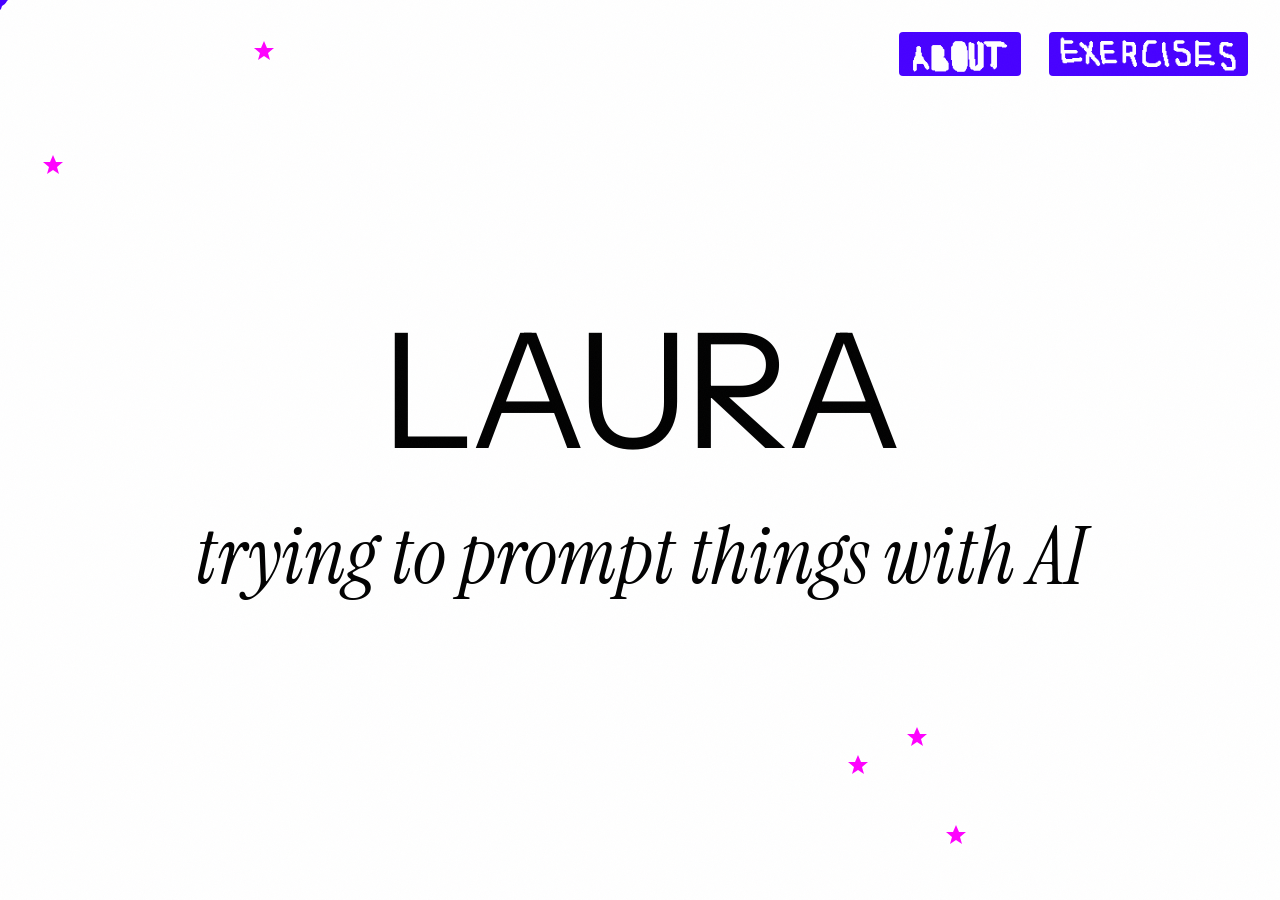
<file: index.html>
<!DOCTYPE html>
<html lang="en">
<head>
  <meta charset="UTF-8">
  <meta name="viewport" content="width=device-width, initial-scale=1.0">
  <title>Portfolio</title>
  <link rel="preconnect" href="https://fonts.googleapis.com">
  <link rel="preconnect" href="https://fonts.gstatic.com" crossorigin>
  <link href="https://fonts.googleapis.com/css2?family=Instrument+Sans:wght@400;700&family=Instrument+Serif:ital@0;1&display=swap" rel="stylesheet">
  <link rel="stylesheet" href="assets/css/main.css">
</head>
<body>

  <div id="cursor"></div>
  <div id="grain"></div>

  <nav class="nav">
    <a href="#" class="nav-link about-label" id="aboutBtn">
      <svg viewBox="0 400 1080 380" fill="currentColor" xmlns="http://www.w3.org/2000/svg">
        <path d="M566.65,454.28h-79.69c3.92,12.94-7.33,7.29-8.85,8.81s4.16,12.71-8.85,8.81v26.42c-15.41-3.43-2.3,12.23-17.71,8.81v140.89h8.85v61.64h8.85v26.42c13.01-3.9,7.33,7.29,8.85,8.81.83.82,8.03-.82,8.85,0s-.83,7.98,0,8.81c1.52,1.52,12.78-4.14,8.85,8.81h17.71v8.81h79.69c-1.14-9.28-.47-9.94,8.85-8.81v-17.61h8.85v-26.42h8.85v-167.31h-8.85v-44.03h-8.85v-17.61h-8.85c4.35-24.08-6.72-15.49-8.85-17.61-.58-.58.33-6.01,0-8.81h-17.71v-8.81ZM743.73,454.28c-24.21-4.33-15.58,6.69-17.71,8.81-.58.58-6.04-.33-8.85,0v26.42h8.85v211.34c-13.01-3.9-7.33,7.29-8.85,8.81s-12.78-4.14-8.85,8.81h-26.56c1.14-9.28.47-9.94-8.85-8.81v-79.25h-8.85v-158.51c-9.33,1.13-9.99.47-8.85-8.81-24.21-4.33-15.58,6.69-17.71,8.81-.58.58-6.04-.33-8.85,0v176.12h8.85v79.25h8.85c-4.35,24.08,6.72,15.49,8.85,17.61.58.58-.33,6.01,0,8.81h70.83c-3.92-12.94,7.33-7.29,8.85-8.81.83-.82-.83-7.98,0-8.81s8.03.82,8.85,0-.83-7.98,0-8.81,8.03.82,8.85,0c1.52-1.52-4.16-12.71,8.85-8.81v-246.56c-13.01,3.9-7.33-7.29-8.85-8.81-1.52-1.52-12.78,4.14-8.85-8.81ZM973.94,454.28h-177.08c-.89,0,3.58,13.55-8.85,8.81-4.35,24.08,6.72,15.49,8.85,17.61.67.67-.44,8.81,0,8.81h70.83v202.54h-8.85v26.42c9.33-1.13,9.99-.47,8.85,8.81,24.21,4.33,15.58-6.69,17.71-8.81.83-.82,8.03.82,8.85,0s-.83-7.98,0-8.81c.67-.67,8.85.44,8.85,0v-220.15h53.12v8.81h44.27c-1.14-9.28-.47-9.94,8.85-8.81,4.35-24.08-6.72-15.49-8.85-17.61-.58-.58.33-6.01,0-8.81h-26.56v-8.81ZM336.44,498.31h-88.54c-.44,0,.67,8.14,0,8.81s-8.85-.44-8.85,0v246.56c0,.88,13.63-3.56,8.85,8.81h26.56v8.81h115.1v-8.81c24.21,4.33,15.58-6.69,17.71-8.81.58-.58,6.04.33,8.85,0v-70.45h-8.85c4.35-24.08-6.72-15.49-8.85-17.61-1.52-1.52,4.16-12.71-8.85-8.81,4.35-24.08-6.72-15.49-8.85-17.61-.58-.58.33-6.01,0-8.81h-17.71v-17.61h8.85v-70.45c-15.41,3.43-2.3-12.23-17.71-8.81,4.35-24.08-6.72-15.49-8.85-17.61-.83-.82.83-7.98,0-8.81s-8.03.82-8.85,0,.83-7.98,0-8.81ZM44.26,656.81v105.67c0,.88,13.63-3.56,8.85,8.81,24.21,4.33,15.58-6.69,17.71-8.81.67-.67,8.85.44,8.85,0v-70.45h70.83c.89,0-3.58,13.55,8.85,8.81v17.61c18.53-4.03-.82,21.64,17.71,17.61-3.45,15.33,12.3,2.28,8.85,17.61,24.21,4.33,15.58-6.69,17.71-8.81.58-.58,6.04.33,8.85,0v-26.42h-8.85v-17.61c-18.53,4.03.82-21.64-17.71-17.61,3.92-12.94-7.33-7.29-8.85-8.81-.83-.82.83-7.98,0-8.81s-8.03.82-8.85,0c-1.52-1.52,4.16-12.71-8.85-8.81v-17.61h-8.85c4.35-24.08-6.72-15.49-8.85-17.61-1.52-1.52,4.16-12.71-8.85-8.81v-35.22h-8.85v-61.64c-9.33,1.13-9.99.47-8.85-8.81h-26.56c1.14,9.28.47,9.94-8.85,8.81v52.84h-8.85v44.03h-8.85v17.61h-8.85v26.42h-8.85Z"/>
        <path d="M336.44,498.31c.83.82-.83,7.98,0,8.81s8.03-.82,8.85,0-.83,7.98,0,8.81c2.13,2.12,13.2-6.47,8.85,17.61,15.41-3.43,2.3,12.23,17.71,8.81v70.45h-8.85v17.61h17.71c.33,2.8-.58,8.23,0,8.81,2.13,2.12,13.2-6.47,8.85,17.61,13.01-3.9,7.33,7.29,8.85,8.81,2.13,2.12,13.2-6.47,8.85,17.61h8.85v70.45c-2.81.33-8.28-.58-8.85,0-2.13,2.12,6.51,13.13-17.71,8.81v8.81h-115.1v-8.81h-26.56c4.77-12.37-8.85-7.93-8.85-8.81v-246.56c0-.44,8.18.67,8.85,0s-.44-8.81,0-8.81h88.54ZM274.47,533.53v70.45h44.27v-8.81h17.71v-35.22c-15.41,3.43-2.3-12.23-17.71-8.81v-17.61h-44.27ZM274.47,639.2v88.06h17.71v8.81h79.69c-1.14-9.28-.47-9.94,8.85-8.81v-26.42c-18.53,4.03.82-21.64-17.71-17.61,3.92-12.94-7.33-7.29-8.85-8.81-.83-.82.83-7.98,0-8.81-1.52-1.52-12.78,4.14-8.85-8.81h-17.71v-8.81h-26.56v-8.81h-26.56Z"/>
        <path d="M559.88,459.35v8.81h17.71c.33,2.8-.58,8.23,0,8.81,2.13,2.12,13.2-6.47,8.85,17.61h8.85v17.61h8.85v44.03h8.85v167.31h-8.85v26.42h-8.85v17.61c-9.33-1.13-9.99-.47-8.85,8.81h-79.69v-8.81h-17.71c3.92-12.94-7.33-7.29-8.85-8.81-.83-.82.83-7.98,0-8.81s-8.03.82-8.85,0c-1.52-1.52,4.16-12.71-8.85-8.81v-26.42h-8.85v-61.64h-8.85v-140.89c15.41,3.43,2.3-12.23,17.71-8.81v-26.42c13.01,3.9,7.33-7.29,8.85-8.81s12.78,4.14,8.85-8.81h79.69ZM542.17,494.58h-44.27v26.42c-15.41-3.43-2.3,12.23-17.71,8.81v105.67h8.85v61.64h8.85v26.42c9.33-1.13,9.99-.47,8.85,8.81h17.71v8.81h35.42c-1.14-9.28-.47-9.94,8.85-8.81v-26.42h8.85v-132.09h-8.85v-44.03c-18.53,4.03.82-21.64-17.71-17.61,3.92-12.94-7.33-7.29-8.85-8.81-.83-.82.83-7.98,0-8.81Z"/>
        <path d="M770.81,466.12c-3.92,12.94,7.33,7.29,8.85,8.81s-4.16,12.71,8.85,8.81v246.56c-13.01-3.9-7.33,7.29-8.85,8.81-.83.82-8.03-.82-8.85,0s.83,7.98,0,8.81-8.03-.82-8.85,0,.83,7.98,0,8.81c-1.52,1.52-12.78-4.14-8.85,8.81h-70.83c-.33-2.8.58-8.23,0-8.81-2.13-2.12-13.2,6.47-8.85-17.61h-8.85v-79.25h-8.85v-176.12c2.81-.33,8.28.58,8.85,0,2.13-2.12-6.51-13.13,17.71-8.81-1.14,9.28-.47,9.94,8.85,8.81v158.51h8.85v79.25c9.33-1.13,9.99-.47,8.85,8.81h26.56c-3.92-12.94,7.33-7.29,8.85-8.81s-4.16-12.71,8.85-8.81v-211.34h-8.85v-26.42c2.81-.33,8.28.58,8.85,0,2.13-2.12-6.51-13.13,17.71-8.81Z"/>
        <path d="M44.26,656.81h8.85v-26.42h8.85v-17.61h8.85v-44.03h8.85v-52.84c9.33,1.13,9.99.47,8.85-8.81h26.56c-1.14,9.28-.47,9.94,8.85,8.81v61.64h8.85v35.22c13.01-3.9,7.33,7.29,8.85,8.81,2.13,2.12,13.2-6.47,8.85,17.61h8.85v17.61c13.01-3.9,7.33,7.29,8.85,8.81.83.82,8.03-.82,8.85,0s-.83,7.98,0,8.81c1.52,1.52,12.78-4.14,8.85,8.81,18.53-4.03-.82,21.64,17.71,17.61v17.61h8.85v26.42c-2.82.33-8.28-.58-8.85,0-2.13,2.12,6.51,13.13-17.71,8.81,3.45-15.33-12.3-2.28-8.85-17.61-18.53,4.03.82-21.64-17.71-17.61v-17.61c-12.43,4.75-7.97-8.81-8.85-8.81h-70.83v70.45c0,.44-8.18-.67-8.85,0-2.13,2.12,6.51,13.13-17.71,8.81,4.77-12.37-8.85-7.93-8.85-8.81v-105.67ZM106.24,630.39c-.32-.32-9.43-1.66-8.85,2.2v15.41l-8.85,8.81h26.56v-17.61c-12.43,4.68-7.24-7.2-8.85-8.81Z"/>
        <path d="M999.32,477.96v8.81h26.56c.33,2.8-.58,8.23,0,8.81,2.13,2.12,13.2-6.47,8.85,17.61-9.33-1.13-9.99-.47-8.85,8.81h-44.27v-8.81h-53.12v220.15c0,.44-8.18-.67-8.85,0-.83.82.83,7.98,0,8.81s-8.03-.82-8.85,0c-2.13,2.12,6.51,13.13-17.71,8.81,1.14-9.28.47-9.94-8.85-8.81v-26.42h8.85v-202.54h-70.83c-.44,0,.67-8.14,0-8.81-2.13-2.12-13.2,6.47-8.85-17.61,12.44,4.75,7.97-8.81,8.85-8.81h177.08Z"/>
        <path d="M274.47,639.2h26.56v8.81h26.56v8.81h17.71c-3.92,12.94,7.33,7.29,8.85,8.81.83.82-.83,7.98,0,8.81,1.52,1.52,12.78-4.14,8.85,8.81,18.53-4.03-.82,21.64,17.71,17.61v26.42c-9.33-1.13-9.99-.47-8.85,8.81h-79.69v-8.81h-17.71v-88.06Z"/>
        <path d="M274.47,533.53h44.27v17.61c15.41-3.43,2.3,12.23,17.71,8.81v35.22h-17.71v8.81h-44.27v-70.45Z"/>
        <path d="M548.94,489.5c.83.82-.83,7.98,0,8.81,1.52,1.52,12.78-4.14,8.85,8.81,18.53-4.03-.82,21.64,17.71,17.61v44.03h8.85v132.09h-8.85v26.42c-9.33-1.13-9.99-.47-8.85,8.81h-35.42v-8.81h-17.71c1.14-9.28.47-9.94-8.85-8.81v-26.42h-8.85v-61.64h-8.85v-105.67c15.41,3.43,2.3-12.23,17.71-8.81v-26.42h44.27Z"/>
        <path d="M106.24,630.39c1.62,1.61-3.58,13.49,8.85,8.81v17.61h-26.56l8.85-8.81v-15.41c-.57-3.86,8.53-2.52,8.85-2.2Z"/>
      </svg>
    </a>
    <div class="nav-dropdown">
      <span class="nav-link exercises-label">
        <svg viewBox="165 430 770 155" fill="currentColor" xmlns="http://www.w3.org/2000/svg">
          <polygon points="751.52 451.97 755.38 451.97 755.38 448.14 763.11 448.14 763.11 451.97 766.97 451.97 766.97 455.81 813.33 455.81 813.33 459.64 817.2 459.64 817.2 467.31 813.33 467.31 813.33 471.14 766.97 471.14 766.97 509.48 817.2 509.48 817.2 513.32 821.06 513.32 821.06 520.99 817.2 520.99 817.2 524.82 766.97 524.82 766.97 536.32 821.06 536.32 821.06 540.16 832.65 540.16 832.65 543.99 836.52 543.99 836.52 551.66 832.65 551.66 832.65 555.49 813.33 555.49 813.33 551.66 766.97 551.66 766.97 559.33 763.11 559.33 763.11 563.16 755.38 563.16 755.38 559.33 751.52 559.33 751.52 451.97"/>
          <polygon points="191.33 505.65 191.33 524.82 195.19 524.82 195.19 528.65 222.24 528.65 222.24 524.82 253.14 524.82 253.14 520.99 260.87 520.99 260.87 524.82 264.73 524.82 264.73 536.32 260.87 536.32 260.87 540.16 229.96 540.16 229.96 543.99 199.06 543.99 199.06 547.82 183.6 547.82 183.6 543.99 179.74 543.99 179.74 532.49 175.88 532.49 175.88 505.65 172.01 505.65 172.01 440.47 175.88 440.47 175.88 436.64 183.6 436.64 183.6 440.47 187.47 440.47 187.47 448.14 222.24 448.14 222.24 451.97 226.1 451.97 226.1 459.64 222.24 459.64 222.24 463.47 187.47 463.47 187.47 490.31 241.55 490.31 241.55 494.15 245.42 494.15 245.42 501.82 241.55 501.82 241.55 505.65 191.33 505.65"/>
          <path d="M438.59,451.97h3.86v-3.83h7.73v3.83h3.86v3.83h34.77v3.83h3.86v7.67h3.86v42.18h-3.86v3.83h-3.86v7.67h3.86v11.5h3.86v11.5h3.86v15.34h-3.86v3.83h-7.73v-3.83h-3.86v-7.67h-3.86v-11.5h-3.86v-11.5h-3.86v-7.67h-3.86v-3.83h-15.45v26.84h-3.86v3.83h-7.73v-3.83h-3.86v-92.02ZM454.04,471.14v30.67h15.45v-3.83h11.59v-23h-3.86v-3.83h-23.18Z"/>
          <polygon points="894.47 455.81 894.47 459.64 909.92 459.64 909.92 463.47 913.78 463.47 913.78 471.14 909.92 471.14 909.92 474.98 886.74 474.98 886.74 471.14 875.15 471.14 875.15 474.98 871.29 474.98 871.29 497.98 879.01 497.98 879.01 501.82 882.88 501.82 882.88 505.65 894.47 505.65 894.47 509.48 909.92 509.48 909.92 513.32 913.78 513.32 913.78 517.15 917.65 517.15 917.65 520.99 921.51 520.99 921.51 532.49 925.37 532.49 925.37 570.83 921.51 570.83 921.51 574.66 917.65 574.66 917.65 578.5 879.01 578.5 879.01 574.66 875.15 574.66 875.15 570.83 871.29 570.83 871.29 563.16 867.42 563.16 867.42 559.33 863.56 559.33 863.56 547.82 867.42 547.82 867.42 543.99 875.15 543.99 875.15 547.82 879.01 547.82 879.01 551.66 882.88 551.66 882.88 555.49 886.74 555.49 886.74 563.16 909.92 563.16 909.92 540.16 906.06 540.16 906.06 528.65 902.19 528.65 902.19 524.82 886.74 524.82 886.74 520.99 875.15 520.99 875.15 517.15 871.29 517.15 871.29 513.32 863.56 513.32 863.56 509.48 859.7 509.48 859.7 505.65 855.83 505.65 855.83 467.31 859.7 467.31 859.7 459.64 863.56 459.64 863.56 455.81 894.47 455.81"/>
          <polygon points="701.3 448.14 701.3 451.97 705.16 451.97 705.16 459.64 701.3 459.64 701.3 463.47 674.25 463.47 674.25 478.81 678.12 478.81 678.12 482.64 705.16 482.64 705.16 486.48 712.89 486.48 712.89 490.31 720.61 490.31 720.61 494.15 724.48 494.15 724.48 497.98 728.34 497.98 728.34 505.65 732.2 505.65 732.2 547.82 728.34 547.82 728.34 551.66 724.48 551.66 724.48 555.49 716.75 555.49 716.75 559.33 678.12 559.33 678.12 555.49 674.25 555.49 674.25 551.66 670.39 551.66 670.39 543.99 666.53 543.99 666.53 528.65 670.39 528.65 670.39 524.82 678.12 524.82 678.12 528.65 681.98 528.65 681.98 536.32 685.84 536.32 685.84 543.99 709.02 543.99 709.02 540.16 716.75 540.16 716.75 513.32 712.89 513.32 712.89 505.65 705.16 505.65 705.16 501.82 697.43 501.82 697.43 497.98 670.39 497.98 670.39 494.15 662.66 494.15 662.66 490.31 658.8 490.31 658.8 455.81 662.66 455.81 662.66 451.97 666.53 451.97 666.53 448.14 701.3 448.14"/>
          <polygon points="396.09 451.97 396.09 455.81 399.95 455.81 399.95 463.47 396.09 463.47 396.09 467.31 357.45 467.31 357.45 490.31 399.95 490.31 399.95 494.15 403.82 494.15 403.82 501.82 399.95 501.82 399.95 505.65 361.32 505.65 361.32 524.82 365.18 524.82 365.18 532.49 411.54 532.49 411.54 536.32 415.41 536.32 415.41 543.99 411.54 543.99 411.54 547.82 361.32 547.82 361.32 551.66 353.59 551.66 353.59 547.82 349.73 547.82 349.73 532.49 345.86 532.49 345.86 513.32 342 513.32 342 455.81 345.86 455.81 345.86 451.97 396.09 451.97"/>
          <path d="M280.19,509.48h3.86v-11.5h-3.86v-3.83h-3.86v-3.83h-3.86v-7.67h-7.73v-3.83h-3.86v-3.83h-3.86v-3.83h-3.86v-11.5h3.86v-3.83h7.73v3.83h3.86v3.83h3.86v3.83h7.73v3.83h3.86v3.83h3.86c.36,4.01-2.23,8.95,3.86,7.67v-11.5h3.86v-15.34h3.86v-3.83h7.73v3.83h3.86v23h-3.86v15.34h-3.86v3.83h3.86v7.67h3.86v3.83h3.86v3.83h3.86v7.67h3.86v3.83h3.86v3.83h3.86v3.83h3.86v3.83h3.86v7.67h3.86v11.5h-3.86v3.83h-7.73v-3.83h-3.86v-3.83h-3.86v-7.67h-3.86v-3.83h-3.86v-3.83h-3.86v-3.83h-3.86v-3.83h-3.86v-7.67h-3.86l-3.86-3.83v30.67h-3.86v3.83h-7.73v-3.83h-3.86v-38.34Z"/>
          <polygon points="581.53 448.14 581.53 451.97 585.39 451.97 585.39 459.64 581.53 459.64 581.53 463.47 550.62 463.47 550.62 467.31 546.76 467.31 546.76 474.98 542.9 474.98 542.9 497.98 539.03 497.98 539.03 540.16 542.9 540.16 542.9 543.99 550.62 543.99 550.62 547.82 581.53 547.82 581.53 543.99 589.26 543.99 589.26 540.16 593.12 540.16 593.12 536.32 600.85 536.32 600.85 540.16 604.71 540.16 604.71 551.66 600.85 551.66 600.85 555.49 596.98 555.49 596.98 559.33 589.26 559.33 589.26 563.16 542.9 563.16 542.9 559.33 535.17 559.33 535.17 555.49 531.31 555.49 531.31 551.66 527.44 551.66 527.44 547.82 523.58 547.82 523.58 490.31 527.44 490.31 527.44 467.31 531.31 467.31 531.31 459.64 535.17 459.64 535.17 455.81 539.03 455.81 539.03 451.97 542.9 451.97 542.9 448.14 581.53 448.14"/>
          <polygon points="608.58 459.64 612.44 459.64 612.44 455.81 620.17 455.81 620.17 459.64 624.03 459.64 624.03 494.15 627.89 494.15 627.89 513.32 631.76 513.32 631.76 528.65 635.62 528.65 635.62 547.82 639.48 547.82 639.48 559.33 635.62 559.33 635.62 563.16 627.89 563.16 627.89 559.33 624.03 559.33 624.03 555.49 620.17 555.49 620.17 536.32 616.3 536.32 616.3 520.99 612.44 520.99 612.44 501.82 608.58 501.82 608.58 459.64"/>
        </svg>
      </span>
      <div class="dropdown-menu" id="dropdownMenu">
        <a href="exercise1.html" class="dropdown-item">
          <svg viewBox="0 400 1080 300" fill="currentColor" xmlns="http://www.w3.org/2000/svg" style="height: 1.2em; width: auto; display: block;">
            <path d="M896.28,415.54h-4.31v1.44h-1.44v1.44h-1.44v2.87h-1.44v4.31h-1.44v4.31h-1.44v5.74h-1.44v5.74h-1.44v11.49h-1.44v14.36h-1.44v2.87h-1.44v8.62h-1.44v2.87h-1.44v4.31h-1.44v7.18h-1.44v5.74h-1.44v5.74h-1.44v2.87h-1.44v4.31h-1.44v2.87h-1.44v5.74h-1.44v5.74h-1.44v5.74h-1.44v5.74h-1.44v5.74h-1.44v5.74h-1.44v5.74h-1.44v5.74h-1.44v8.62h-1.44v4.31h-1.44v4.31h-1.44v4.31h-1.44v4.31h-1.44v4.31h-1.44v4.31h-1.44v5.74h-1.44v8.62h-1.44v7.18h-1.44v5.74h-1.44v8.62h-1.44v15.79h1.44v1.44h1.44v1.44h4.31v-1.44h1.44v-1.44h1.44v-12.92h1.44v-8.62h1.44v-5.74h1.44v-7.18h1.44v-8.62h1.44v-5.74h1.44v-4.31h1.44v-4.31h1.44v-4.31h1.44v-4.31h1.44v-4.31h1.44v-4.31h1.44v-1.44h94.91v2.87h1.44v2.87h1.44v2.87h1.44v2.87h1.44v2.87h1.44v4.31h1.44v2.87h1.44v2.87h1.44v4.31h1.44v2.87h1.44v4.31h1.44v2.87h1.44v2.87h1.44v2.87h1.44v10.05h1.44v4.31h1.44v5.74h1.44v5.74h1.44v4.31h1.44v5.74h1.44v1.44h1.44v1.44h4.31v-1.44h1.44v-1.44h1.44v-8.62h-1.44v-4.31h-1.44v-5.74h-1.44v-5.74h-1.44v-4.31h-1.44v-10.05h-1.44v-2.87h-1.44v-2.87h-1.44v-2.87h-1.44v-4.31h-1.44v-2.87h-1.44v-4.31h-1.44v-2.87h-1.44v-2.87h-1.44v-4.31h-1.44v-2.87h-1.44v-2.87h-1.44v-2.87h-1.44v-2.87h1.44v-1.44h1.44v-4.31h-1.44v-1.44h-1.44v-1.44h-1.44v-1.44h-4.31v-2.87h-1.44v-2.87h-1.44v-4.31h-1.44v-2.87h-1.44v-2.87h-1.44v-2.87h-1.44v-2.87h-1.44v-2.87h-1.44v-2.87h-1.44v-2.87h-1.44v-2.87h-1.44v-2.87h-1.44v-2.87h-1.44v-2.87h-1.44v-2.87h-1.44v-2.87h-1.44v-2.87h-1.44v-2.87h-1.44v-4.31h-1.44v-2.87h-1.44v-2.87h-1.44v-2.87h-1.44v-2.87h-1.44v-2.87h-1.44v-2.87h-1.44v-2.87h-1.44v-2.87h-1.44v-2.87h-1.44v-2.87h-1.44v-2.87h-1.44v-2.87h-1.44v-2.87h-1.44v-2.87h-1.44v-2.87h-1.44v-2.87h-1.44v-2.87h-1.44v-2.87h-1.44v-2.87h-1.44v-2.87h-1.44v-2.87h-1.44v-1.44h-1.44v-2.87h-1.44v-2.87h-1.44v-2.87h-1.44v-2.87h-1.44v-2.87h-1.44v-11.49h-1.44v-1.44h-1.44v-1.44ZM141.3,416.98h-44.58v1.44h-1.44v1.44h-2.88v-1.44h-4.31v1.44h-1.44v1.44h-1.44v63.18h1.44v20.1h1.44v21.54h1.44v20.1h1.44v1.44h-1.44v4.31h1.44v30.15h1.44v30.15h1.44v40.2h1.44v1.44h1.44v1.44h4.31v-1.44h1.44v-1.44h1.44v-43.08h-1.44v-30.15h-1.44v-24.41h2.88v-1.44h7.19v-1.44h7.19v-1.44h7.19v-1.44h1.44v-1.44h7.19v-1.44h1.44v1.44h1.44v4.31h1.44v4.31h1.44v2.87h1.44v2.87h1.44v2.87h1.44v2.87h1.44v4.31h1.44v4.31h1.44v2.87h1.44v4.31h1.44v5.74h1.44v4.31h1.44v4.31h1.44v2.87h1.44v2.87h1.44v2.87h1.44v2.87h1.44v2.87h1.44v2.87h1.44v2.87h1.44v2.87h1.44v2.87h1.44v2.87h1.44v2.87h1.44v4.31h1.44v4.31h1.44v2.87h1.44v2.87h1.44v1.44h1.44v1.44h4.31v-1.44h1.44v-1.44h1.44v-7.18h-1.44v-2.87h-1.44v-4.31h-1.44v-2.87h-1.44v-2.87h-1.44v-2.87h-1.44v-2.87h-1.44v-2.87h-1.44v-2.87h-1.44v-2.87h-1.44v-2.87h-1.44v-2.87h-1.44v-2.87h-1.44v-2.87h-1.44v-2.87h-1.44v-2.87h-1.44v-4.31h-1.44v-4.31h-1.44v-5.74h-1.44v-4.31h-1.44v-2.87h-1.44v-4.31h-1.44v-4.31h-1.44v-2.87h-1.44v-2.87h-1.44v-2.87h-1.44v-2.87h-1.44v-4.31h-1.44v-4.31h-1.44v-2.87l-1.44-1.44h2.88v-1.44h2.88v-1.44h4.31v-1.44h4.31v-1.44h2.88v-1.44h1.44v-1.44h1.44v-1.44h2.88v-1.44h1.44v-1.44h1.44v-1.44h1.44v-1.44h1.44v-1.44h1.44v-1.44h1.44v-1.44h1.44v-2.87h1.44v-1.44h1.44v-1.44h1.44v-2.87h1.44v-4.31h1.44v-1.44h1.44v-2.87h1.44v-30.15h-1.44v-2.87h-1.44v-5.74h-1.44v-2.87h-1.44v-2.87h-1.44v-2.87h-1.44v-2.87h-1.44v-2.87h-1.44v-4.31h-1.44v-1.44h-1.44v-1.44h-1.44v-1.44h-1.44v-1.44h-1.44v-1.44h-1.44v-2.87h-1.44v-1.44h-1.44v-1.44h-1.44v-1.44h-1.44v-1.44h-1.44v-1.44h-1.44v-1.44h-1.44v-1.44h-2.88v-1.44h-2.88v-1.44h-1.44v-1.44h-2.88v-1.44h-2.88v-1.44h-2.88v-1.44ZM729.46,435.65h51.77v162.25h-1.44v14.36h-1.44v20.1h-1.44v17.23h-1.44v7.18h1.44v1.44h1.44v1.44h4.31v-1.44h1.44v-1.44h1.44v-4.31h1.44v-17.23h1.44v-20.1h1.44v-14.36h1.44v-165.13h5.75v-1.44h12.94v-1.44h10.07v-1.44h8.63v-1.44h7.19v-1.44h8.63v-1.44h1.44v-1.44h1.44v-4.31h-1.44v-1.44h-1.44v-1.44h-11.5v1.44h-7.19v1.44h-8.63v1.44h-10.07v1.44h-12.94v1.44h-67.59v1.44h-1.44v1.44h-1.44v1.44h-1.44v4.31h1.44v1.44h1.44v1.44h4.31v-1.44ZM223.27,419.85h-4.31v1.44h-1.44v1.44h-1.44v37.33h1.44v20.1h1.44v27.28h1.44v14.36h1.44v12.92h1.44v5.74h1.44v10.05h1.44v10.05h1.44v11.49h1.44v74.67h1.44v4.31h1.44v1.44h1.44v1.44h4.31v-1.44h1.44v-1.44h1.44v-7.18h-1.44v-74.67h-1.44v-11.49h-1.44v-10.05h-1.44v-10.05h-1.44v-5.74h-1.44v-12.92h-1.44v-14.36h-1.44v-27.28h-1.44v-20.1h-1.44v-34.46h-1.44v-1.44h-1.44v-1.44ZM444.73,551.95h89.16v-1.44h1.44v-1.44h1.44v-4.31h-1.44v-1.44h-1.44v-1.44h-89.16v-15.79h-1.44v-12.92h-1.44v-11.49h-1.44v-5.74h-1.44v-8.62h-1.44v-8.62h-1.44v-44.51h5.75v1.44h12.94v1.44h11.5v1.44h48.89v1.44h20.13v-1.44h1.44v-1.44h1.44v-4.31h-1.44v-1.44h-1.44v-1.44h-17.26v-1.44h-48.89v-1.44h-11.5v-1.44h-12.94v-1.44h-8.63v-1.44h-1.44v-1.44h-1.44v-1.44h-4.31v1.44h-1.44v1.44h-1.44v58.87h1.44v8.62h1.44v8.62h1.44v5.74h1.44v11.49h1.44v12.92h1.44v50.26h-1.44v11.49h-1.44v14.36h-1.44v54.56h1.44v1.44h1.44v1.44h60.4v-1.44h12.94v-1.44h31.64v-1.44h7.19v-1.44h1.44v-1.44h1.44v-4.31h-1.44v-1.44h-1.44v-1.44h-10.07v1.44h-31.64v1.44h-12.94v1.44h-50.33v-44.51h1.44v-14.36h1.44v-11.49h1.44v-30.15ZM644.62,652.46v-215.38h12.94v1.44h14.38v1.44h33.08v-1.44h7.19v-1.44h1.44v-1.44h1.44v-4.31h-1.44v-1.44h-1.44v-1.44h-10.07v1.44h-27.32v-1.44h-14.38v-1.44h-14.38v-1.44h-4.31v-1.44h-7.19v-1.44h-4.31v-1.44h-38.83v1.44h-7.19v1.44h-5.75v1.44h-7.19v1.44h-5.75v1.44h-1.44v1.44h-1.44v4.31h1.44v1.44h1.44v1.44h8.63v-1.44h7.19v-1.44h5.75v-1.44h7.19v-1.44h33.08v1.44h4.31v1.44h2.88v218.25h1.44v1.44h1.44v1.44h4.31v-1.44h1.44v-1.44h1.44ZM380.02,427.03h-18.69v1.44h-7.19v1.44h-8.63v1.44h-7.19v1.44h-2.88v1.44h-2.88v1.44h-2.88v1.44h-1.44v1.44h-2.88v1.44h-2.88v1.44h-1.44v1.44h-1.44v1.44h-2.88v1.44h-1.44v1.44h-1.44v1.44h-1.44v1.44h-1.44v1.44h-1.44v2.87h-1.44v2.87h-1.44v1.44h-1.44v1.44h-1.44v2.87h-1.44v4.31h-1.44v2.87h-1.44v2.87h-1.44v2.87h-1.44v2.87h-1.44v2.87h-1.44v2.87h-1.44v4.31h-1.44v4.31h-1.44v5.74h-1.44v4.31h-1.44v4.31h-1.44v4.31h-1.44v4.31h-1.44v7.18h-1.44v8.62h-1.44v10.05h-1.44v8.62h-1.44v48.82h1.44v10.05h1.44v8.62h1.44v8.62h1.44v2.87h1.44v4.31h1.44v1.44h1.44v1.44h1.44v2.87h1.44v1.44h1.44v1.44h1.44v1.44h1.44v1.44h1.44v1.44h2.88v1.44h1.44v1.44h1.44v1.44h2.88v1.44h2.88v1.44h1.44v1.44h1.44v1.44h7.19v1.44h7.19v1.44h57.52v-1.44h5.75v-1.44h4.31v-1.44h1.44v-1.44h1.44v-4.31h-1.44v-1.44h-1.44v-1.44h-7.19v1.44h-5.75v1.44h-51.77v-1.44h-7.19v-1.44h-7.19v-1.44h-1.44v-1.44h-1.44v-1.44h-2.88v-1.44h-2.88v-1.44h-1.44v-1.44h-1.44v-1.44h-2.88v-2.87h-1.44v-1.44h-1.44v-1.44h-1.44v-4.31h-1.44v-2.87h-1.44v-8.62h-1.44v-8.62h-1.44v-10.05h-1.44v-43.08h1.44v-8.62h1.44v-10.05h1.44v-8.62h1.44v-7.18h1.44v-4.31h1.44v-4.31h1.44v-4.31h1.44v-4.31h1.44v-5.74h1.44v-4.31h1.44v-4.31h1.44v-2.87h1.44v-2.87h1.44v-2.87h1.44v-2.87h1.44v-2.87h1.44v-2.87h1.44v-4.31h1.44v-2.87h1.44v-1.44h1.44v-1.44h1.44v-2.87h1.44v-2.87h2.88v-1.44h1.44v-1.44h1.44v-1.44h2.88v-1.44h2.88v-1.44h1.44v-1.44h2.88v-1.44h2.88v-1.44h2.88v-1.44h7.19v-1.44h8.63v-1.44h7.19v-1.44h15.82v-1.44h1.44v-1.44h1.44v-4.31h-1.44v-1.44h-1.44v-1.44Z"/>
            <path d="M141.3,416.98v1.44h2.88v1.44h2.88v1.44h2.88v1.44h1.44v1.44h2.88v1.44h2.88v1.44h1.44v1.44h1.44v1.44h1.44v1.44h1.44v1.44h1.44v1.44h1.44v1.44h1.44v2.87h1.44v1.44h1.44v1.44h1.44v1.44h1.44v1.44h1.44v1.44h1.44v4.31h1.44v2.87h1.44v2.87h1.44v2.87h1.44v2.87h1.44v2.87h1.44v5.74h1.44v2.87h1.44v30.15h-1.44v2.87h-1.44v1.44h-1.44v4.31h-1.44v2.87h-1.44v1.44h-1.44v1.44h-1.44v2.87h-1.44v1.44h-1.44v1.44h-1.44v1.44h-1.44v1.44h-1.44v1.44h-1.44v1.44h-1.44v1.44h-2.88v1.44h-1.44v1.44h-1.44v1.44h-2.88v1.44h-4.31v1.44h-4.31v1.44h-2.88v1.44h-2.88l1.44,1.44v2.87h1.44v4.31h1.44v4.31h1.44v2.87h1.44v2.87h1.44v2.87h1.44v2.87h1.44v4.31h1.44v4.31h1.44v2.87h1.44v4.31h1.44v5.74h1.44v4.31h1.44v4.31h1.44v2.87h1.44v2.87h1.44v2.87h1.44v2.87h1.44v2.87h1.44v2.87h1.44v2.87h1.44v2.87h1.44v2.87h1.44v2.87h1.44v2.87h1.44v2.87h1.44v2.87h1.44v4.31h1.44v2.87h1.44v7.18h-1.44v1.44h-1.44v1.44h-4.31v-1.44h-1.44v-1.44h-1.44v-2.87h-1.44v-2.87h-1.44v-4.31h-1.44v-4.31h-1.44v-2.87h-1.44v-2.87h-1.44v-2.87h-1.44v-2.87h-1.44v-2.87h-1.44v-2.87h-1.44v-2.87h-1.44v-2.87h-1.44v-2.87h-1.44v-2.87h-1.44v-2.87h-1.44v-2.87h-1.44v-4.31h-1.44v-4.31h-1.44v-5.74h-1.44v-4.31h-1.44v-2.87h-1.44v-4.31h-1.44v-4.31h-1.44v-2.87h-1.44v-2.87h-1.44v-2.87h-1.44v-2.87h-1.44v-4.31h-1.44v-4.31h-1.44v-1.44h-1.44v1.44h-7.19v1.44h-1.44v1.44h-7.19v1.44h-7.19v1.44h-7.19v1.44h-2.88v24.41h1.44v30.15h1.44v43.08h-1.44v1.44h-1.44v1.44h-4.31v-1.44h-1.44v-1.44h-1.44v-40.2h-1.44v-30.15h-1.44v-30.15h-1.44v-4.31h1.44v-1.44h-1.44v-20.1h-1.44v-21.54h-1.44v-20.1h-1.44v-63.18h1.44v-1.44h1.44v-1.44h4.31v1.44h2.88v-1.44h1.44v-1.44h44.58ZM96.72,425.59l-1.44.36v55.64h1.44v20.1h1.44v21.54h1.44v20.1h8.63v-1.44h7.19v-1.44h7.19v-1.44h1.44v-1.44h7.19v-1.44h1.44v-1.44h2.88v-1.44h2.88v-1.44h2.88v-1.44h2.88v-1.44h2.88v-1.44h4.31v-1.44h4.31v-1.44h2.88v-1.44h1.44v-1.44h1.44v-1.44h2.88v-1.44h1.44v-1.44h1.44v-2.87h1.44v-1.44h1.44v-1.44h1.44v-2.87h1.44v-4.31h1.44v-1.44h1.44v-2.87h1.44v-24.41h-1.44v-2.87h-1.44v-5.74h-1.44v-2.87h-1.44v-2.87h-1.44v-2.87h-1.44v-2.87h-1.44v-2.87h-1.44v-4.31h-1.44v-1.44h-1.44v-1.44h-1.44v-1.44h-1.44v-1.44h-1.44v-1.44h-1.44v-2.87h-1.44v-1.44h-1.44v-1.44h-2.88v-1.44h-2.88v-1.44h-1.44v-1.44h-2.88v-1.44h-2.88v-1.44h-2.88v-1.44h-41.34l-.36-1.44Z"/>
            <path d="M896.28,415.54v1.44h1.44v1.44h1.44v11.49h1.44v2.87h1.44v2.87h1.44v2.87h1.44v2.87h1.44v2.87h1.44v1.44h1.44v2.87h1.44v2.87h1.44v2.87h1.44v2.87h1.44v2.87h1.44v2.87h1.44v2.87h1.44v2.87h1.44v2.87h1.44v2.87h1.44v2.87h1.44v2.87h1.44v2.87h1.44v2.87h1.44v2.87h1.44v2.87h1.44v2.87h1.44v2.87h1.44v2.87h1.44v4.31h1.44v2.87h1.44v2.87h1.44v2.87h1.44v2.87h1.44v2.87h1.44v2.87h1.44v2.87h1.44v2.87h1.44v2.87h1.44v2.87h1.44v2.87h1.44v2.87h1.44v2.87h1.44v2.87h1.44v4.31h1.44v2.87h1.44v2.87h4.31v1.44h1.44v1.44h1.44v1.44h1.44v4.31h-1.44v1.44h-1.44v2.87h1.44v2.87h1.44v2.87h1.44v2.87h1.44v4.31h1.44v2.87h1.44v2.87h1.44v4.31h1.44v2.87h1.44v4.31h1.44v2.87h1.44v2.87h1.44v2.87h1.44v10.05h1.44v4.31h1.44v5.74h1.44v5.74h1.44v4.31h1.44v8.62h-1.44v1.44h-1.44v1.44h-4.31v-1.44h-1.44v-1.44h-1.44v-5.74h-1.44v-4.31h-1.44v-5.74h-1.44v-5.74h-1.44v-4.31h-1.44v-10.05h-1.44v-2.87h-1.44v-2.87h-1.44v-2.87h-1.44v-4.31h-1.44v-2.87h-1.44v-4.31h-1.44v-2.87h-1.44v-2.87h-1.44v-4.31h-1.44v-2.87h-1.44v-2.87h-1.44v-2.87h-1.44v-2.87h-1.44v-2.87h-94.91v1.44h-1.44v4.31h-1.44v4.31h-1.44v4.31h-1.44v4.31h-1.44v4.31h-1.44v4.31h-1.44v5.74h-1.44v8.62h-1.44v7.18h-1.44v5.74h-1.44v8.62h-1.44v12.92h-1.44v1.44h-1.44v1.44h-4.31v-1.44h-1.44v-1.44h-1.44v-15.79h1.44v-8.62h1.44v-5.74h1.44v-7.18h1.44v-8.62h1.44v-5.74h1.44v-4.31h1.44v-4.31h1.44v-4.31h1.44v-4.31h1.44v-4.31h1.44v-4.31h1.44v-8.62h1.44v-5.74h1.44v-5.74h1.44v-5.74h1.44v-5.74h1.44v-5.74h1.44v-5.74h1.44v-5.74h1.44v-5.74h1.44v-2.87h1.44v-4.31h1.44v-2.87h1.44v-5.74h1.44v-5.74h1.44v-7.18h1.44v-4.31h1.44v-2.87h1.44v-8.62h1.44v-2.87h1.44v-14.36h1.44v-11.49h1.44v-5.74h1.44v-5.74h1.44v-4.31h1.44v-4.31h1.44v-2.87h1.44v-1.44h1.44v-1.44h4.31ZM864.64,560.57h87.72v-2.87h-1.44v-4.31h-1.44v-2.87h-1.44v-2.87h-1.44v-2.87h-1.44v-2.87h-1.44v-2.87h-1.44v-2.87h-1.44v-2.87h-1.44v-2.87h-1.44v-2.87h-1.44v-2.87h-1.44v-2.87h-1.44v-2.87h-1.44v-2.87h-1.44v-2.87h-1.44v-4.31h-1.44v-2.87h-1.44v-2.87h-1.44v-2.87h-1.44v-2.87h-1.44v-2.87h-1.44v-2.87h-1.44v-2.87h-1.44v-2.87h-1.44v-2.87h-1.44v-2.87h-1.44v-2.87h-1.44v-2.87h-1.44v-2.87h-1.44v-2.87h-1.44v-2.87h-1.44v-2.87h-1.44v-2.87h-1.44v-2.87h-1.44v-2.87h-1.44v-2.87h-1.44v-1.44h-1.44v-2.87h-1.44c-.13-1.5.83-3.35-1.44-2.87v2.87h-1.44v11.49h-1.44v14.36h-1.44v2.87h-1.44v8.62h-1.44v2.87h-1.44v4.31h-1.44v7.18h-1.44v5.74h-1.44v5.74h-1.44v2.87h-1.44v4.31h-1.44v2.87h-1.44v5.74h-1.44v5.74h-1.44v5.74h-1.44v5.74h-1.44v5.74h-1.44v5.74h-1.44v5.74h-1.44v2.87Z"/>
            <polygon points="444.73 551.95 444.73 582.11 443.29 582.11 443.29 593.59 441.85 593.59 441.85 607.95 440.41 607.95 440.41 652.46 490.75 652.46 490.75 651.03 503.69 651.03 503.69 649.59 535.33 649.59 535.33 648.16 545.39 648.16 545.39 649.59 546.83 649.59 546.83 651.03 548.27 651.03 548.27 655.33 546.83 655.33 546.83 656.77 545.39 656.77 545.39 658.21 538.2 658.21 538.2 659.64 506.57 659.64 506.57 661.08 493.62 661.08 493.62 662.51 433.22 662.51 433.22 661.08 431.79 661.08 431.79 659.64 430.35 659.64 430.35 605.08 431.79 605.08 431.79 590.72 433.22 590.72 433.22 579.23 434.66 579.23 434.66 528.98 433.22 528.98 433.22 516.05 431.79 516.05 431.79 504.57 430.35 504.57 430.35 498.82 428.91 498.82 428.91 490.21 427.47 490.21 427.47 481.59 426.03 481.59 426.03 422.72 427.47 422.72 427.47 421.29 428.91 421.29 428.91 419.85 433.22 419.85 433.22 421.29 434.66 421.29 434.66 422.72 436.1 422.72 436.1 424.16 444.73 424.16 444.73 425.59 457.67 425.59 457.67 427.03 469.18 427.03 469.18 428.47 518.07 428.47 518.07 429.9 535.33 429.9 535.33 431.34 536.76 431.34 536.76 432.77 538.2 432.77 538.2 437.08 536.76 437.08 536.76 438.52 535.33 438.52 535.33 439.95 515.19 439.95 515.19 438.52 466.3 438.52 466.3 437.08 454.8 437.08 454.8 435.65 441.85 435.65 441.85 434.21 436.1 434.21 436.1 478.72 437.54 478.72 437.54 487.34 438.98 487.34 438.98 495.95 440.41 495.95 440.41 501.7 441.85 501.7 441.85 513.18 443.29 513.18 443.29 526.11 444.73 526.11 444.73 541.9 533.89 541.9 533.89 543.34 535.33 543.34 535.33 544.77 536.76 544.77 536.76 549.08 535.33 549.08 535.33 550.52 533.89 550.52 533.89 551.95 444.73 551.95"/>
            <polygon points="380.02 427.03 380.02 428.47 381.45 428.47 381.45 429.9 382.89 429.9 382.89 434.21 381.45 434.21 381.45 435.65 380.02 435.65 380.02 437.08 364.2 437.08 364.2 438.52 357.01 438.52 357.01 439.95 348.38 439.95 348.38 441.39 341.19 441.39 341.19 442.82 338.31 442.82 338.31 444.26 335.44 444.26 335.44 445.7 332.56 445.7 332.56 447.13 331.12 447.13 331.12 448.57 328.25 448.57 328.25 450 325.37 450 325.37 451.44 323.93 451.44 323.93 452.88 322.49 452.88 322.49 454.31 319.62 454.31 319.62 457.18 318.18 457.18 318.18 460.06 316.74 460.06 316.74 461.49 315.3 461.49 315.3 462.93 313.87 462.93 313.87 465.8 312.43 465.8 312.43 470.11 310.99 470.11 310.99 472.98 309.55 472.98 309.55 475.85 308.11 475.85 308.11 478.72 306.68 478.72 306.68 481.59 305.24 481.59 305.24 484.47 303.8 484.47 303.8 487.34 302.36 487.34 302.36 491.64 300.92 491.64 300.92 495.95 299.49 495.95 299.49 501.7 298.05 501.7 298.05 506 296.61 506 296.61 510.31 295.17 510.31 295.17 514.62 293.73 514.62 293.73 518.93 292.3 518.93 292.3 526.11 290.86 526.11 290.86 534.72 289.42 534.72 289.42 544.77 287.98 544.77 287.98 553.39 286.54 553.39 286.54 596.46 287.98 596.46 287.98 606.52 289.42 606.52 289.42 615.13 290.86 615.13 290.86 623.75 292.3 623.75 292.3 626.62 293.73 626.62 293.73 630.93 295.17 630.93 295.17 632.36 296.61 632.36 296.61 633.8 298.05 633.8 298.05 636.67 300.92 636.67 300.92 638.1 302.36 638.1 302.36 639.54 303.8 639.54 303.8 640.98 306.68 640.98 306.68 642.41 309.55 642.41 309.55 643.85 310.99 643.85 310.99 645.28 312.43 645.28 312.43 646.72 319.62 646.72 319.62 648.16 326.81 648.16 326.81 649.59 378.58 649.59 378.58 648.16 384.33 648.16 384.33 646.72 391.52 646.72 391.52 648.16 392.96 648.16 392.96 649.59 394.4 649.59 394.4 653.9 392.96 653.9 392.96 655.33 391.52 655.33 391.52 656.77 387.21 656.77 387.21 658.21 381.45 658.21 381.45 659.64 323.93 659.64 323.93 658.21 316.74 658.21 316.74 656.77 309.55 656.77 309.55 655.33 308.11 655.33 308.11 653.9 306.68 653.9 306.68 652.46 303.8 652.46 303.8 651.03 300.92 651.03 300.92 649.59 299.49 649.59 299.49 648.16 298.05 648.16 298.05 646.72 295.17 646.72 295.17 645.28 293.73 645.28 293.73 643.85 292.3 643.85 292.3 642.41 290.86 642.41 290.86 640.98 289.42 640.98 289.42 639.54 287.98 639.54 287.98 636.67 286.54 636.67 286.54 635.23 285.1 635.23 285.1 633.8 283.67 633.8 283.67 629.49 282.23 629.49 282.23 626.62 280.79 626.62 280.79 618 279.35 618 279.35 609.39 277.91 609.39 277.91 599.34 276.48 599.34 276.48 550.52 277.91 550.52 277.91 541.9 279.35 541.9 279.35 531.85 280.79 531.85 280.79 523.23 282.23 523.23 282.23 516.05 283.67 516.05 283.67 511.75 285.1 511.75 285.1 507.44 286.54 507.44 286.54 503.13 287.98 503.13 287.98 498.82 289.42 498.82 289.42 493.08 290.86 493.08 290.86 488.77 292.3 488.77 292.3 484.47 293.73 484.47 293.73 481.59 295.17 481.59 295.17 478.72 296.61 478.72 296.61 475.85 298.05 475.85 298.05 472.98 299.49 472.98 299.49 470.11 300.92 470.11 300.92 467.23 302.36 467.23 302.36 462.93 303.8 462.93 303.8 460.06 305.24 460.06 305.24 458.62 306.68 458.62 306.68 457.18 308.11 457.18 308.11 454.31 309.55 454.31 309.55 451.44 310.99 451.44 310.99 450 312.43 450 312.43 448.57 313.87 448.57 313.87 447.13 315.3 447.13 315.3 445.7 316.74 445.7 316.74 444.26 319.62 444.26 319.62 442.82 321.06 442.82 321.06 441.39 322.49 441.39 322.49 439.95 325.37 439.95 325.37 438.52 328.25 438.52 328.25 437.08 329.68 437.08 329.68 435.65 332.56 435.65 332.56 434.21 335.44 434.21 335.44 432.77 338.31 432.77 338.31 431.34 345.5 431.34 345.5 429.9 354.13 429.9 354.13 428.47 361.32 428.47 361.32 427.03 380.02 427.03"/>
            <polygon points="644.62 652.46 643.18 652.46 643.18 653.9 641.74 653.9 641.74 655.33 637.43 655.33 637.43 653.9 635.99 653.9 635.99 652.46 634.55 652.46 634.55 434.21 631.68 434.21 631.68 432.77 627.36 432.77 627.36 431.34 594.29 431.34 594.29 432.77 587.1 432.77 587.1 434.21 581.34 434.21 581.34 435.65 574.15 435.65 574.15 437.08 565.53 437.08 565.53 435.65 564.09 435.65 564.09 434.21 562.65 434.21 562.65 429.9 564.09 429.9 564.09 428.47 565.53 428.47 565.53 427.03 571.28 427.03 571.28 425.59 578.47 425.59 578.47 424.16 584.22 424.16 584.22 422.72 591.41 422.72 591.41 421.29 630.24 421.29 630.24 422.72 634.55 422.72 634.55 424.16 641.74 424.16 641.74 425.59 646.06 425.59 646.06 427.03 660.44 427.03 660.44 428.47 674.82 428.47 674.82 429.9 702.14 429.9 702.14 428.47 712.21 428.47 712.21 429.9 713.65 429.9 713.65 431.34 715.08 431.34 715.08 435.65 713.65 435.65 713.65 437.08 712.21 437.08 712.21 438.52 705.02 438.52 705.02 439.95 671.94 439.95 671.94 438.52 657.56 438.52 657.56 437.08 644.62 437.08 644.62 652.46"/>
            <polygon points="729.46 435.65 729.46 437.08 725.15 437.08 725.15 435.65 723.71 435.65 723.71 434.21 722.27 434.21 722.27 429.9 723.71 429.9 723.71 428.47 725.15 428.47 725.15 427.03 726.59 427.03 726.59 425.59 794.18 425.59 794.18 424.16 807.12 424.16 807.12 422.72 817.19 422.72 817.19 421.29 825.81 421.29 825.81 419.85 833 419.85 833 418.42 844.51 418.42 844.51 419.85 845.95 419.85 845.95 421.29 847.38 421.29 847.38 425.59 845.95 425.59 845.95 427.03 844.51 427.03 844.51 428.47 835.88 428.47 835.88 429.9 828.69 429.9 828.69 431.34 820.06 431.34 820.06 432.77 809.99 432.77 809.99 434.21 797.05 434.21 797.05 435.65 791.3 435.65 791.3 600.77 789.86 600.77 789.86 615.13 788.42 615.13 788.42 635.23 786.99 635.23 786.99 652.46 785.55 652.46 785.55 656.77 784.11 656.77 784.11 658.21 782.67 658.21 782.67 659.64 778.36 659.64 778.36 658.21 776.92 658.21 776.92 656.77 775.48 656.77 775.48 649.59 776.92 649.59 776.92 632.36 778.36 632.36 778.36 612.26 779.8 612.26 779.8 597.9 781.23 597.9 781.23 435.65 729.46 435.65"/>
            <polygon points="223.27 419.85 223.27 421.29 224.71 421.29 224.71 422.72 226.14 422.72 226.14 457.18 227.58 457.18 227.58 477.29 229.02 477.29 229.02 504.57 230.46 504.57 230.46 518.93 231.9 518.93 231.9 531.85 233.33 531.85 233.33 537.59 234.77 537.59 234.77 547.64 236.21 547.64 236.21 557.7 237.65 557.7 237.65 569.18 239.09 569.18 239.09 643.85 240.53 643.85 240.53 651.03 239.09 651.03 239.09 652.46 237.65 652.46 237.65 653.9 233.33 653.9 233.33 652.46 231.9 652.46 231.9 651.03 230.46 651.03 230.46 646.72 229.02 646.72 229.02 572.05 227.58 572.05 227.58 560.57 226.14 560.57 226.14 550.52 224.71 550.52 224.71 540.46 223.27 540.46 223.27 534.72 221.83 534.72 221.83 521.8 220.39 521.8 220.39 507.44 218.95 507.44 218.95 480.16 217.52 480.16 217.52 460.06 216.08 460.06 216.08 422.72 217.52 422.72 217.52 421.29 218.95 421.29 218.95 419.85 223.27 419.85"/>
            <polygon points="96.72 425.59 97.08 427.03 138.42 427.03 138.42 428.47 141.3 428.47 141.3 429.9 144.18 429.9 144.18 431.34 147.05 431.34 147.05 432.77 148.49 432.77 148.49 434.21 151.37 434.21 151.37 435.65 154.24 435.65 154.24 437.08 155.68 437.08 155.68 438.52 157.12 438.52 157.12 441.39 158.56 441.39 158.56 442.82 159.99 442.82 159.99 444.26 161.43 444.26 161.43 445.7 162.87 445.7 162.87 447.13 164.31 447.13 164.31 448.57 165.75 448.57 165.75 452.88 167.18 452.88 167.18 455.75 168.62 455.75 168.62 458.62 170.06 458.62 170.06 461.49 171.5 461.49 171.5 464.36 172.94 464.36 172.94 467.23 174.37 467.23 174.37 472.98 175.81 472.98 175.81 475.85 177.25 475.85 177.25 500.26 175.81 500.26 175.81 503.13 174.37 503.13 174.37 504.57 172.94 504.57 172.94 508.88 171.5 508.88 171.5 511.75 170.06 511.75 170.06 513.18 168.62 513.18 168.62 514.62 167.18 514.62 167.18 517.49 165.75 517.49 165.75 518.93 164.31 518.93 164.31 520.36 161.43 520.36 161.43 521.8 159.99 521.8 159.99 523.23 158.56 523.23 158.56 524.67 155.68 524.67 155.68 526.11 151.37 526.11 151.37 527.54 147.05 527.54 147.05 528.98 144.18 528.98 144.18 530.41 141.3 530.41 141.3 531.85 138.42 531.85 138.42 533.29 135.55 533.29 135.55 534.72 132.67 534.72 132.67 536.16 131.23 536.16 131.23 537.59 124.04 537.59 124.04 539.03 122.6 539.03 122.6 540.46 115.41 540.46 115.41 541.9 108.22 541.9 108.22 543.34 99.6 543.34 99.6 523.23 98.16 523.23 98.16 501.7 96.72 501.7 96.72 481.59 95.28 481.59 95.28 425.95 96.72 425.59"/>
            <path d="M864.64,560.57v-2.87h1.44v-5.74h1.44v-5.74h1.44v-5.74h1.44v-5.74h1.44v-5.74h1.44v-5.74h1.44v-5.74h1.44v-2.87h1.44v-4.31h1.44v-2.87h1.44v-5.74h1.44v-5.74h1.44v-7.18h1.44v-4.31h1.44v-2.87h1.44v-8.62h1.44v-2.87h1.44v-14.36h1.44v-11.49h1.44v-2.87c2.27-.48,1.31,1.37,1.44,2.87h1.44v2.87h1.44v1.44h1.44v2.87h1.44v2.87h1.44v2.87h1.44v2.87h1.44v2.87h1.44v2.87h1.44v2.87h1.44v2.87h1.44v2.87h1.44v2.87h1.44v2.87h1.44v2.87h1.44v2.87h1.44v2.87h1.44v2.87h1.44v2.87h1.44v2.87h1.44v2.87h1.44v2.87h1.44v4.31h1.44v2.87h1.44v2.87h1.44v2.87h1.44v2.87h1.44v2.87h1.44v2.87h1.44v2.87h1.44v2.87h1.44v2.87h1.44v2.87h1.44v2.87h1.44v2.87h1.44v2.87h1.44v2.87h1.44v2.87h1.44v4.31h1.44v2.87h-87.72Z"/>
          </svg>
        </a>
        <a href="exercise2.html" class="dropdown-item" id="exercise2Btn">
          <svg viewBox="0 400 1080 280" fill="currentColor" xmlns="http://www.w3.org/2000/svg" style="height: 1.2em; width: auto; display: block;">
            <path d="M1012.08,419.12h-3.98v1.32h-1.33v1.32h-1.33v13.25h-1.33v21.2h-1.33v47.69h-1.33v13.25h-1.33v86.11c-2.09.44-1.2-1.26-1.33-2.65h-1.33v-5.3h-1.33v-3.97h-1.33v-2.65h-1.33v-3.97h-1.33v-2.65h-1.33v-1.32h-1.33v-2.65h-1.33v-3.97h-1.33v-2.65h-1.33v-2.65h-1.33v-1.32h-1.33v-2.65h-1.33v-3.97h-1.33v-2.65h-1.33v-1.32h-1.33v-2.65h-1.33v-2.65h-1.33v-2.65h-1.33v-2.65h-1.33v-2.65h-1.33v-1.32h-1.33v-1.32h-1.33v-2.65h-1.33v-2.65h-1.33v-1.32h-1.33v-2.65h-1.33v-2.65h-1.33v-1.32h-1.33v-2.65h-1.33v-2.65h-1.33v-2.65h-1.33v-2.65h-1.33v-2.65h-1.33v-1.32h-1.33v-2.65h-1.33v-1.32h-1.33v-2.65h-1.33v-1.32h-1.33v-2.65h-1.33v-2.65h-1.33v-2.65h-1.33v-1.32h-1.33v-2.65h-1.33v-1.32h-1.33v-2.65h-1.33v-1.32h-1.33v-2.65h-1.33v-1.32h-1.33v-2.65h-1.33v-2.65h-1.33v-2.65h-1.33v-2.65h-1.33v-1.32h-1.33v-2.65h-1.33v-1.32h-1.33v-2.65h-1.33v-1.32h-1.33v-1.32h-1.33v-2.65h-1.33v-1.32h-1.33v-2.65h-1.33v-2.65h-1.33v-1.32h-1.33v-2.65h-1.33v-3.97h-1.33v-1.32h-1.33v-1.32h-2.65v-1.32h-3.98v1.32h-1.33v1.32h-1.33v54.31h1.33v13.25h1.33v13.25h1.33v6.62h1.33v6.62h1.33v14.57h1.33v7.95h1.33v7.95h1.33v6.62h1.33v11.92h1.33v13.25h1.33v7.95h1.33v10.6h1.33v25.17h1.33v1.32h1.33v1.32h3.98v-1.32h1.33v-1.32h1.33v-27.82h-1.33v-10.6h-1.33v-7.95h-1.33v-13.25h-1.33v-11.92h-1.33v-6.62h-1.33v-7.95h-1.33v-7.95h-1.33v-14.57h-1.33v-6.62h-1.33v-6.62h-1.33v-13.25h-1.33v-13.25h-1.33v-33.12c2.09-.44,1.2,1.26,1.33,2.65h1.33v1.32h1.33v1.32h1.33v2.65h1.33v1.32h1.33v2.65h1.33v1.32h1.33v2.65h1.33v2.65h1.33v2.65h1.33v2.65h1.33v1.32h1.33v2.65h1.33v1.32h1.33v2.65h1.33v1.32h1.33v2.65h1.33v1.32h1.33v2.65h1.33v2.65h1.33v2.65h1.33v1.32h1.33v2.65h1.33v1.32h1.33v2.65h1.33v1.32h1.33v2.65h1.33v2.65h1.33v2.65h1.33v2.65h1.33v2.65h1.33v1.32h1.33v2.65h1.33v2.65h1.33v1.32h1.33v2.65h1.33v2.65h1.33v1.32h1.33v1.32h1.33v2.65h1.33v2.65h1.33v2.65h1.33v2.65h1.33v2.65h1.33v1.32h1.33v2.65h1.33v3.97h1.33v2.65h1.33v1.32h1.33v2.65h1.33v2.65h1.33v3.97h1.33v2.65h1.33v1.32h1.33v2.65h1.33v3.97h1.33v2.65h1.33v3.97h1.33v5.3h1.33v2.65h1.33v2.65h1.33v3.97h1.33v5.3h1.33v5.3h1.33v5.3h1.33v6.62h1.33v1.32h1.33v1.32h1.33v1.32h1.33v1.32h3.98v-1.32h1.33v-1.32h1.33v-117.9h1.33v-13.25h1.33v-47.69h1.33v-21.2h1.33v-15.9h-1.33v-1.32h-1.33v-1.32ZM57.97,641.67v-88.76l1.33.33v.99h59.72v-1.32h3.98v-1.32h3.98v-1.32h2.65v-1.32h1.33v-1.32h2.65v-1.32h1.33v-1.32h1.33v-1.32h1.33v-1.32h1.33v-1.32h1.33v-1.32h1.33v-1.32h1.33v-1.32h1.33v-1.32h1.33v-1.32h1.33v-1.32h1.33v-1.32h1.33v-2.65h1.33v-1.32h1.33v-1.32h1.33v-2.65h1.33v-29.14h-1.33v-5.3h-1.33v-3.97h-1.33v-1.32h-1.33v-2.65h-1.33v-1.32h-1.33v-2.65h-1.33v-1.32h-1.33v-2.65h-1.33v-1.32h-1.33v-1.32h-1.33v-1.32h-1.33v-1.32h-2.65v-1.32h-1.33v-1.32h-1.33v-1.32h-1.33v-1.32h-1.33v-1.32h-2.65v-1.32h-1.33v-1.32h-1.33v-1.32h-1.33v-1.32h-2.65v-1.32h-2.65v-1.32h-2.65v-1.32h-2.65v-1.32h-2.65v-1.32h-3.98v-1.32h-5.31v-1.32h-5.31v-1.32h-45.12v1.32h-1.33v1.32h-1.33v1.32h-1.33v196.06h1.33v1.32h1.33v1.32h1.33v1.32h3.98v-1.32h1.33v-1.32h1.33v-3.97h-1.33ZM712.18,444.29h-11.94v1.32h-13.27v1.32h-11.94v1.32h-43.79v-1.32h-3.98v1.32h-1.33v1.32h-1.33v13.25h1.33v9.27h1.33v6.62h1.33v5.3h1.33v7.95h1.33v10.6h1.33v23.84h1.33v35.77h1.33v13.25h1.33v19.87h1.33v11.92h1.33v6.62h1.33v6.62h1.33v7.95h1.33v7.95h1.33v1.32h1.33v1.32h1.33v1.32h1.33v1.32h3.98v-1.32h53.08v-1.32h9.29v-1.32h9.29v-1.32h9.29v-1.32h15.92v-1.32h5.31v-1.32h2.65v-1.32h1.33v-1.32h1.33v-3.97h-1.33v-1.32h-1.33v-1.32h-5.31v1.32h-5.31v1.32h-15.92v1.32h-9.29v1.32h-9.29v1.32h-9.29v1.32h-50.43v-6.62h-1.33v-6.62h-1.33v-6.62h-1.33v-6.62h-1.33v-11.92h-1.33v-19.87h-1.33v-13.25h-1.33v-15.9h69v-1.32h7.96v-1.32h15.92v-1.32h1.33v-1.32h1.33v-3.97h-1.33v-1.32h-1.33v-1.32h-18.58v1.32h-7.96v1.32h-66.35v-10.6h-1.33v-23.84h-1.33v-10.6h-1.33v-7.95h-1.33v-5.3h-1.33v-6.62h-1.33v-9.27h-1.33v-2.65h43.79v-1.32h11.94v-1.32h13.27v-1.32h9.29v-1.32h1.33v-1.32h1.33v-3.97h-1.33v-1.32h-1.33v-1.32ZM775.88,444.29h-31.85v1.32h-1.33v1.32h-1.33v11.92h1.33v7.95h1.33v6.62h1.33v5.3h1.33v6.62h1.33v7.95h1.33v5.3h1.33v7.95h1.33v7.95h1.33v3.97h1.33v5.3h1.33v7.95h1.33v5.3h1.33v2.65h1.33v5.3h1.33v6.62h1.33v5.3h1.33v2.65h1.33v5.3h1.33v5.3h1.33v2.65h1.33v3.97h1.33v3.97h1.33v3.97h1.33v3.97h1.33v5.3h1.33v6.62h1.33v5.3h1.33v7.95h1.33v11.92h1.33v15.9h1.33v3.97h1.33v2.65h1.33v1.32h1.33v1.32h3.98v-1.32h1.33v-1.32h1.33v-5.3h-1.33v-3.97h-1.33v-15.9h-1.33v-11.92h-1.33v-7.95h-1.33v-5.3h-1.33v-6.62h-1.33v-5.3h-1.33v-3.97h-1.33v-3.97h-1.33v-3.97h-1.33v-3.97h-1.33v-2.65h-1.33v-5.3h-1.33v-5.3h-1.33v-2.65h-1.33v-5.3h-1.33v-2.65h17.25v-1.32h6.64v-1.32h7.96v-1.32h2.65v-1.32h6.64v2.65h1.33v2.65h1.33v2.65h1.33v1.32h1.33v2.65h1.33v1.32h1.33v1.32h1.33v1.32h1.33v1.32h1.33v1.32h1.33v1.32h1.33v1.32h1.33v1.32h1.33v1.32h1.33v1.32h1.33v1.32h1.33v1.32h1.33v1.32h1.33v1.32h1.33v2.65h1.33v1.32h1.33v1.32h1.33v2.65h1.33v1.32h1.33v2.65h1.33v1.32h1.33v1.32h1.33v2.65h1.33v1.32h1.33v1.32h1.33v1.32h1.33v2.65h1.33v1.32h1.33v1.32h1.33v2.65h1.33v1.32h1.33v1.32h1.33v2.65h1.33v1.32h1.33v2.65h1.33v2.65h1.33v2.65h1.33v1.32h1.33v2.65h1.33v2.65h1.33v2.65h1.33v1.32h1.33v2.65h1.33v1.32h1.33v1.32h1.33v2.65h1.33v1.32h1.33v2.65h1.33v1.32h1.33v1.32h1.33v1.32h1.33v1.32h3.98v-1.32h1.33v-1.32h1.33v-3.97h-1.33v-2.65h-1.33v-1.32h-1.33v-1.32h-1.33v-2.65h-1.33v-1.32h-1.33v-1.32h-1.33v-2.65h-1.33v-1.32h-1.33v-2.65h-1.33v-2.65h-1.33v-2.65h-1.33v-1.32h-1.33v-2.65h-1.33v-2.65h-1.33v-2.65h-1.33v-1.32h-1.33v-2.65h-1.33v-1.32h-1.33v-1.32h-1.33v-2.65h-1.33v-1.32h-1.33v-1.32h-1.33v-2.65h-1.33v-1.32h-1.33v-1.32h-1.33v-1.32h-1.33v-2.65h-1.33v-1.32h-1.33v-1.32h-1.33v-2.65h-1.33v-1.32h-1.33v-2.65h-1.33v-1.32h-1.33v-1.32h-1.33v-2.65h-1.33v-1.32h-1.33v-1.32h-1.33v-1.32h-1.33v-1.32h-1.33v-1.32h-1.33v-1.32h-1.33v-1.32h-1.33v-1.32h-1.33v-1.32h-1.33v-1.32h-1.33v-1.32h-1.33v-1.32h-1.33v-1.32h-1.33v-1.32h-1.33v-2.65h-1.33v-1.32h-1.33v-2.65h-1.33v-2.65h-1.33v-2.65h-1.33v-1.32h1.33v-1.32h3.98v-1.32h2.65v-1.32h1.33v-1.32h2.65v-1.32h1.33v-1.32h1.33v-1.32h1.33v-1.32h1.33v-1.32h1.33v-1.32h1.33v-2.65h1.33v-1.32h1.33v-1.32h1.33v-2.65h1.33v-2.65h1.33v-2.65h1.33v-14.57h-1.33v-2.65h-1.33v-3.97h-1.33v-3.97h-1.33v-3.97h-1.33v-2.65h-1.33v-2.65h-1.33v-1.32h-1.33v-1.32h-1.33v-1.32h-1.33v-1.32h-1.33v-2.65h-1.33v-1.32h-1.33v-1.32h-1.33v-1.32h-1.33v-1.32h-2.65v-1.32h-1.33v-1.32h-1.33v-1.32h-2.65v-1.32h-3.98v-1.32h-2.65v-1.32h-2.65v-1.32h-2.65v-1.32h-5.31v-1.32h-5.31v-1.32h-2.65v-1.32h-5.31v-1.32h-6.64v-1.32h-6.64v-1.32ZM534.36,460.19v168.24h1.33v1.32h1.33v1.32h3.98v-1.32h1.33v-1.32h1.33v-169.56h7.96v-1.32h54.41v-1.32h1.33v-1.32h1.33v-3.97h-1.33v-1.32h-1.33v-1.32h-57.06v1.32h-9.29v1.32h-10.62v1.32h-11.94v1.32h-7.96v1.32h-10.62v1.32h-11.94v1.32h-19.91v1.32h-1.33v1.32h-1.33v3.97h1.33v1.32h1.33v1.32h22.56v-1.32h11.94v-1.32h10.62v-1.32h7.96v-1.32h11.94v-1.32h2.65ZM205.26,450.91h-3.98v1.32h-1.33v1.32h-1.33v18.55h-1.33v5.3h-1.33v3.97h-1.33v5.3h-1.33v7.95h-1.33v6.62h-1.33v5.3h-1.33v3.97h-1.33v3.97h-1.33v5.3h-1.33v6.62h-1.33v3.97h-1.33v3.97h-1.33v2.65h-1.33v3.97h-1.33v2.65h-1.33v3.97h-1.33v2.65h-1.33v3.97h-1.33v5.3h-1.33v2.65h-1.33v2.65h-1.33v2.65h-1.33v3.97h-1.33v2.65h-1.33v3.97h-1.33v3.97h-1.33v2.65h-1.33v3.97h-1.33v3.97h-1.33v2.65h-1.33v3.97h-1.33v7.95h-1.33v3.97h-1.33v6.62h-1.33v5.3h-1.33v6.62h-1.33v3.97h-1.33v5.3h-1.33v5.3h-1.33v5.3h1.33v1.32h1.33v1.32h3.98v-1.32h1.33v-1.32h1.33v-1.32h1.33v-5.3h1.33v-6.62h1.33v-3.97h1.33v-6.62h1.33v-5.3h1.33v-6.62h1.33v-3.97h1.33v-7.95h1.33v-3.97h1.33v-2.65h1.33v-3.97h1.33v-3.97h1.33v-2.65h1.33v-3.97h1.33v-3.97h1.33v-2.65h1.33v-3.97h1.33v-2.65h35.83v-1.32h18.58v-1.32h11.94v1.32h19.91v2.65h1.33v2.65h1.33v1.32h1.33v2.65h1.33v1.32h1.33v2.65h1.33v1.32h1.33v2.65h1.33v2.65h1.33v1.32h1.33v2.65h1.33v1.32h1.33v2.65h1.33v2.65h1.33v2.65h1.33v3.97h1.33v2.65h1.33v2.65h1.33v1.32h1.33v2.65h1.33v3.97h1.33v2.65h1.33v1.32h1.33v2.65h1.33v2.65h1.33v3.97h1.33v3.97h1.33v1.32h1.33v1.32h1.33v1.32h1.33v2.65h1.33v2.65h1.33v1.32h1.33v1.32h1.33v1.32h5.31v-1.32h1.33v-1.32h1.33v-3.97h-1.33v-1.32h-1.33v-1.32h-1.33v-2.65h-1.33v-1.32h-1.33v-1.32h-1.33v-2.65h-1.33v-2.65h-1.33v-3.97h-1.33v-2.65h-1.33v-2.65h-1.33v-1.32h-1.33v-2.65h-1.33v-3.97h-1.33v-2.65h-1.33v-1.32h-1.33v-2.65h-1.33v-2.65h-1.33v-3.97h-1.33v-2.65h-1.33v-2.65h-1.33v-2.65h-1.33v-1.32h-1.33v-2.65h-1.33v-1.32h-1.33v-2.65h-1.33v-2.65h-1.33v-1.32h-1.33v-2.65h-1.33v-1.32h-1.33v-2.65h-1.33v-1.32h-1.33v-2.65h-1.33v-2.65h-1.33v-2.65h-1.33v-1.32h-1.33v-2.65h-1.33v-2.65h-1.33v-1.32h-1.33v-2.65h-1.33v-1.32h-1.33v-2.65h-1.33v-2.65h-1.33v-2.65h-1.33v-2.65h-1.33v-2.65h-1.33v-1.32h-1.33v-2.65h-1.33v-2.65h-1.33v-1.32h-1.33v-2.65h-1.33v-2.65h-1.33v-1.32h-1.33v-2.65h-1.33v-2.65h-1.33v-2.65h-1.33v-2.65h-1.33v-1.32h-1.33v-2.65h-1.33v-2.65h-1.33v-1.32h-1.33v-2.65h-1.33v-1.32h-1.33v-2.65h-1.33v-2.65h-1.33v-1.32h-1.33v-2.65h-1.33v-1.32h-1.33v-1.32h-1.33v-2.65h-1.33v-1.32h-1.33v-1.32h-1.33v-1.32h-1.33v-1.32h-1.33v-2.65h-1.33v-1.32h-1.33v-1.32h-1.33v-2.65h-1.33v-1.32h-1.33v-2.65h-1.33v-2.65h-1.33v-2.65h-1.33v-1.32h-1.33v-6.62h-1.33v-1.32h-1.33v-1.32ZM304.79,466.81h65.02v170.89h1.33v1.32h1.33v1.32h3.98v-1.32h1.33v-1.32h1.33v-172.21h18.58v1.32h45.12v-1.32h1.33v-1.32h1.33v-3.97h-1.33v-1.32h-1.33v-1.32h-42.46v-1.32h-30.52v1.32h-65.02v1.32h-1.33v1.32h-1.33v3.97h1.33v1.32h1.33v1.32Z"/>
            <path d="M1012.08,419.12v1.32h1.33v1.32h1.33v15.9h-1.33v21.2h-1.33v47.69h-1.33v13.25h-1.33v117.9h-1.33v1.32h-1.33v1.32h-3.98v-1.32h-1.33v-1.32h-1.33v-1.32h-1.33v-1.32h-1.33v-6.62h-1.33v-5.3h-1.33v-5.3h-1.33v-5.3h-1.33v-3.97h-1.33v-2.65h-1.33v-2.65h-1.33v-5.3h-1.33v-3.97h-1.33v-2.65h-1.33v-3.97h-1.33v-2.65h-1.33v-1.32h-1.33v-2.65h-1.33v-3.97h-1.33v-2.65h-1.33v-2.65h-1.33v-1.32h-1.33v-2.65h-1.33v-3.97h-1.33v-2.65h-1.33v-1.32h-1.33v-2.65h-1.33v-2.65h-1.33v-2.65h-1.33v-2.65h-1.33v-2.65h-1.33v-1.32h-1.33v-1.32h-1.33v-2.65h-1.33v-2.65h-1.33v-1.32h-1.33v-2.65h-1.33v-2.65h-1.33v-1.32h-1.33v-2.65h-1.33v-2.65h-1.33v-2.65h-1.33v-2.65h-1.33v-2.65h-1.33v-1.32h-1.33v-2.65h-1.33v-1.32h-1.33v-2.65h-1.33v-1.32h-1.33v-2.65h-1.33v-2.65h-1.33v-2.65h-1.33v-1.32h-1.33v-2.65h-1.33v-1.32h-1.33v-2.65h-1.33v-1.32h-1.33v-2.65h-1.33v-1.32h-1.33v-2.65h-1.33v-2.65h-1.33v-2.65h-1.33v-2.65h-1.33v-1.32h-1.33v-2.65h-1.33v-1.32h-1.33v-2.65h-1.33v-1.32h-1.33v-1.32h-1.33c-.12-1.39.76-3.09-1.33-2.65v33.12h1.33v13.25h1.33v13.25h1.33v6.62h1.33v6.62h1.33v14.57h1.33v7.95h1.33v7.95h1.33v6.62h1.33v11.92h1.33v13.25h1.33v7.95h1.33v10.6h1.33v27.82h-1.33v1.32h-1.33v1.32h-3.98v-1.32h-1.33v-1.32h-1.33v-25.17h-1.33v-10.6h-1.33v-7.95h-1.33v-13.25h-1.33v-11.92h-1.33v-6.62h-1.33v-7.95h-1.33v-7.95h-1.33v-14.57h-1.33v-6.62h-1.33v-6.62h-1.33v-13.25h-1.33v-13.25h-1.33v-54.31h1.33v-1.32h1.33v-1.32h3.98v1.32h2.65v1.32h1.33v1.32h1.33v3.97h1.33v2.65h1.33v1.32h1.33v2.65h1.33v2.65h1.33v1.32h1.33v2.65h1.33v1.32h1.33v1.32h1.33v2.65h1.33v1.32h1.33v2.65h1.33v1.32h1.33v2.65h1.33v2.65h1.33v2.65h1.33v2.65h1.33v1.32h1.33v2.65h1.33v1.32h1.33v2.65h1.33v1.32h1.33v2.65h1.33v1.32h1.33v2.65h1.33v2.65h1.33v2.65h1.33v1.32h1.33v2.65h1.33v1.32h1.33v2.65h1.33v1.32h1.33v2.65h1.33v2.65h1.33v2.65h1.33v2.65h1.33v2.65h1.33v1.32h1.33v2.65h1.33v2.65h1.33v1.32h1.33v2.65h1.33v2.65h1.33v1.32h1.33v1.32h1.33v2.65h1.33v2.65h1.33v2.65h1.33v2.65h1.33v2.65h1.33v1.32h1.33v2.65h1.33v3.97h1.33v2.65h1.33v1.32h1.33v2.65h1.33v2.65h1.33v3.97h1.33v2.65h1.33v1.32h1.33v2.65h1.33v3.97h1.33v2.65h1.33v3.97h1.33v5.3h1.33c.12,1.39-.76,3.09,1.33,2.65v-86.11h1.33v-13.25h1.33v-47.69h1.33v-21.2h1.33v-13.25h1.33v-1.32h1.33v-1.32h3.98Z"/>
            <path d="M775.88,444.29v1.32h6.64v1.32h6.64v1.32h5.31v1.32h2.65v1.32h5.31v1.32h5.31v1.32h2.65v1.32h2.65v1.32h2.65v1.32h3.98v1.32h2.65v1.32h1.33v1.32h1.33v1.32h2.65v1.32h1.33v1.32h1.33v1.32h1.33v1.32h1.33v2.65h1.33v1.32h1.33v1.32h1.33v1.32h1.33v1.32h1.33v2.65h1.33v2.65h1.33v3.97h1.33v3.97h1.33v3.97h1.33v2.65h1.33v14.57h-1.33v2.65h-1.33v2.65h-1.33v2.65h-1.33v1.32h-1.33v1.32h-1.33v2.65h-1.33v1.32h-1.33v1.32h-1.33v1.32h-1.33v1.32h-1.33v1.32h-1.33v1.32h-2.65v1.32h-1.33v1.32h-2.65v1.32h-3.98v1.32h-1.33v1.32h1.33v2.65h1.33v2.65h1.33v2.65h1.33v1.32h1.33v2.65h1.33v1.32h1.33v1.32h1.33v1.32h1.33v1.32h1.33v1.32h1.33v1.32h1.33v1.32h1.33v1.32h1.33v1.32h1.33v1.32h1.33v1.32h1.33v1.32h1.33v1.32h1.33v1.32h1.33v2.65h1.33v1.32h1.33v1.32h1.33v2.65h1.33v1.32h1.33v2.65h1.33v1.32h1.33v1.32h1.33v2.65h1.33v1.32h1.33v1.32h1.33v1.32h1.33v2.65h1.33v1.32h1.33v1.32h1.33v2.65h1.33v1.32h1.33v1.32h1.33v2.65h1.33v1.32h1.33v2.65h1.33v2.65h1.33v2.65h1.33v1.32h1.33v2.65h1.33v2.65h1.33v2.65h1.33v1.32h1.33v2.65h1.33v1.32h1.33v1.32h1.33v2.65h1.33v1.32h1.33v1.32h1.33v2.65h1.33v3.97h-1.33v1.32h-1.33v1.32h-3.98v-1.32h-1.33v-1.32h-1.33v-1.32h-1.33v-1.32h-1.33v-2.65h-1.33v-1.32h-1.33v-2.65h-1.33v-1.32h-1.33v-1.32h-1.33v-2.65h-1.33v-1.32h-1.33v-2.65h-1.33v-2.65h-1.33v-2.65h-1.33v-1.32h-1.33v-2.65h-1.33v-2.65h-1.33v-2.65h-1.33v-1.32h-1.33v-2.65h-1.33v-1.32h-1.33v-1.32h-1.33v-2.65h-1.33v-1.32h-1.33v-1.32h-1.33v-2.65h-1.33v-1.32h-1.33v-1.32h-1.33v-1.32h-1.33v-2.65h-1.33v-1.32h-1.33v-1.32h-1.33v-2.65h-1.33v-1.32h-1.33v-2.65h-1.33v-1.32h-1.33v-1.32h-1.33v-2.65h-1.33v-1.32h-1.33v-1.32h-1.33v-1.32h-1.33v-1.32h-1.33v-1.32h-1.33v-1.32h-1.33v-1.32h-1.33v-1.32h-1.33v-1.32h-1.33v-1.32h-1.33v-1.32h-1.33v-1.32h-1.33v-1.32h-1.33v-1.32h-1.33v-2.65h-1.33v-1.32h-1.33v-2.65h-1.33v-2.65h-1.33v-2.65h-6.64v1.32h-2.65v1.32h-7.96v1.32h-6.64v1.32h-17.25v2.65h1.33v5.3h1.33v2.65h1.33v5.3h1.33v5.3h1.33v2.65h1.33v3.97h1.33v3.97h1.33v3.97h1.33v3.97h1.33v5.3h1.33v6.62h1.33v5.3h1.33v7.95h1.33v11.92h1.33v15.9h1.33v3.97h1.33v5.3h-1.33v1.32h-1.33v1.32h-3.98v-1.32h-1.33v-1.32h-1.33v-2.65h-1.33v-3.97h-1.33v-15.9h-1.33v-11.92h-1.33v-7.95h-1.33v-5.3h-1.33v-6.62h-1.33v-5.3h-1.33v-3.97h-1.33v-3.97h-1.33v-3.97h-1.33v-3.97h-1.33v-2.65h-1.33v-5.3h-1.33v-5.3h-1.33v-2.65h-1.33v-5.3h-1.33v-6.62h-1.33v-5.3h-1.33v-2.65h-1.33v-5.3h-1.33v-7.95h-1.33v-5.3h-1.33v-3.97h-1.33v-7.95h-1.33v-7.95h-1.33v-5.3h-1.33v-7.95h-1.33v-6.62h-1.33v-5.3h-1.33v-6.62h-1.33v-7.95h-1.33v-11.92h1.33v-1.32h1.33v-1.32h31.85ZM773.22,453.56h-22.56v2.65h1.33v7.95h1.33v6.62h1.33v5.3h1.33v6.62h1.33v7.95h1.33v5.3h1.33v7.95h1.33v7.95h1.33v3.97h1.33v5.3h1.33v7.95h1.33v5.3h1.33v2.65h17.25v-1.32h6.64v-1.32h7.96v-1.32h2.65v-1.32h6.64v-1.32h3.98v-1.32h2.65v-1.32h2.65v-1.32h3.98v-1.32h2.65v-1.32h1.33v-1.32h2.65v-1.32h1.33v-2.65h1.33v-1.32h1.33v-1.32h1.33v-2.65h1.33v-2.65h1.33v-2.65h1.33v-9.27h-1.33v-2.65h-1.33v-3.97h-1.33v-3.97h-1.33v-3.97h-1.33v-2.65h-1.33v-2.65h-1.33v-1.32h-1.33v-1.32h-1.33v-1.32h-1.33v-1.32h-1.33v-1.32h-1.33v-1.32h-1.33v-1.32h-1.33v-1.32h-2.65v-1.32h-3.98v-1.32h-2.65v-1.32h-2.65v-1.32h-2.65v-1.32h-5.31v-1.32h-5.31v-1.32h-2.65v-1.32h-5.31v-1.32h-6.64v-1.32h-6.64v-1.32Z"/>
            <path d="M205.26,450.91v1.32h1.33v1.32h1.33v6.62h1.33v1.32h1.33v2.65h1.33v2.65h1.33v2.65h1.33v1.32h1.33v2.65h1.33v1.32h1.33v1.32h1.33v2.65h1.33v1.32h1.33v1.32h1.33v1.32h1.33v1.32h1.33v2.65h1.33v1.32h1.33v1.32h1.33v2.65h1.33v1.32h1.33v2.65h1.33v2.65h1.33v1.32h1.33v2.65h1.33v1.32h1.33v2.65h1.33v2.65h1.33v1.32h1.33v2.65h1.33v2.65h1.33v2.65h1.33v2.65h1.33v1.32h1.33v2.65h1.33v2.65h1.33v1.32h1.33v2.65h1.33v2.65h1.33v1.32h1.33v2.65h1.33v2.65h1.33v2.65h1.33v2.65h1.33v2.65h1.33v1.32h1.33v2.65h1.33v1.32h1.33v2.65h1.33v2.65h1.33v1.32h1.33v2.65h1.33v2.65h1.33v2.65h1.33v1.32h1.33v2.65h1.33v1.32h1.33v2.65h1.33v1.32h1.33v2.65h1.33v2.65h1.33v1.32h1.33v2.65h1.33v1.32h1.33v2.65h1.33v2.65h1.33v2.65h1.33v3.97h1.33v2.65h1.33v2.65h1.33v1.32h1.33v2.65h1.33v3.97h1.33v2.65h1.33v1.32h1.33v2.65h1.33v2.65h1.33v3.97h1.33v2.65h1.33v2.65h1.33v1.32h1.33v1.32h1.33v2.65h1.33v1.32h1.33v1.32h1.33v3.97h-1.33v1.32h-1.33v1.32h-5.31v-1.32h-1.33v-1.32h-1.33v-1.32h-1.33v-2.65h-1.33v-2.65h-1.33v-1.32h-1.33v-1.32h-1.33v-1.32h-1.33v-3.97h-1.33v-3.97h-1.33v-2.65h-1.33v-2.65h-1.33v-1.32h-1.33v-2.65h-1.33v-3.97h-1.33v-2.65h-1.33v-1.32h-1.33v-2.65h-1.33v-2.65h-1.33v-3.97h-1.33v-2.65h-1.33v-2.65h-1.33v-2.65h-1.33v-1.32h-1.33v-2.65h-1.33v-1.32h-1.33v-2.65h-1.33v-2.65h-1.33v-1.32h-1.33v-2.65h-1.33v-1.32h-1.33v-2.65h-1.33v-1.32h-1.33v-2.65h-1.33v-2.65h-19.91v-1.32h-11.94v1.32h-18.58v1.32h-35.83v2.65h-1.33v3.97h-1.33v2.65h-1.33v3.97h-1.33v3.97h-1.33v2.65h-1.33v3.97h-1.33v3.97h-1.33v2.65h-1.33v3.97h-1.33v7.95h-1.33v3.97h-1.33v6.62h-1.33v5.3h-1.33v6.62h-1.33v3.97h-1.33v6.62h-1.33v5.3h-1.33v1.32h-1.33v1.32h-1.33v1.32h-3.98v-1.32h-1.33v-1.32h-1.33v-5.3h1.33v-5.3h1.33v-5.3h1.33v-3.97h1.33v-6.62h1.33v-5.3h1.33v-6.62h1.33v-3.97h1.33v-7.95h1.33v-3.97h1.33v-2.65h1.33v-3.97h1.33v-3.97h1.33v-2.65h1.33v-3.97h1.33v-3.97h1.33v-2.65h1.33v-3.97h1.33v-2.65h1.33v-2.65h1.33v-2.65h1.33v-5.3h1.33v-3.97h1.33v-2.65h1.33v-3.97h1.33v-2.65h1.33v-3.97h1.33v-2.65h1.33v-3.97h1.33v-3.97h1.33v-6.62h1.33v-5.3h1.33v-3.97h1.33v-3.97h1.33v-5.3h1.33v-6.62h1.33v-7.95h1.33v-5.3h1.33v-3.97h1.33v-5.3h1.33v-18.55h1.33v-1.32h1.33v-1.32h3.98ZM207.92,476.08l-1.33.33v3.64h-1.33v3.97h-1.33v5.3h-1.33v7.95h-1.33v6.62h-1.33v5.3h-1.33v3.97h-1.33v3.97h-1.33v5.3h-1.33v6.62h-1.33v3.97h-1.33v3.97h-1.33v2.65h-1.33v3.97h-1.33v2.65h-1.33v3.97h-1.33v2.65h-1.33v3.97h-1l-.33,1.32h29.19v-1.32h18.58v-1.32h17.25v1.32h10.62l-.33-1.32h-1v-2.65h-1.33v-1.32h-1.33v-2.65h-1.33v-2.65h-1.33v-2.65h-1.33v-2.65h-1.33v-2.65h-1.33v-1.32h-1.33v-2.65h-1.33v-2.65h-1.33v-1.32h-1.33v-2.65h-1.33v-2.65h-1.33v-1.32h-1.33v-2.65h-1.33v-2.65h-1.33v-2.65h-1.33v-2.65h-1.33v-1.32h-1.33v-2.65h-1.33v-2.65h-1.33v-1.32h-1.33v-2.65h-1.33v-1.32h-1.33v-2.65h-1.33v-2.65h-1.33v-1.32h-1.33v-2.65h-1.33v-1.32h-1.33v-1.32h-1.33v-2.65h-1.33v-1.32h-1.33v-1.32h-1.33v-1.32h-1.33v-1.32h-1.33v-2.65h-1.33v-1.32h-1l-.33-1.32Z"/>
            <polygon points="712.18 444.29 712.18 445.61 713.51 445.61 713.51 446.94 714.83 446.94 714.83 450.91 713.51 450.91 713.51 452.24 712.18 452.24 712.18 453.56 702.89 453.56 702.89 454.89 689.62 454.89 689.62 456.21 677.68 456.21 677.68 457.54 633.89 457.54 633.89 460.19 635.21 460.19 635.21 469.46 636.54 469.46 636.54 476.08 637.87 476.08 637.87 481.38 639.19 481.38 639.19 489.33 640.52 489.33 640.52 499.93 641.85 499.93 641.85 523.77 643.17 523.77 643.17 534.37 709.52 534.37 709.52 533.05 717.49 533.05 717.49 531.72 736.07 531.72 736.07 533.05 737.39 533.05 737.39 534.37 738.72 534.37 738.72 538.34 737.39 538.34 737.39 539.67 736.07 539.67 736.07 540.99 720.14 540.99 720.14 542.32 712.18 542.32 712.18 543.64 643.17 543.64 643.17 559.54 644.5 559.54 644.5 572.79 645.83 572.79 645.83 592.66 647.16 592.66 647.16 604.58 648.48 604.58 648.48 611.2 649.81 611.2 649.81 617.83 651.14 617.83 651.14 624.45 652.46 624.45 652.46 631.07 702.89 631.07 702.89 629.75 712.18 629.75 712.18 628.42 721.47 628.42 721.47 627.1 730.76 627.1 730.76 625.78 746.68 625.78 746.68 624.45 751.99 624.45 751.99 623.13 757.3 623.13 757.3 624.45 758.62 624.45 758.62 625.78 759.95 625.78 759.95 629.75 758.62 629.75 758.62 631.07 757.3 631.07 757.3 632.4 754.64 632.4 754.64 633.72 749.34 633.72 749.34 635.05 733.41 635.05 733.41 636.37 724.12 636.37 724.12 637.7 714.83 637.7 714.83 639.02 705.54 639.02 705.54 640.35 652.46 640.35 652.46 641.67 648.48 641.67 648.48 640.35 647.16 640.35 647.16 639.02 645.83 639.02 645.83 637.7 644.5 637.7 644.5 636.37 643.17 636.37 643.17 628.42 641.85 628.42 641.85 620.48 640.52 620.48 640.52 613.85 639.19 613.85 639.19 607.23 637.87 607.23 637.87 595.31 636.54 595.31 636.54 575.44 635.21 575.44 635.21 562.19 633.89 562.19 633.89 526.42 632.56 526.42 632.56 502.58 631.23 502.58 631.23 491.98 629.9 491.98 629.9 484.03 628.58 484.03 628.58 478.73 627.25 478.73 627.25 472.11 625.92 472.11 625.92 462.84 624.6 462.84 624.6 449.59 625.92 449.59 625.92 448.26 627.25 448.26 627.25 446.94 631.23 446.94 631.23 448.26 675.02 448.26 675.02 446.94 686.97 446.94 686.97 445.61 700.24 445.61 700.24 444.29 712.18 444.29"/>
            <path d="M57.97,641.67h1.33v3.97h-1.33v1.32h-1.33v1.32h-3.98v-1.32h-1.33v-1.32h-1.33v-1.32h-1.33v-196.06h1.33v-1.32h1.33v-1.32h1.33v-1.32h45.12v1.32h5.31v1.32h5.31v1.32h3.98v1.32h2.65v1.32h2.65v1.32h2.65v1.32h2.65v1.32h2.65v1.32h1.33v1.32h1.33v1.32h1.33v1.32h2.65v1.32h1.33v1.32h1.33v1.32h1.33v1.32h1.33v1.32h2.65v1.32h1.33v1.32h1.33v1.32h1.33v1.32h1.33v2.65h1.33v1.32h1.33v2.65h1.33v1.32h1.33v2.65h1.33v1.32h1.33v3.97h1.33v5.3h1.33v29.14h-1.33v2.65h-1.33v1.32h-1.33v1.32h-1.33v2.65h-1.33v1.32h-1.33v1.32h-1.33v1.32h-1.33v1.32h-1.33v1.32h-1.33v1.32h-1.33v1.32h-1.33v1.32h-1.33v1.32h-1.33v1.32h-1.33v1.32h-1.33v1.32h-1.33v1.32h-2.65v1.32h-1.33v1.32h-2.65v1.32h-3.98v1.32h-3.98v1.32h-59.72v-.99l-1.33-.33v88.76ZM95.12,453.56h-37.16v90.08h5.31v1.32h53.08v-1.32h3.98v-1.32h3.98v-1.32h2.65v-1.32h1.33v-1.32h2.65v-1.32h1.33v-1.32h1.33v-1.32h1.33v-1.32h1.33v-1.32h1.33v-1.32h1.33v-1.32h1.33v-1.32h1.33v-2.65h1.33v-1.32h1.33v-1.32h1.33v-2.65h1.33v-23.84h-1.33v-5.3h-1.33v-3.97h-1.33v-1.32h-1.33v-2.65h-1.33v-1.32h-1.33v-2.65h-1.33v-1.32h-1.33v-1.32h-1.33v-1.32h-1.33v-1.32h-1.33v-1.32h-1.33v-1.32h-1.33v-1.32h-2.65v-1.32h-1.33v-1.32h-1.33v-1.32h-1.33v-1.32h-2.65v-1.32h-2.65v-1.32h-2.65v-1.32h-2.65v-1.32h-2.65v-1.32h-3.98v-1.32h-5.31v-1.32h-5.31v-1.32Z"/>
            <polygon points="304.79 466.81 304.79 465.48 303.46 465.48 303.46 464.16 302.13 464.16 302.13 460.19 303.46 460.19 303.46 458.86 304.79 458.86 304.79 457.54 369.81 457.54 369.81 456.21 400.33 456.21 400.33 457.54 442.8 457.54 442.8 458.86 444.12 458.86 444.12 460.19 445.45 460.19 445.45 464.16 444.12 464.16 444.12 465.48 442.8 465.48 442.8 466.81 397.68 466.81 397.68 465.48 379.1 465.48 379.1 637.7 377.77 637.7 377.77 639.02 376.45 639.02 376.45 640.35 372.47 640.35 372.47 639.02 371.14 639.02 371.14 637.7 369.81 637.7 369.81 466.81 304.79 466.81"/>
            <polygon points="534.36 460.19 531.71 460.19 531.71 461.51 519.76 461.51 519.76 462.84 511.8 462.84 511.8 464.16 501.19 464.16 501.19 465.48 489.24 465.48 489.24 466.81 466.68 466.81 466.68 465.48 465.36 465.48 465.36 464.16 464.03 464.16 464.03 460.19 465.36 460.19 465.36 458.86 466.68 458.86 466.68 457.54 486.59 457.54 486.59 456.21 498.53 456.21 498.53 454.89 509.15 454.89 509.15 453.56 517.11 453.56 517.11 452.24 529.05 452.24 529.05 450.91 539.67 450.91 539.67 449.59 548.96 449.59 548.96 448.26 606.02 448.26 606.02 449.59 607.35 449.59 607.35 450.91 608.67 450.91 608.67 454.89 607.35 454.89 607.35 456.21 606.02 456.21 606.02 457.54 551.61 457.54 551.61 458.86 543.65 458.86 543.65 628.42 542.32 628.42 542.32 629.75 541 629.75 541 631.07 537.01 631.07 537.01 629.75 535.69 629.75 535.69 628.42 534.36 628.42 534.36 460.19"/>
            <polygon points="773.22 453.56 773.22 454.89 779.86 454.89 779.86 456.21 786.49 456.21 786.49 457.54 791.8 457.54 791.8 458.86 794.45 458.86 794.45 460.19 799.76 460.19 799.76 461.51 805.07 461.51 805.07 462.84 807.72 462.84 807.72 464.16 810.38 464.16 810.38 465.48 813.03 465.48 813.03 466.81 817.01 466.81 817.01 468.13 819.67 468.13 819.67 469.46 820.99 469.46 820.99 470.78 822.32 470.78 822.32 472.11 823.65 472.11 823.65 473.43 824.97 473.43 824.97 474.76 826.3 474.76 826.3 476.08 827.63 476.08 827.63 477.41 828.96 477.41 828.96 478.73 830.28 478.73 830.28 481.38 831.61 481.38 831.61 484.03 832.94 484.03 832.94 488.01 834.26 488.01 834.26 491.98 835.59 491.98 835.59 495.95 836.92 495.95 836.92 498.6 838.24 498.6 838.24 507.88 836.92 507.88 836.92 510.53 835.59 510.53 835.59 513.17 834.26 513.17 834.26 515.82 832.94 515.82 832.94 517.15 831.61 517.15 831.61 518.47 830.28 518.47 830.28 521.12 828.96 521.12 828.96 522.45 826.3 522.45 826.3 523.77 824.97 523.77 824.97 525.1 822.32 525.1 822.32 526.42 818.34 526.42 818.34 527.75 815.69 527.75 815.69 529.07 813.03 529.07 813.03 530.4 809.05 530.4 809.05 531.72 802.42 531.72 802.42 533.05 799.76 533.05 799.76 534.37 791.8 534.37 791.8 535.69 785.16 535.69 785.16 537.02 767.91 537.02 767.91 534.37 766.59 534.37 766.59 529.07 765.26 529.07 765.26 521.12 763.93 521.12 763.93 515.82 762.61 515.82 762.61 511.85 761.28 511.85 761.28 503.9 759.95 503.9 759.95 495.95 758.62 495.95 758.62 490.65 757.3 490.65 757.3 482.71 755.97 482.71 755.97 476.08 754.64 476.08 754.64 470.78 753.32 470.78 753.32 464.16 751.99 464.16 751.99 456.21 750.66 456.21 750.66 453.56 773.22 453.56"/>
            <polygon points="207.92 476.08 208.25 477.41 209.24 477.41 209.24 478.73 210.57 478.73 210.57 481.38 211.9 481.38 211.9 482.71 213.22 482.71 213.22 484.03 214.55 484.03 214.55 485.36 215.88 485.36 215.88 486.68 217.21 486.68 217.21 489.33 218.53 489.33 218.53 490.65 219.86 490.65 219.86 491.98 221.19 491.98 221.19 494.63 222.51 494.63 222.51 495.95 223.84 495.95 223.84 498.6 225.17 498.6 225.17 501.25 226.49 501.25 226.49 502.58 227.82 502.58 227.82 505.23 229.15 505.23 229.15 506.55 230.48 506.55 230.48 509.2 231.8 509.2 231.8 511.85 233.13 511.85 233.13 513.17 234.46 513.17 234.46 515.82 235.78 515.82 235.78 518.47 237.11 518.47 237.11 521.12 238.44 521.12 238.44 523.77 239.76 523.77 239.76 525.1 241.09 525.1 241.09 527.75 242.42 527.75 242.42 530.4 243.75 530.4 243.75 531.72 245.07 531.72 245.07 534.37 246.4 534.37 246.4 537.02 247.73 537.02 247.73 538.34 249.05 538.34 249.05 540.99 250.38 540.99 250.38 543.64 251.71 543.64 251.71 546.29 253.04 546.29 253.04 548.94 254.36 548.94 254.36 551.59 255.69 551.59 255.69 552.92 257.02 552.92 257.02 555.57 258.01 555.57 258.34 556.89 247.73 556.89 247.73 555.57 230.48 555.57 230.48 556.89 211.9 556.89 211.9 558.21 182.7 558.21 183.04 556.89 184.03 556.89 184.03 552.92 185.36 552.92 185.36 550.27 186.68 550.27 186.68 546.29 188.01 546.29 188.01 543.64 189.34 543.64 189.34 539.67 190.67 539.67 190.67 537.02 191.99 537.02 191.99 533.05 193.32 533.05 193.32 529.07 194.65 529.07 194.65 522.45 195.97 522.45 195.97 517.15 197.3 517.15 197.3 513.17 198.63 513.17 198.63 509.2 199.95 509.2 199.95 503.9 201.28 503.9 201.28 497.28 202.61 497.28 202.61 489.33 203.94 489.33 203.94 484.03 205.26 484.03 205.26 480.06 206.59 480.06 206.59 476.41 207.92 476.08"/>
            <polygon points="95.12 453.56 95.12 454.89 100.43 454.89 100.43 456.21 105.74 456.21 105.74 457.54 109.72 457.54 109.72 458.86 112.37 458.86 112.37 460.19 115.03 460.19 115.03 461.51 117.68 461.51 117.68 462.84 120.33 462.84 120.33 464.16 122.99 464.16 122.99 465.48 124.32 465.48 124.32 466.81 125.64 466.81 125.64 468.13 126.97 468.13 126.97 469.46 129.62 469.46 129.62 470.78 130.95 470.78 130.95 472.11 132.28 472.11 132.28 473.43 133.6 473.43 133.6 474.76 134.93 474.76 134.93 476.08 136.26 476.08 136.26 477.41 137.59 477.41 137.59 478.73 138.91 478.73 138.91 481.38 140.24 481.38 140.24 482.71 141.57 482.71 141.57 485.36 142.89 485.36 142.89 486.68 144.22 486.68 144.22 490.65 145.55 490.65 145.55 495.95 146.87 495.95 146.87 519.8 145.55 519.8 145.55 522.45 144.22 522.45 144.22 523.77 142.89 523.77 142.89 525.1 141.57 525.1 141.57 527.75 140.24 527.75 140.24 529.07 138.91 529.07 138.91 530.4 137.59 530.4 137.59 531.72 136.26 531.72 136.26 533.05 134.93 533.05 134.93 534.37 133.6 534.37 133.6 535.69 132.28 535.69 132.28 537.02 130.95 537.02 130.95 538.34 128.3 538.34 128.3 539.67 126.97 539.67 126.97 540.99 124.32 540.99 124.32 542.32 120.33 542.32 120.33 543.64 116.35 543.64 116.35 544.97 63.27 544.97 63.27 543.64 57.97 543.64 57.97 453.56 95.12 453.56"/>
          </svg>
        </a>
        <a href="exercise3.html" class="dropdown-item">
          <svg viewBox="0 400 1080 280" fill="currentColor" xmlns="http://www.w3.org/2000/svg" style="height: 1.2em; width: auto; display: block;">
            <path d="M869.5,448.[base64].5,448.[base64].5,523.[base64].5,461.[base64].5,468.[base64].58-.33.91.95,1,[base64].41-.41-.92-3.56,[base64].5,583.[base64].58-.33.91.95,1,[base64].5,612.5v-130h63v-1h1v-1h1v-3h-1v-1h-1v-1H30.5v-1H9.5v1h-1v1h-1v3h1v1h1v1h19v1h27v128h-1v6h1v1h1v1h3v-1h1v-1h1v-4h1ZM505.5,541.[base64].5,476.5h-3v1h-1v1h-1v15h1v13h1v17h1v12h1v8h1v8h1v8h1v10h1v11h1v16h1v25h1v1h1v1h3v-1h1v-1h1v-27h-1v-16h-1v-11h-1v-10h-1v-6h1v-1h1v-4h1v-2h1v-2h1v-2h1v-1h1v-1h1v-2h.75l.25-1,1,.25v.[base64],1v-5h-1v-12h-1v-17h-1v-13h-1v-13h-1v-1h-1v-1ZM232.5,480.[base64].5,495.[base64].5,518.[base64].75l-1-.25.25-1h1.[base64]"/>
            <path d="M688.5,468.[base64].92-.56-.59,2.59-1,[base64].09-1.05.58-2.[base64]"/>
            <path d="M1016.5,448.[base64],1h-7v1h-6v1h-7v1h-1v7h1v8h1v13h1v17h1v31h-1v1h-1v1h-3v-1h-1v-1h-1v-29h-1v-17h-1v-13h-1v-8h-1v-10h-1v-9h-1v-6h-1v-11h-1v-45h-1v-3h1v-1h1v-1h41ZM1014.5,455.[base64]"/>
            <path d="M595.5,583.[base64].09-1.05.58-2.[base64],1v-7Z"/>
            <path d="M232.5,480.[base64].5,487.[base64]"/>
            <polygon points="902.5 523.5 902.5 567.5 903.5 567.5 903.5 571.5 904.5 571.5 904.5 601.5 943.5 601.5 943.5 600.5 949.5 600.5 949.5 599.5 954.5 599.5 954.5 598.5 960.5 598.5 960.5 597.5 965.5 597.5 965.5 596.5 969.5 596.5 969.5 597.5 970.5 597.5 970.5 598.5 971.5 598.5 971.5 601.5 970.5 601.5 970.5 602.5 969.5 602.5 969.5 603.5 967.5 603.5 967.5 604.5 962.5 604.5 962.5 605.5 956.5 605.5 956.5 606.5 951.5 606.5 951.5 607.5 945.5 607.5 945.5 608.5 903.5 608.5 903.5 607.5 899.5 607.5 899.5 606.5 898.5 606.5 898.5 605.5 897.5 605.5 897.5 573.5 896.5 573.5 896.5 569.5 895.5 569.5 895.5 453.5 896.5 453.5 896.5 452.5 897.5 452.5 897.5 451.5 900.5 451.5 900.5 452.5 939.5 452.5 939.5 451.5 955.5 451.5 955.5 452.5 956.5 452.5 956.5 453.5 957.5 453.5 957.5 456.5 956.5 456.5 956.5 457.5 955.5 457.5 955.5 458.5 941.5 458.5 941.5 459.5 902.5 459.5 902.5 516.5 947.5 516.5 947.5 515.5 956.5 515.5 956.5 516.5 957.5 516.5 957.5 517.5 958.5 517.5 958.5 520.5 957.5 520.5 957.5 521.5 956.5 521.5 956.5 522.5 949.5 522.5 949.5 523.5 902.5 523.5"/>
            <path d="M777.5,461.[base64].5,558.5h29v-5h-1v-5h-1v-5h-1v-4h-1v-7h-1v-11h-1v-12h-1v-10h-1v-6h-1c-.07-2.07.1-4.18,0-6.25-.04-.81-.43-1.43-1-.75v4h-1v4h-1v4h-1v4h-1v5h-1v3h-1v2h-1v4h-1v4h-1v2h-1v3h-1v5h-1v5h-1v3h-1v2h-1v4h-1v4h-1v2h-1v4h-1v4Z"/>
            <polygon points="382.5 476.5 382.5 477.5 383.5 477.5 383.5 478.5 384.5 478.5 384.5 491.5 385.5 491.5 385.5 504.5 386.5 504.5 386.5 521.5 387.5 521.5 387.5 533.5 388.5 533.5 388.5 538.5 389.5 537.5 390.5 537.5 390.5 536.5 391.5 536.5 391.5 534.5 392.5 534.5 392.5 533.5 393.5 533.5 393.5 531.5 394.5 531.5 394.5 530.5 395.5 530.5 395.5 529.5 396.5 529.5 396.5 527.5 397.5 527.5 397.5 526.5 398.5 526.5 398.5 524.5 399.5 524.5 399.5 523.5 400.5 523.5 400.5 522.5 401.5 522.5 401.5 520.5 402.5 520.5 402.5 519.5 403.5 519.5 403.5 518.5 404.5 518.5 404.5 516.5 405.5 516.5 405.5 515.5 406.5 515.5 406.5 514.5 407.5 514.5 407.5 512.5 408.5 512.5 408.5 511.5 409.5 511.5 409.5 509.5 410.5 509.5 410.5 507.5 411.5 507.5 411.5 506.5 412.5 506.5 412.5 504.5 413.5 504.5 413.5 502.5 414.5 502.5 414.5 501.5 415.5 501.5 415.5 500.5 416.5 500.5 416.5 498.5 417.5 498.5 417.5 497.5 418.5 497.5 418.5 495.5 419.5 495.5 419.5 494.5 420.5 494.5 420.5 492.5 421.5 492.5 421.5 489.5 422.5 489.5 422.5 488.5 423.5 488.5 423.5 486.5 424.5 486.5 424.5 485.5 425.5 485.5 425.5 484.5 426.5 484.5 426.5 483.5 427.5 483.5 427.5 482.5 428.5 482.5 428.5 481.5 429.5 481.5 429.5 480.5 430.5 480.5 430.5 479.5 431.5 479.5 431.5 478.5 434.5 478.5 434.5 479.5 435.5 479.5 435.5 480.5 436.5 480.5 436.5 483.5 435.5 483.5 435.5 484.5 434.5 484.5 434.5 485.5 433.5 485.5 433.5 487.5 432.5 487.5 432.5 488.5 431.5 488.5 431.5 489.5 430.5 489.5 430.5 490.5 429.5 490.5 429.5 491.5 428.5 491.5 428.5 494.5 427.5 494.5 427.5 496.5 426.5 496.5 426.5 497.5 425.5 497.5 425.5 499.5 424.5 499.5 424.5 500.5 423.5 500.5 423.5 502.5 422.5 502.5 422.5 503.5 421.5 503.5 421.5 504.5 420.5 504.5 420.5 506.5 419.5 506.5 419.5 508.5 418.5 508.5 418.5 509.5 417.5 509.5 417.5 511.5 416.5 511.5 416.5 513.5 415.5 513.5 415.5 514.5 414.5 514.5 414.5 516.5 413.5 516.5 413.5 517.5 412.5 517.5 412.5 518.5 411.5 518.5 411.5 520.5 410.5 520.5 410.5 521.5 409.5 521.5 409.5 522.5 408.5 522.5 408.5 524.5 407.5 524.5 407.5 525.5 406.5 525.5 406.5 526.5 405.5 526.5 405.5 528.5 404.5 528.5 404.5 530.5 405.5 530.5 405.5 531.5 406.5 531.5 406.5 533.5 407.5 533.5 407.5 534.5 408.5 534.5 408.5 535.5 409.5 535.5 409.5 537.5 410.5 537.5 410.5 538.5 411.5 538.5 411.5 539.5 412.5 539.5 412.5 540.5 413.5 540.5 413.5 541.5 414.5 541.5 414.5 542.5 415.5 542.5 415.5 543.5 416.5 543.5 416.5 544.5 417.5 544.5 417.5 545.5 418.5 545.5 418.5 546.5 419.5 546.5 419.5 547.5 420.5 547.5 420.5 548.5 421.5 548.5 421.5 550.5 422.5 550.5 422.5 551.5 423.5 551.5 423.5 552.5 424.5 552.5 424.5 554.5 425.5 554.5 425.5 555.5 426.5 555.5 426.5 556.5 427.5 556.5 427.5 557.5 428.5 557.5 428.5 559.5 429.5 559.5 429.5 560.5 430.5 560.5 430.5 561.5 431.5 561.5 431.5 562.5 432.5 562.5 432.5 564.5 433.5 564.5 433.5 565.5 434.5 565.5 434.5 567.5 435.5 567.5 435.5 568.5 436.5 568.5 436.5 570.5 437.5 570.5 437.5 572.5 438.5 572.5 438.5 573.5 439.5 573.5 439.5 574.5 440.5 574.5 440.5 576.5 441.5 576.5 441.5 577.5 442.5 577.5 442.5 578.5 443.5 578.5 443.5 579.5 444.5 579.5 444.5 580.5 445.5 580.5 445.5 582.5 446.5 582.5 446.5 583.5 447.5 583.5 447.5 585.5 448.5 585.5 448.5 586.5 449.5 586.5 449.5 588.5 450.5 588.5 450.5 591.5 451.5 591.5 451.5 593.5 452.5 593.5 452.5 594.5 453.5 594.5 453.5 596.5 454.5 596.5 454.5 598.5 455.5 598.5 455.5 601.5 456.5 601.5 456.5 603.5 457.5 603.5 457.5 605.5 458.5 605.5 458.5 607.5 459.5 607.5 459.5 609.5 460.5 609.5 460.5 612.5 459.5 612.5 459.5 613.5 458.5 613.5 458.5 614.5 455.5 614.5 455.5 613.5 454.5 613.5 454.5 612.5 453.5 612.5 453.5 611.5 452.5 611.5 452.5 609.5 451.5 609.5 451.5 607.5 450.5 607.5 450.5 605.5 449.5 605.5 449.5 603.5 448.5 603.5 448.5 600.5 447.5 600.5 447.5 598.5 446.5 598.5 446.5 596.5 445.5 596.5 445.5 595.5 444.5 595.5 444.5 593.5 443.5 593.5 443.5 590.5 442.5 590.5 442.5 588.5 441.5 588.5 441.5 587.5 440.5 587.5 440.5 585.5 439.5 585.5 439.5 584.5 438.5 584.5 438.5 582.5 437.5 582.5 437.5 581.5 436.5 581.5 436.5 580.5 435.5 580.5 435.5 579.5 434.5 579.5 434.5 578.5 433.5 578.5 433.5 576.5 432.5 576.5 432.5 575.5 431.5 575.5 431.5 574.5 430.5 574.5 430.5 572.5 429.5 572.5 429.5 570.5 428.5 570.5 428.5 569.5 427.5 569.5 427.5 567.5 426.5 567.5 426.5 566.5 425.5 566.5 425.5 564.5 424.5 564.5 424.5 563.5 423.5 563.5 423.5 562.5 422.5 562.5 422.5 561.5 421.5 561.5 421.5 559.5 420.5 559.5 420.5 558.5 419.5 558.5 419.5 557.5 418.5 557.5 418.5 556.5 417.5 556.5 417.5 554.5 416.5 554.5 416.5 553.5 415.5 553.5 415.5 552.5 414.5 552.5 414.5 550.5 413.5 550.5 413.5 549.5 412.5 549.5 412.5 548.5 411.5 548.5 411.5 547.5 410.5 547.5 410.5 546.5 409.5 546.5 409.5 545.5 408.5 545.5 408.5 544.5 407.5 544.5 407.5 543.5 406.5 543.5 406.5 542.5 405.5 542.5 405.5 541.5 404.5 541.5 404.5 540.5 403.5 540.5 403.5 539.5 402.5 539.5 402.5 537.5 401.5 537.5 401.5 536.5 400.5 536.5 400.5 535.75 399.5 535.5 399.25 536.5 398.5 536.5 398.5 538.5 397.5 538.5 397.5 539.5 396.5 539.5 396.5 540.5 395.5 540.5 395.5 542.5 394.5 542.5 394.5 544.5 393.5 544.5 393.5 546.5 392.5 546.5 392.5 550.5 391.5 550.5 391.5 551.5 390.5 551.5 390.5 557.5 391.5 557.5 391.5 567.5 392.5 567.5 392.5 578.5 393.5 578.5 393.5 594.5 394.5 594.5 394.5 621.5 393.5 621.5 393.5 622.5 392.5 622.5 392.5 623.5 389.5 623.5 389.5 622.5 388.5 622.5 388.5 621.5 387.5 621.5 387.5 596.5 386.5 596.5 386.5 580.5 385.5 580.5 385.5 569.5 384.5 569.5 384.5 559.5 383.5 559.5 383.5 551.5 382.5 551.5 382.5 543.5 381.5 543.5 381.5 535.5 380.5 535.5 380.5 523.5 379.5 523.5 379.5 506.5 378.5 506.5 378.5 493.5 377.5 493.5 377.5 478.5 378.5 478.5 378.5 477.5 379.5 477.5 379.5 476.5 382.5 476.5"/>
            <polygon points="869.5 448.5 869.5 449.5 870.5 449.5 870.5 450.5 871.5 450.5 871.5 453.5 872.5 453.5 872.5 458.5 873.5 458.5 873.5 463.5 874.5 463.5 874.5 466.5 875.5 466.5 875.5 474.5 876.5 474.5 876.5 484.5 877.5 484.5 877.5 490.5 878.5 490.5 878.5 493.5 879.5 493.5 879.5 496.5 880.5 496.5 880.5 500.5 881.5 500.5 881.5 504.5 882.5 504.5 882.5 513.5 883.5 513.5 883.5 518.5 884.5 518.5 884.5 548.5 883.5 548.5 883.5 556.5 882.5 556.5 882.5 561.5 881.5 561.5 881.5 566.5 880.5 566.5 880.5 572.5 879.5 572.5 879.5 576.5 878.5 576.5 878.5 579.5 877.5 579.5 877.5 581.5 876.5 581.5 876.5 584.5 875.5 584.5 875.5 589.5 874.5 589.5 874.5 591.5 873.5 591.5 873.5 592.5 872.5 592.5 872.5 593.5 871.5 593.5 871.5 594.5 870.5 594.5 870.5 595.5 869.5 595.5 869.5 596.5 868.5 596.5 868.5 597.5 866.5 597.5 866.5 598.5 856.5 598.5 856.5 597.5 853.5 597.5 853.5 596.5 851.5 596.5 851.5 595.5 848.5 595.5 848.5 594.5 845.5 594.5 845.5 593.5 843.5 593.5 843.5 592.5 842.5 592.5 842.5 591.5 840.5 591.5 840.5 590.5 838.5 590.5 838.5 589.5 837.5 589.5 837.5 588.5 835.5 588.5 835.5 587.5 834.5 587.5 834.5 586.5 832.5 586.5 832.5 585.5 831.5 585.5 831.5 584.5 830.5 584.5 830.5 583.5 829.5 583.5 829.5 582.5 828.5 582.5 828.5 581.5 827.5 581.5 827.5 579.5 826.5 579.5 826.5 577.5 825.5 577.5 825.5 576.5 824.5 576.5 824.5 574.5 823.5 574.5 823.5 572.5 822.5 572.5 822.5 569.5 821.5 569.5 821.5 568.5 820.5 568.5 820.5 566.5 819.5 566.5 819.5 564.5 818.5 564.5 818.5 561.5 817.5 561.5 817.5 559.5 816.5 559.5 816.5 557.5 815.5 557.5 815.5 554.5 814.5 554.5 814.5 548.5 813.5 548.5 813.5 545.5 812.5 545.5 812.5 539.5 811.5 539.5 811.5 531.5 810.5 531.5 810.5 528.5 809.5 528.5 809.5 524.5 808.5 524.5 808.5 519.5 807.5 519.5 807.5 513.5 806.5 513.5 806.5 507.5 805.5 507.5 805.5 503.5 804.5 503.5 804.5 499.5 803.5 499.5 803.5 495.5 802.5 495.5 802.5 490.5 801.5 490.5 801.5 486.5 800.5 486.5 800.5 480.5 799.5 480.5 799.5 460.5 800.5 460.5 800.5 459.5 801.5 459.5 801.5 458.5 804.5 458.5 804.5 459.5 805.5 459.5 805.5 460.5 806.5 460.5 806.5 478.5 807.5 478.5 807.5 484.5 808.5 484.5 808.5 488.5 809.5 488.5 809.5 493.5 810.5 493.5 810.5 497.5 811.5 497.5 811.5 501.5 812.5 501.5 812.5 505.5 813.5 505.5 813.5 511.5 814.5 511.5 814.5 517.5 815.5 517.5 815.5 522.5 816.5 522.5 816.5 526.5 817.5 526.5 817.5 529.5 818.5 529.5 818.5 537.5 819.5 537.5 819.5 543.5 820.5 543.5 820.5 546.5 821.5 546.5 821.5 552.5 822.5 552.5 822.5 555.5 823.5 555.5 823.5 557.5 824.5 557.5 824.5 559.5 825.5 559.5 825.5 562.5 826.5 562.5 826.5 564.5 827.5 564.5 827.5 566.5 828.5 566.5 828.5 567.5 829.5 567.5 829.5 570.5 830.5 570.5 830.5 572.5 831.5 572.5 831.5 574.5 832.5 574.5 832.5 575.5 833.5 575.5 833.5 577.5 834.5 577.5 834.5 579.5 836.5 579.5 836.5 580.5 837.5 580.5 837.5 581.5 839.5 581.5 839.5 582.5 840.5 582.5 840.5 583.5 842.5 583.5 842.5 584.5 844.5 584.5 844.5 585.5 845.5 585.5 845.5 586.5 847.5 586.5 847.5 587.5 850.5 587.5 850.5 588.5 853.5 588.5 853.5 589.5 855.5 589.5 855.5 590.5 858.5 590.5 858.5 591.5 864.5 591.5 864.5 590.5 866.5 590.5 866.5 589.5 867.5 589.5 867.5 587.5 868.5 587.5 868.5 582.5 869.5 582.5 869.5 579.5 870.5 579.5 870.5 577.5 871.5 577.5 871.5 574.5 872.5 574.5 872.5 570.5 873.5 570.5 873.5 564.5 874.5 564.5 874.5 559.5 875.5 559.5 875.5 554.5 876.5 554.5 876.5 546.5 877.5 546.5 877.5 520.5 876.5 520.5 876.5 515.5 875.5 515.5 875.5 506.5 874.5 506.5 874.5 502.5 873.5 502.5 873.5 498.5 872.5 498.5 872.5 495.5 871.5 495.5 871.5 492.5 870.5 492.5 870.5 486.5 869.5 486.5 869.5 476.5 868.5 476.5 868.5 468.5 867.5 468.5 867.5 465.5 866.5 465.5 866.5 460.5 865.5 460.5 865.5 455.5 864.5 455.5 864.5 450.5 865.5 450.5 865.5 449.5 866.5 449.5 866.5 448.5 869.5 448.5"/>
            <path d="M106.5,518.5h-4v-1h-1v-1h-1v-3h1v-1h1v-1h4v-2h1v-1h1v-1h3v1h1v1h3v-1h8v-1h13v1h2v1h2v1h1v1h1v1h2v1h1v1h1v1h1v1h1v2h1v2h1v2h1v3h1v18h-1v1h-1v1h-1v2h-1v1h-1v1h-1v1h-2v1h-2v1h-2v1h-1v1h-1v1h-1.75l-.25,1,1,.25v1.[base64].5,517.5v41l1-.25v-.75h2v-1h2v-1h2v-1h2v-1h2v-1h2v-1h2v-1h3v-1h2v-1h3v-1h1v-1h1v-1h2v-1h2v-1h1v-1h1v-1h1v-14h-1v-3h-1v-2h-1v-2h-1v-1h-1v-1h-1v-1h-1v-1h-2v-1h-2v-1h-9v1h-8v1h-3v1h-1Z"/>
            <polygon points="505.5 541.5 505.5 542.5 506.5 542.5 506.5 543.5 507.5 543.5 507.5 547.5 506.5 547.5 506.5 548.5 505.5 548.5 505.5 549.5 499.5 549.5 499.5 548.5 460.5 548.5 460.5 553.5 461.5 553.5 461.5 562.5 462.5 562.5 462.5 575.5 463.5 575.5 463.5 580.5 464.5 580.5 464.5 588.5 465.5 588.5 465.5 592.5 466.5 592.5 466.5 598.5 467.5 598.5 467.5 601.5 468.5 601.5 468.5 604.5 469.5 604.5 469.5 609.5 519.5 609.5 519.5 610.5 520.5 610.5 520.5 611.5 521.5 611.5 521.5 614.5 520.5 614.5 520.5 615.5 519.5 615.5 519.5 616.5 465.5 616.5 465.5 615.5 464.5 615.5 464.5 614.5 463.5 614.5 463.5 612.5 462.5 612.5 462.5 606.5 461.5 606.5 461.5 603.5 460.5 603.5 460.5 600.5 459.5 600.5 459.5 594.5 458.5 594.5 458.5 590.5 457.5 590.5 457.5 582.5 456.5 582.5 456.5 577.5 455.5 577.5 455.5 564.5 454.5 564.5 454.5 555.5 453.5 555.5 453.5 543.5 452.5 543.5 452.5 529.5 451.5 529.5 451.5 477.5 452.5 477.5 452.5 476.5 453.5 476.5 453.5 475.5 456.5 475.5 456.5 476.5 508.5 476.5 508.5 477.5 509.5 477.5 509.5 478.5 510.5 478.5 510.5 481.5 509.5 481.5 509.5 482.5 508.5 482.5 508.5 483.5 458.5 483.5 458.5 527.5 459.5 527.5 459.5 541.5 505.5 541.5"/>
            <polygon points="62.5 612.5 61.5 612.5 61.5 616.5 60.5 616.5 60.5 617.5 59.5 617.5 59.5 618.5 56.5 618.5 56.5 617.5 55.5 617.5 55.5 616.5 54.5 616.5 54.5 610.5 55.5 610.5 55.5 482.5 28.5 482.5 28.5 481.5 9.5 481.5 9.5 480.5 8.5 480.5 8.5 479.5 7.5 479.5 7.5 476.5 8.5 476.5 8.5 475.5 9.5 475.5 9.5 474.5 30.5 474.5 30.5 475.5 125.5 475.5 125.5 476.5 126.5 476.5 126.5 477.5 127.5 477.5 127.5 480.5 126.5 480.5 126.5 481.5 125.5 481.5 125.5 482.5 62.5 482.5 62.5 612.5"/>
            <polygon points="354.5 495.5 354.5 496.5 355.5 496.5 355.5 497.5 356.5 497.5 356.5 500.5 355.5 500.5 355.5 501.5 354.5 501.5 354.5 502.5 331.5 502.5 331.5 503.5 327.5 503.5 327.5 504.5 325.5 504.5 325.5 505.5 323.5 505.5 323.5 506.5 321.5 506.5 321.5 507.5 319.5 507.5 319.5 508.5 318.5 508.5 318.5 509.5 317.5 509.5 317.5 510.5 316.5 510.5 316.5 511.5 315.5 511.5 315.5 512.5 314.5 512.5 314.5 513.5 313.5 513.5 313.5 514.5 312.5 514.5 312.5 515.5 311.5 515.5 311.5 516.5 310.5 516.5 310.5 517.5 309.5 517.5 309.5 518.5 308.5 518.5 308.5 519.5 307.5 519.5 307.5 520.5 306.5 520.5 306.5 522.5 305.5 522.5 305.5 523.5 304.5 523.5 304.5 524.5 303.5 524.5 303.5 525.5 302.5 525.5 302.5 527.5 301.5 527.5 301.5 528.5 300.5 528.5 300.5 530.5 299.5 530.5 299.5 531.5 298.5 531.5 298.5 533.5 297.5 533.5 297.5 536.5 296.5 536.5 296.5 540.5 295.5 540.5 295.5 544.5 294.5 544.5 294.5 563.5 295.5 563.5 295.5 568.5 296.5 568.5 296.5 571.5 297.5 571.5 297.5 573.5 298.5 573.5 298.5 575.5 299.5 575.5 299.5 577.5 300.5 577.5 300.5 579.5 301.5 579.5 301.5 581.5 302.5 581.5 302.5 582.5 303.5 582.5 303.5 584.5 304.5 584.5 304.5 585.5 305.5 585.5 305.5 586.5 307.5 586.5 307.5 587.5 309.5 587.5 309.5 588.5 311.5 588.5 311.5 589.5 313.5 589.5 313.5 590.5 315.5 590.5 315.5 591.5 317.5 591.5 317.5 592.5 319.5 592.5 319.5 593.5 324.5 593.5 324.5 594.5 336.5 594.5 336.5 593.5 342.5 593.5 342.5 592.5 346.5 592.5 346.5 591.5 349.5 591.5 349.5 590.5 353.5 590.5 353.5 589.5 356.5 589.5 356.5 588.5 358.5 588.5 358.5 587.5 361.5 587.5 361.5 586.5 364.5 586.5 364.5 585.5 368.5 585.5 368.5 586.5 369.5 586.5 369.5 587.5 370.5 587.5 370.5 590.5 369.5 590.5 369.5 591.5 368.5 591.5 368.5 592.5 367.5 592.5 367.5 593.5 363.5 593.5 363.5 594.5 360.5 594.5 360.5 595.5 358.5 595.5 358.5 596.5 355.5 596.5 355.5 597.5 351.5 597.5 351.5 598.5 348.5 598.5 348.5 599.5 344.5 599.5 344.5 600.5 338.5 600.5 338.5 601.5 322.5 601.5 322.5 600.5 317.5 600.5 317.5 599.5 315.5 599.5 315.5 598.5 313.5 598.5 313.5 597.5 311.5 597.5 311.5 596.5 309.5 596.5 309.5 595.5 307.5 595.5 307.5 594.5 305.5 594.5 305.5 593.5 303.5 593.5 303.5 592.5 302.5 592.5 302.5 591.5 301.5 591.5 301.5 590.5 300.5 590.5 300.5 589.5 299.5 589.5 299.5 588.5 298.5 588.5 298.5 587.5 297.5 587.5 297.5 586.5 296.5 586.5 296.5 584.5 295.5 584.5 295.5 583.5 294.5 583.5 294.5 581.5 293.5 581.5 293.5 579.5 292.5 579.5 292.5 577.5 291.5 577.5 291.5 575.5 290.5 575.5 290.5 573.5 289.5 573.5 289.5 570.5 288.5 570.5 288.5 565.5 287.5 565.5 287.5 542.5 288.5 542.5 288.5 538.5 289.5 538.5 289.5 534.5 290.5 534.5 290.5 531.5 291.5 531.5 291.5 529.5 292.5 529.5 292.5 528.5 293.5 528.5 293.5 526.5 294.5 526.5 294.5 525.5 295.5 525.5 295.5 523.5 296.5 523.5 296.5 522.5 297.5 522.5 297.5 521.5 298.5 521.5 298.5 520.5 299.5 520.5 299.5 518.5 300.5 518.5 300.5 517.5 301.5 517.5 301.5 516.5 302.5 516.5 302.5 515.5 303.5 515.5 303.5 514.5 304.5 514.5 304.5 513.5 305.5 513.5 305.5 512.5 306.5 512.5 306.5 511.5 307.5 511.5 307.5 510.5 308.5 510.5 308.5 509.5 309.5 509.5 309.5 508.5 310.5 508.5 310.5 507.5 311.5 507.5 311.5 506.5 312.5 506.5 312.5 505.5 313.5 505.5 313.5 504.5 314.5 504.5 314.5 503.5 315.5 503.5 315.5 502.5 316.5 502.5 316.5 501.5 317.5 501.5 317.5 500.5 319.5 500.5 319.5 499.5 321.5 499.5 321.5 498.5 323.5 498.5 323.5 497.5 325.5 497.5 325.5 496.5 329.5 496.5 329.5 495.5 354.5 495.5"/>
            <polygon points="1014.5 455.5 1014.5 456.5 1016.5 456.5 1016.5 457.5 1018.5 457.5 1018.5 458.5 1020.5 458.5 1020.5 459.5 1022.5 459.5 1022.5 460.5 1024.5 460.5 1024.5 461.5 1026.5 461.5 1026.5 462.5 1027.5 462.5 1027.5 463.5 1028.5 463.5 1028.5 464.5 1029.5 464.5 1029.5 466.5 1030.5 466.5 1030.5 467.5 1031.5 467.5 1031.5 469.5 1032.5 469.5 1032.5 471.5 1033.5 471.5 1033.5 475.5 1034.5 475.5 1034.5 482.5 1035.5 482.5 1035.5 496.5 1034.5 496.5 1034.5 498.5 1033.5 498.5 1033.5 500.5 1032.5 500.5 1032.5 502.5 1031.5 502.5 1031.5 503.5 1030.5 503.5 1030.5 504.5 1029.5 504.5 1029.5 505.5 1027.5 505.5 1027.5 506.5 1026.5 506.5 1026.5 507.5 1023.5 507.5 1023.5 508.5 1021.5 508.5 1021.5 509.5 1019.5 509.5 1019.5 510.5 1017.5 510.5 1017.5 511.5 1014.5 511.5 1014.5 512.5 1012.5 512.5 1012.5 513.5 1006.5 513.5 1006.5 514.5 1004.5 514.5 1004.5 515.5 997.5 515.5 997.5 516.5 990.5 516.5 990.5 517.5 984.5 517.5 984.5 513.5 983.5 513.5 983.5 507.5 982.5 507.5 982.5 496.5 981.5 496.5 981.5 455.5 1014.5 455.5"/>
            <polygon points="230.5 487.5 230.5 488.5 243.5 488.5 243.5 489.5 244.5 489.5 244.5 490.5 248.5 490.5 248.5 491.5 249.5 491.5 249.5 492.5 250.5 492.5 250.5 493.5 252.5 493.5 252.5 494.5 253.5 494.5 253.5 495.5 254.5 495.5 254.5 496.5 255.5 496.5 255.5 497.5 256.5 497.5 256.5 498.5 257.5 498.5 257.5 499.5 258.5 499.5 258.5 501.5 259.5 501.5 259.5 502.5 260.5 502.5 260.5 504.5 261.5 504.5 261.5 505.5 262.5 505.5 262.5 507.5 263.5 507.5 263.5 509.5 264.5 509.5 264.5 510.5 265.5 510.5 265.5 512.5 266.5 512.5 266.5 515.5 267.5 515.5 267.5 519.5 268.5 519.5 268.5 553.5 267.5 553.5 267.5 559.5 266.5 559.5 266.5 565.5 265.5 565.5 265.5 571.5 264.5 571.5 264.5 577.5 263.5 577.5 263.5 582.5 262.5 582.5 262.5 587.5 261.5 587.5 261.5 590.5 260.5 590.5 260.5 592.5 259.5 592.5 259.5 594.5 258.5 594.5 258.5 596.5 257.5 596.5 257.5 597.5 256.5 597.5 256.5 599.5 255.5 599.5 255.5 601.5 254.5 601.5 254.5 603.5 253.5 603.5 253.5 604.5 252.5 604.5 252.5 605.5 251.5 605.5 251.5 606.5 250.5 606.5 250.5 607.5 249.5 607.5 249.5 608.5 247.5 608.5 247.5 609.5 240.5 609.5 240.5 608.5 236.5 608.5 236.5 607.5 230.5 607.5 230.5 606.5 227.5 606.5 227.5 605.5 226.5 605.5 226.5 604.5 225.5 604.5 225.5 603.5 223.5 603.5 223.5 602.5 221.5 602.5 221.5 601.5 220.5 601.5 220.5 600.5 219.5 600.5 219.5 599.5 218.5 599.5 218.5 598.5 217.5 598.5 217.5 597.5 216.5 597.5 216.5 596.5 215.5 596.5 215.5 595.5 214.5 595.5 214.5 592.5 213.5 592.5 213.5 589.5 212.5 589.5 212.5 587.5 211.5 587.5 211.5 585.5 210.5 585.5 210.5 583.5 209.5 583.5 209.5 581.5 208.5 581.5 208.5 579.5 207.5 579.5 207.5 575.5 206.5 575.5 206.5 573.5 205.5 573.5 205.5 571.5 204.5 571.5 204.5 569.5 203.5 569.5 203.5 565.5 202.5 565.5 202.5 561.5 201.5 561.5 201.5 555.5 200.5 555.5 200.5 549.5 199.5 549.5 199.5 522.5 200.5 522.5 200.5 509.5 201.5 509.5 201.5 504.5 202.5 504.5 202.5 501.5 203.5 501.5 203.5 499.5 204.5 499.5 204.5 498.5 205.5 498.5 205.5 496.5 206.5 496.5 206.5 495.5 207.5 495.5 207.5 494.5 208.5 494.5 208.5 493.5 210.5 493.5 210.5 492.5 215.5 492.5 215.5 491.5 216.5 491.5 216.5 490.5 217.5 490.5 217.5 488.5 221.5 488.5 221.5 487.5 230.5 487.5"/>
            <path d="M753.5,558.5v-4h1v-4h1v-2h1v-4h1v-4h1v-2h1v-3h1v-5h1v-5h1v-3h1v-2h1v-4h1v-4h1v-2h1v-3h1v-5h1v-4h1v-4h1v-4h1v-4c.57-.68.96-.06,1,.75.1,2.07-.07,4.18,0,6.25h1v6h1v10h1v12h1v11h1v7h1v4h1v5h1v5h1v5h-29Z"/>
            <polygon points="113.5 517.5 114.5 517.5 114.5 516.5 117.5 516.5 117.5 515.5 125.5 515.5 125.5 514.5 134.5 514.5 134.5 515.5 136.5 515.5 136.5 516.5 138.5 516.5 138.5 517.5 139.5 517.5 139.5 518.5 140.5 518.5 140.5 519.5 141.5 519.5 141.5 520.5 142.5 520.5 142.5 522.5 143.5 522.5 143.5 524.5 144.5 524.5 144.5 527.5 145.5 527.5 145.5 541.5 144.5 541.5 144.5 542.5 143.5 542.5 143.5 543.5 142.5 543.5 142.5 544.5 140.5 544.5 140.5 545.5 138.5 545.5 138.5 546.5 137.5 546.5 137.5 547.5 136.5 547.5 136.5 548.5 133.5 548.5 133.5 549.5 131.5 549.5 131.5 550.5 128.5 550.5 128.5 551.5 126.5 551.5 126.5 552.5 124.5 552.5 124.5 553.5 122.5 553.5 122.5 554.5 120.5 554.5 120.5 555.5 118.5 555.5 118.5 556.5 116.5 556.5 116.5 557.5 114.5 557.5 114.5 558.25 113.5 558.5 113.5 517.5"/>
          </svg>
        </a>
        <a href="exercise4.html" class="dropdown-item">
          <svg viewBox="0 380 1080 315" fill="currentColor" xmlns="http://www.w3.org/2000/svg" style="height: 1.2em; width: auto; display: block;">
            <path d="M869.89,385.47h-5.71v1.9h-1.9v1.9h-1.9v3.8h-1.9v5.71h1.9v254.86h1.9v1.9h1.9v1.9h5.71v-1.9h1.9v-1.9h1.9v1.9h5.71v1.9h26.66v-1.9h5.71v-1.9h5.71v-1.9h3.81v-1.9h3.81v-1.9h3.81v-1.9h3.81v-1.9h3.81v-1.9h1.9v-1.9h3.81v-1.9h1.9v-1.9h1.9v-1.9h1.9v-1.9h1.9v-1.9h1.9v-3.8h1.9v-1.9h1.9v-1.9h1.9v-1.9h1.9v-3.8h1.9v-1.9h1.9v-3.8h1.9v-3.8h1.9v-3.8h1.9v-3.8h1.9v-3.8h1.9v-5.71h1.9v-9.51h1.9v-60.86h-1.9v-13.31h-1.9v-11.41h-1.9v-7.61h-1.9v-7.61h-1.9v-3.8h-1.9v-3.8h-1.9v-5.71h-1.9v-3.8h-1.9v-5.71h-1.9v-3.8h-1.9v-3.8h-1.9v-3.8h-1.9v-3.8h-1.9v-3.8h-1.9v-1.9h-1.9v-1.9h-1.9v-3.8h-1.9v-1.9h-1.9v-1.9h-1.9v-1.9h-1.9v-1.9h-1.9v-1.9h-1.9v-1.9h-1.9v-1.9h-1.9v-1.9h-1.9v-1.9h-3.81v-1.9h-1.9v-1.9h-1.9v-1.9h-3.81v-1.9h-1.9v-1.9h-3.81v-1.9h-3.81v-1.9h-3.81v-1.9h-3.81v-1.9h-3.81v-1.9h-3.81v-1.9h-5.71v-1.9h-3.81v-1.9h-9.52v-1.9h-1.9v-1.9ZM690.9,655.54v-220.62l1.9,1.9h1.9v3.8h1.9v1.9h1.9v1.9h1.9v3.8h1.9v1.9h1.9v3.8h1.9v1.9h1.9v3.8h1.9v1.9h1.9v3.8h1.9v3.8h1.9v1.9h1.9v3.8h1.9v3.8h1.9v3.8h1.9v3.8h1.9v3.8h1.9v3.8h1.9v3.8h1.9v3.8h1.9v3.8h1.9v3.8h1.9v3.8h1.9v5.71h1.9v3.8h1.9v3.8h1.9v3.8h1.9v3.8h1.9v3.8h1.9v3.8h1.9v3.8h1.9v3.8h1.9v3.8h1.9v5.71h1.9v3.8h1.9v5.71h1.9v3.8h1.9v3.8h1.9v3.8h1.9v3.8h1.9v3.8h1.9v3.8h1.9v3.8h1.9v5.71h1.9v3.8h1.9v1.9h1.9v1.9h1.9v3.8h1.9v1.9h1.9v3.8h1.9v1.9h1.9v1.9h1.9v1.9h1.9v3.8h1.9v1.9h1.9v1.9h1.9v3.8h1.9v3.8h1.9v1.9h1.9v1.9h1.9v3.8h1.9v1.9h1.9v1.9h5.71v-1.9h1.9v-1.9h1.9v-178.78h-1.9v-68.47h-1.9v-1.9h-1.9v-1.9h-5.71v1.9h-1.9v1.9h-1.9v74.18h1.9v144.07l-1.9.48-.48-1.9h-1.43v-1.9h-1.9v-1.9h-1.9v-3.8h-1.9v-1.9h-1.9v-3.8h-1.9v-1.9h-1.9v-1.9h-1.9v-3.8h-1.9v-5.71h-1.9v-3.8h-1.9v-3.8h-1.9v-3.8h-1.9v-3.8h-1.9v-3.8h-1.9v-3.8h-1.9v-3.8h-1.9v-5.71h-1.9v-3.8h-1.9v-5.71h-1.9v-3.8h-1.9v-3.8h-1.9v-3.8h-1.9v-3.8h-1.9v-3.8h-1.9v-3.8h-1.9v-3.8h-1.9v-3.8h-1.9v-3.8h-1.9v-5.71h-1.9v-3.8h-1.9v-3.8h-1.9v-3.8h-1.9v-3.8h-1.9v-3.8h-1.9v-3.8h-1.9v-3.8h-1.9v-3.8h-1.9v-3.8h-1.9v-3.8h-1.9v-3.8h-1.9v-1.9h-1.9v-3.8h-1.9v-3.8h-1.9v-1.9h-1.9v-3.8h-1.9v-1.9h-1.9v-3.8h-1.9v-1.9h-1.9v-3.8h-1.9v-1.9h-1.9v-1.9h-1.9v-3.8h-1.9v-1.9h-1.9v-1.9h-1.9v-3.8h-1.9v-1.9h-1.9v-3.8h-1.9v-1.9h-1.9v-3.8h-1.9v-1.9h-1.9v-13.31h-1.9v-1.9h-1.9v-1.9h-5.71v1.9h-1.9v1.9h-1.9v5.71h-1.9v9.51h1.9v243.45h1.9v1.9h1.9v1.9h5.71v-1.9h1.9v-1.9h1.9ZM618.54,404.49h-7.62v1.9h-1.9v1.9h-1.9v5.71h1.9v3.8h1.9v9.51h1.9v22.82h1.9v11.41h1.9v7.61h1.9v9.51h1.9v17.12h1.9v24.73h-1.9v13.31h-1.9v11.41h-1.9v22.82h-1.9v7.61h-1.9v7.61h-1.9v5.71h-1.9v5.71h-1.9v3.8h-1.9v1.9h-1.9v1.9h-3.81v1.9h-1.9v1.9h-3.81v1.9h-3.81v1.9h-5.71v1.9h-13.33v-1.9h-9.52v-1.9h-5.71v-1.9h-3.81v-1.9h-1.9v-1.9h-3.81v-1.9h-3.81v-1.9h-3.81v-1.9h-1.9v-1.9h-1.9v-1.9h-1.9v-1.9h-1.9v-1.9h-1.9v-1.9h-1.9v-3.8h-1.9v-11.41h-1.9v-22.82h-1.9v-125.53h-1.9v-1.9h-1.9v-1.9h-5.71v1.9h-1.9v1.9h-1.9v131.23h1.9v22.82h1.9v11.41h1.9v3.8h1.9v1.9h1.9v3.8h1.9v1.9h1.9v1.9h1.9v1.9h1.9v1.9h1.9v1.9h1.9v1.9h3.81v1.9h3.81v1.9h3.81v1.9h3.81v1.9h1.9v1.9h3.81v1.9h5.71v1.9h9.52v1.9h24.75v-1.9h5.71v-1.9h3.81v-1.9h3.81v-1.9h1.9v-1.9h3.81v-1.9h1.9v-1.9h1.9v-1.9h1.9v-1.9h1.9v-1.9h1.9v-1.9h1.9v-3.8h1.9v-5.71h1.9v-5.71h1.9v-7.61h1.9v-7.61h1.9v-22.82h1.9v-11.41h1.9v-13.31h1.9v-36.14h-1.9v-17.12h-1.9v-9.51h-1.9v-7.61h-1.9v-11.41h-1.9v-22.82h-1.9v-9.51h-1.9v-3.8h-1.9v-1.9h-1.9v-1.9ZM405.28,417.8h-34.27v1.9h-1.9v1.9h-1.9v1.9h-1.9v1.9h-1.9v1.9h-1.9v3.8h-1.9v3.8h-1.9v3.8h-1.9v1.9h-1.9v1.9h-1.9v15.22h-1.9v13.31h-1.9v13.31h-1.9v93.19h1.9v5.71h1.9v5.71h1.9v5.71h1.9v3.8h1.9v3.8h1.9v1.9h1.9v1.9h1.9v1.9h1.9v1.9h1.9v1.9h1.9v1.9h1.9v1.9h1.9v1.9h1.9v1.9h1.9v1.9h1.9v1.9h1.9v1.9h3.81v1.9h5.71v1.9h3.81v1.9h5.71v1.9h32.37v-1.9h7.62v-1.9h3.81v-1.9h1.9v-1.9h1.9v-1.9h1.9v-1.9h1.9v-1.9h1.9v-1.9h1.9v-1.9h1.9v-3.8h1.9v-1.9h1.9v-1.9h1.9v-3.8h1.9v-3.8h1.9v-3.8h1.9v-5.71h1.9v-5.71h1.9v-3.8h1.9v-9.51h1.9v-7.61h1.9v-5.71h1.9v-20.92h1.9v-38.04h-1.9v-11.41h-1.9v-9.51h-1.9v-7.61h-1.9v-3.8h-1.9v-7.61h-1.9v-5.71h-1.9v-3.8h-1.9v-3.8h-1.9v-3.8h-1.9v-1.9h-1.9v-1.9h-1.9v-1.9h-1.9v-1.9h-1.9v-1.9h-1.9v-1.9h-1.9v-1.9h-3.81v-1.9h-1.9v-1.9h-1.9v-1.9h-3.81v-1.9h-9.52v-1.9h-22.85v-1.9ZM220.59,423.51h-41.89v1.9h-5.71v1.9h-3.81v1.9h-1.9v1.9h-3.81v1.9h-1.9v1.9h-1.9v1.9h-1.9v1.9h-1.9v1.9h-3.81v1.9h-1.9v1.9h-1.9v1.9h-1.9v1.9h-1.9v1.9h-1.9v3.8h-1.9v3.8h-1.9v5.71h-1.9v5.71h-1.9v7.61h-1.9v24.73h1.9v5.71h1.9v1.9h1.9v1.9h1.9v1.9h1.9v1.9h3.81v1.9h1.9v1.9h3.81v1.9h1.9v1.9h3.81v1.9h1.9v1.9h1.9v1.9h3.81v1.9h7.62v1.9h7.62v1.9h7.62v1.9h19.04v1.9h26.66v1.9h9.52v1.9h5.71v1.9h5.71v1.9h3.81v1.9h1.9v1.9h1.9v1.9h1.9v1.9h1.9v1.9h1.9v3.8h1.9v1.9h1.9v3.8h1.9v3.8h1.9v3.8h1.9v3.8h1.9v3.8h1.9v3.8h1.9v3.8h1.9v26.63h-1.9v7.61h-1.9v3.8h-1.9v3.8h-1.9v3.8h-1.9v3.8h-1.9v3.8h-1.9v1.9h-1.9v1.9h-1.9v3.8h-1.9v1.9h-3.81v1.9h-1.9v1.9h-1.9v1.9h-3.81v1.9h-1.9v1.9h-3.81v1.9h-3.81v1.9h-1.9v1.9h-3.81v1.9h-5.71v1.9h-9.52v1.9h-9.52v1.9h-9.52v1.9h-22.85v-1.9h-7.62v-1.9h-7.62v-1.9h-3.81v-1.9h-3.81v-1.9h-5.71v-1.9h-3.81v-1.9h-5.71v-1.9h-3.81v-1.9h-3.81v-1.9h-5.71v-1.9h-7.62v1.9h-1.9v1.9h-1.9v5.71h1.9v1.9h1.9v1.9h1.9v1.9h5.71v1.9h3.81v1.9h3.81v1.9h5.71v1.9h3.81v1.9h5.71v1.9h3.81v1.9h3.81v1.9h7.62v1.9h7.62v1.9h34.27v-1.9h9.52v-1.9h9.52v-1.9h9.52v-1.9h5.71v-1.9h3.81v-1.9h1.9v-1.9h3.81v-1.9h3.81v-1.9h1.9v-1.9h3.81v-1.9h1.9v-1.9h1.9v-1.9h3.81v-1.9h1.9v-1.9h1.9v-1.9h1.9v-1.9h1.9v-1.9h1.9v-3.8h1.9v-1.9h1.9v-1.9h1.9v-3.8h1.9v-3.8h1.9v-3.8h1.9v-3.8h1.9v-3.8h1.9v-7.61h1.9v-38.04h-1.9v-3.8h-1.9v-3.8h-1.9v-3.8h-1.9v-3.8h-1.9v-3.8h-1.9v-3.8h-1.9v-3.8h-1.9v-1.9h-1.9v-3.8h-1.9v-1.9h-1.9v-1.9h-1.9v-1.9h-1.9v-1.9h-1.9v-1.9h-1.9v-1.9h-1.9v-1.9h-1.9v-1.9h-1.9v-1.9h-3.81v-1.9h-5.71v-1.9h-5.71v-1.9h-9.52v-1.9h-26.66v-1.9h-19.04v-1.9h-7.62v-1.9h-7.62v-1.9h-7.62v-1.9h-3.81v-1.9h-1.9v-1.9h-1.9v-1.9h-3.81v-1.9h-1.9v-1.9h-3.81v-1.9h-1.9v-1.9h-3.81v-5.71h-1.9v-13.31h1.9v-7.61h1.9v-5.71h1.9v-5.71h1.9v-3.8h1.9v-3.8h1.9v-1.9h3.81v-1.9h1.9v-1.9h1.9v-1.9h1.9v-1.9h1.9v-1.9h3.81v-1.9h1.9v-1.9h3.81v-1.9h5.71v-1.9h30.47v1.9h9.52v1.9h5.71v1.9h5.71v1.9h7.62v1.9h3.81v1.9h3.81v1.9h3.81v1.9h3.81v1.9h3.81v1.9h3.81v1.9h1.9v1.9h1.9v1.9h1.9v1.9h1.9v1.9h1.9v1.9h5.71v-1.9h1.9v-1.9h1.9v-7.61h-1.9v-1.9h-1.9v-1.9h-1.9v-1.9h-1.9v-1.9h-1.9v-1.9h-1.9v-1.9h-1.9v-1.9h-3.81v-1.9h-3.81v-1.9h-3.81v-1.9h-3.81v-1.9h-3.81v-1.9h-3.81v-1.9h-7.62v-1.9h-5.71v-1.9h-5.71v-1.9h-9.52v-1.9Z"/>
            <polygon points="690.9 655.54 689 655.54 689 657.44 687.09 657.44 687.09 659.35 681.38 659.35 681.38 657.44 679.48 657.44 679.48 655.54 677.57 655.54 677.57 412.1 675.67 412.1 675.67 402.59 677.57 402.59 677.57 396.88 679.48 396.88 679.48 394.98 681.38 394.98 681.38 393.08 687.09 393.08 687.09 394.98 689 394.98 689 396.88 690.9 396.88 690.9 410.19 692.8 410.19 692.8 412.1 694.71 412.1 694.71 415.9 696.61 415.9 696.61 417.8 698.52 417.8 698.52 421.61 700.42 421.61 700.42 423.51 702.33 423.51 702.33 427.31 704.23 427.31 704.23 429.21 706.13 429.21 706.13 431.11 708.04 431.11 708.04 434.92 709.94 434.92 709.94 436.82 711.85 436.82 711.85 438.72 713.75 438.72 713.75 442.53 715.65 442.53 715.65 444.43 717.56 444.43 717.56 448.23 719.46 448.23 719.46 450.13 721.37 450.13 721.37 453.94 723.27 453.94 723.27 455.84 725.17 455.84 725.17 459.64 727.08 459.64 727.08 463.45 728.98 463.45 728.98 465.35 730.89 465.35 730.89 469.15 732.79 469.15 732.79 472.96 734.69 472.96 734.69 476.76 736.6 476.76 736.6 480.56 738.5 480.56 738.5 484.37 740.41 484.37 740.41 488.17 742.31 488.17 742.31 491.98 744.22 491.98 744.22 495.78 746.12 495.78 746.12 499.58 748.02 499.58 748.02 503.39 749.93 503.39 749.93 507.19 751.83 507.19 751.83 512.9 753.74 512.9 753.74 516.7 755.64 516.7 755.64 520.51 757.54 520.51 757.54 524.31 759.45 524.31 759.45 528.11 761.35 528.11 761.35 531.92 763.26 531.92 763.26 535.72 765.16 535.72 765.16 539.52 767.06 539.52 767.06 543.33 768.97 543.33 768.97 547.13 770.87 547.13 770.87 552.84 772.78 552.84 772.78 556.64 774.68 556.64 774.68 562.35 776.59 562.35 776.59 566.15 778.49 566.15 778.49 569.96 780.39 569.96 780.39 573.76 782.3 573.76 782.3 577.56 784.2 577.56 784.2 581.37 786.11 581.37 786.11 585.17 788.01 585.17 788.01 588.97 789.91 588.97 789.91 594.68 791.82 594.68 791.82 598.48 793.72 598.48 793.72 600.39 795.63 600.39 795.63 602.29 797.53 602.29 797.53 606.09 799.43 606.09 799.43 607.99 801.34 607.99 801.34 611.8 803.24 611.8 803.24 613.7 805.15 613.7 805.15 615.6 806.57 615.6 807.05 617.5 808.96 617.03 808.96 472.96 807.05 472.96 807.05 398.78 808.96 398.78 808.96 396.88 810.86 396.88 810.86 394.98 816.57 394.98 816.57 396.88 818.48 396.88 818.48 398.78 820.38 398.78 820.38 467.25 822.28 467.25 822.28 646.03 820.38 646.03 820.38 647.93 818.48 647.93 818.48 649.84 812.76 649.84 812.76 647.93 810.86 647.93 810.86 646.03 808.96 646.03 808.96 642.23 807.05 642.23 807.05 640.33 805.15 640.33 805.15 638.42 803.24 638.42 803.24 634.62 801.34 634.62 801.34 630.82 799.43 630.82 799.43 628.92 797.53 628.92 797.53 627.01 795.63 627.01 795.63 623.21 793.72 623.21 793.72 621.31 791.82 621.31 791.82 619.41 789.91 619.41 789.91 617.5 788.01 617.5 788.01 613.7 786.11 613.7 786.11 611.8 784.2 611.8 784.2 607.99 782.3 607.99 782.3 606.09 780.39 606.09 780.39 604.19 778.49 604.19 778.49 600.39 776.59 600.39 776.59 594.68 774.68 594.68 774.68 590.88 772.78 590.88 772.78 587.07 770.87 587.07 770.87 583.27 768.97 583.27 768.97 579.46 767.06 579.46 767.06 575.66 765.16 575.66 765.16 571.86 763.26 571.86 763.26 568.05 761.35 568.05 761.35 562.35 759.45 562.35 759.45 558.54 757.54 558.54 757.54 552.84 755.64 552.84 755.64 549.03 753.74 549.03 753.74 545.23 751.83 545.23 751.83 541.43 749.93 541.43 749.93 537.62 748.02 537.62 748.02 533.82 746.12 533.82 746.12 530.01 744.22 530.01 744.22 526.21 742.31 526.21 742.31 522.41 740.41 522.41 740.41 518.6 738.5 518.6 738.5 512.9 736.6 512.9 736.6 509.09 734.69 509.09 734.69 505.29 732.79 505.29 732.79 501.49 730.89 501.49 730.89 497.68 728.98 497.68 728.98 493.88 727.08 493.88 727.08 490.07 725.17 490.07 725.17 486.27 723.27 486.27 723.27 482.47 721.37 482.47 721.37 478.66 719.46 478.66 719.46 474.86 717.56 474.86 717.56 471.06 715.65 471.06 715.65 469.15 713.75 469.15 713.75 465.35 711.85 465.35 711.85 461.55 709.94 461.55 709.94 459.64 708.04 459.64 708.04 455.84 706.13 455.84 706.13 453.94 704.23 453.94 704.23 450.13 702.33 450.13 702.33 448.23 700.42 448.23 700.42 444.43 698.52 444.43 698.52 442.53 696.61 442.53 696.61 440.62 694.71 440.62 694.71 436.82 692.8 436.82 690.9 434.92 690.9 655.54"/>
            <polygon points="220.59 423.51 220.59 425.41 230.11 425.41 230.11 427.31 235.82 427.31 235.82 429.21 241.53 429.21 241.53 431.11 249.15 431.11 249.15 433.02 252.96 433.02 252.96 434.92 256.76 434.92 256.76 436.82 260.57 436.82 260.57 438.72 264.38 438.72 264.38 440.62 268.19 440.62 268.19 442.53 272 442.53 272 444.43 273.9 444.43 273.9 446.33 275.81 446.33 275.81 448.23 277.71 448.23 277.71 450.13 279.61 450.13 279.61 452.04 281.52 452.04 281.52 453.94 283.42 453.94 283.42 455.84 285.33 455.84 285.33 463.45 283.42 463.45 283.42 465.35 281.52 465.35 281.52 467.25 275.81 467.25 275.81 465.35 273.9 465.35 273.9 463.45 272 463.45 272 461.55 270.09 461.55 270.09 459.64 268.19 459.64 268.19 457.74 266.28 457.74 266.28 455.84 262.48 455.84 262.48 453.94 258.67 453.94 258.67 452.04 254.86 452.04 254.86 450.13 251.05 450.13 251.05 448.23 247.24 448.23 247.24 446.33 243.44 446.33 243.44 444.43 235.82 444.43 235.82 442.53 230.11 442.53 230.11 440.62 224.39 440.62 224.39 438.72 214.87 438.72 214.87 436.82 184.41 436.82 184.41 438.72 178.7 438.72 178.7 440.62 174.89 440.62 174.89 442.53 172.98 442.53 172.98 444.43 169.18 444.43 169.18 446.33 167.27 446.33 167.27 448.23 165.37 448.23 165.37 450.13 163.46 450.13 163.46 452.04 161.56 452.04 161.56 453.94 157.75 453.94 157.75 455.84 155.85 455.84 155.85 459.64 153.94 459.64 153.94 463.45 152.04 463.45 152.04 469.15 150.13 469.15 150.13 474.86 148.23 474.86 148.23 482.47 146.33 482.47 146.33 495.78 148.23 495.78 148.23 501.49 152.04 501.49 152.04 503.39 153.94 503.39 153.94 505.29 157.75 505.29 157.75 507.19 159.65 507.19 159.65 509.09 163.46 509.09 163.46 511 165.37 511 165.37 512.9 167.27 512.9 167.27 514.8 171.08 514.8 171.08 516.7 178.7 516.7 178.7 518.6 186.31 518.6 186.31 520.51 193.93 520.51 193.93 522.41 212.97 522.41 212.97 524.31 239.63 524.31 239.63 526.21 249.15 526.21 249.15 528.11 254.86 528.11 254.86 530.01 260.57 530.01 260.57 531.92 264.38 531.92 264.38 533.82 266.28 533.82 266.28 535.72 268.19 535.72 268.19 537.62 270.09 537.62 270.09 539.52 272 539.52 272 541.43 273.9 541.43 273.9 543.33 275.81 543.33 275.81 545.23 277.71 545.23 277.71 547.13 279.61 547.13 279.61 549.03 281.52 549.03 281.52 552.84 283.42 552.84 283.42 554.74 285.33 554.74 285.33 558.54 287.23 558.54 287.23 562.35 289.13 562.35 289.13 566.15 291.04 566.15 291.04 569.96 292.94 569.96 292.94 573.76 294.85 573.76 294.85 577.56 296.75 577.56 296.75 581.37 298.65 581.37 298.65 619.41 296.75 619.41 296.75 627.01 294.85 627.01 294.85 630.82 292.94 630.82 292.94 634.62 291.04 634.62 291.04 638.42 289.13 638.42 289.13 642.23 287.23 642.23 287.23 646.03 285.33 646.03 285.33 647.93 283.42 647.93 283.42 649.84 281.52 649.84 281.52 653.64 279.61 653.64 279.61 655.54 277.71 655.54 277.71 657.44 275.81 657.44 275.81 659.35 273.9 659.35 273.9 661.25 272 661.25 272 663.15 268.19 663.15 268.19 665.05 266.28 665.05 266.28 666.95 264.38 666.95 264.38 668.86 260.57 668.86 260.57 670.76 258.67 670.76 258.67 672.66 254.86 672.66 254.86 674.56 251.05 674.56 251.05 676.46 249.15 676.46 249.15 678.37 245.34 678.37 245.34 680.27 239.63 680.27 239.63 682.17 230.11 682.17 230.11 684.07 220.59 684.07 220.59 685.97 211.07 685.97 211.07 687.87 176.79 687.87 176.79 685.97 169.18 685.97 169.18 684.07 161.56 684.07 161.56 682.17 157.75 682.17 157.75 680.27 153.94 680.27 153.94 678.37 148.23 678.37 148.23 676.46 144.42 676.46 144.42 674.56 138.71 674.56 138.71 672.66 134.9 672.66 134.9 670.76 131.09 670.76 131.09 668.86 125.38 668.86 125.38 666.95 123.48 666.95 123.48 665.05 121.57 665.05 121.57 663.15 119.67 663.15 119.67 657.44 121.57 657.44 121.57 655.54 123.48 655.54 123.48 653.64 131.09 653.64 131.09 655.54 136.81 655.54 136.81 657.44 140.61 657.44 140.61 659.35 144.42 659.35 144.42 661.25 150.13 661.25 150.13 663.15 153.94 663.15 153.94 665.05 159.65 665.05 159.65 666.95 163.46 666.95 163.46 668.86 167.27 668.86 167.27 670.76 174.89 670.76 174.89 672.66 182.5 672.66 182.5 674.56 205.35 674.56 205.35 672.66 214.87 672.66 214.87 670.76 224.39 670.76 224.39 668.86 233.91 668.86 233.91 666.95 239.63 666.95 239.63 665.05 243.44 665.05 243.44 663.15 245.34 663.15 245.34 661.25 249.15 661.25 249.15 659.35 252.96 659.35 252.96 657.44 254.86 657.44 254.86 655.54 258.67 655.54 258.67 653.64 260.57 653.64 260.57 651.74 262.48 651.74 262.48 649.84 266.28 649.84 266.28 647.93 268.19 647.93 268.19 644.13 270.09 644.13 270.09 642.23 272 642.23 272 640.33 273.9 640.33 273.9 636.52 275.81 636.52 275.81 632.72 277.71 632.72 277.71 628.92 279.61 628.92 279.61 625.11 281.52 625.11 281.52 621.31 283.42 621.31 283.42 613.7 285.33 613.7 285.33 587.07 283.42 587.07 283.42 583.27 281.52 583.27 281.52 579.46 279.61 579.46 279.61 575.66 277.71 575.66 277.71 571.86 275.81 571.86 275.81 568.05 273.9 568.05 273.9 564.25 272 564.25 272 560.45 270.09 560.45 270.09 558.54 268.19 558.54 268.19 554.74 266.28 554.74 266.28 552.84 264.38 552.84 264.38 550.94 262.48 550.94 262.48 549.03 260.57 549.03 260.57 547.13 258.67 547.13 258.67 545.23 254.86 545.23 254.86 543.33 249.15 543.33 249.15 541.43 243.44 541.43 243.44 539.52 233.91 539.52 233.91 537.62 207.26 537.62 207.26 535.72 188.22 535.72 188.22 533.82 180.6 533.82 180.6 531.92 172.98 531.92 172.98 530.01 165.37 530.01 165.37 528.11 161.56 528.11 161.56 526.21 159.65 526.21 159.65 524.31 157.75 524.31 157.75 522.41 153.94 522.41 153.94 520.51 152.04 520.51 152.04 518.6 148.23 518.6 148.23 516.7 146.33 516.7 146.33 514.8 142.52 514.8 142.52 512.9 140.61 512.9 140.61 511 138.71 511 138.71 509.09 136.81 509.09 136.81 507.19 134.9 507.19 134.9 501.49 133 501.49 133 476.76 134.9 476.76 134.9 469.15 136.81 469.15 136.81 463.45 138.71 463.45 138.71 457.74 140.61 457.74 140.61 453.94 142.52 453.94 142.52 450.13 144.42 450.13 144.42 448.23 146.33 448.23 146.33 446.33 148.23 446.33 148.23 444.43 150.13 444.43 150.13 442.53 152.04 442.53 152.04 440.62 155.85 440.62 155.85 438.72 157.75 438.72 157.75 436.82 159.65 436.82 159.65 434.92 161.56 434.92 161.56 433.02 163.46 433.02 163.46 431.11 167.27 431.11 167.27 429.21 169.18 429.21 169.18 427.31 172.98 427.31 172.98 425.41 178.7 425.41 178.7 423.51 220.59 423.51"/>
            <path d="M869.89,385.47v1.9h1.9v1.9h9.52v1.9h3.81v1.9h5.71v1.9h3.81v1.9h3.81v1.9h3.81v1.9h3.81v1.9h3.81v1.9h3.81v1.9h1.9v1.9h3.81v1.9h1.9v1.9h1.9v1.9h3.81v1.9h1.9v1.9h1.9v1.9h1.9v1.9h1.9v1.9h1.9v1.9h1.9v1.9h1.9v1.9h1.9v1.9h1.9v3.8h1.9v1.9h1.9v1.9h1.9v3.8h1.9v3.8h1.9v3.8h1.9v3.8h1.9v3.8h1.9v5.71h1.9v3.8h1.9v5.71h1.9v3.8h1.9v3.8h1.9v7.61h1.9v7.61h1.9v11.41h1.9v13.31h1.9v60.86h-1.9v9.51h-1.9v5.71h-1.9v3.8h-1.9v3.8h-1.9v3.8h-1.9v3.8h-1.9v3.8h-1.9v1.9h-1.9v3.8h-1.9v1.9h-1.9v1.9h-1.9v1.9h-1.9v3.8h-1.9v1.9h-1.9v1.9h-1.9v1.9h-1.9v1.9h-1.9v1.9h-3.81v1.9h-1.9v1.9h-3.81v1.9h-3.81v1.9h-3.81v1.9h-3.81v1.9h-3.81v1.9h-5.71v1.9h-5.71v1.9h-26.66v-1.9h-5.71v-1.9h-1.9v1.9h-1.9v1.9h-5.71v-1.9h-1.9v-1.9h-1.9v-254.86h-1.9v-5.71h1.9v-3.8h1.9v-1.9h1.9v-1.9h5.71ZM873.69,402.59v237.74h5.71v1.9h5.71v1.9h15.23v-1.9h5.71v-1.9h5.71v-1.9h3.81v-1.9h3.81v-1.9h3.81v-1.9h3.81v-1.9h3.81v-1.9h1.9v-1.9h3.81v-1.9h1.9v-3.8h1.9v-1.9h1.9v-1.9h1.9v-1.9h1.9v-3.8h1.9v-1.9h1.9v-3.8h1.9v-3.8h1.9v-3.8h1.9v-3.8h1.9v-3.8h1.9v-5.71h1.9v-9.51h1.9v-49.45h-1.9v-13.31h-1.9v-11.41h-1.9v-7.61h-1.9v-7.61h-1.9v-3.8h-1.9v-3.8h-1.9v-5.71h-1.9v-3.8h-1.9v-5.71h-1.9v-3.8h-1.9v-3.8h-1.9v-3.8h-1.9v-3.8h-1.9v-3.8h-1.9v-1.9h-1.9v-1.9h-1.9v-3.8h-1.9v-1.9h-1.9v-1.9h-1.9v-1.9h-1.9v-1.9h-1.9v-1.9h-3.81v-1.9h-1.9v-1.9h-1.9v-1.9h-3.81v-1.9h-1.9v-1.9h-3.81v-1.9h-3.81v-1.9h-3.81v-1.9h-3.81v-1.9h-3.81v-1.9h-3.81v-1.9h-5.71v-1.9h-3.81v-1.43l-1.9-.48Z"/>
            <path d="M405.28,417.8v1.9h22.85v1.9h9.52v1.9h3.81v1.9h1.9v1.9h1.9v1.9h3.81v1.9h1.9v1.9h1.9v1.9h1.9v1.9h1.9v1.9h1.9v1.9h1.9v1.9h1.9v3.8h1.9v3.8h1.9v3.8h1.9v5.71h1.9v7.61h1.9v3.8h1.9v7.61h1.9v9.51h1.9v11.41h1.9v38.04h-1.9v20.92h-1.9v5.71h-1.9v7.61h-1.9v9.51h-1.9v3.8h-1.9v5.71h-1.9v5.71h-1.9v3.8h-1.9v3.8h-1.9v3.8h-1.9v1.9h-1.9v1.9h-1.9v3.8h-1.9v1.9h-1.9v1.9h-1.9v1.9h-1.9v1.9h-1.9v1.9h-1.9v1.9h-1.9v1.9h-3.81v1.9h-7.62v1.9h-32.37v-1.9h-5.71v-1.9h-3.81v-1.9h-5.71v-1.9h-3.81v-1.9h-1.9v-1.9h-1.9v-1.9h-1.9v-1.9h-1.9v-1.9h-1.9v-1.9h-1.9v-1.9h-1.9v-1.9h-1.9v-1.9h-1.9v-1.9h-1.9v-1.9h-1.9v-1.9h-1.9v-3.8h-1.9v-3.8h-1.9v-5.71h-1.9v-5.71h-1.9v-5.71h-1.9v-93.19h1.9v-13.31h1.9v-13.31h1.9v-15.22h1.9v-1.9h1.9v-1.9h1.9v-3.8h1.9v-3.8h1.9v-3.8h1.9v-1.9h1.9v-1.9h1.9v-1.9h1.9v-1.9h1.9v-1.9h34.27ZM399.57,431.11h-22.85v1.9h-1.9v3.8h-1.9v3.8h-1.9v9.51h-1.9v5.71h-1.9v1.9h-1.9v5.71h-1.9v13.31h-1.9v13.31h-1.9v81.78h1.9v5.71h1.9v5.71h1.9v5.71h1.9v3.8h1.9v3.8h1.9v1.9h1.9v1.9h1.9v1.9h1.9v1.9h1.9v1.9h1.9v1.9h1.9v1.9h1.9v1.9h3.81v1.9h5.71v1.9h3.81v1.9h5.71v1.9h20.95v-1.9h7.62v-1.9h3.81v-1.9h1.9v-1.9h1.9v-1.9h1.9v-3.8h1.9v-1.9h1.9v-1.9h1.9v-3.8h1.9v-3.8h1.9v-3.8h1.9v-5.71h1.9v-5.71h1.9v-3.8h1.9v-9.51h1.9v-7.61h1.9v-5.71h1.9v-20.92h1.9v-26.63h-1.9v-11.41h-1.9v-9.51h-1.9v-7.61h-1.9v-3.8h-1.9v-7.61h-1.9v-5.71h-1.9v-3.8h-1.9v-3.8h-1.9v-3.8h-1.9v-1.9h-1.9v-1.9h-1.9v-1.9h-3.81v-1.9h-1.9v-1.9h-1.9v-1.9h-3.81v-1.9h-9.52v-1.9h-22.85v-1.9Z"/>
            <polygon points="618.54 404.49 618.54 406.39 620.45 406.39 620.45 408.29 622.35 408.29 622.35 412.1 624.26 412.1 624.26 421.61 626.16 421.61 626.16 444.43 628.06 444.43 628.06 455.84 629.97 455.84 629.97 463.45 631.87 463.45 631.87 472.96 633.78 472.96 633.78 490.07 635.68 490.07 635.68 526.21 633.78 526.21 633.78 539.52 631.87 539.52 631.87 550.94 629.97 550.94 629.97 573.76 628.06 573.76 628.06 581.37 626.16 581.37 626.16 588.97 624.26 588.97 624.26 594.68 622.35 594.68 622.35 600.39 620.45 600.39 620.45 604.19 618.54 604.19 618.54 606.09 616.64 606.09 616.64 607.99 614.74 607.99 614.74 609.9 612.83 609.9 612.83 611.8 610.93 611.8 610.93 613.7 609.02 613.7 609.02 615.6 605.22 615.6 605.22 617.5 603.31 617.5 603.31 619.41 599.5 619.41 599.5 621.31 595.7 621.31 595.7 623.21 589.98 623.21 589.98 625.11 565.23 625.11 565.23 623.21 555.71 623.21 555.71 621.31 550 621.31 550 619.41 546.19 619.41 546.19 617.5 544.28 617.5 544.28 615.6 540.48 615.6 540.48 613.7 536.67 613.7 536.67 611.8 532.86 611.8 532.86 609.9 529.05 609.9 529.05 607.99 527.15 607.99 527.15 606.09 525.24 606.09 525.24 604.19 523.34 604.19 523.34 602.29 521.43 602.29 521.43 600.39 519.53 600.39 519.53 598.48 517.63 598.48 517.63 594.68 515.72 594.68 515.72 592.78 513.82 592.78 513.82 588.97 511.91 588.97 511.91 577.56 510.01 577.56 510.01 554.74 508.11 554.74 508.11 423.51 510.01 423.51 510.01 421.61 511.91 421.61 511.91 419.7 517.63 419.7 517.63 421.61 519.53 421.61 519.53 423.51 521.43 423.51 521.43 549.03 523.34 549.03 523.34 571.86 525.24 571.86 525.24 583.27 527.15 583.27 527.15 587.07 529.05 587.07 529.05 588.97 530.96 588.97 530.96 590.88 532.86 590.88 532.86 592.78 534.76 592.78 534.76 594.68 536.67 594.68 536.67 596.58 538.57 596.58 538.57 598.48 542.38 598.48 542.38 600.39 546.19 600.39 546.19 602.29 550 602.29 550 604.19 551.9 604.19 551.9 606.09 555.71 606.09 555.71 607.99 561.42 607.99 561.42 609.9 570.94 609.9 570.94 611.8 584.27 611.8 584.27 609.9 589.98 609.9 589.98 607.99 593.79 607.99 593.79 606.09 597.6 606.09 597.6 604.19 599.5 604.19 599.5 602.29 603.31 602.29 603.31 600.39 605.22 600.39 605.22 598.48 607.12 598.48 607.12 594.68 609.02 594.68 609.02 588.97 610.93 588.97 610.93 583.27 612.83 583.27 612.83 575.66 614.74 575.66 614.74 568.05 616.64 568.05 616.64 545.23 618.54 545.23 618.54 533.82 620.45 533.82 620.45 520.51 622.35 520.51 622.35 495.78 620.45 495.78 620.45 478.66 618.54 478.66 618.54 469.15 616.64 469.15 616.64 461.55 614.74 461.55 614.74 450.13 612.83 450.13 612.83 427.31 610.93 427.31 610.93 417.8 609.02 417.8 609.02 414 607.12 414 607.12 408.29 609.02 408.29 609.02 406.39 610.93 406.39 610.93 404.49 618.54 404.49"/>
            <polygon points="873.69 402.59 875.6 403.06 875.6 404.49 879.41 404.49 879.41 406.39 885.12 406.39 885.12 408.29 888.93 408.29 888.93 410.19 892.74 410.19 892.74 412.1 896.54 412.1 896.54 414 900.35 414 900.35 415.9 904.16 415.9 904.16 417.8 907.97 417.8 907.97 419.7 909.87 419.7 909.87 421.61 913.68 421.61 913.68 423.51 915.59 423.51 915.59 425.41 917.49 425.41 917.49 427.31 921.3 427.31 921.3 429.21 923.2 429.21 923.2 431.11 925.11 431.11 925.11 433.02 927.01 433.02 927.01 434.92 928.91 434.92 928.91 436.82 930.82 436.82 930.82 440.62 932.72 440.62 932.72 442.53 934.63 442.53 934.63 444.43 936.53 444.43 936.53 448.23 938.43 448.23 938.43 452.04 940.34 452.04 940.34 455.84 942.24 455.84 942.24 459.64 944.15 459.64 944.15 463.45 946.05 463.45 946.05 469.15 947.95 469.15 947.95 472.96 949.86 472.96 949.86 478.66 951.76 478.66 951.76 482.47 953.67 482.47 953.67 486.27 955.57 486.27 955.57 493.88 957.48 493.88 957.48 501.49 959.38 501.49 959.38 512.9 961.28 512.9 961.28 526.21 963.19 526.21 963.19 575.66 961.28 575.66 961.28 585.17 959.38 585.17 959.38 590.88 957.48 590.88 957.48 594.68 955.57 594.68 955.57 598.48 953.67 598.48 953.67 602.29 951.76 602.29 951.76 606.09 949.86 606.09 949.86 609.9 947.95 609.9 947.95 611.8 946.05 611.8 946.05 615.6 944.15 615.6 944.15 617.5 942.24 617.5 942.24 619.41 940.34 619.41 940.34 621.31 938.43 621.31 938.43 625.11 936.53 625.11 936.53 627.01 932.72 627.01 932.72 628.92 930.82 628.92 930.82 630.82 927.01 630.82 927.01 632.72 923.2 632.72 923.2 634.62 919.39 634.62 919.39 636.52 915.59 636.52 915.59 638.42 911.78 638.42 911.78 640.33 906.06 640.33 906.06 642.23 900.35 642.23 900.35 644.13 885.12 644.13 885.12 642.23 879.41 642.23 879.41 640.33 873.69 640.33 873.69 402.59"/>
            <polygon points="399.57 431.11 399.57 433.02 422.42 433.02 422.42 434.92 431.94 434.92 431.94 436.82 435.75 436.82 435.75 438.72 437.65 438.72 437.65 440.62 439.56 440.62 439.56 442.53 443.37 442.53 443.37 444.43 445.27 444.43 445.27 446.33 447.17 446.33 447.17 448.23 449.08 448.23 449.08 452.04 450.98 452.04 450.98 455.84 452.89 455.84 452.89 459.64 454.79 459.64 454.79 465.35 456.7 465.35 456.7 472.96 458.6 472.96 458.6 476.76 460.5 476.76 460.5 484.37 462.41 484.37 462.41 493.88 464.31 493.88 464.31 505.29 466.22 505.29 466.22 531.92 464.31 531.92 464.31 552.84 462.41 552.84 462.41 558.54 460.5 558.54 460.5 566.15 458.6 566.15 458.6 575.66 456.7 575.66 456.7 579.46 454.79 579.46 454.79 585.17 452.89 585.17 452.89 590.88 450.98 590.88 450.98 594.68 449.08 594.68 449.08 598.48 447.17 598.48 447.17 602.29 445.27 602.29 445.27 604.19 443.37 604.19 443.37 606.09 441.46 606.09 441.46 609.9 439.56 609.9 439.56 611.8 437.65 611.8 437.65 613.7 435.75 613.7 435.75 615.6 431.94 615.6 431.94 617.5 424.33 617.5 424.33 619.41 403.38 619.41 403.38 617.5 397.67 617.5 397.67 615.6 393.86 615.6 393.86 613.7 388.15 613.7 388.15 611.8 384.34 611.8 384.34 609.9 382.44 609.9 382.44 607.99 380.53 607.99 380.53 606.09 378.63 606.09 378.63 604.19 376.72 604.19 376.72 602.29 374.82 602.29 374.82 600.39 372.91 600.39 372.91 598.48 371.01 598.48 371.01 596.58 369.11 596.58 369.11 592.78 367.2 592.78 367.2 588.97 365.3 588.97 365.3 583.27 363.39 583.27 363.39 577.56 361.49 577.56 361.49 571.86 359.59 571.86 359.59 490.07 361.49 490.07 361.49 476.76 363.39 476.76 363.39 463.45 365.3 463.45 365.3 457.74 367.2 457.74 367.2 455.84 369.11 455.84 369.11 450.13 371.01 450.13 371.01 440.62 372.91 440.62 372.91 436.82 374.82 436.82 374.82 433.02 376.72 433.02 376.72 431.11 399.57 431.11"/>
          </svg>
        </a>
        <a href="exercise5.html" class="dropdown-item" id="exercise5Btn">
          <svg id="Ebene_1" xmlns="http://www.w3.org/2000/svg" version="1.1" viewBox="0 0 1080 1080" style="height: 3.5em; width: auto; display: block;" fill="currentColor">
  <path d="M1005.23,367.23v345.54M365.66,436.34h-8.74v1.45h-1.46v1.45h-1.46v4.36h1.46v1.45h1.46v1.45h4.37v1.45h2.91v1.45h1.46v1.45h1.46v1.45h1.46v2.91h1.46v2.91h1.46v4.36h1.46v2.91h1.46v4.36h1.46v2.91h1.46v2.91h1.46v2.91h1.46v5.82h1.46v5.82h1.46v7.27h1.46v5.82h1.46v81.48h-1.46v7.27h-1.46v4.36h-1.46v2.91h-1.46v4.36h-1.46v2.91h-1.46v2.91h-1.46v2.91h-1.46v2.91h-1.46v1.45h-1.46v2.91h-1.46v1.45h-1.46v2.91h-1.46v1.45h-1.46v2.91h-1.46v1.45h-1.46v2.91h-1.46v1.45h-2.91v1.45h-1.46v1.45h-1.46v1.45h-1.46v1.45h-1.46v1.45h-1.46v1.45h-1.46v1.45h-1.46v1.45h-1.46v1.45h-2.91v1.45h-1.46v1.45h-1.46v1.45h-1.46v1.45h-1.46v1.45h-1.46v1.45h-1.46v5.82h1.46v1.45h1.46v1.45h4.37v-1.45h1.46v-1.45h1.46v-1.45h1.46v-1.45h1.46v-1.45h2.91v-1.45h1.46v-1.45h1.46v-1.45h1.46v-1.45h1.46v-1.45h1.46v-1.45h1.46v-1.45h1.46v-1.45h1.46v-1.45h2.91v-1.45h1.46v-1.45h1.46v-1.45h1.46v-1.45h1.46v-1.45h1.46v-2.91h1.46v-1.45h1.46v-2.91h1.46v-1.45h1.46v-2.91h1.46v-1.45h1.46v-2.91h1.46v-1.45h1.46v-2.91h1.46v-2.91h1.46v-2.91h1.46v-2.91h1.46v-4.36h1.46v-2.91h1.46v-4.36h1.46v-7.27h1.46v-90.2h-1.46v-5.82h-1.46v-7.27h-1.46v-5.82h-1.46v-5.82h-1.46v-2.91h-1.46v-2.91h-1.46v-2.91h-1.46v-4.36h-1.46v-2.91h-1.46v-4.36h-1.46v-2.91h-1.46v-2.91h-1.46v-1.45h-1.46v-1.45h-1.46v-1.45h-1.46v-1.45h-1.46v-1.45h-1.46v-1.45h-1.46v-1.45h-2.91v-1.45ZM933.84,452.34h-33.51v1.45h-2.91v1.45h-2.91v1.45h-1.46v1.45h-1.46v4.36h1.46v1.45h1.46v1.45h7.28v-1.45h2.91v-1.45h24.77v1.45h4.37v1.45h4.37v1.45h2.91v1.45h1.46v1.45h1.46v1.45h1.46v1.45h1.46v1.45h1.46v2.91h1.46v2.91h1.46v4.36h-1.46v2.91h-1.46v1.45h-1.46v1.45h-2.91v1.45h-2.91v1.45h-2.91v1.45h-2.91v1.45h-2.91v1.45h-2.91v1.45h-7.28v1.45h-2.91v1.45h-1.46v1.45h-1.46v1.45h-1.46v1.45h-1.46v1.45h-1.46v1.45h-1.46v2.91h-1.46v1.45h-1.46v1.45h-1.46v5.82h-1.46v18.91h1.46v2.91h1.46v1.45h1.46v1.45h1.46v1.45h2.91v1.45h1.46v1.45h2.91v1.45h4.37v1.45h46.62v-1.45h2.91v-1.45h1.46v-1.45h1.46v-4.36h-1.46v-1.45h-1.46v-1.45h-7.28v1.45h-37.88v-1.45h-4.37v-1.45h-2.91v-1.45h-1.46v-1.45h-1.46v-1.45h-1.46v-10.18h1.46v-5.82h1.46v-1.45h1.46v-1.45h1.46v-2.91h1.46v-1.45h1.46v-1.45h2.91v-1.45h7.28v-1.45h2.91v-1.45h2.91v-1.45h2.91v-1.45h2.91v-1.45h2.91v-1.45h2.91v-1.45h1.46v-1.45h1.46v-1.45h1.46v-1.45h1.46v-1.45h1.46v-1.45h1.46v-2.91h1.46v-13.09h-1.46v-2.91h-1.46v-2.91h-1.46v-1.45h-1.46v-2.91h-1.46v-1.45h-1.46v-1.45h-1.46v-1.45h-1.46v-1.45h-1.46v-1.45h-2.91v-1.45h-2.91v-1.45h-4.37v-1.45h-4.37v-1.45ZM142.76,459.62h-5.83v1.45h-1.46v1.45h-1.46v2.91h-1.46v1.45h-1.46v1.45h-1.46v2.91h-1.46v1.45h-1.46v1.45h-1.46v1.45h-1.46v1.45h-1.46v2.91h-1.46v2.91h-1.46v2.91h-1.46v2.91h-1.46v2.91h-1.46v2.91h-1.46v1.45h-1.46v2.91h-1.46v2.91h-1.46v4.36h-1.46v5.82h-1.46v5.82h-1.46v10.18h-1.46v42.19h1.46v5.82h1.46v5.82h1.46v2.91h1.46v4.36h1.46v7.27h1.46v2.91h1.46v2.91h1.46v2.91h1.46v4.36h1.46v1.45h1.46v2.91h1.46v2.91h1.46v2.91h1.46v1.45h1.46v2.91h1.46v1.45h1.46v2.91h1.46v2.91h1.46v1.45h1.46v2.91h1.46v1.45h1.46v1.45h1.46v1.45h1.46v1.45h1.46v1.45h4.37v-1.45h1.46v-1.45h1.46v-5.82h-1.46v-1.45h-1.46v-1.45h-1.46v-2.91h-1.46v-1.45h-1.46v-2.91h-1.46v-2.91h-1.46v-1.45h-1.46v-2.91h-1.46v-1.45h-1.46v-2.91h-1.46v-2.91h-1.46v-2.91h-1.46v-1.45h-1.46v-4.36h-1.46v-2.91h-1.46v-2.91h-1.46v-2.91h-1.46v-7.27h-1.46v-4.36h-1.46v-2.91h-1.46v-5.82h-1.46v-5.82h-1.46v-33.46h1.46v-10.18h1.46v-5.82h1.46v-5.82h1.46v-4.36h1.46v-2.91h1.46v-2.91h1.46v-1.45h1.46v-2.91h1.46v-2.91h1.46v-2.91h1.46v-2.91h1.46v-2.91h1.46v-2.91h1.46v-1.45h1.46v-1.45h1.46v-1.45h1.46v-1.45h1.46v-2.91h1.46v-1.45h1.46v-1.45h1.46v-2.91h1.46v-4.36h-1.46v-1.45h-1.46v-1.45ZM850.8,463.98h-4.37v1.45h-1.46v1.45h-1.46v1.45h-1.46v2.91h-1.46v2.91h-1.46v1.45h-1.46v2.91h-1.46v1.45h-1.46v2.91h-1.46v1.45h-1.46v1.45h-1.46v2.91h-1.46v1.45h-1.46v1.45h-1.46v1.45h-1.46v1.45h-1.46v2.91h-1.46v1.45h-1.46v1.45h-1.46v2.91h-1.46v1.45h-1.46v1.45h-1.46v1.45h-1.46v1.45h-1.46v2.91l-1.46-1.45h-1.46v-1.45h-1.46v-1.45h-1.46v-1.45h-1.46v-2.91h-1.46v-1.45h-1.46v-2.91h-1.46v-1.45h-1.46v-1.45h-1.46v-2.91h-1.46v-1.45h-1.46v-1.45h-1.46v-1.45h-1.46v-1.45h-1.46v-1.45h-1.46v-1.45h-1.46v-1.45h-1.46v-2.91h-1.46v-2.91h-1.46v-4.36h-1.46v-1.45h-1.46v-1.45h-4.37v1.45h-1.46v1.45h-1.46v8.73h1.46v2.91h1.46v2.91h1.46v1.45h1.46v1.45h1.46v2.91h1.46v1.45h1.46v1.45h1.46v1.45h2.91v2.91h1.46v1.45h1.46v1.45h1.46v2.91h1.46v1.45h1.46v2.91h1.46v1.45h1.46v1.45h1.46v1.45h1.46v2.91h1.46v1.45h1.46v1.45h1.46v2.91h1.46v1.45h1.46v1.45h1.46v45.1h1.46v11.64h1.46v10.18h1.46v1.45h1.46v1.45h4.37v-1.45h1.46v-1.45h1.46v-14.55h-1.46v-11.64h-1.46v-49.47h1.46v-1.45h1.46v-1.45h1.46v-1.45h1.46v-1.45h1.46v-2.91h1.46v-1.45h1.46v-2.91h1.46v-1.45h1.46v-1.45h1.46v-2.91h1.46v-1.45h1.46v-1.45h1.46v-1.45h1.46v-1.45h1.46v-2.91h1.46v-1.45h1.46v-1.45h1.46v-2.91h1.46v-1.45h1.46v-2.91h1.46v-1.45h1.46v-2.91h1.46v-2.91h1.46v-5.82h-1.46v-1.45h-1.46v-1.45ZM742.99,478.53h-5.83v1.45h-1.46v1.45h-1.46v1.45h-1.46v1.45h-1.46v1.45h-1.46v2.91h-1.46v1.45h-1.46v2.91h-1.46v1.45h-1.46v2.91h-1.46v1.45h-1.46v1.45h-1.46v1.45h-1.46v1.45h-1.46v1.45h-1.46v1.45h-1.46v1.45h-1.46v1.45h-4.37v1.45h-1.46v1.45h-1.46v4.36h-1.46v1.45h-1.46v2.91h-1.09l-.36,1.45-1.46-.36v-6.91h-1.46v-5.82h-1.46v-5.82h-1.46v-20.37h-1.46v-1.45h-1.46v-1.45h-4.37v1.45h-1.46v1.45h-1.46v24.73h1.46v5.82h1.46v5.82h1.46v10.18h1.46v4.36h1.46v5.82h1.46v8.73h1.46v8.73h1.46v10.18h1.46v5.82h1.46v7.27h1.46v10.18h1.46v4.36h1.46v1.45h1.46v1.45h4.37v-1.45h1.46v-1.45h1.46v-8.73h-1.46v-10.18h-1.46v-7.27h-1.46v-5.82h-1.46v-10.18h-1.46v-8.73h-1.46v-8.73h1.46v-1.45h1.46v-2.91h1.46v-1.45h1.46v-2.91h1.46v-1.45h1.46v-2.91l1.46,1.45h1.46v1.45h1.46v1.45h1.46v1.45h1.46v1.45h2.91v1.45h1.46v1.45h2.91v1.45h2.91v1.45h2.91v1.45h1.46v1.45h1.46v1.45h1.46v1.45h2.91v1.45h1.46v1.45h1.46v1.45h2.91v1.45h2.91v1.45h1.46v1.45h1.46v1.45h1.46v1.45h1.46v1.45h2.91v1.45h1.46v1.45h1.46v1.45h1.46v1.45h1.46v1.45h1.46v1.45h1.46v1.45h1.46v1.45h1.46v1.45h1.46v1.45h1.46v1.45h1.46v1.45h1.46v1.45h1.46v1.45h1.46v1.45h1.46v1.45h1.46v2.91h1.46v1.45h1.46v2.91h1.46v1.45h1.46v1.45h1.46v1.45h1.46v1.45h4.37v-1.45h1.46v-1.45h1.46v-5.82h-1.46v-1.45h-1.46v-2.91h-1.46v-1.45h-1.46v-2.91h-1.46v-1.45h-1.46v-1.45h-1.46v-1.45h-1.46v-1.45h-1.46v-1.45h-1.46v-1.45h-1.46v-1.45h-1.46v-1.45h-1.46v-1.45h-1.46v-1.45h-1.46v-1.45h-1.46v-1.45h-1.46v-1.45h-1.46v-1.45h-1.46v-1.45h-1.46v-1.45h-1.46v-1.45h-1.46v-1.45h-1.46v-1.45h-1.46v-1.45h-2.91v-2.91h-1.46v-1.45h-1.46v-1.45h-2.91v-1.45h-2.91v-1.45h-2.91v-1.45h-1.46v-1.45h-1.46v-1.45h-2.91v-1.45h-1.46v-1.45h-1.46v-1.45h-1.46v-1.45h-2.91v-1.45h-2.91v-1.45h-2.91v-1.45h-1.46v-1.45h-2.91v-1.45h-1.46v-1.45h-1.46v-2.91h1.46v-1.45h1.46v-1.45h1.46v-1.45h1.46v-1.45h1.46v-1.45h1.46v-1.45h1.46v-1.45h1.46v-1.45h1.46v-2.91h1.46v-1.45h1.46v-2.91h1.46v-1.45h1.46v-1.45h1.46v-1.45h1.46v-1.45h1.46v-2.91h1.46v-4.36h-1.46v-1.45h-1.46v-1.45ZM651.21,487.26h-21.85v1.45h-2.91v1.45h-1.46v1.45h-1.46v2.91h-1.46v1.45h-1.46v1.45h-1.46v4.36h-1.46v2.91h-1.46v7.27h-1.46v2.91h-1.46v5.82h-1.46v8.73h-1.46v37.83h1.46v2.91h1.46v2.91h1.46v1.45h1.46v2.91h1.46v1.45h1.46v1.45h1.46v1.45h2.91v1.45h1.46v1.45h2.91v1.45h1.46v1.45h2.91v1.45h4.37v1.45h5.83v1.45h33.51v-1.45h1.46v-1.45h1.46v-4.36h-1.46v-1.45h-1.46v-1.45h-29.14v-1.45h-5.83v-1.45h-4.37v-1.45h-2.91v-1.45h-1.46v-1.45h-2.91v-1.45h-1.46v-1.45h-1.46v-1.45h-1.46v-1.45h-1.46v-2.91h-1.46v-2.91h-1.46v-29.1h1.46v-8.73h1.46v-5.82h1.46v-2.91h1.46v-7.27h1.46v-2.91h1.46v-4.36h1.46v-1.45h1.46v-1.45h1.46v-1.45h17.48v-1.45h1.46v-1.45h1.46v-4.36h-1.46v-1.45h-1.46v-1.45ZM568.17,488.71h-4.37v1.45h-1.46v1.45h-1.46v7.27h1.46v4.36h1.46v8.73h1.46v8.73h1.46v2.91h1.46v5.82h1.46v39.28h-1.46v7.27h-1.46v2.91h-1.46v1.45h-1.46v4.36h-1.46v2.91h-1.46v2.91h-1.46v2.91h-1.46v1.45h-1.46v1.45h-1.46v1.45h-1.46v1.45h-2.91v1.45h-10.2v-1.45h-1.46v-1.45h-1.46v-1.45h-1.46v-4.36h-1.46v-2.91h-1.46v-2.91h-1.46v-4.36h-1.46v-7.27h-1.46v-4.36h-1.46v-4.36h-1.46v-4.36h-1.46v-10.18h-1.46v-7.27h-1.46v-2.91h-1.46v-7.27h-1.46v-10.18h-1.46v-26.19h-1.46v-1.45h-1.46v-1.45h-4.37v1.45h-1.46v1.45h-1.46v30.55h1.46v10.18h1.46v7.27h1.46v2.91h1.46v7.27h1.46v10.18h1.46v4.36h1.46v4.36h1.46v4.36h1.46v7.27h1.46v4.36h1.46v2.91h1.46v2.91h1.46v4.36h1.46v1.45h1.46v1.45h1.46v1.45h1.46v1.45h1.46v1.45h1.46v1.45h1.46v1.45h18.94v-1.45h2.91v-1.45h1.46v-1.45h1.46v-1.45h1.46v-1.45h1.46v-1.45h1.46v-1.45h1.46v-1.45h1.46v-1.45h1.46v-2.91h1.46v-2.91h1.46v-2.91h1.46v-4.36h1.46v-1.45h1.46v-2.91h1.46v-7.27h1.46v-48.01h-1.46v-5.82h-1.46v-2.91h-1.46v-8.73h-1.46v-8.73h-1.46v-4.36h-1.46v-2.91h-1.46v-1.45h-1.46v-1.45ZM495.32,597.83h-56.82v-96.02h1.46v-5.82h-1.46v-1.45h-1.46v-1.45h-4.37v1.45h-1.46v1.45h-1.46v1.45h-1.46v107.66h1.46v1.45h1.46v1.45h64.1v-1.45h1.46v-1.45h1.46v-4.36h-1.46v-1.45h-1.46v-1.45ZM193.75,497.44h-4.37v1.45h-1.46v1.45h-1.46v74.2h1.46v8.73h1.46v5.82h1.46v4.36h1.46v7.27h1.46v1.45h1.46v1.45h1.46v1.45h2.91v1.45h1.46v1.45h1.46v1.45h17.48v-1.45h2.91v-1.45h2.91v-1.45h1.46v-1.45h1.46v-2.91h1.46v-1.45h1.46v-1.45h1.46v-2.91h1.46v-1.45h1.46v-1.45h1.46v-2.91h1.46v-2.91h1.46v-2.91h1.46v-2.91h1.46v-4.36h1.46v-4.36h1.46v-11.64h1.46v-13.09h-1.46v-4.36h-1.46v-2.91h-1.46v-2.91h-1.46v-1.45h-1.46v-1.45h-1.46v-2.91h-1.46v-1.45h-1.46v-2.91h-1.46v-1.45h-1.46v-1.45h-1.46v-2.91h-1.46v-2.91h-1.46v-4.36h-1.46v-1.45h-1.46v-1.45h-4.37v1.45h-1.46v1.45h-1.46v8.73h1.46v2.91h1.46v2.91h1.46v1.45h1.46v1.45h1.46v2.91h1.46v1.45h1.46v2.91h1.46v1.45h1.46v1.45h1.46v2.91h1.46v2.91h1.46v4.36h1.46v4.36h-1.46v11.64h-1.46v4.36h-1.46v4.36h-1.46v2.91h-1.46v2.91h-1.46v2.91h-1.46v2.91h-1.46v1.45h-1.46v1.45h-1.46v2.91h-1.46v1.45h-1.46v1.45h-1.46v1.45h-2.91v1.45h-8.74v-1.45h-1.46v-1.45h-1.46v-1.45h-1.46v-5.82h-1.46v-4.36h-1.46v-5.82h-1.46v-8.73h-1.46v-69.84h-1.46v-1.45h-1.46v-1.45ZM281.16,606.56v-66.93c2.3-.49,1.32,1.39,1.46,2.91h1.46v2.91h1.46v1.45h1.46v2.91h1.46v2.91h1.46v1.45h1.46v2.91h1.46v1.45h1.46v2.91h1.46v2.91h1.46v1.45h1.46v1.45h1.46v2.91h1.46v4.36h1.46v1.45h1.46v2.91h1.46v2.91h1.46v5.82h1.46v4.36h1.46v1.45h1.46v2.91h1.46v1.45h1.46v4.36h1.46v4.36h1.46v2.91h1.46v1.45h1.46v1.45h5.83v-1.45h1.46v-1.45h1.46v-10.18h1.46v-17.46h1.46v-21.82h1.46v-17.46h1.46v-18.91h1.46v-7.27h1.46v-7.27h-1.46v-1.45h-1.46v-1.45h-4.37v1.45h-1.46v1.45h-1.46v2.91h-1.46v7.27h-1.46v18.91h-1.46v17.46h-1.46v21.82h-1.46v10.18c-2.8.81-.86-3.77-1.46-4.36h-1.46v-5.82h-1.46v-2.91h-1.46v-2.91h-1.46v-1.45h-1.46v-4.36h-1.46v-2.91h-1.46v-1.45h-1.46v-1.45h-1.46v-2.91h-1.46v-2.91h-1.46v-1.45h-1.46v-2.91h-1.46v-1.45h-1.46v-2.91h-1.46v-2.91h-1.46v-1.45h-1.46v-2.91h-1.46v-2.91h-1.46v-2.91h-1.46v-2.91h-1.46v-1.45h-1.46v-2.91h-1.46v-2.91h-1.46v-4.36h-1.46v-1.45h-1.46v-5.82h-1.46v-1.45h-1.46v-1.45h-4.37v1.45h-1.46v1.45h-1.46v96.02h1.46v1.45h1.46v1.45h4.37v-1.45h1.46v-1.45h1.46ZM941.13,577.46h-8.74v1.45h-1.46v1.45h-1.46v10.18h1.46v1.45h1.46v1.45h5.83v-1.45h1.46v-1.45h1.46v-1.45h1.46v-2.91h1.46v-5.82h-1.46v-1.45h-1.46v-1.45Z"/>
  <polygon points="742.99 478.53 742.99 479.98 744.45 479.98 744.45 481.44 745.9 481.44 745.9 485.8 744.45 485.8 744.45 488.71 742.99 488.71 742.99 490.17 741.53 490.17 741.53 491.62 740.08 491.62 740.08 493.08 738.62 493.08 738.62 494.53 737.16 494.53 737.16 497.44 735.71 497.44 735.71 498.9 734.25 498.9 734.25 501.81 732.79 501.81 732.79 503.26 731.34 503.26 731.34 504.72 729.88 504.72 729.88 506.17 728.42 506.17 728.42 507.63 726.97 507.63 726.97 509.08 725.51 509.08 725.51 510.54 724.05 510.54 724.05 511.99 722.59 511.99 722.59 513.45 721.14 513.45 721.14 516.36 722.59 516.36 722.59 517.81 724.05 517.81 724.05 519.27 726.97 519.27 726.97 520.72 728.42 520.72 728.42 522.18 731.34 522.18 731.34 523.63 734.25 523.63 734.25 525.09 737.16 525.09 737.16 526.54 738.62 526.54 738.62 528 740.08 528 740.08 529.45 741.53 529.45 741.53 530.91 744.45 530.91 744.45 532.36 745.9 532.36 745.9 533.82 747.36 533.82 747.36 535.27 750.28 535.27 750.28 536.73 753.19 536.73 753.19 538.18 756.1 538.18 756.1 539.64 757.56 539.64 757.56 541.09 759.02 541.09 759.02 544 761.93 544 761.93 545.46 763.39 545.46 763.39 546.91 764.84 546.91 764.84 548.37 766.3 548.37 766.3 549.82 767.76 549.82 767.76 551.28 769.21 551.28 769.21 552.73 770.67 552.73 770.67 554.19 772.13 554.19 772.13 555.64 773.59 555.64 773.59 557.1 775.04 557.1 775.04 558.55 776.5 558.55 776.5 560.01 777.96 560.01 777.96 561.46 779.41 561.46 779.41 562.91 780.87 562.91 780.87 564.37 782.33 564.37 782.33 565.82 783.78 565.82 783.78 567.28 785.24 567.28 785.24 568.73 786.7 568.73 786.7 570.19 788.15 570.19 788.15 571.64 789.61 571.64 789.61 573.1 791.07 573.1 791.07 576.01 792.52 576.01 792.52 577.46 793.98 577.46 793.98 580.37 795.44 580.37 795.44 581.83 796.9 581.83 796.9 587.65 795.44 587.65 795.44 589.1 793.98 589.1 793.98 590.56 789.61 590.56 789.61 589.1 788.15 589.1 788.15 587.65 786.7 587.65 786.7 586.19 785.24 586.19 785.24 584.74 783.78 584.74 783.78 581.83 782.33 581.83 782.33 580.37 780.87 580.37 780.87 577.46 779.41 577.46 779.41 576.01 777.96 576.01 777.96 574.55 776.5 574.55 776.5 573.1 775.04 573.1 775.04 571.64 773.59 571.64 773.59 570.19 772.13 570.19 772.13 568.73 770.67 568.73 770.67 567.28 769.21 567.28 769.21 565.82 767.76 565.82 767.76 564.37 766.3 564.37 766.3 562.91 764.84 562.91 764.84 561.46 763.39 561.46 763.39 560.01 761.93 560.01 761.93 558.55 760.47 558.55 760.47 557.1 759.02 557.1 759.02 555.64 757.56 555.64 757.56 554.19 754.65 554.19 754.65 552.73 753.19 552.73 753.19 551.28 751.73 551.28 751.73 549.82 750.28 549.82 750.28 548.37 748.82 548.37 748.82 546.91 745.9 546.91 745.9 545.46 742.99 545.46 742.99 544 741.53 544 741.53 542.55 740.08 542.55 740.08 541.09 737.16 541.09 737.16 539.64 735.71 539.64 735.71 538.18 734.25 538.18 734.25 536.73 732.79 536.73 732.79 535.27 729.88 535.27 729.88 533.82 726.97 533.82 726.97 532.36 724.05 532.36 724.05 530.91 722.59 530.91 722.59 529.45 719.68 529.45 719.68 528 718.22 528 718.22 526.54 716.77 526.54 716.77 525.09 715.31 525.09 715.31 523.63 713.85 523.63 712.4 522.18 712.4 525.09 710.94 525.09 710.94 526.54 709.48 526.54 709.48 529.45 708.03 529.45 708.03 530.91 706.57 530.91 706.57 533.82 705.11 533.82 705.11 535.27 703.66 535.27 703.66 544 705.11 544 705.11 552.73 706.57 552.73 706.57 562.91 708.03 562.91 708.03 568.73 709.48 568.73 709.48 576.01 710.94 576.01 710.94 586.19 712.4 586.19 712.4 594.92 710.94 594.92 710.94 596.38 709.48 596.38 709.48 597.83 705.11 597.83 705.11 596.38 703.66 596.38 703.66 594.92 702.2 594.92 702.2 590.56 700.74 590.56 700.74 580.37 699.28 580.37 699.28 573.1 697.83 573.1 697.83 567.28 696.37 567.28 696.37 557.1 694.91 557.1 694.91 548.37 693.46 548.37 693.46 539.64 692 539.64 692 533.82 690.54 533.82 690.54 529.45 689.09 529.45 689.09 519.27 687.63 519.27 687.63 513.45 686.17 513.45 686.17 507.63 684.72 507.63 684.72 482.89 686.17 482.89 686.17 481.44 687.63 481.44 687.63 479.98 692 479.98 692 481.44 693.46 481.44 693.46 482.89 694.91 482.89 694.91 503.26 696.37 503.26 696.37 509.08 697.83 509.08 697.83 514.9 699.28 514.9 699.28 521.81 700.74 522.18 701.11 520.72 702.2 520.72 702.2 517.81 703.66 517.81 703.66 516.36 705.11 516.36 705.11 511.99 706.57 511.99 706.57 510.54 708.03 510.54 708.03 509.08 712.4 509.08 712.4 507.63 713.85 507.63 713.85 506.17 715.31 506.17 715.31 504.72 716.77 504.72 716.77 503.26 718.22 503.26 718.22 501.81 719.68 501.81 719.68 500.35 721.14 500.35 721.14 498.9 722.59 498.9 722.59 497.44 724.05 497.44 724.05 494.53 725.51 494.53 725.51 493.08 726.97 493.08 726.97 490.17 728.42 490.17 728.42 488.71 729.88 488.71 729.88 485.8 731.34 485.8 731.34 484.35 732.79 484.35 732.79 482.89 734.25 482.89 734.25 481.44 735.71 481.44 735.71 479.98 737.16 479.98 737.16 478.53 742.99 478.53"/>
  <path d="M281.16,606.56h-1.46v1.45h-1.46v1.45h-4.37v-1.45h-1.46v-1.45h-1.46v-96.02h1.46v-1.45h1.46v-1.45h4.37v1.45h1.46v1.45h1.46v5.82h1.46v1.45h1.46v4.36h1.46v2.91h1.46v2.91h1.46v1.45h1.46v2.91h1.46v2.91h1.46v2.91h1.46v2.91h1.46v1.45h1.46v2.91h1.46v2.91h1.46v1.45h1.46v2.91h1.46v1.45h1.46v2.91h1.46v2.91h1.46v1.45h1.46v1.45h1.46v2.91h1.46v4.36h1.46v1.45h1.46v2.91h1.46v2.91h1.46v5.82h1.46c.6.6-1.34,5.18,1.46,4.36v-10.18h1.46v-21.82h1.46v-17.46h1.46v-18.91h1.46v-7.27h1.46v-2.91h1.46v-1.45h1.46v-1.45h4.37v1.45h1.46v1.45h1.46v7.27h-1.46v7.27h-1.46v18.91h-1.46v17.46h-1.46v21.82h-1.46v17.46h-1.46v10.18h-1.46v1.45h-1.46v1.45h-5.83v-1.45h-1.46v-1.45h-1.46v-2.91h-1.46v-4.36h-1.46v-4.36h-1.46v-1.45h-1.46v-2.91h-1.46v-1.45h-1.46v-4.36h-1.46v-5.82h-1.46v-2.91h-1.46v-2.91h-1.46v-1.45h-1.46v-4.36h-1.46v-2.91h-1.46v-1.45h-1.46v-1.45h-1.46v-2.91h-1.46v-2.91h-1.46v-1.45h-1.46v-2.91h-1.46v-1.45h-1.46v-2.91h-1.46v-2.91h-1.46v-1.45h-1.46v-2.91h-1.46c-.13-1.52.84-3.4-1.46-2.91v66.93Z"/>
  <polygon points="365.66 436.34 365.66 437.79 368.57 437.79 368.57 439.25 370.03 439.25 370.03 440.7 371.49 440.7 371.49 442.16 372.94 442.16 372.94 443.61 374.4 443.61 374.4 445.07 375.86 445.07 375.86 446.52 377.32 446.52 377.32 447.98 378.77 447.98 378.77 450.89 380.23 450.89 380.23 453.8 381.69 453.8 381.69 458.16 383.14 458.16 383.14 461.07 384.6 461.07 384.6 465.44 386.06 465.44 386.06 468.35 387.51 468.35 387.51 471.26 388.97 471.26 388.97 474.17 390.43 474.17 390.43 479.98 391.88 479.98 391.88 485.8 393.34 485.8 393.34 493.08 394.8 493.08 394.8 498.9 396.25 498.9 396.25 589.1 394.8 589.1 394.8 596.38 393.34 596.38 393.34 600.74 391.88 600.74 391.88 603.65 390.43 603.65 390.43 608.02 388.97 608.02 388.97 610.93 387.51 610.93 387.51 613.84 386.06 613.84 386.06 616.75 384.6 616.75 384.6 619.66 383.14 619.66 383.14 621.11 381.69 621.11 381.69 624.02 380.23 624.02 380.23 625.48 378.77 625.48 378.77 628.39 377.32 628.39 377.32 629.84 375.86 629.84 375.86 632.75 374.4 632.75 374.4 634.21 372.94 634.21 372.94 637.12 371.49 637.12 371.49 638.57 370.03 638.57 370.03 640.03 368.57 640.03 368.57 641.48 367.12 641.48 367.12 642.94 365.66 642.94 365.66 644.39 362.75 644.39 362.75 645.84 361.29 645.84 361.29 647.3 359.83 647.3 359.83 648.75 358.38 648.75 358.38 650.21 356.92 650.21 356.92 651.66 355.46 651.66 355.46 653.12 354.01 653.12 354.01 654.57 352.55 654.57 352.55 656.03 351.09 656.03 351.09 657.48 348.18 657.48 348.18 658.94 346.72 658.94 346.72 660.39 345.26 660.39 345.26 661.85 343.81 661.85 343.81 663.3 342.35 663.3 342.35 664.76 337.98 664.76 337.98 663.3 336.52 663.3 336.52 661.85 335.07 661.85 335.07 656.03 336.52 656.03 336.52 654.57 337.98 654.57 337.98 653.12 339.44 653.12 339.44 651.66 340.89 651.66 340.89 650.21 342.35 650.21 342.35 648.75 343.81 648.75 343.81 647.3 346.72 647.3 346.72 645.84 348.18 645.84 348.18 644.39 349.63 644.39 349.63 642.94 351.09 642.94 351.09 641.48 352.55 641.48 352.55 640.03 354.01 640.03 354.01 638.57 355.46 638.57 355.46 637.12 356.92 637.12 356.92 635.66 358.38 635.66 358.38 634.21 361.29 634.21 361.29 632.75 362.75 632.75 362.75 629.84 364.2 629.84 364.2 628.39 365.66 628.39 365.66 625.48 367.12 625.48 367.12 624.02 368.57 624.02 368.57 621.11 370.03 621.11 370.03 619.66 371.49 619.66 371.49 616.75 372.94 616.75 372.94 615.29 374.4 615.29 374.4 612.38 375.86 612.38 375.86 609.47 377.32 609.47 377.32 606.56 378.77 606.56 378.77 603.65 380.23 603.65 380.23 599.29 381.69 599.29 381.69 596.38 383.14 596.38 383.14 592.01 384.6 592.01 384.6 584.74 386.06 584.74 386.06 503.26 384.6 503.26 384.6 497.44 383.14 497.44 383.14 490.17 381.69 490.17 381.69 484.35 380.23 484.35 380.23 478.53 378.77 478.53 378.77 475.62 377.32 475.62 377.32 472.71 375.86 472.71 375.86 469.8 374.4 469.8 374.4 465.44 372.94 465.44 372.94 462.53 371.49 462.53 371.49 458.16 370.03 458.16 370.03 455.25 368.57 455.25 368.57 452.34 367.12 452.34 367.12 450.89 365.66 450.89 365.66 449.43 364.2 449.43 364.2 447.98 361.29 447.98 361.29 446.52 356.92 446.52 356.92 445.07 355.46 445.07 355.46 443.61 354.01 443.61 354.01 439.25 355.46 439.25 355.46 437.79 356.92 437.79 356.92 436.34 365.66 436.34"/>
  <polygon points="568.17 488.71 568.17 490.17 569.62 490.17 569.62 491.62 571.08 491.62 571.08 494.53 572.54 494.53 572.54 498.9 573.99 498.9 573.99 507.63 575.45 507.63 575.45 516.36 576.91 516.36 576.91 519.27 578.36 519.27 578.36 525.09 579.82 525.09 579.82 573.1 578.36 573.1 578.36 580.37 576.91 580.37 576.91 583.28 575.45 583.28 575.45 584.74 573.99 584.74 573.99 589.1 572.54 589.1 572.54 592.01 571.08 592.01 571.08 594.92 569.62 594.92 569.62 597.83 568.17 597.83 568.17 599.29 566.71 599.29 566.71 600.74 565.25 600.74 565.25 602.2 563.8 602.2 563.8 603.65 562.34 603.65 562.34 605.11 560.88 605.11 560.88 606.56 559.42 606.56 559.42 608.02 557.97 608.02 557.97 609.47 555.05 609.47 555.05 610.93 536.11 610.93 536.11 609.47 534.66 609.47 534.66 608.02 533.2 608.02 533.2 606.56 531.74 606.56 531.74 605.11 530.29 605.11 530.29 603.65 528.83 603.65 528.83 602.2 527.37 602.2 527.37 600.74 525.92 600.74 525.92 596.38 524.46 596.38 524.46 593.47 523 593.47 523 590.56 521.55 590.56 521.55 586.19 520.09 586.19 520.09 578.92 518.63 578.92 518.63 574.55 517.18 574.55 517.18 570.19 515.72 570.19 515.72 565.82 514.26 565.82 514.26 555.64 512.8 555.64 512.8 548.37 511.35 548.37 511.35 545.46 509.89 545.46 509.89 538.18 508.43 538.18 508.43 528 506.98 528 506.98 497.44 508.43 497.44 508.43 495.99 509.89 495.99 509.89 494.53 514.26 494.53 514.26 495.99 515.72 495.99 515.72 497.44 517.18 497.44 517.18 523.63 518.63 523.63 518.63 533.82 520.09 533.82 520.09 541.09 521.55 541.09 521.55 544 523 544 523 551.28 524.46 551.28 524.46 561.46 525.92 561.46 525.92 565.82 527.37 565.82 527.37 570.19 528.83 570.19 528.83 574.55 530.29 574.55 530.29 581.83 531.74 581.83 531.74 586.19 533.2 586.19 533.2 589.1 534.66 589.1 534.66 592.01 536.11 592.01 536.11 596.38 537.57 596.38 537.57 597.83 539.03 597.83 539.03 599.29 540.49 599.29 540.49 600.74 550.68 600.74 550.68 599.29 553.6 599.29 553.6 597.83 555.05 597.83 555.05 596.38 556.51 596.38 556.51 594.92 557.97 594.92 557.97 593.47 559.42 593.47 559.42 590.56 560.88 590.56 560.88 587.65 562.34 587.65 562.34 584.74 563.8 584.74 563.8 580.37 565.25 580.37 565.25 578.92 566.71 578.92 566.71 576.01 568.17 576.01 568.17 568.73 569.62 568.73 569.62 529.45 568.17 529.45 568.17 523.63 566.71 523.63 566.71 520.72 565.25 520.72 565.25 511.99 563.8 511.99 563.8 503.26 562.34 503.26 562.34 498.9 560.88 498.9 560.88 491.62 562.34 491.62 562.34 490.17 563.8 490.17 563.8 488.71 568.17 488.71"/>
  <polygon points="193.75 497.44 193.75 498.9 195.21 498.9 195.21 500.35 196.66 500.35 196.66 570.19 198.12 570.19 198.12 578.92 199.58 578.92 199.58 584.74 201.03 584.74 201.03 589.1 202.49 589.1 202.49 594.92 203.95 594.92 203.95 596.38 205.4 596.38 205.4 597.83 206.86 597.83 206.86 599.29 215.6 599.29 215.6 597.83 218.52 597.83 218.52 596.38 219.97 596.38 219.97 594.92 221.43 594.92 221.43 593.47 222.89 593.47 222.89 590.56 224.34 590.56 224.34 589.1 225.8 589.1 225.8 587.65 227.26 587.65 227.26 584.74 228.71 584.74 228.71 581.83 230.17 581.83 230.17 578.92 231.63 578.92 231.63 576.01 233.08 576.01 233.08 571.64 234.54 571.64 234.54 567.28 236 567.28 236 555.64 237.46 555.64 237.46 551.28 236 551.28 236 546.91 234.54 546.91 234.54 544 233.08 544 233.08 541.09 231.63 541.09 231.63 539.64 230.17 539.64 230.17 538.18 228.71 538.18 228.71 535.27 227.26 535.27 227.26 533.82 225.8 533.82 225.8 530.91 224.34 530.91 224.34 529.45 222.89 529.45 222.89 528 221.43 528 221.43 525.09 219.97 525.09 219.97 522.18 218.52 522.18 218.52 513.45 219.97 513.45 219.97 511.99 221.43 511.99 221.43 510.54 225.8 510.54 225.8 511.99 227.26 511.99 227.26 513.45 228.71 513.45 228.71 517.81 230.17 517.81 230.17 520.72 231.63 520.72 231.63 523.63 233.08 523.63 233.08 525.09 234.54 525.09 234.54 526.54 236 526.54 236 529.45 237.46 529.45 237.46 530.91 238.91 530.91 238.91 533.82 240.37 533.82 240.37 535.27 241.83 535.27 241.83 536.73 243.28 536.73 243.28 539.64 244.74 539.64 244.74 542.55 246.2 542.55 246.2 546.91 247.65 546.91 247.65 560.01 246.2 560.01 246.2 571.64 244.74 571.64 244.74 576.01 243.28 576.01 243.28 580.37 241.83 580.37 241.83 583.28 240.37 583.28 240.37 586.19 238.91 586.19 238.91 589.1 237.46 589.1 237.46 592.01 236 592.01 236 593.47 234.54 593.47 234.54 594.92 233.08 594.92 233.08 597.83 231.63 597.83 231.63 599.29 230.17 599.29 230.17 600.74 228.71 600.74 228.71 603.65 227.26 603.65 227.26 605.11 225.8 605.11 225.8 606.56 222.89 606.56 222.89 608.02 219.97 608.02 219.97 609.47 202.49 609.47 202.49 608.02 201.03 608.02 201.03 606.56 199.58 606.56 199.58 605.11 196.66 605.11 196.66 603.65 195.21 603.65 195.21 602.2 193.75 602.2 193.75 600.74 192.29 600.74 192.29 593.47 190.84 593.47 190.84 589.1 189.38 589.1 189.38 583.28 187.92 583.28 187.92 574.55 186.46 574.55 186.46 500.35 187.92 500.35 187.92 498.9 189.38 498.9 189.38 497.44 193.75 497.44"/>
  <polygon points="933.84 452.34 933.84 453.8 938.21 453.8 938.21 455.25 942.58 455.25 942.58 456.71 945.5 456.71 945.5 458.16 948.41 458.16 948.41 459.62 949.87 459.62 949.87 461.07 951.32 461.07 951.32 462.53 952.78 462.53 952.78 463.98 954.24 463.98 954.24 465.44 955.69 465.44 955.69 468.35 957.15 468.35 957.15 469.8 958.61 469.8 958.61 472.71 960.06 472.71 960.06 475.62 961.52 475.62 961.52 488.71 960.06 488.71 960.06 491.62 958.61 491.62 958.61 493.08 957.15 493.08 957.15 494.53 955.69 494.53 955.69 495.99 954.24 495.99 954.24 497.44 952.78 497.44 952.78 498.9 951.32 498.9 951.32 500.35 948.41 500.35 948.41 501.81 945.5 501.81 945.5 503.26 942.58 503.26 942.58 504.72 939.67 504.72 939.67 506.17 936.75 506.17 936.75 507.63 933.84 507.63 933.84 509.08 926.56 509.08 926.56 510.54 923.64 510.54 923.64 511.99 922.19 511.99 922.19 513.45 920.73 513.45 920.73 516.36 919.27 516.36 919.27 517.81 917.82 517.81 917.82 519.27 916.36 519.27 916.36 525.09 914.9 525.09 914.9 535.27 916.36 535.27 916.36 536.73 917.82 536.73 917.82 538.18 919.27 538.18 919.27 539.64 922.19 539.64 922.19 541.09 926.56 541.09 926.56 542.55 964.44 542.55 964.44 541.09 971.72 541.09 971.72 542.55 973.18 542.55 973.18 544 974.63 544 974.63 548.37 973.18 548.37 973.18 549.82 971.72 549.82 971.72 551.28 968.81 551.28 968.81 552.73 922.19 552.73 922.19 551.28 917.82 551.28 917.82 549.82 914.9 549.82 914.9 548.37 913.45 548.37 913.45 546.91 910.53 546.91 910.53 545.46 909.07 545.46 909.07 544 907.62 544 907.62 542.55 906.16 542.55 906.16 539.64 904.7 539.64 904.7 520.72 906.16 520.72 906.16 514.9 907.62 514.9 907.62 513.45 909.07 513.45 909.07 511.99 910.53 511.99 910.53 509.08 911.99 509.08 911.99 507.63 913.45 507.63 913.45 506.17 914.9 506.17 914.9 504.72 916.36 504.72 916.36 503.26 917.82 503.26 917.82 501.81 919.27 501.81 919.27 500.35 922.19 500.35 922.19 498.9 929.47 498.9 929.47 497.44 932.38 497.44 932.38 495.99 935.3 495.99 935.3 494.53 938.21 494.53 938.21 493.08 941.13 493.08 941.13 491.62 944.04 491.62 944.04 490.17 946.95 490.17 946.95 488.71 948.41 488.71 948.41 487.26 949.87 487.26 949.87 484.35 951.32 484.35 951.32 479.98 949.87 479.98 949.87 477.07 948.41 477.07 948.41 474.17 946.95 474.17 946.95 472.71 945.5 472.71 945.5 471.26 944.04 471.26 944.04 469.8 942.58 469.8 942.58 468.35 941.13 468.35 941.13 466.89 938.21 466.89 938.21 465.44 933.84 465.44 933.84 463.98 929.47 463.98 929.47 462.53 904.7 462.53 904.7 463.98 901.79 463.98 901.79 465.44 894.51 465.44 894.51 463.98 893.05 463.98 893.05 462.53 891.59 462.53 891.59 458.16 893.05 458.16 893.05 456.71 894.51 456.71 894.51 455.25 897.42 455.25 897.42 453.8 900.33 453.8 900.33 452.34 933.84 452.34"/>
  <polygon points="142.76 459.62 142.76 461.07 144.22 461.07 144.22 462.53 145.67 462.53 145.67 466.89 144.22 466.89 144.22 469.8 142.76 469.8 142.76 471.26 141.3 471.26 141.3 472.71 139.84 472.71 139.84 475.62 138.39 475.62 138.39 477.07 136.93 477.07 136.93 478.53 135.47 478.53 135.47 479.98 134.02 479.98 134.02 481.44 132.56 481.44 132.56 484.35 131.1 484.35 131.1 487.26 129.65 487.26 129.65 490.17 128.19 490.17 128.19 493.08 126.73 493.08 126.73 495.99 125.28 495.99 125.28 498.9 123.82 498.9 123.82 500.35 122.36 500.35 122.36 503.26 120.91 503.26 120.91 506.17 119.45 506.17 119.45 510.54 117.99 510.54 117.99 516.36 116.53 516.36 116.53 522.18 115.08 522.18 115.08 532.36 113.62 532.36 113.62 565.82 115.08 565.82 115.08 571.64 116.53 571.64 116.53 577.46 117.99 577.46 117.99 580.37 119.45 580.37 119.45 584.74 120.91 584.74 120.91 592.01 122.36 592.01 122.36 594.92 123.82 594.92 123.82 597.83 125.28 597.83 125.28 600.74 126.73 600.74 126.73 605.11 128.19 605.11 128.19 606.56 129.65 606.56 129.65 609.47 131.1 609.47 131.1 612.38 132.56 612.38 132.56 615.29 134.02 615.29 134.02 616.75 135.47 616.75 135.47 619.66 136.93 619.66 136.93 621.11 138.39 621.11 138.39 624.02 139.84 624.02 139.84 626.93 141.3 626.93 141.3 628.39 142.76 628.39 142.76 631.3 144.22 631.3 144.22 632.75 145.67 632.75 145.67 634.21 147.13 634.21 147.13 640.03 145.67 640.03 145.67 641.48 144.22 641.48 144.22 642.94 139.84 642.94 139.84 641.48 138.39 641.48 138.39 640.03 136.93 640.03 136.93 638.57 135.47 638.57 135.47 637.12 134.02 637.12 134.02 635.66 132.56 635.66 132.56 632.75 131.1 632.75 131.1 631.3 129.65 631.3 129.65 628.39 128.19 628.39 128.19 625.48 126.73 625.48 126.73 624.02 125.28 624.02 125.28 621.11 123.82 621.11 123.82 619.66 122.36 619.66 122.36 616.75 120.91 616.75 120.91 613.84 119.45 613.84 119.45 610.93 117.99 610.93 117.99 609.47 116.53 609.47 116.53 605.11 115.08 605.11 115.08 602.2 113.62 602.2 113.62 599.29 112.16 599.29 112.16 596.38 110.71 596.38 110.71 589.1 109.25 589.1 109.25 584.74 107.79 584.74 107.79 581.83 106.34 581.83 106.34 576.01 104.88 576.01 104.88 570.19 103.42 570.19 103.42 528 104.88 528 104.88 517.81 106.34 517.81 106.34 511.99 107.79 511.99 107.79 506.17 109.25 506.17 109.25 501.81 110.71 501.81 110.71 498.9 112.16 498.9 112.16 495.99 113.62 495.99 113.62 494.53 115.08 494.53 115.08 491.62 116.53 491.62 116.53 488.71 117.99 488.71 117.99 485.8 119.45 485.8 119.45 482.89 120.91 482.89 120.91 479.98 122.36 479.98 122.36 477.07 123.82 477.07 123.82 475.62 125.28 475.62 125.28 474.17 126.73 474.17 126.73 472.71 128.19 472.71 128.19 471.26 129.65 471.26 129.65 468.35 131.1 468.35 131.1 466.89 132.56 466.89 132.56 465.44 134.02 465.44 134.02 462.53 135.47 462.53 135.47 461.07 136.93 461.07 136.93 459.62 142.76 459.62"/>
  <polygon points="850.8 463.98 850.8 465.44 852.26 465.44 852.26 466.89 853.71 466.89 853.71 472.71 852.26 472.71 852.26 475.62 850.8 475.62 850.8 478.53 849.34 478.53 849.34 479.98 847.89 479.98 847.89 482.89 846.43 482.89 846.43 484.35 844.97 484.35 844.97 487.26 843.52 487.26 843.52 488.71 842.06 488.71 842.06 490.17 840.6 490.17 840.6 493.08 839.14 493.08 839.14 494.53 837.69 494.53 837.69 495.99 836.23 495.99 836.23 497.44 834.77 497.44 834.77 498.9 833.32 498.9 833.32 501.81 831.86 501.81 831.86 503.26 830.4 503.26 830.4 504.72 828.95 504.72 828.95 507.63 827.49 507.63 827.49 509.08 826.03 509.08 826.03 511.99 824.58 511.99 824.58 513.45 823.12 513.45 823.12 514.9 821.66 514.9 821.66 516.36 820.21 516.36 820.21 517.81 818.75 517.81 818.75 567.28 820.21 567.28 820.21 578.92 821.66 578.92 821.66 593.47 820.21 593.47 820.21 594.92 818.75 594.92 818.75 596.38 814.38 596.38 814.38 594.92 812.92 594.92 812.92 593.47 811.46 593.47 811.46 583.28 810.01 583.28 810.01 571.64 808.55 571.64 808.55 526.54 807.09 526.54 807.09 525.09 805.64 525.09 805.64 523.63 804.18 523.63 804.18 520.72 802.72 520.72 802.72 519.27 801.27 519.27 801.27 517.81 799.81 517.81 799.81 514.9 798.35 514.9 798.35 513.45 796.9 513.45 796.9 511.99 795.44 511.99 795.44 510.54 793.98 510.54 793.98 507.63 792.52 507.63 792.52 506.17 791.07 506.17 791.07 503.26 789.61 503.26 789.61 501.81 788.15 501.81 788.15 500.35 786.7 500.35 786.7 497.44 783.78 497.44 783.78 495.99 782.33 495.99 782.33 494.53 780.87 494.53 780.87 493.08 779.41 493.08 779.41 490.17 777.96 490.17 777.96 488.71 776.5 488.71 776.5 487.26 775.04 487.26 775.04 484.35 773.59 484.35 773.59 481.44 772.13 481.44 772.13 472.71 773.59 472.71 773.59 471.26 775.04 471.26 775.04 469.8 779.41 469.8 779.41 471.26 780.87 471.26 780.87 472.71 782.33 472.71 782.33 477.07 783.78 477.07 783.78 479.98 785.24 479.98 785.24 482.89 786.7 482.89 786.7 484.35 788.15 484.35 788.15 485.8 789.61 485.8 789.61 487.26 791.07 487.26 791.07 488.71 792.52 488.71 792.52 490.17 793.98 490.17 793.98 491.62 795.44 491.62 795.44 493.08 796.9 493.08 796.9 495.99 798.35 495.99 798.35 497.44 799.81 497.44 799.81 498.9 801.27 498.9 801.27 501.81 802.72 501.81 802.72 503.26 804.18 503.26 804.18 506.17 805.64 506.17 805.64 507.63 807.09 507.63 807.09 509.08 808.55 509.08 808.55 510.54 810.01 510.54 811.46 511.99 811.46 509.08 812.92 509.08 812.92 507.63 814.38 507.63 814.38 506.17 815.83 506.17 815.83 504.72 817.29 504.72 817.29 503.26 818.75 503.26 818.75 500.35 820.21 500.35 820.21 498.9 821.66 498.9 821.66 497.44 823.12 497.44 823.12 494.53 824.58 494.53 824.58 493.08 826.03 493.08 826.03 491.62 827.49 491.62 827.49 490.17 828.95 490.17 828.95 488.71 830.4 488.71 830.4 485.8 831.86 485.8 831.86 484.35 833.32 484.35 833.32 482.89 834.77 482.89 834.77 479.98 836.23 479.98 836.23 478.53 837.69 478.53 837.69 475.62 839.14 475.62 839.14 474.17 840.6 474.17 840.6 471.26 842.06 471.26 842.06 468.35 843.52 468.35 843.52 466.89 844.97 466.89 844.97 465.44 846.43 465.44 846.43 463.98 850.8 463.98"/>
  <polygon points="651.21 487.26 651.21 488.71 652.66 488.71 652.66 490.17 654.12 490.17 654.12 494.53 652.66 494.53 652.66 495.99 651.21 495.99 651.21 497.44 633.73 497.44 633.73 498.9 632.27 498.9 632.27 500.35 630.81 500.35 630.81 501.81 629.35 501.81 629.35 506.17 627.9 506.17 627.9 509.08 626.44 509.08 626.44 516.36 624.98 516.36 624.98 519.27 623.53 519.27 623.53 525.09 622.07 525.09 622.07 533.82 620.61 533.82 620.61 562.91 622.07 562.91 622.07 565.82 623.53 565.82 623.53 568.73 624.98 568.73 624.98 570.19 626.44 570.19 626.44 571.64 627.9 571.64 627.9 573.1 629.35 573.1 629.35 574.55 632.27 574.55 632.27 576.01 633.73 576.01 633.73 577.46 636.64 577.46 636.64 578.92 641.01 578.92 641.01 580.37 646.84 580.37 646.84 581.83 675.97 581.83 675.97 583.28 677.43 583.28 677.43 584.74 678.89 584.74 678.89 589.1 677.43 589.1 677.43 590.56 675.97 590.56 675.97 592.01 642.47 592.01 642.47 590.56 636.64 590.56 636.64 589.1 632.27 589.1 632.27 587.65 629.35 587.65 629.35 586.19 627.9 586.19 627.9 584.74 624.98 584.74 624.98 583.28 623.53 583.28 623.53 581.83 620.61 581.83 620.61 580.37 619.16 580.37 619.16 578.92 617.7 578.92 617.7 577.46 616.24 577.46 616.24 574.55 614.79 574.55 614.79 573.1 613.33 573.1 613.33 570.19 611.87 570.19 611.87 567.28 610.42 567.28 610.42 529.45 611.87 529.45 611.87 520.72 613.33 520.72 613.33 514.9 614.79 514.9 614.79 511.99 616.24 511.99 616.24 504.72 617.7 504.72 617.7 501.81 619.16 501.81 619.16 497.44 620.61 497.44 620.61 495.99 622.07 495.99 622.07 494.53 623.53 494.53 623.53 491.62 624.98 491.62 624.98 490.17 626.44 490.17 626.44 488.71 629.35 488.71 629.35 487.26 651.21 487.26"/>
  <polygon points="495.32 597.83 495.32 599.29 496.78 599.29 496.78 600.74 498.24 600.74 498.24 605.11 496.78 605.11 496.78 606.56 495.32 606.56 495.32 608.02 431.22 608.02 431.22 606.56 429.76 606.56 429.76 605.11 428.31 605.11 428.31 497.44 429.76 497.44 429.76 495.99 431.22 495.99 431.22 494.53 432.68 494.53 432.68 493.08 437.05 493.08 437.05 494.53 438.5 494.53 438.5 495.99 439.96 495.99 439.96 501.81 438.5 501.81 438.5 597.83 495.32 597.83"/>
  <polygon points="941.13 577.46 941.13 578.92 942.58 578.92 942.58 580.37 944.04 580.37 944.04 586.19 942.58 586.19 942.58 589.1 941.13 589.1 941.13 590.56 939.67 590.56 939.67 592.01 938.21 592.01 938.21 593.47 932.38 593.47 932.38 592.01 930.93 592.01 930.93 590.56 929.47 590.56 929.47 580.37 930.93 580.37 930.93 578.92 932.38 578.92 932.38 577.46 941.13 577.46"/>
</svg>
        </a>

      </div>
    </div>
  </nav>


  <section id="home" class="section active">
    <h1>LAURA</h1>
    <p>trying to prompt things with AI</p>
  </section>

  <section id="about" class="section">
    <div class="about-content">
      <div class="about-image">
        <img src="assets/images/IMG_5565.jpeg" alt="About">
      </div>
      <div class="about-text">
        <h1 class="about-h1">No Brain No Gain</h1>
        <h2 class="about-h2">Workshop by whateverDev (Andrea Maffei & Rocco Lorenzo Modugno)</h2>
        <h3 class="about-h3">Sito sviluppato all’interno dei corsi:<br>
        Interaction Design 2 (Prof. Alessia Scuderi)<br>
      
      Interaction Design 3 (Prof. Andrea Leonardi & Prof. Marcantonio D’Antoni)</h3>
        <h5 class="about-h5">ABADIR &ndash; Accademia di Design e Comunicazione Visiva<br>Sant&rsquo;Agata li Battiati CT<br>18-22 Maggio 2026, AA 2025-26</h5>
      </div>
    </div>
  </section>

  <script src="assets/js/stars.js"></script>
  <script>
    const cursor = document.getElementById('cursor');

    document.addEventListener('mousemove', e => {
      cursor.style.left = e.clientX + 'px';
      cursor.style.top = e.clientY + 'px';
    });

    function showSection(id) {
      document.querySelectorAll('.section').forEach(s => s.classList.remove('active'));
      document.getElementById(id).classList.add('active');
    }

    document.getElementById('aboutBtn').addEventListener('click', e => { e.preventDefault(); showSection('about'); });

    document.addEventListener('keydown', e => { if (e.key === 'Escape') showSection('home'); });
    if (window.location.hash === '#about') showSection('about');


  </script>
</body>
</html>
</file>
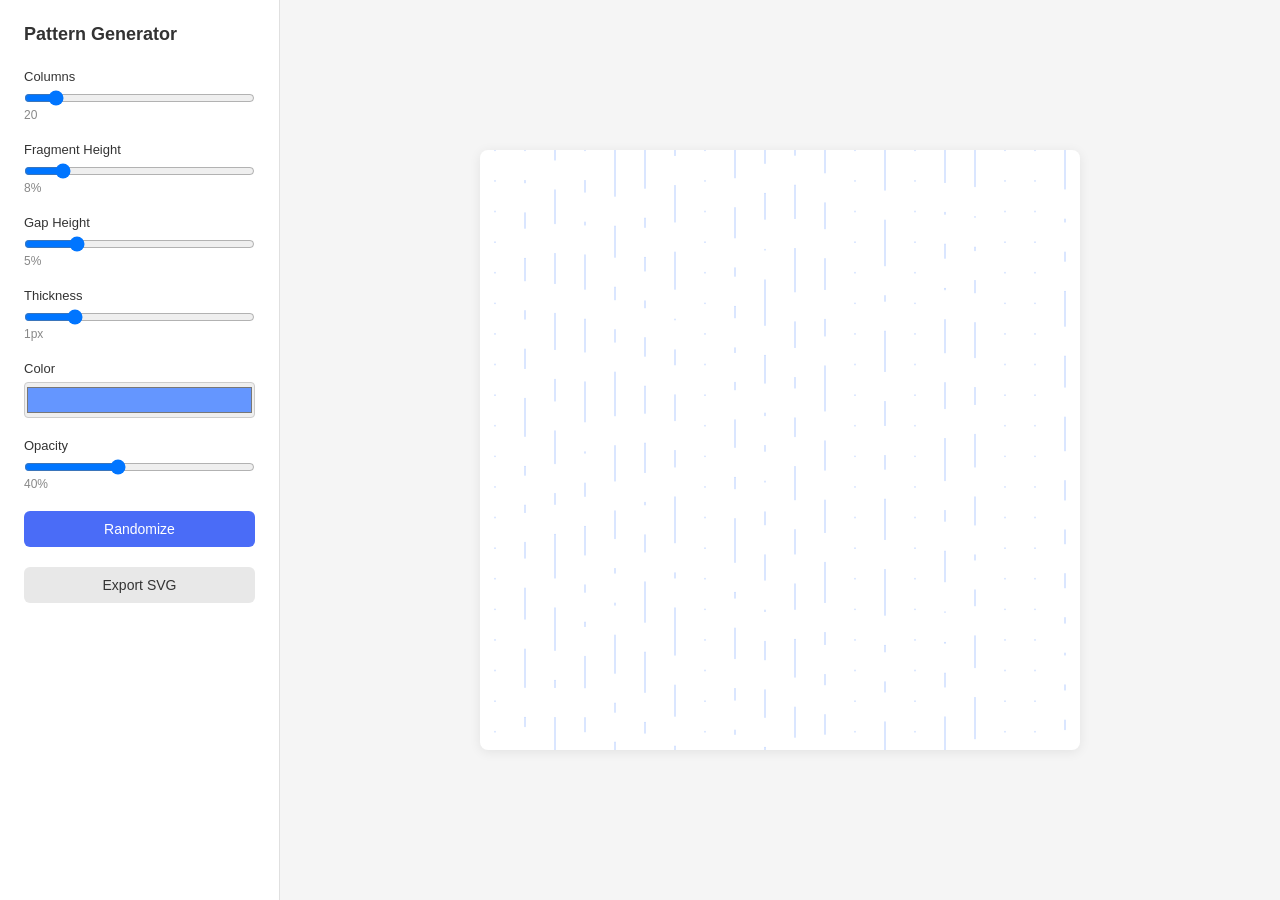
<file: pattern exercise 1/index.html>
<!DOCTYPE html>
<html lang="en">
<head>
<meta charset="UTF-8">
<meta name="viewport" content="width=device-width, initial-scale=1.0">
<title>Vector Pattern Generator</title>
<style>
* { margin: 0; padding: 0; box-sizing: border-box; }
html { overflow: hidden; }

body {
  font-family: -apple-system, BlinkMacSystemFont, 'Segoe UI', sans-serif;
  background: #f5f5f5;
  color: #333;
  display: flex;
  height: 100vh;
  overflow: hidden;
  cursor: none;
}

.sidebar {
  width: 280px;
  padding: 24px;
  background: #fff;
  border-right: 1px solid #e0e0e0;
  display: flex;
  flex-direction: column;
  gap: 20px;
  overflow-y: auto;
  height: 100vh;
}

.sidebar h1 {
  font-size: 18px;
  font-weight: 600;
  margin-bottom: 4px;
}

.sidebar label {
  font-size: 13px;
  font-weight: 500;
  display: block;
  margin-bottom: 6px;
}

.control-group {
  display: flex;
  flex-direction: column;
}

.control-group input[type="range"] {
  width: 100%;
}

.control-group .value-display {
  font-size: 12px;
  color: #888;
  margin-top: 2px;
}

.control-group input[type="color"] {
  width: 100%;
  height: 36px;
  border: 1px solid #ccc;
  border-radius: 4px;
  cursor: pointer;
}

.btn {
  padding: 10px 16px;
  border: none;
  border-radius: 6px;
  font-size: 14px;
  cursor: pointer;
  font-weight: 500;
}

.btn-primary {
  background: #4a6cf7;
  color: #fff;
}

.btn-primary:hover {
  background: #3b5de7;
}

.btn-secondary {
  background: #e8e8e8;
  color: #333;
}

.btn-secondary:hover {
  background: #d8d8d8;
}

.preview-area {
  flex: 1;
  display: flex;
  align-items: center;
  justify-content: center;
  padding: 32px;
}

#preview {
  width: 100%;
  max-width: 600px;
  aspect-ratio: 1 / 1;
  background: #fff;
  border-radius: 8px;
  box-shadow: 0 2px 12px rgba(0,0,0,0.08);
}

#preview svg {
  display: block;
  width: 100%;
  height: 100%;
}

</style>
</head>
<body>
<div class="sidebar">
   <h1>Pattern Generator</h1>

  <div class="control-group">
    <label for="columns">Columns</label>
    <input type="range" id="columns" min="10" max="100" value="20" step="1">
    <span class="value-display" id="columns-value">20</span>
  </div>

  <div class="control-group">
    <label for="maxFragment">Fragment Height</label>
    <input type="range" id="maxFragment" min="1" max="50" value="8">
    <span class="value-display" id="maxFragment-value">8%</span>
  </div>

  <div class="control-group">
    <label for="gapHeight">Gap Height</label>
    <input type="range" id="gapHeight" min="1" max="20" value="5">
    <span class="value-display" id="gapHeight-value">5%</span>
  </div>

  <div class="control-group">
    <label for="thickness">Thickness</label>
    <input type="range" id="thickness" min="0.5" max="3" value="1" step="0.5">
    <span class="value-display" id="thickness-value">1px</span>
  </div>

  <div class="control-group">
    <label for="color">Color</label>
    <input type="color" id="color" value="#6496ff">
  </div>

  <div class="control-group">
    <label for="opacity">Opacity</label>
    <input type="range" id="opacity" min="0" max="100" value="40">
    <span class="value-display" id="opacity-value">40%</span>
  </div>

  <button class="btn btn-primary" id="randomize">Randomize</button>
  <button class="btn btn-secondary" id="export">Export SVG</button>
</div>

<div class="preview-area">
  <div id="preview"></div>
</div>

<script>
function getControls() {
  return {
    columns: parseInt(document.getElementById('columns').value),
    maxFragment: parseInt(document.getElementById('maxFragment').value) / 100,
    gapHeight: parseInt(document.getElementById('gapHeight').value) / 100,
    thickness: parseFloat(document.getElementById('thickness').value),
    color: document.getElementById('color').value,
    opacity: parseInt(document.getElementById('opacity').value) / 100,
  };
}

function generateFragments(columns, maxFragment, gapHeight) {
  const size = 500;
  const fragments = [];
  const maxFragPx = maxFragment * size;
  const gapPx = gapHeight * size;
  for (let col = 0; col < columns; col++) {
    const colFrags = [];
    const allDots = Math.random() < 0.3;
    let y = 0;
    while (y < size) {
      const fragLen = allDots ? 0.5 : Math.max(0.5, Math.random() * maxFragPx);
      const endY = Math.min(y + fragLen, size);
      if (endY > y) {
        colFrags.push({ y1: y, y2: endY });
      }
      y = endY + gapPx;
    }
    fragments.push(colFrags);
  }
  return fragments;
}

function buildSVG(fragments, thickness, color) {
  const size = 500;
  const columns = fragments.length;
  if (columns === 0) return '';
  const spacing = size / columns;
  const halfSpacing = spacing / 2;

  const lineEls = [];
  fragments.forEach((colFrags, i) => {
    const x = i * spacing + halfSpacing;
    colFrags.forEach(({ y1, y2 }) => {
      lineEls.push(`<line x1="${x.toFixed(1)}" y1="${y1.toFixed(1)}" x2="${x.toFixed(1)}" y2="${y2.toFixed(1)}" stroke="${color}" stroke-width="${thickness}" stroke-linecap="round"/>`);
    });
  });

  return `<svg xmlns="http://www.w3.org/2000/svg" viewBox="0 0 ${size} ${size}">
  ${lineEls.join('\n  ')}
</svg>`;
}

function hexToRgba(hex, opacity) {
  const r = parseInt(hex.slice(1, 3), 16);
  const g = parseInt(hex.slice(3, 5), 16);
  const b = parseInt(hex.slice(5, 7), 16);
  return `rgba(${r},${g},${b},${opacity})`;
}

function render() {
  const { columns, maxFragment, gapHeight, thickness, color, opacity } = getControls();
  const fragments = generateFragments(columns, maxFragment, gapHeight);
  const rgba = hexToRgba(color, opacity);
  const svg = buildSVG(fragments, thickness, rgba);
  document.getElementById('preview').innerHTML = svg;
}

function setupControls() {
  const sliders = [
    { id: 'columns', format: v => v },
    { id: 'maxFragment', format: v => v + '%' },
    { id: 'gapHeight', format: v => v + '%' },
    { id: 'thickness', format: v => v + 'px' },
    { id: 'opacity', format: v => v + '%' },
  ];

  sliders.forEach(({ id, format }) => {
    const input = document.getElementById(id);
    const display = document.getElementById(id + '-value');
    display.textContent = format(input.value);
    input.addEventListener('input', () => {
      display.textContent = format(input.value);
      render();
    });
  });

  document.getElementById('color').addEventListener('input', render);

  document.getElementById('randomize').addEventListener('click', render);
}

setupControls();
render();

document.getElementById('export').addEventListener('click', () => {
  const svgEl = document.querySelector('#preview svg');
  if (!svgEl) return;

  const clone = svgEl.cloneNode(true);
  const serializer = new XMLSerializer();
  const svgStr = serializer.serializeToString(clone);
  const blob = new Blob([svgStr], { type: 'image/svg+xml' });
  const url = URL.createObjectURL(blob);

  const a = document.createElement('a');
  a.href = url;
  a.download = 'pattern.svg';
  document.body.appendChild(a);
  a.click();
  document.body.removeChild(a);
  URL.revokeObjectURL(url);
});
</script>
</body>
</html>
</file>
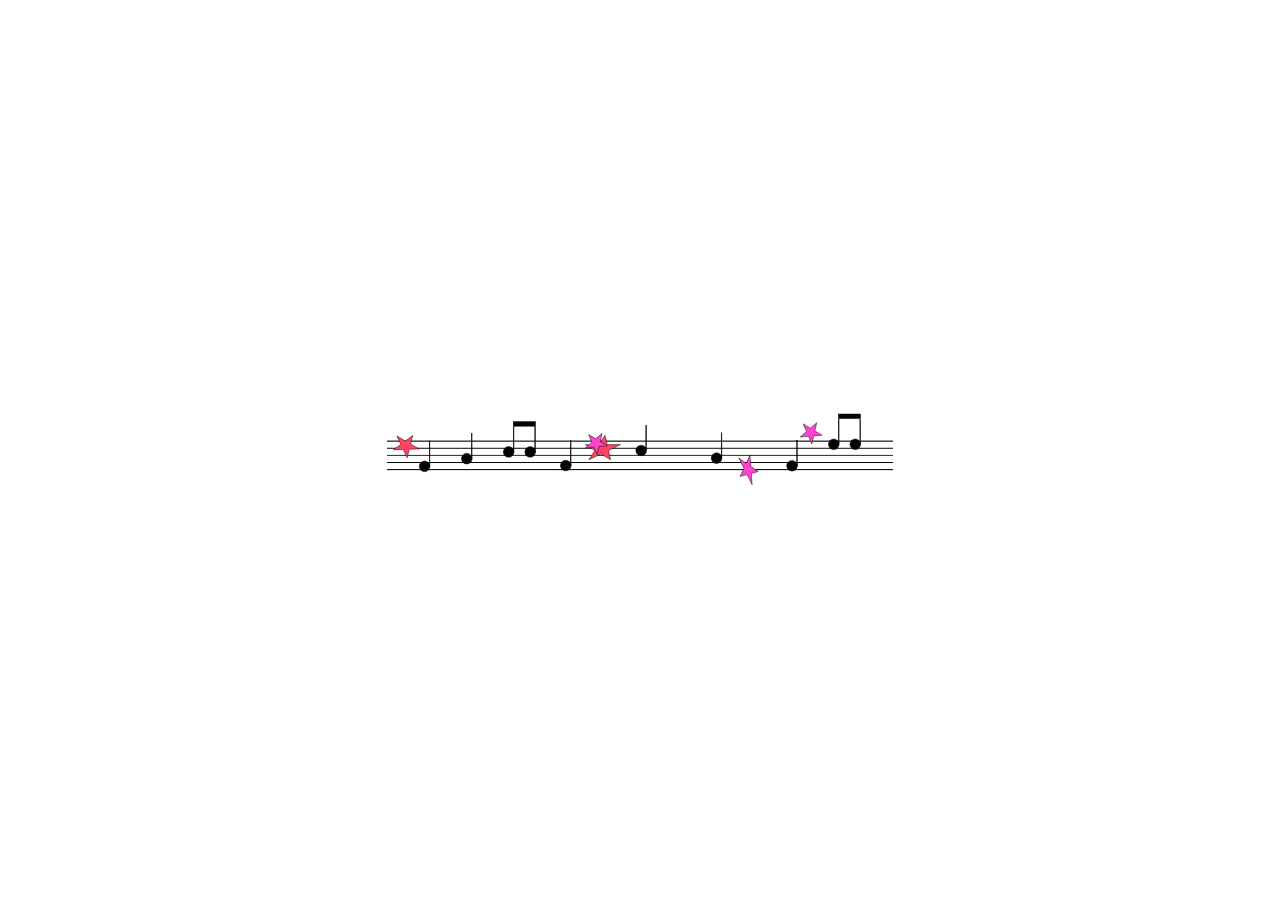
<file: sound 2 notes and stars 1/index.html>
<!DOCTYPE html>
<html lang="en">
<head>
  <meta charset="UTF-8">
  <meta name="viewport" content="width=device-width, initial-scale=1.0, user-scalable=no">
  <title>Sound Notes</title>
  <style>
    * { margin: 0; padding: 0; box-sizing: border-box; }
    body {
      background: #fff;
      display: flex;
      justify-content: center;
      align-items: center;
      min-height: 100vh;
      overflow: hidden;
    }
    #container {
      height: 100vh;
    }
    svg {
      display: block;
      height: 100vh;
      width: auto;
      max-width: 100vw;
    }

    #staff {
      transform: translate(0, 0);
      transition: transform 0.8s cubic-bezier(0.22, 1, 0.36, 1);
    }
    #n1 ellipse, #n1 rect,
    #n2 ellipse, #n2 rect,
    #n3 ellipse, #n3 rect,
    #n4 ellipse, #n4 rect,
    #n5 ellipse, #n5 rect,
    #n6 ellipse, #n6 rect,
    #n7 ellipse, #n7 rect,
    #n8 ellipse, #n8 rect {
      transition: all 0.8s cubic-bezier(0.22, 1, 0.36, 1);
    }

    .screaming #staff { transform: translate(0, -164px); }

    .screaming #n1 ellipse { cy: 925.43; ry: 34.57; }
    .screaming #n1 rect { y: 760.51; height: 167.37; }

    .screaming #n2 ellipse { cy: 919.08; ry: 35.01; }
    .screaming #n2 rect:first-of-type { y: 752.06; height: 169.5; }
    .screaming #n2 rect:nth-of-type(2) { y: 752.06; height: 169.5; }
    .screaming #n2 rect:last-of-type { y: 719.24; height: 30.06; }

    .screaming #n3 ellipse { cy: 804.95; ry: 36.05; }
    .screaming #n3 rect { y: 632.97; height: 174.54; }

    .screaming #n4 ellipse { cy: 954.1; ry: 40.82; }
    .screaming #n4 rect { y: 759.38; height: 197.61; }

    .screaming #n5 ellipse { cy: 769.56; ry: 38.8; }
    .screaming #n5 rect { y: 584.47; height: 187.83; }

    .screaming #n6 ellipse { cy: 991.69; ry: 45.4; }
    .screaming #n6 rect { y: 775.13; height: 219.78; }

    .screaming #n7 ellipse { cy: 761.5; ry: 49.9; }
    .screaming #n7 rect:first-of-type { y: 523.47; height: 241.57; }
    .screaming #n7 rect:nth-of-type(2) { y: 523.47; height: 241.57; }
    .screaming #n7 rect:last-of-type { y: 476.71; height: 42.84; }

    .screaming #n8 ellipse { cy: 797.5; ry: 44.66; }
    .screaming #n8 rect { y: 584.47; height: 216.19; }

    @keyframes twinkle {
      0%, 100% { opacity: 0.3; }
      50% { opacity: 1; }
    }
    #s1 polygon, #s2 polygon, #s3 polygon, #s4 polygon, #s5 polygon {
      animation: twinkle 1.5s ease-in-out infinite;
      animation-play-state: paused;
    }
    .screaming #s1 polygon { animation-delay: 0s; animation-play-state: running; }
    .screaming #s2 polygon { animation-delay: 0.3s; animation-play-state: running; }
    .screaming #s3 polygon { animation-delay: 0.6s; animation-play-state: running; }
    .screaming #s4 polygon { animation-delay: 0.9s; animation-play-state: running; }
    .screaming #s5 polygon { animation-delay: 1.2s; animation-play-state: running; }

    #error-msg {
      position: fixed;
      bottom: 40px;
      left: 50%;
      transform: translateX(-50%);
      background: rgba(0,0,0,0.7);
      color: #fff;
      font: 1.2rem/1.4 system-ui, sans-serif;
      padding: 14px 28px;
      border-radius: 8px;
      z-index: 10;
      pointer-events: none;
    }
    #error-msg.hidden { display: none; }
  
</style>
</head>
<body>

  <div id="container">
    <svg viewBox="0 0 1080 1920" xmlns="http://www.w3.org/2000/svg">
      <defs>
        <style>
          .st0 { fill: #050402; }
          .st0, .st1, .st2 { stroke: #000; stroke-miterlimit: 10; }
          .st1 { fill: #ff44d0; }
          .st2 { fill: #ff4462; }
        
</style>
      </defs>
      <g id="staff">
        <rect class="st0" x="539.02" y="401.38" width="1.13" height="1079.5" transform="translate(1480.71 401.55) rotate(90)"/>
        <rect class="st0" x="539.02" y="416.57" width="1.13" height="1079.5" transform="translate(1495.9 416.74) rotate(90)"/>
        <rect class="st0" x="539.27" y="431.76" width="1.13" height="1079.5" transform="translate(1511.34 431.68) rotate(90)"/>
        <rect class="st0" x="539.02" y="446.95" width="1.13" height="1079.5" transform="translate(1526.28 447.12) rotate(90)"/>
        <rect class="st0" x="539.27" y="462.14" width="1.13" height="1079.5" transform="translate(1541.72 462.05) rotate(90)"/>
      </g>
      <g id="n1">
        <ellipse class="st0" cx="170.12" cy="978.49" rx="11.32" ry="11.32"/>
        <rect class="st0" x="180" y="924.5" width="1.43" height="54.79"/>
      </g>
      <g id="n2">
        <ellipse class="st0" cx="953.03" cy="947.84" rx="11.32" ry="11.32"/>
        <rect class="st0" x="962.91" y="893.85" width="1.43" height="54.79"/>
        <ellipse class="st0" cx="998.94" cy="947.84" rx="11.32" ry="11.32"/>
        <rect class="st0" x="1008.82" y="893.85" width="1.43" height="54.79"/>
        <rect class="st0" x="962.91" y="883.24" width="47.35" height="9.72"/>
      </g>
      <g id="n3">
        <ellipse class="st0" cx="864.01" cy="993.68" rx="11.32" ry="11.32"/>
        <rect class="st0" x="873.89" y="939.69" width="1.43" height="54.79"/>
      </g>
      <g id="n4">
        <ellipse class="st0" cx="703.11" cy="977.37" rx="11.32" ry="11.32"/>
        <rect class="st0" x="712.99" y="923.37" width="1.43" height="54.79"/>
      </g>
      <g id="n5">
        <ellipse class="st0" cx="542.21" cy="961.03" rx="11.32" ry="11.32"/>
        <rect class="st0" x="552.09" y="907.04" width="1.43" height="54.79"/>
      </g>
      <g id="n6">
        <ellipse class="st0" cx="381.31" cy="993.12" rx="11.32" ry="11.32"/>
        <rect class="st0" x="391.19" y="939.13" width="1.43" height="54.79"/>
      </g>
      <g id="n7">
        <ellipse class="st0" cx="259.49" cy="964.07" rx="11.32" ry="11.32"/>
        <rect class="st0" x="269.37" y="910.08" width="1.43" height="54.79"/>
        <ellipse class="st0" cx="305.4" cy="964.07" rx="11.32" ry="11.32"/>
        <rect class="st0" x="315.29" y="910.08" width="1.43" height="54.79"/>
        <rect class="st0" x="269.37" y="899.47" width="47.35" height="9.72"/>
      </g>
      <g id="n8">
        <ellipse class="st0" cx="80.22" cy="994.83" rx="11.32" ry="11.32"/>
        <rect class="st0" x="90.1" y="940.84" width="1.43" height="54.79"/>
      </g>
      <g id="s1">
        <polygon class="st1" points="928.05 928.33 910.28 929.89 906.27 947.28 899.29 930.86 881.52 932.42 894.98 920.71 888 904.29 903.3 913.47 916.75 901.76 912.75 919.15 928.05 928.33"/>
      </g>
      <g id="s2">
        <polygon class="st1" points="778.91 1034.3 768.06 1012.45 753.32 1016.47 761.36 998.95 750.51 977.1 766.32 988.12 774.35 970.6 776.09 994.93 791.91 1005.95 777.17 1009.97 778.91 1034.3"/>
      </g>
      <g id="s3">
        <polygon class="st2" points="498.52 948.39 472.53 960.84 477.11 980.79 456.48 968.54 430.5 980.99 443.72 960.97 423.09 948.72 451.9 948.59 465.13 928.57 469.7 948.52 498.52 948.39"/>
      </g>
      <g id="s4">
        <polygon class="st1" points="470.12 951.08 452.35 952.65 448.34 970.03 441.36 953.61 423.59 955.18 437.05 943.47 430.07 927.05 445.37 936.23 458.82 924.52 454.82 941.9 470.12 951.08"/>
      </g>
      <g id="s5">
        <polygon class="st2" points="68.45 957.63 47.52 958.4 42.96 976.64 34.58 958.87 13.65 959.63 29.4 947.88 21.03 930.1 39.14 940.62 54.89 928.87 50.34 947.12 68.45 957.63"/>
      </g>
    </svg>
  </div>
  <div id="error-msg" class="hidden"></div>
<script>
let audioContext = null;
let analyser = null;
let dataArray = null;
let isListening = false;
let isScreaming = false;
let quietStartTime = 0;
let started = false;

const THRESHOLD = 0.25;
const QUIET_DELAY = 300;
const FFT_SIZE = 256;

const errorMsg = document.getElementById('error-msg');

function getRMS() {
  analyser.getByteTimeDomainData(dataArray);
  let sum = 0;
  for (let i = 0; i < dataArray.length; i++) {
    const val = (dataArray[i] / 128) - 1;
    sum += val * val;
  }
  return Math.sqrt(sum / dataArray.length);
}

function listen() {
  if (!isListening) return;
  requestAnimationFrame(listen);
  const rms = getRMS();
  const now = performance.now();
  if (rms >= THRESHOLD) {
    document.body.classList.add('screaming');
    isScreaming = true;
    quietStartTime = now;
  } else if (isScreaming) {
    if (quietStartTime === 0) {
      quietStartTime = now;
    } else if (now - quietStartTime >= QUIET_DELAY) {
      document.body.classList.remove('screaming');
      isScreaming = false;
      quietStartTime = 0;
    }
  } else {
    quietStartTime = 0;
  }
}

async function startAudio() {
  if (started) return;
  started = true;
  try {
    const stream = await navigator.mediaDevices.getUserMedia({ audio: true });
    audioContext = new AudioContext();
    const source = audioContext.createMediaStreamSource(stream);
    analyser = audioContext.createAnalyser();
    analyser.fftSize = FFT_SIZE;
    source.connect(analyser);
    dataArray = new Uint8Array(analyser.fftSize);
    isListening = true;
    listen();
  } catch (err) {
    started = false;
    errorMsg.classList.remove('hidden');
    if (err.name === 'NotFoundError') {
      errorMsg.textContent = 'No microphone found';
    } else if (err.name === 'NotAllowedError') {
      errorMsg.textContent = 'Allow mic in browser settings, then click to retry';
    } else {
      errorMsg.textContent = 'Error: ' + err.message;
    }
  }
}

document.addEventListener('visibilitychange', () => {
  if (document.hidden) {
    isListening = false;
  } else if (audioContext) {
    isListening = true;
    listen();
  }
});

document.addEventListener('click', startAudio);
</script>
</body>
</html>
</file>
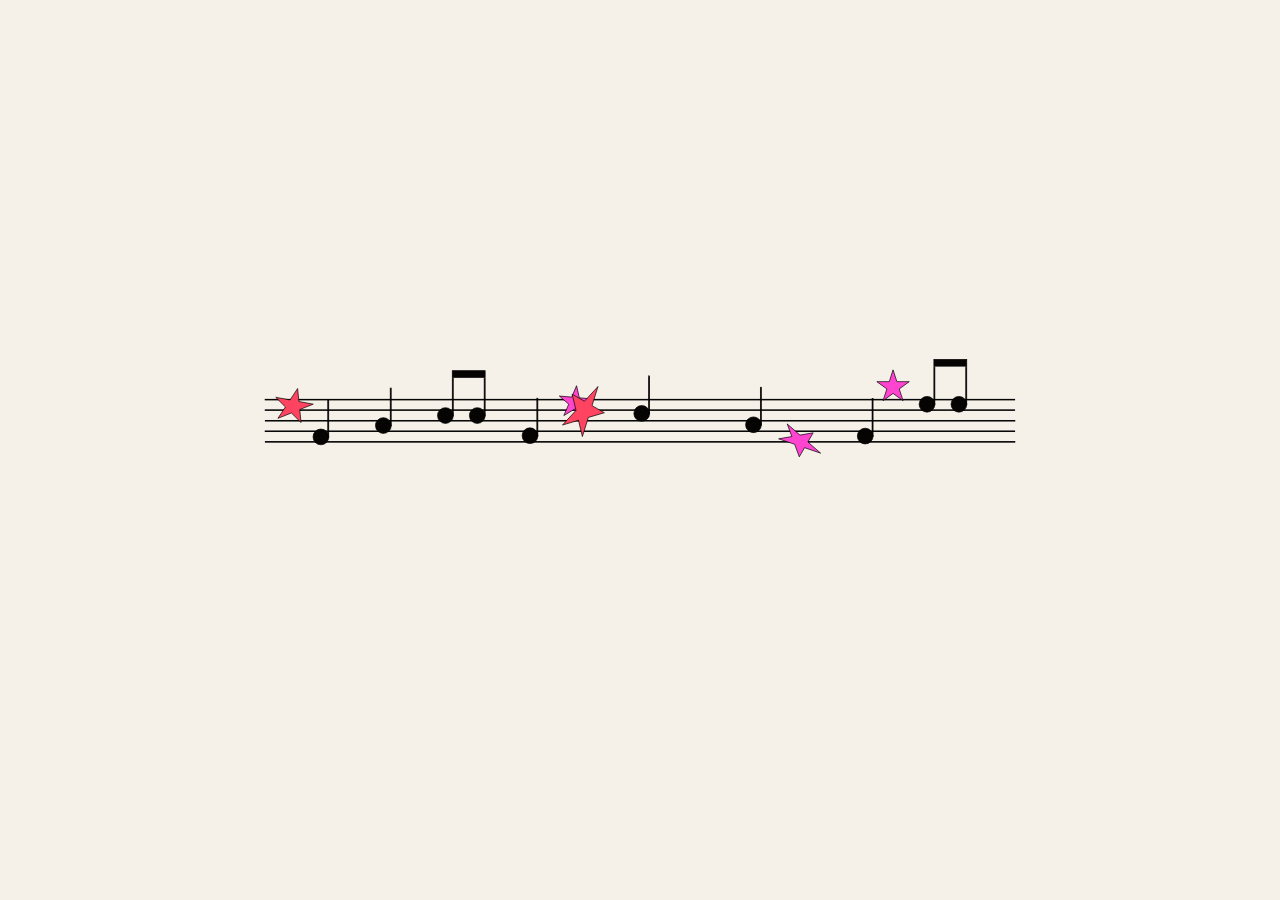
<file: sound final 1/index.html>
<!DOCTYPE html>
<html lang="en">
<head>
<meta charset="UTF-8">
<meta name="viewport" content="width=device-width, initial-scale=1.0">
<title>Sound Reactive Notes</title>
<style>
  * { margin: 0; padding: 0; box-sizing: border-box; }
  body {
    background: #f5f0e8;
    display: flex;
    justify-content: center;
    align-items: center;
    min-height: 100%;
    font-family: system-ui, sans-serif;
    padding: 20px;
  }
  .container {
    width: 100%;
    max-width: 750px;
    margin: 0 auto;
  }
  svg {
    width: 100%;
    height: auto;
    display: block;
  }
  .note {
    transform-origin: center;
  }
</style>
</head>
<body>


<div class="container">
  <svg xmlns="http://www.w3.org/2000/svg" version="1.1" viewBox="0 0 1080 1080" style="overflow: visible">
    <defs>
      <style>
        .st0 { fill: #050402; stroke: #000; stroke-miterlimit: 10; }
        .st1 { fill: #ff44d0; stroke: #000; stroke-miterlimit: 10; }
        .st2 { fill: #ff4462; stroke: #000; stroke-miterlimit: 10; }
      </style>
    </defs>
    <g id="lines">
      <rect class="st0" x=".12" y="546.1" width="1079.5" height="1.13"/>
      <rect class="st0" x=".12" y="561.29" width="1079.5" height="1.13"/>
      <rect class="st0" x=".37" y="576.48" width="1079.5" height="1.13"/>
      <rect class="st0" x=".12" y="591.67" width="1079.5" height="1.13"/>
      <rect class="st0" x=".38" y="606.86" width="1079.5" height="1.13"/>
    </g>
    <g id="n1" class="note">
      <circle class="st0" cx="80.51" cy="600.34" r="11.32"/>
      <rect class="st0" x="90.39" y="546.35" width="1.43" height="54.79"/>
    </g>
    <g id="n2" class="note">
      <circle class="st0" cx="170.41" cy="584" r="11.32"/>
      <rect class="st0" x="180.29" y="530.01" width="1.43" height="54.79"/>
    </g>
    <g id="n3" class="note">
      <circle class="st0" cx="259.78" cy="569.59" r="11.32"/>
      <rect class="st0" x="269.66" y="515.59" width="1.43" height="54.79"/>
      <circle class="st0" cx="305.69" cy="569.59" r="11.32"/>
      <rect class="st0" x="315.58" y="515.59" width="1.43" height="54.79"/>
      <rect class="st0" x="269.66" y="504.98" width="47.35" height="9.72"/>
    </g>
    <g id="n4" class="note">
      <circle class="st0" cx="381.6" cy="598.63" r="11.32"/>
      <rect class="st0" x="391.48" y="544.64" width="1.43" height="54.79"/>
    </g>
    <g id="n5" class="note">
      <circle class="st0" cx="542.5" cy="566.54" r="11.32"/>
      <rect class="st0" x="552.38" y="512.55" width="1.43" height="54.79"/>
    </g>
    <g id="n6" class="note">
      <circle class="st0" cx="703.4" cy="582.88" r="11.32"/>
      <rect class="st0" x="713.28" y="528.88" width="1.43" height="54.79"/>
    </g>
    <g id="n7" class="note">
      <circle class="st0" cx="864.3" cy="599.19" r="11.32"/>
      <rect class="st0" x="874.18" y="545.2" width="1.43" height="54.79"/>
    </g>
    <g id="n8" class="note">
      <circle class="st0" cx="953.32" cy="553.35" r="11.32"/>
      <rect class="st0" x="963.2" y="499.36" width="1.43" height="54.79"/>
      <circle class="st0" cx="999.23" cy="553.35" r="11.32"/>
      <rect class="st0" x="1009.11" y="499.36" width="1.43" height="54.79"/>
      <rect class="st0" x="963.2" y="488.75" width="47.35" height="9.72"/>
    </g>
    <g id="s2">
      <polygon class="st1" points="470.41 545.62 455.11 554.79 459.1 572.17 445.65 560.45 430.35 569.62 437.34 553.21 423.89 541.49 441.66 543.06 448.65 526.65 452.64 544.04 470.41 545.62"/>
    </g>
    <g id="s1">
      <polygon class="st2" points="69.46 553.17 50.03 560.98 51.93 579.7 38.02 565.82 18.59 573.63 29.42 557.24 15.51 543.36 36.12 547.1 46.95 530.71 48.85 549.42 69.46 553.17"/>
    </g>
    <g id="s5">
      <polygon class="st1" points="927.76 520.77 913.33 531.25 918.84 548.22 904.41 537.73 889.98 548.22 895.49 531.25 881.06 520.77 898.9 520.77 904.41 503.8 909.93 520.77 927.76 520.77"/>
    </g>
    <g id="s3">
      <polygon class="st2" points="479.5 527.8 470.92 555.31 488.65 565.54 465.62 572.3 457.04 599.81 451.39 576.49 428.37 583.25 447.9 562.07 442.25 538.75 459.97 548.98 479.5 527.8"/>
    </g>
    <g id="s4">
      <polygon class="st1" points="800.09 623.74 777 615.86 769.36 629.09 762.73 610.99 739.65 603.11 758.64 599.81 752.01 581.71 770.37 597.76 789.36 594.45 781.72 607.68 800.09 623.74"/>
    </g>
  </svg>
</div>

<script>
const THRESHOLD = 0.04;
const HOLD_TIME = 200;

let audioContext, analyser, dataArray;
let isSoundActive = false;
let silenceTimer = null;

function getVolume() {
  if (!analyser) return 0;
  analyser.getByteTimeDomainData(dataArray);
  let sum = 0;
  for (const v of dataArray) sum += Math.abs(v - 128);
  return sum / dataArray.length / 128;
}

const STAFF_CY = 576;

function boot() {
  if (audioContext) return;
  const ctx = new (window.AudioContext || window.webkitAudioContext)();
  navigator.mediaDevices.getUserMedia({ audio: true }).then(stream => {
    const source = ctx.createMediaStreamSource(stream);
    const node = ctx.createAnalyser();
    node.fftSize = 256;
    source.connect(node);
    analyser = node;
    audioContext = ctx;
    dataArray = new Uint8Array(node.frequencyBinCount);
    if (ctx.state === 'suspended') ctx.resume();
    animate();
  }).catch(e => console.error('Mic denied:', e));
}

document.addEventListener('click', boot);

const notes = [];
document.querySelectorAll('.note').forEach(el => {
  const circle = el.querySelector('circle');
  const cy = circle ? circle.getAttribute('cy') : STAFF_CY;
  const state = { el, x: 0, y: 0, rot: 0 };
  const dir = cy >= STAFF_CY ? 1 : -1;
  state.p = {
    yDir: dir * (0.5 + Math.random() * 0.5),
    yRange: 250 + Math.random() * 300,
    xRange: 200 + Math.random() * 300,
    rotRange: (Math.random() - 0.5) * 140,
    lerpX: 0.06 + Math.random() * 0.1,
    lerpY: 0.06 + Math.random() * 0.1,
    lerpRot: 0.08 + Math.random() * 0.12,
  };
  notes.push(state);
});

function animateNotes(soundActive) {
  for (const n of notes) {
    const p = n.p;
    if (soundActive) {
      n.x += ((Math.random() - 0.5) * p.xRange - n.x) * p.lerpX;
      n.y += (p.yDir * (p.yRange * 0.3 + Math.random() * p.yRange * 0.7) - n.y) * p.lerpY;
      n.rot += ((Math.random() - 0.5) * p.rotRange - n.rot) * p.lerpRot;
    } else {
      const idle = 0.3;
      n.x += (Math.sin(Date.now() * 0.001 + p.xRange) * idle - n.x) * 0.05;
      n.y += (Math.cos(Date.now() * 0.0012 + p.yRange) * idle - n.y) * 0.05;
      n.rot += (Math.sin(Date.now() * 0.0008 + p.rotRange) * 6 - n.rot) * 0.05;
    }
    n.el.setAttribute('transform', `translate(${n.x}, ${n.y}) rotate(${n.rot})`);
  }
}

function animate() {
  const volume = getVolume();
  if (volume > THRESHOLD) {
    if (!isSoundActive) isSoundActive = true;
    clearTimeout(silenceTimer);
    silenceTimer = null;
  } else if (isSoundActive && !silenceTimer) {
    silenceTimer = setTimeout(() => { isSoundActive = false; }, HOLD_TIME);
  }
  animateNotes(isSoundActive);
  requestAnimationFrame(animate);
}
</script>
</body>
</html>
</file>
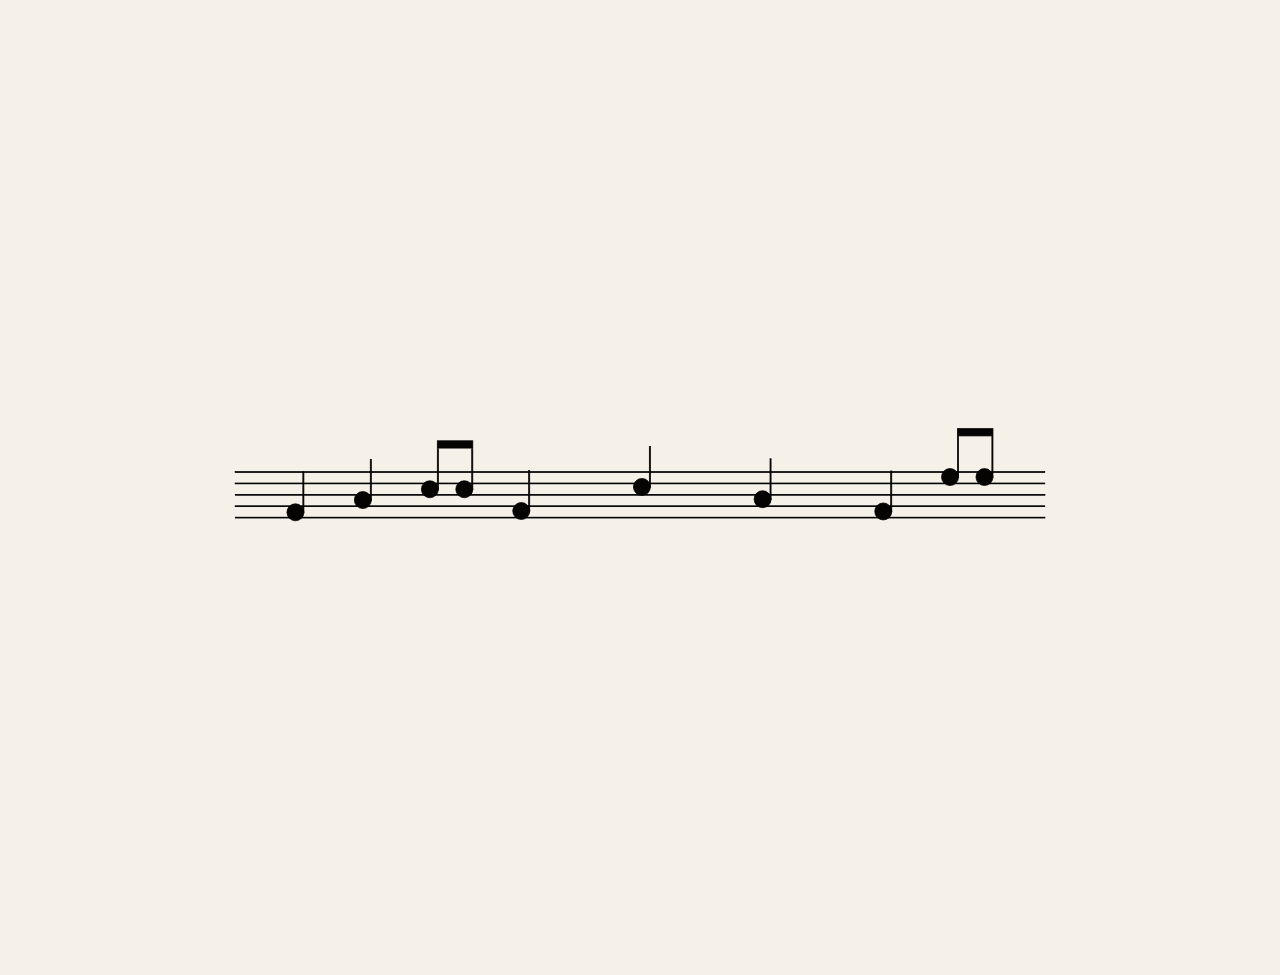
<file: sound test 1/index.html>
<!DOCTYPE html>
<html lang="en">
<head>
<meta charset="UTF-8">
<meta name="viewport" content="width=device-width, initial-scale=1.0">
<title>Sound Reactive Notes</title>
<style>
  * { margin: 0; padding: 0; box-sizing: border-box; }
  body {
    background: #f5f0e8;
    display: flex;
    justify-content: center;
    align-items: center;
    height: 100vh;
    overflow: hidden;
    font-family: system-ui, sans-serif;
    padding: 20px;
  }
  .container {
    width: 100%;
    max-width: 900px;
    margin: 0 auto;
  }
  svg {
    width: 100%;
    height: auto;
    display: block;
  }
  .note {
    transform-origin: center;
  }

</style>
</head>
<body>

<div class="container">
  <svg xmlns="http://www.w3.org/2000/svg" version="1.1" viewBox="-60 200 1200 1400" style="overflow: visible">
    <defs>
      <style>
        .st0 {
          fill: #050402;
          stroke: #000;
          stroke-miterlimit: 10;
        }
      
</style>
    </defs>
    <g id="lines">
      <rect class="st0" x="539.37" y="389.64" width="1.13" height="1079.5" transform="translate(1469.32 389.45) rotate(90)"/>
      <rect class="st0" x="539.37" y="404.83" width="1.13" height="1079.5" transform="translate(1484.51 404.64) rotate(90)"/>
      <rect class="st0" x="539.62" y="420.02" width="1.13" height="1079.5" transform="translate(1499.95 419.58) rotate(90)"/>
      <rect class="st0" x="539.37" y="435.21" width="1.13" height="1079.5" transform="translate(1514.89 435.02) rotate(90)"/>
      <rect class="st0" x="539.62" y="450.39" width="1.13" height="1079.5" transform="translate(1530.33 449.96) rotate(90)"/>
    </g>
    <g id="n1" class="note">
      <circle class="st0" cx="80.57" cy="983.09" r="11.32"/>
      <rect class="st0" x="90.45" y="929.1" width="1.43" height="54.79"/>
    </g>
    <g id="n2" class="note">
      <circle class="st0" cx="170.47" cy="966.75" r="11.32"/>
      <rect class="st0" x="180.35" y="912.76" width="1.43" height="54.79"/>
    </g>
    <g id="n3" class="note">
      <circle class="st0" cx="259.84" cy="952.33" r="11.32"/>
      <rect class="st0" x="269.73" y="898.34" width="1.43" height="54.79"/>
      <circle class="st0" cx="305.76" cy="952.33" r="11.32"/>
      <rect class="st0" x="315.64" y="898.34" width="1.43" height="54.79"/>
      <rect class="st0" x="269.73" y="887.73" width="47.35" height="9.72"/>
    </g>
    <g id="n4" class="note">
      <circle class="st0" cx="381.66" cy="981.38" r="11.32"/>
      <rect class="st0" x="391.54" y="927.38" width="1.43" height="54.79"/>
    </g>
    <g id="n5" class="note">
      <circle class="st0" cx="542.56" cy="949.29" r="11.32"/>
      <rect class="st0" x="552.44" y="895.29" width="1.43" height="54.79"/>
    </g>
    <g id="n6" class="note">
      <circle class="st0" cx="703.46" cy="965.62" r="11.32"/>
      <rect class="st0" x="713.34" y="911.63" width="1.43" height="54.79"/>
    </g>
    <g id="n7" class="note">
      <circle class="st0" cx="864.36" cy="981.94" r="11.32"/>
      <rect class="st0" x="874.25" y="927.95" width="1.43" height="54.79"/>
    </g>
    <g id="n8" class="note">
      <circle class="st0" cx="953.38" cy="936.1" r="11.32"/>
      <rect class="st0" x="963.27" y="882.1" width="1.43" height="54.79"/>
      <circle class="st0" cx="999.29" cy="936.1" r="11.32"/>
      <rect class="st0" x="1009.18" y="882.1" width="1.43" height="54.79"/>
      <rect class="st0" x="963.27" y="871.5" width="47.35" height="9.72"/>
    </g>
  </svg>
</div>
<script>
const THRESHOLD = 0.015;
const HOLD_TIME = 200;

let audioContext, analyser, dataArray;
let isSoundActive = false;
let silenceTimer = null;

async function initAudio() {
  try {
    const stream = await navigator.mediaDevices.getUserMedia({ audio: true });
    audioContext = new (window.AudioContext || window.webkitAudioContext)();
    const source = audioContext.createMediaStreamSource(stream);
    analyser = audioContext.createAnalyser();
    analyser.fftSize = 256;
    source.connect(analyser);
    dataArray = new Uint8Array(analyser.frequencyBinCount);
  } catch (e) {
    console.error('Mic access denied:', e);
  }
}

function getVolume() {
  if (!analyser) return 0;
  analyser.getByteFrequencyData(dataArray);
  let sum = 0;
  for (const v of dataArray) sum += v;
  const rms = Math.sqrt(sum / dataArray.length) / 255;
  return rms;
}

initAudio();

const notes = [];
document.querySelectorAll('.note').forEach((el, i) => {
  const state = { el, x: 0, y: 0, rot: 0 };
  // Each note gets a random personality
  state.personality = {
    yDir: (Math.random() - 0.5) * 2,
    yRange: 150 + Math.random() * 250,
    xRange: 120 + Math.random() * 230,
    rotRange: (Math.random() - 0.5) * 100,
    lerpX: 0.04 + Math.random() * 0.08,
    lerpY: 0.04 + Math.random() * 0.08,
    lerpRot: 0.06 + Math.random() * 0.1,
  };
  notes.push(state);
});

function animateNotes(soundActive) {
  for (const n of notes) {
    if (soundActive) {
      const p = n.personality;
      const targetX = (Math.random() - 0.5) * p.xRange;
      const targetY = p.yDir * (p.yRange * 0.3 + Math.random() * p.yRange * 0.7);
      const targetRot = (Math.random() - 0.5) * p.rotRange;
      n.x += (targetX - n.x) * p.lerpX;
      n.y += (targetY - n.y) * p.lerpY;
      n.rot += (targetRot - n.rot) * p.lerpRot;
    } else {
      n.x += (0 - n.x) * 0.08;
      n.y += (0 - n.y) * 0.08;
      n.rot += (0 - n.rot) * 0.08;
    }
    n.el.setAttribute('transform', `translate(${n.x}, ${n.y}) rotate(${n.rot})`);
  }
}

function animate() {
  const volume = getVolume();
  if (volume > THRESHOLD) {
    if (!isSoundActive) {
      isSoundActive = true;
    }
    clearTimeout(silenceTimer);
    silenceTimer = null;
  } else if (isSoundActive && !silenceTimer) {
    silenceTimer = setTimeout(() => {
      isSoundActive = false;
    }, HOLD_TIME);
  }

  animateNotes(isSoundActive);
  requestAnimationFrame(animate);
}

animate();
</script>
</body>
</html>
</file>
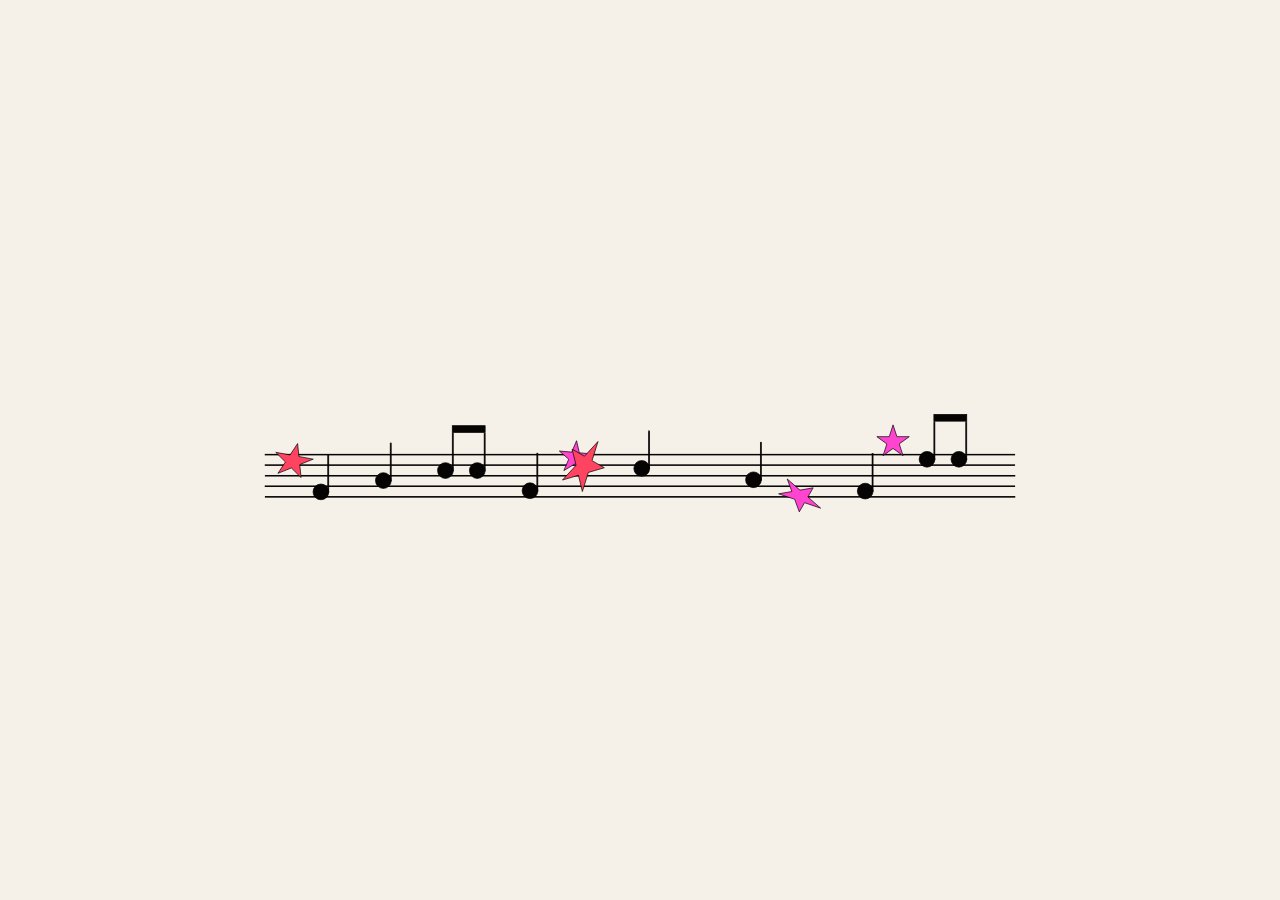
<file: SOUND/index.html>
<!DOCTYPE html>
<html lang="en">
<head>
<meta charset="UTF-8">
<meta name="viewport" content="width=device-width, initial-scale=1.0">
<title>Sound Reactive Notes</title>
<style>
  * { margin: 0; padding: 0; box-sizing: border-box; }
  body {
    background: #f5f0e8;
    display: flex;
    justify-content: center;
    align-items: center;
    min-height: 100vh;
    font-family: system-ui, sans-serif;
    padding: 20px;
  }
  .container {
    width: 100%;
    max-width: 750px;
    margin: 0 auto;
  }
  svg {
    width: 100%;
    height: auto;
    display: block;
  }
  .note {
    transform-origin: center;
  }
</style>
</head>
<body>


<div class="container">
  <svg xmlns="http://www.w3.org/2000/svg" version="1.1" viewBox="0 0 1080 1080" style="overflow: visible">
    <defs>
      <style>
        .st0 { fill: #050402; stroke: #000; stroke-miterlimit: 10; }
        .st1 { fill: #ff44d0; stroke: #000; stroke-miterlimit: 10; }
        .st2 { fill: #ff4462; stroke: #000; stroke-miterlimit: 10; }
      </style>
    </defs>
    <g id="lines">
      <rect class="st0" x=".12" y="546.1" width="1079.5" height="1.13"/>
      <rect class="st0" x=".12" y="561.29" width="1079.5" height="1.13"/>
      <rect class="st0" x=".37" y="576.48" width="1079.5" height="1.13"/>
      <rect class="st0" x=".12" y="591.67" width="1079.5" height="1.13"/>
      <rect class="st0" x=".38" y="606.86" width="1079.5" height="1.13"/>
    </g>
    <g id="n1" class="note">
      <circle class="st0" cx="80.51" cy="600.34" r="11.32"/>
      <rect class="st0" x="90.39" y="546.35" width="1.43" height="54.79"/>
    </g>
    <g id="n2" class="note">
      <circle class="st0" cx="170.41" cy="584" r="11.32"/>
      <rect class="st0" x="180.29" y="530.01" width="1.43" height="54.79"/>
    </g>
    <g id="n3" class="note">
      <circle class="st0" cx="259.78" cy="569.59" r="11.32"/>
      <rect class="st0" x="269.66" y="515.59" width="1.43" height="54.79"/>
      <circle class="st0" cx="305.69" cy="569.59" r="11.32"/>
      <rect class="st0" x="315.58" y="515.59" width="1.43" height="54.79"/>
      <rect class="st0" x="269.66" y="504.98" width="47.35" height="9.72"/>
    </g>
    <g id="n4" class="note">
      <circle class="st0" cx="381.6" cy="598.63" r="11.32"/>
      <rect class="st0" x="391.48" y="544.64" width="1.43" height="54.79"/>
    </g>
    <g id="n5" class="note">
      <circle class="st0" cx="542.5" cy="566.54" r="11.32"/>
      <rect class="st0" x="552.38" y="512.55" width="1.43" height="54.79"/>
    </g>
    <g id="n6" class="note">
      <circle class="st0" cx="703.4" cy="582.88" r="11.32"/>
      <rect class="st0" x="713.28" y="528.88" width="1.43" height="54.79"/>
    </g>
    <g id="n7" class="note">
      <circle class="st0" cx="864.3" cy="599.19" r="11.32"/>
      <rect class="st0" x="874.18" y="545.2" width="1.43" height="54.79"/>
    </g>
    <g id="n8" class="note">
      <circle class="st0" cx="953.32" cy="553.35" r="11.32"/>
      <rect class="st0" x="963.2" y="499.36" width="1.43" height="54.79"/>
      <circle class="st0" cx="999.23" cy="553.35" r="11.32"/>
      <rect class="st0" x="1009.11" y="499.36" width="1.43" height="54.79"/>
      <rect class="st0" x="963.2" y="488.75" width="47.35" height="9.72"/>
    </g>
    <g id="s2">
      <polygon class="st1" points="470.41 545.62 455.11 554.79 459.1 572.17 445.65 560.45 430.35 569.62 437.34 553.21 423.89 541.49 441.66 543.06 448.65 526.65 452.64 544.04 470.41 545.62"/>
    </g>
    <g id="s1">
      <polygon class="st2" points="69.46 553.17 50.03 560.98 51.93 579.7 38.02 565.82 18.59 573.63 29.42 557.24 15.51 543.36 36.12 547.1 46.95 530.71 48.85 549.42 69.46 553.17"/>
    </g>
    <g id="s5">
      <polygon class="st1" points="927.76 520.77 913.33 531.25 918.84 548.22 904.41 537.73 889.98 548.22 895.49 531.25 881.06 520.77 898.9 520.77 904.41 503.8 909.93 520.77 927.76 520.77"/>
    </g>
    <g id="s3">
      <polygon class="st2" points="479.5 527.8 470.92 555.31 488.65 565.54 465.62 572.3 457.04 599.81 451.39 576.49 428.37 583.25 447.9 562.07 442.25 538.75 459.97 548.98 479.5 527.8"/>
    </g>
    <g id="s4">
      <polygon class="st1" points="800.09 623.74 777 615.86 769.36 629.09 762.73 610.99 739.65 603.11 758.64 599.81 752.01 581.71 770.37 597.76 789.36 594.45 781.72 607.68 800.09 623.74"/>
    </g>
  </svg>
</div>

<script>
const THRESHOLD = 0.04;
const HOLD_TIME = 200;

let audioContext, analyser, dataArray;
let isSoundActive = false;
let silenceTimer = null;

function getVolume() {
  if (!analyser) return 0;
  analyser.getByteTimeDomainData(dataArray);
  let sum = 0;
  for (const v of dataArray) sum += Math.abs(v - 128);
  return sum / dataArray.length / 128;
}

const STAFF_CY = 576;

function boot() {
  if (audioContext) return;
  const ctx = new (window.AudioContext || window.webkitAudioContext)();
  navigator.mediaDevices.getUserMedia({ audio: true }).then(stream => {
    const source = ctx.createMediaStreamSource(stream);
    const node = ctx.createAnalyser();
    node.fftSize = 256;
    source.connect(node);
    analyser = node;
    audioContext = ctx;
    dataArray = new Uint8Array(node.frequencyBinCount);
    if (ctx.state === 'suspended') ctx.resume();
    animate();
  }).catch(e => console.error('Mic denied:', e));
}

boot();
document.addEventListener('click', boot);
document.querySelector('svg').addEventListener('click', boot);

const notes = [];
document.querySelectorAll('.note').forEach(el => {
  const circle = el.querySelector('circle');
  const cy = circle ? circle.getAttribute('cy') : STAFF_CY;
  const state = { el, x: 0, y: 0, rot: 0 };
  const dir = cy >= STAFF_CY ? 1 : -1;
  state.p = {
    yDir: dir * (0.5 + Math.random() * 0.5),
    yRange: 250 + Math.random() * 300,
    xRange: 200 + Math.random() * 300,
    rotRange: (Math.random() - 0.5) * 140,
    lerpX: 0.06 + Math.random() * 0.1,
    lerpY: 0.06 + Math.random() * 0.1,
    lerpRot: 0.08 + Math.random() * 0.12,
  };
  notes.push(state);
});

function animateNotes(soundActive) {
  for (const n of notes) {
    const p = n.p;
    if (soundActive) {
      n.x += ((Math.random() - 0.5) * p.xRange - n.x) * p.lerpX;
      n.y += (p.yDir * (p.yRange * 0.3 + Math.random() * p.yRange * 0.7) - n.y) * p.lerpY;
      n.rot += ((Math.random() - 0.5) * p.rotRange - n.rot) * p.lerpRot;
    } else {
      const idle = 0.3;
      n.x += (Math.sin(Date.now() * 0.001 + p.xRange) * idle - n.x) * 0.05;
      n.y += (Math.cos(Date.now() * 0.0012 + p.yRange) * idle - n.y) * 0.05;
      n.rot += (Math.sin(Date.now() * 0.0008 + p.rotRange) * 6 - n.rot) * 0.05;
    }
    n.el.setAttribute('transform', `translate(${n.x}, ${n.y}) rotate(${n.rot})`);
  }
}

function animate() {
  const volume = getVolume();
  if (volume > THRESHOLD) {
    if (!isSoundActive) isSoundActive = true;
    clearTimeout(silenceTimer);
    silenceTimer = null;
  } else if (isSoundActive && !silenceTimer) {
    silenceTimer = setTimeout(() => { isSoundActive = false; }, HOLD_TIME);
  }
  animateNotes(isSoundActive);
  requestAnimationFrame(animate);
}
</script>
</body>
</html>
</file>
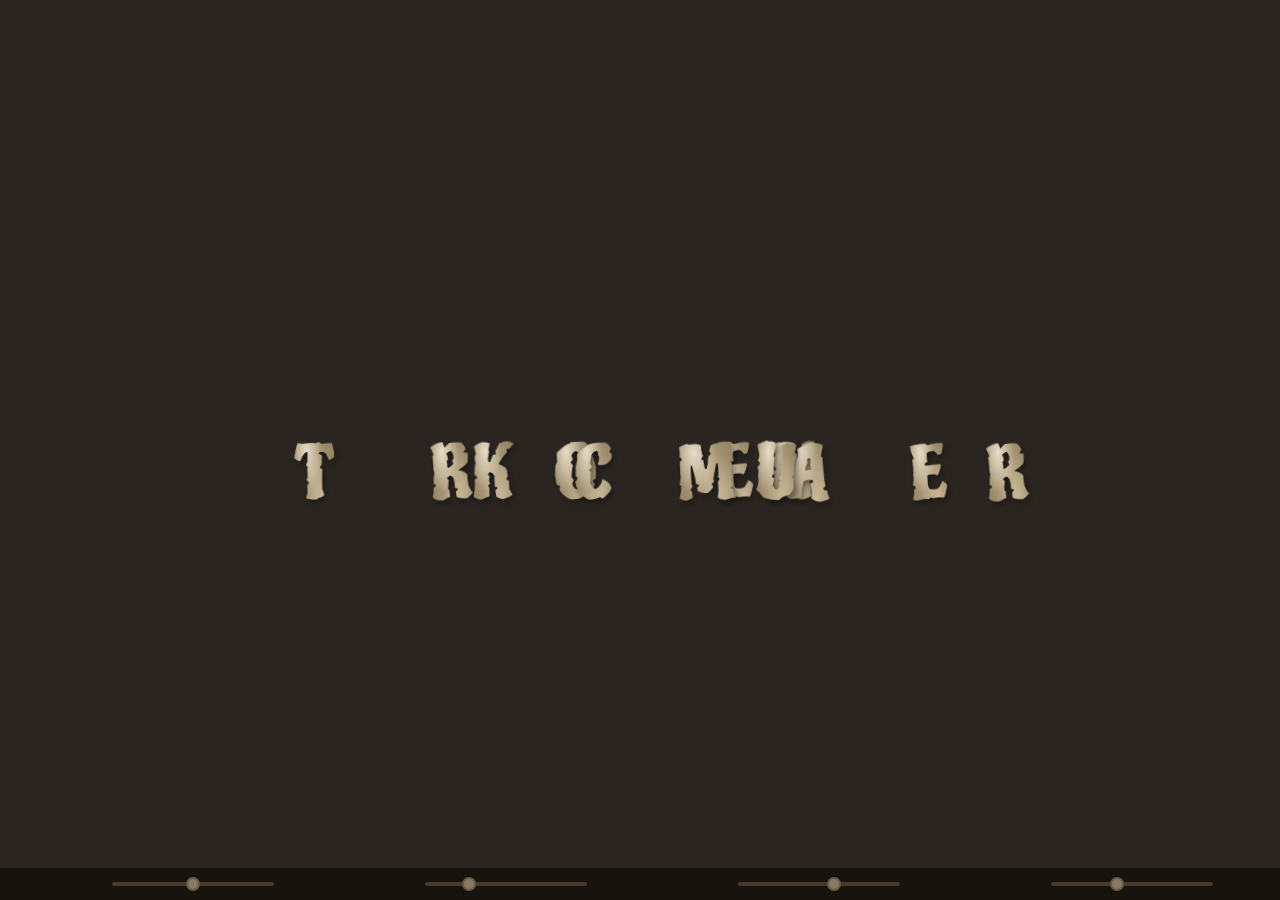
<file: trockenmauer 1/index.html>
<!DOCTYPE html>
<html lang="de">
<head>
  <meta charset="UTF-8">
  <meta name="viewport" content="width=device-width, initial-scale=1.0">
  <title>TROCKENMAUER</title>

  <link rel="preconnect" href="https://fonts.googleapis.com">
  <link rel="preconnect" href="https://fonts.gstatic.com" crossorigin>
  <link href="https://fonts.googleapis.com/css2?family=Piedra&display=swap" rel="stylesheet">
  <link rel="stylesheet" href="style.css">
</head>
<body>

  <div id="container"></div>
  <div id="controls">
    <div class="control-group">
      <label></label>
      <input type="range" id="speed" min="0.5" max="2.5" step="0.1" value="1.5">
      <span id="speed-val"></span>
    </div>
    <div class="control-group">
      <label></label>
      <input type="range" id="swing" min="0" max="60" step="1" value="15">
      <span id="swing-val"></span>
    </div>
    <div class="control-group">
      <label></label>
      <input type="range" id="bounce" min="0" max="100" step="1" value="60">
      <span id="bounce-val"></span>
    </div>
    <div class="control-group">
      <label></label>
      <input type="range" id="stagger" min="100" max="500" step="10" value="260">
      <span id="stagger-val"></span>
    </div>
  </div>
  <script src="script.js"></script>
</body>
</html>
</file>
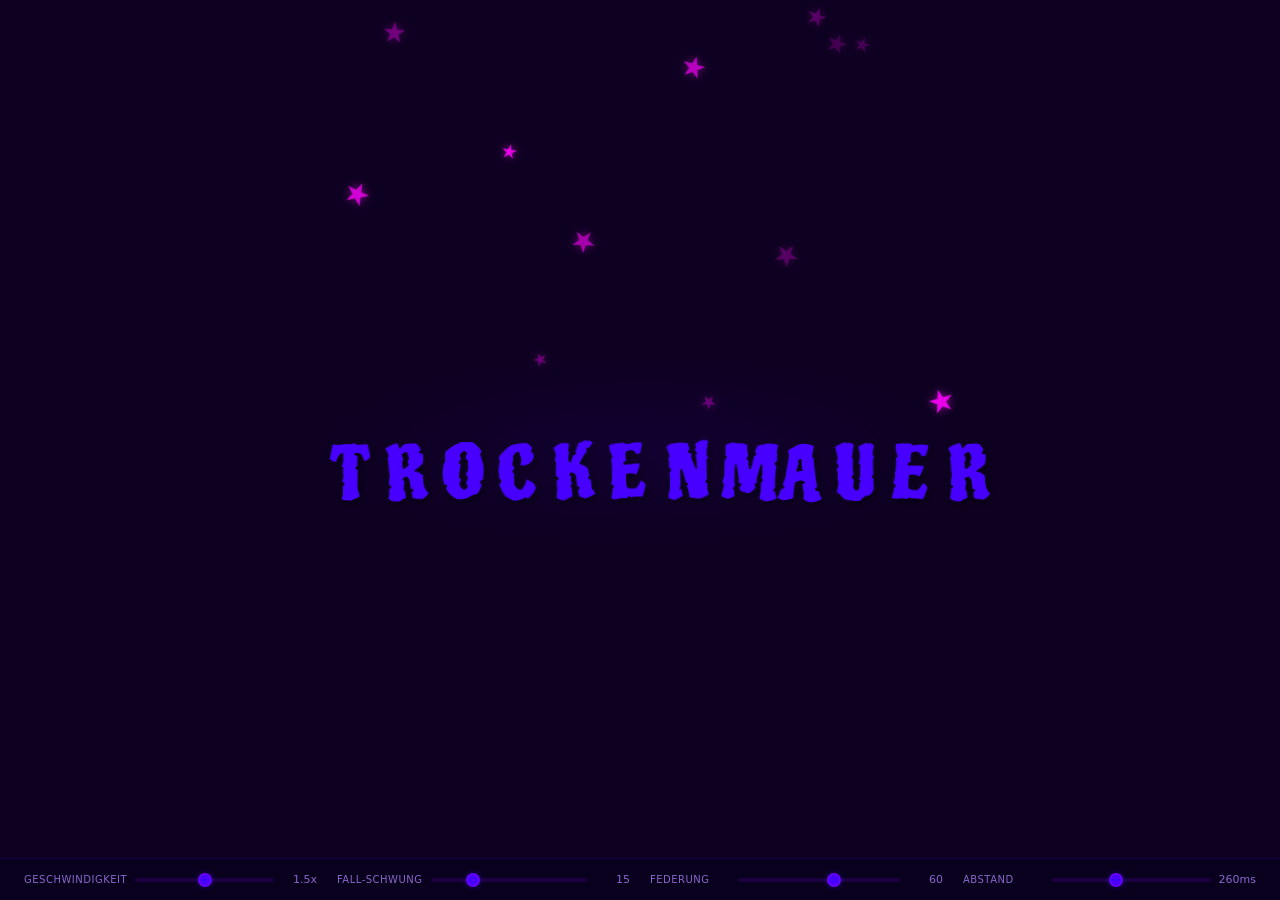
<file: trockenmauer final/index.html>
<!DOCTYPE html>
<html lang="de">
<head>
  <meta charset="UTF-8">
  <meta name="viewport" content="width=device-width, initial-scale=1.0">
  <title>TROCKENMAUER</title>
  <link rel="preconnect" href="https://fonts.googleapis.com">
  <link rel="preconnect" href="https://fonts.gstatic.com" crossorigin>
  <link href="https://fonts.googleapis.com/css2?family=Piedra&display=swap" rel="stylesheet">
  <link rel="stylesheet" href="style.css">
</head>
<body>
  <div id="container"></div>
  <div id="controls">
    <div class="control-group">
      <label>Geschwindigkeit</label>
      <input type="range" id="speed" min="0.5" max="2.5" step="0.1" value="1.5">
      <span id="speed-val">1.5x</span>
    </div>
    <div class="control-group">
      <label>Fall-Schwung</label>
      <input type="range" id="swing" min="0" max="60" step="1" value="15">
      <span id="swing-val">15</span>
    </div>
    <div class="control-group">
      <label>Federung</label>
      <input type="range" id="bounce" min="0" max="100" step="1" value="60">
      <span id="bounce-val">60</span>
    </div>
    <div class="control-group">
      <label>Abstand</label>
      <input type="range" id="stagger" min="100" max="500" step="10" value="260">
      <span id="stagger-val">260ms</span>
    </div>
  </div>
  <script src="script.js"></script>
</body>
</html>
</file>
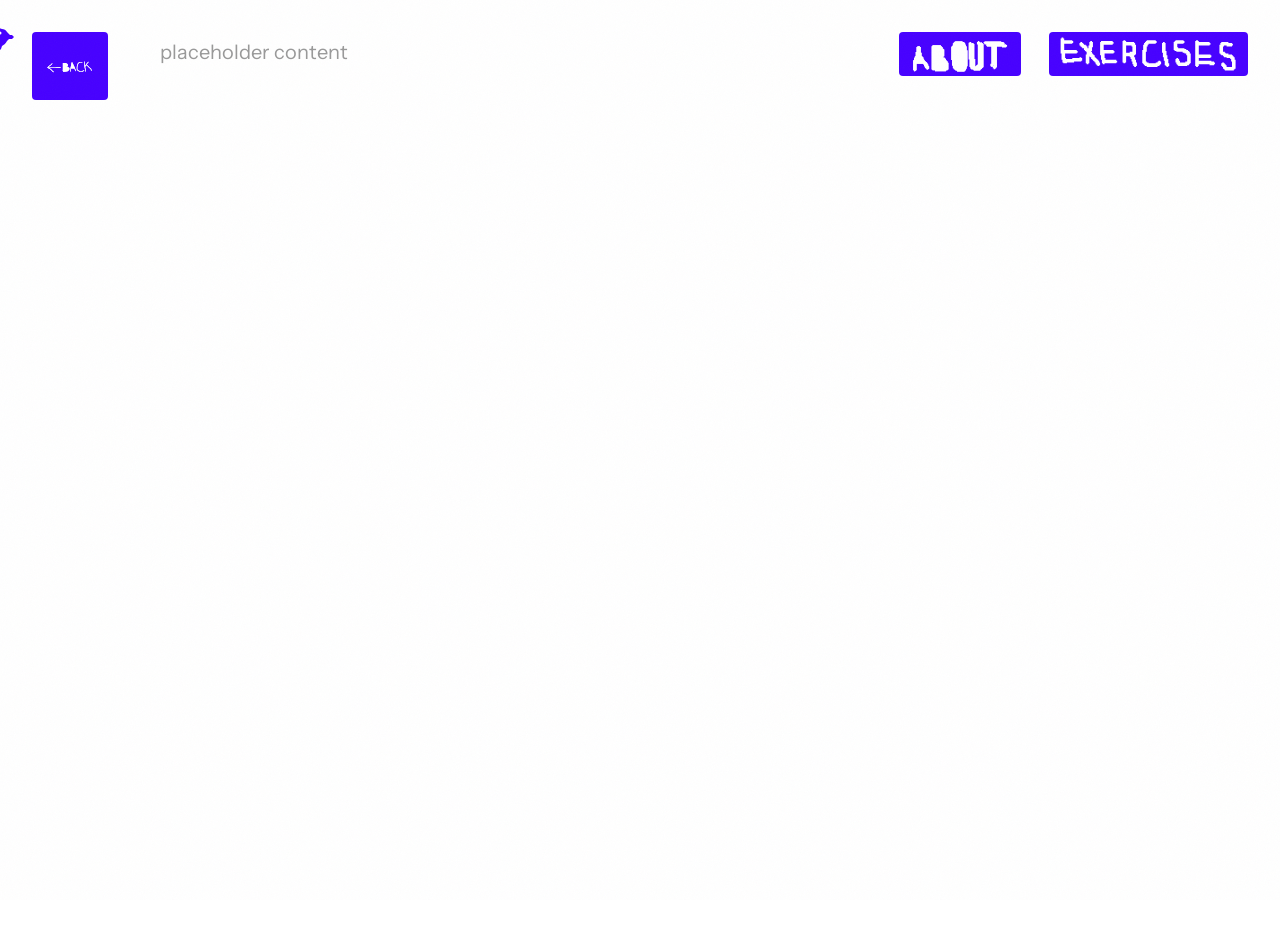
<file: exercise1.html>
<!DOCTYPE html>
<html lang="en">
<head>
  <meta charset="UTF-8">
  <meta name="viewport" content="width=device-width, initial-scale=1.0">
  <title>Ricetta — Portfolio</title>
  <link rel="preconnect" href="https://fonts.googleapis.com">
  <link rel="preconnect" href="https://fonts.gstatic.com" crossorigin>
  <link href="https://fonts.googleapis.com/css2?family=Instrument+Sans:wght@400;700&family=Instrument+Serif:ital@0;1&display=swap" rel="stylesheet">
  <link rel="stylesheet" href="assets/css/main.css">
  <style>
    .exercise-page .exercise-frame {
      display: flex;
      align-items: center;
      justify-content: center;
      color: #999;
      font-size: 20px;
      font-weight: 300;
    }
  </style>
</head>
<body>

  <div id="cursor"></div>
  <div id="grain"></div>
  <a href="index.html" class="close-btn" style="display: block;">
          <svg viewBox="0 0 1080 1080" fill="currentColor">
  <path d="M1050.95,321.43v437.14M846.4,445.67h-5.53v1.84h-1.84v1.84h-1.84v92.03h1.84v12.88h1.84v11.04h1.84v7.36h1.84v5.52h1.84v11.04h1.84v9.2h1.84v3.68h1.84v5.52h1.84v7.36h1.84v3.68h1.84v29.45h1.84v3.68h1.84v1.84h1.84v1.84h5.53v-1.84h1.84v-1.84h1.84v-9.2h-1.84v-29.45h-1.84v-3.68h-1.84v-7.36h-1.84v-5.52h-1.84v-3.68h-1.84v-9.2h-1.84v-11.04h-1.84v-5.52h-1.84v-7.36h-1.84v-3.68h3.69v-1.84h1.84v-1.84h1.84v-3.68h1.84v-3.68h1.84v-1.84h1.84v-1.84h1.84v-3.68h1.84v-1.84h1.84v-3.68h1.84v-1.84h1.84v-3.68h1.84v-3.68l1.84,1.84h1.84v1.84h1.84v1.84h3.69v1.84h1.84v1.84h1.84v1.84h1.84v1.84h3.69v1.84h1.84v1.84h1.84v1.84h1.84v1.84h3.69v1.84h1.84v1.84h1.84v1.84h1.84v1.84h1.84v3.68h1.84v1.84h1.84v1.84h1.84v1.84h1.84v1.84h1.84v1.84h1.84v1.84h1.84v1.84h1.84v1.84h1.84v1.84h1.84v1.84h1.84v1.84h1.84v1.84h1.84v1.84h1.84v1.84h1.84v1.84h1.84v1.84h1.84v1.84h3.69v1.84h1.84v1.84h1.84v1.84h1.84v1.84h1.84v1.84h3.69v1.84h1.84v1.84h1.84v1.84h1.84v1.84h1.84v1.84h1.84v5.52h1.84v3.68h1.84v3.68h1.84v9.2h1.84v3.68h1.84v3.68h1.84v3.68h1.84v1.84h1.84v1.84h5.53v-1.84h1.84v-1.84h1.84v-9.2h-1.84v-3.68h-1.84v-3.68h-1.84v-9.2h-1.84v-3.68h-1.84v-3.68h-1.84v-5.52h-1.84v-1.84h-1.84v-1.84h-1.84v-1.84h-1.84v-1.84h-1.84v-1.84h-1.84v-1.84h-1.84v-1.84h-1.84v-1.84h-1.84v-1.84h-3.69v-1.84h-1.84v-1.84h-1.84v-1.84h-1.84v-1.84h-1.84v-1.84h-3.69v-1.84h-1.84v-1.84h-1.84v-1.84h-1.84v-1.84h-1.84v-1.84h-1.84v-1.84h-1.84v-1.84h-1.84v-1.84h-1.84v-1.84h-1.84v-1.84h-1.84v-1.84h-1.84v-1.84h-1.84v-1.84h-1.84v-3.68h-1.84v-1.84h-1.84v-1.84h-1.84v-1.84h-1.84v-1.84h-1.84v-1.84h-1.84v-1.84h-1.84v-1.84h-1.84v-1.84h-3.69v-1.84h-1.84v-1.84h-1.84v-1.84h-1.84v-1.84h-3.69v-1.84h-1.84v-1.84h-1.84v-1.84h-1.84v-1.84h-3.69v-1.84h-1.84v-1.84h-1.84v-1.84h1.84v-3.68h1.84v-1.84h1.84v-1.84h1.84v-1.84h1.84v-3.68h1.84v-1.84h1.84v-1.84h1.84v-1.84h1.84v-1.84h1.84v-3.68h1.84v-1.84h1.84v-1.84h1.84v-1.84h1.84v-1.84h1.84v-1.84h1.84v-1.84h1.84v-1.84h1.84v-3.68h1.84v-1.84h1.84v-1.84h1.84v-3.68h1.84v-7.36h-1.84v-1.84h-1.84v-1.84h-5.53v1.84h-1.84v1.84h-1.84v1.84h-1.84v3.68h-1.84v1.84h-1.84v1.84h-1.84v1.84h-1.84v1.84h-1.84v3.68h-1.84v1.84h-1.84v1.84h-1.84v1.84h-1.84v1.84h-1.84v1.84h-1.84v3.68h-1.84v1.84h-1.84v1.84h-1.84v1.84h-1.84v1.84h-1.84v1.84h-1.84v1.84h-1.84v3.68h-1.84v1.84h-1.84v3.68h-1.84v1.84h-1.84v3.68h-1.84v3.68h-1.84v3.68h-1.84v3.68h-1.84v3.68h-1.84v1.84h-1.84v3.68h-1.84v1.84h-1.84v3.68h-1.84v1.38l-1.84.46-.46-1.84h-1.38v-86.51h-1.84v-1.84h-1.84v-1.84ZM794.8,456.71h-58.97v1.84h-5.53v1.84h-1.84v1.84h-3.69v1.84h-1.84v1.84h-1.84v1.84h-1.84v1.84h-1.84v1.84h-1.84v1.84h-1.84v1.84h-1.84v1.84h-1.84v1.84h-1.84v1.84h-1.84v1.84h-1.84v1.84h-1.84v3.68h-1.84v1.84h-1.84v3.68h-1.84v3.68h-1.84v5.52h-1.84v3.68h-1.84v5.52h-1.84v5.52h-1.84v5.52h-1.84v5.52h-1.84v16.57h-1.84v11.04h-1.84v57.06h1.84v3.68h1.84v1.84h1.84v3.68h1.84v1.84h1.84v3.68h1.84v1.84h1.84v1.84h1.84v1.84h1.84v1.84h1.84v1.84h1.84v1.84h1.84v1.84h3.69v1.84h3.69v1.84h3.69v1.84h3.69v1.84h3.69v1.84h1.84v1.84h3.69v1.84h3.69v1.84h5.53v1.84h5.53v1.84h3.69v1.84h46.07v-1.84h5.53v-1.84h3.69v-1.84h3.69v-1.84h7.37v-1.84h3.69v-1.84h1.84v-1.84h1.84v-1.84h3.69v-1.84h1.84v-1.84h3.69v-1.84h1.84v-1.84h1.84v-1.84h1.84v-7.36h-1.84v-1.84h-1.84v-1.84h-5.53v1.84h-1.84v1.84h-3.69v1.84h-1.84v1.84h-3.69v1.84h-1.84v1.84h-1.84v1.84h-3.69v1.84h-7.37v1.84h-3.69v1.84h-3.69v1.84h-5.53v1.84h-35.01v-1.84h-3.69v-1.84h-5.53v-1.84h-5.53v-1.84h-3.69v-1.84h-3.69v-1.84h-1.84v-1.84h-3.69v-1.84h-3.69v-1.84h-3.69v-1.84h-3.69v-1.84h-3.69v-1.84h-1.84v-1.84h-1.84v-1.84h-1.84v-3.68h-1.84v-1.84h-1.84v-3.68h-1.84v-1.84h-1.84v-3.68h-1.84v-46.01h1.84v-11.04h1.84v-16.57h1.84v-5.52h1.84v-5.52h1.84v-5.52h1.84v-5.52h1.84v-3.68h1.84v-5.52h1.84v-3.68h1.84v-3.68h1.84v-1.84h1.84v-3.68h1.84v-1.84h1.84v-1.84h1.84v-1.84h1.84v-1.84h1.84v-1.84h1.84v-1.84h1.84v-1.84h1.84v-1.84h3.69v-1.84h1.84v-1.84h5.53v-1.84h53.44v-1.84h1.84v-1.84h1.84v-5.52h-1.84v-1.84h-1.84v-1.84ZM584.71,460.39h-5.53v1.84h-1.84v1.84h-1.84v3.68h-1.84v5.52h-1.84v5.52h-1.84v9.2h-1.84v7.36h-1.84v9.2h-1.84v7.36h-1.84v12.88h-1.84v9.2h-1.84v9.2h-1.84v11.04h-1.84v5.52h-1.84v11.04h-1.84v9.2h-1.84v18.41h-1.84v7.36h-1.84v47.86h1.84v1.84h1.84v1.84h5.53v-1.84h1.84v-1.84h1.84v-42.33h1.84v-7.36h1.84v-11.04h55.29v-1.84h12.9v3.68h1.84v5.52h1.84v5.52h1.84v5.52h1.84v1.84h1.84v3.68h1.84v1.84h1.84v1.84h1.84v3.68h1.84v5.52h1.84v5.52h1.84v5.52h1.84v3.68h1.84v1.84h1.84v1.84h5.53v-1.84h1.84v-1.84h1.84v-9.2h-1.84v-5.52h-1.84v-5.52h-1.84v-5.52h-1.84v-3.68h-1.84v-1.84h-1.84v-1.84h-1.84v-3.68h-1.84v-1.84h-1.84v-5.52h-1.84v-5.52h-1.84v-5.52h-1.84v-5.52h-1.84v-5.52h-1.84v-9.2h-1.84v-1.84h-1.84v-3.68h-1.84v-3.68h-1.84v-3.68h-1.84v-3.68h-1.84v-3.68h-1.84v-3.68h-1.84v-3.68h-1.84v-3.68h-1.84v-3.68h-1.84v-3.68h-1.84v-3.68h-1.84v-3.68h-1.84v-5.52h-1.84v-5.52h-1.84v-3.68h-1.84v-3.68h-1.84v-1.84h-1.84v-3.68h-1.84v-3.68h-1.84v-3.68h-1.84v-3.68h-1.84v-1.84h-1.84v-3.68h-1.84v-3.68h-1.84v-5.52h-1.84v-3.68h-1.84v-5.52h-1.84v-1.84h-1.84v-1.84ZM490.73,559.79h-22.11c-.08-1.97-.42-1.75,1.38-1.84,1.99-.1,4.01.07,5.99,0v-1.84h3.69v-1.84h3.69v-1.84h1.84v-1.84h1.84v-1.84h1.84v-1.84h1.84v-3.68h1.84v-1.84h1.84v-1.84h1.84v-27.61h-1.84v-3.68h-1.84v-3.68h-1.84v-1.84h-1.84v-1.84h-1.84v-1.84h-1.84v-1.84h-1.84v-1.84h-1.84v-1.84h-1.84v-1.84h-3.69v-1.84h-1.84v-1.84h-3.69v-1.84h-1.84v-1.84h-1.84v-1.84h-3.69v-1.84h-5.53v-1.84h-9.21v-1.84h-47.91v-1.84h-5.53v1.84h-1.84v1.84h-1.84v138.04h-1.84v27.61h1.84v1.84h1.84v1.84h3.69l-1.84,1.84v5.52h1.84v1.84h1.84v1.84h9.21v-1.84h40.54v-1.84h16.59v-1.84h11.06v-1.84h9.21v-1.84h3.69v-1.84h3.69v-1.84h1.84v-1.84h3.69v-1.84h1.84v-1.84h3.69v-1.84h1.84v-1.84h1.84v-1.84h1.84v-1.84h1.84v-1.84h1.84v-1.84h1.84v-1.84h1.84v-1.84h1.84v-3.68h1.84v-1.84h1.84v-3.68h1.84v-1.84h1.84v-3.68h1.84v-29.45h-1.84v-1.84h-1.84v-1.84h-1.84v-1.84h-1.84v-1.84h-1.84v-1.84h-3.69v-1.84h-1.84v-1.84h-3.69v-1.84h-1.84v-1.84h-3.69v-1.84h-3.69v-1.84h-9.21v-1.84ZM170.07,484.32h-5.53v1.84h-1.84v1.84h-1.84v3.68h-1.84v1.84h-3.69v1.84h-1.84v1.84h-1.84v1.84h-1.84v1.84h-1.84v1.84h-1.84v1.84h-1.84v1.84h-1.84v1.84h-1.84v1.84h-1.84v1.84h-1.84v1.84h-1.84v1.84h-1.84v1.84h-1.84v1.84h-1.84v1.84h-3.69v1.84h-1.84v1.84h-1.84v1.84h-3.69v1.84h-3.69v1.84h-3.69v1.84h-3.69v1.84h-1.84v1.84h-1.84v1.84h-3.69v1.84h-3.69v1.84h-1.84v1.84h-1.84v1.84h-1.84v3.68h-1.84v1.84h-1.84v1.84h-1.84v1.84h-1.84v3.68h-1.84v1.84h-1.84v1.84h-1.84v1.84h-1.84v1.84h-1.84v1.84h-1.84v1.84h-1.84v1.84h-1.84v7.36h1.84v1.84h1.84v1.84h7.37v1.84h5.53v1.84h3.69v1.84h3.69v1.84h1.84v1.84h3.69v1.84h1.84v1.84h3.69v1.84h5.53v1.84h3.69v1.84h1.84v1.84h3.69v1.84h3.69v1.84h3.69v1.84h1.84v1.84h1.84v1.84h1.84v1.84h1.84v1.84h3.69v1.84h1.84v1.84h1.84v1.84h1.84v1.84h1.84v1.84h1.84v1.84h1.84v1.84h1.84v1.84h1.84v1.84h1.84v1.84h1.84v1.84h1.84v3.68h1.84v1.84h1.84v1.84h1.84v1.84h1.84v1.84h1.84v1.84h1.84v1.84h3.69v1.84h1.84v1.84h1.84v1.84h1.84v1.84h3.69v1.84h1.84v1.84h1.84v1.84h1.84v1.84h1.84v1.84h1.84v1.84h9.21v-1.84h1.84v-1.84h1.84v-5.52h-1.84v-1.84h-1.84v-1.84h-3.69v-1.84h-1.84v-1.84h-1.84v-1.84h-1.84v-1.84h-1.84v-1.84h-1.84v-1.84h-3.69v-1.84h-1.84v-1.84h-1.84v-1.84h-1.84v-1.84h-1.84v-1.84h-1.84v-1.84h-1.84v-1.84h-1.84v-1.84h-1.84v-1.84h-1.84v-1.84h-1.84v-1.84h-1.84v-1.84h-1.84v-1.84h-1.84v-1.84h-1.84v-3.68h-1.84v-1.84h-1.84v-1.84h-1.84v-1.84h-3.69v-1.84h-1.84v-1.84h-1.84v-1.84h-1.84v-1.84h-3.69v-1.84h-1.84v-1.84h-1.84v-1.84h-1.84v-1.84h-1.84v-1.84h-3.69v-1.84h-3.69v-1.84h-3.69v-1.84h-1.84v-1.84h-3.69v-1.84c-.76-.76-6.56,1.69-5.53-1.84h140.06v-1.84h14.74v-1.84h7.37v-1.84h5.53v-1.84h60.81v-1.84h7.37v-1.84h1.84v-1.84h1.84v-5.52h-1.84v-1.84h-1.84v-1.84h-12.9v1.84h-60.81v1.84h-5.53v1.84h-7.37v1.84h-14.74v1.84H90.83l1.84-1.84v-1.84h1.84v-1.84h1.84v-3.68h1.84v-1.84h1.84v-1.84h1.84v-1.84h1.84v-1.84h1.84v-1.84h3.69v-1.84h1.84v-1.84h1.84v-1.84h3.69v-1.84h3.69v-1.84h3.69v-1.84h3.69v-1.84h1.84v-1.84h1.84v-1.84h3.69v-1.84h1.84v-1.84h1.84v-1.84h1.84v-1.84h1.84v-1.84h1.84v-1.84h1.84v-1.84h1.84v-1.84h1.84v-1.84h1.84v-1.84h1.84v-1.84h1.84v-1.84h1.84v-1.84h1.84v-1.84h1.84v-1.84h3.69v-1.84h1.84v-1.84h1.84v-1.84h1.84v-1.84h1.84v-1.84h1.84v-9.2h-1.84v-1.84h-1.84v-1.84Z"/>
  <path d="M490.73,559.79v1.84h9.21v1.84h3.69v1.84h3.69v1.84h1.84v1.84h3.69v1.84h1.84v1.84h3.69v1.84h1.84v1.84h1.84v1.84h1.84v1.84h1.84v1.84h1.84v29.45h-1.84v3.68h-1.84v1.84h-1.84v3.68h-1.84v1.84h-1.84v3.68h-1.84v1.84h-1.84v1.84h-1.84v1.84h-1.84v1.84h-1.84v1.84h-1.84v1.84h-1.84v1.84h-1.84v1.84h-3.69v1.84h-1.84v1.84h-3.69v1.84h-1.84v1.84h-3.69v1.84h-3.69v1.84h-9.21v1.84h-11.06v1.84h-16.59v1.84h-40.54v1.84h-9.21v-1.84h-1.84v-1.84h-1.84v-5.52l1.84-1.84h-3.69v-1.84h-1.84v-1.84h-1.84v-27.61h1.84v-138.04h1.84v-1.84h1.84v-1.84h5.53v1.84h47.91v1.84h9.21v1.84h5.53v1.84h3.69v1.84h1.84v1.84h1.84v1.84h3.69v1.84h1.84v1.84h3.69v1.84h1.84v1.84h1.84v1.84h1.84v1.84h1.84v1.84h1.84v1.84h1.84v1.84h1.84v3.68h1.84v3.68h1.84v27.61h-1.84v1.84h-1.84v1.84h-1.84v3.68h-1.84v1.84h-1.84v1.84h-1.84v1.84h-1.84v1.84h-3.69v1.84h-3.69v1.84c-1.98.07-4-.1-5.99,0-1.8.09-1.46-.13-1.38,1.84h22.11ZM442.81,489.84h-38.7v68.1l1.84-1.84h1.84v-1.84h20.27v-1.84h11.06v-1.84h11.06v-1.84h5.53v-1.84h7.37v-1.84h7.37v-1.84h3.69v-1.84h3.69v-3.68h1.84v-1.84h1.84v-1.84h1.84v-16.57h-1.84v-3.68h-1.84v-3.68h-1.84v-1.84h-1.84v-1.84h-1.84v-1.84h-3.69v-1.84h-1.84v-1.84h-3.69v-1.84h-1.84v-1.84h-1.84v-1.84h-3.69v-1.84h-5.53v-1.84h-9.21v-1.84ZM405.96,563.47l-1.84.46v58.44h-1.84v22.09h40.54v-1.84h16.59v-1.84h11.06v-1.84h9.21v-1.84h3.69v-1.84h3.69v-1.84h1.84v-1.84h3.69v-1.84h1.84v-1.84h3.69v-1.84h1.84v-1.84h1.84v-1.84h1.84v-1.84h1.84v-3.68h1.84v-1.84h1.84v-3.68h1.84v-1.84h1.84v-3.68h1.84v-18.41h-1.84v-1.84h-3.69v-1.84h-1.84v-1.84h-3.69v-1.84h-1.84v-1.84h-3.69v-1.84h-3.69v-1.84h-9.21v-1.84h-23.96v-1.84h-33.17v-1.84h-18.43v-1.84h-1.84v-1.84h-1.38l-.46-1.84Z"/>
  <path d="M170.07,484.32v1.84h1.84v1.84h1.84v9.2h-1.84v1.84h-1.84v1.84h-1.84v1.84h-1.84v1.84h-1.84v1.84h-3.69v1.84h-1.84v1.84h-1.84v1.84h-1.84v1.84h-1.84v1.84h-1.84v1.84h-1.84v1.84h-1.84v1.84h-1.84v1.84h-1.84v1.84h-1.84v1.84h-1.84v1.84h-1.84v1.84h-1.84v1.84h-1.84v1.84h-3.69v1.84h-1.84v1.84h-1.84v1.84h-3.69v1.84h-3.69v1.84h-3.69v1.84h-3.69v1.84h-1.84v1.84h-1.84v1.84h-3.69v1.84h-1.84v1.84h-1.84v1.84h-1.84v1.84h-1.84v1.84h-1.84v3.68h-1.84v1.84h-1.84v1.84l-1.84,1.84h152.96v-1.84h14.74v-1.84h7.37v-1.84h5.53v-1.84h60.81v-1.84h12.9v1.84h1.84v1.84h1.84v5.52h-1.84v1.84h-1.84v1.84h-7.37v1.84h-60.81v1.84h-5.53v1.84h-7.37v1.84h-14.74v1.84H109.26c-1.03,3.53,4.77,1.08,5.53,1.84v1.84h3.69v1.84h1.84v1.84h3.69v1.84h3.69v1.84h3.69v1.84h1.84v1.84h1.84v1.84h1.84v1.84h1.84v1.84h3.69v1.84h1.84v1.84h1.84v1.84h1.84v1.84h3.69v1.84h1.84v1.84h1.84v1.84h1.84v3.68h1.84v1.84h1.84v1.84h1.84v1.84h1.84v1.84h1.84v1.84h1.84v1.84h1.84v1.84h1.84v1.84h1.84v1.84h1.84v1.84h1.84v1.84h1.84v1.84h1.84v1.84h1.84v1.84h3.69v1.84h1.84v1.84h1.84v1.84h1.84v1.84h1.84v1.84h1.84v1.84h3.69v1.84h1.84v1.84h1.84v5.52h-1.84v1.84h-1.84v1.84h-9.21v-1.84h-1.84v-1.84h-1.84v-1.84h-1.84v-1.84h-1.84v-1.84h-1.84v-1.84h-3.69v-1.84h-1.84v-1.84h-1.84v-1.84h-1.84v-1.84h-3.69v-1.84h-1.84v-1.84h-1.84v-1.84h-1.84v-1.84h-1.84v-1.84h-1.84v-1.84h-1.84v-3.68h-1.84v-1.84h-1.84v-1.84h-1.84v-1.84h-1.84v-1.84h-1.84v-1.84h-1.84v-1.84h-1.84v-1.84h-1.84v-1.84h-1.84v-1.84h-1.84v-1.84h-1.84v-1.84h-3.69v-1.84h-1.84v-1.84h-1.84v-1.84h-1.84v-1.84h-1.84v-1.84h-3.69v-1.84h-3.69v-1.84h-3.69v-1.84h-1.84v-1.84h-3.69v-1.84h-5.53v-1.84h-3.69v-1.84h-1.84v-1.84h-3.69v-1.84h-1.84v-1.84h-3.69v-1.84h-3.69v-1.84h-5.53v-1.84h-7.37v-1.84h-1.84v-1.84h-1.84v-7.36h1.84v-1.84h1.84v-1.84h1.84v-1.84h1.84v-1.84h1.84v-1.84h1.84v-1.84h1.84v-1.84h1.84v-3.68h1.84v-1.84h1.84v-1.84h1.84v-1.84h1.84v-3.68h1.84v-1.84h1.84v-1.84h1.84v-1.84h3.69v-1.84h3.69v-1.84h1.84v-1.84h1.84v-1.84h3.69v-1.84h3.69v-1.84h3.69v-1.84h3.69v-1.84h1.84v-1.84h1.84v-1.84h3.69v-1.84h1.84v-1.84h1.84v-1.84h1.84v-1.84h1.84v-1.84h1.84v-1.84h1.84v-1.84h1.84v-1.84h1.84v-1.84h1.84v-1.84h1.84v-1.84h1.84v-1.84h1.84v-1.84h1.84v-1.84h1.84v-1.84h3.69v-1.84h1.84v-3.68h1.84v-1.84h1.84v-1.84h5.53Z"/>
  <polygon points="846.4 445.67 846.4 447.51 848.24 447.51 848.24 449.35 850.08 449.35 850.08 535.86 851.47 535.86 851.93 537.7 853.77 537.24 853.77 535.86 855.61 535.86 855.61 532.18 857.45 532.18 857.45 530.34 859.3 530.34 859.3 526.66 861.14 526.66 861.14 524.82 862.98 524.82 862.98 521.13 864.83 521.13 864.83 517.45 866.67 517.45 866.67 513.77 868.51 513.77 868.51 510.09 870.35 510.09 870.35 506.41 872.2 506.41 872.2 504.57 874.04 504.57 874.04 500.89 875.88 500.89 875.88 499.05 877.73 499.05 877.73 495.37 879.57 495.37 879.57 493.53 881.41 493.53 881.41 491.68 883.25 491.68 883.25 489.84 885.1 489.84 885.1 488 886.94 488 886.94 486.16 888.78 486.16 888.78 484.32 890.63 484.32 890.63 480.64 892.47 480.64 892.47 478.8 894.31 478.8 894.31 476.96 896.15 476.96 896.15 475.12 898 475.12 898 473.28 899.84 473.28 899.84 471.44 901.68 471.44 901.68 467.76 903.53 467.76 903.53 465.92 905.37 465.92 905.37 464.08 907.21 464.08 907.21 462.24 909.05 462.24 909.05 460.39 910.9 460.39 910.9 456.71 912.74 456.71 912.74 454.87 914.58 454.87 914.58 453.03 916.43 453.03 916.43 451.19 921.95 451.19 921.95 453.03 923.8 453.03 923.8 454.87 925.64 454.87 925.64 462.24 923.8 462.24 923.8 465.92 921.95 465.92 921.95 467.76 920.11 467.76 920.11 469.6 918.27 469.6 918.27 473.28 916.43 473.28 916.43 475.12 914.58 475.12 914.58 476.96 912.74 476.96 912.74 478.8 910.9 478.8 910.9 480.64 909.05 480.64 909.05 482.48 907.21 482.48 907.21 484.32 905.37 484.32 905.37 486.16 903.53 486.16 903.53 489.84 901.68 489.84 901.68 491.68 899.84 491.68 899.84 493.53 898 493.53 898 495.37 896.15 495.37 896.15 497.21 894.31 497.21 894.31 500.89 892.47 500.89 892.47 502.73 890.63 502.73 890.63 504.57 888.78 504.57 888.78 506.41 886.94 506.41 886.94 510.09 885.1 510.09 885.1 511.93 886.94 511.93 886.94 513.77 888.78 513.77 888.78 515.61 892.47 515.61 892.47 517.45 894.31 517.45 894.31 519.29 896.15 519.29 896.15 521.13 898 521.13 898 522.97 901.68 522.97 901.68 524.82 903.53 524.82 903.53 526.66 905.37 526.66 905.37 528.5 907.21 528.5 907.21 530.34 910.9 530.34 910.9 532.18 912.74 532.18 912.74 534.02 914.58 534.02 914.58 535.86 916.43 535.86 916.43 537.7 918.27 537.7 918.27 539.54 920.11 539.54 920.11 541.38 921.95 541.38 921.95 543.22 923.8 543.22 923.8 545.06 925.64 545.06 925.64 548.74 927.48 548.74 927.48 550.58 929.33 550.58 929.33 552.42 931.17 552.42 931.17 554.26 933.01 554.26 933.01 556.11 934.85 556.11 934.85 557.95 936.7 557.95 936.7 559.79 938.54 559.79 938.54 561.63 940.38 561.63 940.38 563.47 942.23 563.47 942.23 565.31 944.07 565.31 944.07 567.15 945.91 567.15 945.91 568.99 947.75 568.99 947.75 570.83 949.6 570.83 949.6 572.67 953.28 572.67 953.28 574.51 955.13 574.51 955.13 576.35 956.97 576.35 956.97 578.19 958.81 578.19 958.81 580.03 960.65 580.03 960.65 581.87 964.34 581.87 964.34 583.71 966.18 583.71 966.18 585.55 968.03 585.55 968.03 587.4 969.87 587.4 969.87 589.24 971.71 589.24 971.71 591.08 973.55 591.08 973.55 592.92 975.4 592.92 975.4 594.76 977.24 594.76 977.24 596.6 979.08 596.6 979.08 598.44 980.93 598.44 980.93 603.96 982.77 603.96 982.77 607.64 984.61 607.64 984.61 611.32 986.45 611.32 986.45 620.53 988.3 620.53 988.3 624.21 990.14 624.21 990.14 627.89 991.98 627.89 991.98 637.09 990.14 637.09 990.14 638.93 988.3 638.93 988.3 640.77 982.77 640.77 982.77 638.93 980.93 638.93 980.93 637.09 979.08 637.09 979.08 633.41 977.24 633.41 977.24 629.73 975.4 629.73 975.4 626.05 973.55 626.05 973.55 616.84 971.71 616.84 971.71 613.16 969.87 613.16 969.87 609.48 968.03 609.48 968.03 603.96 966.18 603.96 966.18 602.12 964.34 602.12 964.34 600.28 962.5 600.28 962.5 598.44 960.65 598.44 960.65 596.6 958.81 596.6 958.81 594.76 955.13 594.76 955.13 592.92 953.28 592.92 953.28 591.08 951.44 591.08 951.44 589.24 949.6 589.24 949.6 587.4 947.75 587.4 947.75 585.55 944.07 585.55 944.07 583.71 942.23 583.71 942.23 581.87 940.38 581.87 940.38 580.03 938.54 580.03 938.54 578.19 936.7 578.19 936.7 576.35 934.85 576.35 934.85 574.51 933.01 574.51 933.01 572.67 931.17 572.67 931.17 570.83 929.33 570.83 929.33 568.99 927.48 568.99 927.48 567.15 925.64 567.15 925.64 565.31 923.8 565.31 923.8 563.47 921.95 563.47 921.95 561.63 920.11 561.63 920.11 559.79 918.27 559.79 918.27 557.95 916.43 557.95 916.43 556.11 914.58 556.11 914.58 554.26 912.74 554.26 912.74 550.58 910.9 550.58 910.9 548.74 909.05 548.74 909.05 546.9 907.21 546.9 907.21 545.06 905.37 545.06 905.37 543.22 901.68 543.22 901.68 541.38 899.84 541.38 899.84 539.54 898 539.54 898 537.7 896.15 537.7 896.15 535.86 892.47 535.86 892.47 534.02 890.63 534.02 890.63 532.18 888.78 532.18 888.78 530.34 886.94 530.34 886.94 528.5 883.25 528.5 883.25 526.66 881.41 526.66 881.41 524.82 879.57 524.82 877.73 522.97 877.73 526.66 875.88 526.66 875.88 530.34 874.04 530.34 874.04 532.18 872.2 532.18 872.2 535.86 870.35 535.86 870.35 537.7 868.51 537.7 868.51 541.38 866.67 541.38 866.67 543.22 864.83 543.22 864.83 545.06 862.98 545.06 862.98 548.74 861.14 548.74 861.14 552.42 859.3 552.42 859.3 554.26 857.45 554.26 857.45 556.11 853.77 556.11 853.77 559.79 855.61 559.79 855.61 567.15 857.45 567.15 857.45 572.67 859.3 572.67 859.3 583.71 861.14 583.71 861.14 592.92 862.98 592.92 862.98 596.6 864.83 596.6 864.83 602.12 866.67 602.12 866.67 609.48 868.51 609.48 868.51 613.16 870.35 613.16 870.35 642.61 872.2 642.61 872.2 651.82 870.35 651.82 870.35 653.66 868.51 653.66 868.51 655.5 862.98 655.5 862.98 653.66 861.14 653.66 861.14 651.82 859.3 651.82 859.3 648.13 857.45 648.13 857.45 618.69 855.61 618.69 855.61 615 853.77 615 853.77 607.64 851.93 607.64 851.93 602.12 850.08 602.12 850.08 598.44 848.24 598.44 848.24 589.24 846.4 589.24 846.4 578.19 844.55 578.19 844.55 572.67 842.71 572.67 842.71 565.31 840.87 565.31 840.87 554.26 839.03 554.26 839.03 541.38 837.18 541.38 837.18 449.35 839.03 449.35 839.03 447.51 840.87 447.51 840.87 445.67 846.4 445.67"/>
  <path d="M584.71,460.39v1.84h1.84v1.84h1.84v5.52h1.84v3.68h1.84v5.52h1.84v3.68h1.84v3.68h1.84v1.84h1.84v3.68h1.84v3.68h1.84v3.68h1.84v3.68h1.84v1.84h1.84v3.68h1.84v3.68h1.84v5.52h1.84v5.52h1.84v3.68h1.84v3.68h1.84v3.68h1.84v3.68h1.84v3.68h1.84v3.68h1.84v3.68h1.84v3.68h1.84v3.68h1.84v3.68h1.84v3.68h1.84v3.68h1.84v1.84h1.84v9.2h1.84v5.52h1.84v5.52h1.84v5.52h1.84v5.52h1.84v5.52h1.84v1.84h1.84v3.68h1.84v1.84h1.84v1.84h1.84v3.68h1.84v5.52h1.84v5.52h1.84v5.52h1.84v9.2h-1.84v1.84h-1.84v1.84h-5.53v-1.84h-1.84v-1.84h-1.84v-3.68h-1.84v-5.52h-1.84v-5.52h-1.84v-5.52h-1.84v-3.68h-1.84v-1.84h-1.84v-1.84h-1.84v-3.68h-1.84v-1.84h-1.84v-5.52h-1.84v-5.52h-1.84v-5.52h-1.84v-3.68h-12.9v1.84h-55.29v11.04h-1.84v7.36h-1.84v42.33h-1.84v1.84h-1.84v1.84h-5.53v-1.84h-1.84v-1.84h-1.84v-47.86h1.84v-7.36h1.84v-18.41h1.84v-9.2h1.84v-11.04h1.84v-5.52h1.84v-11.04h1.84v-9.2h1.84v-9.2h1.84v-12.88h1.84v-7.36h1.84v-9.2h1.84v-7.36h1.84v-9.2h1.84v-5.52h1.84v-5.52h1.84v-3.68h1.84v-1.84h1.84v-1.84h5.53ZM584.71,491.68l-1.84.46v1.38h-1.84v7.36h-1.84v9.2h-1.84v7.36h-1.84v12.88h-1.84v9.2h-1.84v9.2h-1.84v11.04h-1.84v5.52h-1.84v11.04h-1.84v3.68h47.91v-1.84h14.74v-3.68h-1.84v-1.84h-1.84v-3.68h-1.84v-3.68h-1.84v-3.68h-1.84v-3.68h-1.84v-3.68h-1.84v-3.68h-1.84v-3.68h-1.84v-3.68h-1.84v-3.68h-1.84v-3.68h-1.84v-3.68h-1.84v-3.68h-1.84v-5.52h-1.84v-5.52h-1.84v-3.68h-1.84v-3.68h-1.84v-1.84h-1.84v-3.68h-1.84v-3.68h-1.84v-3.68h-1.84v-3.68h-1.38l-.46-1.84Z"/>
  <polygon points="794.8 456.71 794.8 458.55 796.64 458.55 796.64 460.39 798.48 460.39 798.48 465.92 796.64 465.92 796.64 467.76 794.8 467.76 794.8 469.6 741.36 469.6 741.36 471.44 735.83 471.44 735.83 473.28 733.98 473.28 733.98 475.12 730.3 475.12 730.3 476.96 728.46 476.96 728.46 478.8 726.61 478.8 726.61 480.64 724.77 480.64 724.77 482.48 722.93 482.48 722.93 484.32 721.08 484.32 721.08 486.16 719.24 486.16 719.24 488 717.4 488 717.4 489.84 715.56 489.84 715.56 493.53 713.71 493.53 713.71 495.37 711.87 495.37 711.87 499.05 710.03 499.05 710.03 502.73 708.18 502.73 708.18 508.25 706.34 508.25 706.34 511.93 704.5 511.93 704.5 517.45 702.66 517.45 702.66 522.97 700.81 522.97 700.81 528.5 698.97 528.5 698.97 534.02 697.13 534.02 697.13 550.58 695.28 550.58 695.28 561.63 693.44 561.63 693.44 607.64 695.28 607.64 695.28 611.32 697.13 611.32 697.13 613.16 698.97 613.16 698.97 616.84 700.81 616.84 700.81 618.69 702.66 618.69 702.66 622.37 704.5 622.37 704.5 624.21 706.34 624.21 706.34 626.05 708.18 626.05 708.18 627.89 711.87 627.89 711.87 629.73 715.56 629.73 715.56 631.57 719.24 631.57 719.24 633.41 722.93 633.41 722.93 635.25 726.61 635.25 726.61 637.09 728.46 637.09 728.46 638.93 732.14 638.93 732.14 640.77 735.83 640.77 735.83 642.61 741.36 642.61 741.36 644.45 746.88 644.45 746.88 646.29 750.57 646.29 750.57 648.13 785.58 648.13 785.58 646.29 791.11 646.29 791.11 644.45 794.8 644.45 794.8 642.61 798.48 642.61 798.48 640.77 805.85 640.77 805.85 638.93 809.54 638.93 809.54 637.09 811.38 637.09 811.38 635.25 813.23 635.25 813.23 633.41 816.91 633.41 816.91 631.57 818.75 631.57 818.75 629.73 822.44 629.73 822.44 627.89 824.28 627.89 824.28 626.05 829.81 626.05 829.81 627.89 831.65 627.89 831.65 629.73 833.5 629.73 833.5 637.09 831.65 637.09 831.65 638.93 829.81 638.93 829.81 640.77 827.97 640.77 827.97 642.61 824.28 642.61 824.28 644.45 822.44 644.45 822.44 646.29 818.75 646.29 818.75 648.13 816.91 648.13 816.91 649.98 815.07 649.98 815.07 651.82 811.38 651.82 811.38 653.66 804.01 653.66 804.01 655.5 800.33 655.5 800.33 657.34 796.64 657.34 796.64 659.18 791.11 659.18 791.11 661.02 745.04 661.02 745.04 659.18 741.36 659.18 741.36 657.34 735.83 657.34 735.83 655.5 730.3 655.5 730.3 653.66 726.61 653.66 726.61 651.82 722.93 651.82 722.93 649.98 721.08 649.98 721.08 648.13 717.4 648.13 717.4 646.29 713.71 646.29 713.71 644.45 710.03 644.45 710.03 642.61 706.34 642.61 706.34 640.77 702.66 640.77 702.66 638.93 700.81 638.93 700.81 637.09 698.97 637.09 698.97 635.25 697.13 635.25 697.13 633.41 695.28 633.41 695.28 631.57 693.44 631.57 693.44 629.73 691.6 629.73 691.6 627.89 689.76 627.89 689.76 624.21 687.91 624.21 687.91 622.37 686.07 622.37 686.07 618.69 684.23 618.69 684.23 616.84 682.38 616.84 682.38 613.16 680.54 613.16 680.54 556.11 682.38 556.11 682.38 545.06 684.23 545.06 684.23 528.5 686.07 528.5 686.07 522.97 687.91 522.97 687.91 517.45 689.76 517.45 689.76 511.93 691.6 511.93 691.6 506.41 693.44 506.41 693.44 502.73 695.28 502.73 695.28 497.21 697.13 497.21 697.13 493.53 698.97 493.53 698.97 489.84 700.81 489.84 700.81 488 702.66 488 702.66 484.32 704.5 484.32 704.5 482.48 706.34 482.48 706.34 480.64 708.18 480.64 708.18 478.8 710.03 478.8 710.03 476.96 711.87 476.96 711.87 475.12 713.71 475.12 713.71 473.28 715.56 473.28 715.56 471.44 717.4 471.44 717.4 469.6 719.24 469.6 719.24 467.76 721.08 467.76 721.08 465.92 722.93 465.92 722.93 464.08 724.77 464.08 724.77 462.24 728.46 462.24 728.46 460.39 730.3 460.39 730.3 458.55 735.83 458.55 735.83 456.71 794.8 456.71"/>
  <polygon points="405.96 563.47 406.42 565.31 407.8 565.31 407.8 567.15 409.64 567.15 409.64 568.99 428.07 568.99 428.07 570.83 461.24 570.83 461.24 572.67 485.2 572.67 485.2 574.51 494.41 574.51 494.41 576.35 498.1 576.35 498.1 578.19 501.79 578.19 501.79 580.03 503.63 580.03 503.63 581.87 507.31 581.87 507.31 583.71 509.16 583.71 509.16 585.55 512.84 585.55 512.84 587.4 514.69 587.4 514.69 605.8 512.84 605.8 512.84 609.48 511 609.48 511 611.32 509.16 611.32 509.16 615 507.31 615 507.31 616.84 505.47 616.84 505.47 620.53 503.63 620.53 503.63 622.37 501.79 622.37 501.79 624.21 499.94 624.21 499.94 626.05 498.1 626.05 498.1 627.89 494.41 627.89 494.41 629.73 492.57 629.73 492.57 631.57 488.89 631.57 488.89 633.41 487.04 633.41 487.04 635.25 483.36 635.25 483.36 637.09 479.67 637.09 479.67 638.93 470.46 638.93 470.46 640.77 459.4 640.77 459.4 642.61 442.81 642.61 442.81 644.45 402.27 644.45 402.27 622.37 404.12 622.37 404.12 563.93 405.96 563.47"/>
  <polygon points="442.81 489.84 442.81 491.68 452.03 491.68 452.03 493.53 457.56 493.53 457.56 495.37 461.24 495.37 461.24 497.21 463.09 497.21 463.09 499.05 464.93 499.05 464.93 500.89 468.61 500.89 468.61 502.73 470.46 502.73 470.46 504.57 474.14 504.57 474.14 506.41 475.99 506.41 475.99 508.25 477.83 508.25 477.83 510.09 479.67 510.09 479.67 513.77 481.51 513.77 481.51 517.45 483.36 517.45 483.36 534.02 481.51 534.02 481.51 535.86 479.67 535.86 479.67 537.7 477.83 537.7 477.83 541.38 474.14 541.38 474.14 543.22 470.46 543.22 470.46 545.06 463.09 545.06 463.09 546.9 455.71 546.9 455.71 548.74 450.19 548.74 450.19 550.58 439.13 550.58 439.13 552.42 428.07 552.42 428.07 554.26 407.8 554.26 407.8 556.11 405.96 556.11 404.12 557.95 404.12 489.84 442.81 489.84"/>
  <polygon points="584.71 491.68 585.17 493.53 586.56 493.53 586.56 497.21 588.4 497.21 588.4 500.89 590.24 500.89 590.24 504.57 592.09 504.57 592.09 508.25 593.93 508.25 593.93 510.09 595.77 510.09 595.77 513.77 597.61 513.77 597.61 517.45 599.46 517.45 599.46 522.97 601.3 522.97 601.3 528.5 603.14 528.5 603.14 532.18 604.99 532.18 604.99 535.86 606.83 535.86 606.83 539.54 608.67 539.54 608.67 543.22 610.51 543.22 610.51 546.9 612.36 546.9 612.36 550.58 614.2 550.58 614.2 554.26 616.04 554.26 616.04 557.95 617.88 557.95 617.88 561.63 619.73 561.63 619.73 565.31 621.57 565.31 621.57 568.99 623.41 568.99 623.41 572.67 625.26 572.67 625.26 574.51 627.1 574.51 627.1 578.19 612.36 578.19 612.36 580.03 564.44 580.03 564.44 576.35 566.29 576.35 566.29 565.31 568.13 565.31 568.13 559.79 569.97 559.79 569.97 548.74 571.81 548.74 571.81 539.54 573.66 539.54 573.66 530.34 575.5 530.34 575.5 517.45 577.34 517.45 577.34 510.09 579.19 510.09 579.19 500.89 581.03 500.89 581.03 493.53 582.87 493.53 582.87 492.14 584.71 491.68"/>
</svg>
        </a>



  <nav class="nav">
    <a href="index.html#about" class="nav-link about-label">
      <svg viewBox="0 400 1080 380" fill="currentColor" xmlns="http://www.w3.org/2000/svg">
        <path d="M566.65,454.28h-79.69c3.92,12.94-7.33,7.29-8.85,8.81s4.16,12.71-8.85,8.81v26.42c-15.41-3.43-2.3,12.23-17.71,8.81v140.89h8.85v61.64h8.85v26.42c13.01-3.9,7.33,7.29,8.85,8.81.83.82,8.03-.82,8.85,0s-.83,7.98,0,8.81c1.52,1.52,12.78-4.14,8.85,8.81h17.71v8.81h79.69c-1.14-9.28-.47-9.94,8.85-8.81v-17.61h8.85v-26.42h8.85v-167.31h-8.85v-44.03h-8.85v-17.61h-8.85c4.35-24.08-6.72-15.49-8.85-17.61-.58-.58.33-6.01,0-8.81h-17.71v-8.81ZM743.73,454.28c-24.21-4.33-15.58,6.69-17.71,8.81-.58.58-6.04-.33-8.85,0v26.42h8.85v211.34c-13.01-3.9-7.33,7.29-8.85,8.81s-12.78-4.14-8.85,8.81h-26.56c1.14-9.28.47-9.94-8.85-8.81v-79.25h-8.85v-158.51c-9.33,1.13-9.99.47-8.85-8.81-24.21-4.33-15.58,6.69-17.71,8.81-.58.58-6.04-.33-8.85,0v176.12h8.85v79.25h8.85c-4.35,24.08,6.72,15.49,8.85,17.61.58.58-.33,6.01,0,8.81h70.83c-3.92-12.94,7.33-7.29,8.85-8.81.83-.82-.83-7.98,0-8.81s8.03.82,8.85,0-.83-7.98,0-8.81,8.03.82,8.85,0c1.52-1.52-4.16-12.71,8.85-8.81v-246.56c-13.01,3.9-7.33-7.29-8.85-8.81-1.52-1.52-12.78,4.14-8.85-8.81ZM973.94,454.28h-177.08c-.89,0,3.58,13.55-8.85,8.81-4.35,24.08,6.72,15.49,8.85,17.61.67.67-.44,8.81,0,8.81h70.83v202.54h-8.85v26.42c9.33-1.13,9.99-.47,8.85,8.81,24.21,4.33,15.58-6.69,17.71-8.81.83-.82,8.03.82,8.85,0s-.83-7.98,0-8.81c.67-.67,8.85.44,8.85,0v-220.15h53.12v8.81h44.27c-1.14-9.28-.47-9.94,8.85-8.81,4.35-24.08-6.72-15.49-8.85-17.61-.58-.58.33-6.01,0-8.81h-26.56v-8.81ZM336.44,498.31h-88.54c-.44,0,.67,8.14,0,8.81s-8.85-.44-8.85,0v246.56c0,.88,13.63-3.56,8.85,8.81h26.56v8.81h115.1v-8.81c24.21,4.33,15.58-6.69,17.71-8.81.58-.58,6.04.33,8.85,0v-70.45h-8.85c4.35-24.08-6.72-15.49-8.85-17.61-1.52-1.52,4.16-12.71-8.85-8.81,4.35-24.08-6.72-15.49-8.85-17.61-.58-.58.33-6.01,0-8.81h-17.71v-17.61h8.85v-70.45c-15.41,3.43-2.3-12.23-17.71-8.81,4.35-24.08-6.72-15.49-8.85-17.61-.83-.82.83-7.98,0-8.81s-8.03.82-8.85,0,.83-7.98,0-8.81ZM44.26,656.81v105.67c0,.88,13.63-3.56,8.85,8.81,24.21,4.33,15.58-6.69,17.71-8.81.67-.67,8.85.44,8.85,0v-70.45h70.83c.89,0-3.58,13.55,8.85,8.81v17.61c18.53-4.03-.82,21.64,17.71,17.61-3.45,15.33,12.3,2.28,8.85,17.61,24.21,4.33,15.58-6.69,17.71-8.81.58-.58,6.04.33,8.85,0v-26.42h-8.85v-17.61c-18.53,4.03.82-21.64-17.71-17.61,3.92-12.94-7.33-7.29-8.85-8.81-.83-.82.83-7.98,0-8.81s-8.03.82-8.85,0c-1.52-1.52,4.16-12.71-8.85-8.81v-17.61h-8.85c4.35-24.08-6.72-15.49-8.85-17.61-1.52-1.52,4.16-12.71-8.85-8.81v-35.22h-8.85v-61.64c-9.33,1.13-9.99.47-8.85-8.81h-26.56c1.14,9.28.47,9.94-8.85,8.81v52.84h-8.85v44.03h-8.85v17.61h-8.85v26.42h-8.85Z"/>
        <path d="M336.44,498.31c.83.82-.83,7.98,0,8.81s8.03-.82,8.85,0-.83,7.98,0,8.81c2.13,2.12,13.2-6.47,8.85,17.61,15.41-3.43,2.3,12.23,17.71,8.81v70.45h-8.85v17.61h17.71c.33,2.8-.58,8.23,0,8.81,2.13,2.12,13.2-6.47,8.85,17.61,13.01-3.9,7.33,7.29,8.85,8.81,2.13,2.12,13.2-6.47,8.85,17.61h8.85v70.45c-2.81.33-8.28-.58-8.85,0-2.13,2.12,6.51,13.13-17.71,8.81v8.81h-115.1v-8.81h-26.56c4.77-12.37-8.85-7.93-8.85-8.81v-246.56c0-.44,8.18.67,8.85,0s-.44-8.81,0-8.81h88.54ZM274.47,533.53v70.45h44.27v-8.81h17.71v-35.22c-15.41,3.43-2.3-12.23-17.71-8.81v-17.61h-44.27ZM274.47,639.2v88.06h17.71v8.81h79.69c-1.14-9.28-.47-9.94,8.85-8.81v-26.42c-18.53,4.03.82-21.64-17.71-17.61,3.92-12.94-7.33-7.29-8.85-8.81-.83-.82.83-7.98,0-8.81-1.52-1.52-12.78,4.14-8.85-8.81h-17.71v-8.81h-26.56v-8.81h-26.56Z"/>
        <path d="M559.88,459.35v8.81h17.71c.33,2.8-.58,8.23,0,8.81,2.13,2.12,13.2-6.47,8.85,17.61h8.85v17.61h8.85v44.03h8.85v167.31h-8.85v26.42h-8.85v17.61c-9.33-1.13-9.99-.47-8.85,8.81h-79.69v-8.81h-17.71c3.92-12.94-7.33-7.29-8.85-8.81-.83-.82.83-7.98,0-8.81s-8.03.82-8.85,0c-1.52-1.52,4.16-12.71-8.85-8.81v-26.42h-8.85v-61.64h-8.85v-140.89c15.41,3.43,2.3-12.23,17.71-8.81v-26.42c13.01,3.9,7.33-7.29,8.85-8.81s12.78,4.14,8.85-8.81h79.69ZM542.17,494.58h-44.27v26.42c-15.41-3.43-2.3,12.23-17.71,8.81v105.67h8.85v61.64h8.85v26.42c9.33-1.13,9.99-.47,8.85,8.81h17.71v8.81h35.42c-1.14-9.28-.47-9.94,8.85-8.81v-26.42h8.85v-132.09h-8.85v-44.03c-18.53,4.03.82-21.64-17.71-17.61,3.92-12.94-7.33-7.29-8.85-8.81-.83-.82.83-7.98,0-8.81Z"/>
        <path d="M770.81,466.12c-3.92,12.94,7.33,7.29,8.85,8.81s-4.16,12.71,8.85,8.81v246.56c-13.01-3.9-7.33,7.29-8.85,8.81-.83.82-8.03-.82-8.85,0s.83,7.98,0,8.81-8.03-.82-8.85,0,.83,7.98,0,8.81c-1.52,1.52-12.78-4.14-8.85,8.81h-70.83c-.33-2.8.58-8.23,0-8.81-2.13-2.12-13.2,6.47-8.85-17.61h-8.85v-79.25h-8.85v-176.12c2.81-.33,8.28.58,8.85,0,2.13-2.12-6.51-13.13,17.71-8.81-1.14,9.28-.47,9.94,8.85,8.81v158.51h8.85v79.25c9.33-1.13,9.99-.47,8.85,8.81h26.56c-3.92-12.94,7.33-7.29,8.85-8.81s-4.16-12.71,8.85-8.81v-211.34h-8.85v-26.42c2.81-.33,8.28.58,8.85,0,2.13-2.12-6.51-13.13,17.71-8.81Z"/>
        <path d="M44.26,656.81h8.85v-26.42h8.85v-17.61h8.85v-44.03h8.85v-52.84c9.33,1.13,9.99.47,8.85-8.81h26.56c-1.14,9.28-.47,9.94,8.85,8.81v61.64h8.85v35.22c13.01-3.9,7.33,7.29,8.85,8.81,2.13,2.12,13.2-6.47,8.85,17.61h8.85v17.61c13.01-3.9,7.33,7.29,8.85,8.81.83.82,8.03-.82,8.85,0s-.83,7.98,0,8.81c1.52,1.52,12.78-4.14,8.85,8.81,18.53-4.03-.82,21.64,17.71,17.61v17.61h8.85v26.42c-2.82.33-8.28-.58-8.85,0-2.13,2.12,6.51,13.13-17.71,8.81,3.45-15.33-12.3-2.28-8.85-17.61-18.53,4.03.82-21.64-17.71-17.61v-17.61c-12.43,4.75-7.97-8.81-8.85-8.81h-70.83v70.45c0,.44-8.18-.67-8.85,0-2.13,2.12,6.51,13.13-17.71,8.81,4.77-12.37-8.85-7.93-8.85-8.81v-105.67ZM106.24,630.39c-.32-.32-9.43-1.66-8.85,2.2v15.41l-8.85,8.81h26.56v-17.61c-12.43,4.68-7.24-7.2-8.85-8.81Z"/>
        <path d="M999.32,477.96v8.81h26.56c.33,2.8-.58,8.23,0,8.81,2.13,2.12,13.2-6.47,8.85,17.61-9.33-1.13-9.99-.47-8.85,8.81h-44.27v-8.81h-53.12v220.15c0,.44-8.18-.67-8.85,0-.83.82.83,7.98,0,8.81s-8.03-.82-8.85,0c-2.13,2.12,6.51,13.13-17.71,8.81,1.14-9.28.47-9.94-8.85-8.81v-26.42h8.85v-202.54h-70.83c-.44,0,.67-8.14,0-8.81-2.13-2.12-13.2,6.47-8.85-17.61,12.44,4.75,7.97-8.81,8.85-8.81h177.08Z"/>
        <path d="M274.47,639.2h26.56v8.81h26.56v8.81h17.71c-3.92,12.94,7.33,7.29,8.85,8.81.83.82-.83,7.98,0,8.81,1.52,1.52,12.78-4.14,8.85,8.81,18.53-4.03-.82,21.64,17.71,17.61v26.42c-9.33-1.13-9.99-.47-8.85,8.81h-79.69v-8.81h-17.71v-88.06Z"/>
        <path d="M274.47,533.53h44.27v17.61c15.41-3.43,2.3,12.23,17.71,8.81v35.22h-17.71v8.81h-44.27v-70.45Z"/>
        <path d="M548.94,489.5c.83.82-.83,7.98,0,8.81,1.52,1.52,12.78-4.14,8.85,8.81,18.53-4.03-.82,21.64,17.71,17.61v44.03h8.85v132.09h-8.85v26.42c-9.33-1.13-9.99-.47-8.85,8.81h-35.42v-8.81h-17.71c1.14-9.28.47-9.94-8.85-8.81v-26.42h-8.85v-61.64h-8.85v-105.67c15.41,3.43,2.3-12.23,17.71-8.81v-26.42h44.27Z"/>
        <path d="M106.24,630.39c1.62,1.61-3.58,13.49,8.85,8.81v17.61h-26.56l8.85-8.81v-15.41c-.57-3.86,8.53-2.52,8.85-2.2Z"/>
      </svg>
    </a>
    <div class="nav-dropdown">
      <span class="nav-link exercises-label">
        <svg viewBox="165 430 770 155" fill="currentColor" xmlns="http://www.w3.org/2000/svg">
          <polygon points="751.52 451.97 755.38 451.97 755.38 448.14 763.11 448.14 763.11 451.97 766.97 451.97 766.97 455.81 813.33 455.81 813.33 459.64 817.2 459.64 817.2 467.31 813.33 467.31 813.33 471.14 766.97 471.14 766.97 509.48 817.2 509.48 817.2 513.32 821.06 513.32 821.06 520.99 817.2 520.99 817.2 524.82 766.97 524.82 766.97 536.32 821.06 536.32 821.06 540.16 832.65 540.16 832.65 543.99 836.52 543.99 836.52 551.66 832.65 551.66 832.65 555.49 813.33 555.49 813.33 551.66 766.97 551.66 766.97 559.33 763.11 559.33 763.11 563.16 755.38 563.16 755.38 559.33 751.52 559.33 751.52 451.97"/>
          <polygon points="191.33 505.65 191.33 524.82 195.19 524.82 195.19 528.65 222.24 528.65 222.24 524.82 253.14 524.82 253.14 520.99 260.87 520.99 260.87 524.82 264.73 524.82 264.73 536.32 260.87 536.32 260.87 540.16 229.96 540.16 229.96 543.99 199.06 543.99 199.06 547.82 183.6 547.82 183.6 543.99 179.74 543.99 179.74 532.49 175.88 532.49 175.88 505.65 172.01 505.65 172.01 440.47 175.88 440.47 175.88 436.64 183.6 436.64 183.6 440.47 187.47 440.47 187.47 448.14 222.24 448.14 222.24 451.97 226.1 451.97 226.1 459.64 222.24 459.64 222.24 463.47 187.47 463.47 187.47 490.31 241.55 490.31 241.55 494.15 245.42 494.15 245.42 501.82 241.55 501.82 241.55 505.65 191.33 505.65"/>
          <path d="M438.59,451.97h3.86v-3.83h7.73v3.83h3.86v3.83h34.77v3.83h3.86v7.67h3.86v42.18h-3.86v3.83h-3.86v7.67h3.86v11.5h3.86v11.5h3.86v15.34h-3.86v3.83h-7.73v-3.83h-3.86v-7.67h-3.86v-11.5h-3.86v-11.5h-3.86v-7.67h-3.86v-3.83h-15.45v26.84h-3.86v3.83h-7.73v-3.83h-3.86v-92.02ZM454.04,471.14v30.67h15.45v-3.83h11.59v-23h-3.86v-3.83h-23.18Z"/>
          <polygon points="894.47 455.81 894.47 459.64 909.92 459.64 909.92 463.47 913.78 463.47 913.78 471.14 909.92 471.14 909.92 474.98 886.74 474.98 886.74 471.14 875.15 471.14 875.15 474.98 871.29 474.98 871.29 497.98 879.01 497.98 879.01 501.82 882.88 501.82 882.88 505.65 894.47 505.65 894.47 509.48 909.92 509.48 909.92 513.32 913.78 513.32 913.78 517.15 917.65 517.15 917.65 520.99 921.51 520.99 921.51 532.49 925.37 532.49 925.37 570.83 921.51 570.83 921.51 574.66 917.65 574.66 917.65 578.5 879.01 578.5 879.01 574.66 875.15 574.66 875.15 570.83 871.29 570.83 871.29 563.16 867.42 563.16 867.42 559.33 863.56 559.33 863.56 547.82 867.42 547.82 867.42 543.99 875.15 543.99 875.15 547.82 879.01 547.82 879.01 551.66 882.88 551.66 882.88 555.49 886.74 555.49 886.74 563.16 909.92 563.16 909.92 540.16 906.06 540.16 906.06 528.65 902.19 528.65 902.19 524.82 886.74 524.82 886.74 520.99 875.15 520.99 875.15 517.15 871.29 517.15 871.29 513.32 863.56 513.32 863.56 509.48 859.7 509.48 859.7 505.65 855.83 505.65 855.83 467.31 859.7 467.31 859.7 459.64 863.56 459.64 863.56 455.81 894.47 455.81"/>
          <polygon points="701.3 448.14 701.3 451.97 705.16 451.97 705.16 459.64 701.3 459.64 701.3 463.47 674.25 463.47 674.25 478.81 678.12 478.81 678.12 482.64 705.16 482.64 705.16 486.48 712.89 486.48 712.89 490.31 720.61 490.31 720.61 494.15 724.48 494.15 724.48 497.98 728.34 497.98 728.34 505.65 732.2 505.65 732.2 547.82 728.34 547.82 728.34 551.66 724.48 551.66 724.48 555.49 716.75 555.49 716.75 559.33 678.12 559.33 678.12 555.49 674.25 555.49 674.25 551.66 670.39 551.66 670.39 543.99 666.53 543.99 666.53 528.65 670.39 528.65 670.39 524.82 678.12 524.82 678.12 528.65 681.98 528.65 681.98 536.32 685.84 536.32 685.84 543.99 709.02 543.99 709.02 540.16 716.75 540.16 716.75 513.32 712.89 513.32 712.89 505.65 705.16 505.65 705.16 501.82 697.43 501.82 697.43 497.98 670.39 497.98 670.39 494.15 662.66 494.15 662.66 490.31 658.8 490.31 658.8 455.81 662.66 455.81 662.66 451.97 666.53 451.97 666.53 448.14 701.3 448.14"/>
          <polygon points="396.09 451.97 396.09 455.81 399.95 455.81 399.95 463.47 396.09 463.47 396.09 467.31 357.45 467.31 357.45 490.31 399.95 490.31 399.95 494.15 403.82 494.15 403.82 501.82 399.95 501.82 399.95 505.65 361.32 505.65 361.32 524.82 365.18 524.82 365.18 532.49 411.54 532.49 411.54 536.32 415.41 536.32 415.41 543.99 411.54 543.99 411.54 547.82 361.32 547.82 361.32 551.66 353.59 551.66 353.59 547.82 349.73 547.82 349.73 532.49 345.86 532.49 345.86 513.32 342 513.32 342 455.81 345.86 455.81 345.86 451.97 396.09 451.97"/>
          <path d="M280.19,509.48h3.86v-11.5h-3.86v-3.83h-3.86v-3.83h-3.86v-7.67h-7.73v-3.83h-3.86v-3.83h-3.86v-3.83h-3.86v-11.5h3.86v-3.83h7.73v3.83h3.86v3.83h3.86v3.83h7.73v3.83h3.86v3.83h3.86c.36,4.01-2.23,8.95,3.86,7.67v-11.5h3.86v-15.34h3.86v-3.83h7.73v3.83h3.86v23h-3.86v15.34h-3.86v3.83h3.86v7.67h3.86v3.83h3.86v3.83h3.86v7.67h3.86v3.83h3.86v3.83h3.86v3.83h3.86v3.83h3.86v7.67h3.86v11.5h-3.86v3.83h-7.73v-3.83h-3.86v-3.83h-3.86v-7.67h-3.86v-3.83h-3.86v-3.83h-3.86v-3.83h-3.86v-3.83h-3.86v-7.67h-3.86l-3.86-3.83v30.67h-3.86v3.83h-7.73v-3.83h-3.86v-38.34Z"/>
          <polygon points="581.53 448.14 581.53 451.97 585.39 451.97 585.39 459.64 581.53 459.64 581.53 463.47 550.62 463.47 550.62 467.31 546.76 467.31 546.76 474.98 542.9 474.98 542.9 497.98 539.03 497.98 539.03 540.16 542.9 540.16 542.9 543.99 550.62 543.99 550.62 547.82 581.53 547.82 581.53 543.99 589.26 543.99 589.26 540.16 593.12 540.16 593.12 536.32 600.85 536.32 600.85 540.16 604.71 540.16 604.71 551.66 600.85 551.66 600.85 555.49 596.98 555.49 596.98 559.33 589.26 559.33 589.26 563.16 542.9 563.16 542.9 559.33 535.17 559.33 535.17 555.49 531.31 555.49 531.31 551.66 527.44 551.66 527.44 547.82 523.58 547.82 523.58 490.31 527.44 490.31 527.44 467.31 531.31 467.31 531.31 459.64 535.17 459.64 535.17 455.81 539.03 455.81 539.03 451.97 542.9 451.97 542.9 448.14 581.53 448.14"/>
          <polygon points="608.58 459.64 612.44 459.64 612.44 455.81 620.17 455.81 620.17 459.64 624.03 459.64 624.03 494.15 627.89 494.15 627.89 513.32 631.76 513.32 631.76 528.65 635.62 528.65 635.62 547.82 639.48 547.82 639.48 559.33 635.62 559.33 635.62 563.16 627.89 563.16 627.89 559.33 624.03 559.33 624.03 555.49 620.17 555.49 620.17 536.32 616.3 536.32 616.3 520.99 612.44 520.99 612.44 501.82 608.58 501.82 608.58 459.64"/>
        </svg>
      </span>
      <div class="dropdown-menu">
        <a href="exercise1.html" class="dropdown-item">
          <svg viewBox="0 400 1080 300" fill="currentColor" xmlns="http://www.w3.org/2000/svg" style="height: 1.2em; width: auto; display: block;">
            <path d="M896.28,415.54h-4.31v1.44h-1.44v1.44h-1.44v2.87h-1.44v4.31h-1.44v4.31h-1.44v5.74h-1.44v5.74h-1.44v11.49h-1.44v14.36h-1.44v2.87h-1.44v8.62h-1.44v2.87h-1.44v4.31h-1.44v7.18h-1.44v5.74h-1.44v5.74h-1.44v2.87h-1.44v4.31h-1.44v2.87h-1.44v5.74h-1.44v5.74h-1.44v5.74h-1.44v5.74h-1.44v5.74h-1.44v5.74h-1.44v5.74h-1.44v5.74h-1.44v8.62h-1.44v4.31h-1.44v4.31h-1.44v4.31h-1.44v4.31h-1.44v4.31h-1.44v4.31h-1.44v5.74h-1.44v8.62h-1.44v7.18h-1.44v5.74h-1.44v8.62h-1.44v15.79h1.44v1.44h1.44v1.44h4.31v-1.44h1.44v-1.44h1.44v-12.92h1.44v-8.62h1.44v-5.74h1.44v-7.18h1.44v-8.62h1.44v-5.74h1.44v-4.31h1.44v-4.31h1.44v-4.31h1.44v-4.31h1.44v-4.31h1.44v-4.31h1.44v-1.44h94.91v2.87h1.44v2.87h1.44v2.87h1.44v2.87h1.44v2.87h1.44v4.31h1.44v2.87h1.44v2.87h1.44v4.31h1.44v2.87h1.44v4.31h1.44v2.87h1.44v2.87h1.44v2.87h1.44v10.05h1.44v4.31h1.44v5.74h1.44v5.74h1.44v4.31h1.44v5.74h1.44v1.44h1.44v1.44h4.31v-1.44h1.44v-1.44h1.44v-8.62h-1.44v-4.31h-1.44v-5.74h-1.44v-5.74h-1.44v-4.31h-1.44v-10.05h-1.44v-2.87h-1.44v-2.87h-1.44v-2.87h-1.44v-4.31h-1.44v-2.87h-1.44v-4.31h-1.44v-2.87h-1.44v-2.87h-1.44v-4.31h-1.44v-2.87h-1.44v-2.87h-1.44v-2.87h-1.44v-2.87h1.44v-1.44h1.44v-4.31h-1.44v-1.44h-1.44v-1.44h-1.44v-1.44h-4.31v-2.87h-1.44v-2.87h-1.44v-4.31h-1.44v-2.87h-1.44v-2.87h-1.44v-2.87h-1.44v-2.87h-1.44v-2.87h-1.44v-2.87h-1.44v-2.87h-1.44v-2.87h-1.44v-2.87h-1.44v-2.87h-1.44v-2.87h-1.44v-2.87h-1.44v-2.87h-1.44v-2.87h-1.44v-2.87h-1.44v-4.31h-1.44v-2.87h-1.44v-2.87h-1.44v-2.87h-1.44v-2.87h-1.44v-2.87h-1.44v-2.87h-1.44v-2.87h-1.44v-2.87h-1.44v-2.87h-1.44v-2.87h-1.44v-2.87h-1.44v-2.87h-1.44v-2.87h-1.44v-2.87h-1.44v-2.87h-1.44v-2.87h-1.44v-2.87h-1.44v-2.87h-1.44v-2.87h-1.44v-2.87h-1.44v-2.87h-1.44v-1.44h-1.44v-2.87h-1.44v-2.87h-1.44v-2.87h-1.44v-2.87h-1.44v-2.87h-1.44v-11.49h-1.44v-1.44h-1.44v-1.44ZM141.3,416.98h-44.58v1.44h-1.44v1.44h-2.88v-1.44h-4.31v1.44h-1.44v1.44h-1.44v63.18h1.44v20.1h1.44v21.54h1.44v20.1h1.44v1.44h-1.44v4.31h1.44v30.15h1.44v30.15h1.44v40.2h1.44v1.44h1.44v1.44h4.31v-1.44h1.44v-1.44h1.44v-43.08h-1.44v-30.15h-1.44v-24.41h2.88v-1.44h7.19v-1.44h7.19v-1.44h7.19v-1.44h1.44v-1.44h7.19v-1.44h1.44v1.44h1.44v4.31h1.44v4.31h1.44v2.87h1.44v2.87h1.44v2.87h1.44v2.87h1.44v4.31h1.44v4.31h1.44v2.87h1.44v4.31h1.44v5.74h1.44v4.31h1.44v4.31h1.44v2.87h1.44v2.87h1.44v2.87h1.44v2.87h1.44v2.87h1.44v2.87h1.44v2.87h1.44v2.87h1.44v2.87h1.44v2.87h1.44v2.87h1.44v4.31h1.44v4.31h1.44v2.87h1.44v2.87h1.44v1.44h1.44v1.44h4.31v-1.44h1.44v-1.44h1.44v-7.18h-1.44v-2.87h-1.44v-4.31h-1.44v-2.87h-1.44v-2.87h-1.44v-2.87h-1.44v-2.87h-1.44v-2.87h-1.44v-2.87h-1.44v-2.87h-1.44v-2.87h-1.44v-2.87h-1.44v-2.87h-1.44v-2.87h-1.44v-2.87h-1.44v-2.87h-1.44v-4.31h-1.44v-4.31h-1.44v-5.74h-1.44v-4.31h-1.44v-2.87h-1.44v-4.31h-1.44v-4.31h-1.44v-2.87h-1.44v-2.87h-1.44v-2.87h-1.44v-2.87h-1.44v-4.31h-1.44v-4.31h-1.44v-2.87l-1.44-1.44h2.88v-1.44h2.88v-1.44h4.31v-1.44h4.31v-1.44h2.88v-1.44h1.44v-1.44h1.44v-1.44h2.88v-1.44h1.44v-1.44h1.44v-1.44h1.44v-1.44h1.44v-1.44h1.44v-1.44h1.44v-1.44h1.44v-2.87h1.44v-1.44h1.44v-1.44h1.44v-2.87h1.44v-4.31h1.44v-1.44h1.44v-2.87h1.44v-30.15h-1.44v-2.87h-1.44v-5.74h-1.44v-2.87h-1.44v-2.87h-1.44v-2.87h-1.44v-2.87h-1.44v-2.87h-1.44v-4.31h-1.44v-1.44h-1.44v-1.44h-1.44v-1.44h-1.44v-1.44h-1.44v-1.44h-1.44v-2.87h-1.44v-1.44h-1.44v-1.44h-1.44v-1.44h-1.44v-1.44h-1.44v-1.44h-1.44v-1.44h-1.44v-1.44h-2.88v-1.44h-2.88v-1.44h-1.44v-1.44h-2.88v-1.44h-2.88v-1.44h-2.88v-1.44ZM729.46,435.65h51.77v162.25h-1.44v14.36h-1.44v20.1h-1.44v17.23h-1.44v7.18h1.44v1.44h1.44v1.44h4.31v-1.44h1.44v-1.44h1.44v-4.31h1.44v-17.23h1.44v-20.1h1.44v-14.36h1.44v-165.13h5.75v-1.44h12.94v-1.44h10.07v-1.44h8.63v-1.44h7.19v-1.44h8.63v-1.44h1.44v-1.44h1.44v-4.31h-1.44v-1.44h-1.44v-1.44h-11.5v1.44h-7.19v1.44h-8.63v1.44h-10.07v1.44h-12.94v1.44h-67.59v1.44h-1.44v1.44h-1.44v1.44h-1.44v4.31h1.44v1.44h1.44v1.44h4.31v-1.44ZM223.27,419.85h-4.31v1.44h-1.44v1.44h-1.44v37.33h1.44v20.1h1.44v27.28h1.44v14.36h1.44v12.92h1.44v5.74h1.44v10.05h1.44v10.05h1.44v11.49h1.44v74.67h1.44v4.31h1.44v1.44h1.44v1.44h4.31v-1.44h1.44v-1.44h1.44v-7.18h-1.44v-74.67h-1.44v-11.49h-1.44v-10.05h-1.44v-10.05h-1.44v-5.74h-1.44v-12.92h-1.44v-14.36h-1.44v-27.28h-1.44v-20.1h-1.44v-34.46h-1.44v-1.44h-1.44v-1.44ZM444.73,551.95h89.16v-1.44h1.44v-1.44h1.44v-4.31h-1.44v-1.44h-1.44v-1.44h-89.16v-15.79h-1.44v-12.92h-1.44v-11.49h-1.44v-5.74h-1.44v-8.62h-1.44v-8.62h-1.44v-44.51h5.75v1.44h12.94v1.44h11.5v1.44h48.89v1.44h20.13v-1.44h1.44v-1.44h1.44v-4.31h-1.44v-1.44h-1.44v-1.44h-17.26v-1.44h-48.89v-1.44h-11.5v-1.44h-12.94v-1.44h-8.63v-1.44h-1.44v-1.44h-1.44v-1.44h-4.31v1.44h-1.44v1.44h-1.44v58.87h1.44v8.62h1.44v8.62h1.44v5.74h1.44v11.49h1.44v12.92h1.44v50.26h-1.44v11.49h-1.44v14.36h-1.44v54.56h1.44v1.44h1.44v1.44h60.4v-1.44h12.94v-1.44h31.64v-1.44h7.19v-1.44h1.44v-1.44h1.44v-4.31h-1.44v-1.44h-1.44v-1.44h-10.07v1.44h-31.64v1.44h-12.94v1.44h-50.33v-44.51h1.44v-14.36h1.44v-11.49h1.44v-30.15ZM644.62,652.46v-215.38h12.94v1.44h14.38v1.44h33.08v-1.44h7.19v-1.44h1.44v-1.44h1.44v-4.31h-1.44v-1.44h-1.44v-1.44h-10.07v1.44h-27.32v-1.44h-14.38v-1.44h-14.38v-1.44h-4.31v-1.44h-7.19v-1.44h-4.31v-1.44h-38.83v1.44h-7.19v1.44h-5.75v1.44h-7.19v1.44h-5.75v1.44h-1.44v1.44h-1.44v4.31h1.44v1.44h1.44v1.44h8.63v-1.44h7.19v-1.44h5.75v-1.44h7.19v-1.44h33.08v1.44h4.31v1.44h2.88v218.25h1.44v1.44h1.44v1.44h4.31v-1.44h1.44v-1.44h1.44ZM380.02,427.03h-18.69v1.44h-7.19v1.44h-8.63v1.44h-7.19v1.44h-2.88v1.44h-2.88v1.44h-2.88v1.44h-1.44v1.44h-2.88v1.44h-2.88v1.44h-1.44v1.44h-1.44v1.44h-2.88v1.44h-1.44v1.44h-1.44v1.44h-1.44v1.44h-1.44v1.44h-1.44v2.87h-1.44v2.87h-1.44v1.44h-1.44v1.44h-1.44v2.87h-1.44v4.31h-1.44v2.87h-1.44v2.87h-1.44v2.87h-1.44v2.87h-1.44v2.87h-1.44v2.87h-1.44v4.31h-1.44v4.31h-1.44v5.74h-1.44v4.31h-1.44v4.31h-1.44v4.31h-1.44v4.31h-1.44v7.18h-1.44v8.62h-1.44v10.05h-1.44v8.62h-1.44v48.82h1.44v10.05h1.44v8.62h1.44v8.62h1.44v2.87h1.44v4.31h1.44v1.44h1.44v1.44h1.44v2.87h1.44v1.44h1.44v1.44h1.44v1.44h1.44v1.44h1.44v1.44h2.88v1.44h1.44v1.44h1.44v1.44h2.88v1.44h2.88v1.44h1.44v1.44h1.44v1.44h7.19v1.44h7.19v1.44h57.52v-1.44h5.75v-1.44h4.31v-1.44h1.44v-1.44h1.44v-4.31h-1.44v-1.44h-1.44v-1.44h-7.19v1.44h-5.75v1.44h-51.77v-1.44h-7.19v-1.44h-7.19v-1.44h-1.44v-1.44h-1.44v-1.44h-2.88v-1.44h-2.88v-1.44h-1.44v-1.44h-1.44v-1.44h-2.88v-2.87h-1.44v-1.44h-1.44v-1.44h-1.44v-4.31h-1.44v-2.87h-1.44v-8.62h-1.44v-8.62h-1.44v-10.05h-1.44v-43.08h1.44v-8.62h1.44v-10.05h1.44v-8.62h1.44v-7.18h1.44v-4.31h1.44v-4.31h1.44v-4.31h1.44v-4.31h1.44v-5.74h1.44v-4.31h1.44v-4.31h1.44v-2.87h1.44v-2.87h1.44v-2.87h1.44v-2.87h1.44v-2.87h1.44v-2.87h1.44v-4.31h1.44v-2.87h1.44v-1.44h1.44v-1.44h1.44v-2.87h1.44v-2.87h2.88v-1.44h1.44v-1.44h1.44v-1.44h2.88v-1.44h2.88v-1.44h1.44v-1.44h2.88v-1.44h2.88v-1.44h2.88v-1.44h7.19v-1.44h8.63v-1.44h7.19v-1.44h15.82v-1.44h1.44v-1.44h1.44v-4.31h-1.44v-1.44h-1.44v-1.44Z"/>
            <path d="M141.3,416.98v1.44h2.88v1.44h2.88v1.44h2.88v1.44h1.44v1.44h2.88v1.44h2.88v1.44h1.44v1.44h1.44v1.44h1.44v1.44h1.44v1.44h1.44v1.44h1.44v1.44h1.44v2.87h1.44v1.44h1.44v1.44h1.44v1.44h1.44v1.44h1.44v1.44h1.44v4.31h1.44v2.87h1.44v2.87h1.44v2.87h1.44v2.87h1.44v2.87h1.44v5.74h1.44v2.87h1.44v30.15h-1.44v2.87h-1.44v1.44h-1.44v4.31h-1.44v2.87h-1.44v1.44h-1.44v1.44h-1.44v2.87h-1.44v1.44h-1.44v1.44h-1.44v1.44h-1.44v1.44h-1.44v1.44h-1.44v1.44h-1.44v1.44h-2.88v1.44h-1.44v1.44h-1.44v1.44h-2.88v1.44h-4.31v1.44h-4.31v1.44h-2.88v1.44h-2.88l1.44,1.44v2.87h1.44v4.31h1.44v4.31h1.44v2.87h1.44v2.87h1.44v2.87h1.44v2.87h1.44v4.31h1.44v4.31h1.44v2.87h1.44v4.31h1.44v5.74h1.44v4.31h1.44v4.31h1.44v2.87h1.44v2.87h1.44v2.87h1.44v2.87h1.44v2.87h1.44v2.87h1.44v2.87h1.44v2.87h1.44v2.87h1.44v2.87h1.44v2.87h1.44v2.87h1.44v2.87h1.44v4.31h1.44v2.87h1.44v7.18h-1.44v1.44h-1.44v1.44h-4.31v-1.44h-1.44v-1.44h-1.44v-2.87h-1.44v-2.87h-1.44v-4.31h-1.44v-4.31h-1.44v-2.87h-1.44v-2.87h-1.44v-2.87h-1.44v-2.87h-1.44v-2.87h-1.44v-2.87h-1.44v-2.87h-1.44v-2.87h-1.44v-2.87h-1.44v-2.87h-1.44v-2.87h-1.44v-2.87h-1.44v-4.31h-1.44v-4.31h-1.44v-5.74h-1.44v-4.31h-1.44v-2.87h-1.44v-4.31h-1.44v-4.31h-1.44v-2.87h-1.44v-2.87h-1.44v-2.87h-1.44v-2.87h-1.44v-4.31h-1.44v-4.31h-1.44v-1.44h-1.44v1.44h-7.19v1.44h-1.44v1.44h-7.19v1.44h-7.19v1.44h-7.19v1.44h-2.88v24.41h1.44v30.15h1.44v43.08h-1.44v1.44h-1.44v1.44h-4.31v-1.44h-1.44v-1.44h-1.44v-40.2h-1.44v-30.15h-1.44v-30.15h-1.44v-4.31h1.44v-1.44h-1.44v-20.1h-1.44v-21.54h-1.44v-20.1h-1.44v-63.18h1.44v-1.44h1.44v-1.44h4.31v1.44h2.88v-1.44h1.44v-1.44h44.58ZM96.72,425.59l-1.44.36v55.64h1.44v20.1h1.44v21.54h1.44v20.1h8.63v-1.44h7.19v-1.44h7.19v-1.44h1.44v-1.44h7.19v-1.44h1.44v-1.44h2.88v-1.44h2.88v-1.44h2.88v-1.44h2.88v-1.44h2.88v-1.44h4.31v-1.44h4.31v-1.44h2.88v-1.44h1.44v-1.44h1.44v-1.44h2.88v-1.44h1.44v-1.44h1.44v-2.87h1.44v-1.44h1.44v-1.44h1.44v-2.87h1.44v-4.31h1.44v-1.44h1.44v-2.87h1.44v-24.41h-1.44v-2.87h-1.44v-5.74h-1.44v-2.87h-1.44v-2.87h-1.44v-2.87h-1.44v-2.87h-1.44v-2.87h-1.44v-4.31h-1.44v-1.44h-1.44v-1.44h-1.44v-1.44h-1.44v-1.44h-1.44v-1.44h-1.44v-2.87h-1.44v-1.44h-1.44v-1.44h-2.88v-1.44h-2.88v-1.44h-1.44v-1.44h-2.88v-1.44h-2.88v-1.44h-2.88v-1.44h-41.34l-.36-1.44Z"/>
            <path d="M896.28,415.54v1.44h1.44v1.44h1.44v11.49h1.44v2.87h1.44v2.87h1.44v2.87h1.44v2.87h1.44v2.87h1.44v1.44h1.44v2.87h1.44v2.87h1.44v2.87h1.44v2.87h1.44v2.87h1.44v2.87h1.44v2.87h1.44v2.87h1.44v2.87h1.44v2.87h1.44v2.87h1.44v2.87h1.44v2.87h1.44v2.87h1.44v2.87h1.44v2.87h1.44v2.87h1.44v2.87h1.44v2.87h1.44v4.31h1.44v2.87h1.44v2.87h1.44v2.87h1.44v2.87h1.44v2.87h1.44v2.87h1.44v2.87h1.44v2.87h1.44v2.87h1.44v2.87h1.44v2.87h1.44v2.87h1.44v2.87h1.44v2.87h1.44v4.31h1.44v2.87h1.44v2.87h4.31v1.44h1.44v1.44h1.44v1.44h1.44v4.31h-1.44v1.44h-1.44v2.87h1.44v2.87h1.44v2.87h1.44v2.87h1.44v4.31h1.44v2.87h1.44v2.87h1.44v4.31h1.44v2.87h1.44v4.31h1.44v2.87h1.44v2.87h1.44v2.87h1.44v10.05h1.44v4.31h1.44v5.74h1.44v5.74h1.44v4.31h1.44v8.62h-1.44v1.44h-1.44v1.44h-4.31v-1.44h-1.44v-1.44h-1.44v-5.74h-1.44v-4.31h-1.44v-5.74h-1.44v-5.74h-1.44v-4.31h-1.44v-10.05h-1.44v-2.87h-1.44v-2.87h-1.44v-2.87h-1.44v-4.31h-1.44v-2.87h-1.44v-4.31h-1.44v-2.87h-1.44v-2.87h-1.44v-4.31h-1.44v-2.87h-1.44v-2.87h-1.44v-2.87h-1.44v-2.87h-1.44v-2.87h-94.91v1.44h-1.44v4.31h-1.44v4.31h-1.44v4.31h-1.44v4.31h-1.44v4.31h-1.44v4.31h-1.44v5.74h-1.44v8.62h-1.44v7.18h-1.44v5.74h-1.44v8.62h-1.44v12.92h-1.44v1.44h-1.44v1.44h-4.31v-1.44h-1.44v-1.44h-1.44v-15.79h1.44v-8.62h1.44v-5.74h1.44v-7.18h1.44v-8.62h1.44v-5.74h1.44v-4.31h1.44v-4.31h1.44v-4.31h1.44v-4.31h1.44v-4.31h1.44v-4.31h1.44v-8.62h1.44v-5.74h1.44v-5.74h1.44v-5.74h1.44v-5.74h1.44v-5.74h1.44v-5.74h1.44v-5.74h1.44v-5.74h1.44v-2.87h1.44v-4.31h1.44v-2.87h1.44v-5.74h1.44v-5.74h1.44v-7.18h1.44v-4.31h1.44v-2.87h1.44v-8.62h1.44v-2.87h1.44v-14.36h1.44v-11.49h1.44v-5.74h1.44v-5.74h1.44v-4.31h1.44v-4.31h1.44v-2.87h1.44v-1.44h1.44v-1.44h4.31ZM864.64,560.57h87.72v-2.87h-1.44v-4.31h-1.44v-2.87h-1.44v-2.87h-1.44v-2.87h-1.44v-2.87h-1.44v-2.87h-1.44v-2.87h-1.44v-2.87h-1.44v-2.87h-1.44v-2.87h-1.44v-2.87h-1.44v-2.87h-1.44v-2.87h-1.44v-2.87h-1.44v-2.87h-1.44v-4.31h-1.44v-2.87h-1.44v-2.87h-1.44v-2.87h-1.44v-2.87h-1.44v-2.87h-1.44v-2.87h-1.44v-2.87h-1.44v-2.87h-1.44v-2.87h-1.44v-2.87h-1.44v-2.87h-1.44v-2.87h-1.44v-2.87h-1.44v-2.87h-1.44v-2.87h-1.44v-2.87h-1.44v-2.87h-1.44v-2.87h-1.44v-2.87h-1.44v-2.87h-1.44v-1.44h-1.44v-2.87h-1.44c-.13-1.5.83-3.35-1.44-2.87v2.87h-1.44v11.49h-1.44v14.36h-1.44v2.87h-1.44v8.62h-1.44v2.87h-1.44v4.31h-1.44v7.18h-1.44v5.74h-1.44v5.74h-1.44v2.87h-1.44v4.31h-1.44v2.87h-1.44v5.74h-1.44v5.74h-1.44v5.74h-1.44v5.74h-1.44v5.74h-1.44v5.74h-1.44v5.74h-1.44v2.87Z"/>
            <polygon points="444.73 551.95 444.73 582.11 443.29 582.11 443.29 593.59 441.85 593.59 441.85 607.95 440.41 607.95 440.41 652.46 490.75 652.46 490.75 651.03 503.69 651.03 503.69 649.59 535.33 649.59 535.33 648.16 545.39 648.16 545.39 649.59 546.83 649.59 546.83 651.03 548.27 651.03 548.27 655.33 546.83 655.33 546.83 656.77 545.39 656.77 545.39 658.21 538.2 658.21 538.2 659.64 506.57 659.64 506.57 661.08 493.62 661.08 493.62 662.51 433.22 662.51 433.22 661.08 431.79 661.08 431.79 659.64 430.35 659.64 430.35 605.08 431.79 605.08 431.79 590.72 433.22 590.72 433.22 579.23 434.66 579.23 434.66 528.98 433.22 528.98 433.22 516.05 431.79 516.05 431.79 504.57 430.35 504.57 430.35 498.82 428.91 498.82 428.91 490.21 427.47 490.21 427.47 481.59 426.03 481.59 426.03 422.72 427.47 422.72 427.47 421.29 428.91 421.29 428.91 419.85 433.22 419.85 433.22 421.29 434.66 421.29 434.66 422.72 436.1 422.72 436.1 424.16 444.73 424.16 444.73 425.59 457.67 425.59 457.67 427.03 469.18 427.03 469.18 428.47 518.07 428.47 518.07 429.9 535.33 429.9 535.33 431.34 536.76 431.34 536.76 432.77 538.2 432.77 538.2 437.08 536.76 437.08 536.76 438.52 535.33 438.52 535.33 439.95 515.19 439.95 515.19 438.52 466.3 438.52 466.3 437.08 454.8 437.08 454.8 435.65 441.85 435.65 441.85 434.21 436.1 434.21 436.1 478.72 437.54 478.72 437.54 487.34 438.98 487.34 438.98 495.95 440.41 495.95 440.41 501.7 441.85 501.7 441.85 513.18 443.29 513.18 443.29 526.11 444.73 526.11 444.73 541.9 533.89 541.9 533.89 543.34 535.33 543.34 535.33 544.77 536.76 544.77 536.76 549.08 535.33 549.08 535.33 550.52 533.89 550.52 533.89 551.95 444.73 551.95"/>
            <polygon points="380.02 427.03 380.02 428.47 381.45 428.47 381.45 429.9 382.89 429.9 382.89 434.21 381.45 434.21 381.45 435.65 380.02 435.65 380.02 437.08 364.2 437.08 364.2 438.52 357.01 438.52 357.01 439.95 348.38 439.95 348.38 441.39 341.19 441.39 341.19 442.82 338.31 442.82 338.31 444.26 335.44 444.26 335.44 445.7 332.56 445.7 332.56 447.13 331.12 447.13 331.12 448.57 328.25 448.57 328.25 450 325.37 450 325.37 451.44 323.93 451.44 323.93 452.88 322.49 452.88 322.49 454.31 319.62 454.31 319.62 457.18 318.18 457.18 318.18 460.06 316.74 460.06 316.74 461.49 315.3 461.49 315.3 462.93 313.87 462.93 313.87 465.8 312.43 465.8 312.43 470.11 310.99 470.11 310.99 472.98 309.55 472.98 309.55 475.85 308.11 475.85 308.11 478.72 306.68 478.72 306.68 481.59 305.24 481.59 305.24 484.47 303.8 484.47 303.8 487.34 302.36 487.34 302.36 491.64 300.92 491.64 300.92 495.95 299.49 495.95 299.49 501.7 298.05 501.7 298.05 506 296.61 506 296.61 510.31 295.17 510.31 295.17 514.62 293.73 514.62 293.73 518.93 292.3 518.93 292.3 526.11 290.86 526.11 290.86 534.72 289.42 534.72 289.42 544.77 287.98 544.77 287.98 553.39 286.54 553.39 286.54 596.46 287.98 596.46 287.98 606.52 289.42 606.52 289.42 615.13 290.86 615.13 290.86 623.75 292.3 623.75 292.3 626.62 293.73 626.62 293.73 630.93 295.17 630.93 295.17 632.36 296.61 632.36 296.61 633.8 298.05 633.8 298.05 636.67 300.92 636.67 300.92 638.1 302.36 638.1 302.36 639.54 303.8 639.54 303.8 640.98 306.68 640.98 306.68 642.41 309.55 642.41 309.55 643.85 310.99 643.85 310.99 645.28 312.43 645.28 312.43 646.72 319.62 646.72 319.62 648.16 326.81 648.16 326.81 649.59 378.58 649.59 378.58 648.16 384.33 648.16 384.33 646.72 391.52 646.72 391.52 648.16 392.96 648.16 392.96 649.59 394.4 649.59 394.4 653.9 392.96 653.9 392.96 655.33 391.52 655.33 391.52 656.77 387.21 656.77 387.21 658.21 381.45 658.21 381.45 659.64 323.93 659.64 323.93 658.21 316.74 658.21 316.74 656.77 309.55 656.77 309.55 655.33 308.11 655.33 308.11 653.9 306.68 653.9 306.68 652.46 303.8 652.46 303.8 651.03 300.92 651.03 300.92 649.59 299.49 649.59 299.49 648.16 298.05 648.16 298.05 646.72 295.17 646.72 295.17 645.28 293.73 645.28 293.73 643.85 292.3 643.85 292.3 642.41 290.86 642.41 290.86 640.98 289.42 640.98 289.42 639.54 287.98 639.54 287.98 636.67 286.54 636.67 286.54 635.23 285.1 635.23 285.1 633.8 283.67 633.8 283.67 629.49 282.23 629.49 282.23 626.62 280.79 626.62 280.79 618 279.35 618 279.35 609.39 277.91 609.39 277.91 599.34 276.48 599.34 276.48 550.52 277.91 550.52 277.91 541.9 279.35 541.9 279.35 531.85 280.79 531.85 280.79 523.23 282.23 523.23 282.23 516.05 283.67 516.05 283.67 511.75 285.1 511.75 285.1 507.44 286.54 507.44 286.54 503.13 287.98 503.13 287.98 498.82 289.42 498.82 289.42 493.08 290.86 493.08 290.86 488.77 292.3 488.77 292.3 484.47 293.73 484.47 293.73 481.59 295.17 481.59 295.17 478.72 296.61 478.72 296.61 475.85 298.05 475.85 298.05 472.98 299.49 472.98 299.49 470.11 300.92 470.11 300.92 467.23 302.36 467.23 302.36 462.93 303.8 462.93 303.8 460.06 305.24 460.06 305.24 458.62 306.68 458.62 306.68 457.18 308.11 457.18 308.11 454.31 309.55 454.31 309.55 451.44 310.99 451.44 310.99 450 312.43 450 312.43 448.57 313.87 448.57 313.87 447.13 315.3 447.13 315.3 445.7 316.74 445.7 316.74 444.26 319.62 444.26 319.62 442.82 321.06 442.82 321.06 441.39 322.49 441.39 322.49 439.95 325.37 439.95 325.37 438.52 328.25 438.52 328.25 437.08 329.68 437.08 329.68 435.65 332.56 435.65 332.56 434.21 335.44 434.21 335.44 432.77 338.31 432.77 338.31 431.34 345.5 431.34 345.5 429.9 354.13 429.9 354.13 428.47 361.32 428.47 361.32 427.03 380.02 427.03"/>
            <polygon points="644.62 652.46 643.18 652.46 643.18 653.9 641.74 653.9 641.74 655.33 637.43 655.33 637.43 653.9 635.99 653.9 635.99 652.46 634.55 652.46 634.55 434.21 631.68 434.21 631.68 432.77 627.36 432.77 627.36 431.34 594.29 431.34 594.29 432.77 587.1 432.77 587.1 434.21 581.34 434.21 581.34 435.65 574.15 435.65 574.15 437.08 565.53 437.08 565.53 435.65 564.09 435.65 564.09 434.21 562.65 434.21 562.65 429.9 564.09 429.9 564.09 428.47 565.53 428.47 565.53 427.03 571.28 427.03 571.28 425.59 578.47 425.59 578.47 424.16 584.22 424.16 584.22 422.72 591.41 422.72 591.41 421.29 630.24 421.29 630.24 422.72 634.55 422.72 634.55 424.16 641.74 424.16 641.74 425.59 646.06 425.59 646.06 427.03 660.44 427.03 660.44 428.47 674.82 428.47 674.82 429.9 702.14 429.9 702.14 428.47 712.21 428.47 712.21 429.9 713.65 429.9 713.65 431.34 715.08 431.34 715.08 435.65 713.65 435.65 713.65 437.08 712.21 437.08 712.21 438.52 705.02 438.52 705.02 439.95 671.94 439.95 671.94 438.52 657.56 438.52 657.56 437.08 644.62 437.08 644.62 652.46"/>
            <polygon points="729.46 435.65 729.46 437.08 725.15 437.08 725.15 435.65 723.71 435.65 723.71 434.21 722.27 434.21 722.27 429.9 723.71 429.9 723.71 428.47 725.15 428.47 725.15 427.03 726.59 427.03 726.59 425.59 794.18 425.59 794.18 424.16 807.12 424.16 807.12 422.72 817.19 422.72 817.19 421.29 825.81 421.29 825.81 419.85 833 419.85 833 418.42 844.51 418.42 844.51 419.85 845.95 419.85 845.95 421.29 847.38 421.29 847.38 425.59 845.95 425.59 845.95 427.03 844.51 427.03 844.51 428.47 835.88 428.47 835.88 429.9 828.69 429.9 828.69 431.34 820.06 431.34 820.06 432.77 809.99 432.77 809.99 434.21 797.05 434.21 797.05 435.65 791.3 435.65 791.3 600.77 789.86 600.77 789.86 615.13 788.42 615.13 788.42 635.23 786.99 635.23 786.99 652.46 785.55 652.46 785.55 656.77 784.11 656.77 784.11 658.21 782.67 658.21 782.67 659.64 778.36 659.64 778.36 658.21 776.92 658.21 776.92 656.77 775.48 656.77 775.48 649.59 776.92 649.59 776.92 632.36 778.36 632.36 778.36 612.26 779.8 612.26 779.8 597.9 781.23 597.9 781.23 435.65 729.46 435.65"/>
            <polygon points="223.27 419.85 223.27 421.29 224.71 421.29 224.71 422.72 226.14 422.72 226.14 457.18 227.58 457.18 227.58 477.29 229.02 477.29 229.02 504.57 230.46 504.57 230.46 518.93 231.9 518.93 231.9 531.85 233.33 531.85 233.33 537.59 234.77 537.59 234.77 547.64 236.21 547.64 236.21 557.7 237.65 557.7 237.65 569.18 239.09 569.18 239.09 643.85 240.53 643.85 240.53 651.03 239.09 651.03 239.09 652.46 237.65 652.46 237.65 653.9 233.33 653.9 233.33 652.46 231.9 652.46 231.9 651.03 230.46 651.03 230.46 646.72 229.02 646.72 229.02 572.05 227.58 572.05 227.58 560.57 226.14 560.57 226.14 550.52 224.71 550.52 224.71 540.46 223.27 540.46 223.27 534.72 221.83 534.72 221.83 521.8 220.39 521.8 220.39 507.44 218.95 507.44 218.95 480.16 217.52 480.16 217.52 460.06 216.08 460.06 216.08 422.72 217.52 422.72 217.52 421.29 218.95 421.29 218.95 419.85 223.27 419.85"/>
            <polygon points="96.72 425.59 97.08 427.03 138.42 427.03 138.42 428.47 141.3 428.47 141.3 429.9 144.18 429.9 144.18 431.34 147.05 431.34 147.05 432.77 148.49 432.77 148.49 434.21 151.37 434.21 151.37 435.65 154.24 435.65 154.24 437.08 155.68 437.08 155.68 438.52 157.12 438.52 157.12 441.39 158.56 441.39 158.56 442.82 159.99 442.82 159.99 444.26 161.43 444.26 161.43 445.7 162.87 445.7 162.87 447.13 164.31 447.13 164.31 448.57 165.75 448.57 165.75 452.88 167.18 452.88 167.18 455.75 168.62 455.75 168.62 458.62 170.06 458.62 170.06 461.49 171.5 461.49 171.5 464.36 172.94 464.36 172.94 467.23 174.37 467.23 174.37 472.98 175.81 472.98 175.81 475.85 177.25 475.85 177.25 500.26 175.81 500.26 175.81 503.13 174.37 503.13 174.37 504.57 172.94 504.57 172.94 508.88 171.5 508.88 171.5 511.75 170.06 511.75 170.06 513.18 168.62 513.18 168.62 514.62 167.18 514.62 167.18 517.49 165.75 517.49 165.75 518.93 164.31 518.93 164.31 520.36 161.43 520.36 161.43 521.8 159.99 521.8 159.99 523.23 158.56 523.23 158.56 524.67 155.68 524.67 155.68 526.11 151.37 526.11 151.37 527.54 147.05 527.54 147.05 528.98 144.18 528.98 144.18 530.41 141.3 530.41 141.3 531.85 138.42 531.85 138.42 533.29 135.55 533.29 135.55 534.72 132.67 534.72 132.67 536.16 131.23 536.16 131.23 537.59 124.04 537.59 124.04 539.03 122.6 539.03 122.6 540.46 115.41 540.46 115.41 541.9 108.22 541.9 108.22 543.34 99.6 543.34 99.6 523.23 98.16 523.23 98.16 501.7 96.72 501.7 96.72 481.59 95.28 481.59 95.28 425.95 96.72 425.59"/>
            <path d="M864.64,560.57v-2.87h1.44v-5.74h1.44v-5.74h1.44v-5.74h1.44v-5.74h1.44v-5.74h1.44v-5.74h1.44v-5.74h1.44v-2.87h1.44v-4.31h1.44v-2.87h1.44v-5.74h1.44v-5.74h1.44v-7.18h1.44v-4.31h1.44v-2.87h1.44v-8.62h1.44v-2.87h1.44v-14.36h1.44v-11.49h1.44v-2.87c2.27-.48,1.31,1.37,1.44,2.87h1.44v2.87h1.44v1.44h1.44v2.87h1.44v2.87h1.44v2.87h1.44v2.87h1.44v2.87h1.44v2.87h1.44v2.87h1.44v2.87h1.44v2.87h1.44v2.87h1.44v2.87h1.44v2.87h1.44v2.87h1.44v2.87h1.44v2.87h1.44v2.87h1.44v2.87h1.44v2.87h1.44v2.87h1.44v4.31h1.44v2.87h1.44v2.87h1.44v2.87h1.44v2.87h1.44v2.87h1.44v2.87h1.44v2.87h1.44v2.87h1.44v2.87h1.44v2.87h1.44v2.87h1.44v2.87h1.44v2.87h1.44v2.87h1.44v2.87h1.44v4.31h1.44v2.87h-87.72Z"/>
          </svg>
        </a>
        <a href="exercise2.html" class="dropdown-item">
          <svg viewBox="0 400 1080 280" fill="currentColor" xmlns="http://www.w3.org/2000/svg" style="height: 1.2em; width: auto; display: block;">
            <path d="M1012.08,419.12h-3.98v1.32h-1.33v1.32h-1.33v13.25h-1.33v21.2h-1.33v47.69h-1.33v13.25h-1.33v86.11c-2.09.44-1.2-1.26-1.33-2.65h-1.33v-5.3h-1.33v-3.97h-1.33v-2.65h-1.33v-3.97h-1.33v-2.65h-1.33v-1.32h-1.33v-2.65h-1.33v-3.97h-1.33v-2.65h-1.33v-2.65h-1.33v-1.32h-1.33v-2.65h-1.33v-3.97h-1.33v-2.65h-1.33v-1.32h-1.33v-2.65h-1.33v-2.65h-1.33v-2.65h-1.33v-2.65h-1.33v-2.65h-1.33v-1.32h-1.33v-1.32h-1.33v-2.65h-1.33v-2.65h-1.33v-1.32h-1.33v-2.65h-1.33v-2.65h-1.33v-1.32h-1.33v-2.65h-1.33v-2.65h-1.33v-2.65h-1.33v-2.65h-1.33v-2.65h-1.33v-1.32h-1.33v-2.65h-1.33v-1.32h-1.33v-2.65h-1.33v-1.32h-1.33v-2.65h-1.33v-2.65h-1.33v-2.65h-1.33v-1.32h-1.33v-2.65h-1.33v-1.32h-1.33v-2.65h-1.33v-1.32h-1.33v-2.65h-1.33v-1.32h-1.33v-2.65h-1.33v-2.65h-1.33v-2.65h-1.33v-2.65h-1.33v-1.32h-1.33v-2.65h-1.33v-1.32h-1.33v-2.65h-1.33v-1.32h-1.33v-1.32h-1.33v-2.65h-1.33v-1.32h-1.33v-2.65h-1.33v-2.65h-1.33v-1.32h-1.33v-2.65h-1.33v-3.97h-1.33v-1.32h-1.33v-1.32h-2.65v-1.32h-3.98v1.32h-1.33v1.32h-1.33v54.31h1.33v13.25h1.33v13.25h1.33v6.62h1.33v6.62h1.33v14.57h1.33v7.95h1.33v7.95h1.33v6.62h1.33v11.92h1.33v13.25h1.33v7.95h1.33v10.6h1.33v25.17h1.33v1.32h1.33v1.32h3.98v-1.32h1.33v-1.32h1.33v-27.82h-1.33v-10.6h-1.33v-7.95h-1.33v-13.25h-1.33v-11.92h-1.33v-6.62h-1.33v-7.95h-1.33v-7.95h-1.33v-14.57h-1.33v-6.62h-1.33v-6.62h-1.33v-13.25h-1.33v-13.25h-1.33v-33.12c2.09-.44,1.2,1.26,1.33,2.65h1.33v1.32h1.33v1.32h1.33v2.65h1.33v1.32h1.33v2.65h1.33v1.32h1.33v2.65h1.33v2.65h1.33v2.65h1.33v2.65h1.33v1.32h1.33v2.65h1.33v1.32h1.33v2.65h1.33v1.32h1.33v2.65h1.33v1.32h1.33v2.65h1.33v2.65h1.33v2.65h1.33v1.32h1.33v2.65h1.33v1.32h1.33v2.65h1.33v1.32h1.33v2.65h1.33v2.65h1.33v2.65h1.33v2.65h1.33v2.65h1.33v1.32h1.33v2.65h1.33v2.65h1.33v1.32h1.33v2.65h1.33v2.65h1.33v1.32h1.33v1.32h1.33v2.65h1.33v2.65h1.33v2.65h1.33v2.65h1.33v2.65h1.33v1.32h1.33v2.65h1.33v3.97h1.33v2.65h1.33v1.32h1.33v2.65h1.33v2.65h1.33v3.97h1.33v2.65h1.33v1.32h1.33v2.65h1.33v3.97h1.33v2.65h1.33v3.97h1.33v5.3h1.33v2.65h1.33v2.65h1.33v3.97h1.33v5.3h1.33v5.3h1.33v5.3h1.33v6.62h1.33v1.32h1.33v1.32h1.33v1.32h1.33v1.32h3.98v-1.32h1.33v-1.32h1.33v-117.9h1.33v-13.25h1.33v-47.69h1.33v-21.2h1.33v-15.9h-1.33v-1.32h-1.33v-1.32ZM57.97,641.67v-88.76l1.33.33v.99h59.72v-1.32h3.98v-1.32h3.98v-1.32h2.65v-1.32h1.33v-1.32h2.65v-1.32h1.33v-1.32h1.33v-1.32h1.33v-1.32h1.33v-1.32h1.33v-1.32h1.33v-1.32h1.33v-1.32h1.33v-1.32h1.33v-1.32h1.33v-1.32h1.33v-1.32h1.33v-2.65h1.33v-1.32h1.33v-1.32h1.33v-2.65h1.33v-29.14h-1.33v-5.3h-1.33v-3.97h-1.33v-1.32h-1.33v-2.65h-1.33v-1.32h-1.33v-2.65h-1.33v-1.32h-1.33v-2.65h-1.33v-1.32h-1.33v-1.32h-1.33v-1.32h-1.33v-1.32h-2.65v-1.32h-1.33v-1.32h-1.33v-1.32h-1.33v-1.32h-1.33v-1.32h-2.65v-1.32h-1.33v-1.32h-1.33v-1.32h-1.33v-1.32h-2.65v-1.32h-2.65v-1.32h-2.65v-1.32h-2.65v-1.32h-2.65v-1.32h-3.98v-1.32h-5.31v-1.32h-5.31v-1.32h-45.12v1.32h-1.33v1.32h-1.33v1.32h-1.33v196.06h1.33v1.32h1.33v1.32h1.33v1.32h3.98v-1.32h1.33v-1.32h1.33v-3.97h-1.33ZM712.18,444.29h-11.94v1.32h-13.27v1.32h-11.94v1.32h-43.79v-1.32h-3.98v1.32h-1.33v1.32h-1.33v13.25h1.33v9.27h1.33v6.62h1.33v5.3h1.33v7.95h1.33v10.6h1.33v23.84h1.33v35.77h1.33v13.25h1.33v19.87h1.33v11.92h1.33v6.62h1.33v6.62h1.33v7.95h1.33v7.95h1.33v1.32h1.33v1.32h1.33v1.32h1.33v1.32h3.98v-1.32h53.08v-1.32h9.29v-1.32h9.29v-1.32h9.29v-1.32h15.92v-1.32h5.31v-1.32h2.65v-1.32h1.33v-1.32h1.33v-3.97h-1.33v-1.32h-1.33v-1.32h-5.31v1.32h-5.31v1.32h-15.92v1.32h-9.29v1.32h-9.29v1.32h-9.29v1.32h-50.43v-6.62h-1.33v-6.62h-1.33v-6.62h-1.33v-6.62h-1.33v-11.92h-1.33v-19.87h-1.33v-13.25h-1.33v-15.9h69v-1.32h7.96v-1.32h15.92v-1.32h1.33v-1.32h1.33v-3.97h-1.33v-1.32h-1.33v-1.32h-18.58v1.32h-7.96v1.32h-66.35v-10.6h-1.33v-23.84h-1.33v-10.6h-1.33v-7.95h-1.33v-5.3h-1.33v-6.62h-1.33v-9.27h-1.33v-2.65h43.79v-1.32h11.94v-1.32h13.27v-1.32h9.29v-1.32h1.33v-1.32h1.33v-3.97h-1.33v-1.32h-1.33v-1.32ZM775.88,444.29h-31.85v1.32h-1.33v1.32h-1.33v11.92h1.33v7.95h1.33v6.62h1.33v5.3h1.33v6.62h1.33v7.95h1.33v5.3h1.33v7.95h1.33v7.95h1.33v3.97h1.33v5.3h1.33v7.95h1.33v5.3h1.33v2.65h1.33v5.3h1.33v6.62h1.33v5.3h1.33v2.65h1.33v5.3h1.33v5.3h1.33v2.65h1.33v3.97h1.33v3.97h1.33v3.97h1.33v3.97h1.33v5.3h1.33v6.62h1.33v5.3h1.33v7.95h1.33v11.92h1.33v15.9h1.33v3.97h1.33v2.65h1.33v1.32h1.33v1.32h3.98v-1.32h1.33v-1.32h1.33v-5.3h-1.33v-3.97h-1.33v-15.9h-1.33v-11.92h-1.33v-7.95h-1.33v-5.3h-1.33v-6.62h-1.33v-5.3h-1.33v-3.97h-1.33v-3.97h-1.33v-3.97h-1.33v-3.97h-1.33v-2.65h-1.33v-5.3h-1.33v-5.3h-1.33v-2.65h-1.33v-5.3h-1.33v-2.65h17.25v-1.32h6.64v-1.32h7.96v-1.32h2.65v-1.32h6.64v2.65h1.33v2.65h1.33v2.65h1.33v1.32h1.33v2.65h1.33v1.32h1.33v1.32h1.33v1.32h1.33v1.32h1.33v1.32h1.33v1.32h1.33v1.32h1.33v1.32h1.33v1.32h1.33v1.32h1.33v1.32h1.33v1.32h1.33v1.32h1.33v1.32h1.33v2.65h1.33v1.32h1.33v1.32h1.33v2.65h1.33v1.32h1.33v2.65h1.33v1.32h1.33v1.32h1.33v2.65h1.33v1.32h1.33v1.32h1.33v1.32h1.33v2.65h1.33v1.32h1.33v1.32h1.33v2.65h1.33v1.32h1.33v1.32h1.33v2.65h1.33v1.32h1.33v2.65h1.33v2.65h1.33v2.65h1.33v1.32h1.33v2.65h1.33v2.65h1.33v2.65h1.33v1.32h1.33v2.65h1.33v1.32h1.33v1.32h1.33v2.65h1.33v1.32h1.33v2.65h1.33v1.32h1.33v1.32h1.33v1.32h1.33v1.32h3.98v-1.32h1.33v-1.32h1.33v-3.97h-1.33v-2.65h-1.33v-1.32h-1.33v-1.32h-1.33v-2.65h-1.33v-1.32h-1.33v-1.32h-1.33v-2.65h-1.33v-1.32h-1.33v-2.65h-1.33v-2.65h-1.33v-2.65h-1.33v-1.32h-1.33v-2.65h-1.33v-2.65h-1.33v-2.65h-1.33v-1.32h-1.33v-2.65h-1.33v-1.32h-1.33v-1.32h-1.33v-2.65h-1.33v-1.32h-1.33v-1.32h-1.33v-2.65h-1.33v-1.32h-1.33v-1.32h-1.33v-1.32h-1.33v-2.65h-1.33v-1.32h-1.33v-1.32h-1.33v-2.65h-1.33v-1.32h-1.33v-2.65h-1.33v-1.32h-1.33v-1.32h-1.33v-2.65h-1.33v-1.32h-1.33v-1.32h-1.33v-1.32h-1.33v-1.32h-1.33v-1.32h-1.33v-1.32h-1.33v-1.32h-1.33v-1.32h-1.33v-1.32h-1.33v-1.32h-1.33v-1.32h-1.33v-1.32h-1.33v-1.32h-1.33v-1.32h-1.33v-2.65h-1.33v-1.32h-1.33v-2.65h-1.33v-2.65h-1.33v-2.65h-1.33v-1.32h1.33v-1.32h3.98v-1.32h2.65v-1.32h1.33v-1.32h2.65v-1.32h1.33v-1.32h1.33v-1.32h1.33v-1.32h1.33v-1.32h1.33v-1.32h1.33v-2.65h1.33v-1.32h1.33v-1.32h1.33v-2.65h1.33v-2.65h1.33v-2.65h1.33v-14.57h-1.33v-2.65h-1.33v-3.97h-1.33v-3.97h-1.33v-3.97h-1.33v-2.65h-1.33v-2.65h-1.33v-1.32h-1.33v-1.32h-1.33v-1.32h-1.33v-1.32h-1.33v-2.65h-1.33v-1.32h-1.33v-1.32h-1.33v-1.32h-1.33v-1.32h-2.65v-1.32h-1.33v-1.32h-1.33v-1.32h-2.65v-1.32h-3.98v-1.32h-2.65v-1.32h-2.65v-1.32h-2.65v-1.32h-5.31v-1.32h-5.31v-1.32h-2.65v-1.32h-5.31v-1.32h-6.64v-1.32h-6.64v-1.32ZM534.36,460.19v168.24h1.33v1.32h1.33v1.32h3.98v-1.32h1.33v-1.32h1.33v-169.56h7.96v-1.32h54.41v-1.32h1.33v-1.32h1.33v-3.97h-1.33v-1.32h-1.33v-1.32h-57.06v1.32h-9.29v1.32h-10.62v1.32h-11.94v1.32h-7.96v1.32h-10.62v1.32h-11.94v1.32h-19.91v1.32h-1.33v1.32h-1.33v3.97h1.33v1.32h1.33v1.32h22.56v-1.32h11.94v-1.32h10.62v-1.32h7.96v-1.32h11.94v-1.32h2.65ZM205.26,450.91h-3.98v1.32h-1.33v1.32h-1.33v18.55h-1.33v5.3h-1.33v3.97h-1.33v5.3h-1.33v7.95h-1.33v6.62h-1.33v5.3h-1.33v3.97h-1.33v3.97h-1.33v5.3h-1.33v6.62h-1.33v3.97h-1.33v3.97h-1.33v2.65h-1.33v3.97h-1.33v2.65h-1.33v3.97h-1.33v2.65h-1.33v3.97h-1.33v5.3h-1.33v2.65h-1.33v2.65h-1.33v2.65h-1.33v3.97h-1.33v2.65h-1.33v3.97h-1.33v3.97h-1.33v2.65h-1.33v3.97h-1.33v3.97h-1.33v2.65h-1.33v3.97h-1.33v7.95h-1.33v3.97h-1.33v6.62h-1.33v5.3h-1.33v6.62h-1.33v3.97h-1.33v5.3h-1.33v5.3h-1.33v5.3h1.33v1.32h1.33v1.32h3.98v-1.32h1.33v-1.32h1.33v-1.32h1.33v-5.3h1.33v-6.62h1.33v-3.97h1.33v-6.62h1.33v-5.3h1.33v-6.62h1.33v-3.97h1.33v-7.95h1.33v-3.97h1.33v-2.65h1.33v-3.97h1.33v-3.97h1.33v-2.65h1.33v-3.97h1.33v-3.97h1.33v-2.65h1.33v-3.97h1.33v-2.65h35.83v-1.32h18.58v-1.32h11.94v1.32h19.91v2.65h1.33v2.65h1.33v1.32h1.33v2.65h1.33v1.32h1.33v2.65h1.33v1.32h1.33v2.65h1.33v2.65h1.33v1.32h1.33v2.65h1.33v1.32h1.33v2.65h1.33v2.65h1.33v2.65h1.33v3.97h1.33v2.65h1.33v2.65h1.33v1.32h1.33v2.65h1.33v3.97h1.33v2.65h1.33v1.32h1.33v2.65h1.33v2.65h1.33v3.97h1.33v3.97h1.33v1.32h1.33v1.32h1.33v1.32h1.33v2.65h1.33v2.65h1.33v1.32h1.33v1.32h1.33v1.32h5.31v-1.32h1.33v-1.32h1.33v-3.97h-1.33v-1.32h-1.33v-1.32h-1.33v-2.65h-1.33v-1.32h-1.33v-1.32h-1.33v-2.65h-1.33v-2.65h-1.33v-3.97h-1.33v-2.65h-1.33v-2.65h-1.33v-1.32h-1.33v-2.65h-1.33v-3.97h-1.33v-2.65h-1.33v-1.32h-1.33v-2.65h-1.33v-2.65h-1.33v-3.97h-1.33v-2.65h-1.33v-2.65h-1.33v-2.65h-1.33v-1.32h-1.33v-2.65h-1.33v-1.32h-1.33v-2.65h-1.33v-2.65h-1.33v-1.32h-1.33v-2.65h-1.33v-1.32h-1.33v-2.65h-1.33v-1.32h-1.33v-2.65h-1.33v-2.65h-1.33v-2.65h-1.33v-1.32h-1.33v-2.65h-1.33v-2.65h-1.33v-1.32h-1.33v-2.65h-1.33v-1.32h-1.33v-2.65h-1.33v-2.65h-1.33v-2.65h-1.33v-2.65h-1.33v-2.65h-1.33v-1.32h-1.33v-2.65h-1.33v-2.65h-1.33v-1.32h-1.33v-2.65h-1.33v-2.65h-1.33v-1.32h-1.33v-2.65h-1.33v-2.65h-1.33v-2.65h-1.33v-2.65h-1.33v-1.32h-1.33v-2.65h-1.33v-2.65h-1.33v-1.32h-1.33v-2.65h-1.33v-1.32h-1.33v-2.65h-1.33v-2.65h-1.33v-1.32h-1.33v-2.65h-1.33v-1.32h-1.33v-1.32h-1.33v-2.65h-1.33v-1.32h-1.33v-1.32h-1.33v-1.32h-1.33v-1.32h-1.33v-2.65h-1.33v-1.32h-1.33v-1.32h-1.33v-2.65h-1.33v-1.32h-1.33v-2.65h-1.33v-2.65h-1.33v-2.65h-1.33v-1.32h-1.33v-6.62h-1.33v-1.32h-1.33v-1.32ZM304.79,466.81h65.02v170.89h1.33v1.32h1.33v1.32h3.98v-1.32h1.33v-1.32h1.33v-172.21h18.58v1.32h45.12v-1.32h1.33v-1.32h1.33v-3.97h-1.33v-1.32h-1.33v-1.32h-42.46v-1.32h-30.52v1.32h-65.02v1.32h-1.33v1.32h-1.33v3.97h1.33v1.32h1.33v1.32Z"/>
            <path d="M1012.08,419.12v1.32h1.33v1.32h1.33v15.9h-1.33v21.2h-1.33v47.69h-1.33v13.25h-1.33v117.9h-1.33v1.32h-1.33v1.32h-3.98v-1.32h-1.33v-1.32h-1.33v-1.32h-1.33v-1.32h-1.33v-6.62h-1.33v-5.3h-1.33v-5.3h-1.33v-5.3h-1.33v-3.97h-1.33v-2.65h-1.33v-2.65h-1.33v-5.3h-1.33v-3.97h-1.33v-2.65h-1.33v-3.97h-1.33v-2.65h-1.33v-1.32h-1.33v-2.65h-1.33v-3.97h-1.33v-2.65h-1.33v-2.65h-1.33v-1.32h-1.33v-2.65h-1.33v-3.97h-1.33v-2.65h-1.33v-1.32h-1.33v-2.65h-1.33v-2.65h-1.33v-2.65h-1.33v-2.65h-1.33v-2.65h-1.33v-1.32h-1.33v-1.32h-1.33v-2.65h-1.33v-2.65h-1.33v-1.32h-1.33v-2.65h-1.33v-2.65h-1.33v-1.32h-1.33v-2.65h-1.33v-2.65h-1.33v-2.65h-1.33v-2.65h-1.33v-2.65h-1.33v-1.32h-1.33v-2.65h-1.33v-1.32h-1.33v-2.65h-1.33v-1.32h-1.33v-2.65h-1.33v-2.65h-1.33v-2.65h-1.33v-1.32h-1.33v-2.65h-1.33v-1.32h-1.33v-2.65h-1.33v-1.32h-1.33v-2.65h-1.33v-1.32h-1.33v-2.65h-1.33v-2.65h-1.33v-2.65h-1.33v-2.65h-1.33v-1.32h-1.33v-2.65h-1.33v-1.32h-1.33v-2.65h-1.33v-1.32h-1.33v-1.32h-1.33c-.12-1.39.76-3.09-1.33-2.65v33.12h1.33v13.25h1.33v13.25h1.33v6.62h1.33v6.62h1.33v14.57h1.33v7.95h1.33v7.95h1.33v6.62h1.33v11.92h1.33v13.25h1.33v7.95h1.33v10.6h1.33v27.82h-1.33v1.32h-1.33v1.32h-3.98v-1.32h-1.33v-1.32h-1.33v-25.17h-1.33v-10.6h-1.33v-7.95h-1.33v-13.25h-1.33v-11.92h-1.33v-6.62h-1.33v-7.95h-1.33v-7.95h-1.33v-14.57h-1.33v-6.62h-1.33v-6.62h-1.33v-13.25h-1.33v-13.25h-1.33v-54.31h1.33v-1.32h1.33v-1.32h3.98v1.32h2.65v1.32h1.33v1.32h1.33v3.97h1.33v2.65h1.33v1.32h1.33v2.65h1.33v2.65h1.33v1.32h1.33v2.65h1.33v1.32h1.33v1.32h1.33v2.65h1.33v1.32h1.33v2.65h1.33v1.32h1.33v2.65h1.33v2.65h1.33v2.65h1.33v2.65h1.33v1.32h1.33v2.65h1.33v1.32h1.33v2.65h1.33v1.32h1.33v2.65h1.33v1.32h1.33v2.65h1.33v2.65h1.33v2.65h1.33v1.32h1.33v2.65h1.33v1.32h1.33v2.65h1.33v1.32h1.33v2.65h1.33v2.65h1.33v2.65h1.33v2.65h1.33v2.65h1.33v1.32h1.33v2.65h1.33v2.65h1.33v1.32h1.33v2.65h1.33v2.65h1.33v1.32h1.33v1.32h1.33v2.65h1.33v2.65h1.33v2.65h1.33v2.65h1.33v2.65h1.33v1.32h1.33v2.65h1.33v3.97h1.33v2.65h1.33v1.32h1.33v2.65h1.33v2.65h1.33v3.97h1.33v2.65h1.33v1.32h1.33v2.65h1.33v3.97h1.33v2.65h1.33v3.97h1.33v5.3h1.33c.12,1.39-.76,3.09,1.33,2.65v-86.11h1.33v-13.25h1.33v-47.69h1.33v-21.2h1.33v-13.25h1.33v-1.32h1.33v-1.32h3.98Z"/>
            <path d="M775.88,444.29v1.32h6.64v1.32h6.64v1.32h5.31v1.32h2.65v1.32h5.31v1.32h5.31v1.32h2.65v1.32h2.65v1.32h2.65v1.32h3.98v1.32h2.65v1.32h1.33v1.32h1.33v1.32h2.65v1.32h1.33v1.32h1.33v1.32h1.33v1.32h1.33v2.65h1.33v1.32h1.33v1.32h1.33v1.32h1.33v1.32h1.33v2.65h1.33v2.65h1.33v3.97h1.33v3.97h1.33v3.97h1.33v2.65h1.33v14.57h-1.33v2.65h-1.33v2.65h-1.33v2.65h-1.33v1.32h-1.33v1.32h-1.33v2.65h-1.33v1.32h-1.33v1.32h-1.33v1.32h-1.33v1.32h-1.33v1.32h-1.33v1.32h-2.65v1.32h-1.33v1.32h-2.65v1.32h-3.98v1.32h-1.33v1.32h1.33v2.65h1.33v2.65h1.33v2.65h1.33v1.32h1.33v2.65h1.33v1.32h1.33v1.32h1.33v1.32h1.33v1.32h1.33v1.32h1.33v1.32h1.33v1.32h1.33v1.32h1.33v1.32h1.33v1.32h1.33v1.32h1.33v1.32h1.33v1.32h1.33v1.32h1.33v2.65h1.33v1.32h1.33v1.32h1.33v2.65h1.33v1.32h1.33v2.65h1.33v1.32h1.33v1.32h1.33v2.65h1.33v1.32h1.33v1.32h1.33v1.32h1.33v2.65h1.33v1.32h1.33v1.32h1.33v2.65h1.33v1.32h1.33v1.32h1.33v2.65h1.33v1.32h1.33v2.65h1.33v2.65h1.33v2.65h1.33v1.32h1.33v2.65h1.33v2.65h1.33v2.65h1.33v1.32h1.33v2.65h1.33v1.32h1.33v1.32h1.33v2.65h1.33v1.32h1.33v1.32h1.33v2.65h1.33v3.97h-1.33v1.32h-1.33v1.32h-3.98v-1.32h-1.33v-1.32h-1.33v-1.32h-1.33v-1.32h-1.33v-2.65h-1.33v-1.32h-1.33v-2.65h-1.33v-1.32h-1.33v-1.32h-1.33v-2.65h-1.33v-1.32h-1.33v-2.65h-1.33v-2.65h-1.33v-2.65h-1.33v-1.32h-1.33v-2.65h-1.33v-2.65h-1.33v-2.65h-1.33v-1.32h-1.33v-2.65h-1.33v-1.32h-1.33v-1.32h-1.33v-2.65h-1.33v-1.32h-1.33v-1.32h-1.33v-2.65h-1.33v-1.32h-1.33v-1.32h-1.33v-1.32h-1.33v-2.65h-1.33v-1.32h-1.33v-1.32h-1.33v-2.65h-1.33v-1.32h-1.33v-2.65h-1.33v-1.32h-1.33v-1.32h-1.33v-2.65h-1.33v-1.32h-1.33v-1.32h-1.33v-1.32h-1.33v-1.32h-1.33v-1.32h-1.33v-1.32h-1.33v-1.32h-1.33v-1.32h-1.33v-1.32h-1.33v-1.32h-1.33v-1.32h-1.33v-1.32h-1.33v-1.32h-1.33v-1.32h-1.33v-2.65h-1.33v-1.32h-1.33v-2.65h-1.33v-2.65h-1.33v-2.65h-6.64v1.32h-2.65v1.32h-7.96v1.32h-6.64v1.32h-17.25v2.65h1.33v5.3h1.33v2.65h1.33v5.3h1.33v5.3h1.33v2.65h1.33v3.97h1.33v3.97h1.33v3.97h1.33v3.97h1.33v5.3h1.33v6.62h1.33v5.3h1.33v7.95h1.33v11.92h1.33v15.9h1.33v3.97h1.33v5.3h-1.33v1.32h-1.33v1.32h-3.98v-1.32h-1.33v-1.32h-1.33v-2.65h-1.33v-3.97h-1.33v-15.9h-1.33v-11.92h-1.33v-7.95h-1.33v-5.3h-1.33v-6.62h-1.33v-5.3h-1.33v-3.97h-1.33v-3.97h-1.33v-3.97h-1.33v-3.97h-1.33v-2.65h-1.33v-5.3h-1.33v-5.3h-1.33v-2.65h-1.33v-5.3h-1.33v-6.62h-1.33v-5.3h-1.33v-2.65h-1.33v-5.3h-1.33v-7.95h-1.33v-5.3h-1.33v-3.97h-1.33v-7.95h-1.33v-7.95h-1.33v-5.3h-1.33v-7.95h-1.33v-6.62h-1.33v-5.3h-1.33v-6.62h-1.33v-7.95h-1.33v-11.92h1.33v-1.32h1.33v-1.32h31.85ZM773.22,453.56h-22.56v2.65h1.33v7.95h1.33v6.62h1.33v5.3h1.33v6.62h1.33v7.95h1.33v5.3h1.33v7.95h1.33v7.95h1.33v3.97h1.33v5.3h1.33v7.95h1.33v5.3h1.33v2.65h17.25v-1.32h6.64v-1.32h7.96v-1.32h2.65v-1.32h6.64v-1.32h3.98v-1.32h2.65v-1.32h2.65v-1.32h3.98v-1.32h2.65v-1.32h1.33v-1.32h2.65v-1.32h1.33v-2.65h1.33v-1.32h1.33v-1.32h1.33v-2.65h1.33v-2.65h1.33v-2.65h1.33v-9.27h-1.33v-2.65h-1.33v-3.97h-1.33v-3.97h-1.33v-3.97h-1.33v-2.65h-1.33v-2.65h-1.33v-1.32h-1.33v-1.32h-1.33v-1.32h-1.33v-1.32h-1.33v-1.32h-1.33v-1.32h-1.33v-1.32h-1.33v-1.32h-2.65v-1.32h-3.98v-1.32h-2.65v-1.32h-2.65v-1.32h-2.65v-1.32h-5.31v-1.32h-5.31v-1.32h-2.65v-1.32h-5.31v-1.32h-6.64v-1.32h-6.64v-1.32Z"/>
            <path d="M205.26,450.91v1.32h1.33v1.32h1.33v6.62h1.33v1.32h1.33v2.65h1.33v2.65h1.33v2.65h1.33v1.32h1.33v2.65h1.33v1.32h1.33v1.32h1.33v2.65h1.33v1.32h1.33v1.32h1.33v1.32h1.33v1.32h1.33v2.65h1.33v1.32h1.33v1.32h1.33v2.65h1.33v1.32h1.33v2.65h1.33v2.65h1.33v1.32h1.33v2.65h1.33v1.32h1.33v2.65h1.33v2.65h1.33v1.32h1.33v2.65h1.33v2.65h1.33v2.65h1.33v2.65h1.33v1.32h1.33v2.65h1.33v2.65h1.33v1.32h1.33v2.65h1.33v2.65h1.33v1.32h1.33v2.65h1.33v2.65h1.33v2.65h1.33v2.65h1.33v2.65h1.33v1.32h1.33v2.65h1.33v1.32h1.33v2.65h1.33v2.65h1.33v1.32h1.33v2.65h1.33v2.65h1.33v2.65h1.33v1.32h1.33v2.65h1.33v1.32h1.33v2.65h1.33v1.32h1.33v2.65h1.33v2.65h1.33v1.32h1.33v2.65h1.33v1.32h1.33v2.65h1.33v2.65h1.33v2.65h1.33v3.97h1.33v2.65h1.33v2.65h1.33v1.32h1.33v2.65h1.33v3.97h1.33v2.65h1.33v1.32h1.33v2.65h1.33v2.65h1.33v3.97h1.33v2.65h1.33v2.65h1.33v1.32h1.33v1.32h1.33v2.65h1.33v1.32h1.33v1.32h1.33v3.97h-1.33v1.32h-1.33v1.32h-5.31v-1.32h-1.33v-1.32h-1.33v-1.32h-1.33v-2.65h-1.33v-2.65h-1.33v-1.32h-1.33v-1.32h-1.33v-1.32h-1.33v-3.97h-1.33v-3.97h-1.33v-2.65h-1.33v-2.65h-1.33v-1.32h-1.33v-2.65h-1.33v-3.97h-1.33v-2.65h-1.33v-1.32h-1.33v-2.65h-1.33v-2.65h-1.33v-3.97h-1.33v-2.65h-1.33v-2.65h-1.33v-2.65h-1.33v-1.32h-1.33v-2.65h-1.33v-1.32h-1.33v-2.65h-1.33v-2.65h-1.33v-1.32h-1.33v-2.65h-1.33v-1.32h-1.33v-2.65h-1.33v-1.32h-1.33v-2.65h-1.33v-2.65h-19.91v-1.32h-11.94v1.32h-18.58v1.32h-35.83v2.65h-1.33v3.97h-1.33v2.65h-1.33v3.97h-1.33v3.97h-1.33v2.65h-1.33v3.97h-1.33v3.97h-1.33v2.65h-1.33v3.97h-1.33v7.95h-1.33v3.97h-1.33v6.62h-1.33v5.3h-1.33v6.62h-1.33v3.97h-1.33v6.62h-1.33v5.3h-1.33v1.32h-1.33v1.32h-1.33v1.32h-3.98v-1.32h-1.33v-1.32h-1.33v-5.3h1.33v-5.3h1.33v-5.3h1.33v-3.97h1.33v-6.62h1.33v-5.3h1.33v-6.62h1.33v-3.97h1.33v-7.95h1.33v-3.97h1.33v-2.65h1.33v-3.97h1.33v-3.97h1.33v-2.65h1.33v-3.97h1.33v-3.97h1.33v-2.65h1.33v-3.97h1.33v-2.65h1.33v-2.65h1.33v-2.65h1.33v-5.3h1.33v-3.97h1.33v-2.65h1.33v-3.97h1.33v-2.65h1.33v-3.97h1.33v-2.65h1.33v-3.97h1.33v-3.97h1.33v-6.62h1.33v-5.3h1.33v-3.97h1.33v-3.97h1.33v-5.3h1.33v-6.62h1.33v-7.95h1.33v-5.3h1.33v-3.97h1.33v-5.3h1.33v-18.55h1.33v-1.32h1.33v-1.32h3.98ZM207.92,476.08l-1.33.33v3.64h-1.33v3.97h-1.33v5.3h-1.33v7.95h-1.33v6.62h-1.33v5.3h-1.33v3.97h-1.33v3.97h-1.33v5.3h-1.33v6.62h-1.33v3.97h-1.33v3.97h-1.33v2.65h-1.33v3.97h-1.33v2.65h-1.33v3.97h-1.33v2.65h-1.33v3.97h-1l-.33,1.32h29.19v-1.32h18.58v-1.32h17.25v1.32h10.62l-.33-1.32h-1v-2.65h-1.33v-1.32h-1.33v-2.65h-1.33v-2.65h-1.33v-2.65h-1.33v-2.65h-1.33v-2.65h-1.33v-1.32h-1.33v-2.65h-1.33v-2.65h-1.33v-1.32h-1.33v-2.65h-1.33v-2.65h-1.33v-1.32h-1.33v-2.65h-1.33v-2.65h-1.33v-2.65h-1.33v-2.65h-1.33v-1.32h-1.33v-2.65h-1.33v-2.65h-1.33v-1.32h-1.33v-2.65h-1.33v-1.32h-1.33v-2.65h-1.33v-2.65h-1.33v-1.32h-1.33v-2.65h-1.33v-1.32h-1.33v-1.32h-1.33v-2.65h-1.33v-1.32h-1.33v-1.32h-1.33v-1.32h-1.33v-1.32h-1.33v-2.65h-1.33v-1.32h-1l-.33-1.32Z"/>
            <polygon points="712.18 444.29 712.18 445.61 713.51 445.61 713.51 446.94 714.83 446.94 714.83 450.91 713.51 450.91 713.51 452.24 712.18 452.24 712.18 453.56 702.89 453.56 702.89 454.89 689.62 454.89 689.62 456.21 677.68 456.21 677.68 457.54 633.89 457.54 633.89 460.19 635.21 460.19 635.21 469.46 636.54 469.46 636.54 476.08 637.87 476.08 637.87 481.38 639.19 481.38 639.19 489.33 640.52 489.33 640.52 499.93 641.85 499.93 641.85 523.77 643.17 523.77 643.17 534.37 709.52 534.37 709.52 533.05 717.49 533.05 717.49 531.72 736.07 531.72 736.07 533.05 737.39 533.05 737.39 534.37 738.72 534.37 738.72 538.34 737.39 538.34 737.39 539.67 736.07 539.67 736.07 540.99 720.14 540.99 720.14 542.32 712.18 542.32 712.18 543.64 643.17 543.64 643.17 559.54 644.5 559.54 644.5 572.79 645.83 572.79 645.83 592.66 647.16 592.66 647.16 604.58 648.48 604.58 648.48 611.2 649.81 611.2 649.81 617.83 651.14 617.83 651.14 624.45 652.46 624.45 652.46 631.07 702.89 631.07 702.89 629.75 712.18 629.75 712.18 628.42 721.47 628.42 721.47 627.1 730.76 627.1 730.76 625.78 746.68 625.78 746.68 624.45 751.99 624.45 751.99 623.13 757.3 623.13 757.3 624.45 758.62 624.45 758.62 625.78 759.95 625.78 759.95 629.75 758.62 629.75 758.62 631.07 757.3 631.07 757.3 632.4 754.64 632.4 754.64 633.72 749.34 633.72 749.34 635.05 733.41 635.05 733.41 636.37 724.12 636.37 724.12 637.7 714.83 637.7 714.83 639.02 705.54 639.02 705.54 640.35 652.46 640.35 652.46 641.67 648.48 641.67 648.48 640.35 647.16 640.35 647.16 639.02 645.83 639.02 645.83 637.7 644.5 637.7 644.5 636.37 643.17 636.37 643.17 628.42 641.85 628.42 641.85 620.48 640.52 620.48 640.52 613.85 639.19 613.85 639.19 607.23 637.87 607.23 637.87 595.31 636.54 595.31 636.54 575.44 635.21 575.44 635.21 562.19 633.89 562.19 633.89 526.42 632.56 526.42 632.56 502.58 631.23 502.58 631.23 491.98 629.9 491.98 629.9 484.03 628.58 484.03 628.58 478.73 627.25 478.73 627.25 472.11 625.92 472.11 625.92 462.84 624.6 462.84 624.6 449.59 625.92 449.59 625.92 448.26 627.25 448.26 627.25 446.94 631.23 446.94 631.23 448.26 675.02 448.26 675.02 446.94 686.97 446.94 686.97 445.61 700.24 445.61 700.24 444.29 712.18 444.29"/>
            <path d="M57.97,641.67h1.33v3.97h-1.33v1.32h-1.33v1.32h-3.98v-1.32h-1.33v-1.32h-1.33v-1.32h-1.33v-196.06h1.33v-1.32h1.33v-1.32h1.33v-1.32h45.12v1.32h5.31v1.32h5.31v1.32h3.98v1.32h2.65v1.32h2.65v1.32h2.65v1.32h2.65v1.32h2.65v1.32h1.33v1.32h1.33v1.32h1.33v1.32h2.65v1.32h1.33v1.32h1.33v1.32h1.33v1.32h1.33v1.32h2.65v1.32h1.33v1.32h1.33v1.32h1.33v1.32h1.33v2.65h1.33v1.32h1.33v2.65h1.33v1.32h1.33v2.65h1.33v1.32h1.33v3.97h1.33v5.3h1.33v29.14h-1.33v2.65h-1.33v1.32h-1.33v1.32h-1.33v2.65h-1.33v1.32h-1.33v1.32h-1.33v1.32h-1.33v1.32h-1.33v1.32h-1.33v1.32h-1.33v1.32h-1.33v1.32h-1.33v1.32h-1.33v1.32h-1.33v1.32h-1.33v1.32h-1.33v1.32h-2.65v1.32h-1.33v1.32h-2.65v1.32h-3.98v1.32h-3.98v1.32h-59.72v-.99l-1.33-.33v88.76ZM95.12,453.56h-37.16v90.08h5.31v1.32h53.08v-1.32h3.98v-1.32h3.98v-1.32h2.65v-1.32h1.33v-1.32h2.65v-1.32h1.33v-1.32h1.33v-1.32h1.33v-1.32h1.33v-1.32h1.33v-1.32h1.33v-1.32h1.33v-1.32h1.33v-2.65h1.33v-1.32h1.33v-1.32h1.33v-2.65h1.33v-23.84h-1.33v-5.3h-1.33v-3.97h-1.33v-1.32h-1.33v-2.65h-1.33v-1.32h-1.33v-2.65h-1.33v-1.32h-1.33v-1.32h-1.33v-1.32h-1.33v-1.32h-1.33v-1.32h-1.33v-1.32h-1.33v-1.32h-2.65v-1.32h-1.33v-1.32h-1.33v-1.32h-1.33v-1.32h-2.65v-1.32h-2.65v-1.32h-2.65v-1.32h-2.65v-1.32h-2.65v-1.32h-3.98v-1.32h-5.31v-1.32h-5.31v-1.32Z"/>
            <polygon points="304.79 466.81 304.79 465.48 303.46 465.48 303.46 464.16 302.13 464.16 302.13 460.19 303.46 460.19 303.46 458.86 304.79 458.86 304.79 457.54 369.81 457.54 369.81 456.21 400.33 456.21 400.33 457.54 442.8 457.54 442.8 458.86 444.12 458.86 444.12 460.19 445.45 460.19 445.45 464.16 444.12 464.16 444.12 465.48 442.8 465.48 442.8 466.81 397.68 466.81 397.68 465.48 379.1 465.48 379.1 637.7 377.77 637.7 377.77 639.02 376.45 639.02 376.45 640.35 372.47 640.35 372.47 639.02 371.14 639.02 371.14 637.7 369.81 637.7 369.81 466.81 304.79 466.81"/>
            <polygon points="534.36 460.19 531.71 460.19 531.71 461.51 519.76 461.51 519.76 462.84 511.8 462.84 511.8 464.16 501.19 464.16 501.19 465.48 489.24 465.48 489.24 466.81 466.68 466.81 466.68 465.48 465.36 465.48 465.36 464.16 464.03 464.16 464.03 460.19 465.36 460.19 465.36 458.86 466.68 458.86 466.68 457.54 486.59 457.54 486.59 456.21 498.53 456.21 498.53 454.89 509.15 454.89 509.15 453.56 517.11 453.56 517.11 452.24 529.05 452.24 529.05 450.91 539.67 450.91 539.67 449.59 548.96 449.59 548.96 448.26 606.02 448.26 606.02 449.59 607.35 449.59 607.35 450.91 608.67 450.91 608.67 454.89 607.35 454.89 607.35 456.21 606.02 456.21 606.02 457.54 551.61 457.54 551.61 458.86 543.65 458.86 543.65 628.42 542.32 628.42 542.32 629.75 541 629.75 541 631.07 537.01 631.07 537.01 629.75 535.69 629.75 535.69 628.42 534.36 628.42 534.36 460.19"/>
            <polygon points="773.22 453.56 773.22 454.89 779.86 454.89 779.86 456.21 786.49 456.21 786.49 457.54 791.8 457.54 791.8 458.86 794.45 458.86 794.45 460.19 799.76 460.19 799.76 461.51 805.07 461.51 805.07 462.84 807.72 462.84 807.72 464.16 810.38 464.16 810.38 465.48 813.03 465.48 813.03 466.81 817.01 466.81 817.01 468.13 819.67 468.13 819.67 469.46 820.99 469.46 820.99 470.78 822.32 470.78 822.32 472.11 823.65 472.11 823.65 473.43 824.97 473.43 824.97 474.76 826.3 474.76 826.3 476.08 827.63 476.08 827.63 477.41 828.96 477.41 828.96 478.73 830.28 478.73 830.28 481.38 831.61 481.38 831.61 484.03 832.94 484.03 832.94 488.01 834.26 488.01 834.26 491.98 835.59 491.98 835.59 495.95 836.92 495.95 836.92 498.6 838.24 498.6 838.24 507.88 836.92 507.88 836.92 510.53 835.59 510.53 835.59 513.17 834.26 513.17 834.26 515.82 832.94 515.82 832.94 517.15 831.61 517.15 831.61 518.47 830.28 518.47 830.28 521.12 828.96 521.12 828.96 522.45 826.3 522.45 826.3 523.77 824.97 523.77 824.97 525.1 822.32 525.1 822.32 526.42 818.34 526.42 818.34 527.75 815.69 527.75 815.69 529.07 813.03 529.07 813.03 530.4 809.05 530.4 809.05 531.72 802.42 531.72 802.42 533.05 799.76 533.05 799.76 534.37 791.8 534.37 791.8 535.69 785.16 535.69 785.16 537.02 767.91 537.02 767.91 534.37 766.59 534.37 766.59 529.07 765.26 529.07 765.26 521.12 763.93 521.12 763.93 515.82 762.61 515.82 762.61 511.85 761.28 511.85 761.28 503.9 759.95 503.9 759.95 495.95 758.62 495.95 758.62 490.65 757.3 490.65 757.3 482.71 755.97 482.71 755.97 476.08 754.64 476.08 754.64 470.78 753.32 470.78 753.32 464.16 751.99 464.16 751.99 456.21 750.66 456.21 750.66 453.56 773.22 453.56"/>
            <polygon points="207.92 476.08 208.25 477.41 209.24 477.41 209.24 478.73 210.57 478.73 210.57 481.38 211.9 481.38 211.9 482.71 213.22 482.71 213.22 484.03 214.55 484.03 214.55 485.36 215.88 485.36 215.88 486.68 217.21 486.68 217.21 489.33 218.53 489.33 218.53 490.65 219.86 490.65 219.86 491.98 221.19 491.98 221.19 494.63 222.51 494.63 222.51 495.95 223.84 495.95 223.84 498.6 225.17 498.6 225.17 501.25 226.49 501.25 226.49 502.58 227.82 502.58 227.82 505.23 229.15 505.23 229.15 506.55 230.48 506.55 230.48 509.2 231.8 509.2 231.8 511.85 233.13 511.85 233.13 513.17 234.46 513.17 234.46 515.82 235.78 515.82 235.78 518.47 237.11 518.47 237.11 521.12 238.44 521.12 238.44 523.77 239.76 523.77 239.76 525.1 241.09 525.1 241.09 527.75 242.42 527.75 242.42 530.4 243.75 530.4 243.75 531.72 245.07 531.72 245.07 534.37 246.4 534.37 246.4 537.02 247.73 537.02 247.73 538.34 249.05 538.34 249.05 540.99 250.38 540.99 250.38 543.64 251.71 543.64 251.71 546.29 253.04 546.29 253.04 548.94 254.36 548.94 254.36 551.59 255.69 551.59 255.69 552.92 257.02 552.92 257.02 555.57 258.01 555.57 258.34 556.89 247.73 556.89 247.73 555.57 230.48 555.57 230.48 556.89 211.9 556.89 211.9 558.21 182.7 558.21 183.04 556.89 184.03 556.89 184.03 552.92 185.36 552.92 185.36 550.27 186.68 550.27 186.68 546.29 188.01 546.29 188.01 543.64 189.34 543.64 189.34 539.67 190.67 539.67 190.67 537.02 191.99 537.02 191.99 533.05 193.32 533.05 193.32 529.07 194.65 529.07 194.65 522.45 195.97 522.45 195.97 517.15 197.3 517.15 197.3 513.17 198.63 513.17 198.63 509.2 199.95 509.2 199.95 503.9 201.28 503.9 201.28 497.28 202.61 497.28 202.61 489.33 203.94 489.33 203.94 484.03 205.26 484.03 205.26 480.06 206.59 480.06 206.59 476.41 207.92 476.08"/>
            <polygon points="95.12 453.56 95.12 454.89 100.43 454.89 100.43 456.21 105.74 456.21 105.74 457.54 109.72 457.54 109.72 458.86 112.37 458.86 112.37 460.19 115.03 460.19 115.03 461.51 117.68 461.51 117.68 462.84 120.33 462.84 120.33 464.16 122.99 464.16 122.99 465.48 124.32 465.48 124.32 466.81 125.64 466.81 125.64 468.13 126.97 468.13 126.97 469.46 129.62 469.46 129.62 470.78 130.95 470.78 130.95 472.11 132.28 472.11 132.28 473.43 133.6 473.43 133.6 474.76 134.93 474.76 134.93 476.08 136.26 476.08 136.26 477.41 137.59 477.41 137.59 478.73 138.91 478.73 138.91 481.38 140.24 481.38 140.24 482.71 141.57 482.71 141.57 485.36 142.89 485.36 142.89 486.68 144.22 486.68 144.22 490.65 145.55 490.65 145.55 495.95 146.87 495.95 146.87 519.8 145.55 519.8 145.55 522.45 144.22 522.45 144.22 523.77 142.89 523.77 142.89 525.1 141.57 525.1 141.57 527.75 140.24 527.75 140.24 529.07 138.91 529.07 138.91 530.4 137.59 530.4 137.59 531.72 136.26 531.72 136.26 533.05 134.93 533.05 134.93 534.37 133.6 534.37 133.6 535.69 132.28 535.69 132.28 537.02 130.95 537.02 130.95 538.34 128.3 538.34 128.3 539.67 126.97 539.67 126.97 540.99 124.32 540.99 124.32 542.32 120.33 542.32 120.33 543.64 116.35 543.64 116.35 544.97 63.27 544.97 63.27 543.64 57.97 543.64 57.97 453.56 95.12 453.56"/>
          </svg>
        </a>
        <a href="exercise3.html" class="dropdown-item">
          <svg viewBox="0 400 1080 280" fill="currentColor" xmlns="http://www.w3.org/2000/svg" style="height: 1.2em; width: auto; display: block;">
            <path d="M869.5,448.[base64].5,448.[base64].5,523.[base64].5,461.[base64].5,468.[base64].58-.33.91.95,1,[base64].41-.41-.92-3.56,[base64].5,583.[base64].58-.33.91.95,1,[base64].5,612.5v-130h63v-1h1v-1h1v-3h-1v-1h-1v-1H30.5v-1H9.5v1h-1v1h-1v3h1v1h1v1h19v1h27v128h-1v6h1v1h1v1h3v-1h1v-1h1v-4h1ZM505.5,541.[base64].5,476.5h-3v1h-1v1h-1v15h1v13h1v17h1v12h1v8h1v8h1v8h1v10h1v11h1v16h1v25h1v1h1v1h3v-1h1v-1h1v-27h-1v-16h-1v-11h-1v-10h-1v-6h1v-1h1v-4h1v-2h1v-2h1v-2h1v-1h1v-1h1v-2h.75l.25-1,1,.25v.[base64],1v-5h-1v-12h-1v-17h-1v-13h-1v-13h-1v-1h-1v-1ZM232.5,480.[base64].5,495.[base64].5,518.[base64].75l-1-.25.25-1h1.[base64]"/>
            <path d="M688.5,468.[base64].92-.56-.59,2.59-1,[base64].09-1.05.58-2.[base64]"/>
            <path d="M1016.5,448.[base64],1h-7v1h-6v1h-7v1h-1v7h1v8h1v13h1v17h1v31h-1v1h-1v1h-3v-1h-1v-1h-1v-29h-1v-17h-1v-13h-1v-8h-1v-10h-1v-9h-1v-6h-1v-11h-1v-45h-1v-3h1v-1h1v-1h41ZM1014.5,455.[base64]"/>
            <path d="M595.5,583.[base64].09-1.05.58-2.[base64],1v-7Z"/>
            <path d="M232.5,480.[base64].5,487.[base64]"/>
            <polygon points="902.5 523.5 902.5 567.5 903.5 567.5 903.5 571.5 904.5 571.5 904.5 601.5 943.5 601.5 943.5 600.5 949.5 600.5 949.5 599.5 954.5 599.5 954.5 598.5 960.5 598.5 960.5 597.5 965.5 597.5 965.5 596.5 969.5 596.5 969.5 597.5 970.5 597.5 970.5 598.5 971.5 598.5 971.5 601.5 970.5 601.5 970.5 602.5 969.5 602.5 969.5 603.5 967.5 603.5 967.5 604.5 962.5 604.5 962.5 605.5 956.5 605.5 956.5 606.5 951.5 606.5 951.5 607.5 945.5 607.5 945.5 608.5 903.5 608.5 903.5 607.5 899.5 607.5 899.5 606.5 898.5 606.5 898.5 605.5 897.5 605.5 897.5 573.5 896.5 573.5 896.5 569.5 895.5 569.5 895.5 453.5 896.5 453.5 896.5 452.5 897.5 452.5 897.5 451.5 900.5 451.5 900.5 452.5 939.5 452.5 939.5 451.5 955.5 451.5 955.5 452.5 956.5 452.5 956.5 453.5 957.5 453.5 957.5 456.5 956.5 456.5 956.5 457.5 955.5 457.5 955.5 458.5 941.5 458.5 941.5 459.5 902.5 459.5 902.5 516.5 947.5 516.5 947.5 515.5 956.5 515.5 956.5 516.5 957.5 516.5 957.5 517.5 958.5 517.5 958.5 520.5 957.5 520.5 957.5 521.5 956.5 521.5 956.5 522.5 949.5 522.5 949.5 523.5 902.5 523.5"/>
            <path d="M777.5,461.[base64].5,558.5h29v-5h-1v-5h-1v-5h-1v-4h-1v-7h-1v-11h-1v-12h-1v-10h-1v-6h-1c-.07-2.07.1-4.18,0-6.25-.04-.81-.43-1.43-1-.75v4h-1v4h-1v4h-1v4h-1v5h-1v3h-1v2h-1v4h-1v4h-1v2h-1v3h-1v5h-1v5h-1v3h-1v2h-1v4h-1v4h-1v2h-1v4h-1v4Z"/>
            <polygon points="382.5 476.5 382.5 477.5 383.5 477.5 383.5 478.5 384.5 478.5 384.5 491.5 385.5 491.5 385.5 504.5 386.5 504.5 386.5 521.5 387.5 521.5 387.5 533.5 388.5 533.5 388.5 538.5 389.5 537.5 390.5 537.5 390.5 536.5 391.5 536.5 391.5 534.5 392.5 534.5 392.5 533.5 393.5 533.5 393.5 531.5 394.5 531.5 394.5 530.5 395.5 530.5 395.5 529.5 396.5 529.5 396.5 527.5 397.5 527.5 397.5 526.5 398.5 526.5 398.5 524.5 399.5 524.5 399.5 523.5 400.5 523.5 400.5 522.5 401.5 522.5 401.5 520.5 402.5 520.5 402.5 519.5 403.5 519.5 403.5 518.5 404.5 518.5 404.5 516.5 405.5 516.5 405.5 515.5 406.5 515.5 406.5 514.5 407.5 514.5 407.5 512.5 408.5 512.5 408.5 511.5 409.5 511.5 409.5 509.5 410.5 509.5 410.5 507.5 411.5 507.5 411.5 506.5 412.5 506.5 412.5 504.5 413.5 504.5 413.5 502.5 414.5 502.5 414.5 501.5 415.5 501.5 415.5 500.5 416.5 500.5 416.5 498.5 417.5 498.5 417.5 497.5 418.5 497.5 418.5 495.5 419.5 495.5 419.5 494.5 420.5 494.5 420.5 492.5 421.5 492.5 421.5 489.5 422.5 489.5 422.5 488.5 423.5 488.5 423.5 486.5 424.5 486.5 424.5 485.5 425.5 485.5 425.5 484.5 426.5 484.5 426.5 483.5 427.5 483.5 427.5 482.5 428.5 482.5 428.5 481.5 429.5 481.5 429.5 480.5 430.5 480.5 430.5 479.5 431.5 479.5 431.5 478.5 434.5 478.5 434.5 479.5 435.5 479.5 435.5 480.5 436.5 480.5 436.5 483.5 435.5 483.5 435.5 484.5 434.5 484.5 434.5 485.5 433.5 485.5 433.5 487.5 432.5 487.5 432.5 488.5 431.5 488.5 431.5 489.5 430.5 489.5 430.5 490.5 429.5 490.5 429.5 491.5 428.5 491.5 428.5 494.5 427.5 494.5 427.5 496.5 426.5 496.5 426.5 497.5 425.5 497.5 425.5 499.5 424.5 499.5 424.5 500.5 423.5 500.5 423.5 502.5 422.5 502.5 422.5 503.5 421.5 503.5 421.5 504.5 420.5 504.5 420.5 506.5 419.5 506.5 419.5 508.5 418.5 508.5 418.5 509.5 417.5 509.5 417.5 511.5 416.5 511.5 416.5 513.5 415.5 513.5 415.5 514.5 414.5 514.5 414.5 516.5 413.5 516.5 413.5 517.5 412.5 517.5 412.5 518.5 411.5 518.5 411.5 520.5 410.5 520.5 410.5 521.5 409.5 521.5 409.5 522.5 408.5 522.5 408.5 524.5 407.5 524.5 407.5 525.5 406.5 525.5 406.5 526.5 405.5 526.5 405.5 528.5 404.5 528.5 404.5 530.5 405.5 530.5 405.5 531.5 406.5 531.5 406.5 533.5 407.5 533.5 407.5 534.5 408.5 534.5 408.5 535.5 409.5 535.5 409.5 537.5 410.5 537.5 410.5 538.5 411.5 538.5 411.5 539.5 412.5 539.5 412.5 540.5 413.5 540.5 413.5 541.5 414.5 541.5 414.5 542.5 415.5 542.5 415.5 543.5 416.5 543.5 416.5 544.5 417.5 544.5 417.5 545.5 418.5 545.5 418.5 546.5 419.5 546.5 419.5 547.5 420.5 547.5 420.5 548.5 421.5 548.5 421.5 550.5 422.5 550.5 422.5 551.5 423.5 551.5 423.5 552.5 424.5 552.5 424.5 554.5 425.5 554.5 425.5 555.5 426.5 555.5 426.5 556.5 427.5 556.5 427.5 557.5 428.5 557.5 428.5 559.5 429.5 559.5 429.5 560.5 430.5 560.5 430.5 561.5 431.5 561.5 431.5 562.5 432.5 562.5 432.5 564.5 433.5 564.5 433.5 565.5 434.5 565.5 434.5 567.5 435.5 567.5 435.5 568.5 436.5 568.5 436.5 570.5 437.5 570.5 437.5 572.5 438.5 572.5 438.5 573.5 439.5 573.5 439.5 574.5 440.5 574.5 440.5 576.5 441.5 576.5 441.5 577.5 442.5 577.5 442.5 578.5 443.5 578.5 443.5 579.5 444.5 579.5 444.5 580.5 445.5 580.5 445.5 582.5 446.5 582.5 446.5 583.5 447.5 583.5 447.5 585.5 448.5 585.5 448.5 586.5 449.5 586.5 449.5 588.5 450.5 588.5 450.5 591.5 451.5 591.5 451.5 593.5 452.5 593.5 452.5 594.5 453.5 594.5 453.5 596.5 454.5 596.5 454.5 598.5 455.5 598.5 455.5 601.5 456.5 601.5 456.5 603.5 457.5 603.5 457.5 605.5 458.5 605.5 458.5 607.5 459.5 607.5 459.5 609.5 460.5 609.5 460.5 612.5 459.5 612.5 459.5 613.5 458.5 613.5 458.5 614.5 455.5 614.5 455.5 613.5 454.5 613.5 454.5 612.5 453.5 612.5 453.5 611.5 452.5 611.5 452.5 609.5 451.5 609.5 451.5 607.5 450.5 607.5 450.5 605.5 449.5 605.5 449.5 603.5 448.5 603.5 448.5 600.5 447.5 600.5 447.5 598.5 446.5 598.5 446.5 596.5 445.5 596.5 445.5 595.5 444.5 595.5 444.5 593.5 443.5 593.5 443.5 590.5 442.5 590.5 442.5 588.5 441.5 588.5 441.5 587.5 440.5 587.5 440.5 585.5 439.5 585.5 439.5 584.5 438.5 584.5 438.5 582.5 437.5 582.5 437.5 581.5 436.5 581.5 436.5 580.5 435.5 580.5 435.5 579.5 434.5 579.5 434.5 578.5 433.5 578.5 433.5 576.5 432.5 576.5 432.5 575.5 431.5 575.5 431.5 574.5 430.5 574.5 430.5 572.5 429.5 572.5 429.5 570.5 428.5 570.5 428.5 569.5 427.5 569.5 427.5 567.5 426.5 567.5 426.5 566.5 425.5 566.5 425.5 564.5 424.5 564.5 424.5 563.5 423.5 563.5 423.5 562.5 422.5 562.5 422.5 561.5 421.5 561.5 421.5 559.5 420.5 559.5 420.5 558.5 419.5 558.5 419.5 557.5 418.5 557.5 418.5 556.5 417.5 556.5 417.5 554.5 416.5 554.5 416.5 553.5 415.5 553.5 415.5 552.5 414.5 552.5 414.5 550.5 413.5 550.5 413.5 549.5 412.5 549.5 412.5 548.5 411.5 548.5 411.5 547.5 410.5 547.5 410.5 546.5 409.5 546.5 409.5 545.5 408.5 545.5 408.5 544.5 407.5 544.5 407.5 543.5 406.5 543.5 406.5 542.5 405.5 542.5 405.5 541.5 404.5 541.5 404.5 540.5 403.5 540.5 403.5 539.5 402.5 539.5 402.5 537.5 401.5 537.5 401.5 536.5 400.5 536.5 400.5 535.75 399.5 535.5 399.25 536.5 398.5 536.5 398.5 538.5 397.5 538.5 397.5 539.5 396.5 539.5 396.5 540.5 395.5 540.5 395.5 542.5 394.5 542.5 394.5 544.5 393.5 544.5 393.5 546.5 392.5 546.5 392.5 550.5 391.5 550.5 391.5 551.5 390.5 551.5 390.5 557.5 391.5 557.5 391.5 567.5 392.5 567.5 392.5 578.5 393.5 578.5 393.5 594.5 394.5 594.5 394.5 621.5 393.5 621.5 393.5 622.5 392.5 622.5 392.5 623.5 389.5 623.5 389.5 622.5 388.5 622.5 388.5 621.5 387.5 621.5 387.5 596.5 386.5 596.5 386.5 580.5 385.5 580.5 385.5 569.5 384.5 569.5 384.5 559.5 383.5 559.5 383.5 551.5 382.5 551.5 382.5 543.5 381.5 543.5 381.5 535.5 380.5 535.5 380.5 523.5 379.5 523.5 379.5 506.5 378.5 506.5 378.5 493.5 377.5 493.5 377.5 478.5 378.5 478.5 378.5 477.5 379.5 477.5 379.5 476.5 382.5 476.5"/>
            <polygon points="869.5 448.5 869.5 449.5 870.5 449.5 870.5 450.5 871.5 450.5 871.5 453.5 872.5 453.5 872.5 458.5 873.5 458.5 873.5 463.5 874.5 463.5 874.5 466.5 875.5 466.5 875.5 474.5 876.5 474.5 876.5 484.5 877.5 484.5 877.5 490.5 878.5 490.5 878.5 493.5 879.5 493.5 879.5 496.5 880.5 496.5 880.5 500.5 881.5 500.5 881.5 504.5 882.5 504.5 882.5 513.5 883.5 513.5 883.5 518.5 884.5 518.5 884.5 548.5 883.5 548.5 883.5 556.5 882.5 556.5 882.5 561.5 881.5 561.5 881.5 566.5 880.5 566.5 880.5 572.5 879.5 572.5 879.5 576.5 878.5 576.5 878.5 579.5 877.5 579.5 877.5 581.5 876.5 581.5 876.5 584.5 875.5 584.5 875.5 589.5 874.5 589.5 874.5 591.5 873.5 591.5 873.5 592.5 872.5 592.5 872.5 593.5 871.5 593.5 871.5 594.5 870.5 594.5 870.5 595.5 869.5 595.5 869.5 596.5 868.5 596.5 868.5 597.5 866.5 597.5 866.5 598.5 856.5 598.5 856.5 597.5 853.5 597.5 853.5 596.5 851.5 596.5 851.5 595.5 848.5 595.5 848.5 594.5 845.5 594.5 845.5 593.5 843.5 593.5 843.5 592.5 842.5 592.5 842.5 591.5 840.5 591.5 840.5 590.5 838.5 590.5 838.5 589.5 837.5 589.5 837.5 588.5 835.5 588.5 835.5 587.5 834.5 587.5 834.5 586.5 832.5 586.5 832.5 585.5 831.5 585.5 831.5 584.5 830.5 584.5 830.5 583.5 829.5 583.5 829.5 582.5 828.5 582.5 828.5 581.5 827.5 581.5 827.5 579.5 826.5 579.5 826.5 577.5 825.5 577.5 825.5 576.5 824.5 576.5 824.5 574.5 823.5 574.5 823.5 572.5 822.5 572.5 822.5 569.5 821.5 569.5 821.5 568.5 820.5 568.5 820.5 566.5 819.5 566.5 819.5 564.5 818.5 564.5 818.5 561.5 817.5 561.5 817.5 559.5 816.5 559.5 816.5 557.5 815.5 557.5 815.5 554.5 814.5 554.5 814.5 548.5 813.5 548.5 813.5 545.5 812.5 545.5 812.5 539.5 811.5 539.5 811.5 531.5 810.5 531.5 810.5 528.5 809.5 528.5 809.5 524.5 808.5 524.5 808.5 519.5 807.5 519.5 807.5 513.5 806.5 513.5 806.5 507.5 805.5 507.5 805.5 503.5 804.5 503.5 804.5 499.5 803.5 499.5 803.5 495.5 802.5 495.5 802.5 490.5 801.5 490.5 801.5 486.5 800.5 486.5 800.5 480.5 799.5 480.5 799.5 460.5 800.5 460.5 800.5 459.5 801.5 459.5 801.5 458.5 804.5 458.5 804.5 459.5 805.5 459.5 805.5 460.5 806.5 460.5 806.5 478.5 807.5 478.5 807.5 484.5 808.5 484.5 808.5 488.5 809.5 488.5 809.5 493.5 810.5 493.5 810.5 497.5 811.5 497.5 811.5 501.5 812.5 501.5 812.5 505.5 813.5 505.5 813.5 511.5 814.5 511.5 814.5 517.5 815.5 517.5 815.5 522.5 816.5 522.5 816.5 526.5 817.5 526.5 817.5 529.5 818.5 529.5 818.5 537.5 819.5 537.5 819.5 543.5 820.5 543.5 820.5 546.5 821.5 546.5 821.5 552.5 822.5 552.5 822.5 555.5 823.5 555.5 823.5 557.5 824.5 557.5 824.5 559.5 825.5 559.5 825.5 562.5 826.5 562.5 826.5 564.5 827.5 564.5 827.5 566.5 828.5 566.5 828.5 567.5 829.5 567.5 829.5 570.5 830.5 570.5 830.5 572.5 831.5 572.5 831.5 574.5 832.5 574.5 832.5 575.5 833.5 575.5 833.5 577.5 834.5 577.5 834.5 579.5 836.5 579.5 836.5 580.5 837.5 580.5 837.5 581.5 839.5 581.5 839.5 582.5 840.5 582.5 840.5 583.5 842.5 583.5 842.5 584.5 844.5 584.5 844.5 585.5 845.5 585.5 845.5 586.5 847.5 586.5 847.5 587.5 850.5 587.5 850.5 588.5 853.5 588.5 853.5 589.5 855.5 589.5 855.5 590.5 858.5 590.5 858.5 591.5 864.5 591.5 864.5 590.5 866.5 590.5 866.5 589.5 867.5 589.5 867.5 587.5 868.5 587.5 868.5 582.5 869.5 582.5 869.5 579.5 870.5 579.5 870.5 577.5 871.5 577.5 871.5 574.5 872.5 574.5 872.5 570.5 873.5 570.5 873.5 564.5 874.5 564.5 874.5 559.5 875.5 559.5 875.5 554.5 876.5 554.5 876.5 546.5 877.5 546.5 877.5 520.5 876.5 520.5 876.5 515.5 875.5 515.5 875.5 506.5 874.5 506.5 874.5 502.5 873.5 502.5 873.5 498.5 872.5 498.5 872.5 495.5 871.5 495.5 871.5 492.5 870.5 492.5 870.5 486.5 869.5 486.5 869.5 476.5 868.5 476.5 868.5 468.5 867.5 468.5 867.5 465.5 866.5 465.5 866.5 460.5 865.5 460.5 865.5 455.5 864.5 455.5 864.5 450.5 865.5 450.5 865.5 449.5 866.5 449.5 866.5 448.5 869.5 448.5"/>
            <path d="M106.5,518.5h-4v-1h-1v-1h-1v-3h1v-1h1v-1h4v-2h1v-1h1v-1h3v1h1v1h3v-1h8v-1h13v1h2v1h2v1h1v1h1v1h2v1h1v1h1v1h1v1h1v2h1v2h1v2h1v3h1v18h-1v1h-1v1h-1v2h-1v1h-1v1h-1v1h-2v1h-2v1h-2v1h-1v1h-1v1h-1.75l-.25,1,1,.25v1.[base64].5,517.5v41l1-.25v-.75h2v-1h2v-1h2v-1h2v-1h2v-1h2v-1h2v-1h3v-1h2v-1h3v-1h1v-1h1v-1h2v-1h2v-1h1v-1h1v-1h1v-14h-1v-3h-1v-2h-1v-2h-1v-1h-1v-1h-1v-1h-1v-1h-2v-1h-2v-1h-9v1h-8v1h-3v1h-1Z"/>
            <polygon points="505.5 541.5 505.5 542.5 506.5 542.5 506.5 543.5 507.5 543.5 507.5 547.5 506.5 547.5 506.5 548.5 505.5 548.5 505.5 549.5 499.5 549.5 499.5 548.5 460.5 548.5 460.5 553.5 461.5 553.5 461.5 562.5 462.5 562.5 462.5 575.5 463.5 575.5 463.5 580.5 464.5 580.5 464.5 588.5 465.5 588.5 465.5 592.5 466.5 592.5 466.5 598.5 467.5 598.5 467.5 601.5 468.5 601.5 468.5 604.5 469.5 604.5 469.5 609.5 519.5 609.5 519.5 610.5 520.5 610.5 520.5 611.5 521.5 611.5 521.5 614.5 520.5 614.5 520.5 615.5 519.5 615.5 519.5 616.5 465.5 616.5 465.5 615.5 464.5 615.5 464.5 614.5 463.5 614.5 463.5 612.5 462.5 612.5 462.5 606.5 461.5 606.5 461.5 603.5 460.5 603.5 460.5 600.5 459.5 600.5 459.5 594.5 458.5 594.5 458.5 590.5 457.5 590.5 457.5 582.5 456.5 582.5 456.5 577.5 455.5 577.5 455.5 564.5 454.5 564.5 454.5 555.5 453.5 555.5 453.5 543.5 452.5 543.5 452.5 529.5 451.5 529.5 451.5 477.5 452.5 477.5 452.5 476.5 453.5 476.5 453.5 475.5 456.5 475.5 456.5 476.5 508.5 476.5 508.5 477.5 509.5 477.5 509.5 478.5 510.5 478.5 510.5 481.5 509.5 481.5 509.5 482.5 508.5 482.5 508.5 483.5 458.5 483.5 458.5 527.5 459.5 527.5 459.5 541.5 505.5 541.5"/>
            <polygon points="62.5 612.5 61.5 612.5 61.5 616.5 60.5 616.5 60.5 617.5 59.5 617.5 59.5 618.5 56.5 618.5 56.5 617.5 55.5 617.5 55.5 616.5 54.5 616.5 54.5 610.5 55.5 610.5 55.5 482.5 28.5 482.5 28.5 481.5 9.5 481.5 9.5 480.5 8.5 480.5 8.5 479.5 7.5 479.5 7.5 476.5 8.5 476.5 8.5 475.5 9.5 475.5 9.5 474.5 30.5 474.5 30.5 475.5 125.5 475.5 125.5 476.5 126.5 476.5 126.5 477.5 127.5 477.5 127.5 480.5 126.5 480.5 126.5 481.5 125.5 481.5 125.5 482.5 62.5 482.5 62.5 612.5"/>
            <polygon points="354.5 495.5 354.5 496.5 355.5 496.5 355.5 497.5 356.5 497.5 356.5 500.5 355.5 500.5 355.5 501.5 354.5 501.5 354.5 502.5 331.5 502.5 331.5 503.5 327.5 503.5 327.5 504.5 325.5 504.5 325.5 505.5 323.5 505.5 323.5 506.5 321.5 506.5 321.5 507.5 319.5 507.5 319.5 508.5 318.5 508.5 318.5 509.5 317.5 509.5 317.5 510.5 316.5 510.5 316.5 511.5 315.5 511.5 315.5 512.5 314.5 512.5 314.5 513.5 313.5 513.5 313.5 514.5 312.5 514.5 312.5 515.5 311.5 515.5 311.5 516.5 310.5 516.5 310.5 517.5 309.5 517.5 309.5 518.5 308.5 518.5 308.5 519.5 307.5 519.5 307.5 520.5 306.5 520.5 306.5 522.5 305.5 522.5 305.5 523.5 304.5 523.5 304.5 524.5 303.5 524.5 303.5 525.5 302.5 525.5 302.5 527.5 301.5 527.5 301.5 528.5 300.5 528.5 300.5 530.5 299.5 530.5 299.5 531.5 298.5 531.5 298.5 533.5 297.5 533.5 297.5 536.5 296.5 536.5 296.5 540.5 295.5 540.5 295.5 544.5 294.5 544.5 294.5 563.5 295.5 563.5 295.5 568.5 296.5 568.5 296.5 571.5 297.5 571.5 297.5 573.5 298.5 573.5 298.5 575.5 299.5 575.5 299.5 577.5 300.5 577.5 300.5 579.5 301.5 579.5 301.5 581.5 302.5 581.5 302.5 582.5 303.5 582.5 303.5 584.5 304.5 584.5 304.5 585.5 305.5 585.5 305.5 586.5 307.5 586.5 307.5 587.5 309.5 587.5 309.5 588.5 311.5 588.5 311.5 589.5 313.5 589.5 313.5 590.5 315.5 590.5 315.5 591.5 317.5 591.5 317.5 592.5 319.5 592.5 319.5 593.5 324.5 593.5 324.5 594.5 336.5 594.5 336.5 593.5 342.5 593.5 342.5 592.5 346.5 592.5 346.5 591.5 349.5 591.5 349.5 590.5 353.5 590.5 353.5 589.5 356.5 589.5 356.5 588.5 358.5 588.5 358.5 587.5 361.5 587.5 361.5 586.5 364.5 586.5 364.5 585.5 368.5 585.5 368.5 586.5 369.5 586.5 369.5 587.5 370.5 587.5 370.5 590.5 369.5 590.5 369.5 591.5 368.5 591.5 368.5 592.5 367.5 592.5 367.5 593.5 363.5 593.5 363.5 594.5 360.5 594.5 360.5 595.5 358.5 595.5 358.5 596.5 355.5 596.5 355.5 597.5 351.5 597.5 351.5 598.5 348.5 598.5 348.5 599.5 344.5 599.5 344.5 600.5 338.5 600.5 338.5 601.5 322.5 601.5 322.5 600.5 317.5 600.5 317.5 599.5 315.5 599.5 315.5 598.5 313.5 598.5 313.5 597.5 311.5 597.5 311.5 596.5 309.5 596.5 309.5 595.5 307.5 595.5 307.5 594.5 305.5 594.5 305.5 593.5 303.5 593.5 303.5 592.5 302.5 592.5 302.5 591.5 301.5 591.5 301.5 590.5 300.5 590.5 300.5 589.5 299.5 589.5 299.5 588.5 298.5 588.5 298.5 587.5 297.5 587.5 297.5 586.5 296.5 586.5 296.5 584.5 295.5 584.5 295.5 583.5 294.5 583.5 294.5 581.5 293.5 581.5 293.5 579.5 292.5 579.5 292.5 577.5 291.5 577.5 291.5 575.5 290.5 575.5 290.5 573.5 289.5 573.5 289.5 570.5 288.5 570.5 288.5 565.5 287.5 565.5 287.5 542.5 288.5 542.5 288.5 538.5 289.5 538.5 289.5 534.5 290.5 534.5 290.5 531.5 291.5 531.5 291.5 529.5 292.5 529.5 292.5 528.5 293.5 528.5 293.5 526.5 294.5 526.5 294.5 525.5 295.5 525.5 295.5 523.5 296.5 523.5 296.5 522.5 297.5 522.5 297.5 521.5 298.5 521.5 298.5 520.5 299.5 520.5 299.5 518.5 300.5 518.5 300.5 517.5 301.5 517.5 301.5 516.5 302.5 516.5 302.5 515.5 303.5 515.5 303.5 514.5 304.5 514.5 304.5 513.5 305.5 513.5 305.5 512.5 306.5 512.5 306.5 511.5 307.5 511.5 307.5 510.5 308.5 510.5 308.5 509.5 309.5 509.5 309.5 508.5 310.5 508.5 310.5 507.5 311.5 507.5 311.5 506.5 312.5 506.5 312.5 505.5 313.5 505.5 313.5 504.5 314.5 504.5 314.5 503.5 315.5 503.5 315.5 502.5 316.5 502.5 316.5 501.5 317.5 501.5 317.5 500.5 319.5 500.5 319.5 499.5 321.5 499.5 321.5 498.5 323.5 498.5 323.5 497.5 325.5 497.5 325.5 496.5 329.5 496.5 329.5 495.5 354.5 495.5"/>
            <polygon points="1014.5 455.5 1014.5 456.5 1016.5 456.5 1016.5 457.5 1018.5 457.5 1018.5 458.5 1020.5 458.5 1020.5 459.5 1022.5 459.5 1022.5 460.5 1024.5 460.5 1024.5 461.5 1026.5 461.5 1026.5 462.5 1027.5 462.5 1027.5 463.5 1028.5 463.5 1028.5 464.5 1029.5 464.5 1029.5 466.5 1030.5 466.5 1030.5 467.5 1031.5 467.5 1031.5 469.5 1032.5 469.5 1032.5 471.5 1033.5 471.5 1033.5 475.5 1034.5 475.5 1034.5 482.5 1035.5 482.5 1035.5 496.5 1034.5 496.5 1034.5 498.5 1033.5 498.5 1033.5 500.5 1032.5 500.5 1032.5 502.5 1031.5 502.5 1031.5 503.5 1030.5 503.5 1030.5 504.5 1029.5 504.5 1029.5 505.5 1027.5 505.5 1027.5 506.5 1026.5 506.5 1026.5 507.5 1023.5 507.5 1023.5 508.5 1021.5 508.5 1021.5 509.5 1019.5 509.5 1019.5 510.5 1017.5 510.5 1017.5 511.5 1014.5 511.5 1014.5 512.5 1012.5 512.5 1012.5 513.5 1006.5 513.5 1006.5 514.5 1004.5 514.5 1004.5 515.5 997.5 515.5 997.5 516.5 990.5 516.5 990.5 517.5 984.5 517.5 984.5 513.5 983.5 513.5 983.5 507.5 982.5 507.5 982.5 496.5 981.5 496.5 981.5 455.5 1014.5 455.5"/>
            <polygon points="230.5 487.5 230.5 488.5 243.5 488.5 243.5 489.5 244.5 489.5 244.5 490.5 248.5 490.5 248.5 491.5 249.5 491.5 249.5 492.5 250.5 492.5 250.5 493.5 252.5 493.5 252.5 494.5 253.5 494.5 253.5 495.5 254.5 495.5 254.5 496.5 255.5 496.5 255.5 497.5 256.5 497.5 256.5 498.5 257.5 498.5 257.5 499.5 258.5 499.5 258.5 501.5 259.5 501.5 259.5 502.5 260.5 502.5 260.5 504.5 261.5 504.5 261.5 505.5 262.5 505.5 262.5 507.5 263.5 507.5 263.5 509.5 264.5 509.5 264.5 510.5 265.5 510.5 265.5 512.5 266.5 512.5 266.5 515.5 267.5 515.5 267.5 519.5 268.5 519.5 268.5 553.5 267.5 553.5 267.5 559.5 266.5 559.5 266.5 565.5 265.5 565.5 265.5 571.5 264.5 571.5 264.5 577.5 263.5 577.5 263.5 582.5 262.5 582.5 262.5 587.5 261.5 587.5 261.5 590.5 260.5 590.5 260.5 592.5 259.5 592.5 259.5 594.5 258.5 594.5 258.5 596.5 257.5 596.5 257.5 597.5 256.5 597.5 256.5 599.5 255.5 599.5 255.5 601.5 254.5 601.5 254.5 603.5 253.5 603.5 253.5 604.5 252.5 604.5 252.5 605.5 251.5 605.5 251.5 606.5 250.5 606.5 250.5 607.5 249.5 607.5 249.5 608.5 247.5 608.5 247.5 609.5 240.5 609.5 240.5 608.5 236.5 608.5 236.5 607.5 230.5 607.5 230.5 606.5 227.5 606.5 227.5 605.5 226.5 605.5 226.5 604.5 225.5 604.5 225.5 603.5 223.5 603.5 223.5 602.5 221.5 602.5 221.5 601.5 220.5 601.5 220.5 600.5 219.5 600.5 219.5 599.5 218.5 599.5 218.5 598.5 217.5 598.5 217.5 597.5 216.5 597.5 216.5 596.5 215.5 596.5 215.5 595.5 214.5 595.5 214.5 592.5 213.5 592.5 213.5 589.5 212.5 589.5 212.5 587.5 211.5 587.5 211.5 585.5 210.5 585.5 210.5 583.5 209.5 583.5 209.5 581.5 208.5 581.5 208.5 579.5 207.5 579.5 207.5 575.5 206.5 575.5 206.5 573.5 205.5 573.5 205.5 571.5 204.5 571.5 204.5 569.5 203.5 569.5 203.5 565.5 202.5 565.5 202.5 561.5 201.5 561.5 201.5 555.5 200.5 555.5 200.5 549.5 199.5 549.5 199.5 522.5 200.5 522.5 200.5 509.5 201.5 509.5 201.5 504.5 202.5 504.5 202.5 501.5 203.5 501.5 203.5 499.5 204.5 499.5 204.5 498.5 205.5 498.5 205.5 496.5 206.5 496.5 206.5 495.5 207.5 495.5 207.5 494.5 208.5 494.5 208.5 493.5 210.5 493.5 210.5 492.5 215.5 492.5 215.5 491.5 216.5 491.5 216.5 490.5 217.5 490.5 217.5 488.5 221.5 488.5 221.5 487.5 230.5 487.5"/>
            <path d="M753.5,558.5v-4h1v-4h1v-2h1v-4h1v-4h1v-2h1v-3h1v-5h1v-5h1v-3h1v-2h1v-4h1v-4h1v-2h1v-3h1v-5h1v-4h1v-4h1v-4h1v-4c.57-.68.96-.06,1,.75.1,2.07-.07,4.18,0,6.25h1v6h1v10h1v12h1v11h1v7h1v4h1v5h1v5h1v5h-29Z"/>
            <polygon points="113.5 517.5 114.5 517.5 114.5 516.5 117.5 516.5 117.5 515.5 125.5 515.5 125.5 514.5 134.5 514.5 134.5 515.5 136.5 515.5 136.5 516.5 138.5 516.5 138.5 517.5 139.5 517.5 139.5 518.5 140.5 518.5 140.5 519.5 141.5 519.5 141.5 520.5 142.5 520.5 142.5 522.5 143.5 522.5 143.5 524.5 144.5 524.5 144.5 527.5 145.5 527.5 145.5 541.5 144.5 541.5 144.5 542.5 143.5 542.5 143.5 543.5 142.5 543.5 142.5 544.5 140.5 544.5 140.5 545.5 138.5 545.5 138.5 546.5 137.5 546.5 137.5 547.5 136.5 547.5 136.5 548.5 133.5 548.5 133.5 549.5 131.5 549.5 131.5 550.5 128.5 550.5 128.5 551.5 126.5 551.5 126.5 552.5 124.5 552.5 124.5 553.5 122.5 553.5 122.5 554.5 120.5 554.5 120.5 555.5 118.5 555.5 118.5 556.5 116.5 556.5 116.5 557.5 114.5 557.5 114.5 558.25 113.5 558.5 113.5 517.5"/>
          </svg>
        </a>
        <a href="exercise4.html" class="dropdown-item">
          <svg viewBox="0 380 1080 315" fill="currentColor" xmlns="http://www.w3.org/2000/svg" style="height: 1.2em; width: auto; display: block;">
            <path d="M869.89,385.47h-5.71v1.9h-1.9v1.9h-1.9v3.8h-1.9v5.71h1.9v254.86h1.9v1.9h1.9v1.9h5.71v-1.9h1.9v-1.9h1.9v1.9h5.71v1.9h26.66v-1.9h5.71v-1.9h5.71v-1.9h3.81v-1.9h3.81v-1.9h3.81v-1.9h3.81v-1.9h3.81v-1.9h1.9v-1.9h3.81v-1.9h1.9v-1.9h1.9v-1.9h1.9v-1.9h1.9v-1.9h1.9v-3.8h1.9v-1.9h1.9v-1.9h1.9v-1.9h1.9v-3.8h1.9v-1.9h1.9v-3.8h1.9v-3.8h1.9v-3.8h1.9v-3.8h1.9v-3.8h1.9v-5.71h1.9v-9.51h1.9v-60.86h-1.9v-13.31h-1.9v-11.41h-1.9v-7.61h-1.9v-7.61h-1.9v-3.8h-1.9v-3.8h-1.9v-5.71h-1.9v-3.8h-1.9v-5.71h-1.9v-3.8h-1.9v-3.8h-1.9v-3.8h-1.9v-3.8h-1.9v-3.8h-1.9v-1.9h-1.9v-1.9h-1.9v-3.8h-1.9v-1.9h-1.9v-1.9h-1.9v-1.9h-1.9v-1.9h-1.9v-1.9h-1.9v-1.9h-1.9v-1.9h-1.9v-1.9h-1.9v-1.9h-3.81v-1.9h-1.9v-1.9h-1.9v-1.9h-3.81v-1.9h-1.9v-1.9h-3.81v-1.9h-3.81v-1.9h-3.81v-1.9h-3.81v-1.9h-3.81v-1.9h-3.81v-1.9h-5.71v-1.9h-3.81v-1.9h-9.52v-1.9h-1.9v-1.9ZM690.9,655.54v-220.62l1.9,1.9h1.9v3.8h1.9v1.9h1.9v1.9h1.9v3.8h1.9v1.9h1.9v3.8h1.9v1.9h1.9v3.8h1.9v1.9h1.9v3.8h1.9v3.8h1.9v1.9h1.9v3.8h1.9v3.8h1.9v3.8h1.9v3.8h1.9v3.8h1.9v3.8h1.9v3.8h1.9v3.8h1.9v3.8h1.9v3.8h1.9v3.8h1.9v5.71h1.9v3.8h1.9v3.8h1.9v3.8h1.9v3.8h1.9v3.8h1.9v3.8h1.9v3.8h1.9v3.8h1.9v3.8h1.9v5.71h1.9v3.8h1.9v5.71h1.9v3.8h1.9v3.8h1.9v3.8h1.9v3.8h1.9v3.8h1.9v3.8h1.9v3.8h1.9v5.71h1.9v3.8h1.9v1.9h1.9v1.9h1.9v3.8h1.9v1.9h1.9v3.8h1.9v1.9h1.9v1.9h1.9v1.9h1.9v3.8h1.9v1.9h1.9v1.9h1.9v3.8h1.9v3.8h1.9v1.9h1.9v1.9h1.9v3.8h1.9v1.9h1.9v1.9h5.71v-1.9h1.9v-1.9h1.9v-178.78h-1.9v-68.47h-1.9v-1.9h-1.9v-1.9h-5.71v1.9h-1.9v1.9h-1.9v74.18h1.9v144.07l-1.9.48-.48-1.9h-1.43v-1.9h-1.9v-1.9h-1.9v-3.8h-1.9v-1.9h-1.9v-3.8h-1.9v-1.9h-1.9v-1.9h-1.9v-3.8h-1.9v-5.71h-1.9v-3.8h-1.9v-3.8h-1.9v-3.8h-1.9v-3.8h-1.9v-3.8h-1.9v-3.8h-1.9v-3.8h-1.9v-5.71h-1.9v-3.8h-1.9v-5.71h-1.9v-3.8h-1.9v-3.8h-1.9v-3.8h-1.9v-3.8h-1.9v-3.8h-1.9v-3.8h-1.9v-3.8h-1.9v-3.8h-1.9v-3.8h-1.9v-5.71h-1.9v-3.8h-1.9v-3.8h-1.9v-3.8h-1.9v-3.8h-1.9v-3.8h-1.9v-3.8h-1.9v-3.8h-1.9v-3.8h-1.9v-3.8h-1.9v-3.8h-1.9v-3.8h-1.9v-1.9h-1.9v-3.8h-1.9v-3.8h-1.9v-1.9h-1.9v-3.8h-1.9v-1.9h-1.9v-3.8h-1.9v-1.9h-1.9v-3.8h-1.9v-1.9h-1.9v-1.9h-1.9v-3.8h-1.9v-1.9h-1.9v-1.9h-1.9v-3.8h-1.9v-1.9h-1.9v-3.8h-1.9v-1.9h-1.9v-3.8h-1.9v-1.9h-1.9v-13.31h-1.9v-1.9h-1.9v-1.9h-5.71v1.9h-1.9v1.9h-1.9v5.71h-1.9v9.51h1.9v243.45h1.9v1.9h1.9v1.9h5.71v-1.9h1.9v-1.9h1.9ZM618.54,404.49h-7.62v1.9h-1.9v1.9h-1.9v5.71h1.9v3.8h1.9v9.51h1.9v22.82h1.9v11.41h1.9v7.61h1.9v9.51h1.9v17.12h1.9v24.73h-1.9v13.31h-1.9v11.41h-1.9v22.82h-1.9v7.61h-1.9v7.61h-1.9v5.71h-1.9v5.71h-1.9v3.8h-1.9v1.9h-1.9v1.9h-3.81v1.9h-1.9v1.9h-3.81v1.9h-3.81v1.9h-5.71v1.9h-13.33v-1.9h-9.52v-1.9h-5.71v-1.9h-3.81v-1.9h-1.9v-1.9h-3.81v-1.9h-3.81v-1.9h-3.81v-1.9h-1.9v-1.9h-1.9v-1.9h-1.9v-1.9h-1.9v-1.9h-1.9v-1.9h-1.9v-3.8h-1.9v-11.41h-1.9v-22.82h-1.9v-125.53h-1.9v-1.9h-1.9v-1.9h-5.71v1.9h-1.9v1.9h-1.9v131.23h1.9v22.82h1.9v11.41h1.9v3.8h1.9v1.9h1.9v3.8h1.9v1.9h1.9v1.9h1.9v1.9h1.9v1.9h1.9v1.9h1.9v1.9h3.81v1.9h3.81v1.9h3.81v1.9h3.81v1.9h1.9v1.9h3.81v1.9h5.71v1.9h9.52v1.9h24.75v-1.9h5.71v-1.9h3.81v-1.9h3.81v-1.9h1.9v-1.9h3.81v-1.9h1.9v-1.9h1.9v-1.9h1.9v-1.9h1.9v-1.9h1.9v-1.9h1.9v-3.8h1.9v-5.71h1.9v-5.71h1.9v-7.61h1.9v-7.61h1.9v-22.82h1.9v-11.41h1.9v-13.31h1.9v-36.14h-1.9v-17.12h-1.9v-9.51h-1.9v-7.61h-1.9v-11.41h-1.9v-22.82h-1.9v-9.51h-1.9v-3.8h-1.9v-1.9h-1.9v-1.9ZM405.28,417.8h-34.27v1.9h-1.9v1.9h-1.9v1.9h-1.9v1.9h-1.9v1.9h-1.9v3.8h-1.9v3.8h-1.9v3.8h-1.9v1.9h-1.9v1.9h-1.9v15.22h-1.9v13.31h-1.9v13.31h-1.9v93.19h1.9v5.71h1.9v5.71h1.9v5.71h1.9v3.8h1.9v3.8h1.9v1.9h1.9v1.9h1.9v1.9h1.9v1.9h1.9v1.9h1.9v1.9h1.9v1.9h1.9v1.9h1.9v1.9h1.9v1.9h1.9v1.9h1.9v1.9h3.81v1.9h5.71v1.9h3.81v1.9h5.71v1.9h32.37v-1.9h7.62v-1.9h3.81v-1.9h1.9v-1.9h1.9v-1.9h1.9v-1.9h1.9v-1.9h1.9v-1.9h1.9v-1.9h1.9v-3.8h1.9v-1.9h1.9v-1.9h1.9v-3.8h1.9v-3.8h1.9v-3.8h1.9v-5.71h1.9v-5.71h1.9v-3.8h1.9v-9.51h1.9v-7.61h1.9v-5.71h1.9v-20.92h1.9v-38.04h-1.9v-11.41h-1.9v-9.51h-1.9v-7.61h-1.9v-3.8h-1.9v-7.61h-1.9v-5.71h-1.9v-3.8h-1.9v-3.8h-1.9v-3.8h-1.9v-1.9h-1.9v-1.9h-1.9v-1.9h-1.9v-1.9h-1.9v-1.9h-1.9v-1.9h-1.9v-1.9h-3.81v-1.9h-1.9v-1.9h-1.9v-1.9h-3.81v-1.9h-9.52v-1.9h-22.85v-1.9ZM220.59,423.51h-41.89v1.9h-5.71v1.9h-3.81v1.9h-1.9v1.9h-3.81v1.9h-1.9v1.9h-1.9v1.9h-1.9v1.9h-1.9v1.9h-3.81v1.9h-1.9v1.9h-1.9v1.9h-1.9v1.9h-1.9v1.9h-1.9v3.8h-1.9v3.8h-1.9v5.71h-1.9v5.71h-1.9v7.61h-1.9v24.73h1.9v5.71h1.9v1.9h1.9v1.9h1.9v1.9h1.9v1.9h3.81v1.9h1.9v1.9h3.81v1.9h1.9v1.9h3.81v1.9h1.9v1.9h1.9v1.9h3.81v1.9h7.62v1.9h7.62v1.9h7.62v1.9h19.04v1.9h26.66v1.9h9.52v1.9h5.71v1.9h5.71v1.9h3.81v1.9h1.9v1.9h1.9v1.9h1.9v1.9h1.9v1.9h1.9v3.8h1.9v1.9h1.9v3.8h1.9v3.8h1.9v3.8h1.9v3.8h1.9v3.8h1.9v3.8h1.9v3.8h1.9v26.63h-1.9v7.61h-1.9v3.8h-1.9v3.8h-1.9v3.8h-1.9v3.8h-1.9v3.8h-1.9v1.9h-1.9v1.9h-1.9v3.8h-1.9v1.9h-3.81v1.9h-1.9v1.9h-1.9v1.9h-3.81v1.9h-1.9v1.9h-3.81v1.9h-3.81v1.9h-1.9v1.9h-3.81v1.9h-5.71v1.9h-9.52v1.9h-9.52v1.9h-9.52v1.9h-22.85v-1.9h-7.62v-1.9h-7.62v-1.9h-3.81v-1.9h-3.81v-1.9h-5.71v-1.9h-3.81v-1.9h-5.71v-1.9h-3.81v-1.9h-3.81v-1.9h-5.71v-1.9h-7.62v1.9h-1.9v1.9h-1.9v5.71h1.9v1.9h1.9v1.9h1.9v1.9h5.71v1.9h3.81v1.9h3.81v1.9h5.71v1.9h3.81v1.9h5.71v1.9h3.81v1.9h3.81v1.9h7.62v1.9h7.62v1.9h34.27v-1.9h9.52v-1.9h9.52v-1.9h9.52v-1.9h5.71v-1.9h3.81v-1.9h1.9v-1.9h3.81v-1.9h3.81v-1.9h1.9v-1.9h3.81v-1.9h1.9v-1.9h1.9v-1.9h3.81v-1.9h1.9v-1.9h1.9v-1.9h1.9v-1.9h1.9v-1.9h1.9v-3.8h1.9v-1.9h1.9v-1.9h1.9v-3.8h1.9v-3.8h1.9v-3.8h1.9v-3.8h1.9v-3.8h1.9v-7.61h1.9v-38.04h-1.9v-3.8h-1.9v-3.8h-1.9v-3.8h-1.9v-3.8h-1.9v-3.8h-1.9v-3.8h-1.9v-3.8h-1.9v-1.9h-1.9v-3.8h-1.9v-1.9h-1.9v-1.9h-1.9v-1.9h-1.9v-1.9h-1.9v-1.9h-1.9v-1.9h-1.9v-1.9h-1.9v-1.9h-1.9v-1.9h-3.81v-1.9h-5.71v-1.9h-5.71v-1.9h-9.52v-1.9h-26.66v-1.9h-19.04v-1.9h-7.62v-1.9h-7.62v-1.9h-7.62v-1.9h-3.81v-1.9h-1.9v-1.9h-1.9v-1.9h-3.81v-1.9h-1.9v-1.9h-3.81v-1.9h-1.9v-1.9h-3.81v-5.71h-1.9v-13.31h1.9v-7.61h1.9v-5.71h1.9v-5.71h1.9v-3.8h1.9v-3.8h1.9v-1.9h3.81v-1.9h1.9v-1.9h1.9v-1.9h1.9v-1.9h1.9v-1.9h3.81v-1.9h1.9v-1.9h3.81v-1.9h5.71v-1.9h30.47v1.9h9.52v1.9h5.71v1.9h5.71v1.9h7.62v1.9h3.81v1.9h3.81v1.9h3.81v1.9h3.81v1.9h3.81v1.9h3.81v1.9h1.9v1.9h1.9v1.9h1.9v1.9h1.9v1.9h1.9v1.9h5.71v-1.9h1.9v-1.9h1.9v-7.61h-1.9v-1.9h-1.9v-1.9h-1.9v-1.9h-1.9v-1.9h-1.9v-1.9h-1.9v-1.9h-1.9v-1.9h-3.81v-1.9h-3.81v-1.9h-3.81v-1.9h-3.81v-1.9h-3.81v-1.9h-3.81v-1.9h-7.62v-1.9h-5.71v-1.9h-5.71v-1.9h-9.52v-1.9Z"/>
            <polygon points="690.9 655.54 689 655.54 689 657.44 687.09 657.44 687.09 659.35 681.38 659.35 681.38 657.44 679.48 657.44 679.48 655.54 677.57 655.54 677.57 412.1 675.67 412.1 675.67 402.59 677.57 402.59 677.57 396.88 679.48 396.88 679.48 394.98 681.38 394.98 681.38 393.08 687.09 393.08 687.09 394.98 689 394.98 689 396.88 690.9 396.88 690.9 410.19 692.8 410.19 692.8 412.1 694.71 412.1 694.71 415.9 696.61 415.9 696.61 417.8 698.52 417.8 698.52 421.61 700.42 421.61 700.42 423.51 702.33 423.51 702.33 427.31 704.23 427.31 704.23 429.21 706.13 429.21 706.13 431.11 708.04 431.11 708.04 434.92 709.94 434.92 709.94 436.82 711.85 436.82 711.85 438.72 713.75 438.72 713.75 442.53 715.65 442.53 715.65 444.43 717.56 444.43 717.56 448.23 719.46 448.23 719.46 450.13 721.37 450.13 721.37 453.94 723.27 453.94 723.27 455.84 725.17 455.84 725.17 459.64 727.08 459.64 727.08 463.45 728.98 463.45 728.98 465.35 730.89 465.35 730.89 469.15 732.79 469.15 732.79 472.96 734.69 472.96 734.69 476.76 736.6 476.76 736.6 480.56 738.5 480.56 738.5 484.37 740.41 484.37 740.41 488.17 742.31 488.17 742.31 491.98 744.22 491.98 744.22 495.78 746.12 495.78 746.12 499.58 748.02 499.58 748.02 503.39 749.93 503.39 749.93 507.19 751.83 507.19 751.83 512.9 753.74 512.9 753.74 516.7 755.64 516.7 755.64 520.51 757.54 520.51 757.54 524.31 759.45 524.31 759.45 528.11 761.35 528.11 761.35 531.92 763.26 531.92 763.26 535.72 765.16 535.72 765.16 539.52 767.06 539.52 767.06 543.33 768.97 543.33 768.97 547.13 770.87 547.13 770.87 552.84 772.78 552.84 772.78 556.64 774.68 556.64 774.68 562.35 776.59 562.35 776.59 566.15 778.49 566.15 778.49 569.96 780.39 569.96 780.39 573.76 782.3 573.76 782.3 577.56 784.2 577.56 784.2 581.37 786.11 581.37 786.11 585.17 788.01 585.17 788.01 588.97 789.91 588.97 789.91 594.68 791.82 594.68 791.82 598.48 793.72 598.48 793.72 600.39 795.63 600.39 795.63 602.29 797.53 602.29 797.53 606.09 799.43 606.09 799.43 607.99 801.34 607.99 801.34 611.8 803.24 611.8 803.24 613.7 805.15 613.7 805.15 615.6 806.57 615.6 807.05 617.5 808.96 617.03 808.96 472.96 807.05 472.96 807.05 398.78 808.96 398.78 808.96 396.88 810.86 396.88 810.86 394.98 816.57 394.98 816.57 396.88 818.48 396.88 818.48 398.78 820.38 398.78 820.38 467.25 822.28 467.25 822.28 646.03 820.38 646.03 820.38 647.93 818.48 647.93 818.48 649.84 812.76 649.84 812.76 647.93 810.86 647.93 810.86 646.03 808.96 646.03 808.96 642.23 807.05 642.23 807.05 640.33 805.15 640.33 805.15 638.42 803.24 638.42 803.24 634.62 801.34 634.62 801.34 630.82 799.43 630.82 799.43 628.92 797.53 628.92 797.53 627.01 795.63 627.01 795.63 623.21 793.72 623.21 793.72 621.31 791.82 621.31 791.82 619.41 789.91 619.41 789.91 617.5 788.01 617.5 788.01 613.7 786.11 613.7 786.11 611.8 784.2 611.8 784.2 607.99 782.3 607.99 782.3 606.09 780.39 606.09 780.39 604.19 778.49 604.19 778.49 600.39 776.59 600.39 776.59 594.68 774.68 594.68 774.68 590.88 772.78 590.88 772.78 587.07 770.87 587.07 770.87 583.27 768.97 583.27 768.97 579.46 767.06 579.46 767.06 575.66 765.16 575.66 765.16 571.86 763.26 571.86 763.26 568.05 761.35 568.05 761.35 562.35 759.45 562.35 759.45 558.54 757.54 558.54 757.54 552.84 755.64 552.84 755.64 549.03 753.74 549.03 753.74 545.23 751.83 545.23 751.83 541.43 749.93 541.43 749.93 537.62 748.02 537.62 748.02 533.82 746.12 533.82 746.12 530.01 744.22 530.01 744.22 526.21 742.31 526.21 742.31 522.41 740.41 522.41 740.41 518.6 738.5 518.6 738.5 512.9 736.6 512.9 736.6 509.09 734.69 509.09 734.69 505.29 732.79 505.29 732.79 501.49 730.89 501.49 730.89 497.68 728.98 497.68 728.98 493.88 727.08 493.88 727.08 490.07 725.17 490.07 725.17 486.27 723.27 486.27 723.27 482.47 721.37 482.47 721.37 478.66 719.46 478.66 719.46 474.86 717.56 474.86 717.56 471.06 715.65 471.06 715.65 469.15 713.75 469.15 713.75 465.35 711.85 465.35 711.85 461.55 709.94 461.55 709.94 459.64 708.04 459.64 708.04 455.84 706.13 455.84 706.13 453.94 704.23 453.94 704.23 450.13 702.33 450.13 702.33 448.23 700.42 448.23 700.42 444.43 698.52 444.43 698.52 442.53 696.61 442.53 696.61 440.62 694.71 440.62 694.71 436.82 692.8 436.82 690.9 434.92 690.9 655.54"/>
            <polygon points="220.59 423.51 220.59 425.41 230.11 425.41 230.11 427.31 235.82 427.31 235.82 429.21 241.53 429.21 241.53 431.11 249.15 431.11 249.15 433.02 252.96 433.02 252.96 434.92 256.76 434.92 256.76 436.82 260.57 436.82 260.57 438.72 264.38 438.72 264.38 440.62 268.19 440.62 268.19 442.53 272 442.53 272 444.43 273.9 444.43 273.9 446.33 275.81 446.33 275.81 448.23 277.71 448.23 277.71 450.13 279.61 450.13 279.61 452.04 281.52 452.04 281.52 453.94 283.42 453.94 283.42 455.84 285.33 455.84 285.33 463.45 283.42 463.45 283.42 465.35 281.52 465.35 281.52 467.25 275.81 467.25 275.81 465.35 273.9 465.35 273.9 463.45 272 463.45 272 461.55 270.09 461.55 270.09 459.64 268.19 459.64 268.19 457.74 266.28 457.74 266.28 455.84 262.48 455.84 262.48 453.94 258.67 453.94 258.67 452.04 254.86 452.04 254.86 450.13 251.05 450.13 251.05 448.23 247.24 448.23 247.24 446.33 243.44 446.33 243.44 444.43 235.82 444.43 235.82 442.53 230.11 442.53 230.11 440.62 224.39 440.62 224.39 438.72 214.87 438.72 214.87 436.82 184.41 436.82 184.41 438.72 178.7 438.72 178.7 440.62 174.89 440.62 174.89 442.53 172.98 442.53 172.98 444.43 169.18 444.43 169.18 446.33 167.27 446.33 167.27 448.23 165.37 448.23 165.37 450.13 163.46 450.13 163.46 452.04 161.56 452.04 161.56 453.94 157.75 453.94 157.75 455.84 155.85 455.84 155.85 459.64 153.94 459.64 153.94 463.45 152.04 463.45 152.04 469.15 150.13 469.15 150.13 474.86 148.23 474.86 148.23 482.47 146.33 482.47 146.33 495.78 148.23 495.78 148.23 501.49 152.04 501.49 152.04 503.39 153.94 503.39 153.94 505.29 157.75 505.29 157.75 507.19 159.65 507.19 159.65 509.09 163.46 509.09 163.46 511 165.37 511 165.37 512.9 167.27 512.9 167.27 514.8 171.08 514.8 171.08 516.7 178.7 516.7 178.7 518.6 186.31 518.6 186.31 520.51 193.93 520.51 193.93 522.41 212.97 522.41 212.97 524.31 239.63 524.31 239.63 526.21 249.15 526.21 249.15 528.11 254.86 528.11 254.86 530.01 260.57 530.01 260.57 531.92 264.38 531.92 264.38 533.82 266.28 533.82 266.28 535.72 268.19 535.72 268.19 537.62 270.09 537.62 270.09 539.52 272 539.52 272 541.43 273.9 541.43 273.9 543.33 275.81 543.33 275.81 545.23 277.71 545.23 277.71 547.13 279.61 547.13 279.61 549.03 281.52 549.03 281.52 552.84 283.42 552.84 283.42 554.74 285.33 554.74 285.33 558.54 287.23 558.54 287.23 562.35 289.13 562.35 289.13 566.15 291.04 566.15 291.04 569.96 292.94 569.96 292.94 573.76 294.85 573.76 294.85 577.56 296.75 577.56 296.75 581.37 298.65 581.37 298.65 619.41 296.75 619.41 296.75 627.01 294.85 627.01 294.85 630.82 292.94 630.82 292.94 634.62 291.04 634.62 291.04 638.42 289.13 638.42 289.13 642.23 287.23 642.23 287.23 646.03 285.33 646.03 285.33 647.93 283.42 647.93 283.42 649.84 281.52 649.84 281.52 653.64 279.61 653.64 279.61 655.54 277.71 655.54 277.71 657.44 275.81 657.44 275.81 659.35 273.9 659.35 273.9 661.25 272 661.25 272 663.15 268.19 663.15 268.19 665.05 266.28 665.05 266.28 666.95 264.38 666.95 264.38 668.86 260.57 668.86 260.57 670.76 258.67 670.76 258.67 672.66 254.86 672.66 254.86 674.56 251.05 674.56 251.05 676.46 249.15 676.46 249.15 678.37 245.34 678.37 245.34 680.27 239.63 680.27 239.63 682.17 230.11 682.17 230.11 684.07 220.59 684.07 220.59 685.97 211.07 685.97 211.07 687.87 176.79 687.87 176.79 685.97 169.18 685.97 169.18 684.07 161.56 684.07 161.56 682.17 157.75 682.17 157.75 680.27 153.94 680.27 153.94 678.37 148.23 678.37 148.23 676.46 144.42 676.46 144.42 674.56 138.71 674.56 138.71 672.66 134.9 672.66 134.9 670.76 131.09 670.76 131.09 668.86 125.38 668.86 125.38 666.95 123.48 666.95 123.48 665.05 121.57 665.05 121.57 663.15 119.67 663.15 119.67 657.44 121.57 657.44 121.57 655.54 123.48 655.54 123.48 653.64 131.09 653.64 131.09 655.54 136.81 655.54 136.81 657.44 140.61 657.44 140.61 659.35 144.42 659.35 144.42 661.25 150.13 661.25 150.13 663.15 153.94 663.15 153.94 665.05 159.65 665.05 159.65 666.95 163.46 666.95 163.46 668.86 167.27 668.86 167.27 670.76 174.89 670.76 174.89 672.66 182.5 672.66 182.5 674.56 205.35 674.56 205.35 672.66 214.87 672.66 214.87 670.76 224.39 670.76 224.39 668.86 233.91 668.86 233.91 666.95 239.63 666.95 239.63 665.05 243.44 665.05 243.44 663.15 245.34 663.15 245.34 661.25 249.15 661.25 249.15 659.35 252.96 659.35 252.96 657.44 254.86 657.44 254.86 655.54 258.67 655.54 258.67 653.64 260.57 653.64 260.57 651.74 262.48 651.74 262.48 649.84 266.28 649.84 266.28 647.93 268.19 647.93 268.19 644.13 270.09 644.13 270.09 642.23 272 642.23 272 640.33 273.9 640.33 273.9 636.52 275.81 636.52 275.81 632.72 277.71 632.72 277.71 628.92 279.61 628.92 279.61 625.11 281.52 625.11 281.52 621.31 283.42 621.31 283.42 613.7 285.33 613.7 285.33 587.07 283.42 587.07 283.42 583.27 281.52 583.27 281.52 579.46 279.61 579.46 279.61 575.66 277.71 575.66 277.71 571.86 275.81 571.86 275.81 568.05 273.9 568.05 273.9 564.25 272 564.25 272 560.45 270.09 560.45 270.09 558.54 268.19 558.54 268.19 554.74 266.28 554.74 266.28 552.84 264.38 552.84 264.38 550.94 262.48 550.94 262.48 549.03 260.57 549.03 260.57 547.13 258.67 547.13 258.67 545.23 254.86 545.23 254.86 543.33 249.15 543.33 249.15 541.43 243.44 541.43 243.44 539.52 233.91 539.52 233.91 537.62 207.26 537.62 207.26 535.72 188.22 535.72 188.22 533.82 180.6 533.82 180.6 531.92 172.98 531.92 172.98 530.01 165.37 530.01 165.37 528.11 161.56 528.11 161.56 526.21 159.65 526.21 159.65 524.31 157.75 524.31 157.75 522.41 153.94 522.41 153.94 520.51 152.04 520.51 152.04 518.6 148.23 518.6 148.23 516.7 146.33 516.7 146.33 514.8 142.52 514.8 142.52 512.9 140.61 512.9 140.61 511 138.71 511 138.71 509.09 136.81 509.09 136.81 507.19 134.9 507.19 134.9 501.49 133 501.49 133 476.76 134.9 476.76 134.9 469.15 136.81 469.15 136.81 463.45 138.71 463.45 138.71 457.74 140.61 457.74 140.61 453.94 142.52 453.94 142.52 450.13 144.42 450.13 144.42 448.23 146.33 448.23 146.33 446.33 148.23 446.33 148.23 444.43 150.13 444.43 150.13 442.53 152.04 442.53 152.04 440.62 155.85 440.62 155.85 438.72 157.75 438.72 157.75 436.82 159.65 436.82 159.65 434.92 161.56 434.92 161.56 433.02 163.46 433.02 163.46 431.11 167.27 431.11 167.27 429.21 169.18 429.21 169.18 427.31 172.98 427.31 172.98 425.41 178.7 425.41 178.7 423.51 220.59 423.51"/>
            <path d="M869.89,385.47v1.9h1.9v1.9h9.52v1.9h3.81v1.9h5.71v1.9h3.81v1.9h3.81v1.9h3.81v1.9h3.81v1.9h3.81v1.9h3.81v1.9h1.9v1.9h3.81v1.9h1.9v1.9h1.9v1.9h3.81v1.9h1.9v1.9h1.9v1.9h1.9v1.9h1.9v1.9h1.9v1.9h1.9v1.9h1.9v1.9h1.9v1.9h1.9v3.8h1.9v1.9h1.9v1.9h1.9v3.8h1.9v3.8h1.9v3.8h1.9v3.8h1.9v3.8h1.9v5.71h1.9v3.8h1.9v5.71h1.9v3.8h1.9v3.8h1.9v7.61h1.9v7.61h1.9v11.41h1.9v13.31h1.9v60.86h-1.9v9.51h-1.9v5.71h-1.9v3.8h-1.9v3.8h-1.9v3.8h-1.9v3.8h-1.9v3.8h-1.9v1.9h-1.9v3.8h-1.9v1.9h-1.9v1.9h-1.9v1.9h-1.9v3.8h-1.9v1.9h-1.9v1.9h-1.9v1.9h-1.9v1.9h-1.9v1.9h-3.81v1.9h-1.9v1.9h-3.81v1.9h-3.81v1.9h-3.81v1.9h-3.81v1.9h-3.81v1.9h-5.71v1.9h-5.71v1.9h-26.66v-1.9h-5.71v-1.9h-1.9v1.9h-1.9v1.9h-5.71v-1.9h-1.9v-1.9h-1.9v-254.86h-1.9v-5.71h1.9v-3.8h1.9v-1.9h1.9v-1.9h5.71ZM873.69,402.59v237.74h5.71v1.9h5.71v1.9h15.23v-1.9h5.71v-1.9h5.71v-1.9h3.81v-1.9h3.81v-1.9h3.81v-1.9h3.81v-1.9h3.81v-1.9h1.9v-1.9h3.81v-1.9h1.9v-3.8h1.9v-1.9h1.9v-1.9h1.9v-1.9h1.9v-3.8h1.9v-1.9h1.9v-3.8h1.9v-3.8h1.9v-3.8h1.9v-3.8h1.9v-3.8h1.9v-5.71h1.9v-9.51h1.9v-49.45h-1.9v-13.31h-1.9v-11.41h-1.9v-7.61h-1.9v-7.61h-1.9v-3.8h-1.9v-3.8h-1.9v-5.71h-1.9v-3.8h-1.9v-5.71h-1.9v-3.8h-1.9v-3.8h-1.9v-3.8h-1.9v-3.8h-1.9v-3.8h-1.9v-1.9h-1.9v-1.9h-1.9v-3.8h-1.9v-1.9h-1.9v-1.9h-1.9v-1.9h-1.9v-1.9h-1.9v-1.9h-3.81v-1.9h-1.9v-1.9h-1.9v-1.9h-3.81v-1.9h-1.9v-1.9h-3.81v-1.9h-3.81v-1.9h-3.81v-1.9h-3.81v-1.9h-3.81v-1.9h-3.81v-1.9h-5.71v-1.9h-3.81v-1.43l-1.9-.48Z"/>
            <path d="M405.28,417.8v1.9h22.85v1.9h9.52v1.9h3.81v1.9h1.9v1.9h1.9v1.9h3.81v1.9h1.9v1.9h1.9v1.9h1.9v1.9h1.9v1.9h1.9v1.9h1.9v1.9h1.9v3.8h1.9v3.8h1.9v3.8h1.9v5.71h1.9v7.61h1.9v3.8h1.9v7.61h1.9v9.51h1.9v11.41h1.9v38.04h-1.9v20.92h-1.9v5.71h-1.9v7.61h-1.9v9.51h-1.9v3.8h-1.9v5.71h-1.9v5.71h-1.9v3.8h-1.9v3.8h-1.9v3.8h-1.9v1.9h-1.9v1.9h-1.9v3.8h-1.9v1.9h-1.9v1.9h-1.9v1.9h-1.9v1.9h-1.9v1.9h-1.9v1.9h-1.9v1.9h-3.81v1.9h-7.62v1.9h-32.37v-1.9h-5.71v-1.9h-3.81v-1.9h-5.71v-1.9h-3.81v-1.9h-1.9v-1.9h-1.9v-1.9h-1.9v-1.9h-1.9v-1.9h-1.9v-1.9h-1.9v-1.9h-1.9v-1.9h-1.9v-1.9h-1.9v-1.9h-1.9v-1.9h-1.9v-1.9h-1.9v-3.8h-1.9v-3.8h-1.9v-5.71h-1.9v-5.71h-1.9v-5.71h-1.9v-93.19h1.9v-13.31h1.9v-13.31h1.9v-15.22h1.9v-1.9h1.9v-1.9h1.9v-3.8h1.9v-3.8h1.9v-3.8h1.9v-1.9h1.9v-1.9h1.9v-1.9h1.9v-1.9h1.9v-1.9h34.27ZM399.57,431.11h-22.85v1.9h-1.9v3.8h-1.9v3.8h-1.9v9.51h-1.9v5.71h-1.9v1.9h-1.9v5.71h-1.9v13.31h-1.9v13.31h-1.9v81.78h1.9v5.71h1.9v5.71h1.9v5.71h1.9v3.8h1.9v3.8h1.9v1.9h1.9v1.9h1.9v1.9h1.9v1.9h1.9v1.9h1.9v1.9h1.9v1.9h1.9v1.9h3.81v1.9h5.71v1.9h3.81v1.9h5.71v1.9h20.95v-1.9h7.62v-1.9h3.81v-1.9h1.9v-1.9h1.9v-1.9h1.9v-3.8h1.9v-1.9h1.9v-1.9h1.9v-3.8h1.9v-3.8h1.9v-3.8h1.9v-5.71h1.9v-5.71h1.9v-3.8h1.9v-9.51h1.9v-7.61h1.9v-5.71h1.9v-20.92h1.9v-26.63h-1.9v-11.41h-1.9v-9.51h-1.9v-7.61h-1.9v-3.8h-1.9v-7.61h-1.9v-5.71h-1.9v-3.8h-1.9v-3.8h-1.9v-3.8h-1.9v-1.9h-1.9v-1.9h-1.9v-1.9h-3.81v-1.9h-1.9v-1.9h-1.9v-1.9h-3.81v-1.9h-9.52v-1.9h-22.85v-1.9Z"/>
            <polygon points="618.54 404.49 618.54 406.39 620.45 406.39 620.45 408.29 622.35 408.29 622.35 412.1 624.26 412.1 624.26 421.61 626.16 421.61 626.16 444.43 628.06 444.43 628.06 455.84 629.97 455.84 629.97 463.45 631.87 463.45 631.87 472.96 633.78 472.96 633.78 490.07 635.68 490.07 635.68 526.21 633.78 526.21 633.78 539.52 631.87 539.52 631.87 550.94 629.97 550.94 629.97 573.76 628.06 573.76 628.06 581.37 626.16 581.37 626.16 588.97 624.26 588.97 624.26 594.68 622.35 594.68 622.35 600.39 620.45 600.39 620.45 604.19 618.54 604.19 618.54 606.09 616.64 606.09 616.64 607.99 614.74 607.99 614.74 609.9 612.83 609.9 612.83 611.8 610.93 611.8 610.93 613.7 609.02 613.7 609.02 615.6 605.22 615.6 605.22 617.5 603.31 617.5 603.31 619.41 599.5 619.41 599.5 621.31 595.7 621.31 595.7 623.21 589.98 623.21 589.98 625.11 565.23 625.11 565.23 623.21 555.71 623.21 555.71 621.31 550 621.31 550 619.41 546.19 619.41 546.19 617.5 544.28 617.5 544.28 615.6 540.48 615.6 540.48 613.7 536.67 613.7 536.67 611.8 532.86 611.8 532.86 609.9 529.05 609.9 529.05 607.99 527.15 607.99 527.15 606.09 525.24 606.09 525.24 604.19 523.34 604.19 523.34 602.29 521.43 602.29 521.43 600.39 519.53 600.39 519.53 598.48 517.63 598.48 517.63 594.68 515.72 594.68 515.72 592.78 513.82 592.78 513.82 588.97 511.91 588.97 511.91 577.56 510.01 577.56 510.01 554.74 508.11 554.74 508.11 423.51 510.01 423.51 510.01 421.61 511.91 421.61 511.91 419.7 517.63 419.7 517.63 421.61 519.53 421.61 519.53 423.51 521.43 423.51 521.43 549.03 523.34 549.03 523.34 571.86 525.24 571.86 525.24 583.27 527.15 583.27 527.15 587.07 529.05 587.07 529.05 588.97 530.96 588.97 530.96 590.88 532.86 590.88 532.86 592.78 534.76 592.78 534.76 594.68 536.67 594.68 536.67 596.58 538.57 596.58 538.57 598.48 542.38 598.48 542.38 600.39 546.19 600.39 546.19 602.29 550 602.29 550 604.19 551.9 604.19 551.9 606.09 555.71 606.09 555.71 607.99 561.42 607.99 561.42 609.9 570.94 609.9 570.94 611.8 584.27 611.8 584.27 609.9 589.98 609.9 589.98 607.99 593.79 607.99 593.79 606.09 597.6 606.09 597.6 604.19 599.5 604.19 599.5 602.29 603.31 602.29 603.31 600.39 605.22 600.39 605.22 598.48 607.12 598.48 607.12 594.68 609.02 594.68 609.02 588.97 610.93 588.97 610.93 583.27 612.83 583.27 612.83 575.66 614.74 575.66 614.74 568.05 616.64 568.05 616.64 545.23 618.54 545.23 618.54 533.82 620.45 533.82 620.45 520.51 622.35 520.51 622.35 495.78 620.45 495.78 620.45 478.66 618.54 478.66 618.54 469.15 616.64 469.15 616.64 461.55 614.74 461.55 614.74 450.13 612.83 450.13 612.83 427.31 610.93 427.31 610.93 417.8 609.02 417.8 609.02 414 607.12 414 607.12 408.29 609.02 408.29 609.02 406.39 610.93 406.39 610.93 404.49 618.54 404.49"/>
            <polygon points="873.69 402.59 875.6 403.06 875.6 404.49 879.41 404.49 879.41 406.39 885.12 406.39 885.12 408.29 888.93 408.29 888.93 410.19 892.74 410.19 892.74 412.1 896.54 412.1 896.54 414 900.35 414 900.35 415.9 904.16 415.9 904.16 417.8 907.97 417.8 907.97 419.7 909.87 419.7 909.87 421.61 913.68 421.61 913.68 423.51 915.59 423.51 915.59 425.41 917.49 425.41 917.49 427.31 921.3 427.31 921.3 429.21 923.2 429.21 923.2 431.11 925.11 431.11 925.11 433.02 927.01 433.02 927.01 434.92 928.91 434.92 928.91 436.82 930.82 436.82 930.82 440.62 932.72 440.62 932.72 442.53 934.63 442.53 934.63 444.43 936.53 444.43 936.53 448.23 938.43 448.23 938.43 452.04 940.34 452.04 940.34 455.84 942.24 455.84 942.24 459.64 944.15 459.64 944.15 463.45 946.05 463.45 946.05 469.15 947.95 469.15 947.95 472.96 949.86 472.96 949.86 478.66 951.76 478.66 951.76 482.47 953.67 482.47 953.67 486.27 955.57 486.27 955.57 493.88 957.48 493.88 957.48 501.49 959.38 501.49 959.38 512.9 961.28 512.9 961.28 526.21 963.19 526.21 963.19 575.66 961.28 575.66 961.28 585.17 959.38 585.17 959.38 590.88 957.48 590.88 957.48 594.68 955.57 594.68 955.57 598.48 953.67 598.48 953.67 602.29 951.76 602.29 951.76 606.09 949.86 606.09 949.86 609.9 947.95 609.9 947.95 611.8 946.05 611.8 946.05 615.6 944.15 615.6 944.15 617.5 942.24 617.5 942.24 619.41 940.34 619.41 940.34 621.31 938.43 621.31 938.43 625.11 936.53 625.11 936.53 627.01 932.72 627.01 932.72 628.92 930.82 628.92 930.82 630.82 927.01 630.82 927.01 632.72 923.2 632.72 923.2 634.62 919.39 634.62 919.39 636.52 915.59 636.52 915.59 638.42 911.78 638.42 911.78 640.33 906.06 640.33 906.06 642.23 900.35 642.23 900.35 644.13 885.12 644.13 885.12 642.23 879.41 642.23 879.41 640.33 873.69 640.33 873.69 402.59"/>
            <polygon points="399.57 431.11 399.57 433.02 422.42 433.02 422.42 434.92 431.94 434.92 431.94 436.82 435.75 436.82 435.75 438.72 437.65 438.72 437.65 440.62 439.56 440.62 439.56 442.53 443.37 442.53 443.37 444.43 445.27 444.43 445.27 446.33 447.17 446.33 447.17 448.23 449.08 448.23 449.08 452.04 450.98 452.04 450.98 455.84 452.89 455.84 452.89 459.64 454.79 459.64 454.79 465.35 456.7 465.35 456.7 472.96 458.6 472.96 458.6 476.76 460.5 476.76 460.5 484.37 462.41 484.37 462.41 493.88 464.31 493.88 464.31 505.29 466.22 505.29 466.22 531.92 464.31 531.92 464.31 552.84 462.41 552.84 462.41 558.54 460.5 558.54 460.5 566.15 458.6 566.15 458.6 575.66 456.7 575.66 456.7 579.46 454.79 579.46 454.79 585.17 452.89 585.17 452.89 590.88 450.98 590.88 450.98 594.68 449.08 594.68 449.08 598.48 447.17 598.48 447.17 602.29 445.27 602.29 445.27 604.19 443.37 604.19 443.37 606.09 441.46 606.09 441.46 609.9 439.56 609.9 439.56 611.8 437.65 611.8 437.65 613.7 435.75 613.7 435.75 615.6 431.94 615.6 431.94 617.5 424.33 617.5 424.33 619.41 403.38 619.41 403.38 617.5 397.67 617.5 397.67 615.6 393.86 615.6 393.86 613.7 388.15 613.7 388.15 611.8 384.34 611.8 384.34 609.9 382.44 609.9 382.44 607.99 380.53 607.99 380.53 606.09 378.63 606.09 378.63 604.19 376.72 604.19 376.72 602.29 374.82 602.29 374.82 600.39 372.91 600.39 372.91 598.48 371.01 598.48 371.01 596.58 369.11 596.58 369.11 592.78 367.2 592.78 367.2 588.97 365.3 588.97 365.3 583.27 363.39 583.27 363.39 577.56 361.49 577.56 361.49 571.86 359.59 571.86 359.59 490.07 361.49 490.07 361.49 476.76 363.39 476.76 363.39 463.45 365.3 463.45 365.3 457.74 367.2 457.74 367.2 455.84 369.11 455.84 369.11 450.13 371.01 450.13 371.01 440.62 372.91 440.62 372.91 436.82 374.82 436.82 374.82 433.02 376.72 433.02 376.72 431.11 399.57 431.11"/>
          </svg>
        </a>
        <a href="exercise5.html" class="dropdown-item">Dinosaur 1</a>
      </div>
    </div>
  </nav>

  <div class="exercise-container">
    <div class="exercise-page">

      <div class="exercise-frame">
        <span>placeholder content</span>
      </div>
    </div>
  </div>

  <script src="assets/js/main.js"></script>
</body>
</html>
</file>
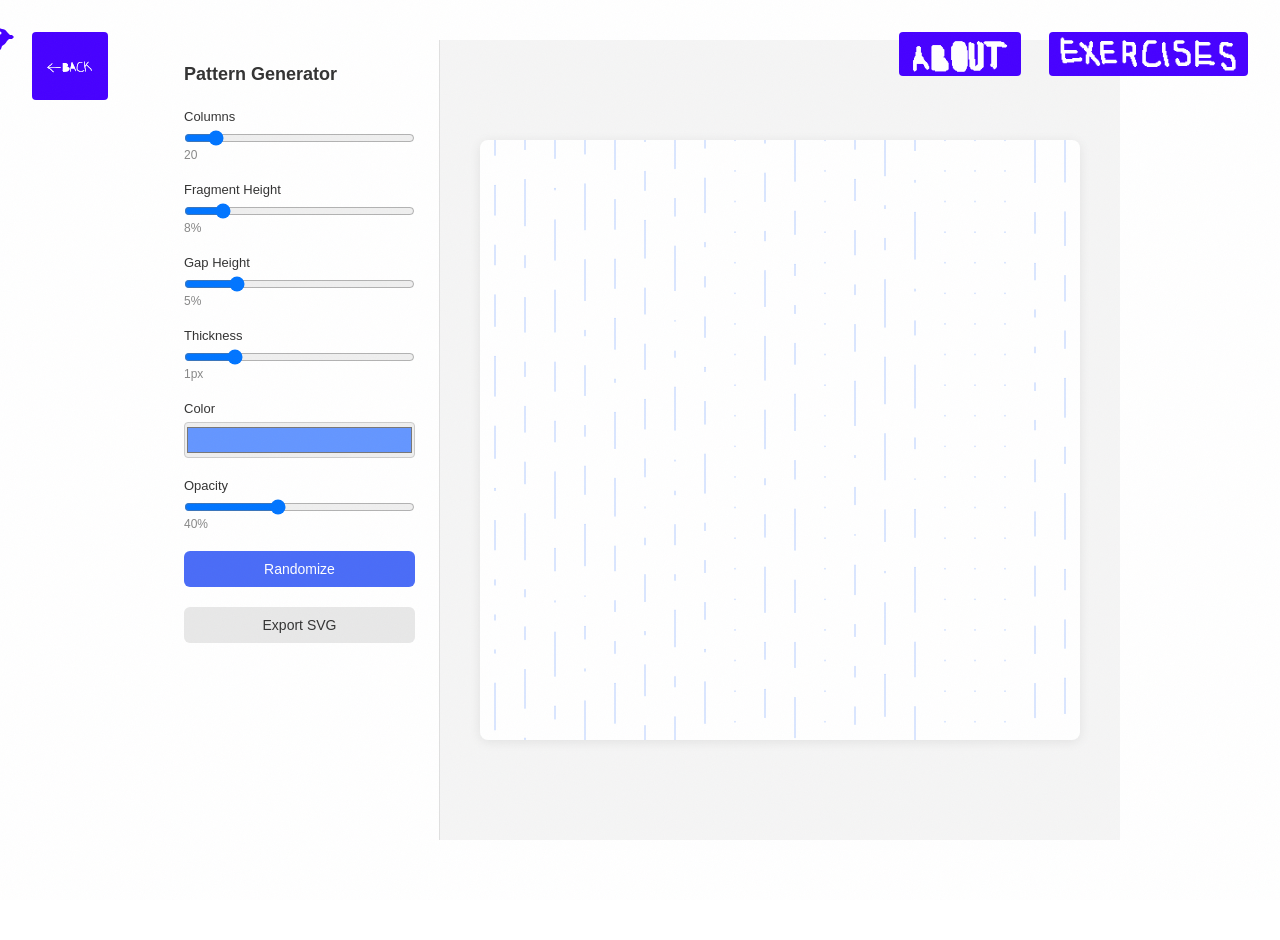
<file: exercise2.html>
<!DOCTYPE html>
<html lang="en">
<head>
  <meta charset="UTF-8">
  <meta name="viewport" content="width=device-width, initial-scale=1.0">
  <title>Pattern Exercise 1 — Portfolio</title>
  <link rel="preconnect" href="https://fonts.googleapis.com">
  <link rel="preconnect" href="https://fonts.gstatic.com" crossorigin>
  <link href="https://fonts.googleapis.com/css2?family=Instrument+Sans:wght@400;700&family=Instrument+Serif:ital@0;1&display=swap" rel="stylesheet">
  <link rel="stylesheet" href="assets/css/main.css">
</head>
<body>

  <div id="cursor"></div>
  <div id="grain"></div>
  <a href="index.html" class="close-btn" style="display: block;">
          <svg viewBox="0 0 1080 1080" fill="currentColor">
  <path d="M1050.95,321.43v437.14M846.4,445.67h-5.53v1.84h-1.84v1.84h-1.84v92.03h1.84v12.88h1.84v11.04h1.84v7.36h1.84v5.52h1.84v11.04h1.84v9.2h1.84v3.68h1.84v5.52h1.84v7.36h1.84v3.68h1.84v29.45h1.84v3.68h1.84v1.84h1.84v1.84h5.53v-1.84h1.84v-1.84h1.84v-9.2h-1.84v-29.45h-1.84v-3.68h-1.84v-7.36h-1.84v-5.52h-1.84v-3.68h-1.84v-9.2h-1.84v-11.04h-1.84v-5.52h-1.84v-7.36h-1.84v-3.68h3.69v-1.84h1.84v-1.84h1.84v-3.68h1.84v-3.68h1.84v-1.84h1.84v-1.84h1.84v-3.68h1.84v-1.84h1.84v-3.68h1.84v-1.84h1.84v-3.68h1.84v-3.68l1.84,1.84h1.84v1.84h1.84v1.84h3.69v1.84h1.84v1.84h1.84v1.84h1.84v1.84h3.69v1.84h1.84v1.84h1.84v1.84h1.84v1.84h3.69v1.84h1.84v1.84h1.84v1.84h1.84v1.84h1.84v3.68h1.84v1.84h1.84v1.84h1.84v1.84h1.84v1.84h1.84v1.84h1.84v1.84h1.84v1.84h1.84v1.84h1.84v1.84h1.84v1.84h1.84v1.84h1.84v1.84h1.84v1.84h1.84v1.84h1.84v1.84h1.84v1.84h1.84v1.84h3.69v1.84h1.84v1.84h1.84v1.84h1.84v1.84h1.84v1.84h3.69v1.84h1.84v1.84h1.84v1.84h1.84v1.84h1.84v1.84h1.84v5.52h1.84v3.68h1.84v3.68h1.84v9.2h1.84v3.68h1.84v3.68h1.84v3.68h1.84v1.84h1.84v1.84h5.53v-1.84h1.84v-1.84h1.84v-9.2h-1.84v-3.68h-1.84v-3.68h-1.84v-9.2h-1.84v-3.68h-1.84v-3.68h-1.84v-5.52h-1.84v-1.84h-1.84v-1.84h-1.84v-1.84h-1.84v-1.84h-1.84v-1.84h-1.84v-1.84h-1.84v-1.84h-1.84v-1.84h-1.84v-1.84h-3.69v-1.84h-1.84v-1.84h-1.84v-1.84h-1.84v-1.84h-1.84v-1.84h-3.69v-1.84h-1.84v-1.84h-1.84v-1.84h-1.84v-1.84h-1.84v-1.84h-1.84v-1.84h-1.84v-1.84h-1.84v-1.84h-1.84v-1.84h-1.84v-1.84h-1.84v-1.84h-1.84v-1.84h-1.84v-1.84h-1.84v-3.68h-1.84v-1.84h-1.84v-1.84h-1.84v-1.84h-1.84v-1.84h-1.84v-1.84h-1.84v-1.84h-1.84v-1.84h-1.84v-1.84h-3.69v-1.84h-1.84v-1.84h-1.84v-1.84h-1.84v-1.84h-3.69v-1.84h-1.84v-1.84h-1.84v-1.84h-1.84v-1.84h-3.69v-1.84h-1.84v-1.84h-1.84v-1.84h1.84v-3.68h1.84v-1.84h1.84v-1.84h1.84v-1.84h1.84v-3.68h1.84v-1.84h1.84v-1.84h1.84v-1.84h1.84v-1.84h1.84v-3.68h1.84v-1.84h1.84v-1.84h1.84v-1.84h1.84v-1.84h1.84v-1.84h1.84v-1.84h1.84v-1.84h1.84v-3.68h1.84v-1.84h1.84v-1.84h1.84v-3.68h1.84v-7.36h-1.84v-1.84h-1.84v-1.84h-5.53v1.84h-1.84v1.84h-1.84v1.84h-1.84v3.68h-1.84v1.84h-1.84v1.84h-1.84v1.84h-1.84v1.84h-1.84v3.68h-1.84v1.84h-1.84v1.84h-1.84v1.84h-1.84v1.84h-1.84v1.84h-1.84v3.68h-1.84v1.84h-1.84v1.84h-1.84v1.84h-1.84v1.84h-1.84v1.84h-1.84v1.84h-1.84v3.68h-1.84v1.84h-1.84v3.68h-1.84v1.84h-1.84v3.68h-1.84v3.68h-1.84v3.68h-1.84v3.68h-1.84v3.68h-1.84v1.84h-1.84v3.68h-1.84v1.84h-1.84v3.68h-1.84v1.38l-1.84.46-.46-1.84h-1.38v-86.51h-1.84v-1.84h-1.84v-1.84ZM794.8,456.71h-58.97v1.84h-5.53v1.84h-1.84v1.84h-3.69v1.84h-1.84v1.84h-1.84v1.84h-1.84v1.84h-1.84v1.84h-1.84v1.84h-1.84v1.84h-1.84v1.84h-1.84v1.84h-1.84v1.84h-1.84v1.84h-1.84v1.84h-1.84v3.68h-1.84v1.84h-1.84v3.68h-1.84v3.68h-1.84v5.52h-1.84v3.68h-1.84v5.52h-1.84v5.52h-1.84v5.52h-1.84v5.52h-1.84v16.57h-1.84v11.04h-1.84v57.06h1.84v3.68h1.84v1.84h1.84v3.68h1.84v1.84h1.84v3.68h1.84v1.84h1.84v1.84h1.84v1.84h1.84v1.84h1.84v1.84h1.84v1.84h1.84v1.84h3.69v1.84h3.69v1.84h3.69v1.84h3.69v1.84h3.69v1.84h1.84v1.84h3.69v1.84h3.69v1.84h5.53v1.84h5.53v1.84h3.69v1.84h46.07v-1.84h5.53v-1.84h3.69v-1.84h3.69v-1.84h7.37v-1.84h3.69v-1.84h1.84v-1.84h1.84v-1.84h3.69v-1.84h1.84v-1.84h3.69v-1.84h1.84v-1.84h1.84v-1.84h1.84v-7.36h-1.84v-1.84h-1.84v-1.84h-5.53v1.84h-1.84v1.84h-3.69v1.84h-1.84v1.84h-3.69v1.84h-1.84v1.84h-1.84v1.84h-3.69v1.84h-7.37v1.84h-3.69v1.84h-3.69v1.84h-5.53v1.84h-35.01v-1.84h-3.69v-1.84h-5.53v-1.84h-5.53v-1.84h-3.69v-1.84h-3.69v-1.84h-1.84v-1.84h-3.69v-1.84h-3.69v-1.84h-3.69v-1.84h-3.69v-1.84h-3.69v-1.84h-1.84v-1.84h-1.84v-1.84h-1.84v-3.68h-1.84v-1.84h-1.84v-3.68h-1.84v-1.84h-1.84v-3.68h-1.84v-46.01h1.84v-11.04h1.84v-16.57h1.84v-5.52h1.84v-5.52h1.84v-5.52h1.84v-5.52h1.84v-3.68h1.84v-5.52h1.84v-3.68h1.84v-3.68h1.84v-1.84h1.84v-3.68h1.84v-1.84h1.84v-1.84h1.84v-1.84h1.84v-1.84h1.84v-1.84h1.84v-1.84h1.84v-1.84h1.84v-1.84h3.69v-1.84h1.84v-1.84h5.53v-1.84h53.44v-1.84h1.84v-1.84h1.84v-5.52h-1.84v-1.84h-1.84v-1.84ZM584.71,460.39h-5.53v1.84h-1.84v1.84h-1.84v3.68h-1.84v5.52h-1.84v5.52h-1.84v9.2h-1.84v7.36h-1.84v9.2h-1.84v7.36h-1.84v12.88h-1.84v9.2h-1.84v9.2h-1.84v11.04h-1.84v5.52h-1.84v11.04h-1.84v9.2h-1.84v18.41h-1.84v7.36h-1.84v47.86h1.84v1.84h1.84v1.84h5.53v-1.84h1.84v-1.84h1.84v-42.33h1.84v-7.36h1.84v-11.04h55.29v-1.84h12.9v3.68h1.84v5.52h1.84v5.52h1.84v5.52h1.84v1.84h1.84v3.68h1.84v1.84h1.84v1.84h1.84v3.68h1.84v5.52h1.84v5.52h1.84v5.52h1.84v3.68h1.84v1.84h1.84v1.84h5.53v-1.84h1.84v-1.84h1.84v-9.2h-1.84v-5.52h-1.84v-5.52h-1.84v-5.52h-1.84v-3.68h-1.84v-1.84h-1.84v-1.84h-1.84v-3.68h-1.84v-1.84h-1.84v-5.52h-1.84v-5.52h-1.84v-5.52h-1.84v-5.52h-1.84v-5.52h-1.84v-9.2h-1.84v-1.84h-1.84v-3.68h-1.84v-3.68h-1.84v-3.68h-1.84v-3.68h-1.84v-3.68h-1.84v-3.68h-1.84v-3.68h-1.84v-3.68h-1.84v-3.68h-1.84v-3.68h-1.84v-3.68h-1.84v-3.68h-1.84v-5.52h-1.84v-5.52h-1.84v-3.68h-1.84v-3.68h-1.84v-1.84h-1.84v-3.68h-1.84v-3.68h-1.84v-3.68h-1.84v-3.68h-1.84v-1.84h-1.84v-3.68h-1.84v-3.68h-1.84v-5.52h-1.84v-3.68h-1.84v-5.52h-1.84v-1.84h-1.84v-1.84ZM490.73,559.79h-22.11c-.08-1.97-.42-1.75,1.38-1.84,1.99-.1,4.01.07,5.99,0v-1.84h3.69v-1.84h3.69v-1.84h1.84v-1.84h1.84v-1.84h1.84v-1.84h1.84v-3.68h1.84v-1.84h1.84v-1.84h1.84v-27.61h-1.84v-3.68h-1.84v-3.68h-1.84v-1.84h-1.84v-1.84h-1.84v-1.84h-1.84v-1.84h-1.84v-1.84h-1.84v-1.84h-1.84v-1.84h-3.69v-1.84h-1.84v-1.84h-3.69v-1.84h-1.84v-1.84h-1.84v-1.84h-3.69v-1.84h-5.53v-1.84h-9.21v-1.84h-47.91v-1.84h-5.53v1.84h-1.84v1.84h-1.84v138.04h-1.84v27.61h1.84v1.84h1.84v1.84h3.69l-1.84,1.84v5.52h1.84v1.84h1.84v1.84h9.21v-1.84h40.54v-1.84h16.59v-1.84h11.06v-1.84h9.21v-1.84h3.69v-1.84h3.69v-1.84h1.84v-1.84h3.69v-1.84h1.84v-1.84h3.69v-1.84h1.84v-1.84h1.84v-1.84h1.84v-1.84h1.84v-1.84h1.84v-1.84h1.84v-1.84h1.84v-1.84h1.84v-3.68h1.84v-1.84h1.84v-3.68h1.84v-1.84h1.84v-3.68h1.84v-29.45h-1.84v-1.84h-1.84v-1.84h-1.84v-1.84h-1.84v-1.84h-1.84v-1.84h-3.69v-1.84h-1.84v-1.84h-3.69v-1.84h-1.84v-1.84h-3.69v-1.84h-3.69v-1.84h-9.21v-1.84ZM170.07,484.32h-5.53v1.84h-1.84v1.84h-1.84v3.68h-1.84v1.84h-3.69v1.84h-1.84v1.84h-1.84v1.84h-1.84v1.84h-1.84v1.84h-1.84v1.84h-1.84v1.84h-1.84v1.84h-1.84v1.84h-1.84v1.84h-1.84v1.84h-1.84v1.84h-1.84v1.84h-1.84v1.84h-1.84v1.84h-3.69v1.84h-1.84v1.84h-1.84v1.84h-3.69v1.84h-3.69v1.84h-3.69v1.84h-3.69v1.84h-1.84v1.84h-1.84v1.84h-3.69v1.84h-3.69v1.84h-1.84v1.84h-1.84v1.84h-1.84v3.68h-1.84v1.84h-1.84v1.84h-1.84v1.84h-1.84v3.68h-1.84v1.84h-1.84v1.84h-1.84v1.84h-1.84v1.84h-1.84v1.84h-1.84v1.84h-1.84v1.84h-1.84v7.36h1.84v1.84h1.84v1.84h7.37v1.84h5.53v1.84h3.69v1.84h3.69v1.84h1.84v1.84h3.69v1.84h1.84v1.84h3.69v1.84h5.53v1.84h3.69v1.84h1.84v1.84h3.69v1.84h3.69v1.84h3.69v1.84h1.84v1.84h1.84v1.84h1.84v1.84h1.84v1.84h3.69v1.84h1.84v1.84h1.84v1.84h1.84v1.84h1.84v1.84h1.84v1.84h1.84v1.84h1.84v1.84h1.84v1.84h1.84v1.84h1.84v1.84h1.84v3.68h1.84v1.84h1.84v1.84h1.84v1.84h1.84v1.84h1.84v1.84h1.84v1.84h3.69v1.84h1.84v1.84h1.84v1.84h1.84v1.84h3.69v1.84h1.84v1.84h1.84v1.84h1.84v1.84h1.84v1.84h1.84v1.84h9.21v-1.84h1.84v-1.84h1.84v-5.52h-1.84v-1.84h-1.84v-1.84h-3.69v-1.84h-1.84v-1.84h-1.84v-1.84h-1.84v-1.84h-1.84v-1.84h-1.84v-1.84h-3.69v-1.84h-1.84v-1.84h-1.84v-1.84h-1.84v-1.84h-1.84v-1.84h-1.84v-1.84h-1.84v-1.84h-1.84v-1.84h-1.84v-1.84h-1.84v-1.84h-1.84v-1.84h-1.84v-1.84h-1.84v-1.84h-1.84v-1.84h-1.84v-3.68h-1.84v-1.84h-1.84v-1.84h-1.84v-1.84h-3.69v-1.84h-1.84v-1.84h-1.84v-1.84h-1.84v-1.84h-3.69v-1.84h-1.84v-1.84h-1.84v-1.84h-1.84v-1.84h-1.84v-1.84h-3.69v-1.84h-3.69v-1.84h-3.69v-1.84h-1.84v-1.84h-3.69v-1.84c-.76-.76-6.56,1.69-5.53-1.84h140.06v-1.84h14.74v-1.84h7.37v-1.84h5.53v-1.84h60.81v-1.84h7.37v-1.84h1.84v-1.84h1.84v-5.52h-1.84v-1.84h-1.84v-1.84h-12.9v1.84h-60.81v1.84h-5.53v1.84h-7.37v1.84h-14.74v1.84H90.83l1.84-1.84v-1.84h1.84v-1.84h1.84v-3.68h1.84v-1.84h1.84v-1.84h1.84v-1.84h1.84v-1.84h1.84v-1.84h3.69v-1.84h1.84v-1.84h1.84v-1.84h3.69v-1.84h3.69v-1.84h3.69v-1.84h3.69v-1.84h1.84v-1.84h1.84v-1.84h3.69v-1.84h1.84v-1.84h1.84v-1.84h1.84v-1.84h1.84v-1.84h1.84v-1.84h1.84v-1.84h1.84v-1.84h1.84v-1.84h1.84v-1.84h1.84v-1.84h1.84v-1.84h1.84v-1.84h1.84v-1.84h1.84v-1.84h3.69v-1.84h1.84v-1.84h1.84v-1.84h1.84v-1.84h1.84v-1.84h1.84v-9.2h-1.84v-1.84h-1.84v-1.84Z"/>
  <path d="M490.73,559.79v1.84h9.21v1.84h3.69v1.84h3.69v1.84h1.84v1.84h3.69v1.84h1.84v1.84h3.69v1.84h1.84v1.84h1.84v1.84h1.84v1.84h1.84v1.84h1.84v29.45h-1.84v3.68h-1.84v1.84h-1.84v3.68h-1.84v1.84h-1.84v3.68h-1.84v1.84h-1.84v1.84h-1.84v1.84h-1.84v1.84h-1.84v1.84h-1.84v1.84h-1.84v1.84h-1.84v1.84h-3.69v1.84h-1.84v1.84h-3.69v1.84h-1.84v1.84h-3.69v1.84h-3.69v1.84h-9.21v1.84h-11.06v1.84h-16.59v1.84h-40.54v1.84h-9.21v-1.84h-1.84v-1.84h-1.84v-5.52l1.84-1.84h-3.69v-1.84h-1.84v-1.84h-1.84v-27.61h1.84v-138.04h1.84v-1.84h1.84v-1.84h5.53v1.84h47.91v1.84h9.21v1.84h5.53v1.84h3.69v1.84h1.84v1.84h1.84v1.84h3.69v1.84h1.84v1.84h3.69v1.84h1.84v1.84h1.84v1.84h1.84v1.84h1.84v1.84h1.84v1.84h1.84v1.84h1.84v3.68h1.84v3.68h1.84v27.61h-1.84v1.84h-1.84v1.84h-1.84v3.68h-1.84v1.84h-1.84v1.84h-1.84v1.84h-1.84v1.84h-3.69v1.84h-3.69v1.84c-1.98.07-4-.1-5.99,0-1.8.09-1.46-.13-1.38,1.84h22.11ZM442.81,489.84h-38.7v68.1l1.84-1.84h1.84v-1.84h20.27v-1.84h11.06v-1.84h11.06v-1.84h5.53v-1.84h7.37v-1.84h7.37v-1.84h3.69v-1.84h3.69v-3.68h1.84v-1.84h1.84v-1.84h1.84v-16.57h-1.84v-3.68h-1.84v-3.68h-1.84v-1.84h-1.84v-1.84h-1.84v-1.84h-3.69v-1.84h-1.84v-1.84h-3.69v-1.84h-1.84v-1.84h-1.84v-1.84h-3.69v-1.84h-5.53v-1.84h-9.21v-1.84ZM405.96,563.47l-1.84.46v58.44h-1.84v22.09h40.54v-1.84h16.59v-1.84h11.06v-1.84h9.21v-1.84h3.69v-1.84h3.69v-1.84h1.84v-1.84h3.69v-1.84h1.84v-1.84h3.69v-1.84h1.84v-1.84h1.84v-1.84h1.84v-1.84h1.84v-3.68h1.84v-1.84h1.84v-3.68h1.84v-1.84h1.84v-3.68h1.84v-18.41h-1.84v-1.84h-3.69v-1.84h-1.84v-1.84h-3.69v-1.84h-1.84v-1.84h-3.69v-1.84h-3.69v-1.84h-9.21v-1.84h-23.96v-1.84h-33.17v-1.84h-18.43v-1.84h-1.84v-1.84h-1.38l-.46-1.84Z"/>
  <path d="M170.07,484.32v1.84h1.84v1.84h1.84v9.2h-1.84v1.84h-1.84v1.84h-1.84v1.84h-1.84v1.84h-1.84v1.84h-3.69v1.84h-1.84v1.84h-1.84v1.84h-1.84v1.84h-1.84v1.84h-1.84v1.84h-1.84v1.84h-1.84v1.84h-1.84v1.84h-1.84v1.84h-1.84v1.84h-1.84v1.84h-1.84v1.84h-1.84v1.84h-1.84v1.84h-3.69v1.84h-1.84v1.84h-1.84v1.84h-3.69v1.84h-3.69v1.84h-3.69v1.84h-3.69v1.84h-1.84v1.84h-1.84v1.84h-3.69v1.84h-1.84v1.84h-1.84v1.84h-1.84v1.84h-1.84v1.84h-1.84v3.68h-1.84v1.84h-1.84v1.84l-1.84,1.84h152.96v-1.84h14.74v-1.84h7.37v-1.84h5.53v-1.84h60.81v-1.84h12.9v1.84h1.84v1.84h1.84v5.52h-1.84v1.84h-1.84v1.84h-7.37v1.84h-60.81v1.84h-5.53v1.84h-7.37v1.84h-14.74v1.84H109.26c-1.03,3.53,4.77,1.08,5.53,1.84v1.84h3.69v1.84h1.84v1.84h3.69v1.84h3.69v1.84h3.69v1.84h1.84v1.84h1.84v1.84h1.84v1.84h1.84v1.84h3.69v1.84h1.84v1.84h1.84v1.84h1.84v1.84h3.69v1.84h1.84v1.84h1.84v1.84h1.84v3.68h1.84v1.84h1.84v1.84h1.84v1.84h1.84v1.84h1.84v1.84h1.84v1.84h1.84v1.84h1.84v1.84h1.84v1.84h1.84v1.84h1.84v1.84h1.84v1.84h1.84v1.84h1.84v1.84h3.69v1.84h1.84v1.84h1.84v1.84h1.84v1.84h1.84v1.84h1.84v1.84h3.69v1.84h1.84v1.84h1.84v5.52h-1.84v1.84h-1.84v1.84h-9.21v-1.84h-1.84v-1.84h-1.84v-1.84h-1.84v-1.84h-1.84v-1.84h-1.84v-1.84h-3.69v-1.84h-1.84v-1.84h-1.84v-1.84h-1.84v-1.84h-3.69v-1.84h-1.84v-1.84h-1.84v-1.84h-1.84v-1.84h-1.84v-1.84h-1.84v-1.84h-1.84v-3.68h-1.84v-1.84h-1.84v-1.84h-1.84v-1.84h-1.84v-1.84h-1.84v-1.84h-1.84v-1.84h-1.84v-1.84h-1.84v-1.84h-1.84v-1.84h-1.84v-1.84h-1.84v-1.84h-3.69v-1.84h-1.84v-1.84h-1.84v-1.84h-1.84v-1.84h-1.84v-1.84h-3.69v-1.84h-3.69v-1.84h-3.69v-1.84h-1.84v-1.84h-3.69v-1.84h-5.53v-1.84h-3.69v-1.84h-1.84v-1.84h-3.69v-1.84h-1.84v-1.84h-3.69v-1.84h-3.69v-1.84h-5.53v-1.84h-7.37v-1.84h-1.84v-1.84h-1.84v-7.36h1.84v-1.84h1.84v-1.84h1.84v-1.84h1.84v-1.84h1.84v-1.84h1.84v-1.84h1.84v-1.84h1.84v-3.68h1.84v-1.84h1.84v-1.84h1.84v-1.84h1.84v-3.68h1.84v-1.84h1.84v-1.84h1.84v-1.84h3.69v-1.84h3.69v-1.84h1.84v-1.84h1.84v-1.84h3.69v-1.84h3.69v-1.84h3.69v-1.84h3.69v-1.84h1.84v-1.84h1.84v-1.84h3.69v-1.84h1.84v-1.84h1.84v-1.84h1.84v-1.84h1.84v-1.84h1.84v-1.84h1.84v-1.84h1.84v-1.84h1.84v-1.84h1.84v-1.84h1.84v-1.84h1.84v-1.84h1.84v-1.84h1.84v-1.84h1.84v-1.84h3.69v-1.84h1.84v-3.68h1.84v-1.84h1.84v-1.84h5.53Z"/>
  <polygon points="846.4 445.67 846.4 447.51 848.24 447.51 848.24 449.35 850.08 449.35 850.08 535.86 851.47 535.86 851.93 537.7 853.77 537.24 853.77 535.86 855.61 535.86 855.61 532.18 857.45 532.18 857.45 530.34 859.3 530.34 859.3 526.66 861.14 526.66 861.14 524.82 862.98 524.82 862.98 521.13 864.83 521.13 864.83 517.45 866.67 517.45 866.67 513.77 868.51 513.77 868.51 510.09 870.35 510.09 870.35 506.41 872.2 506.41 872.2 504.57 874.04 504.57 874.04 500.89 875.88 500.89 875.88 499.05 877.73 499.05 877.73 495.37 879.57 495.37 879.57 493.53 881.41 493.53 881.41 491.68 883.25 491.68 883.25 489.84 885.1 489.84 885.1 488 886.94 488 886.94 486.16 888.78 486.16 888.78 484.32 890.63 484.32 890.63 480.64 892.47 480.64 892.47 478.8 894.31 478.8 894.31 476.96 896.15 476.96 896.15 475.12 898 475.12 898 473.28 899.84 473.28 899.84 471.44 901.68 471.44 901.68 467.76 903.53 467.76 903.53 465.92 905.37 465.92 905.37 464.08 907.21 464.08 907.21 462.24 909.05 462.24 909.05 460.39 910.9 460.39 910.9 456.71 912.74 456.71 912.74 454.87 914.58 454.87 914.58 453.03 916.43 453.03 916.43 451.19 921.95 451.19 921.95 453.03 923.8 453.03 923.8 454.87 925.64 454.87 925.64 462.24 923.8 462.24 923.8 465.92 921.95 465.92 921.95 467.76 920.11 467.76 920.11 469.6 918.27 469.6 918.27 473.28 916.43 473.28 916.43 475.12 914.58 475.12 914.58 476.96 912.74 476.96 912.74 478.8 910.9 478.8 910.9 480.64 909.05 480.64 909.05 482.48 907.21 482.48 907.21 484.32 905.37 484.32 905.37 486.16 903.53 486.16 903.53 489.84 901.68 489.84 901.68 491.68 899.84 491.68 899.84 493.53 898 493.53 898 495.37 896.15 495.37 896.15 497.21 894.31 497.21 894.31 500.89 892.47 500.89 892.47 502.73 890.63 502.73 890.63 504.57 888.78 504.57 888.78 506.41 886.94 506.41 886.94 510.09 885.1 510.09 885.1 511.93 886.94 511.93 886.94 513.77 888.78 513.77 888.78 515.61 892.47 515.61 892.47 517.45 894.31 517.45 894.31 519.29 896.15 519.29 896.15 521.13 898 521.13 898 522.97 901.68 522.97 901.68 524.82 903.53 524.82 903.53 526.66 905.37 526.66 905.37 528.5 907.21 528.5 907.21 530.34 910.9 530.34 910.9 532.18 912.74 532.18 912.74 534.02 914.58 534.02 914.58 535.86 916.43 535.86 916.43 537.7 918.27 537.7 918.27 539.54 920.11 539.54 920.11 541.38 921.95 541.38 921.95 543.22 923.8 543.22 923.8 545.06 925.64 545.06 925.64 548.74 927.48 548.74 927.48 550.58 929.33 550.58 929.33 552.42 931.17 552.42 931.17 554.26 933.01 554.26 933.01 556.11 934.85 556.11 934.85 557.95 936.7 557.95 936.7 559.79 938.54 559.79 938.54 561.63 940.38 561.63 940.38 563.47 942.23 563.47 942.23 565.31 944.07 565.31 944.07 567.15 945.91 567.15 945.91 568.99 947.75 568.99 947.75 570.83 949.6 570.83 949.6 572.67 953.28 572.67 953.28 574.51 955.13 574.51 955.13 576.35 956.97 576.35 956.97 578.19 958.81 578.19 958.81 580.03 960.65 580.03 960.65 581.87 964.34 581.87 964.34 583.71 966.18 583.71 966.18 585.55 968.03 585.55 968.03 587.4 969.87 587.4 969.87 589.24 971.71 589.24 971.71 591.08 973.55 591.08 973.55 592.92 975.4 592.92 975.4 594.76 977.24 594.76 977.24 596.6 979.08 596.6 979.08 598.44 980.93 598.44 980.93 603.96 982.77 603.96 982.77 607.64 984.61 607.64 984.61 611.32 986.45 611.32 986.45 620.53 988.3 620.53 988.3 624.21 990.14 624.21 990.14 627.89 991.98 627.89 991.98 637.09 990.14 637.09 990.14 638.93 988.3 638.93 988.3 640.77 982.77 640.77 982.77 638.93 980.93 638.93 980.93 637.09 979.08 637.09 979.08 633.41 977.24 633.41 977.24 629.73 975.4 629.73 975.4 626.05 973.55 626.05 973.55 616.84 971.71 616.84 971.71 613.16 969.87 613.16 969.87 609.48 968.03 609.48 968.03 603.96 966.18 603.96 966.18 602.12 964.34 602.12 964.34 600.28 962.5 600.28 962.5 598.44 960.65 598.44 960.65 596.6 958.81 596.6 958.81 594.76 955.13 594.76 955.13 592.92 953.28 592.92 953.28 591.08 951.44 591.08 951.44 589.24 949.6 589.24 949.6 587.4 947.75 587.4 947.75 585.55 944.07 585.55 944.07 583.71 942.23 583.71 942.23 581.87 940.38 581.87 940.38 580.03 938.54 580.03 938.54 578.19 936.7 578.19 936.7 576.35 934.85 576.35 934.85 574.51 933.01 574.51 933.01 572.67 931.17 572.67 931.17 570.83 929.33 570.83 929.33 568.99 927.48 568.99 927.48 567.15 925.64 567.15 925.64 565.31 923.8 565.31 923.8 563.47 921.95 563.47 921.95 561.63 920.11 561.63 920.11 559.79 918.27 559.79 918.27 557.95 916.43 557.95 916.43 556.11 914.58 556.11 914.58 554.26 912.74 554.26 912.74 550.58 910.9 550.58 910.9 548.74 909.05 548.74 909.05 546.9 907.21 546.9 907.21 545.06 905.37 545.06 905.37 543.22 901.68 543.22 901.68 541.38 899.84 541.38 899.84 539.54 898 539.54 898 537.7 896.15 537.7 896.15 535.86 892.47 535.86 892.47 534.02 890.63 534.02 890.63 532.18 888.78 532.18 888.78 530.34 886.94 530.34 886.94 528.5 883.25 528.5 883.25 526.66 881.41 526.66 881.41 524.82 879.57 524.82 877.73 522.97 877.73 526.66 875.88 526.66 875.88 530.34 874.04 530.34 874.04 532.18 872.2 532.18 872.2 535.86 870.35 535.86 870.35 537.7 868.51 537.7 868.51 541.38 866.67 541.38 866.67 543.22 864.83 543.22 864.83 545.06 862.98 545.06 862.98 548.74 861.14 548.74 861.14 552.42 859.3 552.42 859.3 554.26 857.45 554.26 857.45 556.11 853.77 556.11 853.77 559.79 855.61 559.79 855.61 567.15 857.45 567.15 857.45 572.67 859.3 572.67 859.3 583.71 861.14 583.71 861.14 592.92 862.98 592.92 862.98 596.6 864.83 596.6 864.83 602.12 866.67 602.12 866.67 609.48 868.51 609.48 868.51 613.16 870.35 613.16 870.35 642.61 872.2 642.61 872.2 651.82 870.35 651.82 870.35 653.66 868.51 653.66 868.51 655.5 862.98 655.5 862.98 653.66 861.14 653.66 861.14 651.82 859.3 651.82 859.3 648.13 857.45 648.13 857.45 618.69 855.61 618.69 855.61 615 853.77 615 853.77 607.64 851.93 607.64 851.93 602.12 850.08 602.12 850.08 598.44 848.24 598.44 848.24 589.24 846.4 589.24 846.4 578.19 844.55 578.19 844.55 572.67 842.71 572.67 842.71 565.31 840.87 565.31 840.87 554.26 839.03 554.26 839.03 541.38 837.18 541.38 837.18 449.35 839.03 449.35 839.03 447.51 840.87 447.51 840.87 445.67 846.4 445.67"/>
  <path d="M584.71,460.39v1.84h1.84v1.84h1.84v5.52h1.84v3.68h1.84v5.52h1.84v3.68h1.84v3.68h1.84v1.84h1.84v3.68h1.84v3.68h1.84v3.68h1.84v3.68h1.84v1.84h1.84v3.68h1.84v3.68h1.84v5.52h1.84v5.52h1.84v3.68h1.84v3.68h1.84v3.68h1.84v3.68h1.84v3.68h1.84v3.68h1.84v3.68h1.84v3.68h1.84v3.68h1.84v3.68h1.84v3.68h1.84v3.68h1.84v1.84h1.84v9.2h1.84v5.52h1.84v5.52h1.84v5.52h1.84v5.52h1.84v5.52h1.84v1.84h1.84v3.68h1.84v1.84h1.84v1.84h1.84v3.68h1.84v5.52h1.84v5.52h1.84v5.52h1.84v9.2h-1.84v1.84h-1.84v1.84h-5.53v-1.84h-1.84v-1.84h-1.84v-3.68h-1.84v-5.52h-1.84v-5.52h-1.84v-5.52h-1.84v-3.68h-1.84v-1.84h-1.84v-1.84h-1.84v-3.68h-1.84v-1.84h-1.84v-5.52h-1.84v-5.52h-1.84v-5.52h-1.84v-3.68h-12.9v1.84h-55.29v11.04h-1.84v7.36h-1.84v42.33h-1.84v1.84h-1.84v1.84h-5.53v-1.84h-1.84v-1.84h-1.84v-47.86h1.84v-7.36h1.84v-18.41h1.84v-9.2h1.84v-11.04h1.84v-5.52h1.84v-11.04h1.84v-9.2h1.84v-9.2h1.84v-12.88h1.84v-7.36h1.84v-9.2h1.84v-7.36h1.84v-9.2h1.84v-5.52h1.84v-5.52h1.84v-3.68h1.84v-1.84h1.84v-1.84h5.53ZM584.71,491.68l-1.84.46v1.38h-1.84v7.36h-1.84v9.2h-1.84v7.36h-1.84v12.88h-1.84v9.2h-1.84v9.2h-1.84v11.04h-1.84v5.52h-1.84v11.04h-1.84v3.68h47.91v-1.84h14.74v-3.68h-1.84v-1.84h-1.84v-3.68h-1.84v-3.68h-1.84v-3.68h-1.84v-3.68h-1.84v-3.68h-1.84v-3.68h-1.84v-3.68h-1.84v-3.68h-1.84v-3.68h-1.84v-3.68h-1.84v-3.68h-1.84v-3.68h-1.84v-5.52h-1.84v-5.52h-1.84v-3.68h-1.84v-3.68h-1.84v-1.84h-1.84v-3.68h-1.84v-3.68h-1.84v-3.68h-1.84v-3.68h-1.38l-.46-1.84Z"/>
  <polygon points="794.8 456.71 794.8 458.55 796.64 458.55 796.64 460.39 798.48 460.39 798.48 465.92 796.64 465.92 796.64 467.76 794.8 467.76 794.8 469.6 741.36 469.6 741.36 471.44 735.83 471.44 735.83 473.28 733.98 473.28 733.98 475.12 730.3 475.12 730.3 476.96 728.46 476.96 728.46 478.8 726.61 478.8 726.61 480.64 724.77 480.64 724.77 482.48 722.93 482.48 722.93 484.32 721.08 484.32 721.08 486.16 719.24 486.16 719.24 488 717.4 488 717.4 489.84 715.56 489.84 715.56 493.53 713.71 493.53 713.71 495.37 711.87 495.37 711.87 499.05 710.03 499.05 710.03 502.73 708.18 502.73 708.18 508.25 706.34 508.25 706.34 511.93 704.5 511.93 704.5 517.45 702.66 517.45 702.66 522.97 700.81 522.97 700.81 528.5 698.97 528.5 698.97 534.02 697.13 534.02 697.13 550.58 695.28 550.58 695.28 561.63 693.44 561.63 693.44 607.64 695.28 607.64 695.28 611.32 697.13 611.32 697.13 613.16 698.97 613.16 698.97 616.84 700.81 616.84 700.81 618.69 702.66 618.69 702.66 622.37 704.5 622.37 704.5 624.21 706.34 624.21 706.34 626.05 708.18 626.05 708.18 627.89 711.87 627.89 711.87 629.73 715.56 629.73 715.56 631.57 719.24 631.57 719.24 633.41 722.93 633.41 722.93 635.25 726.61 635.25 726.61 637.09 728.46 637.09 728.46 638.93 732.14 638.93 732.14 640.77 735.83 640.77 735.83 642.61 741.36 642.61 741.36 644.45 746.88 644.45 746.88 646.29 750.57 646.29 750.57 648.13 785.58 648.13 785.58 646.29 791.11 646.29 791.11 644.45 794.8 644.45 794.8 642.61 798.48 642.61 798.48 640.77 805.85 640.77 805.85 638.93 809.54 638.93 809.54 637.09 811.38 637.09 811.38 635.25 813.23 635.25 813.23 633.41 816.91 633.41 816.91 631.57 818.75 631.57 818.75 629.73 822.44 629.73 822.44 627.89 824.28 627.89 824.28 626.05 829.81 626.05 829.81 627.89 831.65 627.89 831.65 629.73 833.5 629.73 833.5 637.09 831.65 637.09 831.65 638.93 829.81 638.93 829.81 640.77 827.97 640.77 827.97 642.61 824.28 642.61 824.28 644.45 822.44 644.45 822.44 646.29 818.75 646.29 818.75 648.13 816.91 648.13 816.91 649.98 815.07 649.98 815.07 651.82 811.38 651.82 811.38 653.66 804.01 653.66 804.01 655.5 800.33 655.5 800.33 657.34 796.64 657.34 796.64 659.18 791.11 659.18 791.11 661.02 745.04 661.02 745.04 659.18 741.36 659.18 741.36 657.34 735.83 657.34 735.83 655.5 730.3 655.5 730.3 653.66 726.61 653.66 726.61 651.82 722.93 651.82 722.93 649.98 721.08 649.98 721.08 648.13 717.4 648.13 717.4 646.29 713.71 646.29 713.71 644.45 710.03 644.45 710.03 642.61 706.34 642.61 706.34 640.77 702.66 640.77 702.66 638.93 700.81 638.93 700.81 637.09 698.97 637.09 698.97 635.25 697.13 635.25 697.13 633.41 695.28 633.41 695.28 631.57 693.44 631.57 693.44 629.73 691.6 629.73 691.6 627.89 689.76 627.89 689.76 624.21 687.91 624.21 687.91 622.37 686.07 622.37 686.07 618.69 684.23 618.69 684.23 616.84 682.38 616.84 682.38 613.16 680.54 613.16 680.54 556.11 682.38 556.11 682.38 545.06 684.23 545.06 684.23 528.5 686.07 528.5 686.07 522.97 687.91 522.97 687.91 517.45 689.76 517.45 689.76 511.93 691.6 511.93 691.6 506.41 693.44 506.41 693.44 502.73 695.28 502.73 695.28 497.21 697.13 497.21 697.13 493.53 698.97 493.53 698.97 489.84 700.81 489.84 700.81 488 702.66 488 702.66 484.32 704.5 484.32 704.5 482.48 706.34 482.48 706.34 480.64 708.18 480.64 708.18 478.8 710.03 478.8 710.03 476.96 711.87 476.96 711.87 475.12 713.71 475.12 713.71 473.28 715.56 473.28 715.56 471.44 717.4 471.44 717.4 469.6 719.24 469.6 719.24 467.76 721.08 467.76 721.08 465.92 722.93 465.92 722.93 464.08 724.77 464.08 724.77 462.24 728.46 462.24 728.46 460.39 730.3 460.39 730.3 458.55 735.83 458.55 735.83 456.71 794.8 456.71"/>
  <polygon points="405.96 563.47 406.42 565.31 407.8 565.31 407.8 567.15 409.64 567.15 409.64 568.99 428.07 568.99 428.07 570.83 461.24 570.83 461.24 572.67 485.2 572.67 485.2 574.51 494.41 574.51 494.41 576.35 498.1 576.35 498.1 578.19 501.79 578.19 501.79 580.03 503.63 580.03 503.63 581.87 507.31 581.87 507.31 583.71 509.16 583.71 509.16 585.55 512.84 585.55 512.84 587.4 514.69 587.4 514.69 605.8 512.84 605.8 512.84 609.48 511 609.48 511 611.32 509.16 611.32 509.16 615 507.31 615 507.31 616.84 505.47 616.84 505.47 620.53 503.63 620.53 503.63 622.37 501.79 622.37 501.79 624.21 499.94 624.21 499.94 626.05 498.1 626.05 498.1 627.89 494.41 627.89 494.41 629.73 492.57 629.73 492.57 631.57 488.89 631.57 488.89 633.41 487.04 633.41 487.04 635.25 483.36 635.25 483.36 637.09 479.67 637.09 479.67 638.93 470.46 638.93 470.46 640.77 459.4 640.77 459.4 642.61 442.81 642.61 442.81 644.45 402.27 644.45 402.27 622.37 404.12 622.37 404.12 563.93 405.96 563.47"/>
  <polygon points="442.81 489.84 442.81 491.68 452.03 491.68 452.03 493.53 457.56 493.53 457.56 495.37 461.24 495.37 461.24 497.21 463.09 497.21 463.09 499.05 464.93 499.05 464.93 500.89 468.61 500.89 468.61 502.73 470.46 502.73 470.46 504.57 474.14 504.57 474.14 506.41 475.99 506.41 475.99 508.25 477.83 508.25 477.83 510.09 479.67 510.09 479.67 513.77 481.51 513.77 481.51 517.45 483.36 517.45 483.36 534.02 481.51 534.02 481.51 535.86 479.67 535.86 479.67 537.7 477.83 537.7 477.83 541.38 474.14 541.38 474.14 543.22 470.46 543.22 470.46 545.06 463.09 545.06 463.09 546.9 455.71 546.9 455.71 548.74 450.19 548.74 450.19 550.58 439.13 550.58 439.13 552.42 428.07 552.42 428.07 554.26 407.8 554.26 407.8 556.11 405.96 556.11 404.12 557.95 404.12 489.84 442.81 489.84"/>
  <polygon points="584.71 491.68 585.17 493.53 586.56 493.53 586.56 497.21 588.4 497.21 588.4 500.89 590.24 500.89 590.24 504.57 592.09 504.57 592.09 508.25 593.93 508.25 593.93 510.09 595.77 510.09 595.77 513.77 597.61 513.77 597.61 517.45 599.46 517.45 599.46 522.97 601.3 522.97 601.3 528.5 603.14 528.5 603.14 532.18 604.99 532.18 604.99 535.86 606.83 535.86 606.83 539.54 608.67 539.54 608.67 543.22 610.51 543.22 610.51 546.9 612.36 546.9 612.36 550.58 614.2 550.58 614.2 554.26 616.04 554.26 616.04 557.95 617.88 557.95 617.88 561.63 619.73 561.63 619.73 565.31 621.57 565.31 621.57 568.99 623.41 568.99 623.41 572.67 625.26 572.67 625.26 574.51 627.1 574.51 627.1 578.19 612.36 578.19 612.36 580.03 564.44 580.03 564.44 576.35 566.29 576.35 566.29 565.31 568.13 565.31 568.13 559.79 569.97 559.79 569.97 548.74 571.81 548.74 571.81 539.54 573.66 539.54 573.66 530.34 575.5 530.34 575.5 517.45 577.34 517.45 577.34 510.09 579.19 510.09 579.19 500.89 581.03 500.89 581.03 493.53 582.87 493.53 582.87 492.14 584.71 491.68"/>
</svg>
        </a>

  <nav class="nav">
    <a href="index.html#about" class="nav-link about-label">
      <svg viewBox="0 400 1080 380" fill="currentColor" xmlns="http://www.w3.org/2000/svg">
        <path d="M566.65,454.28h-79.69c3.92,12.94-7.33,7.29-8.85,8.81s4.16,12.71-8.85,8.81v26.42c-15.41-3.43-2.3,12.23-17.71,8.81v140.89h8.85v61.64h8.85v26.42c13.01-3.9,7.33,7.29,8.85,8.81.83.82,8.03-.82,8.85,0s-.83,7.98,0,8.81c1.52,1.52,12.78-4.14,8.85,8.81h17.71v8.81h79.69c-1.14-9.28-.47-9.94,8.85-8.81v-17.61h8.85v-26.42h8.85v-167.31h-8.85v-44.03h-8.85v-17.61h-8.85c4.35-24.08-6.72-15.49-8.85-17.61-.58-.58.33-6.01,0-8.81h-17.71v-8.81ZM743.73,454.28c-24.21-4.33-15.58,6.69-17.71,8.81-.58.58-6.04-.33-8.85,0v26.42h8.85v211.34c-13.01-3.9-7.33,7.29-8.85,8.81s-12.78-4.14-8.85,8.81h-26.56c1.14-9.28.47-9.94-8.85-8.81v-79.25h-8.85v-158.51c-9.33,1.13-9.99.47-8.85-8.81-24.21-4.33-15.58,6.69-17.71,8.81-.58.58-6.04-.33-8.85,0v176.12h8.85v79.25h8.85c-4.35,24.08,6.72,15.49,8.85,17.61.58.58-.33,6.01,0,8.81h70.83c-3.92-12.94,7.33-7.29,8.85-8.81.83-.82-.83-7.98,0-8.81s8.03.82,8.85,0-.83-7.98,0-8.81,8.03.82,8.85,0c1.52-1.52-4.16-12.71,8.85-8.81v-246.56c-13.01,3.9-7.33-7.29-8.85-8.81-1.52-1.52-12.78,4.14-8.85-8.81ZM973.94,454.28h-177.08c-.89,0,3.58,13.55-8.85,8.81-4.35,24.08,6.72,15.49,8.85,17.61.67.67-.44,8.81,0,8.81h70.83v202.54h-8.85v26.42c9.33-1.13,9.99-.47,8.85,8.81,24.21,4.33,15.58-6.69,17.71-8.81.83-.82,8.03.82,8.85,0s-.83-7.98,0-8.81c.67-.67,8.85.44,8.85,0v-220.15h53.12v8.81h44.27c-1.14-9.28-.47-9.94,8.85-8.81,4.35-24.08-6.72-15.49-8.85-17.61-.58-.58.33-6.01,0-8.81h-26.56v-8.81ZM336.44,498.31h-88.54c-.44,0,.67,8.14,0,8.81s-8.85-.44-8.85,0v246.56c0,.88,13.63-3.56,8.85,8.81h26.56v8.81h115.1v-8.81c24.21,4.33,15.58-6.69,17.71-8.81.58-.58,6.04.33,8.85,0v-70.45h-8.85c4.35-24.08-6.72-15.49-8.85-17.61-1.52-1.52,4.16-12.71-8.85-8.81,4.35-24.08-6.72-15.49-8.85-17.61-.58-.58.33-6.01,0-8.81h-17.71v-17.61h8.85v-70.45c-15.41,3.43-2.3-12.23-17.71-8.81,4.35-24.08-6.72-15.49-8.85-17.61-.83-.82.83-7.98,0-8.81s-8.03.82-8.85,0,.83-7.98,0-8.81ZM44.26,656.81v105.67c0,.88,13.63-3.56,8.85,8.81,24.21,4.33,15.58-6.69,17.71-8.81.67-.67,8.85.44,8.85,0v-70.45h70.83c.89,0-3.58,13.55,8.85,8.81v17.61c18.53-4.03-.82,21.64,17.71,17.61-3.45,15.33,12.3,2.28,8.85,17.61,24.21,4.33,15.58-6.69,17.71-8.81.58-.58,6.04.33,8.85,0v-26.42h-8.85v-17.61c-18.53,4.03.82-21.64-17.71-17.61,3.92-12.94-7.33-7.29-8.85-8.81-.83-.82.83-7.98,0-8.81s-8.03.82-8.85,0c-1.52-1.52,4.16-12.71-8.85-8.81v-17.61h-8.85c4.35-24.08-6.72-15.49-8.85-17.61-1.52-1.52,4.16-12.71-8.85-8.81v-35.22h-8.85v-61.64c-9.33,1.13-9.99.47-8.85-8.81h-26.56c1.14,9.28.47,9.94-8.85,8.81v52.84h-8.85v44.03h-8.85v17.61h-8.85v26.42h-8.85Z"/>
        <path d="M336.44,498.31c.83.82-.83,7.98,0,8.81s8.03-.82,8.85,0-.83,7.98,0,8.81c2.13,2.12,13.2-6.47,8.85,17.61,15.41-3.43,2.3,12.23,17.71,8.81v70.45h-8.85v17.61h17.71c.33,2.8-.58,8.23,0,8.81,2.13,2.12,13.2-6.47,8.85,17.61,13.01-3.9,7.33,7.29,8.85,8.81,2.13,2.12,13.2-6.47,8.85,17.61h8.85v70.45c-2.81.33-8.28-.58-8.85,0-2.13,2.12,6.51,13.13-17.71,8.81v8.81h-115.1v-8.81h-26.56c4.77-12.37-8.85-7.93-8.85-8.81v-246.56c0-.44,8.18.67,8.85,0s-.44-8.81,0-8.81h88.54ZM274.47,533.53v70.45h44.27v-8.81h17.71v-35.22c-15.41,3.43-2.3-12.23-17.71-8.81v-17.61h-44.27ZM274.47,639.2v88.06h17.71v8.81h79.69c-1.14-9.28-.47-9.94,8.85-8.81v-26.42c-18.53,4.03.82-21.64-17.71-17.61,3.92-12.94-7.33-7.29-8.85-8.81-.83-.82.83-7.98,0-8.81-1.52-1.52-12.78,4.14-8.85-8.81h-17.71v-8.81h-26.56v-8.81h-26.56Z"/>
        <path d="M559.88,459.35v8.81h17.71c.33,2.8-.58,8.23,0,8.81,2.13,2.12,13.2-6.47,8.85,17.61h8.85v17.61h8.85v44.03h8.85v167.31h-8.85v26.42h-8.85v17.61c-9.33-1.13-9.99-.47-8.85,8.81h-79.69v-8.81h-17.71c3.92-12.94-7.33-7.29-8.85-8.81-.83-.82.83-7.98,0-8.81s-8.03.82-8.85,0c-1.52-1.52,4.16-12.71-8.85-8.81v-26.42h-8.85v-61.64h-8.85v-140.89c15.41,3.43,2.3-12.23,17.71-8.81v-26.42c13.01,3.9,7.33-7.29,8.85-8.81s12.78,4.14,8.85-8.81h79.69ZM542.17,494.58h-44.27v26.42c-15.41-3.43-2.3,12.23-17.71,8.81v105.67h8.85v61.64h8.85v26.42c9.33-1.13,9.99-.47,8.85,8.81h17.71v8.81h35.42c-1.14-9.28-.47-9.94,8.85-8.81v-26.42h8.85v-132.09h-8.85v-44.03c-18.53,4.03.82-21.64-17.71-17.61,3.92-12.94-7.33-7.29-8.85-8.81-.83-.82.83-7.98,0-8.81Z"/>
        <path d="M770.81,466.12c-3.92,12.94,7.33,7.29,8.85,8.81s-4.16,12.71,8.85,8.81v246.56c-13.01-3.9-7.33,7.29-8.85,8.81-.83.82-8.03-.82-8.85,0s.83,7.98,0,8.81-8.03-.82-8.85,0,.83,7.98,0,8.81c-1.52,1.52-12.78-4.14-8.85,8.81h-70.83c-.33-2.8.58-8.23,0-8.81-2.13-2.12-13.2,6.47-8.85-17.61h-8.85v-79.25h-8.85v-176.12c2.81-.33,8.28.58,8.85,0,2.13-2.12-6.51-13.13,17.71-8.81-1.14,9.28-.47,9.94,8.85,8.81v158.51h8.85v79.25c9.33-1.13,9.99-.47,8.85,8.81h26.56c-3.92-12.94,7.33-7.29,8.85-8.81s-4.16-12.71,8.85-8.81v-211.34h-8.85v-26.42c2.81-.33,8.28.58,8.85,0,2.13-2.12-6.51-13.13,17.71-8.81Z"/>
        <path d="M44.26,656.81h8.85v-26.42h8.85v-17.61h8.85v-44.03h8.85v-52.84c9.33,1.13,9.99.47,8.85-8.81h26.56c-1.14,9.28-.47,9.94,8.85,8.81v61.64h8.85v35.22c13.01-3.9,7.33,7.29,8.85,8.81,2.13,2.12,13.2-6.47,8.85,17.61h8.85v17.61c13.01-3.9,7.33,7.29,8.85,8.81.83.82,8.03-.82,8.85,0s-.83,7.98,0,8.81c1.52,1.52,12.78-4.14,8.85,8.81,18.53-4.03-.82,21.64,17.71,17.61v17.61h8.85v26.42c-2.82.33-8.28-.58-8.85,0-2.13,2.12,6.51,13.13-17.71,8.81,3.45-15.33-12.3-2.28-8.85-17.61-18.53,4.03.82-21.64-17.71-17.61v-17.61c-12.43,4.75-7.97-8.81-8.85-8.81h-70.83v70.45c0,.44-8.18-.67-8.85,0-2.13,2.12,6.51,13.13-17.71,8.81,4.77-12.37-8.85-7.93-8.85-8.81v-105.67ZM106.24,630.39c-.32-.32-9.43-1.66-8.85,2.2v15.41l-8.85,8.81h26.56v-17.61c-12.43,4.68-7.24-7.2-8.85-8.81Z"/>
        <path d="M999.32,477.96v8.81h26.56c.33,2.8-.58,8.23,0,8.81,2.13,2.12,13.2-6.47,8.85,17.61-9.33-1.13-9.99-.47-8.85,8.81h-44.27v-8.81h-53.12v220.15c0,.44-8.18-.67-8.85,0-.83.82.83,7.98,0,8.81s-8.03-.82-8.85,0c-2.13,2.12,6.51,13.13-17.71,8.81,1.14-9.28.47-9.94-8.85-8.81v-26.42h8.85v-202.54h-70.83c-.44,0,.67-8.14,0-8.81-2.13-2.12-13.2,6.47-8.85-17.61,12.44,4.75,7.97-8.81,8.85-8.81h177.08Z"/>
        <path d="M274.47,639.2h26.56v8.81h26.56v8.81h17.71c-3.92,12.94,7.33,7.29,8.85,8.81.83.82-.83,7.98,0,8.81,1.52,1.52,12.78-4.14,8.85,8.81,18.53-4.03-.82,21.64,17.71,17.61v26.42c-9.33-1.13-9.99-.47-8.85,8.81h-79.69v-8.81h-17.71v-88.06Z"/>
        <path d="M274.47,533.53h44.27v17.61c15.41-3.43,2.3,12.23,17.71,8.81v35.22h-17.71v8.81h-44.27v-70.45Z"/>
        <path d="M548.94,489.5c.83.82-.83,7.98,0,8.81,1.52,1.52,12.78-4.14,8.85,8.81,18.53-4.03-.82,21.64,17.71,17.61v44.03h8.85v132.09h-8.85v26.42c-9.33-1.13-9.99-.47-8.85,8.81h-35.42v-8.81h-17.71c1.14-9.28.47-9.94-8.85-8.81v-26.42h-8.85v-61.64h-8.85v-105.67c15.41,3.43,2.3-12.23,17.71-8.81v-26.42h44.27Z"/>
        <path d="M106.24,630.39c1.62,1.61-3.58,13.49,8.85,8.81v17.61h-26.56l8.85-8.81v-15.41c-.57-3.86,8.53-2.52,8.85-2.2Z"/>
      </svg>
    </a>
    <div class="nav-dropdown">
      <span class="nav-link exercises-label">
        <svg viewBox="165 430 770 155" fill="currentColor" xmlns="http://www.w3.org/2000/svg">
          <polygon points="751.52 451.97 755.38 451.97 755.38 448.14 763.11 448.14 763.11 451.97 766.97 451.97 766.97 455.81 813.33 455.81 813.33 459.64 817.2 459.64 817.2 467.31 813.33 467.31 813.33 471.14 766.97 471.14 766.97 509.48 817.2 509.48 817.2 513.32 821.06 513.32 821.06 520.99 817.2 520.99 817.2 524.82 766.97 524.82 766.97 536.32 821.06 536.32 821.06 540.16 832.65 540.16 832.65 543.99 836.52 543.99 836.52 551.66 832.65 551.66 832.65 555.49 813.33 555.49 813.33 551.66 766.97 551.66 766.97 559.33 763.11 559.33 763.11 563.16 755.38 563.16 755.38 559.33 751.52 559.33 751.52 451.97"/>
          <polygon points="191.33 505.65 191.33 524.82 195.19 524.82 195.19 528.65 222.24 528.65 222.24 524.82 253.14 524.82 253.14 520.99 260.87 520.99 260.87 524.82 264.73 524.82 264.73 536.32 260.87 536.32 260.87 540.16 229.96 540.16 229.96 543.99 199.06 543.99 199.06 547.82 183.6 547.82 183.6 543.99 179.74 543.99 179.74 532.49 175.88 532.49 175.88 505.65 172.01 505.65 172.01 440.47 175.88 440.47 175.88 436.64 183.6 436.64 183.6 440.47 187.47 440.47 187.47 448.14 222.24 448.14 222.24 451.97 226.1 451.97 226.1 459.64 222.24 459.64 222.24 463.47 187.47 463.47 187.47 490.31 241.55 490.31 241.55 494.15 245.42 494.15 245.42 501.82 241.55 501.82 241.55 505.65 191.33 505.65"/>
          <path d="M438.59,451.97h3.86v-3.83h7.73v3.83h3.86v3.83h34.77v3.83h3.86v7.67h3.86v42.18h-3.86v3.83h-3.86v7.67h3.86v11.5h3.86v11.5h3.86v15.34h-3.86v3.83h-7.73v-3.83h-3.86v-7.67h-3.86v-11.5h-3.86v-11.5h-3.86v-7.67h-3.86v-3.83h-15.45v26.84h-3.86v3.83h-7.73v-3.83h-3.86v-92.02ZM454.04,471.14v30.67h15.45v-3.83h11.59v-23h-3.86v-3.83h-23.18Z"/>
          <polygon points="894.47 455.81 894.47 459.64 909.92 459.64 909.92 463.47 913.78 463.47 913.78 471.14 909.92 471.14 909.92 474.98 886.74 474.98 886.74 471.14 875.15 471.14 875.15 474.98 871.29 474.98 871.29 497.98 879.01 497.98 879.01 501.82 882.88 501.82 882.88 505.65 894.47 505.65 894.47 509.48 909.92 509.48 909.92 513.32 913.78 513.32 913.78 517.15 917.65 517.15 917.65 520.99 921.51 520.99 921.51 532.49 925.37 532.49 925.37 570.83 921.51 570.83 921.51 574.66 917.65 574.66 917.65 578.5 879.01 578.5 879.01 574.66 875.15 574.66 875.15 570.83 871.29 570.83 871.29 563.16 867.42 563.16 867.42 559.33 863.56 559.33 863.56 547.82 867.42 547.82 867.42 543.99 875.15 543.99 875.15 547.82 879.01 547.82 879.01 551.66 882.88 551.66 882.88 555.49 886.74 555.49 886.74 563.16 909.92 563.16 909.92 540.16 906.06 540.16 906.06 528.65 902.19 528.65 902.19 524.82 886.74 524.82 886.74 520.99 875.15 520.99 875.15 517.15 871.29 517.15 871.29 513.32 863.56 513.32 863.56 509.48 859.7 509.48 859.7 505.65 855.83 505.65 855.83 467.31 859.7 467.31 859.7 459.64 863.56 459.64 863.56 455.81 894.47 455.81"/>
          <polygon points="701.3 448.14 701.3 451.97 705.16 451.97 705.16 459.64 701.3 459.64 701.3 463.47 674.25 463.47 674.25 478.81 678.12 478.81 678.12 482.64 705.16 482.64 705.16 486.48 712.89 486.48 712.89 490.31 720.61 490.31 720.61 494.15 724.48 494.15 724.48 497.98 728.34 497.98 728.34 505.65 732.2 505.65 732.2 547.82 728.34 547.82 728.34 551.66 724.48 551.66 724.48 555.49 716.75 555.49 716.75 559.33 678.12 559.33 678.12 555.49 674.25 555.49 674.25 551.66 670.39 551.66 670.39 543.99 666.53 543.99 666.53 528.65 670.39 528.65 670.39 524.82 678.12 524.82 678.12 528.65 681.98 528.65 681.98 536.32 685.84 536.32 685.84 543.99 709.02 543.99 709.02 540.16 716.75 540.16 716.75 513.32 712.89 513.32 712.89 505.65 705.16 505.65 705.16 501.82 697.43 501.82 697.43 497.98 670.39 497.98 670.39 494.15 662.66 494.15 662.66 490.31 658.8 490.31 658.8 455.81 662.66 455.81 662.66 451.97 666.53 451.97 666.53 448.14 701.3 448.14"/>
          <polygon points="396.09 451.97 396.09 455.81 399.95 455.81 399.95 463.47 396.09 463.47 396.09 467.31 357.45 467.31 357.45 490.31 399.95 490.31 399.95 494.15 403.82 494.15 403.82 501.82 399.95 501.82 399.95 505.65 361.32 505.65 361.32 524.82 365.18 524.82 365.18 532.49 411.54 532.49 411.54 536.32 415.41 536.32 415.41 543.99 411.54 543.99 411.54 547.82 361.32 547.82 361.32 551.66 353.59 551.66 353.59 547.82 349.73 547.82 349.73 532.49 345.86 532.49 345.86 513.32 342 513.32 342 455.81 345.86 455.81 345.86 451.97 396.09 451.97"/>
          <path d="M280.19,509.48h3.86v-11.5h-3.86v-3.83h-3.86v-3.83h-3.86v-7.67h-7.73v-3.83h-3.86v-3.83h-3.86v-3.83h-3.86v-11.5h3.86v-3.83h7.73v3.83h3.86v3.83h3.86v3.83h7.73v3.83h3.86v3.83h3.86c.36,4.01-2.23,8.95,3.86,7.67v-11.5h3.86v-15.34h3.86v-3.83h7.73v3.83h3.86v23h-3.86v15.34h-3.86v3.83h3.86v7.67h3.86v3.83h3.86v3.83h3.86v7.67h3.86v3.83h3.86v3.83h3.86v3.83h3.86v3.83h3.86v7.67h3.86v11.5h-3.86v3.83h-7.73v-3.83h-3.86v-3.83h-3.86v-7.67h-3.86v-3.83h-3.86v-3.83h-3.86v-3.83h-3.86v-3.83h-3.86v-7.67h-3.86l-3.86-3.83v30.67h-3.86v3.83h-7.73v-3.83h-3.86v-38.34Z"/>
          <polygon points="581.53 448.14 581.53 451.97 585.39 451.97 585.39 459.64 581.53 459.64 581.53 463.47 550.62 463.47 550.62 467.31 546.76 467.31 546.76 474.98 542.9 474.98 542.9 497.98 539.03 497.98 539.03 540.16 542.9 540.16 542.9 543.99 550.62 543.99 550.62 547.82 581.53 547.82 581.53 543.99 589.26 543.99 589.26 540.16 593.12 540.16 593.12 536.32 600.85 536.32 600.85 540.16 604.71 540.16 604.71 551.66 600.85 551.66 600.85 555.49 596.98 555.49 596.98 559.33 589.26 559.33 589.26 563.16 542.9 563.16 542.9 559.33 535.17 559.33 535.17 555.49 531.31 555.49 531.31 551.66 527.44 551.66 527.44 547.82 523.58 547.82 523.58 490.31 527.44 490.31 527.44 467.31 531.31 467.31 531.31 459.64 535.17 459.64 535.17 455.81 539.03 455.81 539.03 451.97 542.9 451.97 542.9 448.14 581.53 448.14"/>
          <polygon points="608.58 459.64 612.44 459.64 612.44 455.81 620.17 455.81 620.17 459.64 624.03 459.64 624.03 494.15 627.89 494.15 627.89 513.32 631.76 513.32 631.76 528.65 635.62 528.65 635.62 547.82 639.48 547.82 639.48 559.33 635.62 559.33 635.62 563.16 627.89 563.16 627.89 559.33 624.03 559.33 624.03 555.49 620.17 555.49 620.17 536.32 616.3 536.32 616.3 520.99 612.44 520.99 612.44 501.82 608.58 501.82 608.58 459.64"/>
        </svg>
      </span>
      <div class="dropdown-menu">
        <a href="exercise1.html" class="dropdown-item">
          <svg viewBox="0 400 1080 300" fill="currentColor" xmlns="http://www.w3.org/2000/svg" style="height: 1.2em; width: auto; display: block;">
            <path d="M896.28,415.54h-4.31v1.44h-1.44v1.44h-1.44v2.87h-1.44v4.31h-1.44v4.31h-1.44v5.74h-1.44v5.74h-1.44v11.49h-1.44v14.36h-1.44v2.87h-1.44v8.62h-1.44v2.87h-1.44v4.31h-1.44v7.18h-1.44v5.74h-1.44v5.74h-1.44v2.87h-1.44v4.31h-1.44v2.87h-1.44v5.74h-1.44v5.74h-1.44v5.74h-1.44v5.74h-1.44v5.74h-1.44v5.74h-1.44v5.74h-1.44v5.74h-1.44v8.62h-1.44v4.31h-1.44v4.31h-1.44v4.31h-1.44v4.31h-1.44v4.31h-1.44v4.31h-1.44v5.74h-1.44v8.62h-1.44v7.18h-1.44v5.74h-1.44v8.62h-1.44v15.79h1.44v1.44h1.44v1.44h4.31v-1.44h1.44v-1.44h1.44v-12.92h1.44v-8.62h1.44v-5.74h1.44v-7.18h1.44v-8.62h1.44v-5.74h1.44v-4.31h1.44v-4.31h1.44v-4.31h1.44v-4.31h1.44v-4.31h1.44v-4.31h1.44v-1.44h94.91v2.87h1.44v2.87h1.44v2.87h1.44v2.87h1.44v2.87h1.44v4.31h1.44v2.87h1.44v2.87h1.44v4.31h1.44v2.87h1.44v4.31h1.44v2.87h1.44v2.87h1.44v2.87h1.44v10.05h1.44v4.31h1.44v5.74h1.44v5.74h1.44v4.31h1.44v5.74h1.44v1.44h1.44v1.44h4.31v-1.44h1.44v-1.44h1.44v-8.62h-1.44v-4.31h-1.44v-5.74h-1.44v-5.74h-1.44v-4.31h-1.44v-10.05h-1.44v-2.87h-1.44v-2.87h-1.44v-2.87h-1.44v-4.31h-1.44v-2.87h-1.44v-4.31h-1.44v-2.87h-1.44v-2.87h-1.44v-4.31h-1.44v-2.87h-1.44v-2.87h-1.44v-2.87h-1.44v-2.87h1.44v-1.44h1.44v-4.31h-1.44v-1.44h-1.44v-1.44h-1.44v-1.44h-4.31v-2.87h-1.44v-2.87h-1.44v-4.31h-1.44v-2.87h-1.44v-2.87h-1.44v-2.87h-1.44v-2.87h-1.44v-2.87h-1.44v-2.87h-1.44v-2.87h-1.44v-2.87h-1.44v-2.87h-1.44v-2.87h-1.44v-2.87h-1.44v-2.87h-1.44v-2.87h-1.44v-2.87h-1.44v-2.87h-1.44v-4.31h-1.44v-2.87h-1.44v-2.87h-1.44v-2.87h-1.44v-2.87h-1.44v-2.87h-1.44v-2.87h-1.44v-2.87h-1.44v-2.87h-1.44v-2.87h-1.44v-2.87h-1.44v-2.87h-1.44v-2.87h-1.44v-2.87h-1.44v-2.87h-1.44v-2.87h-1.44v-2.87h-1.44v-2.87h-1.44v-2.87h-1.44v-2.87h-1.44v-2.87h-1.44v-2.87h-1.44v-1.44h-1.44v-2.87h-1.44v-2.87h-1.44v-2.87h-1.44v-2.87h-1.44v-2.87h-1.44v-11.49h-1.44v-1.44h-1.44v-1.44ZM141.3,416.98h-44.58v1.44h-1.44v1.44h-2.88v-1.44h-4.31v1.44h-1.44v1.44h-1.44v63.18h1.44v20.1h1.44v21.54h1.44v20.1h1.44v1.44h-1.44v4.31h1.44v30.15h1.44v30.15h1.44v40.2h1.44v1.44h1.44v1.44h4.31v-1.44h1.44v-1.44h1.44v-43.08h-1.44v-30.15h-1.44v-24.41h2.88v-1.44h7.19v-1.44h7.19v-1.44h7.19v-1.44h1.44v-1.44h7.19v-1.44h1.44v1.44h1.44v4.31h1.44v4.31h1.44v2.87h1.44v2.87h1.44v2.87h1.44v2.87h1.44v4.31h1.44v4.31h1.44v2.87h1.44v4.31h1.44v5.74h1.44v4.31h1.44v4.31h1.44v2.87h1.44v2.87h1.44v2.87h1.44v2.87h1.44v2.87h1.44v2.87h1.44v2.87h1.44v2.87h1.44v2.87h1.44v2.87h1.44v2.87h1.44v4.31h1.44v4.31h1.44v2.87h1.44v2.87h1.44v1.44h1.44v1.44h4.31v-1.44h1.44v-1.44h1.44v-7.18h-1.44v-2.87h-1.44v-4.31h-1.44v-2.87h-1.44v-2.87h-1.44v-2.87h-1.44v-2.87h-1.44v-2.87h-1.44v-2.87h-1.44v-2.87h-1.44v-2.87h-1.44v-2.87h-1.44v-2.87h-1.44v-2.87h-1.44v-2.87h-1.44v-2.87h-1.44v-4.31h-1.44v-4.31h-1.44v-5.74h-1.44v-4.31h-1.44v-2.87h-1.44v-4.31h-1.44v-4.31h-1.44v-2.87h-1.44v-2.87h-1.44v-2.87h-1.44v-2.87h-1.44v-4.31h-1.44v-4.31h-1.44v-2.87l-1.44-1.44h2.88v-1.44h2.88v-1.44h4.31v-1.44h4.31v-1.44h2.88v-1.44h1.44v-1.44h1.44v-1.44h2.88v-1.44h1.44v-1.44h1.44v-1.44h1.44v-1.44h1.44v-1.44h1.44v-1.44h1.44v-1.44h1.44v-2.87h1.44v-1.44h1.44v-1.44h1.44v-2.87h1.44v-4.31h1.44v-1.44h1.44v-2.87h1.44v-30.15h-1.44v-2.87h-1.44v-5.74h-1.44v-2.87h-1.44v-2.87h-1.44v-2.87h-1.44v-2.87h-1.44v-2.87h-1.44v-4.31h-1.44v-1.44h-1.44v-1.44h-1.44v-1.44h-1.44v-1.44h-1.44v-1.44h-1.44v-2.87h-1.44v-1.44h-1.44v-1.44h-1.44v-1.44h-1.44v-1.44h-1.44v-1.44h-1.44v-1.44h-1.44v-1.44h-2.88v-1.44h-2.88v-1.44h-1.44v-1.44h-2.88v-1.44h-2.88v-1.44h-2.88v-1.44ZM729.46,435.65h51.77v162.25h-1.44v14.36h-1.44v20.1h-1.44v17.23h-1.44v7.18h1.44v1.44h1.44v1.44h4.31v-1.44h1.44v-1.44h1.44v-4.31h1.44v-17.23h1.44v-20.1h1.44v-14.36h1.44v-165.13h5.75v-1.44h12.94v-1.44h10.07v-1.44h8.63v-1.44h7.19v-1.44h8.63v-1.44h1.44v-1.44h1.44v-4.31h-1.44v-1.44h-1.44v-1.44h-11.5v1.44h-7.19v1.44h-8.63v1.44h-10.07v1.44h-12.94v1.44h-67.59v1.44h-1.44v1.44h-1.44v1.44h-1.44v4.31h1.44v1.44h1.44v1.44h4.31v-1.44ZM223.27,419.85h-4.31v1.44h-1.44v1.44h-1.44v37.33h1.44v20.1h1.44v27.28h1.44v14.36h1.44v12.92h1.44v5.74h1.44v10.05h1.44v10.05h1.44v11.49h1.44v74.67h1.44v4.31h1.44v1.44h1.44v1.44h4.31v-1.44h1.44v-1.44h1.44v-7.18h-1.44v-74.67h-1.44v-11.49h-1.44v-10.05h-1.44v-10.05h-1.44v-5.74h-1.44v-12.92h-1.44v-14.36h-1.44v-27.28h-1.44v-20.1h-1.44v-34.46h-1.44v-1.44h-1.44v-1.44ZM444.73,551.95h89.16v-1.44h1.44v-1.44h1.44v-4.31h-1.44v-1.44h-1.44v-1.44h-89.16v-15.79h-1.44v-12.92h-1.44v-11.49h-1.44v-5.74h-1.44v-8.62h-1.44v-8.62h-1.44v-44.51h5.75v1.44h12.94v1.44h11.5v1.44h48.89v1.44h20.13v-1.44h1.44v-1.44h1.44v-4.31h-1.44v-1.44h-1.44v-1.44h-17.26v-1.44h-48.89v-1.44h-11.5v-1.44h-12.94v-1.44h-8.63v-1.44h-1.44v-1.44h-1.44v-1.44h-4.31v1.44h-1.44v1.44h-1.44v58.87h1.44v8.62h1.44v8.62h1.44v5.74h1.44v11.49h1.44v12.92h1.44v50.26h-1.44v11.49h-1.44v14.36h-1.44v54.56h1.44v1.44h1.44v1.44h60.4v-1.44h12.94v-1.44h31.64v-1.44h7.19v-1.44h1.44v-1.44h1.44v-4.31h-1.44v-1.44h-1.44v-1.44h-10.07v1.44h-31.64v1.44h-12.94v1.44h-50.33v-44.51h1.44v-14.36h1.44v-11.49h1.44v-30.15ZM644.62,652.46v-215.38h12.94v1.44h14.38v1.44h33.08v-1.44h7.19v-1.44h1.44v-1.44h1.44v-4.31h-1.44v-1.44h-1.44v-1.44h-10.07v1.44h-27.32v-1.44h-14.38v-1.44h-14.38v-1.44h-4.31v-1.44h-7.19v-1.44h-4.31v-1.44h-38.83v1.44h-7.19v1.44h-5.75v1.44h-7.19v1.44h-5.75v1.44h-1.44v1.44h-1.44v4.31h1.44v1.44h1.44v1.44h8.63v-1.44h7.19v-1.44h5.75v-1.44h7.19v-1.44h33.08v1.44h4.31v1.44h2.88v218.25h1.44v1.44h1.44v1.44h4.31v-1.44h1.44v-1.44h1.44ZM380.02,427.03h-18.69v1.44h-7.19v1.44h-8.63v1.44h-7.19v1.44h-2.88v1.44h-2.88v1.44h-2.88v1.44h-1.44v1.44h-2.88v1.44h-2.88v1.44h-1.44v1.44h-1.44v1.44h-2.88v1.44h-1.44v1.44h-1.44v1.44h-1.44v1.44h-1.44v1.44h-1.44v2.87h-1.44v2.87h-1.44v1.44h-1.44v1.44h-1.44v2.87h-1.44v4.31h-1.44v2.87h-1.44v2.87h-1.44v2.87h-1.44v2.87h-1.44v2.87h-1.44v2.87h-1.44v4.31h-1.44v4.31h-1.44v5.74h-1.44v4.31h-1.44v4.31h-1.44v4.31h-1.44v4.31h-1.44v7.18h-1.44v8.62h-1.44v10.05h-1.44v8.62h-1.44v48.82h1.44v10.05h1.44v8.62h1.44v8.62h1.44v2.87h1.44v4.31h1.44v1.44h1.44v1.44h1.44v2.87h1.44v1.44h1.44v1.44h1.44v1.44h1.44v1.44h1.44v1.44h2.88v1.44h1.44v1.44h1.44v1.44h2.88v1.44h2.88v1.44h1.44v1.44h1.44v1.44h7.19v1.44h7.19v1.44h57.52v-1.44h5.75v-1.44h4.31v-1.44h1.44v-1.44h1.44v-4.31h-1.44v-1.44h-1.44v-1.44h-7.19v1.44h-5.75v1.44h-51.77v-1.44h-7.19v-1.44h-7.19v-1.44h-1.44v-1.44h-1.44v-1.44h-2.88v-1.44h-2.88v-1.44h-1.44v-1.44h-1.44v-1.44h-2.88v-2.87h-1.44v-1.44h-1.44v-1.44h-1.44v-4.31h-1.44v-2.87h-1.44v-8.62h-1.44v-8.62h-1.44v-10.05h-1.44v-43.08h1.44v-8.62h1.44v-10.05h1.44v-8.62h1.44v-7.18h1.44v-4.31h1.44v-4.31h1.44v-4.31h1.44v-4.31h1.44v-5.74h1.44v-4.31h1.44v-4.31h1.44v-2.87h1.44v-2.87h1.44v-2.87h1.44v-2.87h1.44v-2.87h1.44v-2.87h1.44v-4.31h1.44v-2.87h1.44v-1.44h1.44v-1.44h1.44v-2.87h1.44v-2.87h2.88v-1.44h1.44v-1.44h1.44v-1.44h2.88v-1.44h2.88v-1.44h1.44v-1.44h2.88v-1.44h2.88v-1.44h2.88v-1.44h7.19v-1.44h8.63v-1.44h7.19v-1.44h15.82v-1.44h1.44v-1.44h1.44v-4.31h-1.44v-1.44h-1.44v-1.44Z"/>
            <path d="M141.3,416.98v1.44h2.88v1.44h2.88v1.44h2.88v1.44h1.44v1.44h2.88v1.44h2.88v1.44h1.44v1.44h1.44v1.44h1.44v1.44h1.44v1.44h1.44v1.44h1.44v1.44h1.44v2.87h1.44v1.44h1.44v1.44h1.44v1.44h1.44v1.44h1.44v1.44h1.44v4.31h1.44v2.87h1.44v2.87h1.44v2.87h1.44v2.87h1.44v2.87h1.44v5.74h1.44v2.87h1.44v30.15h-1.44v2.87h-1.44v1.44h-1.44v4.31h-1.44v2.87h-1.44v1.44h-1.44v1.44h-1.44v2.87h-1.44v1.44h-1.44v1.44h-1.44v1.44h-1.44v1.44h-1.44v1.44h-1.44v1.44h-1.44v1.44h-2.88v1.44h-1.44v1.44h-1.44v1.44h-2.88v1.44h-4.31v1.44h-4.31v1.44h-2.88v1.44h-2.88l1.44,1.44v2.87h1.44v4.31h1.44v4.31h1.44v2.87h1.44v2.87h1.44v2.87h1.44v2.87h1.44v4.31h1.44v4.31h1.44v2.87h1.44v4.31h1.44v5.74h1.44v4.31h1.44v4.31h1.44v2.87h1.44v2.87h1.44v2.87h1.44v2.87h1.44v2.87h1.44v2.87h1.44v2.87h1.44v2.87h1.44v2.87h1.44v2.87h1.44v2.87h1.44v2.87h1.44v2.87h1.44v4.31h1.44v2.87h1.44v7.18h-1.44v1.44h-1.44v1.44h-4.31v-1.44h-1.44v-1.44h-1.44v-2.87h-1.44v-2.87h-1.44v-4.31h-1.44v-4.31h-1.44v-2.87h-1.44v-2.87h-1.44v-2.87h-1.44v-2.87h-1.44v-2.87h-1.44v-2.87h-1.44v-2.87h-1.44v-2.87h-1.44v-2.87h-1.44v-2.87h-1.44v-2.87h-1.44v-2.87h-1.44v-4.31h-1.44v-4.31h-1.44v-5.74h-1.44v-4.31h-1.44v-2.87h-1.44v-4.31h-1.44v-4.31h-1.44v-2.87h-1.44v-2.87h-1.44v-2.87h-1.44v-2.87h-1.44v-4.31h-1.44v-4.31h-1.44v-1.44h-1.44v1.44h-7.19v1.44h-1.44v1.44h-7.19v1.44h-7.19v1.44h-7.19v1.44h-2.88v24.41h1.44v30.15h1.44v43.08h-1.44v1.44h-1.44v1.44h-4.31v-1.44h-1.44v-1.44h-1.44v-40.2h-1.44v-30.15h-1.44v-30.15h-1.44v-4.31h1.44v-1.44h-1.44v-20.1h-1.44v-21.54h-1.44v-20.1h-1.44v-63.18h1.44v-1.44h1.44v-1.44h4.31v1.44h2.88v-1.44h1.44v-1.44h44.58ZM96.72,425.59l-1.44.36v55.64h1.44v20.1h1.44v21.54h1.44v20.1h8.63v-1.44h7.19v-1.44h7.19v-1.44h1.44v-1.44h7.19v-1.44h1.44v-1.44h2.88v-1.44h2.88v-1.44h2.88v-1.44h2.88v-1.44h2.88v-1.44h4.31v-1.44h4.31v-1.44h2.88v-1.44h1.44v-1.44h1.44v-1.44h2.88v-1.44h1.44v-1.44h1.44v-2.87h1.44v-1.44h1.44v-1.44h1.44v-2.87h1.44v-4.31h1.44v-1.44h1.44v-2.87h1.44v-24.41h-1.44v-2.87h-1.44v-5.74h-1.44v-2.87h-1.44v-2.87h-1.44v-2.87h-1.44v-2.87h-1.44v-2.87h-1.44v-4.31h-1.44v-1.44h-1.44v-1.44h-1.44v-1.44h-1.44v-1.44h-1.44v-1.44h-1.44v-2.87h-1.44v-1.44h-1.44v-1.44h-2.88v-1.44h-2.88v-1.44h-1.44v-1.44h-2.88v-1.44h-2.88v-1.44h-2.88v-1.44h-41.34l-.36-1.44Z"/>
            <path d="M896.28,415.54v1.44h1.44v1.44h1.44v11.49h1.44v2.87h1.44v2.87h1.44v2.87h1.44v2.87h1.44v2.87h1.44v1.44h1.44v2.87h1.44v2.87h1.44v2.87h1.44v2.87h1.44v2.87h1.44v2.87h1.44v2.87h1.44v2.87h1.44v2.87h1.44v2.87h1.44v2.87h1.44v2.87h1.44v2.87h1.44v2.87h1.44v2.87h1.44v2.87h1.44v2.87h1.44v2.87h1.44v2.87h1.44v4.31h1.44v2.87h1.44v2.87h1.44v2.87h1.44v2.87h1.44v2.87h1.44v2.87h1.44v2.87h1.44v2.87h1.44v2.87h1.44v2.87h1.44v2.87h1.44v2.87h1.44v2.87h1.44v2.87h1.44v4.31h1.44v2.87h1.44v2.87h4.31v1.44h1.44v1.44h1.44v1.44h1.44v4.31h-1.44v1.44h-1.44v2.87h1.44v2.87h1.44v2.87h1.44v2.87h1.44v4.31h1.44v2.87h1.44v2.87h1.44v4.31h1.44v2.87h1.44v4.31h1.44v2.87h1.44v2.87h1.44v2.87h1.44v10.05h1.44v4.31h1.44v5.74h1.44v5.74h1.44v4.31h1.44v8.62h-1.44v1.44h-1.44v1.44h-4.31v-1.44h-1.44v-1.44h-1.44v-5.74h-1.44v-4.31h-1.44v-5.74h-1.44v-5.74h-1.44v-4.31h-1.44v-10.05h-1.44v-2.87h-1.44v-2.87h-1.44v-2.87h-1.44v-4.31h-1.44v-2.87h-1.44v-4.31h-1.44v-2.87h-1.44v-2.87h-1.44v-4.31h-1.44v-2.87h-1.44v-2.87h-1.44v-2.87h-1.44v-2.87h-1.44v-2.87h-94.91v1.44h-1.44v4.31h-1.44v4.31h-1.44v4.31h-1.44v4.31h-1.44v4.31h-1.44v4.31h-1.44v5.74h-1.44v8.62h-1.44v7.18h-1.44v5.74h-1.44v8.62h-1.44v12.92h-1.44v1.44h-1.44v1.44h-4.31v-1.44h-1.44v-1.44h-1.44v-15.79h1.44v-8.62h1.44v-5.74h1.44v-7.18h1.44v-8.62h1.44v-5.74h1.44v-4.31h1.44v-4.31h1.44v-4.31h1.44v-4.31h1.44v-4.31h1.44v-4.31h1.44v-8.62h1.44v-5.74h1.44v-5.74h1.44v-5.74h1.44v-5.74h1.44v-5.74h1.44v-5.74h1.44v-5.74h1.44v-5.74h1.44v-2.87h1.44v-4.31h1.44v-2.87h1.44v-5.74h1.44v-5.74h1.44v-7.18h1.44v-4.31h1.44v-2.87h1.44v-8.62h1.44v-2.87h1.44v-14.36h1.44v-11.49h1.44v-5.74h1.44v-5.74h1.44v-4.31h1.44v-4.31h1.44v-2.87h1.44v-1.44h1.44v-1.44h4.31ZM864.64,560.57h87.72v-2.87h-1.44v-4.31h-1.44v-2.87h-1.44v-2.87h-1.44v-2.87h-1.44v-2.87h-1.44v-2.87h-1.44v-2.87h-1.44v-2.87h-1.44v-2.87h-1.44v-2.87h-1.44v-2.87h-1.44v-2.87h-1.44v-2.87h-1.44v-2.87h-1.44v-2.87h-1.44v-4.31h-1.44v-2.87h-1.44v-2.87h-1.44v-2.87h-1.44v-2.87h-1.44v-2.87h-1.44v-2.87h-1.44v-2.87h-1.44v-2.87h-1.44v-2.87h-1.44v-2.87h-1.44v-2.87h-1.44v-2.87h-1.44v-2.87h-1.44v-2.87h-1.44v-2.87h-1.44v-2.87h-1.44v-2.87h-1.44v-2.87h-1.44v-2.87h-1.44v-2.87h-1.44v-1.44h-1.44v-2.87h-1.44c-.13-1.5.83-3.35-1.44-2.87v2.87h-1.44v11.49h-1.44v14.36h-1.44v2.87h-1.44v8.62h-1.44v2.87h-1.44v4.31h-1.44v7.18h-1.44v5.74h-1.44v5.74h-1.44v2.87h-1.44v4.31h-1.44v2.87h-1.44v5.74h-1.44v5.74h-1.44v5.74h-1.44v5.74h-1.44v5.74h-1.44v5.74h-1.44v5.74h-1.44v2.87Z"/>
            <polygon points="444.73 551.95 444.73 582.11 443.29 582.11 443.29 593.59 441.85 593.59 441.85 607.95 440.41 607.95 440.41 652.46 490.75 652.46 490.75 651.03 503.69 651.03 503.69 649.59 535.33 649.59 535.33 648.16 545.39 648.16 545.39 649.59 546.83 649.59 546.83 651.03 548.27 651.03 548.27 655.33 546.83 655.33 546.83 656.77 545.39 656.77 545.39 658.21 538.2 658.21 538.2 659.64 506.57 659.64 506.57 661.08 493.62 661.08 493.62 662.51 433.22 662.51 433.22 661.08 431.79 661.08 431.79 659.64 430.35 659.64 430.35 605.08 431.79 605.08 431.79 590.72 433.22 590.72 433.22 579.23 434.66 579.23 434.66 528.98 433.22 528.98 433.22 516.05 431.79 516.05 431.79 504.57 430.35 504.57 430.35 498.82 428.91 498.82 428.91 490.21 427.47 490.21 427.47 481.59 426.03 481.59 426.03 422.72 427.47 422.72 427.47 421.29 428.91 421.29 428.91 419.85 433.22 419.85 433.22 421.29 434.66 421.29 434.66 422.72 436.1 422.72 436.1 424.16 444.73 424.16 444.73 425.59 457.67 425.59 457.67 427.03 469.18 427.03 469.18 428.47 518.07 428.47 518.07 429.9 535.33 429.9 535.33 431.34 536.76 431.34 536.76 432.77 538.2 432.77 538.2 437.08 536.76 437.08 536.76 438.52 535.33 438.52 535.33 439.95 515.19 439.95 515.19 438.52 466.3 438.52 466.3 437.08 454.8 437.08 454.8 435.65 441.85 435.65 441.85 434.21 436.1 434.21 436.1 478.72 437.54 478.72 437.54 487.34 438.98 487.34 438.98 495.95 440.41 495.95 440.41 501.7 441.85 501.7 441.85 513.18 443.29 513.18 443.29 526.11 444.73 526.11 444.73 541.9 533.89 541.9 533.89 543.34 535.33 543.34 535.33 544.77 536.76 544.77 536.76 549.08 535.33 549.08 535.33 550.52 533.89 550.52 533.89 551.95 444.73 551.95"/>
            <polygon points="380.02 427.03 380.02 428.47 381.45 428.47 381.45 429.9 382.89 429.9 382.89 434.21 381.45 434.21 381.45 435.65 380.02 435.65 380.02 437.08 364.2 437.08 364.2 438.52 357.01 438.52 357.01 439.95 348.38 439.95 348.38 441.39 341.19 441.39 341.19 442.82 338.31 442.82 338.31 444.26 335.44 444.26 335.44 445.7 332.56 445.7 332.56 447.13 331.12 447.13 331.12 448.57 328.25 448.57 328.25 450 325.37 450 325.37 451.44 323.93 451.44 323.93 452.88 322.49 452.88 322.49 454.31 319.62 454.31 319.62 457.18 318.18 457.18 318.18 460.06 316.74 460.06 316.74 461.49 315.3 461.49 315.3 462.93 313.87 462.93 313.87 465.8 312.43 465.8 312.43 470.11 310.99 470.11 310.99 472.98 309.55 472.98 309.55 475.85 308.11 475.85 308.11 478.72 306.68 478.72 306.68 481.59 305.24 481.59 305.24 484.47 303.8 484.47 303.8 487.34 302.36 487.34 302.36 491.64 300.92 491.64 300.92 495.95 299.49 495.95 299.49 501.7 298.05 501.7 298.05 506 296.61 506 296.61 510.31 295.17 510.31 295.17 514.62 293.73 514.62 293.73 518.93 292.3 518.93 292.3 526.11 290.86 526.11 290.86 534.72 289.42 534.72 289.42 544.77 287.98 544.77 287.98 553.39 286.54 553.39 286.54 596.46 287.98 596.46 287.98 606.52 289.42 606.52 289.42 615.13 290.86 615.13 290.86 623.75 292.3 623.75 292.3 626.62 293.73 626.62 293.73 630.93 295.17 630.93 295.17 632.36 296.61 632.36 296.61 633.8 298.05 633.8 298.05 636.67 300.92 636.67 300.92 638.1 302.36 638.1 302.36 639.54 303.8 639.54 303.8 640.98 306.68 640.98 306.68 642.41 309.55 642.41 309.55 643.85 310.99 643.85 310.99 645.28 312.43 645.28 312.43 646.72 319.62 646.72 319.62 648.16 326.81 648.16 326.81 649.59 378.58 649.59 378.58 648.16 384.33 648.16 384.33 646.72 391.52 646.72 391.52 648.16 392.96 648.16 392.96 649.59 394.4 649.59 394.4 653.9 392.96 653.9 392.96 655.33 391.52 655.33 391.52 656.77 387.21 656.77 387.21 658.21 381.45 658.21 381.45 659.64 323.93 659.64 323.93 658.21 316.74 658.21 316.74 656.77 309.55 656.77 309.55 655.33 308.11 655.33 308.11 653.9 306.68 653.9 306.68 652.46 303.8 652.46 303.8 651.03 300.92 651.03 300.92 649.59 299.49 649.59 299.49 648.16 298.05 648.16 298.05 646.72 295.17 646.72 295.17 645.28 293.73 645.28 293.73 643.85 292.3 643.85 292.3 642.41 290.86 642.41 290.86 640.98 289.42 640.98 289.42 639.54 287.98 639.54 287.98 636.67 286.54 636.67 286.54 635.23 285.1 635.23 285.1 633.8 283.67 633.8 283.67 629.49 282.23 629.49 282.23 626.62 280.79 626.62 280.79 618 279.35 618 279.35 609.39 277.91 609.39 277.91 599.34 276.48 599.34 276.48 550.52 277.91 550.52 277.91 541.9 279.35 541.9 279.35 531.85 280.79 531.85 280.79 523.23 282.23 523.23 282.23 516.05 283.67 516.05 283.67 511.75 285.1 511.75 285.1 507.44 286.54 507.44 286.54 503.13 287.98 503.13 287.98 498.82 289.42 498.82 289.42 493.08 290.86 493.08 290.86 488.77 292.3 488.77 292.3 484.47 293.73 484.47 293.73 481.59 295.17 481.59 295.17 478.72 296.61 478.72 296.61 475.85 298.05 475.85 298.05 472.98 299.49 472.98 299.49 470.11 300.92 470.11 300.92 467.23 302.36 467.23 302.36 462.93 303.8 462.93 303.8 460.06 305.24 460.06 305.24 458.62 306.68 458.62 306.68 457.18 308.11 457.18 308.11 454.31 309.55 454.31 309.55 451.44 310.99 451.44 310.99 450 312.43 450 312.43 448.57 313.87 448.57 313.87 447.13 315.3 447.13 315.3 445.7 316.74 445.7 316.74 444.26 319.62 444.26 319.62 442.82 321.06 442.82 321.06 441.39 322.49 441.39 322.49 439.95 325.37 439.95 325.37 438.52 328.25 438.52 328.25 437.08 329.68 437.08 329.68 435.65 332.56 435.65 332.56 434.21 335.44 434.21 335.44 432.77 338.31 432.77 338.31 431.34 345.5 431.34 345.5 429.9 354.13 429.9 354.13 428.47 361.32 428.47 361.32 427.03 380.02 427.03"/>
            <polygon points="644.62 652.46 643.18 652.46 643.18 653.9 641.74 653.9 641.74 655.33 637.43 655.33 637.43 653.9 635.99 653.9 635.99 652.46 634.55 652.46 634.55 434.21 631.68 434.21 631.68 432.77 627.36 432.77 627.36 431.34 594.29 431.34 594.29 432.77 587.1 432.77 587.1 434.21 581.34 434.21 581.34 435.65 574.15 435.65 574.15 437.08 565.53 437.08 565.53 435.65 564.09 435.65 564.09 434.21 562.65 434.21 562.65 429.9 564.09 429.9 564.09 428.47 565.53 428.47 565.53 427.03 571.28 427.03 571.28 425.59 578.47 425.59 578.47 424.16 584.22 424.16 584.22 422.72 591.41 422.72 591.41 421.29 630.24 421.29 630.24 422.72 634.55 422.72 634.55 424.16 641.74 424.16 641.74 425.59 646.06 425.59 646.06 427.03 660.44 427.03 660.44 428.47 674.82 428.47 674.82 429.9 702.14 429.9 702.14 428.47 712.21 428.47 712.21 429.9 713.65 429.9 713.65 431.34 715.08 431.34 715.08 435.65 713.65 435.65 713.65 437.08 712.21 437.08 712.21 438.52 705.02 438.52 705.02 439.95 671.94 439.95 671.94 438.52 657.56 438.52 657.56 437.08 644.62 437.08 644.62 652.46"/>
            <polygon points="729.46 435.65 729.46 437.08 725.15 437.08 725.15 435.65 723.71 435.65 723.71 434.21 722.27 434.21 722.27 429.9 723.71 429.9 723.71 428.47 725.15 428.47 725.15 427.03 726.59 427.03 726.59 425.59 794.18 425.59 794.18 424.16 807.12 424.16 807.12 422.72 817.19 422.72 817.19 421.29 825.81 421.29 825.81 419.85 833 419.85 833 418.42 844.51 418.42 844.51 419.85 845.95 419.85 845.95 421.29 847.38 421.29 847.38 425.59 845.95 425.59 845.95 427.03 844.51 427.03 844.51 428.47 835.88 428.47 835.88 429.9 828.69 429.9 828.69 431.34 820.06 431.34 820.06 432.77 809.99 432.77 809.99 434.21 797.05 434.21 797.05 435.65 791.3 435.65 791.3 600.77 789.86 600.77 789.86 615.13 788.42 615.13 788.42 635.23 786.99 635.23 786.99 652.46 785.55 652.46 785.55 656.77 784.11 656.77 784.11 658.21 782.67 658.21 782.67 659.64 778.36 659.64 778.36 658.21 776.92 658.21 776.92 656.77 775.48 656.77 775.48 649.59 776.92 649.59 776.92 632.36 778.36 632.36 778.36 612.26 779.8 612.26 779.8 597.9 781.23 597.9 781.23 435.65 729.46 435.65"/>
            <polygon points="223.27 419.85 223.27 421.29 224.71 421.29 224.71 422.72 226.14 422.72 226.14 457.18 227.58 457.18 227.58 477.29 229.02 477.29 229.02 504.57 230.46 504.57 230.46 518.93 231.9 518.93 231.9 531.85 233.33 531.85 233.33 537.59 234.77 537.59 234.77 547.64 236.21 547.64 236.21 557.7 237.65 557.7 237.65 569.18 239.09 569.18 239.09 643.85 240.53 643.85 240.53 651.03 239.09 651.03 239.09 652.46 237.65 652.46 237.65 653.9 233.33 653.9 233.33 652.46 231.9 652.46 231.9 651.03 230.46 651.03 230.46 646.72 229.02 646.72 229.02 572.05 227.58 572.05 227.58 560.57 226.14 560.57 226.14 550.52 224.71 550.52 224.71 540.46 223.27 540.46 223.27 534.72 221.83 534.72 221.83 521.8 220.39 521.8 220.39 507.44 218.95 507.44 218.95 480.16 217.52 480.16 217.52 460.06 216.08 460.06 216.08 422.72 217.52 422.72 217.52 421.29 218.95 421.29 218.95 419.85 223.27 419.85"/>
            <polygon points="96.72 425.59 97.08 427.03 138.42 427.03 138.42 428.47 141.3 428.47 141.3 429.9 144.18 429.9 144.18 431.34 147.05 431.34 147.05 432.77 148.49 432.77 148.49 434.21 151.37 434.21 151.37 435.65 154.24 435.65 154.24 437.08 155.68 437.08 155.68 438.52 157.12 438.52 157.12 441.39 158.56 441.39 158.56 442.82 159.99 442.82 159.99 444.26 161.43 444.26 161.43 445.7 162.87 445.7 162.87 447.13 164.31 447.13 164.31 448.57 165.75 448.57 165.75 452.88 167.18 452.88 167.18 455.75 168.62 455.75 168.62 458.62 170.06 458.62 170.06 461.49 171.5 461.49 171.5 464.36 172.94 464.36 172.94 467.23 174.37 467.23 174.37 472.98 175.81 472.98 175.81 475.85 177.25 475.85 177.25 500.26 175.81 500.26 175.81 503.13 174.37 503.13 174.37 504.57 172.94 504.57 172.94 508.88 171.5 508.88 171.5 511.75 170.06 511.75 170.06 513.18 168.62 513.18 168.62 514.62 167.18 514.62 167.18 517.49 165.75 517.49 165.75 518.93 164.31 518.93 164.31 520.36 161.43 520.36 161.43 521.8 159.99 521.8 159.99 523.23 158.56 523.23 158.56 524.67 155.68 524.67 155.68 526.11 151.37 526.11 151.37 527.54 147.05 527.54 147.05 528.98 144.18 528.98 144.18 530.41 141.3 530.41 141.3 531.85 138.42 531.85 138.42 533.29 135.55 533.29 135.55 534.72 132.67 534.72 132.67 536.16 131.23 536.16 131.23 537.59 124.04 537.59 124.04 539.03 122.6 539.03 122.6 540.46 115.41 540.46 115.41 541.9 108.22 541.9 108.22 543.34 99.6 543.34 99.6 523.23 98.16 523.23 98.16 501.7 96.72 501.7 96.72 481.59 95.28 481.59 95.28 425.95 96.72 425.59"/>
            <path d="M864.64,560.57v-2.87h1.44v-5.74h1.44v-5.74h1.44v-5.74h1.44v-5.74h1.44v-5.74h1.44v-5.74h1.44v-5.74h1.44v-2.87h1.44v-4.31h1.44v-2.87h1.44v-5.74h1.44v-5.74h1.44v-7.18h1.44v-4.31h1.44v-2.87h1.44v-8.62h1.44v-2.87h1.44v-14.36h1.44v-11.49h1.44v-2.87c2.27-.48,1.31,1.37,1.44,2.87h1.44v2.87h1.44v1.44h1.44v2.87h1.44v2.87h1.44v2.87h1.44v2.87h1.44v2.87h1.44v2.87h1.44v2.87h1.44v2.87h1.44v2.87h1.44v2.87h1.44v2.87h1.44v2.87h1.44v2.87h1.44v2.87h1.44v2.87h1.44v2.87h1.44v2.87h1.44v2.87h1.44v2.87h1.44v4.31h1.44v2.87h1.44v2.87h1.44v2.87h1.44v2.87h1.44v2.87h1.44v2.87h1.44v2.87h1.44v2.87h1.44v2.87h1.44v2.87h1.44v2.87h1.44v2.87h1.44v2.87h1.44v2.87h1.44v2.87h1.44v4.31h1.44v2.87h-87.72Z"/>
          </svg>
        </a>
        <a href="exercise2.html" class="dropdown-item">
          <svg viewBox="0 400 1080 280" fill="currentColor" xmlns="http://www.w3.org/2000/svg" style="height: 1.2em; width: auto; display: block;">
            <path d="M1012.08,419.12h-3.98v1.32h-1.33v1.32h-1.33v13.25h-1.33v21.2h-1.33v47.69h-1.33v13.25h-1.33v86.11c-2.09.44-1.2-1.26-1.33-2.65h-1.33v-5.3h-1.33v-3.97h-1.33v-2.65h-1.33v-3.97h-1.33v-2.65h-1.33v-1.32h-1.33v-2.65h-1.33v-3.97h-1.33v-2.65h-1.33v-2.65h-1.33v-1.32h-1.33v-2.65h-1.33v-3.97h-1.33v-2.65h-1.33v-1.32h-1.33v-2.65h-1.33v-2.65h-1.33v-2.65h-1.33v-2.65h-1.33v-2.65h-1.33v-1.32h-1.33v-1.32h-1.33v-2.65h-1.33v-2.65h-1.33v-1.32h-1.33v-2.65h-1.33v-2.65h-1.33v-1.32h-1.33v-2.65h-1.33v-2.65h-1.33v-2.65h-1.33v-2.65h-1.33v-2.65h-1.33v-1.32h-1.33v-2.65h-1.33v-1.32h-1.33v-2.65h-1.33v-1.32h-1.33v-2.65h-1.33v-2.65h-1.33v-2.65h-1.33v-1.32h-1.33v-2.65h-1.33v-1.32h-1.33v-2.65h-1.33v-1.32h-1.33v-2.65h-1.33v-1.32h-1.33v-2.65h-1.33v-2.65h-1.33v-2.65h-1.33v-2.65h-1.33v-1.32h-1.33v-2.65h-1.33v-1.32h-1.33v-2.65h-1.33v-1.32h-1.33v-1.32h-1.33v-2.65h-1.33v-1.32h-1.33v-2.65h-1.33v-2.65h-1.33v-1.32h-1.33v-2.65h-1.33v-3.97h-1.33v-1.32h-1.33v-1.32h-2.65v-1.32h-3.98v1.32h-1.33v1.32h-1.33v54.31h1.33v13.25h1.33v13.25h1.33v6.62h1.33v6.62h1.33v14.57h1.33v7.95h1.33v7.95h1.33v6.62h1.33v11.92h1.33v13.25h1.33v7.95h1.33v10.6h1.33v25.17h1.33v1.32h1.33v1.32h3.98v-1.32h1.33v-1.32h1.33v-27.82h-1.33v-10.6h-1.33v-7.95h-1.33v-13.25h-1.33v-11.92h-1.33v-6.62h-1.33v-7.95h-1.33v-7.95h-1.33v-14.57h-1.33v-6.62h-1.33v-6.62h-1.33v-13.25h-1.33v-13.25h-1.33v-33.12c2.09-.44,1.2,1.26,1.33,2.65h1.33v1.32h1.33v1.32h1.33v2.65h1.33v1.32h1.33v2.65h1.33v1.32h1.33v2.65h1.33v2.65h1.33v2.65h1.33v2.65h1.33v1.32h1.33v2.65h1.33v1.32h1.33v2.65h1.33v1.32h1.33v2.65h1.33v1.32h1.33v2.65h1.33v2.65h1.33v2.65h1.33v1.32h1.33v2.65h1.33v1.32h1.33v2.65h1.33v1.32h1.33v2.65h1.33v2.65h1.33v2.65h1.33v2.65h1.33v2.65h1.33v1.32h1.33v2.65h1.33v2.65h1.33v1.32h1.33v2.65h1.33v2.65h1.33v1.32h1.33v1.32h1.33v2.65h1.33v2.65h1.33v2.65h1.33v2.65h1.33v2.65h1.33v1.32h1.33v2.65h1.33v3.97h1.33v2.65h1.33v1.32h1.33v2.65h1.33v2.65h1.33v3.97h1.33v2.65h1.33v1.32h1.33v2.65h1.33v3.97h1.33v2.65h1.33v3.97h1.33v5.3h1.33v2.65h1.33v2.65h1.33v3.97h1.33v5.3h1.33v5.3h1.33v5.3h1.33v6.62h1.33v1.32h1.33v1.32h1.33v1.32h1.33v1.32h3.98v-1.32h1.33v-1.32h1.33v-117.9h1.33v-13.25h1.33v-47.69h1.33v-21.2h1.33v-15.9h-1.33v-1.32h-1.33v-1.32ZM57.97,641.67v-88.76l1.33.33v.99h59.72v-1.32h3.98v-1.32h3.98v-1.32h2.65v-1.32h1.33v-1.32h2.65v-1.32h1.33v-1.32h1.33v-1.32h1.33v-1.32h1.33v-1.32h1.33v-1.32h1.33v-1.32h1.33v-1.32h1.33v-1.32h1.33v-1.32h1.33v-1.32h1.33v-1.32h1.33v-2.65h1.33v-1.32h1.33v-1.32h1.33v-2.65h1.33v-29.14h-1.33v-5.3h-1.33v-3.97h-1.33v-1.32h-1.33v-2.65h-1.33v-1.32h-1.33v-2.65h-1.33v-1.32h-1.33v-2.65h-1.33v-1.32h-1.33v-1.32h-1.33v-1.32h-1.33v-1.32h-2.65v-1.32h-1.33v-1.32h-1.33v-1.32h-1.33v-1.32h-1.33v-1.32h-2.65v-1.32h-1.33v-1.32h-1.33v-1.32h-1.33v-1.32h-2.65v-1.32h-2.65v-1.32h-2.65v-1.32h-2.65v-1.32h-2.65v-1.32h-3.98v-1.32h-5.31v-1.32h-5.31v-1.32h-45.12v1.32h-1.33v1.32h-1.33v1.32h-1.33v196.06h1.33v1.32h1.33v1.32h1.33v1.32h3.98v-1.32h1.33v-1.32h1.33v-3.97h-1.33ZM712.18,444.29h-11.94v1.32h-13.27v1.32h-11.94v1.32h-43.79v-1.32h-3.98v1.32h-1.33v1.32h-1.33v13.25h1.33v9.27h1.33v6.62h1.33v5.3h1.33v7.95h1.33v10.6h1.33v23.84h1.33v35.77h1.33v13.25h1.33v19.87h1.33v11.92h1.33v6.62h1.33v6.62h1.33v7.95h1.33v7.95h1.33v1.32h1.33v1.32h1.33v1.32h1.33v1.32h3.98v-1.32h53.08v-1.32h9.29v-1.32h9.29v-1.32h9.29v-1.32h15.92v-1.32h5.31v-1.32h2.65v-1.32h1.33v-1.32h1.33v-3.97h-1.33v-1.32h-1.33v-1.32h-5.31v1.32h-5.31v1.32h-15.92v1.32h-9.29v1.32h-9.29v1.32h-9.29v1.32h-50.43v-6.62h-1.33v-6.62h-1.33v-6.62h-1.33v-6.62h-1.33v-11.92h-1.33v-19.87h-1.33v-13.25h-1.33v-15.9h69v-1.32h7.96v-1.32h15.92v-1.32h1.33v-1.32h1.33v-3.97h-1.33v-1.32h-1.33v-1.32h-18.58v1.32h-7.96v1.32h-66.35v-10.6h-1.33v-23.84h-1.33v-10.6h-1.33v-7.95h-1.33v-5.3h-1.33v-6.62h-1.33v-9.27h-1.33v-2.65h43.79v-1.32h11.94v-1.32h13.27v-1.32h9.29v-1.32h1.33v-1.32h1.33v-3.97h-1.33v-1.32h-1.33v-1.32ZM775.88,444.29h-31.85v1.32h-1.33v1.32h-1.33v11.92h1.33v7.95h1.33v6.62h1.33v5.3h1.33v6.62h1.33v7.95h1.33v5.3h1.33v7.95h1.33v7.95h1.33v3.97h1.33v5.3h1.33v7.95h1.33v5.3h1.33v2.65h1.33v5.3h1.33v6.62h1.33v5.3h1.33v2.65h1.33v5.3h1.33v5.3h1.33v2.65h1.33v3.97h1.33v3.97h1.33v3.97h1.33v3.97h1.33v5.3h1.33v6.62h1.33v5.3h1.33v7.95h1.33v11.92h1.33v15.9h1.33v3.97h1.33v2.65h1.33v1.32h1.33v1.32h3.98v-1.32h1.33v-1.32h1.33v-5.3h-1.33v-3.97h-1.33v-15.9h-1.33v-11.92h-1.33v-7.95h-1.33v-5.3h-1.33v-6.62h-1.33v-5.3h-1.33v-3.97h-1.33v-3.97h-1.33v-3.97h-1.33v-3.97h-1.33v-2.65h-1.33v-5.3h-1.33v-5.3h-1.33v-2.65h-1.33v-5.3h-1.33v-2.65h17.25v-1.32h6.64v-1.32h7.96v-1.32h2.65v-1.32h6.64v2.65h1.33v2.65h1.33v2.65h1.33v1.32h1.33v2.65h1.33v1.32h1.33v1.32h1.33v1.32h1.33v1.32h1.33v1.32h1.33v1.32h1.33v1.32h1.33v1.32h1.33v1.32h1.33v1.32h1.33v1.32h1.33v1.32h1.33v1.32h1.33v1.32h1.33v2.65h1.33v1.32h1.33v1.32h1.33v2.65h1.33v1.32h1.33v2.65h1.33v1.32h1.33v1.32h1.33v2.65h1.33v1.32h1.33v1.32h1.33v1.32h1.33v2.65h1.33v1.32h1.33v1.32h1.33v2.65h1.33v1.32h1.33v1.32h1.33v2.65h1.33v1.32h1.33v2.65h1.33v2.65h1.33v2.65h1.33v1.32h1.33v2.65h1.33v2.65h1.33v2.65h1.33v1.32h1.33v2.65h1.33v1.32h1.33v1.32h1.33v2.65h1.33v1.32h1.33v2.65h1.33v1.32h1.33v1.32h1.33v1.32h1.33v1.32h3.98v-1.32h1.33v-1.32h1.33v-3.97h-1.33v-2.65h-1.33v-1.32h-1.33v-1.32h-1.33v-2.65h-1.33v-1.32h-1.33v-1.32h-1.33v-2.65h-1.33v-1.32h-1.33v-2.65h-1.33v-2.65h-1.33v-2.65h-1.33v-1.32h-1.33v-2.65h-1.33v-2.65h-1.33v-2.65h-1.33v-1.32h-1.33v-2.65h-1.33v-1.32h-1.33v-1.32h-1.33v-2.65h-1.33v-1.32h-1.33v-1.32h-1.33v-2.65h-1.33v-1.32h-1.33v-1.32h-1.33v-1.32h-1.33v-2.65h-1.33v-1.32h-1.33v-1.32h-1.33v-2.65h-1.33v-1.32h-1.33v-2.65h-1.33v-1.32h-1.33v-1.32h-1.33v-2.65h-1.33v-1.32h-1.33v-1.32h-1.33v-1.32h-1.33v-1.32h-1.33v-1.32h-1.33v-1.32h-1.33v-1.32h-1.33v-1.32h-1.33v-1.32h-1.33v-1.32h-1.33v-1.32h-1.33v-1.32h-1.33v-1.32h-1.33v-1.32h-1.33v-2.65h-1.33v-1.32h-1.33v-2.65h-1.33v-2.65h-1.33v-2.65h-1.33v-1.32h1.33v-1.32h3.98v-1.32h2.65v-1.32h1.33v-1.32h2.65v-1.32h1.33v-1.32h1.33v-1.32h1.33v-1.32h1.33v-1.32h1.33v-1.32h1.33v-2.65h1.33v-1.32h1.33v-1.32h1.33v-2.65h1.33v-2.65h1.33v-2.65h1.33v-14.57h-1.33v-2.65h-1.33v-3.97h-1.33v-3.97h-1.33v-3.97h-1.33v-2.65h-1.33v-2.65h-1.33v-1.32h-1.33v-1.32h-1.33v-1.32h-1.33v-1.32h-1.33v-2.65h-1.33v-1.32h-1.33v-1.32h-1.33v-1.32h-1.33v-1.32h-2.65v-1.32h-1.33v-1.32h-1.33v-1.32h-2.65v-1.32h-3.98v-1.32h-2.65v-1.32h-2.65v-1.32h-2.65v-1.32h-5.31v-1.32h-5.31v-1.32h-2.65v-1.32h-5.31v-1.32h-6.64v-1.32h-6.64v-1.32ZM534.36,460.19v168.24h1.33v1.32h1.33v1.32h3.98v-1.32h1.33v-1.32h1.33v-169.56h7.96v-1.32h54.41v-1.32h1.33v-1.32h1.33v-3.97h-1.33v-1.32h-1.33v-1.32h-57.06v1.32h-9.29v1.32h-10.62v1.32h-11.94v1.32h-7.96v1.32h-10.62v1.32h-11.94v1.32h-19.91v1.32h-1.33v1.32h-1.33v3.97h1.33v1.32h1.33v1.32h22.56v-1.32h11.94v-1.32h10.62v-1.32h7.96v-1.32h11.94v-1.32h2.65ZM205.26,450.91h-3.98v1.32h-1.33v1.32h-1.33v18.55h-1.33v5.3h-1.33v3.97h-1.33v5.3h-1.33v7.95h-1.33v6.62h-1.33v5.3h-1.33v3.97h-1.33v3.97h-1.33v5.3h-1.33v6.62h-1.33v3.97h-1.33v3.97h-1.33v2.65h-1.33v3.97h-1.33v2.65h-1.33v3.97h-1.33v2.65h-1.33v3.97h-1.33v5.3h-1.33v2.65h-1.33v2.65h-1.33v2.65h-1.33v3.97h-1.33v2.65h-1.33v3.97h-1.33v3.97h-1.33v2.65h-1.33v3.97h-1.33v3.97h-1.33v2.65h-1.33v3.97h-1.33v7.95h-1.33v3.97h-1.33v6.62h-1.33v5.3h-1.33v6.62h-1.33v3.97h-1.33v5.3h-1.33v5.3h-1.33v5.3h1.33v1.32h1.33v1.32h3.98v-1.32h1.33v-1.32h1.33v-1.32h1.33v-5.3h1.33v-6.62h1.33v-3.97h1.33v-6.62h1.33v-5.3h1.33v-6.62h1.33v-3.97h1.33v-7.95h1.33v-3.97h1.33v-2.65h1.33v-3.97h1.33v-3.97h1.33v-2.65h1.33v-3.97h1.33v-3.97h1.33v-2.65h1.33v-3.97h1.33v-2.65h35.83v-1.32h18.58v-1.32h11.94v1.32h19.91v2.65h1.33v2.65h1.33v1.32h1.33v2.65h1.33v1.32h1.33v2.65h1.33v1.32h1.33v2.65h1.33v2.65h1.33v1.32h1.33v2.65h1.33v1.32h1.33v2.65h1.33v2.65h1.33v2.65h1.33v3.97h1.33v2.65h1.33v2.65h1.33v1.32h1.33v2.65h1.33v3.97h1.33v2.65h1.33v1.32h1.33v2.65h1.33v2.65h1.33v3.97h1.33v3.97h1.33v1.32h1.33v1.32h1.33v1.32h1.33v2.65h1.33v2.65h1.33v1.32h1.33v1.32h1.33v1.32h5.31v-1.32h1.33v-1.32h1.33v-3.97h-1.33v-1.32h-1.33v-1.32h-1.33v-2.65h-1.33v-1.32h-1.33v-1.32h-1.33v-2.65h-1.33v-2.65h-1.33v-3.97h-1.33v-2.65h-1.33v-2.65h-1.33v-1.32h-1.33v-2.65h-1.33v-3.97h-1.33v-2.65h-1.33v-1.32h-1.33v-2.65h-1.33v-2.65h-1.33v-3.97h-1.33v-2.65h-1.33v-2.65h-1.33v-2.65h-1.33v-1.32h-1.33v-2.65h-1.33v-1.32h-1.33v-2.65h-1.33v-2.65h-1.33v-1.32h-1.33v-2.65h-1.33v-1.32h-1.33v-2.65h-1.33v-1.32h-1.33v-2.65h-1.33v-2.65h-1.33v-2.65h-1.33v-1.32h-1.33v-2.65h-1.33v-2.65h-1.33v-1.32h-1.33v-2.65h-1.33v-1.32h-1.33v-2.65h-1.33v-2.65h-1.33v-2.65h-1.33v-2.65h-1.33v-2.65h-1.33v-1.32h-1.33v-2.65h-1.33v-2.65h-1.33v-1.32h-1.33v-2.65h-1.33v-2.65h-1.33v-1.32h-1.33v-2.65h-1.33v-2.65h-1.33v-2.65h-1.33v-2.65h-1.33v-1.32h-1.33v-2.65h-1.33v-2.65h-1.33v-1.32h-1.33v-2.65h-1.33v-1.32h-1.33v-2.65h-1.33v-2.65h-1.33v-1.32h-1.33v-2.65h-1.33v-1.32h-1.33v-1.32h-1.33v-2.65h-1.33v-1.32h-1.33v-1.32h-1.33v-1.32h-1.33v-1.32h-1.33v-2.65h-1.33v-1.32h-1.33v-1.32h-1.33v-2.65h-1.33v-1.32h-1.33v-2.65h-1.33v-2.65h-1.33v-2.65h-1.33v-1.32h-1.33v-6.62h-1.33v-1.32h-1.33v-1.32ZM304.79,466.81h65.02v170.89h1.33v1.32h1.33v1.32h3.98v-1.32h1.33v-1.32h1.33v-172.21h18.58v1.32h45.12v-1.32h1.33v-1.32h1.33v-3.97h-1.33v-1.32h-1.33v-1.32h-42.46v-1.32h-30.52v1.32h-65.02v1.32h-1.33v1.32h-1.33v3.97h1.33v1.32h1.33v1.32Z"/>
            <path d="M1012.08,419.12v1.32h1.33v1.32h1.33v15.9h-1.33v21.2h-1.33v47.69h-1.33v13.25h-1.33v117.9h-1.33v1.32h-1.33v1.32h-3.98v-1.32h-1.33v-1.32h-1.33v-1.32h-1.33v-1.32h-1.33v-6.62h-1.33v-5.3h-1.33v-5.3h-1.33v-5.3h-1.33v-3.97h-1.33v-2.65h-1.33v-2.65h-1.33v-5.3h-1.33v-3.97h-1.33v-2.65h-1.33v-3.97h-1.33v-2.65h-1.33v-1.32h-1.33v-2.65h-1.33v-3.97h-1.33v-2.65h-1.33v-2.65h-1.33v-1.32h-1.33v-2.65h-1.33v-3.97h-1.33v-2.65h-1.33v-1.32h-1.33v-2.65h-1.33v-2.65h-1.33v-2.65h-1.33v-2.65h-1.33v-2.65h-1.33v-1.32h-1.33v-1.32h-1.33v-2.65h-1.33v-2.65h-1.33v-1.32h-1.33v-2.65h-1.33v-2.65h-1.33v-1.32h-1.33v-2.65h-1.33v-2.65h-1.33v-2.65h-1.33v-2.65h-1.33v-2.65h-1.33v-1.32h-1.33v-2.65h-1.33v-1.32h-1.33v-2.65h-1.33v-1.32h-1.33v-2.65h-1.33v-2.65h-1.33v-2.65h-1.33v-1.32h-1.33v-2.65h-1.33v-1.32h-1.33v-2.65h-1.33v-1.32h-1.33v-2.65h-1.33v-1.32h-1.33v-2.65h-1.33v-2.65h-1.33v-2.65h-1.33v-2.65h-1.33v-1.32h-1.33v-2.65h-1.33v-1.32h-1.33v-2.65h-1.33v-1.32h-1.33v-1.32h-1.33c-.12-1.39.76-3.09-1.33-2.65v33.12h1.33v13.25h1.33v13.25h1.33v6.62h1.33v6.62h1.33v14.57h1.33v7.95h1.33v7.95h1.33v6.62h1.33v11.92h1.33v13.25h1.33v7.95h1.33v10.6h1.33v27.82h-1.33v1.32h-1.33v1.32h-3.98v-1.32h-1.33v-1.32h-1.33v-25.17h-1.33v-10.6h-1.33v-7.95h-1.33v-13.25h-1.33v-11.92h-1.33v-6.62h-1.33v-7.95h-1.33v-7.95h-1.33v-14.57h-1.33v-6.62h-1.33v-6.62h-1.33v-13.25h-1.33v-13.25h-1.33v-54.31h1.33v-1.32h1.33v-1.32h3.98v1.32h2.65v1.32h1.33v1.32h1.33v3.97h1.33v2.65h1.33v1.32h1.33v2.65h1.33v2.65h1.33v1.32h1.33v2.65h1.33v1.32h1.33v1.32h1.33v2.65h1.33v1.32h1.33v2.65h1.33v1.32h1.33v2.65h1.33v2.65h1.33v2.65h1.33v2.65h1.33v1.32h1.33v2.65h1.33v1.32h1.33v2.65h1.33v1.32h1.33v2.65h1.33v1.32h1.33v2.65h1.33v2.65h1.33v2.65h1.33v1.32h1.33v2.65h1.33v1.32h1.33v2.65h1.33v1.32h1.33v2.65h1.33v2.65h1.33v2.65h1.33v2.65h1.33v2.65h1.33v1.32h1.33v2.65h1.33v2.65h1.33v1.32h1.33v2.65h1.33v2.65h1.33v1.32h1.33v1.32h1.33v2.65h1.33v2.65h1.33v2.65h1.33v2.65h1.33v2.65h1.33v1.32h1.33v2.65h1.33v3.97h1.33v2.65h1.33v1.32h1.33v2.65h1.33v2.65h1.33v3.97h1.33v2.65h1.33v1.32h1.33v2.65h1.33v3.97h1.33v2.65h1.33v3.97h1.33v5.3h1.33c.12,1.39-.76,3.09,1.33,2.65v-86.11h1.33v-13.25h1.33v-47.69h1.33v-21.2h1.33v-13.25h1.33v-1.32h1.33v-1.32h3.98Z"/>
            <path d="M775.88,444.29v1.32h6.64v1.32h6.64v1.32h5.31v1.32h2.65v1.32h5.31v1.32h5.31v1.32h2.65v1.32h2.65v1.32h2.65v1.32h3.98v1.32h2.65v1.32h1.33v1.32h1.33v1.32h2.65v1.32h1.33v1.32h1.33v1.32h1.33v1.32h1.33v2.65h1.33v1.32h1.33v1.32h1.33v1.32h1.33v1.32h1.33v2.65h1.33v2.65h1.33v3.97h1.33v3.97h1.33v3.97h1.33v2.65h1.33v14.57h-1.33v2.65h-1.33v2.65h-1.33v2.65h-1.33v1.32h-1.33v1.32h-1.33v2.65h-1.33v1.32h-1.33v1.32h-1.33v1.32h-1.33v1.32h-1.33v1.32h-1.33v1.32h-2.65v1.32h-1.33v1.32h-2.65v1.32h-3.98v1.32h-1.33v1.32h1.33v2.65h1.33v2.65h1.33v2.65h1.33v1.32h1.33v2.65h1.33v1.32h1.33v1.32h1.33v1.32h1.33v1.32h1.33v1.32h1.33v1.32h1.33v1.32h1.33v1.32h1.33v1.32h1.33v1.32h1.33v1.32h1.33v1.32h1.33v1.32h1.33v1.32h1.33v2.65h1.33v1.32h1.33v1.32h1.33v2.65h1.33v1.32h1.33v2.65h1.33v1.32h1.33v1.32h1.33v2.65h1.33v1.32h1.33v1.32h1.33v1.32h1.33v2.65h1.33v1.32h1.33v1.32h1.33v2.65h1.33v1.32h1.33v1.32h1.33v2.65h1.33v1.32h1.33v2.65h1.33v2.65h1.33v2.65h1.33v1.32h1.33v2.65h1.33v2.65h1.33v2.65h1.33v1.32h1.33v2.65h1.33v1.32h1.33v1.32h1.33v2.65h1.33v1.32h1.33v1.32h1.33v2.65h1.33v3.97h-1.33v1.32h-1.33v1.32h-3.98v-1.32h-1.33v-1.32h-1.33v-1.32h-1.33v-1.32h-1.33v-2.65h-1.33v-1.32h-1.33v-2.65h-1.33v-1.32h-1.33v-1.32h-1.33v-2.65h-1.33v-1.32h-1.33v-2.65h-1.33v-2.65h-1.33v-2.65h-1.33v-1.32h-1.33v-2.65h-1.33v-2.65h-1.33v-2.65h-1.33v-1.32h-1.33v-2.65h-1.33v-1.32h-1.33v-1.32h-1.33v-2.65h-1.33v-1.32h-1.33v-1.32h-1.33v-2.65h-1.33v-1.32h-1.33v-1.32h-1.33v-1.32h-1.33v-2.65h-1.33v-1.32h-1.33v-1.32h-1.33v-2.65h-1.33v-1.32h-1.33v-2.65h-1.33v-1.32h-1.33v-1.32h-1.33v-2.65h-1.33v-1.32h-1.33v-1.32h-1.33v-1.32h-1.33v-1.32h-1.33v-1.32h-1.33v-1.32h-1.33v-1.32h-1.33v-1.32h-1.33v-1.32h-1.33v-1.32h-1.33v-1.32h-1.33v-1.32h-1.33v-1.32h-1.33v-1.32h-1.33v-2.65h-1.33v-1.32h-1.33v-2.65h-1.33v-2.65h-1.33v-2.65h-6.64v1.32h-2.65v1.32h-7.96v1.32h-6.64v1.32h-17.25v2.65h1.33v5.3h1.33v2.65h1.33v5.3h1.33v5.3h1.33v2.65h1.33v3.97h1.33v3.97h1.33v3.97h1.33v3.97h1.33v5.3h1.33v6.62h1.33v5.3h1.33v7.95h1.33v11.92h1.33v15.9h1.33v3.97h1.33v5.3h-1.33v1.32h-1.33v1.32h-3.98v-1.32h-1.33v-1.32h-1.33v-2.65h-1.33v-3.97h-1.33v-15.9h-1.33v-11.92h-1.33v-7.95h-1.33v-5.3h-1.33v-6.62h-1.33v-5.3h-1.33v-3.97h-1.33v-3.97h-1.33v-3.97h-1.33v-3.97h-1.33v-2.65h-1.33v-5.3h-1.33v-5.3h-1.33v-2.65h-1.33v-5.3h-1.33v-6.62h-1.33v-5.3h-1.33v-2.65h-1.33v-5.3h-1.33v-7.95h-1.33v-5.3h-1.33v-3.97h-1.33v-7.95h-1.33v-7.95h-1.33v-5.3h-1.33v-7.95h-1.33v-6.62h-1.33v-5.3h-1.33v-6.62h-1.33v-7.95h-1.33v-11.92h1.33v-1.32h1.33v-1.32h31.85ZM773.22,453.56h-22.56v2.65h1.33v7.95h1.33v6.62h1.33v5.3h1.33v6.62h1.33v7.95h1.33v5.3h1.33v7.95h1.33v7.95h1.33v3.97h1.33v5.3h1.33v7.95h1.33v5.3h1.33v2.65h17.25v-1.32h6.64v-1.32h7.96v-1.32h2.65v-1.32h6.64v-1.32h3.98v-1.32h2.65v-1.32h2.65v-1.32h3.98v-1.32h2.65v-1.32h1.33v-1.32h2.65v-1.32h1.33v-2.65h1.33v-1.32h1.33v-1.32h1.33v-2.65h1.33v-2.65h1.33v-2.65h1.33v-9.27h-1.33v-2.65h-1.33v-3.97h-1.33v-3.97h-1.33v-3.97h-1.33v-2.65h-1.33v-2.65h-1.33v-1.32h-1.33v-1.32h-1.33v-1.32h-1.33v-1.32h-1.33v-1.32h-1.33v-1.32h-1.33v-1.32h-1.33v-1.32h-2.65v-1.32h-3.98v-1.32h-2.65v-1.32h-2.65v-1.32h-2.65v-1.32h-5.31v-1.32h-5.31v-1.32h-2.65v-1.32h-5.31v-1.32h-6.64v-1.32h-6.64v-1.32Z"/>
            <path d="M205.26,450.91v1.32h1.33v1.32h1.33v6.62h1.33v1.32h1.33v2.65h1.33v2.65h1.33v2.65h1.33v1.32h1.33v2.65h1.33v1.32h1.33v1.32h1.33v2.65h1.33v1.32h1.33v1.32h1.33v1.32h1.33v1.32h1.33v2.65h1.33v1.32h1.33v1.32h1.33v2.65h1.33v1.32h1.33v2.65h1.33v2.65h1.33v1.32h1.33v2.65h1.33v1.32h1.33v2.65h1.33v2.65h1.33v1.32h1.33v2.65h1.33v2.65h1.33v2.65h1.33v2.65h1.33v1.32h1.33v2.65h1.33v2.65h1.33v1.32h1.33v2.65h1.33v2.65h1.33v1.32h1.33v2.65h1.33v2.65h1.33v2.65h1.33v2.65h1.33v2.65h1.33v1.32h1.33v2.65h1.33v1.32h1.33v2.65h1.33v2.65h1.33v1.32h1.33v2.65h1.33v2.65h1.33v2.65h1.33v1.32h1.33v2.65h1.33v1.32h1.33v2.65h1.33v1.32h1.33v2.65h1.33v2.65h1.33v1.32h1.33v2.65h1.33v1.32h1.33v2.65h1.33v2.65h1.33v2.65h1.33v3.97h1.33v2.65h1.33v2.65h1.33v1.32h1.33v2.65h1.33v3.97h1.33v2.65h1.33v1.32h1.33v2.65h1.33v2.65h1.33v3.97h1.33v2.65h1.33v2.65h1.33v1.32h1.33v1.32h1.33v2.65h1.33v1.32h1.33v1.32h1.33v3.97h-1.33v1.32h-1.33v1.32h-5.31v-1.32h-1.33v-1.32h-1.33v-1.32h-1.33v-2.65h-1.33v-2.65h-1.33v-1.32h-1.33v-1.32h-1.33v-1.32h-1.33v-3.97h-1.33v-3.97h-1.33v-2.65h-1.33v-2.65h-1.33v-1.32h-1.33v-2.65h-1.33v-3.97h-1.33v-2.65h-1.33v-1.32h-1.33v-2.65h-1.33v-2.65h-1.33v-3.97h-1.33v-2.65h-1.33v-2.65h-1.33v-2.65h-1.33v-1.32h-1.33v-2.65h-1.33v-1.32h-1.33v-2.65h-1.33v-2.65h-1.33v-1.32h-1.33v-2.65h-1.33v-1.32h-1.33v-2.65h-1.33v-1.32h-1.33v-2.65h-1.33v-2.65h-19.91v-1.32h-11.94v1.32h-18.58v1.32h-35.83v2.65h-1.33v3.97h-1.33v2.65h-1.33v3.97h-1.33v3.97h-1.33v2.65h-1.33v3.97h-1.33v3.97h-1.33v2.65h-1.33v3.97h-1.33v7.95h-1.33v3.97h-1.33v6.62h-1.33v5.3h-1.33v6.62h-1.33v3.97h-1.33v6.62h-1.33v5.3h-1.33v1.32h-1.33v1.32h-1.33v1.32h-3.98v-1.32h-1.33v-1.32h-1.33v-5.3h1.33v-5.3h1.33v-5.3h1.33v-3.97h1.33v-6.62h1.33v-5.3h1.33v-6.62h1.33v-3.97h1.33v-7.95h1.33v-3.97h1.33v-2.65h1.33v-3.97h1.33v-3.97h1.33v-2.65h1.33v-3.97h1.33v-3.97h1.33v-2.65h1.33v-3.97h1.33v-2.65h1.33v-2.65h1.33v-2.65h1.33v-5.3h1.33v-3.97h1.33v-2.65h1.33v-3.97h1.33v-2.65h1.33v-3.97h1.33v-2.65h1.33v-3.97h1.33v-3.97h1.33v-6.62h1.33v-5.3h1.33v-3.97h1.33v-3.97h1.33v-5.3h1.33v-6.62h1.33v-7.95h1.33v-5.3h1.33v-3.97h1.33v-5.3h1.33v-18.55h1.33v-1.32h1.33v-1.32h3.98ZM207.92,476.08l-1.33.33v3.64h-1.33v3.97h-1.33v5.3h-1.33v7.95h-1.33v6.62h-1.33v5.3h-1.33v3.97h-1.33v3.97h-1.33v5.3h-1.33v6.62h-1.33v3.97h-1.33v3.97h-1.33v2.65h-1.33v3.97h-1.33v2.65h-1.33v3.97h-1.33v2.65h-1.33v3.97h-1l-.33,1.32h29.19v-1.32h18.58v-1.32h17.25v1.32h10.62l-.33-1.32h-1v-2.65h-1.33v-1.32h-1.33v-2.65h-1.33v-2.65h-1.33v-2.65h-1.33v-2.65h-1.33v-2.65h-1.33v-1.32h-1.33v-2.65h-1.33v-2.65h-1.33v-1.32h-1.33v-2.65h-1.33v-2.65h-1.33v-1.32h-1.33v-2.65h-1.33v-2.65h-1.33v-2.65h-1.33v-2.65h-1.33v-1.32h-1.33v-2.65h-1.33v-2.65h-1.33v-1.32h-1.33v-2.65h-1.33v-1.32h-1.33v-2.65h-1.33v-2.65h-1.33v-1.32h-1.33v-2.65h-1.33v-1.32h-1.33v-1.32h-1.33v-2.65h-1.33v-1.32h-1.33v-1.32h-1.33v-1.32h-1.33v-1.32h-1.33v-2.65h-1.33v-1.32h-1l-.33-1.32Z"/>
            <polygon points="712.18 444.29 712.18 445.61 713.51 445.61 713.51 446.94 714.83 446.94 714.83 450.91 713.51 450.91 713.51 452.24 712.18 452.24 712.18 453.56 702.89 453.56 702.89 454.89 689.62 454.89 689.62 456.21 677.68 456.21 677.68 457.54 633.89 457.54 633.89 460.19 635.21 460.19 635.21 469.46 636.54 469.46 636.54 476.08 637.87 476.08 637.87 481.38 639.19 481.38 639.19 489.33 640.52 489.33 640.52 499.93 641.85 499.93 641.85 523.77 643.17 523.77 643.17 534.37 709.52 534.37 709.52 533.05 717.49 533.05 717.49 531.72 736.07 531.72 736.07 533.05 737.39 533.05 737.39 534.37 738.72 534.37 738.72 538.34 737.39 538.34 737.39 539.67 736.07 539.67 736.07 540.99 720.14 540.99 720.14 542.32 712.18 542.32 712.18 543.64 643.17 543.64 643.17 559.54 644.5 559.54 644.5 572.79 645.83 572.79 645.83 592.66 647.16 592.66 647.16 604.58 648.48 604.58 648.48 611.2 649.81 611.2 649.81 617.83 651.14 617.83 651.14 624.45 652.46 624.45 652.46 631.07 702.89 631.07 702.89 629.75 712.18 629.75 712.18 628.42 721.47 628.42 721.47 627.1 730.76 627.1 730.76 625.78 746.68 625.78 746.68 624.45 751.99 624.45 751.99 623.13 757.3 623.13 757.3 624.45 758.62 624.45 758.62 625.78 759.95 625.78 759.95 629.75 758.62 629.75 758.62 631.07 757.3 631.07 757.3 632.4 754.64 632.4 754.64 633.72 749.34 633.72 749.34 635.05 733.41 635.05 733.41 636.37 724.12 636.37 724.12 637.7 714.83 637.7 714.83 639.02 705.54 639.02 705.54 640.35 652.46 640.35 652.46 641.67 648.48 641.67 648.48 640.35 647.16 640.35 647.16 639.02 645.83 639.02 645.83 637.7 644.5 637.7 644.5 636.37 643.17 636.37 643.17 628.42 641.85 628.42 641.85 620.48 640.52 620.48 640.52 613.85 639.19 613.85 639.19 607.23 637.87 607.23 637.87 595.31 636.54 595.31 636.54 575.44 635.21 575.44 635.21 562.19 633.89 562.19 633.89 526.42 632.56 526.42 632.56 502.58 631.23 502.58 631.23 491.98 629.9 491.98 629.9 484.03 628.58 484.03 628.58 478.73 627.25 478.73 627.25 472.11 625.92 472.11 625.92 462.84 624.6 462.84 624.6 449.59 625.92 449.59 625.92 448.26 627.25 448.26 627.25 446.94 631.23 446.94 631.23 448.26 675.02 448.26 675.02 446.94 686.97 446.94 686.97 445.61 700.24 445.61 700.24 444.29 712.18 444.29"/>
            <path d="M57.97,641.67h1.33v3.97h-1.33v1.32h-1.33v1.32h-3.98v-1.32h-1.33v-1.32h-1.33v-1.32h-1.33v-196.06h1.33v-1.32h1.33v-1.32h1.33v-1.32h45.12v1.32h5.31v1.32h5.31v1.32h3.98v1.32h2.65v1.32h2.65v1.32h2.65v1.32h2.65v1.32h2.65v1.32h1.33v1.32h1.33v1.32h1.33v1.32h2.65v1.32h1.33v1.32h1.33v1.32h1.33v1.32h1.33v1.32h2.65v1.32h1.33v1.32h1.33v1.32h1.33v1.32h1.33v2.65h1.33v1.32h1.33v2.65h1.33v1.32h1.33v2.65h1.33v1.32h1.33v3.97h1.33v5.3h1.33v29.14h-1.33v2.65h-1.33v1.32h-1.33v1.32h-1.33v2.65h-1.33v1.32h-1.33v1.32h-1.33v1.32h-1.33v1.32h-1.33v1.32h-1.33v1.32h-1.33v1.32h-1.33v1.32h-1.33v1.32h-1.33v1.32h-1.33v1.32h-1.33v1.32h-1.33v1.32h-2.65v1.32h-1.33v1.32h-2.65v1.32h-3.98v1.32h-3.98v1.32h-59.72v-.99l-1.33-.33v88.76ZM95.12,453.56h-37.16v90.08h5.31v1.32h53.08v-1.32h3.98v-1.32h3.98v-1.32h2.65v-1.32h1.33v-1.32h2.65v-1.32h1.33v-1.32h1.33v-1.32h1.33v-1.32h1.33v-1.32h1.33v-1.32h1.33v-1.32h1.33v-1.32h1.33v-2.65h1.33v-1.32h1.33v-1.32h1.33v-2.65h1.33v-23.84h-1.33v-5.3h-1.33v-3.97h-1.33v-1.32h-1.33v-2.65h-1.33v-1.32h-1.33v-2.65h-1.33v-1.32h-1.33v-1.32h-1.33v-1.32h-1.33v-1.32h-1.33v-1.32h-1.33v-1.32h-1.33v-1.32h-2.65v-1.32h-1.33v-1.32h-1.33v-1.32h-1.33v-1.32h-2.65v-1.32h-2.65v-1.32h-2.65v-1.32h-2.65v-1.32h-2.65v-1.32h-3.98v-1.32h-5.31v-1.32h-5.31v-1.32Z"/>
            <polygon points="304.79 466.81 304.79 465.48 303.46 465.48 303.46 464.16 302.13 464.16 302.13 460.19 303.46 460.19 303.46 458.86 304.79 458.86 304.79 457.54 369.81 457.54 369.81 456.21 400.33 456.21 400.33 457.54 442.8 457.54 442.8 458.86 444.12 458.86 444.12 460.19 445.45 460.19 445.45 464.16 444.12 464.16 444.12 465.48 442.8 465.48 442.8 466.81 397.68 466.81 397.68 465.48 379.1 465.48 379.1 637.7 377.77 637.7 377.77 639.02 376.45 639.02 376.45 640.35 372.47 640.35 372.47 639.02 371.14 639.02 371.14 637.7 369.81 637.7 369.81 466.81 304.79 466.81"/>
            <polygon points="534.36 460.19 531.71 460.19 531.71 461.51 519.76 461.51 519.76 462.84 511.8 462.84 511.8 464.16 501.19 464.16 501.19 465.48 489.24 465.48 489.24 466.81 466.68 466.81 466.68 465.48 465.36 465.48 465.36 464.16 464.03 464.16 464.03 460.19 465.36 460.19 465.36 458.86 466.68 458.86 466.68 457.54 486.59 457.54 486.59 456.21 498.53 456.21 498.53 454.89 509.15 454.89 509.15 453.56 517.11 453.56 517.11 452.24 529.05 452.24 529.05 450.91 539.67 450.91 539.67 449.59 548.96 449.59 548.96 448.26 606.02 448.26 606.02 449.59 607.35 449.59 607.35 450.91 608.67 450.91 608.67 454.89 607.35 454.89 607.35 456.21 606.02 456.21 606.02 457.54 551.61 457.54 551.61 458.86 543.65 458.86 543.65 628.42 542.32 628.42 542.32 629.75 541 629.75 541 631.07 537.01 631.07 537.01 629.75 535.69 629.75 535.69 628.42 534.36 628.42 534.36 460.19"/>
            <polygon points="773.22 453.56 773.22 454.89 779.86 454.89 779.86 456.21 786.49 456.21 786.49 457.54 791.8 457.54 791.8 458.86 794.45 458.86 794.45 460.19 799.76 460.19 799.76 461.51 805.07 461.51 805.07 462.84 807.72 462.84 807.72 464.16 810.38 464.16 810.38 465.48 813.03 465.48 813.03 466.81 817.01 466.81 817.01 468.13 819.67 468.13 819.67 469.46 820.99 469.46 820.99 470.78 822.32 470.78 822.32 472.11 823.65 472.11 823.65 473.43 824.97 473.43 824.97 474.76 826.3 474.76 826.3 476.08 827.63 476.08 827.63 477.41 828.96 477.41 828.96 478.73 830.28 478.73 830.28 481.38 831.61 481.38 831.61 484.03 832.94 484.03 832.94 488.01 834.26 488.01 834.26 491.98 835.59 491.98 835.59 495.95 836.92 495.95 836.92 498.6 838.24 498.6 838.24 507.88 836.92 507.88 836.92 510.53 835.59 510.53 835.59 513.17 834.26 513.17 834.26 515.82 832.94 515.82 832.94 517.15 831.61 517.15 831.61 518.47 830.28 518.47 830.28 521.12 828.96 521.12 828.96 522.45 826.3 522.45 826.3 523.77 824.97 523.77 824.97 525.1 822.32 525.1 822.32 526.42 818.34 526.42 818.34 527.75 815.69 527.75 815.69 529.07 813.03 529.07 813.03 530.4 809.05 530.4 809.05 531.72 802.42 531.72 802.42 533.05 799.76 533.05 799.76 534.37 791.8 534.37 791.8 535.69 785.16 535.69 785.16 537.02 767.91 537.02 767.91 534.37 766.59 534.37 766.59 529.07 765.26 529.07 765.26 521.12 763.93 521.12 763.93 515.82 762.61 515.82 762.61 511.85 761.28 511.85 761.28 503.9 759.95 503.9 759.95 495.95 758.62 495.95 758.62 490.65 757.3 490.65 757.3 482.71 755.97 482.71 755.97 476.08 754.64 476.08 754.64 470.78 753.32 470.78 753.32 464.16 751.99 464.16 751.99 456.21 750.66 456.21 750.66 453.56 773.22 453.56"/>
            <polygon points="207.92 476.08 208.25 477.41 209.24 477.41 209.24 478.73 210.57 478.73 210.57 481.38 211.9 481.38 211.9 482.71 213.22 482.71 213.22 484.03 214.55 484.03 214.55 485.36 215.88 485.36 215.88 486.68 217.21 486.68 217.21 489.33 218.53 489.33 218.53 490.65 219.86 490.65 219.86 491.98 221.19 491.98 221.19 494.63 222.51 494.63 222.51 495.95 223.84 495.95 223.84 498.6 225.17 498.6 225.17 501.25 226.49 501.25 226.49 502.58 227.82 502.58 227.82 505.23 229.15 505.23 229.15 506.55 230.48 506.55 230.48 509.2 231.8 509.2 231.8 511.85 233.13 511.85 233.13 513.17 234.46 513.17 234.46 515.82 235.78 515.82 235.78 518.47 237.11 518.47 237.11 521.12 238.44 521.12 238.44 523.77 239.76 523.77 239.76 525.1 241.09 525.1 241.09 527.75 242.42 527.75 242.42 530.4 243.75 530.4 243.75 531.72 245.07 531.72 245.07 534.37 246.4 534.37 246.4 537.02 247.73 537.02 247.73 538.34 249.05 538.34 249.05 540.99 250.38 540.99 250.38 543.64 251.71 543.64 251.71 546.29 253.04 546.29 253.04 548.94 254.36 548.94 254.36 551.59 255.69 551.59 255.69 552.92 257.02 552.92 257.02 555.57 258.01 555.57 258.34 556.89 247.73 556.89 247.73 555.57 230.48 555.57 230.48 556.89 211.9 556.89 211.9 558.21 182.7 558.21 183.04 556.89 184.03 556.89 184.03 552.92 185.36 552.92 185.36 550.27 186.68 550.27 186.68 546.29 188.01 546.29 188.01 543.64 189.34 543.64 189.34 539.67 190.67 539.67 190.67 537.02 191.99 537.02 191.99 533.05 193.32 533.05 193.32 529.07 194.65 529.07 194.65 522.45 195.97 522.45 195.97 517.15 197.3 517.15 197.3 513.17 198.63 513.17 198.63 509.2 199.95 509.2 199.95 503.9 201.28 503.9 201.28 497.28 202.61 497.28 202.61 489.33 203.94 489.33 203.94 484.03 205.26 484.03 205.26 480.06 206.59 480.06 206.59 476.41 207.92 476.08"/>
            <polygon points="95.12 453.56 95.12 454.89 100.43 454.89 100.43 456.21 105.74 456.21 105.74 457.54 109.72 457.54 109.72 458.86 112.37 458.86 112.37 460.19 115.03 460.19 115.03 461.51 117.68 461.51 117.68 462.84 120.33 462.84 120.33 464.16 122.99 464.16 122.99 465.48 124.32 465.48 124.32 466.81 125.64 466.81 125.64 468.13 126.97 468.13 126.97 469.46 129.62 469.46 129.62 470.78 130.95 470.78 130.95 472.11 132.28 472.11 132.28 473.43 133.6 473.43 133.6 474.76 134.93 474.76 134.93 476.08 136.26 476.08 136.26 477.41 137.59 477.41 137.59 478.73 138.91 478.73 138.91 481.38 140.24 481.38 140.24 482.71 141.57 482.71 141.57 485.36 142.89 485.36 142.89 486.68 144.22 486.68 144.22 490.65 145.55 490.65 145.55 495.95 146.87 495.95 146.87 519.8 145.55 519.8 145.55 522.45 144.22 522.45 144.22 523.77 142.89 523.77 142.89 525.1 141.57 525.1 141.57 527.75 140.24 527.75 140.24 529.07 138.91 529.07 138.91 530.4 137.59 530.4 137.59 531.72 136.26 531.72 136.26 533.05 134.93 533.05 134.93 534.37 133.6 534.37 133.6 535.69 132.28 535.69 132.28 537.02 130.95 537.02 130.95 538.34 128.3 538.34 128.3 539.67 126.97 539.67 126.97 540.99 124.32 540.99 124.32 542.32 120.33 542.32 120.33 543.64 116.35 543.64 116.35 544.97 63.27 544.97 63.27 543.64 57.97 543.64 57.97 453.56 95.12 453.56"/>
          </svg>
        </a>
        <a href="exercise3.html" class="dropdown-item">
          <svg viewBox="0 400 1080 280" fill="currentColor" xmlns="http://www.w3.org/2000/svg" style="height: 1.2em; width: auto; display: block;">
            <path d="M869.5,448.[base64].5,448.[base64].5,523.[base64].5,461.[base64].5,468.[base64].58-.33.91.95,1,[base64].41-.41-.92-3.56,[base64].5,583.[base64].58-.33.91.95,1,[base64].5,612.5v-130h63v-1h1v-1h1v-3h-1v-1h-1v-1H30.5v-1H9.5v1h-1v1h-1v3h1v1h1v1h19v1h27v128h-1v6h1v1h1v1h3v-1h1v-1h1v-4h1ZM505.5,541.[base64].5,476.5h-3v1h-1v1h-1v15h1v13h1v17h1v12h1v8h1v8h1v8h1v10h1v11h1v16h1v25h1v1h1v1h3v-1h1v-1h1v-27h-1v-16h-1v-11h-1v-10h-1v-6h1v-1h1v-4h1v-2h1v-2h1v-2h1v-1h1v-1h1v-2h.75l.25-1,1,.25v.[base64],1v-5h-1v-12h-1v-17h-1v-13h-1v-13h-1v-1h-1v-1ZM232.5,480.[base64].5,495.[base64].5,518.[base64].75l-1-.25.25-1h1.[base64]"/>
            <path d="M688.5,468.[base64].92-.56-.59,2.59-1,[base64].09-1.05.58-2.[base64]"/>
            <path d="M1016.5,448.[base64],1h-7v1h-6v1h-7v1h-1v7h1v8h1v13h1v17h1v31h-1v1h-1v1h-3v-1h-1v-1h-1v-29h-1v-17h-1v-13h-1v-8h-1v-10h-1v-9h-1v-6h-1v-11h-1v-45h-1v-3h1v-1h1v-1h41ZM1014.5,455.[base64]"/>
            <path d="M595.5,583.[base64].09-1.05.58-2.[base64],1v-7Z"/>
            <path d="M232.5,480.[base64].5,487.[base64]"/>
            <polygon points="902.5 523.5 902.5 567.5 903.5 567.5 903.5 571.5 904.5 571.5 904.5 601.5 943.5 601.5 943.5 600.5 949.5 600.5 949.5 599.5 954.5 599.5 954.5 598.5 960.5 598.5 960.5 597.5 965.5 597.5 965.5 596.5 969.5 596.5 969.5 597.5 970.5 597.5 970.5 598.5 971.5 598.5 971.5 601.5 970.5 601.5 970.5 602.5 969.5 602.5 969.5 603.5 967.5 603.5 967.5 604.5 962.5 604.5 962.5 605.5 956.5 605.5 956.5 606.5 951.5 606.5 951.5 607.5 945.5 607.5 945.5 608.5 903.5 608.5 903.5 607.5 899.5 607.5 899.5 606.5 898.5 606.5 898.5 605.5 897.5 605.5 897.5 573.5 896.5 573.5 896.5 569.5 895.5 569.5 895.5 453.5 896.5 453.5 896.5 452.5 897.5 452.5 897.5 451.5 900.5 451.5 900.5 452.5 939.5 452.5 939.5 451.5 955.5 451.5 955.5 452.5 956.5 452.5 956.5 453.5 957.5 453.5 957.5 456.5 956.5 456.5 956.5 457.5 955.5 457.5 955.5 458.5 941.5 458.5 941.5 459.5 902.5 459.5 902.5 516.5 947.5 516.5 947.5 515.5 956.5 515.5 956.5 516.5 957.5 516.5 957.5 517.5 958.5 517.5 958.5 520.5 957.5 520.5 957.5 521.5 956.5 521.5 956.5 522.5 949.5 522.5 949.5 523.5 902.5 523.5"/>
            <path d="M777.5,461.[base64].5,558.5h29v-5h-1v-5h-1v-5h-1v-4h-1v-7h-1v-11h-1v-12h-1v-10h-1v-6h-1c-.07-2.07.1-4.18,0-6.25-.04-.81-.43-1.43-1-.75v4h-1v4h-1v4h-1v4h-1v5h-1v3h-1v2h-1v4h-1v4h-1v2h-1v3h-1v5h-1v5h-1v3h-1v2h-1v4h-1v4h-1v2h-1v4h-1v4Z"/>
            <polygon points="382.5 476.5 382.5 477.5 383.5 477.5 383.5 478.5 384.5 478.5 384.5 491.5 385.5 491.5 385.5 504.5 386.5 504.5 386.5 521.5 387.5 521.5 387.5 533.5 388.5 533.5 388.5 538.5 389.5 537.5 390.5 537.5 390.5 536.5 391.5 536.5 391.5 534.5 392.5 534.5 392.5 533.5 393.5 533.5 393.5 531.5 394.5 531.5 394.5 530.5 395.5 530.5 395.5 529.5 396.5 529.5 396.5 527.5 397.5 527.5 397.5 526.5 398.5 526.5 398.5 524.5 399.5 524.5 399.5 523.5 400.5 523.5 400.5 522.5 401.5 522.5 401.5 520.5 402.5 520.5 402.5 519.5 403.5 519.5 403.5 518.5 404.5 518.5 404.5 516.5 405.5 516.5 405.5 515.5 406.5 515.5 406.5 514.5 407.5 514.5 407.5 512.5 408.5 512.5 408.5 511.5 409.5 511.5 409.5 509.5 410.5 509.5 410.5 507.5 411.5 507.5 411.5 506.5 412.5 506.5 412.5 504.5 413.5 504.5 413.5 502.5 414.5 502.5 414.5 501.5 415.5 501.5 415.5 500.5 416.5 500.5 416.5 498.5 417.5 498.5 417.5 497.5 418.5 497.5 418.5 495.5 419.5 495.5 419.5 494.5 420.5 494.5 420.5 492.5 421.5 492.5 421.5 489.5 422.5 489.5 422.5 488.5 423.5 488.5 423.5 486.5 424.5 486.5 424.5 485.5 425.5 485.5 425.5 484.5 426.5 484.5 426.5 483.5 427.5 483.5 427.5 482.5 428.5 482.5 428.5 481.5 429.5 481.5 429.5 480.5 430.5 480.5 430.5 479.5 431.5 479.5 431.5 478.5 434.5 478.5 434.5 479.5 435.5 479.5 435.5 480.5 436.5 480.5 436.5 483.5 435.5 483.5 435.5 484.5 434.5 484.5 434.5 485.5 433.5 485.5 433.5 487.5 432.5 487.5 432.5 488.5 431.5 488.5 431.5 489.5 430.5 489.5 430.5 490.5 429.5 490.5 429.5 491.5 428.5 491.5 428.5 494.5 427.5 494.5 427.5 496.5 426.5 496.5 426.5 497.5 425.5 497.5 425.5 499.5 424.5 499.5 424.5 500.5 423.5 500.5 423.5 502.5 422.5 502.5 422.5 503.5 421.5 503.5 421.5 504.5 420.5 504.5 420.5 506.5 419.5 506.5 419.5 508.5 418.5 508.5 418.5 509.5 417.5 509.5 417.5 511.5 416.5 511.5 416.5 513.5 415.5 513.5 415.5 514.5 414.5 514.5 414.5 516.5 413.5 516.5 413.5 517.5 412.5 517.5 412.5 518.5 411.5 518.5 411.5 520.5 410.5 520.5 410.5 521.5 409.5 521.5 409.5 522.5 408.5 522.5 408.5 524.5 407.5 524.5 407.5 525.5 406.5 525.5 406.5 526.5 405.5 526.5 405.5 528.5 404.5 528.5 404.5 530.5 405.5 530.5 405.5 531.5 406.5 531.5 406.5 533.5 407.5 533.5 407.5 534.5 408.5 534.5 408.5 535.5 409.5 535.5 409.5 537.5 410.5 537.5 410.5 538.5 411.5 538.5 411.5 539.5 412.5 539.5 412.5 540.5 413.5 540.5 413.5 541.5 414.5 541.5 414.5 542.5 415.5 542.5 415.5 543.5 416.5 543.5 416.5 544.5 417.5 544.5 417.5 545.5 418.5 545.5 418.5 546.5 419.5 546.5 419.5 547.5 420.5 547.5 420.5 548.5 421.5 548.5 421.5 550.5 422.5 550.5 422.5 551.5 423.5 551.5 423.5 552.5 424.5 552.5 424.5 554.5 425.5 554.5 425.5 555.5 426.5 555.5 426.5 556.5 427.5 556.5 427.5 557.5 428.5 557.5 428.5 559.5 429.5 559.5 429.5 560.5 430.5 560.5 430.5 561.5 431.5 561.5 431.5 562.5 432.5 562.5 432.5 564.5 433.5 564.5 433.5 565.5 434.5 565.5 434.5 567.5 435.5 567.5 435.5 568.5 436.5 568.5 436.5 570.5 437.5 570.5 437.5 572.5 438.5 572.5 438.5 573.5 439.5 573.5 439.5 574.5 440.5 574.5 440.5 576.5 441.5 576.5 441.5 577.5 442.5 577.5 442.5 578.5 443.5 578.5 443.5 579.5 444.5 579.5 444.5 580.5 445.5 580.5 445.5 582.5 446.5 582.5 446.5 583.5 447.5 583.5 447.5 585.5 448.5 585.5 448.5 586.5 449.5 586.5 449.5 588.5 450.5 588.5 450.5 591.5 451.5 591.5 451.5 593.5 452.5 593.5 452.5 594.5 453.5 594.5 453.5 596.5 454.5 596.5 454.5 598.5 455.5 598.5 455.5 601.5 456.5 601.5 456.5 603.5 457.5 603.5 457.5 605.5 458.5 605.5 458.5 607.5 459.5 607.5 459.5 609.5 460.5 609.5 460.5 612.5 459.5 612.5 459.5 613.5 458.5 613.5 458.5 614.5 455.5 614.5 455.5 613.5 454.5 613.5 454.5 612.5 453.5 612.5 453.5 611.5 452.5 611.5 452.5 609.5 451.5 609.5 451.5 607.5 450.5 607.5 450.5 605.5 449.5 605.5 449.5 603.5 448.5 603.5 448.5 600.5 447.5 600.5 447.5 598.5 446.5 598.5 446.5 596.5 445.5 596.5 445.5 595.5 444.5 595.5 444.5 593.5 443.5 593.5 443.5 590.5 442.5 590.5 442.5 588.5 441.5 588.5 441.5 587.5 440.5 587.5 440.5 585.5 439.5 585.5 439.5 584.5 438.5 584.5 438.5 582.5 437.5 582.5 437.5 581.5 436.5 581.5 436.5 580.5 435.5 580.5 435.5 579.5 434.5 579.5 434.5 578.5 433.5 578.5 433.5 576.5 432.5 576.5 432.5 575.5 431.5 575.5 431.5 574.5 430.5 574.5 430.5 572.5 429.5 572.5 429.5 570.5 428.5 570.5 428.5 569.5 427.5 569.5 427.5 567.5 426.5 567.5 426.5 566.5 425.5 566.5 425.5 564.5 424.5 564.5 424.5 563.5 423.5 563.5 423.5 562.5 422.5 562.5 422.5 561.5 421.5 561.5 421.5 559.5 420.5 559.5 420.5 558.5 419.5 558.5 419.5 557.5 418.5 557.5 418.5 556.5 417.5 556.5 417.5 554.5 416.5 554.5 416.5 553.5 415.5 553.5 415.5 552.5 414.5 552.5 414.5 550.5 413.5 550.5 413.5 549.5 412.5 549.5 412.5 548.5 411.5 548.5 411.5 547.5 410.5 547.5 410.5 546.5 409.5 546.5 409.5 545.5 408.5 545.5 408.5 544.5 407.5 544.5 407.5 543.5 406.5 543.5 406.5 542.5 405.5 542.5 405.5 541.5 404.5 541.5 404.5 540.5 403.5 540.5 403.5 539.5 402.5 539.5 402.5 537.5 401.5 537.5 401.5 536.5 400.5 536.5 400.5 535.75 399.5 535.5 399.25 536.5 398.5 536.5 398.5 538.5 397.5 538.5 397.5 539.5 396.5 539.5 396.5 540.5 395.5 540.5 395.5 542.5 394.5 542.5 394.5 544.5 393.5 544.5 393.5 546.5 392.5 546.5 392.5 550.5 391.5 550.5 391.5 551.5 390.5 551.5 390.5 557.5 391.5 557.5 391.5 567.5 392.5 567.5 392.5 578.5 393.5 578.5 393.5 594.5 394.5 594.5 394.5 621.5 393.5 621.5 393.5 622.5 392.5 622.5 392.5 623.5 389.5 623.5 389.5 622.5 388.5 622.5 388.5 621.5 387.5 621.5 387.5 596.5 386.5 596.5 386.5 580.5 385.5 580.5 385.5 569.5 384.5 569.5 384.5 559.5 383.5 559.5 383.5 551.5 382.5 551.5 382.5 543.5 381.5 543.5 381.5 535.5 380.5 535.5 380.5 523.5 379.5 523.5 379.5 506.5 378.5 506.5 378.5 493.5 377.5 493.5 377.5 478.5 378.5 478.5 378.5 477.5 379.5 477.5 379.5 476.5 382.5 476.5"/>
            <polygon points="869.5 448.5 869.5 449.5 870.5 449.5 870.5 450.5 871.5 450.5 871.5 453.5 872.5 453.5 872.5 458.5 873.5 458.5 873.5 463.5 874.5 463.5 874.5 466.5 875.5 466.5 875.5 474.5 876.5 474.5 876.5 484.5 877.5 484.5 877.5 490.5 878.5 490.5 878.5 493.5 879.5 493.5 879.5 496.5 880.5 496.5 880.5 500.5 881.5 500.5 881.5 504.5 882.5 504.5 882.5 513.5 883.5 513.5 883.5 518.5 884.5 518.5 884.5 548.5 883.5 548.5 883.5 556.5 882.5 556.5 882.5 561.5 881.5 561.5 881.5 566.5 880.5 566.5 880.5 572.5 879.5 572.5 879.5 576.5 878.5 576.5 878.5 579.5 877.5 579.5 877.5 581.5 876.5 581.5 876.5 584.5 875.5 584.5 875.5 589.5 874.5 589.5 874.5 591.5 873.5 591.5 873.5 592.5 872.5 592.5 872.5 593.5 871.5 593.5 871.5 594.5 870.5 594.5 870.5 595.5 869.5 595.5 869.5 596.5 868.5 596.5 868.5 597.5 866.5 597.5 866.5 598.5 856.5 598.5 856.5 597.5 853.5 597.5 853.5 596.5 851.5 596.5 851.5 595.5 848.5 595.5 848.5 594.5 845.5 594.5 845.5 593.5 843.5 593.5 843.5 592.5 842.5 592.5 842.5 591.5 840.5 591.5 840.5 590.5 838.5 590.5 838.5 589.5 837.5 589.5 837.5 588.5 835.5 588.5 835.5 587.5 834.5 587.5 834.5 586.5 832.5 586.5 832.5 585.5 831.5 585.5 831.5 584.5 830.5 584.5 830.5 583.5 829.5 583.5 829.5 582.5 828.5 582.5 828.5 581.5 827.5 581.5 827.5 579.5 826.5 579.5 826.5 577.5 825.5 577.5 825.5 576.5 824.5 576.5 824.5 574.5 823.5 574.5 823.5 572.5 822.5 572.5 822.5 569.5 821.5 569.5 821.5 568.5 820.5 568.5 820.5 566.5 819.5 566.5 819.5 564.5 818.5 564.5 818.5 561.5 817.5 561.5 817.5 559.5 816.5 559.5 816.5 557.5 815.5 557.5 815.5 554.5 814.5 554.5 814.5 548.5 813.5 548.5 813.5 545.5 812.5 545.5 812.5 539.5 811.5 539.5 811.5 531.5 810.5 531.5 810.5 528.5 809.5 528.5 809.5 524.5 808.5 524.5 808.5 519.5 807.5 519.5 807.5 513.5 806.5 513.5 806.5 507.5 805.5 507.5 805.5 503.5 804.5 503.5 804.5 499.5 803.5 499.5 803.5 495.5 802.5 495.5 802.5 490.5 801.5 490.5 801.5 486.5 800.5 486.5 800.5 480.5 799.5 480.5 799.5 460.5 800.5 460.5 800.5 459.5 801.5 459.5 801.5 458.5 804.5 458.5 804.5 459.5 805.5 459.5 805.5 460.5 806.5 460.5 806.5 478.5 807.5 478.5 807.5 484.5 808.5 484.5 808.5 488.5 809.5 488.5 809.5 493.5 810.5 493.5 810.5 497.5 811.5 497.5 811.5 501.5 812.5 501.5 812.5 505.5 813.5 505.5 813.5 511.5 814.5 511.5 814.5 517.5 815.5 517.5 815.5 522.5 816.5 522.5 816.5 526.5 817.5 526.5 817.5 529.5 818.5 529.5 818.5 537.5 819.5 537.5 819.5 543.5 820.5 543.5 820.5 546.5 821.5 546.5 821.5 552.5 822.5 552.5 822.5 555.5 823.5 555.5 823.5 557.5 824.5 557.5 824.5 559.5 825.5 559.5 825.5 562.5 826.5 562.5 826.5 564.5 827.5 564.5 827.5 566.5 828.5 566.5 828.5 567.5 829.5 567.5 829.5 570.5 830.5 570.5 830.5 572.5 831.5 572.5 831.5 574.5 832.5 574.5 832.5 575.5 833.5 575.5 833.5 577.5 834.5 577.5 834.5 579.5 836.5 579.5 836.5 580.5 837.5 580.5 837.5 581.5 839.5 581.5 839.5 582.5 840.5 582.5 840.5 583.5 842.5 583.5 842.5 584.5 844.5 584.5 844.5 585.5 845.5 585.5 845.5 586.5 847.5 586.5 847.5 587.5 850.5 587.5 850.5 588.5 853.5 588.5 853.5 589.5 855.5 589.5 855.5 590.5 858.5 590.5 858.5 591.5 864.5 591.5 864.5 590.5 866.5 590.5 866.5 589.5 867.5 589.5 867.5 587.5 868.5 587.5 868.5 582.5 869.5 582.5 869.5 579.5 870.5 579.5 870.5 577.5 871.5 577.5 871.5 574.5 872.5 574.5 872.5 570.5 873.5 570.5 873.5 564.5 874.5 564.5 874.5 559.5 875.5 559.5 875.5 554.5 876.5 554.5 876.5 546.5 877.5 546.5 877.5 520.5 876.5 520.5 876.5 515.5 875.5 515.5 875.5 506.5 874.5 506.5 874.5 502.5 873.5 502.5 873.5 498.5 872.5 498.5 872.5 495.5 871.5 495.5 871.5 492.5 870.5 492.5 870.5 486.5 869.5 486.5 869.5 476.5 868.5 476.5 868.5 468.5 867.5 468.5 867.5 465.5 866.5 465.5 866.5 460.5 865.5 460.5 865.5 455.5 864.5 455.5 864.5 450.5 865.5 450.5 865.5 449.5 866.5 449.5 866.5 448.5 869.5 448.5"/>
            <path d="M106.5,518.5h-4v-1h-1v-1h-1v-3h1v-1h1v-1h4v-2h1v-1h1v-1h3v1h1v1h3v-1h8v-1h13v1h2v1h2v1h1v1h1v1h2v1h1v1h1v1h1v1h1v2h1v2h1v2h1v3h1v18h-1v1h-1v1h-1v2h-1v1h-1v1h-1v1h-2v1h-2v1h-2v1h-1v1h-1v1h-1.75l-.25,1,1,.25v1.[base64].5,517.5v41l1-.25v-.75h2v-1h2v-1h2v-1h2v-1h2v-1h2v-1h2v-1h3v-1h2v-1h3v-1h1v-1h1v-1h2v-1h2v-1h1v-1h1v-1h1v-14h-1v-3h-1v-2h-1v-2h-1v-1h-1v-1h-1v-1h-1v-1h-2v-1h-2v-1h-9v1h-8v1h-3v1h-1Z"/>
            <polygon points="505.5 541.5 505.5 542.5 506.5 542.5 506.5 543.5 507.5 543.5 507.5 547.5 506.5 547.5 506.5 548.5 505.5 548.5 505.5 549.5 499.5 549.5 499.5 548.5 460.5 548.5 460.5 553.5 461.5 553.5 461.5 562.5 462.5 562.5 462.5 575.5 463.5 575.5 463.5 580.5 464.5 580.5 464.5 588.5 465.5 588.5 465.5 592.5 466.5 592.5 466.5 598.5 467.5 598.5 467.5 601.5 468.5 601.5 468.5 604.5 469.5 604.5 469.5 609.5 519.5 609.5 519.5 610.5 520.5 610.5 520.5 611.5 521.5 611.5 521.5 614.5 520.5 614.5 520.5 615.5 519.5 615.5 519.5 616.5 465.5 616.5 465.5 615.5 464.5 615.5 464.5 614.5 463.5 614.5 463.5 612.5 462.5 612.5 462.5 606.5 461.5 606.5 461.5 603.5 460.5 603.5 460.5 600.5 459.5 600.5 459.5 594.5 458.5 594.5 458.5 590.5 457.5 590.5 457.5 582.5 456.5 582.5 456.5 577.5 455.5 577.5 455.5 564.5 454.5 564.5 454.5 555.5 453.5 555.5 453.5 543.5 452.5 543.5 452.5 529.5 451.5 529.5 451.5 477.5 452.5 477.5 452.5 476.5 453.5 476.5 453.5 475.5 456.5 475.5 456.5 476.5 508.5 476.5 508.5 477.5 509.5 477.5 509.5 478.5 510.5 478.5 510.5 481.5 509.5 481.5 509.5 482.5 508.5 482.5 508.5 483.5 458.5 483.5 458.5 527.5 459.5 527.5 459.5 541.5 505.5 541.5"/>
            <polygon points="62.5 612.5 61.5 612.5 61.5 616.5 60.5 616.5 60.5 617.5 59.5 617.5 59.5 618.5 56.5 618.5 56.5 617.5 55.5 617.5 55.5 616.5 54.5 616.5 54.5 610.5 55.5 610.5 55.5 482.5 28.5 482.5 28.5 481.5 9.5 481.5 9.5 480.5 8.5 480.5 8.5 479.5 7.5 479.5 7.5 476.5 8.5 476.5 8.5 475.5 9.5 475.5 9.5 474.5 30.5 474.5 30.5 475.5 125.5 475.5 125.5 476.5 126.5 476.5 126.5 477.5 127.5 477.5 127.5 480.5 126.5 480.5 126.5 481.5 125.5 481.5 125.5 482.5 62.5 482.5 62.5 612.5"/>
            <polygon points="354.5 495.5 354.5 496.5 355.5 496.5 355.5 497.5 356.5 497.5 356.5 500.5 355.5 500.5 355.5 501.5 354.5 501.5 354.5 502.5 331.5 502.5 331.5 503.5 327.5 503.5 327.5 504.5 325.5 504.5 325.5 505.5 323.5 505.5 323.5 506.5 321.5 506.5 321.5 507.5 319.5 507.5 319.5 508.5 318.5 508.5 318.5 509.5 317.5 509.5 317.5 510.5 316.5 510.5 316.5 511.5 315.5 511.5 315.5 512.5 314.5 512.5 314.5 513.5 313.5 513.5 313.5 514.5 312.5 514.5 312.5 515.5 311.5 515.5 311.5 516.5 310.5 516.5 310.5 517.5 309.5 517.5 309.5 518.5 308.5 518.5 308.5 519.5 307.5 519.5 307.5 520.5 306.5 520.5 306.5 522.5 305.5 522.5 305.5 523.5 304.5 523.5 304.5 524.5 303.5 524.5 303.5 525.5 302.5 525.5 302.5 527.5 301.5 527.5 301.5 528.5 300.5 528.5 300.5 530.5 299.5 530.5 299.5 531.5 298.5 531.5 298.5 533.5 297.5 533.5 297.5 536.5 296.5 536.5 296.5 540.5 295.5 540.5 295.5 544.5 294.5 544.5 294.5 563.5 295.5 563.5 295.5 568.5 296.5 568.5 296.5 571.5 297.5 571.5 297.5 573.5 298.5 573.5 298.5 575.5 299.5 575.5 299.5 577.5 300.5 577.5 300.5 579.5 301.5 579.5 301.5 581.5 302.5 581.5 302.5 582.5 303.5 582.5 303.5 584.5 304.5 584.5 304.5 585.5 305.5 585.5 305.5 586.5 307.5 586.5 307.5 587.5 309.5 587.5 309.5 588.5 311.5 588.5 311.5 589.5 313.5 589.5 313.5 590.5 315.5 590.5 315.5 591.5 317.5 591.5 317.5 592.5 319.5 592.5 319.5 593.5 324.5 593.5 324.5 594.5 336.5 594.5 336.5 593.5 342.5 593.5 342.5 592.5 346.5 592.5 346.5 591.5 349.5 591.5 349.5 590.5 353.5 590.5 353.5 589.5 356.5 589.5 356.5 588.5 358.5 588.5 358.5 587.5 361.5 587.5 361.5 586.5 364.5 586.5 364.5 585.5 368.5 585.5 368.5 586.5 369.5 586.5 369.5 587.5 370.5 587.5 370.5 590.5 369.5 590.5 369.5 591.5 368.5 591.5 368.5 592.5 367.5 592.5 367.5 593.5 363.5 593.5 363.5 594.5 360.5 594.5 360.5 595.5 358.5 595.5 358.5 596.5 355.5 596.5 355.5 597.5 351.5 597.5 351.5 598.5 348.5 598.5 348.5 599.5 344.5 599.5 344.5 600.5 338.5 600.5 338.5 601.5 322.5 601.5 322.5 600.5 317.5 600.5 317.5 599.5 315.5 599.5 315.5 598.5 313.5 598.5 313.5 597.5 311.5 597.5 311.5 596.5 309.5 596.5 309.5 595.5 307.5 595.5 307.5 594.5 305.5 594.5 305.5 593.5 303.5 593.5 303.5 592.5 302.5 592.5 302.5 591.5 301.5 591.5 301.5 590.5 300.5 590.5 300.5 589.5 299.5 589.5 299.5 588.5 298.5 588.5 298.5 587.5 297.5 587.5 297.5 586.5 296.5 586.5 296.5 584.5 295.5 584.5 295.5 583.5 294.5 583.5 294.5 581.5 293.5 581.5 293.5 579.5 292.5 579.5 292.5 577.5 291.5 577.5 291.5 575.5 290.5 575.5 290.5 573.5 289.5 573.5 289.5 570.5 288.5 570.5 288.5 565.5 287.5 565.5 287.5 542.5 288.5 542.5 288.5 538.5 289.5 538.5 289.5 534.5 290.5 534.5 290.5 531.5 291.5 531.5 291.5 529.5 292.5 529.5 292.5 528.5 293.5 528.5 293.5 526.5 294.5 526.5 294.5 525.5 295.5 525.5 295.5 523.5 296.5 523.5 296.5 522.5 297.5 522.5 297.5 521.5 298.5 521.5 298.5 520.5 299.5 520.5 299.5 518.5 300.5 518.5 300.5 517.5 301.5 517.5 301.5 516.5 302.5 516.5 302.5 515.5 303.5 515.5 303.5 514.5 304.5 514.5 304.5 513.5 305.5 513.5 305.5 512.5 306.5 512.5 306.5 511.5 307.5 511.5 307.5 510.5 308.5 510.5 308.5 509.5 309.5 509.5 309.5 508.5 310.5 508.5 310.5 507.5 311.5 507.5 311.5 506.5 312.5 506.5 312.5 505.5 313.5 505.5 313.5 504.5 314.5 504.5 314.5 503.5 315.5 503.5 315.5 502.5 316.5 502.5 316.5 501.5 317.5 501.5 317.5 500.5 319.5 500.5 319.5 499.5 321.5 499.5 321.5 498.5 323.5 498.5 323.5 497.5 325.5 497.5 325.5 496.5 329.5 496.5 329.5 495.5 354.5 495.5"/>
            <polygon points="1014.5 455.5 1014.5 456.5 1016.5 456.5 1016.5 457.5 1018.5 457.5 1018.5 458.5 1020.5 458.5 1020.5 459.5 1022.5 459.5 1022.5 460.5 1024.5 460.5 1024.5 461.5 1026.5 461.5 1026.5 462.5 1027.5 462.5 1027.5 463.5 1028.5 463.5 1028.5 464.5 1029.5 464.5 1029.5 466.5 1030.5 466.5 1030.5 467.5 1031.5 467.5 1031.5 469.5 1032.5 469.5 1032.5 471.5 1033.5 471.5 1033.5 475.5 1034.5 475.5 1034.5 482.5 1035.5 482.5 1035.5 496.5 1034.5 496.5 1034.5 498.5 1033.5 498.5 1033.5 500.5 1032.5 500.5 1032.5 502.5 1031.5 502.5 1031.5 503.5 1030.5 503.5 1030.5 504.5 1029.5 504.5 1029.5 505.5 1027.5 505.5 1027.5 506.5 1026.5 506.5 1026.5 507.5 1023.5 507.5 1023.5 508.5 1021.5 508.5 1021.5 509.5 1019.5 509.5 1019.5 510.5 1017.5 510.5 1017.5 511.5 1014.5 511.5 1014.5 512.5 1012.5 512.5 1012.5 513.5 1006.5 513.5 1006.5 514.5 1004.5 514.5 1004.5 515.5 997.5 515.5 997.5 516.5 990.5 516.5 990.5 517.5 984.5 517.5 984.5 513.5 983.5 513.5 983.5 507.5 982.5 507.5 982.5 496.5 981.5 496.5 981.5 455.5 1014.5 455.5"/>
            <polygon points="230.5 487.5 230.5 488.5 243.5 488.5 243.5 489.5 244.5 489.5 244.5 490.5 248.5 490.5 248.5 491.5 249.5 491.5 249.5 492.5 250.5 492.5 250.5 493.5 252.5 493.5 252.5 494.5 253.5 494.5 253.5 495.5 254.5 495.5 254.5 496.5 255.5 496.5 255.5 497.5 256.5 497.5 256.5 498.5 257.5 498.5 257.5 499.5 258.5 499.5 258.5 501.5 259.5 501.5 259.5 502.5 260.5 502.5 260.5 504.5 261.5 504.5 261.5 505.5 262.5 505.5 262.5 507.5 263.5 507.5 263.5 509.5 264.5 509.5 264.5 510.5 265.5 510.5 265.5 512.5 266.5 512.5 266.5 515.5 267.5 515.5 267.5 519.5 268.5 519.5 268.5 553.5 267.5 553.5 267.5 559.5 266.5 559.5 266.5 565.5 265.5 565.5 265.5 571.5 264.5 571.5 264.5 577.5 263.5 577.5 263.5 582.5 262.5 582.5 262.5 587.5 261.5 587.5 261.5 590.5 260.5 590.5 260.5 592.5 259.5 592.5 259.5 594.5 258.5 594.5 258.5 596.5 257.5 596.5 257.5 597.5 256.5 597.5 256.5 599.5 255.5 599.5 255.5 601.5 254.5 601.5 254.5 603.5 253.5 603.5 253.5 604.5 252.5 604.5 252.5 605.5 251.5 605.5 251.5 606.5 250.5 606.5 250.5 607.5 249.5 607.5 249.5 608.5 247.5 608.5 247.5 609.5 240.5 609.5 240.5 608.5 236.5 608.5 236.5 607.5 230.5 607.5 230.5 606.5 227.5 606.5 227.5 605.5 226.5 605.5 226.5 604.5 225.5 604.5 225.5 603.5 223.5 603.5 223.5 602.5 221.5 602.5 221.5 601.5 220.5 601.5 220.5 600.5 219.5 600.5 219.5 599.5 218.5 599.5 218.5 598.5 217.5 598.5 217.5 597.5 216.5 597.5 216.5 596.5 215.5 596.5 215.5 595.5 214.5 595.5 214.5 592.5 213.5 592.5 213.5 589.5 212.5 589.5 212.5 587.5 211.5 587.5 211.5 585.5 210.5 585.5 210.5 583.5 209.5 583.5 209.5 581.5 208.5 581.5 208.5 579.5 207.5 579.5 207.5 575.5 206.5 575.5 206.5 573.5 205.5 573.5 205.5 571.5 204.5 571.5 204.5 569.5 203.5 569.5 203.5 565.5 202.5 565.5 202.5 561.5 201.5 561.5 201.5 555.5 200.5 555.5 200.5 549.5 199.5 549.5 199.5 522.5 200.5 522.5 200.5 509.5 201.5 509.5 201.5 504.5 202.5 504.5 202.5 501.5 203.5 501.5 203.5 499.5 204.5 499.5 204.5 498.5 205.5 498.5 205.5 496.5 206.5 496.5 206.5 495.5 207.5 495.5 207.5 494.5 208.5 494.5 208.5 493.5 210.5 493.5 210.5 492.5 215.5 492.5 215.5 491.5 216.5 491.5 216.5 490.5 217.5 490.5 217.5 488.5 221.5 488.5 221.5 487.5 230.5 487.5"/>
            <path d="M753.5,558.5v-4h1v-4h1v-2h1v-4h1v-4h1v-2h1v-3h1v-5h1v-5h1v-3h1v-2h1v-4h1v-4h1v-2h1v-3h1v-5h1v-4h1v-4h1v-4h1v-4c.57-.68.96-.06,1,.75.1,2.07-.07,4.18,0,6.25h1v6h1v10h1v12h1v11h1v7h1v4h1v5h1v5h1v5h-29Z"/>
            <polygon points="113.5 517.5 114.5 517.5 114.5 516.5 117.5 516.5 117.5 515.5 125.5 515.5 125.5 514.5 134.5 514.5 134.5 515.5 136.5 515.5 136.5 516.5 138.5 516.5 138.5 517.5 139.5 517.5 139.5 518.5 140.5 518.5 140.5 519.5 141.5 519.5 141.5 520.5 142.5 520.5 142.5 522.5 143.5 522.5 143.5 524.5 144.5 524.5 144.5 527.5 145.5 527.5 145.5 541.5 144.5 541.5 144.5 542.5 143.5 542.5 143.5 543.5 142.5 543.5 142.5 544.5 140.5 544.5 140.5 545.5 138.5 545.5 138.5 546.5 137.5 546.5 137.5 547.5 136.5 547.5 136.5 548.5 133.5 548.5 133.5 549.5 131.5 549.5 131.5 550.5 128.5 550.5 128.5 551.5 126.5 551.5 126.5 552.5 124.5 552.5 124.5 553.5 122.5 553.5 122.5 554.5 120.5 554.5 120.5 555.5 118.5 555.5 118.5 556.5 116.5 556.5 116.5 557.5 114.5 557.5 114.5 558.25 113.5 558.5 113.5 517.5"/>
          </svg>
        </a>
        <a href="exercise4.html" class="dropdown-item">
          <svg viewBox="0 380 1080 315" fill="currentColor" xmlns="http://www.w3.org/2000/svg" style="height: 1.2em; width: auto; display: block;">
            <path d="M869.89,385.47h-5.71v1.9h-1.9v1.9h-1.9v3.8h-1.9v5.71h1.9v254.86h1.9v1.9h1.9v1.9h5.71v-1.9h1.9v-1.9h1.9v1.9h5.71v1.9h26.66v-1.9h5.71v-1.9h5.71v-1.9h3.81v-1.9h3.81v-1.9h3.81v-1.9h3.81v-1.9h3.81v-1.9h1.9v-1.9h3.81v-1.9h1.9v-1.9h1.9v-1.9h1.9v-1.9h1.9v-1.9h1.9v-3.8h1.9v-1.9h1.9v-1.9h1.9v-1.9h1.9v-3.8h1.9v-1.9h1.9v-3.8h1.9v-3.8h1.9v-3.8h1.9v-3.8h1.9v-3.8h1.9v-5.71h1.9v-9.51h1.9v-60.86h-1.9v-13.31h-1.9v-11.41h-1.9v-7.61h-1.9v-7.61h-1.9v-3.8h-1.9v-3.8h-1.9v-5.71h-1.9v-3.8h-1.9v-5.71h-1.9v-3.8h-1.9v-3.8h-1.9v-3.8h-1.9v-3.8h-1.9v-3.8h-1.9v-1.9h-1.9v-1.9h-1.9v-3.8h-1.9v-1.9h-1.9v-1.9h-1.9v-1.9h-1.9v-1.9h-1.9v-1.9h-1.9v-1.9h-1.9v-1.9h-1.9v-1.9h-1.9v-1.9h-3.81v-1.9h-1.9v-1.9h-1.9v-1.9h-3.81v-1.9h-1.9v-1.9h-3.81v-1.9h-3.81v-1.9h-3.81v-1.9h-3.81v-1.9h-3.81v-1.9h-3.81v-1.9h-5.71v-1.9h-3.81v-1.9h-9.52v-1.9h-1.9v-1.9ZM690.9,655.54v-220.62l1.9,1.9h1.9v3.8h1.9v1.9h1.9v1.9h1.9v3.8h1.9v1.9h1.9v3.8h1.9v1.9h1.9v3.8h1.9v1.9h1.9v3.8h1.9v3.8h1.9v1.9h1.9v3.8h1.9v3.8h1.9v3.8h1.9v3.8h1.9v3.8h1.9v3.8h1.9v3.8h1.9v3.8h1.9v3.8h1.9v3.8h1.9v3.8h1.9v5.71h1.9v3.8h1.9v3.8h1.9v3.8h1.9v3.8h1.9v3.8h1.9v3.8h1.9v3.8h1.9v3.8h1.9v3.8h1.9v5.71h1.9v3.8h1.9v5.71h1.9v3.8h1.9v3.8h1.9v3.8h1.9v3.8h1.9v3.8h1.9v3.8h1.9v3.8h1.9v5.71h1.9v3.8h1.9v1.9h1.9v1.9h1.9v3.8h1.9v1.9h1.9v3.8h1.9v1.9h1.9v1.9h1.9v1.9h1.9v3.8h1.9v1.9h1.9v1.9h1.9v3.8h1.9v3.8h1.9v1.9h1.9v1.9h1.9v3.8h1.9v1.9h1.9v1.9h5.71v-1.9h1.9v-1.9h1.9v-178.78h-1.9v-68.47h-1.9v-1.9h-1.9v-1.9h-5.71v1.9h-1.9v1.9h-1.9v74.18h1.9v144.07l-1.9.48-.48-1.9h-1.43v-1.9h-1.9v-1.9h-1.9v-3.8h-1.9v-1.9h-1.9v-3.8h-1.9v-1.9h-1.9v-1.9h-1.9v-3.8h-1.9v-5.71h-1.9v-3.8h-1.9v-3.8h-1.9v-3.8h-1.9v-3.8h-1.9v-3.8h-1.9v-3.8h-1.9v-3.8h-1.9v-5.71h-1.9v-3.8h-1.9v-5.71h-1.9v-3.8h-1.9v-3.8h-1.9v-3.8h-1.9v-3.8h-1.9v-3.8h-1.9v-3.8h-1.9v-3.8h-1.9v-3.8h-1.9v-3.8h-1.9v-5.71h-1.9v-3.8h-1.9v-3.8h-1.9v-3.8h-1.9v-3.8h-1.9v-3.8h-1.9v-3.8h-1.9v-3.8h-1.9v-3.8h-1.9v-3.8h-1.9v-3.8h-1.9v-3.8h-1.9v-1.9h-1.9v-3.8h-1.9v-3.8h-1.9v-1.9h-1.9v-3.8h-1.9v-1.9h-1.9v-3.8h-1.9v-1.9h-1.9v-3.8h-1.9v-1.9h-1.9v-1.9h-1.9v-3.8h-1.9v-1.9h-1.9v-1.9h-1.9v-3.8h-1.9v-1.9h-1.9v-3.8h-1.9v-1.9h-1.9v-3.8h-1.9v-1.9h-1.9v-13.31h-1.9v-1.9h-1.9v-1.9h-5.71v1.9h-1.9v1.9h-1.9v5.71h-1.9v9.51h1.9v243.45h1.9v1.9h1.9v1.9h5.71v-1.9h1.9v-1.9h1.9ZM618.54,404.49h-7.62v1.9h-1.9v1.9h-1.9v5.71h1.9v3.8h1.9v9.51h1.9v22.82h1.9v11.41h1.9v7.61h1.9v9.51h1.9v17.12h1.9v24.73h-1.9v13.31h-1.9v11.41h-1.9v22.82h-1.9v7.61h-1.9v7.61h-1.9v5.71h-1.9v5.71h-1.9v3.8h-1.9v1.9h-1.9v1.9h-3.81v1.9h-1.9v1.9h-3.81v1.9h-3.81v1.9h-5.71v1.9h-13.33v-1.9h-9.52v-1.9h-5.71v-1.9h-3.81v-1.9h-1.9v-1.9h-3.81v-1.9h-3.81v-1.9h-3.81v-1.9h-1.9v-1.9h-1.9v-1.9h-1.9v-1.9h-1.9v-1.9h-1.9v-1.9h-1.9v-3.8h-1.9v-11.41h-1.9v-22.82h-1.9v-125.53h-1.9v-1.9h-1.9v-1.9h-5.71v1.9h-1.9v1.9h-1.9v131.23h1.9v22.82h1.9v11.41h1.9v3.8h1.9v1.9h1.9v3.8h1.9v1.9h1.9v1.9h1.9v1.9h1.9v1.9h1.9v1.9h1.9v1.9h3.81v1.9h3.81v1.9h3.81v1.9h3.81v1.9h1.9v1.9h3.81v1.9h5.71v1.9h9.52v1.9h24.75v-1.9h5.71v-1.9h3.81v-1.9h3.81v-1.9h1.9v-1.9h3.81v-1.9h1.9v-1.9h1.9v-1.9h1.9v-1.9h1.9v-1.9h1.9v-1.9h1.9v-3.8h1.9v-5.71h1.9v-5.71h1.9v-7.61h1.9v-7.61h1.9v-22.82h1.9v-11.41h1.9v-13.31h1.9v-36.14h-1.9v-17.12h-1.9v-9.51h-1.9v-7.61h-1.9v-11.41h-1.9v-22.82h-1.9v-9.51h-1.9v-3.8h-1.9v-1.9h-1.9v-1.9ZM405.28,417.8h-34.27v1.9h-1.9v1.9h-1.9v1.9h-1.9v1.9h-1.9v1.9h-1.9v3.8h-1.9v3.8h-1.9v3.8h-1.9v1.9h-1.9v1.9h-1.9v15.22h-1.9v13.31h-1.9v13.31h-1.9v93.19h1.9v5.71h1.9v5.71h1.9v5.71h1.9v3.8h1.9v3.8h1.9v1.9h1.9v1.9h1.9v1.9h1.9v1.9h1.9v1.9h1.9v1.9h1.9v1.9h1.9v1.9h1.9v1.9h1.9v1.9h1.9v1.9h1.9v1.9h3.81v1.9h5.71v1.9h3.81v1.9h5.71v1.9h32.37v-1.9h7.62v-1.9h3.81v-1.9h1.9v-1.9h1.9v-1.9h1.9v-1.9h1.9v-1.9h1.9v-1.9h1.9v-1.9h1.9v-3.8h1.9v-1.9h1.9v-1.9h1.9v-3.8h1.9v-3.8h1.9v-3.8h1.9v-5.71h1.9v-5.71h1.9v-3.8h1.9v-9.51h1.9v-7.61h1.9v-5.71h1.9v-20.92h1.9v-38.04h-1.9v-11.41h-1.9v-9.51h-1.9v-7.61h-1.9v-3.8h-1.9v-7.61h-1.9v-5.71h-1.9v-3.8h-1.9v-3.8h-1.9v-3.8h-1.9v-1.9h-1.9v-1.9h-1.9v-1.9h-1.9v-1.9h-1.9v-1.9h-1.9v-1.9h-1.9v-1.9h-3.81v-1.9h-1.9v-1.9h-1.9v-1.9h-3.81v-1.9h-9.52v-1.9h-22.85v-1.9ZM220.59,423.51h-41.89v1.9h-5.71v1.9h-3.81v1.9h-1.9v1.9h-3.81v1.9h-1.9v1.9h-1.9v1.9h-1.9v1.9h-1.9v1.9h-3.81v1.9h-1.9v1.9h-1.9v1.9h-1.9v1.9h-1.9v1.9h-1.9v3.8h-1.9v3.8h-1.9v5.71h-1.9v5.71h-1.9v7.61h-1.9v24.73h1.9v5.71h1.9v1.9h1.9v1.9h1.9v1.9h1.9v1.9h3.81v1.9h1.9v1.9h3.81v1.9h1.9v1.9h3.81v1.9h1.9v1.9h1.9v1.9h3.81v1.9h7.62v1.9h7.62v1.9h7.62v1.9h19.04v1.9h26.66v1.9h9.52v1.9h5.71v1.9h5.71v1.9h3.81v1.9h1.9v1.9h1.9v1.9h1.9v1.9h1.9v1.9h1.9v3.8h1.9v1.9h1.9v3.8h1.9v3.8h1.9v3.8h1.9v3.8h1.9v3.8h1.9v3.8h1.9v3.8h1.9v26.63h-1.9v7.61h-1.9v3.8h-1.9v3.8h-1.9v3.8h-1.9v3.8h-1.9v3.8h-1.9v1.9h-1.9v1.9h-1.9v3.8h-1.9v1.9h-3.81v1.9h-1.9v1.9h-1.9v1.9h-3.81v1.9h-1.9v1.9h-3.81v1.9h-3.81v1.9h-1.9v1.9h-3.81v1.9h-5.71v1.9h-9.52v1.9h-9.52v1.9h-9.52v1.9h-22.85v-1.9h-7.62v-1.9h-7.62v-1.9h-3.81v-1.9h-3.81v-1.9h-5.71v-1.9h-3.81v-1.9h-5.71v-1.9h-3.81v-1.9h-3.81v-1.9h-5.71v-1.9h-7.62v1.9h-1.9v1.9h-1.9v5.71h1.9v1.9h1.9v1.9h1.9v1.9h5.71v1.9h3.81v1.9h3.81v1.9h5.71v1.9h3.81v1.9h5.71v1.9h3.81v1.9h3.81v1.9h7.62v1.9h7.62v1.9h34.27v-1.9h9.52v-1.9h9.52v-1.9h9.52v-1.9h5.71v-1.9h3.81v-1.9h1.9v-1.9h3.81v-1.9h3.81v-1.9h1.9v-1.9h3.81v-1.9h1.9v-1.9h1.9v-1.9h3.81v-1.9h1.9v-1.9h1.9v-1.9h1.9v-1.9h1.9v-1.9h1.9v-3.8h1.9v-1.9h1.9v-1.9h1.9v-3.8h1.9v-3.8h1.9v-3.8h1.9v-3.8h1.9v-3.8h1.9v-7.61h1.9v-38.04h-1.9v-3.8h-1.9v-3.8h-1.9v-3.8h-1.9v-3.8h-1.9v-3.8h-1.9v-3.8h-1.9v-3.8h-1.9v-1.9h-1.9v-3.8h-1.9v-1.9h-1.9v-1.9h-1.9v-1.9h-1.9v-1.9h-1.9v-1.9h-1.9v-1.9h-1.9v-1.9h-1.9v-1.9h-1.9v-1.9h-3.81v-1.9h-5.71v-1.9h-5.71v-1.9h-9.52v-1.9h-26.66v-1.9h-19.04v-1.9h-7.62v-1.9h-7.62v-1.9h-7.62v-1.9h-3.81v-1.9h-1.9v-1.9h-1.9v-1.9h-3.81v-1.9h-1.9v-1.9h-3.81v-1.9h-1.9v-1.9h-3.81v-5.71h-1.9v-13.31h1.9v-7.61h1.9v-5.71h1.9v-5.71h1.9v-3.8h1.9v-3.8h1.9v-1.9h3.81v-1.9h1.9v-1.9h1.9v-1.9h1.9v-1.9h1.9v-1.9h3.81v-1.9h1.9v-1.9h3.81v-1.9h5.71v-1.9h30.47v1.9h9.52v1.9h5.71v1.9h5.71v1.9h7.62v1.9h3.81v1.9h3.81v1.9h3.81v1.9h3.81v1.9h3.81v1.9h3.81v1.9h1.9v1.9h1.9v1.9h1.9v1.9h1.9v1.9h1.9v1.9h5.71v-1.9h1.9v-1.9h1.9v-7.61h-1.9v-1.9h-1.9v-1.9h-1.9v-1.9h-1.9v-1.9h-1.9v-1.9h-1.9v-1.9h-1.9v-1.9h-3.81v-1.9h-3.81v-1.9h-3.81v-1.9h-3.81v-1.9h-3.81v-1.9h-3.81v-1.9h-7.62v-1.9h-5.71v-1.9h-5.71v-1.9h-9.52v-1.9Z"/>
            <polygon points="690.9 655.54 689 655.54 689 657.44 687.09 657.44 687.09 659.35 681.38 659.35 681.38 657.44 679.48 657.44 679.48 655.54 677.57 655.54 677.57 412.1 675.67 412.1 675.67 402.59 677.57 402.59 677.57 396.88 679.48 396.88 679.48 394.98 681.38 394.98 681.38 393.08 687.09 393.08 687.09 394.98 689 394.98 689 396.88 690.9 396.88 690.9 410.19 692.8 410.19 692.8 412.1 694.71 412.1 694.71 415.9 696.61 415.9 696.61 417.8 698.52 417.8 698.52 421.61 700.42 421.61 700.42 423.51 702.33 423.51 702.33 427.31 704.23 427.31 704.23 429.21 706.13 429.21 706.13 431.11 708.04 431.11 708.04 434.92 709.94 434.92 709.94 436.82 711.85 436.82 711.85 438.72 713.75 438.72 713.75 442.53 715.65 442.53 715.65 444.43 717.56 444.43 717.56 448.23 719.46 448.23 719.46 450.13 721.37 450.13 721.37 453.94 723.27 453.94 723.27 455.84 725.17 455.84 725.17 459.64 727.08 459.64 727.08 463.45 728.98 463.45 728.98 465.35 730.89 465.35 730.89 469.15 732.79 469.15 732.79 472.96 734.69 472.96 734.69 476.76 736.6 476.76 736.6 480.56 738.5 480.56 738.5 484.37 740.41 484.37 740.41 488.17 742.31 488.17 742.31 491.98 744.22 491.98 744.22 495.78 746.12 495.78 746.12 499.58 748.02 499.58 748.02 503.39 749.93 503.39 749.93 507.19 751.83 507.19 751.83 512.9 753.74 512.9 753.74 516.7 755.64 516.7 755.64 520.51 757.54 520.51 757.54 524.31 759.45 524.31 759.45 528.11 761.35 528.11 761.35 531.92 763.26 531.92 763.26 535.72 765.16 535.72 765.16 539.52 767.06 539.52 767.06 543.33 768.97 543.33 768.97 547.13 770.87 547.13 770.87 552.84 772.78 552.84 772.78 556.64 774.68 556.64 774.68 562.35 776.59 562.35 776.59 566.15 778.49 566.15 778.49 569.96 780.39 569.96 780.39 573.76 782.3 573.76 782.3 577.56 784.2 577.56 784.2 581.37 786.11 581.37 786.11 585.17 788.01 585.17 788.01 588.97 789.91 588.97 789.91 594.68 791.82 594.68 791.82 598.48 793.72 598.48 793.72 600.39 795.63 600.39 795.63 602.29 797.53 602.29 797.53 606.09 799.43 606.09 799.43 607.99 801.34 607.99 801.34 611.8 803.24 611.8 803.24 613.7 805.15 613.7 805.15 615.6 806.57 615.6 807.05 617.5 808.96 617.03 808.96 472.96 807.05 472.96 807.05 398.78 808.96 398.78 808.96 396.88 810.86 396.88 810.86 394.98 816.57 394.98 816.57 396.88 818.48 396.88 818.48 398.78 820.38 398.78 820.38 467.25 822.28 467.25 822.28 646.03 820.38 646.03 820.38 647.93 818.48 647.93 818.48 649.84 812.76 649.84 812.76 647.93 810.86 647.93 810.86 646.03 808.96 646.03 808.96 642.23 807.05 642.23 807.05 640.33 805.15 640.33 805.15 638.42 803.24 638.42 803.24 634.62 801.34 634.62 801.34 630.82 799.43 630.82 799.43 628.92 797.53 628.92 797.53 627.01 795.63 627.01 795.63 623.21 793.72 623.21 793.72 621.31 791.82 621.31 791.82 619.41 789.91 619.41 789.91 617.5 788.01 617.5 788.01 613.7 786.11 613.7 786.11 611.8 784.2 611.8 784.2 607.99 782.3 607.99 782.3 606.09 780.39 606.09 780.39 604.19 778.49 604.19 778.49 600.39 776.59 600.39 776.59 594.68 774.68 594.68 774.68 590.88 772.78 590.88 772.78 587.07 770.87 587.07 770.87 583.27 768.97 583.27 768.97 579.46 767.06 579.46 767.06 575.66 765.16 575.66 765.16 571.86 763.26 571.86 763.26 568.05 761.35 568.05 761.35 562.35 759.45 562.35 759.45 558.54 757.54 558.54 757.54 552.84 755.64 552.84 755.64 549.03 753.74 549.03 753.74 545.23 751.83 545.23 751.83 541.43 749.93 541.43 749.93 537.62 748.02 537.62 748.02 533.82 746.12 533.82 746.12 530.01 744.22 530.01 744.22 526.21 742.31 526.21 742.31 522.41 740.41 522.41 740.41 518.6 738.5 518.6 738.5 512.9 736.6 512.9 736.6 509.09 734.69 509.09 734.69 505.29 732.79 505.29 732.79 501.49 730.89 501.49 730.89 497.68 728.98 497.68 728.98 493.88 727.08 493.88 727.08 490.07 725.17 490.07 725.17 486.27 723.27 486.27 723.27 482.47 721.37 482.47 721.37 478.66 719.46 478.66 719.46 474.86 717.56 474.86 717.56 471.06 715.65 471.06 715.65 469.15 713.75 469.15 713.75 465.35 711.85 465.35 711.85 461.55 709.94 461.55 709.94 459.64 708.04 459.64 708.04 455.84 706.13 455.84 706.13 453.94 704.23 453.94 704.23 450.13 702.33 450.13 702.33 448.23 700.42 448.23 700.42 444.43 698.52 444.43 698.52 442.53 696.61 442.53 696.61 440.62 694.71 440.62 694.71 436.82 692.8 436.82 690.9 434.92 690.9 655.54"/>
            <polygon points="220.59 423.51 220.59 425.41 230.11 425.41 230.11 427.31 235.82 427.31 235.82 429.21 241.53 429.21 241.53 431.11 249.15 431.11 249.15 433.02 252.96 433.02 252.96 434.92 256.76 434.92 256.76 436.82 260.57 436.82 260.57 438.72 264.38 438.72 264.38 440.62 268.19 440.62 268.19 442.53 272 442.53 272 444.43 273.9 444.43 273.9 446.33 275.81 446.33 275.81 448.23 277.71 448.23 277.71 450.13 279.61 450.13 279.61 452.04 281.52 452.04 281.52 453.94 283.42 453.94 283.42 455.84 285.33 455.84 285.33 463.45 283.42 463.45 283.42 465.35 281.52 465.35 281.52 467.25 275.81 467.25 275.81 465.35 273.9 465.35 273.9 463.45 272 463.45 272 461.55 270.09 461.55 270.09 459.64 268.19 459.64 268.19 457.74 266.28 457.74 266.28 455.84 262.48 455.84 262.48 453.94 258.67 453.94 258.67 452.04 254.86 452.04 254.86 450.13 251.05 450.13 251.05 448.23 247.24 448.23 247.24 446.33 243.44 446.33 243.44 444.43 235.82 444.43 235.82 442.53 230.11 442.53 230.11 440.62 224.39 440.62 224.39 438.72 214.87 438.72 214.87 436.82 184.41 436.82 184.41 438.72 178.7 438.72 178.7 440.62 174.89 440.62 174.89 442.53 172.98 442.53 172.98 444.43 169.18 444.43 169.18 446.33 167.27 446.33 167.27 448.23 165.37 448.23 165.37 450.13 163.46 450.13 163.46 452.04 161.56 452.04 161.56 453.94 157.75 453.94 157.75 455.84 155.85 455.84 155.85 459.64 153.94 459.64 153.94 463.45 152.04 463.45 152.04 469.15 150.13 469.15 150.13 474.86 148.23 474.86 148.23 482.47 146.33 482.47 146.33 495.78 148.23 495.78 148.23 501.49 152.04 501.49 152.04 503.39 153.94 503.39 153.94 505.29 157.75 505.29 157.75 507.19 159.65 507.19 159.65 509.09 163.46 509.09 163.46 511 165.37 511 165.37 512.9 167.27 512.9 167.27 514.8 171.08 514.8 171.08 516.7 178.7 516.7 178.7 518.6 186.31 518.6 186.31 520.51 193.93 520.51 193.93 522.41 212.97 522.41 212.97 524.31 239.63 524.31 239.63 526.21 249.15 526.21 249.15 528.11 254.86 528.11 254.86 530.01 260.57 530.01 260.57 531.92 264.38 531.92 264.38 533.82 266.28 533.82 266.28 535.72 268.19 535.72 268.19 537.62 270.09 537.62 270.09 539.52 272 539.52 272 541.43 273.9 541.43 273.9 543.33 275.81 543.33 275.81 545.23 277.71 545.23 277.71 547.13 279.61 547.13 279.61 549.03 281.52 549.03 281.52 552.84 283.42 552.84 283.42 554.74 285.33 554.74 285.33 558.54 287.23 558.54 287.23 562.35 289.13 562.35 289.13 566.15 291.04 566.15 291.04 569.96 292.94 569.96 292.94 573.76 294.85 573.76 294.85 577.56 296.75 577.56 296.75 581.37 298.65 581.37 298.65 619.41 296.75 619.41 296.75 627.01 294.85 627.01 294.85 630.82 292.94 630.82 292.94 634.62 291.04 634.62 291.04 638.42 289.13 638.42 289.13 642.23 287.23 642.23 287.23 646.03 285.33 646.03 285.33 647.93 283.42 647.93 283.42 649.84 281.52 649.84 281.52 653.64 279.61 653.64 279.61 655.54 277.71 655.54 277.71 657.44 275.81 657.44 275.81 659.35 273.9 659.35 273.9 661.25 272 661.25 272 663.15 268.19 663.15 268.19 665.05 266.28 665.05 266.28 666.95 264.38 666.95 264.38 668.86 260.57 668.86 260.57 670.76 258.67 670.76 258.67 672.66 254.86 672.66 254.86 674.56 251.05 674.56 251.05 676.46 249.15 676.46 249.15 678.37 245.34 678.37 245.34 680.27 239.63 680.27 239.63 682.17 230.11 682.17 230.11 684.07 220.59 684.07 220.59 685.97 211.07 685.97 211.07 687.87 176.79 687.87 176.79 685.97 169.18 685.97 169.18 684.07 161.56 684.07 161.56 682.17 157.75 682.17 157.75 680.27 153.94 680.27 153.94 678.37 148.23 678.37 148.23 676.46 144.42 676.46 144.42 674.56 138.71 674.56 138.71 672.66 134.9 672.66 134.9 670.76 131.09 670.76 131.09 668.86 125.38 668.86 125.38 666.95 123.48 666.95 123.48 665.05 121.57 665.05 121.57 663.15 119.67 663.15 119.67 657.44 121.57 657.44 121.57 655.54 123.48 655.54 123.48 653.64 131.09 653.64 131.09 655.54 136.81 655.54 136.81 657.44 140.61 657.44 140.61 659.35 144.42 659.35 144.42 661.25 150.13 661.25 150.13 663.15 153.94 663.15 153.94 665.05 159.65 665.05 159.65 666.95 163.46 666.95 163.46 668.86 167.27 668.86 167.27 670.76 174.89 670.76 174.89 672.66 182.5 672.66 182.5 674.56 205.35 674.56 205.35 672.66 214.87 672.66 214.87 670.76 224.39 670.76 224.39 668.86 233.91 668.86 233.91 666.95 239.63 666.95 239.63 665.05 243.44 665.05 243.44 663.15 245.34 663.15 245.34 661.25 249.15 661.25 249.15 659.35 252.96 659.35 252.96 657.44 254.86 657.44 254.86 655.54 258.67 655.54 258.67 653.64 260.57 653.64 260.57 651.74 262.48 651.74 262.48 649.84 266.28 649.84 266.28 647.93 268.19 647.93 268.19 644.13 270.09 644.13 270.09 642.23 272 642.23 272 640.33 273.9 640.33 273.9 636.52 275.81 636.52 275.81 632.72 277.71 632.72 277.71 628.92 279.61 628.92 279.61 625.11 281.52 625.11 281.52 621.31 283.42 621.31 283.42 613.7 285.33 613.7 285.33 587.07 283.42 587.07 283.42 583.27 281.52 583.27 281.52 579.46 279.61 579.46 279.61 575.66 277.71 575.66 277.71 571.86 275.81 571.86 275.81 568.05 273.9 568.05 273.9 564.25 272 564.25 272 560.45 270.09 560.45 270.09 558.54 268.19 558.54 268.19 554.74 266.28 554.74 266.28 552.84 264.38 552.84 264.38 550.94 262.48 550.94 262.48 549.03 260.57 549.03 260.57 547.13 258.67 547.13 258.67 545.23 254.86 545.23 254.86 543.33 249.15 543.33 249.15 541.43 243.44 541.43 243.44 539.52 233.91 539.52 233.91 537.62 207.26 537.62 207.26 535.72 188.22 535.72 188.22 533.82 180.6 533.82 180.6 531.92 172.98 531.92 172.98 530.01 165.37 530.01 165.37 528.11 161.56 528.11 161.56 526.21 159.65 526.21 159.65 524.31 157.75 524.31 157.75 522.41 153.94 522.41 153.94 520.51 152.04 520.51 152.04 518.6 148.23 518.6 148.23 516.7 146.33 516.7 146.33 514.8 142.52 514.8 142.52 512.9 140.61 512.9 140.61 511 138.71 511 138.71 509.09 136.81 509.09 136.81 507.19 134.9 507.19 134.9 501.49 133 501.49 133 476.76 134.9 476.76 134.9 469.15 136.81 469.15 136.81 463.45 138.71 463.45 138.71 457.74 140.61 457.74 140.61 453.94 142.52 453.94 142.52 450.13 144.42 450.13 144.42 448.23 146.33 448.23 146.33 446.33 148.23 446.33 148.23 444.43 150.13 444.43 150.13 442.53 152.04 442.53 152.04 440.62 155.85 440.62 155.85 438.72 157.75 438.72 157.75 436.82 159.65 436.82 159.65 434.92 161.56 434.92 161.56 433.02 163.46 433.02 163.46 431.11 167.27 431.11 167.27 429.21 169.18 429.21 169.18 427.31 172.98 427.31 172.98 425.41 178.7 425.41 178.7 423.51 220.59 423.51"/>
            <path d="M869.89,385.47v1.9h1.9v1.9h9.52v1.9h3.81v1.9h5.71v1.9h3.81v1.9h3.81v1.9h3.81v1.9h3.81v1.9h3.81v1.9h3.81v1.9h1.9v1.9h3.81v1.9h1.9v1.9h1.9v1.9h3.81v1.9h1.9v1.9h1.9v1.9h1.9v1.9h1.9v1.9h1.9v1.9h1.9v1.9h1.9v1.9h1.9v1.9h1.9v3.8h1.9v1.9h1.9v1.9h1.9v3.8h1.9v3.8h1.9v3.8h1.9v3.8h1.9v3.8h1.9v5.71h1.9v3.8h1.9v5.71h1.9v3.8h1.9v3.8h1.9v7.61h1.9v7.61h1.9v11.41h1.9v13.31h1.9v60.86h-1.9v9.51h-1.9v5.71h-1.9v3.8h-1.9v3.8h-1.9v3.8h-1.9v3.8h-1.9v3.8h-1.9v1.9h-1.9v3.8h-1.9v1.9h-1.9v1.9h-1.9v1.9h-1.9v3.8h-1.9v1.9h-1.9v1.9h-1.9v1.9h-1.9v1.9h-1.9v1.9h-3.81v1.9h-1.9v1.9h-3.81v1.9h-3.81v1.9h-3.81v1.9h-3.81v1.9h-3.81v1.9h-5.71v1.9h-5.71v1.9h-26.66v-1.9h-5.71v-1.9h-1.9v1.9h-1.9v1.9h-5.71v-1.9h-1.9v-1.9h-1.9v-254.86h-1.9v-5.71h1.9v-3.8h1.9v-1.9h1.9v-1.9h5.71ZM873.69,402.59v237.74h5.71v1.9h5.71v1.9h15.23v-1.9h5.71v-1.9h5.71v-1.9h3.81v-1.9h3.81v-1.9h3.81v-1.9h3.81v-1.9h3.81v-1.9h1.9v-1.9h3.81v-1.9h1.9v-3.8h1.9v-1.9h1.9v-1.9h1.9v-1.9h1.9v-3.8h1.9v-1.9h1.9v-3.8h1.9v-3.8h1.9v-3.8h1.9v-3.8h1.9v-3.8h1.9v-5.71h1.9v-9.51h1.9v-49.45h-1.9v-13.31h-1.9v-11.41h-1.9v-7.61h-1.9v-7.61h-1.9v-3.8h-1.9v-3.8h-1.9v-5.71h-1.9v-3.8h-1.9v-5.71h-1.9v-3.8h-1.9v-3.8h-1.9v-3.8h-1.9v-3.8h-1.9v-3.8h-1.9v-1.9h-1.9v-1.9h-1.9v-3.8h-1.9v-1.9h-1.9v-1.9h-1.9v-1.9h-1.9v-1.9h-1.9v-1.9h-3.81v-1.9h-1.9v-1.9h-1.9v-1.9h-3.81v-1.9h-1.9v-1.9h-3.81v-1.9h-3.81v-1.9h-3.81v-1.9h-3.81v-1.9h-3.81v-1.9h-3.81v-1.9h-5.71v-1.9h-3.81v-1.43l-1.9-.48Z"/>
            <path d="M405.28,417.8v1.9h22.85v1.9h9.52v1.9h3.81v1.9h1.9v1.9h1.9v1.9h3.81v1.9h1.9v1.9h1.9v1.9h1.9v1.9h1.9v1.9h1.9v1.9h1.9v1.9h1.9v3.8h1.9v3.8h1.9v3.8h1.9v5.71h1.9v7.61h1.9v3.8h1.9v7.61h1.9v9.51h1.9v11.41h1.9v38.04h-1.9v20.92h-1.9v5.71h-1.9v7.61h-1.9v9.51h-1.9v3.8h-1.9v5.71h-1.9v5.71h-1.9v3.8h-1.9v3.8h-1.9v3.8h-1.9v1.9h-1.9v1.9h-1.9v3.8h-1.9v1.9h-1.9v1.9h-1.9v1.9h-1.9v1.9h-1.9v1.9h-1.9v1.9h-1.9v1.9h-3.81v1.9h-7.62v1.9h-32.37v-1.9h-5.71v-1.9h-3.81v-1.9h-5.71v-1.9h-3.81v-1.9h-1.9v-1.9h-1.9v-1.9h-1.9v-1.9h-1.9v-1.9h-1.9v-1.9h-1.9v-1.9h-1.9v-1.9h-1.9v-1.9h-1.9v-1.9h-1.9v-1.9h-1.9v-1.9h-1.9v-3.8h-1.9v-3.8h-1.9v-5.71h-1.9v-5.71h-1.9v-5.71h-1.9v-93.19h1.9v-13.31h1.9v-13.31h1.9v-15.22h1.9v-1.9h1.9v-1.9h1.9v-3.8h1.9v-3.8h1.9v-3.8h1.9v-1.9h1.9v-1.9h1.9v-1.9h1.9v-1.9h1.9v-1.9h34.27ZM399.57,431.11h-22.85v1.9h-1.9v3.8h-1.9v3.8h-1.9v9.51h-1.9v5.71h-1.9v1.9h-1.9v5.71h-1.9v13.31h-1.9v13.31h-1.9v81.78h1.9v5.71h1.9v5.71h1.9v5.71h1.9v3.8h1.9v3.8h1.9v1.9h1.9v1.9h1.9v1.9h1.9v1.9h1.9v1.9h1.9v1.9h1.9v1.9h1.9v1.9h3.81v1.9h5.71v1.9h3.81v1.9h5.71v1.9h20.95v-1.9h7.62v-1.9h3.81v-1.9h1.9v-1.9h1.9v-1.9h1.9v-3.8h1.9v-1.9h1.9v-1.9h1.9v-3.8h1.9v-3.8h1.9v-3.8h1.9v-5.71h1.9v-5.71h1.9v-3.8h1.9v-9.51h1.9v-7.61h1.9v-5.71h1.9v-20.92h1.9v-26.63h-1.9v-11.41h-1.9v-9.51h-1.9v-7.61h-1.9v-3.8h-1.9v-7.61h-1.9v-5.71h-1.9v-3.8h-1.9v-3.8h-1.9v-3.8h-1.9v-1.9h-1.9v-1.9h-1.9v-1.9h-3.81v-1.9h-1.9v-1.9h-1.9v-1.9h-3.81v-1.9h-9.52v-1.9h-22.85v-1.9Z"/>
            <polygon points="618.54 404.49 618.54 406.39 620.45 406.39 620.45 408.29 622.35 408.29 622.35 412.1 624.26 412.1 624.26 421.61 626.16 421.61 626.16 444.43 628.06 444.43 628.06 455.84 629.97 455.84 629.97 463.45 631.87 463.45 631.87 472.96 633.78 472.96 633.78 490.07 635.68 490.07 635.68 526.21 633.78 526.21 633.78 539.52 631.87 539.52 631.87 550.94 629.97 550.94 629.97 573.76 628.06 573.76 628.06 581.37 626.16 581.37 626.16 588.97 624.26 588.97 624.26 594.68 622.35 594.68 622.35 600.39 620.45 600.39 620.45 604.19 618.54 604.19 618.54 606.09 616.64 606.09 616.64 607.99 614.74 607.99 614.74 609.9 612.83 609.9 612.83 611.8 610.93 611.8 610.93 613.7 609.02 613.7 609.02 615.6 605.22 615.6 605.22 617.5 603.31 617.5 603.31 619.41 599.5 619.41 599.5 621.31 595.7 621.31 595.7 623.21 589.98 623.21 589.98 625.11 565.23 625.11 565.23 623.21 555.71 623.21 555.71 621.31 550 621.31 550 619.41 546.19 619.41 546.19 617.5 544.28 617.5 544.28 615.6 540.48 615.6 540.48 613.7 536.67 613.7 536.67 611.8 532.86 611.8 532.86 609.9 529.05 609.9 529.05 607.99 527.15 607.99 527.15 606.09 525.24 606.09 525.24 604.19 523.34 604.19 523.34 602.29 521.43 602.29 521.43 600.39 519.53 600.39 519.53 598.48 517.63 598.48 517.63 594.68 515.72 594.68 515.72 592.78 513.82 592.78 513.82 588.97 511.91 588.97 511.91 577.56 510.01 577.56 510.01 554.74 508.11 554.74 508.11 423.51 510.01 423.51 510.01 421.61 511.91 421.61 511.91 419.7 517.63 419.7 517.63 421.61 519.53 421.61 519.53 423.51 521.43 423.51 521.43 549.03 523.34 549.03 523.34 571.86 525.24 571.86 525.24 583.27 527.15 583.27 527.15 587.07 529.05 587.07 529.05 588.97 530.96 588.97 530.96 590.88 532.86 590.88 532.86 592.78 534.76 592.78 534.76 594.68 536.67 594.68 536.67 596.58 538.57 596.58 538.57 598.48 542.38 598.48 542.38 600.39 546.19 600.39 546.19 602.29 550 602.29 550 604.19 551.9 604.19 551.9 606.09 555.71 606.09 555.71 607.99 561.42 607.99 561.42 609.9 570.94 609.9 570.94 611.8 584.27 611.8 584.27 609.9 589.98 609.9 589.98 607.99 593.79 607.99 593.79 606.09 597.6 606.09 597.6 604.19 599.5 604.19 599.5 602.29 603.31 602.29 603.31 600.39 605.22 600.39 605.22 598.48 607.12 598.48 607.12 594.68 609.02 594.68 609.02 588.97 610.93 588.97 610.93 583.27 612.83 583.27 612.83 575.66 614.74 575.66 614.74 568.05 616.64 568.05 616.64 545.23 618.54 545.23 618.54 533.82 620.45 533.82 620.45 520.51 622.35 520.51 622.35 495.78 620.45 495.78 620.45 478.66 618.54 478.66 618.54 469.15 616.64 469.15 616.64 461.55 614.74 461.55 614.74 450.13 612.83 450.13 612.83 427.31 610.93 427.31 610.93 417.8 609.02 417.8 609.02 414 607.12 414 607.12 408.29 609.02 408.29 609.02 406.39 610.93 406.39 610.93 404.49 618.54 404.49"/>
            <polygon points="873.69 402.59 875.6 403.06 875.6 404.49 879.41 404.49 879.41 406.39 885.12 406.39 885.12 408.29 888.93 408.29 888.93 410.19 892.74 410.19 892.74 412.1 896.54 412.1 896.54 414 900.35 414 900.35 415.9 904.16 415.9 904.16 417.8 907.97 417.8 907.97 419.7 909.87 419.7 909.87 421.61 913.68 421.61 913.68 423.51 915.59 423.51 915.59 425.41 917.49 425.41 917.49 427.31 921.3 427.31 921.3 429.21 923.2 429.21 923.2 431.11 925.11 431.11 925.11 433.02 927.01 433.02 927.01 434.92 928.91 434.92 928.91 436.82 930.82 436.82 930.82 440.62 932.72 440.62 932.72 442.53 934.63 442.53 934.63 444.43 936.53 444.43 936.53 448.23 938.43 448.23 938.43 452.04 940.34 452.04 940.34 455.84 942.24 455.84 942.24 459.64 944.15 459.64 944.15 463.45 946.05 463.45 946.05 469.15 947.95 469.15 947.95 472.96 949.86 472.96 949.86 478.66 951.76 478.66 951.76 482.47 953.67 482.47 953.67 486.27 955.57 486.27 955.57 493.88 957.48 493.88 957.48 501.49 959.38 501.49 959.38 512.9 961.28 512.9 961.28 526.21 963.19 526.21 963.19 575.66 961.28 575.66 961.28 585.17 959.38 585.17 959.38 590.88 957.48 590.88 957.48 594.68 955.57 594.68 955.57 598.48 953.67 598.48 953.67 602.29 951.76 602.29 951.76 606.09 949.86 606.09 949.86 609.9 947.95 609.9 947.95 611.8 946.05 611.8 946.05 615.6 944.15 615.6 944.15 617.5 942.24 617.5 942.24 619.41 940.34 619.41 940.34 621.31 938.43 621.31 938.43 625.11 936.53 625.11 936.53 627.01 932.72 627.01 932.72 628.92 930.82 628.92 930.82 630.82 927.01 630.82 927.01 632.72 923.2 632.72 923.2 634.62 919.39 634.62 919.39 636.52 915.59 636.52 915.59 638.42 911.78 638.42 911.78 640.33 906.06 640.33 906.06 642.23 900.35 642.23 900.35 644.13 885.12 644.13 885.12 642.23 879.41 642.23 879.41 640.33 873.69 640.33 873.69 402.59"/>
            <polygon points="399.57 431.11 399.57 433.02 422.42 433.02 422.42 434.92 431.94 434.92 431.94 436.82 435.75 436.82 435.75 438.72 437.65 438.72 437.65 440.62 439.56 440.62 439.56 442.53 443.37 442.53 443.37 444.43 445.27 444.43 445.27 446.33 447.17 446.33 447.17 448.23 449.08 448.23 449.08 452.04 450.98 452.04 450.98 455.84 452.89 455.84 452.89 459.64 454.79 459.64 454.79 465.35 456.7 465.35 456.7 472.96 458.6 472.96 458.6 476.76 460.5 476.76 460.5 484.37 462.41 484.37 462.41 493.88 464.31 493.88 464.31 505.29 466.22 505.29 466.22 531.92 464.31 531.92 464.31 552.84 462.41 552.84 462.41 558.54 460.5 558.54 460.5 566.15 458.6 566.15 458.6 575.66 456.7 575.66 456.7 579.46 454.79 579.46 454.79 585.17 452.89 585.17 452.89 590.88 450.98 590.88 450.98 594.68 449.08 594.68 449.08 598.48 447.17 598.48 447.17 602.29 445.27 602.29 445.27 604.19 443.37 604.19 443.37 606.09 441.46 606.09 441.46 609.9 439.56 609.9 439.56 611.8 437.65 611.8 437.65 613.7 435.75 613.7 435.75 615.6 431.94 615.6 431.94 617.5 424.33 617.5 424.33 619.41 403.38 619.41 403.38 617.5 397.67 617.5 397.67 615.6 393.86 615.6 393.86 613.7 388.15 613.7 388.15 611.8 384.34 611.8 384.34 609.9 382.44 609.9 382.44 607.99 380.53 607.99 380.53 606.09 378.63 606.09 378.63 604.19 376.72 604.19 376.72 602.29 374.82 602.29 374.82 600.39 372.91 600.39 372.91 598.48 371.01 598.48 371.01 596.58 369.11 596.58 369.11 592.78 367.2 592.78 367.2 588.97 365.3 588.97 365.3 583.27 363.39 583.27 363.39 577.56 361.49 577.56 361.49 571.86 359.59 571.86 359.59 490.07 361.49 490.07 361.49 476.76 363.39 476.76 363.39 463.45 365.3 463.45 365.3 457.74 367.2 457.74 367.2 455.84 369.11 455.84 369.11 450.13 371.01 450.13 371.01 440.62 372.91 440.62 372.91 436.82 374.82 436.82 374.82 433.02 376.72 433.02 376.72 431.11 399.57 431.11"/>
          </svg>
        </a>
        <a href="exercise5.html" class="dropdown-item">Dinosaur 1</a>
      </div>
    </div>
  </nav>

  <div class="exercise-container">
    <div class="exercise-page">

      <iframe class="exercise-frame" src="pattern exercise 1/index.html" title="Pattern Exercise 1"></iframe>
    </div>
  </div>

  <script src="assets/js/main.js"></script>
</body>
</html>
</file>
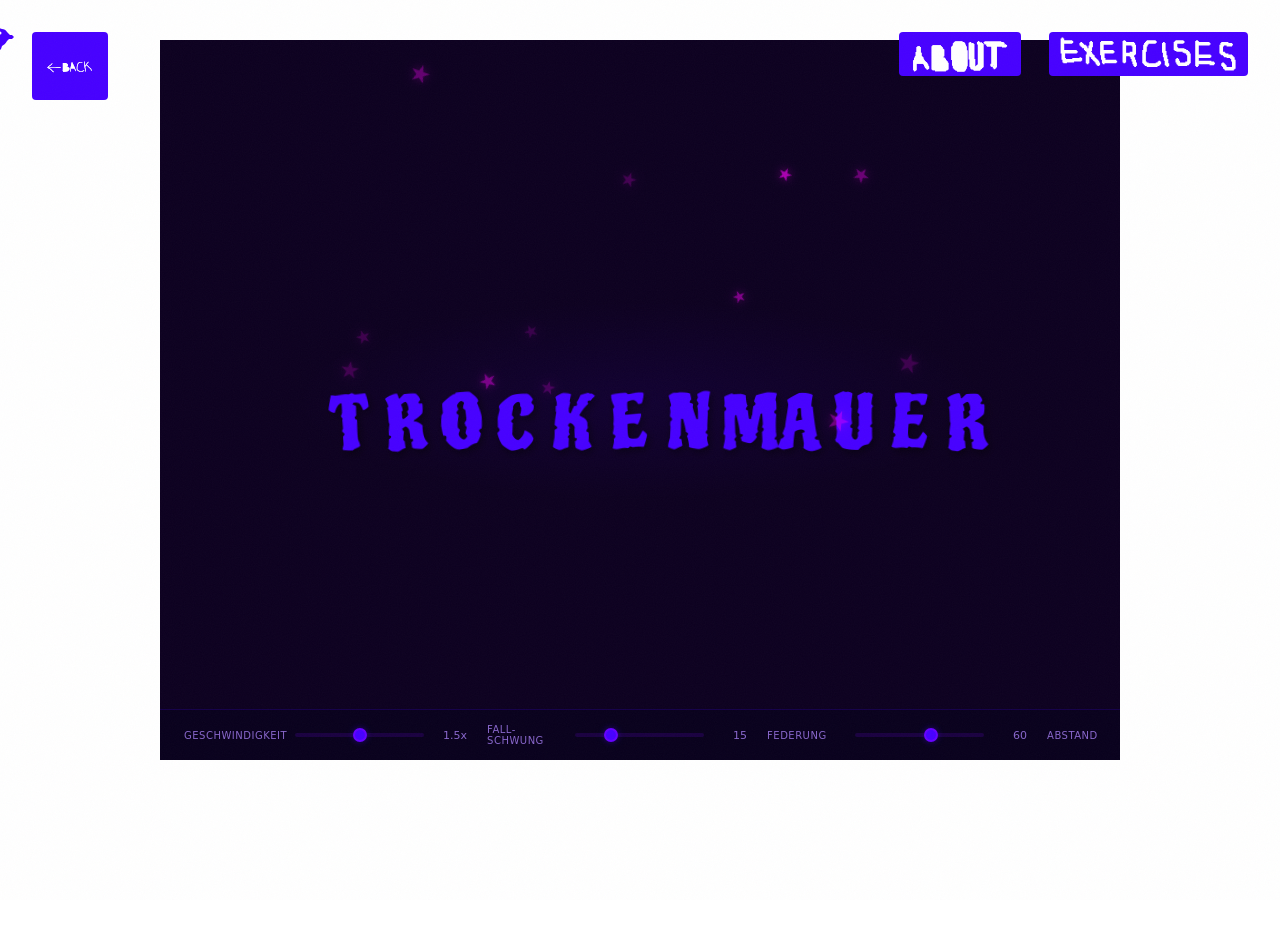
<file: exercise3.html>
<!DOCTYPE html>
<html lang="en">
<head>
  <meta charset="UTF-8">
  <meta name="viewport" content="width=device-width, initial-scale=1.0">
  <title>Trockenmauer 1 — Portfolio</title>
  <link rel="preconnect" href="https://fonts.googleapis.com">
  <link rel="preconnect" href="https://fonts.gstatic.com" crossorigin>
  <link href="https://fonts.googleapis.com/css2?family=Instrument+Sans:wght@400;700&family=Instrument+Serif:ital@0;1&display=swap" rel="stylesheet">
  <link rel="stylesheet" href="assets/css/main.css">
  <style>
    .exercise-container .exercise-page .exercise-frame {
      height: calc(100vh - 200px);
      min-height: 720px;
    }
  </style>
</head>
<body>

  <div id="cursor"></div>
  <div id="grain"></div>
  <a href="index.html" class="close-btn" style="display: block;">
          <svg viewBox="0 0 1080 1080" fill="currentColor">
  <path d="M1050.95,321.43v437.14M846.4,445.67h-5.53v1.84h-1.84v1.84h-1.84v92.03h1.84v12.88h1.84v11.04h1.84v7.36h1.84v5.52h1.84v11.04h1.84v9.2h1.84v3.68h1.84v5.52h1.84v7.36h1.84v3.68h1.84v29.45h1.84v3.68h1.84v1.84h1.84v1.84h5.53v-1.84h1.84v-1.84h1.84v-9.2h-1.84v-29.45h-1.84v-3.68h-1.84v-7.36h-1.84v-5.52h-1.84v-3.68h-1.84v-9.2h-1.84v-11.04h-1.84v-5.52h-1.84v-7.36h-1.84v-3.68h3.69v-1.84h1.84v-1.84h1.84v-3.68h1.84v-3.68h1.84v-1.84h1.84v-1.84h1.84v-3.68h1.84v-1.84h1.84v-3.68h1.84v-1.84h1.84v-3.68h1.84v-3.68l1.84,1.84h1.84v1.84h1.84v1.84h3.69v1.84h1.84v1.84h1.84v1.84h1.84v1.84h3.69v1.84h1.84v1.84h1.84v1.84h1.84v1.84h3.69v1.84h1.84v1.84h1.84v1.84h1.84v1.84h1.84v3.68h1.84v1.84h1.84v1.84h1.84v1.84h1.84v1.84h1.84v1.84h1.84v1.84h1.84v1.84h1.84v1.84h1.84v1.84h1.84v1.84h1.84v1.84h1.84v1.84h1.84v1.84h1.84v1.84h1.84v1.84h1.84v1.84h1.84v1.84h3.69v1.84h1.84v1.84h1.84v1.84h1.84v1.84h1.84v1.84h3.69v1.84h1.84v1.84h1.84v1.84h1.84v1.84h1.84v1.84h1.84v5.52h1.84v3.68h1.84v3.68h1.84v9.2h1.84v3.68h1.84v3.68h1.84v3.68h1.84v1.84h1.84v1.84h5.53v-1.84h1.84v-1.84h1.84v-9.2h-1.84v-3.68h-1.84v-3.68h-1.84v-9.2h-1.84v-3.68h-1.84v-3.68h-1.84v-5.52h-1.84v-1.84h-1.84v-1.84h-1.84v-1.84h-1.84v-1.84h-1.84v-1.84h-1.84v-1.84h-1.84v-1.84h-1.84v-1.84h-1.84v-1.84h-3.69v-1.84h-1.84v-1.84h-1.84v-1.84h-1.84v-1.84h-1.84v-1.84h-3.69v-1.84h-1.84v-1.84h-1.84v-1.84h-1.84v-1.84h-1.84v-1.84h-1.84v-1.84h-1.84v-1.84h-1.84v-1.84h-1.84v-1.84h-1.84v-1.84h-1.84v-1.84h-1.84v-1.84h-1.84v-1.84h-1.84v-3.68h-1.84v-1.84h-1.84v-1.84h-1.84v-1.84h-1.84v-1.84h-1.84v-1.84h-1.84v-1.84h-1.84v-1.84h-1.84v-1.84h-3.69v-1.84h-1.84v-1.84h-1.84v-1.84h-1.84v-1.84h-3.69v-1.84h-1.84v-1.84h-1.84v-1.84h-1.84v-1.84h-3.69v-1.84h-1.84v-1.84h-1.84v-1.84h1.84v-3.68h1.84v-1.84h1.84v-1.84h1.84v-1.84h1.84v-3.68h1.84v-1.84h1.84v-1.84h1.84v-1.84h1.84v-1.84h1.84v-3.68h1.84v-1.84h1.84v-1.84h1.84v-1.84h1.84v-1.84h1.84v-1.84h1.84v-1.84h1.84v-1.84h1.84v-3.68h1.84v-1.84h1.84v-1.84h1.84v-3.68h1.84v-7.36h-1.84v-1.84h-1.84v-1.84h-5.53v1.84h-1.84v1.84h-1.84v1.84h-1.84v3.68h-1.84v1.84h-1.84v1.84h-1.84v1.84h-1.84v1.84h-1.84v3.68h-1.84v1.84h-1.84v1.84h-1.84v1.84h-1.84v1.84h-1.84v1.84h-1.84v3.68h-1.84v1.84h-1.84v1.84h-1.84v1.84h-1.84v1.84h-1.84v1.84h-1.84v1.84h-1.84v3.68h-1.84v1.84h-1.84v3.68h-1.84v1.84h-1.84v3.68h-1.84v3.68h-1.84v3.68h-1.84v3.68h-1.84v3.68h-1.84v1.84h-1.84v3.68h-1.84v1.84h-1.84v3.68h-1.84v1.38l-1.84.46-.46-1.84h-1.38v-86.51h-1.84v-1.84h-1.84v-1.84ZM794.8,456.71h-58.97v1.84h-5.53v1.84h-1.84v1.84h-3.69v1.84h-1.84v1.84h-1.84v1.84h-1.84v1.84h-1.84v1.84h-1.84v1.84h-1.84v1.84h-1.84v1.84h-1.84v1.84h-1.84v1.84h-1.84v1.84h-1.84v1.84h-1.84v3.68h-1.84v1.84h-1.84v3.68h-1.84v3.68h-1.84v5.52h-1.84v3.68h-1.84v5.52h-1.84v5.52h-1.84v5.52h-1.84v5.52h-1.84v16.57h-1.84v11.04h-1.84v57.06h1.84v3.68h1.84v1.84h1.84v3.68h1.84v1.84h1.84v3.68h1.84v1.84h1.84v1.84h1.84v1.84h1.84v1.84h1.84v1.84h1.84v1.84h1.84v1.84h3.69v1.84h3.69v1.84h3.69v1.84h3.69v1.84h3.69v1.84h1.84v1.84h3.69v1.84h3.69v1.84h5.53v1.84h5.53v1.84h3.69v1.84h46.07v-1.84h5.53v-1.84h3.69v-1.84h3.69v-1.84h7.37v-1.84h3.69v-1.84h1.84v-1.84h1.84v-1.84h3.69v-1.84h1.84v-1.84h3.69v-1.84h1.84v-1.84h1.84v-1.84h1.84v-7.36h-1.84v-1.84h-1.84v-1.84h-5.53v1.84h-1.84v1.84h-3.69v1.84h-1.84v1.84h-3.69v1.84h-1.84v1.84h-1.84v1.84h-3.69v1.84h-7.37v1.84h-3.69v1.84h-3.69v1.84h-5.53v1.84h-35.01v-1.84h-3.69v-1.84h-5.53v-1.84h-5.53v-1.84h-3.69v-1.84h-3.69v-1.84h-1.84v-1.84h-3.69v-1.84h-3.69v-1.84h-3.69v-1.84h-3.69v-1.84h-3.69v-1.84h-1.84v-1.84h-1.84v-1.84h-1.84v-3.68h-1.84v-1.84h-1.84v-3.68h-1.84v-1.84h-1.84v-3.68h-1.84v-46.01h1.84v-11.04h1.84v-16.57h1.84v-5.52h1.84v-5.52h1.84v-5.52h1.84v-5.52h1.84v-3.68h1.84v-5.52h1.84v-3.68h1.84v-3.68h1.84v-1.84h1.84v-3.68h1.84v-1.84h1.84v-1.84h1.84v-1.84h1.84v-1.84h1.84v-1.84h1.84v-1.84h1.84v-1.84h1.84v-1.84h3.69v-1.84h1.84v-1.84h5.53v-1.84h53.44v-1.84h1.84v-1.84h1.84v-5.52h-1.84v-1.84h-1.84v-1.84ZM584.71,460.39h-5.53v1.84h-1.84v1.84h-1.84v3.68h-1.84v5.52h-1.84v5.52h-1.84v9.2h-1.84v7.36h-1.84v9.2h-1.84v7.36h-1.84v12.88h-1.84v9.2h-1.84v9.2h-1.84v11.04h-1.84v5.52h-1.84v11.04h-1.84v9.2h-1.84v18.41h-1.84v7.36h-1.84v47.86h1.84v1.84h1.84v1.84h5.53v-1.84h1.84v-1.84h1.84v-42.33h1.84v-7.36h1.84v-11.04h55.29v-1.84h12.9v3.68h1.84v5.52h1.84v5.52h1.84v5.52h1.84v1.84h1.84v3.68h1.84v1.84h1.84v1.84h1.84v3.68h1.84v5.52h1.84v5.52h1.84v5.52h1.84v3.68h1.84v1.84h1.84v1.84h5.53v-1.84h1.84v-1.84h1.84v-9.2h-1.84v-5.52h-1.84v-5.52h-1.84v-5.52h-1.84v-3.68h-1.84v-1.84h-1.84v-1.84h-1.84v-3.68h-1.84v-1.84h-1.84v-5.52h-1.84v-5.52h-1.84v-5.52h-1.84v-5.52h-1.84v-5.52h-1.84v-9.2h-1.84v-1.84h-1.84v-3.68h-1.84v-3.68h-1.84v-3.68h-1.84v-3.68h-1.84v-3.68h-1.84v-3.68h-1.84v-3.68h-1.84v-3.68h-1.84v-3.68h-1.84v-3.68h-1.84v-3.68h-1.84v-3.68h-1.84v-5.52h-1.84v-5.52h-1.84v-3.68h-1.84v-3.68h-1.84v-1.84h-1.84v-3.68h-1.84v-3.68h-1.84v-3.68h-1.84v-3.68h-1.84v-1.84h-1.84v-3.68h-1.84v-3.68h-1.84v-5.52h-1.84v-3.68h-1.84v-5.52h-1.84v-1.84h-1.84v-1.84ZM490.73,559.79h-22.11c-.08-1.97-.42-1.75,1.38-1.84,1.99-.1,4.01.07,5.99,0v-1.84h3.69v-1.84h3.69v-1.84h1.84v-1.84h1.84v-1.84h1.84v-1.84h1.84v-3.68h1.84v-1.84h1.84v-1.84h1.84v-27.61h-1.84v-3.68h-1.84v-3.68h-1.84v-1.84h-1.84v-1.84h-1.84v-1.84h-1.84v-1.84h-1.84v-1.84h-1.84v-1.84h-1.84v-1.84h-3.69v-1.84h-1.84v-1.84h-3.69v-1.84h-1.84v-1.84h-1.84v-1.84h-3.69v-1.84h-5.53v-1.84h-9.21v-1.84h-47.91v-1.84h-5.53v1.84h-1.84v1.84h-1.84v138.04h-1.84v27.61h1.84v1.84h1.84v1.84h3.69l-1.84,1.84v5.52h1.84v1.84h1.84v1.84h9.21v-1.84h40.54v-1.84h16.59v-1.84h11.06v-1.84h9.21v-1.84h3.69v-1.84h3.69v-1.84h1.84v-1.84h3.69v-1.84h1.84v-1.84h3.69v-1.84h1.84v-1.84h1.84v-1.84h1.84v-1.84h1.84v-1.84h1.84v-1.84h1.84v-1.84h1.84v-1.84h1.84v-3.68h1.84v-1.84h1.84v-3.68h1.84v-1.84h1.84v-3.68h1.84v-29.45h-1.84v-1.84h-1.84v-1.84h-1.84v-1.84h-1.84v-1.84h-1.84v-1.84h-3.69v-1.84h-1.84v-1.84h-3.69v-1.84h-1.84v-1.84h-3.69v-1.84h-3.69v-1.84h-9.21v-1.84ZM170.07,484.32h-5.53v1.84h-1.84v1.84h-1.84v3.68h-1.84v1.84h-3.69v1.84h-1.84v1.84h-1.84v1.84h-1.84v1.84h-1.84v1.84h-1.84v1.84h-1.84v1.84h-1.84v1.84h-1.84v1.84h-1.84v1.84h-1.84v1.84h-1.84v1.84h-1.84v1.84h-1.84v1.84h-1.84v1.84h-3.69v1.84h-1.84v1.84h-1.84v1.84h-3.69v1.84h-3.69v1.84h-3.69v1.84h-3.69v1.84h-1.84v1.84h-1.84v1.84h-3.69v1.84h-3.69v1.84h-1.84v1.84h-1.84v1.84h-1.84v3.68h-1.84v1.84h-1.84v1.84h-1.84v1.84h-1.84v3.68h-1.84v1.84h-1.84v1.84h-1.84v1.84h-1.84v1.84h-1.84v1.84h-1.84v1.84h-1.84v1.84h-1.84v7.36h1.84v1.84h1.84v1.84h7.37v1.84h5.53v1.84h3.69v1.84h3.69v1.84h1.84v1.84h3.69v1.84h1.84v1.84h3.69v1.84h5.53v1.84h3.69v1.84h1.84v1.84h3.69v1.84h3.69v1.84h3.69v1.84h1.84v1.84h1.84v1.84h1.84v1.84h1.84v1.84h3.69v1.84h1.84v1.84h1.84v1.84h1.84v1.84h1.84v1.84h1.84v1.84h1.84v1.84h1.84v1.84h1.84v1.84h1.84v1.84h1.84v1.84h1.84v3.68h1.84v1.84h1.84v1.84h1.84v1.84h1.84v1.84h1.84v1.84h1.84v1.84h3.69v1.84h1.84v1.84h1.84v1.84h1.84v1.84h3.69v1.84h1.84v1.84h1.84v1.84h1.84v1.84h1.84v1.84h1.84v1.84h9.21v-1.84h1.84v-1.84h1.84v-5.52h-1.84v-1.84h-1.84v-1.84h-3.69v-1.84h-1.84v-1.84h-1.84v-1.84h-1.84v-1.84h-1.84v-1.84h-1.84v-1.84h-3.69v-1.84h-1.84v-1.84h-1.84v-1.84h-1.84v-1.84h-1.84v-1.84h-1.84v-1.84h-1.84v-1.84h-1.84v-1.84h-1.84v-1.84h-1.84v-1.84h-1.84v-1.84h-1.84v-1.84h-1.84v-1.84h-1.84v-1.84h-1.84v-3.68h-1.84v-1.84h-1.84v-1.84h-1.84v-1.84h-3.69v-1.84h-1.84v-1.84h-1.84v-1.84h-1.84v-1.84h-3.69v-1.84h-1.84v-1.84h-1.84v-1.84h-1.84v-1.84h-1.84v-1.84h-3.69v-1.84h-3.69v-1.84h-3.69v-1.84h-1.84v-1.84h-3.69v-1.84c-.76-.76-6.56,1.69-5.53-1.84h140.06v-1.84h14.74v-1.84h7.37v-1.84h5.53v-1.84h60.81v-1.84h7.37v-1.84h1.84v-1.84h1.84v-5.52h-1.84v-1.84h-1.84v-1.84h-12.9v1.84h-60.81v1.84h-5.53v1.84h-7.37v1.84h-14.74v1.84H90.83l1.84-1.84v-1.84h1.84v-1.84h1.84v-3.68h1.84v-1.84h1.84v-1.84h1.84v-1.84h1.84v-1.84h1.84v-1.84h3.69v-1.84h1.84v-1.84h1.84v-1.84h3.69v-1.84h3.69v-1.84h3.69v-1.84h3.69v-1.84h1.84v-1.84h1.84v-1.84h3.69v-1.84h1.84v-1.84h1.84v-1.84h1.84v-1.84h1.84v-1.84h1.84v-1.84h1.84v-1.84h1.84v-1.84h1.84v-1.84h1.84v-1.84h1.84v-1.84h1.84v-1.84h1.84v-1.84h1.84v-1.84h1.84v-1.84h3.69v-1.84h1.84v-1.84h1.84v-1.84h1.84v-1.84h1.84v-1.84h1.84v-9.2h-1.84v-1.84h-1.84v-1.84Z"/>
  <path d="M490.73,559.79v1.84h9.21v1.84h3.69v1.84h3.69v1.84h1.84v1.84h3.69v1.84h1.84v1.84h3.69v1.84h1.84v1.84h1.84v1.84h1.84v1.84h1.84v1.84h1.84v29.45h-1.84v3.68h-1.84v1.84h-1.84v3.68h-1.84v1.84h-1.84v3.68h-1.84v1.84h-1.84v1.84h-1.84v1.84h-1.84v1.84h-1.84v1.84h-1.84v1.84h-1.84v1.84h-1.84v1.84h-3.69v1.84h-1.84v1.84h-3.69v1.84h-1.84v1.84h-3.69v1.84h-3.69v1.84h-9.21v1.84h-11.06v1.84h-16.59v1.84h-40.54v1.84h-9.21v-1.84h-1.84v-1.84h-1.84v-5.52l1.84-1.84h-3.69v-1.84h-1.84v-1.84h-1.84v-27.61h1.84v-138.04h1.84v-1.84h1.84v-1.84h5.53v1.84h47.91v1.84h9.21v1.84h5.53v1.84h3.69v1.84h1.84v1.84h1.84v1.84h3.69v1.84h1.84v1.84h3.69v1.84h1.84v1.84h1.84v1.84h1.84v1.84h1.84v1.84h1.84v1.84h1.84v1.84h1.84v3.68h1.84v3.68h1.84v27.61h-1.84v1.84h-1.84v1.84h-1.84v3.68h-1.84v1.84h-1.84v1.84h-1.84v1.84h-1.84v1.84h-3.69v1.84h-3.69v1.84c-1.98.07-4-.1-5.99,0-1.8.09-1.46-.13-1.38,1.84h22.11ZM442.81,489.84h-38.7v68.1l1.84-1.84h1.84v-1.84h20.27v-1.84h11.06v-1.84h11.06v-1.84h5.53v-1.84h7.37v-1.84h7.37v-1.84h3.69v-1.84h3.69v-3.68h1.84v-1.84h1.84v-1.84h1.84v-16.57h-1.84v-3.68h-1.84v-3.68h-1.84v-1.84h-1.84v-1.84h-1.84v-1.84h-3.69v-1.84h-1.84v-1.84h-3.69v-1.84h-1.84v-1.84h-1.84v-1.84h-3.69v-1.84h-5.53v-1.84h-9.21v-1.84ZM405.96,563.47l-1.84.46v58.44h-1.84v22.09h40.54v-1.84h16.59v-1.84h11.06v-1.84h9.21v-1.84h3.69v-1.84h3.69v-1.84h1.84v-1.84h3.69v-1.84h1.84v-1.84h3.69v-1.84h1.84v-1.84h1.84v-1.84h1.84v-1.84h1.84v-3.68h1.84v-1.84h1.84v-3.68h1.84v-1.84h1.84v-3.68h1.84v-18.41h-1.84v-1.84h-3.69v-1.84h-1.84v-1.84h-3.69v-1.84h-1.84v-1.84h-3.69v-1.84h-3.69v-1.84h-9.21v-1.84h-23.96v-1.84h-33.17v-1.84h-18.43v-1.84h-1.84v-1.84h-1.38l-.46-1.84Z"/>
  <path d="M170.07,484.32v1.84h1.84v1.84h1.84v9.2h-1.84v1.84h-1.84v1.84h-1.84v1.84h-1.84v1.84h-1.84v1.84h-3.69v1.84h-1.84v1.84h-1.84v1.84h-1.84v1.84h-1.84v1.84h-1.84v1.84h-1.84v1.84h-1.84v1.84h-1.84v1.84h-1.84v1.84h-1.84v1.84h-1.84v1.84h-1.84v1.84h-1.84v1.84h-1.84v1.84h-3.69v1.84h-1.84v1.84h-1.84v1.84h-3.69v1.84h-3.69v1.84h-3.69v1.84h-3.69v1.84h-1.84v1.84h-1.84v1.84h-3.69v1.84h-1.84v1.84h-1.84v1.84h-1.84v1.84h-1.84v1.84h-1.84v3.68h-1.84v1.84h-1.84v1.84l-1.84,1.84h152.96v-1.84h14.74v-1.84h7.37v-1.84h5.53v-1.84h60.81v-1.84h12.9v1.84h1.84v1.84h1.84v5.52h-1.84v1.84h-1.84v1.84h-7.37v1.84h-60.81v1.84h-5.53v1.84h-7.37v1.84h-14.74v1.84H109.26c-1.03,3.53,4.77,1.08,5.53,1.84v1.84h3.69v1.84h1.84v1.84h3.69v1.84h3.69v1.84h3.69v1.84h1.84v1.84h1.84v1.84h1.84v1.84h1.84v1.84h3.69v1.84h1.84v1.84h1.84v1.84h1.84v1.84h3.69v1.84h1.84v1.84h1.84v1.84h1.84v3.68h1.84v1.84h1.84v1.84h1.84v1.84h1.84v1.84h1.84v1.84h1.84v1.84h1.84v1.84h1.84v1.84h1.84v1.84h1.84v1.84h1.84v1.84h1.84v1.84h1.84v1.84h1.84v1.84h3.69v1.84h1.84v1.84h1.84v1.84h1.84v1.84h1.84v1.84h1.84v1.84h3.69v1.84h1.84v1.84h1.84v5.52h-1.84v1.84h-1.84v1.84h-9.21v-1.84h-1.84v-1.84h-1.84v-1.84h-1.84v-1.84h-1.84v-1.84h-1.84v-1.84h-3.69v-1.84h-1.84v-1.84h-1.84v-1.84h-1.84v-1.84h-3.69v-1.84h-1.84v-1.84h-1.84v-1.84h-1.84v-1.84h-1.84v-1.84h-1.84v-1.84h-1.84v-3.68h-1.84v-1.84h-1.84v-1.84h-1.84v-1.84h-1.84v-1.84h-1.84v-1.84h-1.84v-1.84h-1.84v-1.84h-1.84v-1.84h-1.84v-1.84h-1.84v-1.84h-1.84v-1.84h-3.69v-1.84h-1.84v-1.84h-1.84v-1.84h-1.84v-1.84h-1.84v-1.84h-3.69v-1.84h-3.69v-1.84h-3.69v-1.84h-1.84v-1.84h-3.69v-1.84h-5.53v-1.84h-3.69v-1.84h-1.84v-1.84h-3.69v-1.84h-1.84v-1.84h-3.69v-1.84h-3.69v-1.84h-5.53v-1.84h-7.37v-1.84h-1.84v-1.84h-1.84v-7.36h1.84v-1.84h1.84v-1.84h1.84v-1.84h1.84v-1.84h1.84v-1.84h1.84v-1.84h1.84v-1.84h1.84v-3.68h1.84v-1.84h1.84v-1.84h1.84v-1.84h1.84v-3.68h1.84v-1.84h1.84v-1.84h1.84v-1.84h3.69v-1.84h3.69v-1.84h1.84v-1.84h1.84v-1.84h3.69v-1.84h3.69v-1.84h3.69v-1.84h3.69v-1.84h1.84v-1.84h1.84v-1.84h3.69v-1.84h1.84v-1.84h1.84v-1.84h1.84v-1.84h1.84v-1.84h1.84v-1.84h1.84v-1.84h1.84v-1.84h1.84v-1.84h1.84v-1.84h1.84v-1.84h1.84v-1.84h1.84v-1.84h1.84v-1.84h1.84v-1.84h3.69v-1.84h1.84v-3.68h1.84v-1.84h1.84v-1.84h5.53Z"/>
  <polygon points="846.4 445.67 846.4 447.51 848.24 447.51 848.24 449.35 850.08 449.35 850.08 535.86 851.47 535.86 851.93 537.7 853.77 537.24 853.77 535.86 855.61 535.86 855.61 532.18 857.45 532.18 857.45 530.34 859.3 530.34 859.3 526.66 861.14 526.66 861.14 524.82 862.98 524.82 862.98 521.13 864.83 521.13 864.83 517.45 866.67 517.45 866.67 513.77 868.51 513.77 868.51 510.09 870.35 510.09 870.35 506.41 872.2 506.41 872.2 504.57 874.04 504.57 874.04 500.89 875.88 500.89 875.88 499.05 877.73 499.05 877.73 495.37 879.57 495.37 879.57 493.53 881.41 493.53 881.41 491.68 883.25 491.68 883.25 489.84 885.1 489.84 885.1 488 886.94 488 886.94 486.16 888.78 486.16 888.78 484.32 890.63 484.32 890.63 480.64 892.47 480.64 892.47 478.8 894.31 478.8 894.31 476.96 896.15 476.96 896.15 475.12 898 475.12 898 473.28 899.84 473.28 899.84 471.44 901.68 471.44 901.68 467.76 903.53 467.76 903.53 465.92 905.37 465.92 905.37 464.08 907.21 464.08 907.21 462.24 909.05 462.24 909.05 460.39 910.9 460.39 910.9 456.71 912.74 456.71 912.74 454.87 914.58 454.87 914.58 453.03 916.43 453.03 916.43 451.19 921.95 451.19 921.95 453.03 923.8 453.03 923.8 454.87 925.64 454.87 925.64 462.24 923.8 462.24 923.8 465.92 921.95 465.92 921.95 467.76 920.11 467.76 920.11 469.6 918.27 469.6 918.27 473.28 916.43 473.28 916.43 475.12 914.58 475.12 914.58 476.96 912.74 476.96 912.74 478.8 910.9 478.8 910.9 480.64 909.05 480.64 909.05 482.48 907.21 482.48 907.21 484.32 905.37 484.32 905.37 486.16 903.53 486.16 903.53 489.84 901.68 489.84 901.68 491.68 899.84 491.68 899.84 493.53 898 493.53 898 495.37 896.15 495.37 896.15 497.21 894.31 497.21 894.31 500.89 892.47 500.89 892.47 502.73 890.63 502.73 890.63 504.57 888.78 504.57 888.78 506.41 886.94 506.41 886.94 510.09 885.1 510.09 885.1 511.93 886.94 511.93 886.94 513.77 888.78 513.77 888.78 515.61 892.47 515.61 892.47 517.45 894.31 517.45 894.31 519.29 896.15 519.29 896.15 521.13 898 521.13 898 522.97 901.68 522.97 901.68 524.82 903.53 524.82 903.53 526.66 905.37 526.66 905.37 528.5 907.21 528.5 907.21 530.34 910.9 530.34 910.9 532.18 912.74 532.18 912.74 534.02 914.58 534.02 914.58 535.86 916.43 535.86 916.43 537.7 918.27 537.7 918.27 539.54 920.11 539.54 920.11 541.38 921.95 541.38 921.95 543.22 923.8 543.22 923.8 545.06 925.64 545.06 925.64 548.74 927.48 548.74 927.48 550.58 929.33 550.58 929.33 552.42 931.17 552.42 931.17 554.26 933.01 554.26 933.01 556.11 934.85 556.11 934.85 557.95 936.7 557.95 936.7 559.79 938.54 559.79 938.54 561.63 940.38 561.63 940.38 563.47 942.23 563.47 942.23 565.31 944.07 565.31 944.07 567.15 945.91 567.15 945.91 568.99 947.75 568.99 947.75 570.83 949.6 570.83 949.6 572.67 953.28 572.67 953.28 574.51 955.13 574.51 955.13 576.35 956.97 576.35 956.97 578.19 958.81 578.19 958.81 580.03 960.65 580.03 960.65 581.87 964.34 581.87 964.34 583.71 966.18 583.71 966.18 585.55 968.03 585.55 968.03 587.4 969.87 587.4 969.87 589.24 971.71 589.24 971.71 591.08 973.55 591.08 973.55 592.92 975.4 592.92 975.4 594.76 977.24 594.76 977.24 596.6 979.08 596.6 979.08 598.44 980.93 598.44 980.93 603.96 982.77 603.96 982.77 607.64 984.61 607.64 984.61 611.32 986.45 611.32 986.45 620.53 988.3 620.53 988.3 624.21 990.14 624.21 990.14 627.89 991.98 627.89 991.98 637.09 990.14 637.09 990.14 638.93 988.3 638.93 988.3 640.77 982.77 640.77 982.77 638.93 980.93 638.93 980.93 637.09 979.08 637.09 979.08 633.41 977.24 633.41 977.24 629.73 975.4 629.73 975.4 626.05 973.55 626.05 973.55 616.84 971.71 616.84 971.71 613.16 969.87 613.16 969.87 609.48 968.03 609.48 968.03 603.96 966.18 603.96 966.18 602.12 964.34 602.12 964.34 600.28 962.5 600.28 962.5 598.44 960.65 598.44 960.65 596.6 958.81 596.6 958.81 594.76 955.13 594.76 955.13 592.92 953.28 592.92 953.28 591.08 951.44 591.08 951.44 589.24 949.6 589.24 949.6 587.4 947.75 587.4 947.75 585.55 944.07 585.55 944.07 583.71 942.23 583.71 942.23 581.87 940.38 581.87 940.38 580.03 938.54 580.03 938.54 578.19 936.7 578.19 936.7 576.35 934.85 576.35 934.85 574.51 933.01 574.51 933.01 572.67 931.17 572.67 931.17 570.83 929.33 570.83 929.33 568.99 927.48 568.99 927.48 567.15 925.64 567.15 925.64 565.31 923.8 565.31 923.8 563.47 921.95 563.47 921.95 561.63 920.11 561.63 920.11 559.79 918.27 559.79 918.27 557.95 916.43 557.95 916.43 556.11 914.58 556.11 914.58 554.26 912.74 554.26 912.74 550.58 910.9 550.58 910.9 548.74 909.05 548.74 909.05 546.9 907.21 546.9 907.21 545.06 905.37 545.06 905.37 543.22 901.68 543.22 901.68 541.38 899.84 541.38 899.84 539.54 898 539.54 898 537.7 896.15 537.7 896.15 535.86 892.47 535.86 892.47 534.02 890.63 534.02 890.63 532.18 888.78 532.18 888.78 530.34 886.94 530.34 886.94 528.5 883.25 528.5 883.25 526.66 881.41 526.66 881.41 524.82 879.57 524.82 877.73 522.97 877.73 526.66 875.88 526.66 875.88 530.34 874.04 530.34 874.04 532.18 872.2 532.18 872.2 535.86 870.35 535.86 870.35 537.7 868.51 537.7 868.51 541.38 866.67 541.38 866.67 543.22 864.83 543.22 864.83 545.06 862.98 545.06 862.98 548.74 861.14 548.74 861.14 552.42 859.3 552.42 859.3 554.26 857.45 554.26 857.45 556.11 853.77 556.11 853.77 559.79 855.61 559.79 855.61 567.15 857.45 567.15 857.45 572.67 859.3 572.67 859.3 583.71 861.14 583.71 861.14 592.92 862.98 592.92 862.98 596.6 864.83 596.6 864.83 602.12 866.67 602.12 866.67 609.48 868.51 609.48 868.51 613.16 870.35 613.16 870.35 642.61 872.2 642.61 872.2 651.82 870.35 651.82 870.35 653.66 868.51 653.66 868.51 655.5 862.98 655.5 862.98 653.66 861.14 653.66 861.14 651.82 859.3 651.82 859.3 648.13 857.45 648.13 857.45 618.69 855.61 618.69 855.61 615 853.77 615 853.77 607.64 851.93 607.64 851.93 602.12 850.08 602.12 850.08 598.44 848.24 598.44 848.24 589.24 846.4 589.24 846.4 578.19 844.55 578.19 844.55 572.67 842.71 572.67 842.71 565.31 840.87 565.31 840.87 554.26 839.03 554.26 839.03 541.38 837.18 541.38 837.18 449.35 839.03 449.35 839.03 447.51 840.87 447.51 840.87 445.67 846.4 445.67"/>
  <path d="M584.71,460.39v1.84h1.84v1.84h1.84v5.52h1.84v3.68h1.84v5.52h1.84v3.68h1.84v3.68h1.84v1.84h1.84v3.68h1.84v3.68h1.84v3.68h1.84v3.68h1.84v1.84h1.84v3.68h1.84v3.68h1.84v5.52h1.84v5.52h1.84v3.68h1.84v3.68h1.84v3.68h1.84v3.68h1.84v3.68h1.84v3.68h1.84v3.68h1.84v3.68h1.84v3.68h1.84v3.68h1.84v3.68h1.84v3.68h1.84v1.84h1.84v9.2h1.84v5.52h1.84v5.52h1.84v5.52h1.84v5.52h1.84v5.52h1.84v1.84h1.84v3.68h1.84v1.84h1.84v1.84h1.84v3.68h1.84v5.52h1.84v5.52h1.84v5.52h1.84v9.2h-1.84v1.84h-1.84v1.84h-5.53v-1.84h-1.84v-1.84h-1.84v-3.68h-1.84v-5.52h-1.84v-5.52h-1.84v-5.52h-1.84v-3.68h-1.84v-1.84h-1.84v-1.84h-1.84v-3.68h-1.84v-1.84h-1.84v-5.52h-1.84v-5.52h-1.84v-5.52h-1.84v-3.68h-12.9v1.84h-55.29v11.04h-1.84v7.36h-1.84v42.33h-1.84v1.84h-1.84v1.84h-5.53v-1.84h-1.84v-1.84h-1.84v-47.86h1.84v-7.36h1.84v-18.41h1.84v-9.2h1.84v-11.04h1.84v-5.52h1.84v-11.04h1.84v-9.2h1.84v-9.2h1.84v-12.88h1.84v-7.36h1.84v-9.2h1.84v-7.36h1.84v-9.2h1.84v-5.52h1.84v-5.52h1.84v-3.68h1.84v-1.84h1.84v-1.84h5.53ZM584.71,491.68l-1.84.46v1.38h-1.84v7.36h-1.84v9.2h-1.84v7.36h-1.84v12.88h-1.84v9.2h-1.84v9.2h-1.84v11.04h-1.84v5.52h-1.84v11.04h-1.84v3.68h47.91v-1.84h14.74v-3.68h-1.84v-1.84h-1.84v-3.68h-1.84v-3.68h-1.84v-3.68h-1.84v-3.68h-1.84v-3.68h-1.84v-3.68h-1.84v-3.68h-1.84v-3.68h-1.84v-3.68h-1.84v-3.68h-1.84v-3.68h-1.84v-3.68h-1.84v-5.52h-1.84v-5.52h-1.84v-3.68h-1.84v-3.68h-1.84v-1.84h-1.84v-3.68h-1.84v-3.68h-1.84v-3.68h-1.84v-3.68h-1.38l-.46-1.84Z"/>
  <polygon points="794.8 456.71 794.8 458.55 796.64 458.55 796.64 460.39 798.48 460.39 798.48 465.92 796.64 465.92 796.64 467.76 794.8 467.76 794.8 469.6 741.36 469.6 741.36 471.44 735.83 471.44 735.83 473.28 733.98 473.28 733.98 475.12 730.3 475.12 730.3 476.96 728.46 476.96 728.46 478.8 726.61 478.8 726.61 480.64 724.77 480.64 724.77 482.48 722.93 482.48 722.93 484.32 721.08 484.32 721.08 486.16 719.24 486.16 719.24 488 717.4 488 717.4 489.84 715.56 489.84 715.56 493.53 713.71 493.53 713.71 495.37 711.87 495.37 711.87 499.05 710.03 499.05 710.03 502.73 708.18 502.73 708.18 508.25 706.34 508.25 706.34 511.93 704.5 511.93 704.5 517.45 702.66 517.45 702.66 522.97 700.81 522.97 700.81 528.5 698.97 528.5 698.97 534.02 697.13 534.02 697.13 550.58 695.28 550.58 695.28 561.63 693.44 561.63 693.44 607.64 695.28 607.64 695.28 611.32 697.13 611.32 697.13 613.16 698.97 613.16 698.97 616.84 700.81 616.84 700.81 618.69 702.66 618.69 702.66 622.37 704.5 622.37 704.5 624.21 706.34 624.21 706.34 626.05 708.18 626.05 708.18 627.89 711.87 627.89 711.87 629.73 715.56 629.73 715.56 631.57 719.24 631.57 719.24 633.41 722.93 633.41 722.93 635.25 726.61 635.25 726.61 637.09 728.46 637.09 728.46 638.93 732.14 638.93 732.14 640.77 735.83 640.77 735.83 642.61 741.36 642.61 741.36 644.45 746.88 644.45 746.88 646.29 750.57 646.29 750.57 648.13 785.58 648.13 785.58 646.29 791.11 646.29 791.11 644.45 794.8 644.45 794.8 642.61 798.48 642.61 798.48 640.77 805.85 640.77 805.85 638.93 809.54 638.93 809.54 637.09 811.38 637.09 811.38 635.25 813.23 635.25 813.23 633.41 816.91 633.41 816.91 631.57 818.75 631.57 818.75 629.73 822.44 629.73 822.44 627.89 824.28 627.89 824.28 626.05 829.81 626.05 829.81 627.89 831.65 627.89 831.65 629.73 833.5 629.73 833.5 637.09 831.65 637.09 831.65 638.93 829.81 638.93 829.81 640.77 827.97 640.77 827.97 642.61 824.28 642.61 824.28 644.45 822.44 644.45 822.44 646.29 818.75 646.29 818.75 648.13 816.91 648.13 816.91 649.98 815.07 649.98 815.07 651.82 811.38 651.82 811.38 653.66 804.01 653.66 804.01 655.5 800.33 655.5 800.33 657.34 796.64 657.34 796.64 659.18 791.11 659.18 791.11 661.02 745.04 661.02 745.04 659.18 741.36 659.18 741.36 657.34 735.83 657.34 735.83 655.5 730.3 655.5 730.3 653.66 726.61 653.66 726.61 651.82 722.93 651.82 722.93 649.98 721.08 649.98 721.08 648.13 717.4 648.13 717.4 646.29 713.71 646.29 713.71 644.45 710.03 644.45 710.03 642.61 706.34 642.61 706.34 640.77 702.66 640.77 702.66 638.93 700.81 638.93 700.81 637.09 698.97 637.09 698.97 635.25 697.13 635.25 697.13 633.41 695.28 633.41 695.28 631.57 693.44 631.57 693.44 629.73 691.6 629.73 691.6 627.89 689.76 627.89 689.76 624.21 687.91 624.21 687.91 622.37 686.07 622.37 686.07 618.69 684.23 618.69 684.23 616.84 682.38 616.84 682.38 613.16 680.54 613.16 680.54 556.11 682.38 556.11 682.38 545.06 684.23 545.06 684.23 528.5 686.07 528.5 686.07 522.97 687.91 522.97 687.91 517.45 689.76 517.45 689.76 511.93 691.6 511.93 691.6 506.41 693.44 506.41 693.44 502.73 695.28 502.73 695.28 497.21 697.13 497.21 697.13 493.53 698.97 493.53 698.97 489.84 700.81 489.84 700.81 488 702.66 488 702.66 484.32 704.5 484.32 704.5 482.48 706.34 482.48 706.34 480.64 708.18 480.64 708.18 478.8 710.03 478.8 710.03 476.96 711.87 476.96 711.87 475.12 713.71 475.12 713.71 473.28 715.56 473.28 715.56 471.44 717.4 471.44 717.4 469.6 719.24 469.6 719.24 467.76 721.08 467.76 721.08 465.92 722.93 465.92 722.93 464.08 724.77 464.08 724.77 462.24 728.46 462.24 728.46 460.39 730.3 460.39 730.3 458.55 735.83 458.55 735.83 456.71 794.8 456.71"/>
  <polygon points="405.96 563.47 406.42 565.31 407.8 565.31 407.8 567.15 409.64 567.15 409.64 568.99 428.07 568.99 428.07 570.83 461.24 570.83 461.24 572.67 485.2 572.67 485.2 574.51 494.41 574.51 494.41 576.35 498.1 576.35 498.1 578.19 501.79 578.19 501.79 580.03 503.63 580.03 503.63 581.87 507.31 581.87 507.31 583.71 509.16 583.71 509.16 585.55 512.84 585.55 512.84 587.4 514.69 587.4 514.69 605.8 512.84 605.8 512.84 609.48 511 609.48 511 611.32 509.16 611.32 509.16 615 507.31 615 507.31 616.84 505.47 616.84 505.47 620.53 503.63 620.53 503.63 622.37 501.79 622.37 501.79 624.21 499.94 624.21 499.94 626.05 498.1 626.05 498.1 627.89 494.41 627.89 494.41 629.73 492.57 629.73 492.57 631.57 488.89 631.57 488.89 633.41 487.04 633.41 487.04 635.25 483.36 635.25 483.36 637.09 479.67 637.09 479.67 638.93 470.46 638.93 470.46 640.77 459.4 640.77 459.4 642.61 442.81 642.61 442.81 644.45 402.27 644.45 402.27 622.37 404.12 622.37 404.12 563.93 405.96 563.47"/>
  <polygon points="442.81 489.84 442.81 491.68 452.03 491.68 452.03 493.53 457.56 493.53 457.56 495.37 461.24 495.37 461.24 497.21 463.09 497.21 463.09 499.05 464.93 499.05 464.93 500.89 468.61 500.89 468.61 502.73 470.46 502.73 470.46 504.57 474.14 504.57 474.14 506.41 475.99 506.41 475.99 508.25 477.83 508.25 477.83 510.09 479.67 510.09 479.67 513.77 481.51 513.77 481.51 517.45 483.36 517.45 483.36 534.02 481.51 534.02 481.51 535.86 479.67 535.86 479.67 537.7 477.83 537.7 477.83 541.38 474.14 541.38 474.14 543.22 470.46 543.22 470.46 545.06 463.09 545.06 463.09 546.9 455.71 546.9 455.71 548.74 450.19 548.74 450.19 550.58 439.13 550.58 439.13 552.42 428.07 552.42 428.07 554.26 407.8 554.26 407.8 556.11 405.96 556.11 404.12 557.95 404.12 489.84 442.81 489.84"/>
  <polygon points="584.71 491.68 585.17 493.53 586.56 493.53 586.56 497.21 588.4 497.21 588.4 500.89 590.24 500.89 590.24 504.57 592.09 504.57 592.09 508.25 593.93 508.25 593.93 510.09 595.77 510.09 595.77 513.77 597.61 513.77 597.61 517.45 599.46 517.45 599.46 522.97 601.3 522.97 601.3 528.5 603.14 528.5 603.14 532.18 604.99 532.18 604.99 535.86 606.83 535.86 606.83 539.54 608.67 539.54 608.67 543.22 610.51 543.22 610.51 546.9 612.36 546.9 612.36 550.58 614.2 550.58 614.2 554.26 616.04 554.26 616.04 557.95 617.88 557.95 617.88 561.63 619.73 561.63 619.73 565.31 621.57 565.31 621.57 568.99 623.41 568.99 623.41 572.67 625.26 572.67 625.26 574.51 627.1 574.51 627.1 578.19 612.36 578.19 612.36 580.03 564.44 580.03 564.44 576.35 566.29 576.35 566.29 565.31 568.13 565.31 568.13 559.79 569.97 559.79 569.97 548.74 571.81 548.74 571.81 539.54 573.66 539.54 573.66 530.34 575.5 530.34 575.5 517.45 577.34 517.45 577.34 510.09 579.19 510.09 579.19 500.89 581.03 500.89 581.03 493.53 582.87 493.53 582.87 492.14 584.71 491.68"/>
</svg>
        </a>


  <nav class="nav">
    <a href="index.html#about" class="nav-link about-label">
      <svg viewBox="0 400 1080 380" fill="currentColor" xmlns="http://www.w3.org/2000/svg">
        <path d="M566.65,454.28h-79.69c3.92,12.94-7.33,7.29-8.85,8.81s4.16,12.71-8.85,8.81v26.42c-15.41-3.43-2.3,12.23-17.71,8.81v140.89h8.85v61.64h8.85v26.42c13.01-3.9,7.33,7.29,8.85,8.81.83.82,8.03-.82,8.85,0s-.83,7.98,0,8.81c1.52,1.52,12.78-4.14,8.85,8.81h17.71v8.81h79.69c-1.14-9.28-.47-9.94,8.85-8.81v-17.61h8.85v-26.42h8.85v-167.31h-8.85v-44.03h-8.85v-17.61h-8.85c4.35-24.08-6.72-15.49-8.85-17.61-.58-.58.33-6.01,0-8.81h-17.71v-8.81ZM743.73,454.28c-24.21-4.33-15.58,6.69-17.71,8.81-.58.58-6.04-.33-8.85,0v26.42h8.85v211.34c-13.01-3.9-7.33,7.29-8.85,8.81s-12.78-4.14-8.85,8.81h-26.56c1.14-9.28.47-9.94-8.85-8.81v-79.25h-8.85v-158.51c-9.33,1.13-9.99.47-8.85-8.81-24.21-4.33-15.58,6.69-17.71,8.81-.58.58-6.04-.33-8.85,0v176.12h8.85v79.25h8.85c-4.35,24.08,6.72,15.49,8.85,17.61.58.58-.33,6.01,0,8.81h70.83c-3.92-12.94,7.33-7.29,8.85-8.81.83-.82-.83-7.98,0-8.81s8.03.82,8.85,0-.83-7.98,0-8.81,8.03.82,8.85,0c1.52-1.52-4.16-12.71,8.85-8.81v-246.56c-13.01,3.9-7.33-7.29-8.85-8.81-1.52-1.52-12.78,4.14-8.85-8.81ZM973.94,454.28h-177.08c-.89,0,3.58,13.55-8.85,8.81-4.35,24.08,6.72,15.49,8.85,17.61.67.67-.44,8.81,0,8.81h70.83v202.54h-8.85v26.42c9.33-1.13,9.99-.47,8.85,8.81,24.21,4.33,15.58-6.69,17.71-8.81.83-.82,8.03.82,8.85,0s-.83-7.98,0-8.81c.67-.67,8.85.44,8.85,0v-220.15h53.12v8.81h44.27c-1.14-9.28-.47-9.94,8.85-8.81,4.35-24.08-6.72-15.49-8.85-17.61-.58-.58.33-6.01,0-8.81h-26.56v-8.81ZM336.44,498.31h-88.54c-.44,0,.67,8.14,0,8.81s-8.85-.44-8.85,0v246.56c0,.88,13.63-3.56,8.85,8.81h26.56v8.81h115.1v-8.81c24.21,4.33,15.58-6.69,17.71-8.81.58-.58,6.04.33,8.85,0v-70.45h-8.85c4.35-24.08-6.72-15.49-8.85-17.61-1.52-1.52,4.16-12.71-8.85-8.81,4.35-24.08-6.72-15.49-8.85-17.61-.58-.58.33-6.01,0-8.81h-17.71v-17.61h8.85v-70.45c-15.41,3.43-2.3-12.23-17.71-8.81,4.35-24.08-6.72-15.49-8.85-17.61-.83-.82.83-7.98,0-8.81s-8.03.82-8.85,0,.83-7.98,0-8.81ZM44.26,656.81v105.67c0,.88,13.63-3.56,8.85,8.81,24.21,4.33,15.58-6.69,17.71-8.81.67-.67,8.85.44,8.85,0v-70.45h70.83c.89,0-3.58,13.55,8.85,8.81v17.61c18.53-4.03-.82,21.64,17.71,17.61-3.45,15.33,12.3,2.28,8.85,17.61,24.21,4.33,15.58-6.69,17.71-8.81.58-.58,6.04.33,8.85,0v-26.42h-8.85v-17.61c-18.53,4.03.82-21.64-17.71-17.61,3.92-12.94-7.33-7.29-8.85-8.81-.83-.82.83-7.98,0-8.81s-8.03.82-8.85,0c-1.52-1.52,4.16-12.71-8.85-8.81v-17.61h-8.85c4.35-24.08-6.72-15.49-8.85-17.61-1.52-1.52,4.16-12.71-8.85-8.81v-35.22h-8.85v-61.64c-9.33,1.13-9.99.47-8.85-8.81h-26.56c1.14,9.28.47,9.94-8.85,8.81v52.84h-8.85v44.03h-8.85v17.61h-8.85v26.42h-8.85Z"/>
        <path d="M336.44,498.31c.83.82-.83,7.98,0,8.81s8.03-.82,8.85,0-.83,7.98,0,8.81c2.13,2.12,13.2-6.47,8.85,17.61,15.41-3.43,2.3,12.23,17.71,8.81v70.45h-8.85v17.61h17.71c.33,2.8-.58,8.23,0,8.81,2.13,2.12,13.2-6.47,8.85,17.61,13.01-3.9,7.33,7.29,8.85,8.81,2.13,2.12,13.2-6.47,8.85,17.61h8.85v70.45c-2.81.33-8.28-.58-8.85,0-2.13,2.12,6.51,13.13-17.71,8.81v8.81h-115.1v-8.81h-26.56c4.77-12.37-8.85-7.93-8.85-8.81v-246.56c0-.44,8.18.67,8.85,0s-.44-8.81,0-8.81h88.54ZM274.47,533.53v70.45h44.27v-8.81h17.71v-35.22c-15.41,3.43-2.3-12.23-17.71-8.81v-17.61h-44.27ZM274.47,639.2v88.06h17.71v8.81h79.69c-1.14-9.28-.47-9.94,8.85-8.81v-26.42c-18.53,4.03.82-21.64-17.71-17.61,3.92-12.94-7.33-7.29-8.85-8.81-.83-.82.83-7.98,0-8.81-1.52-1.52-12.78,4.14-8.85-8.81h-17.71v-8.81h-26.56v-8.81h-26.56Z"/>
        <path d="M559.88,459.35v8.81h17.71c.33,2.8-.58,8.23,0,8.81,2.13,2.12,13.2-6.47,8.85,17.61h8.85v17.61h8.85v44.03h8.85v167.31h-8.85v26.42h-8.85v17.61c-9.33-1.13-9.99-.47-8.85,8.81h-79.69v-8.81h-17.71c3.92-12.94-7.33-7.29-8.85-8.81-.83-.82.83-7.98,0-8.81s-8.03.82-8.85,0c-1.52-1.52,4.16-12.71-8.85-8.81v-26.42h-8.85v-61.64h-8.85v-140.89c15.41,3.43,2.3-12.23,17.71-8.81v-26.42c13.01,3.9,7.33-7.29,8.85-8.81s12.78,4.14,8.85-8.81h79.69ZM542.17,494.58h-44.27v26.42c-15.41-3.43-2.3,12.23-17.71,8.81v105.67h8.85v61.64h8.85v26.42c9.33-1.13,9.99-.47,8.85,8.81h17.71v8.81h35.42c-1.14-9.28-.47-9.94,8.85-8.81v-26.42h8.85v-132.09h-8.85v-44.03c-18.53,4.03.82-21.64-17.71-17.61,3.92-12.94-7.33-7.29-8.85-8.81-.83-.82.83-7.98,0-8.81Z"/>
        <path d="M770.81,466.12c-3.92,12.94,7.33,7.29,8.85,8.81s-4.16,12.71,8.85,8.81v246.56c-13.01-3.9-7.33,7.29-8.85,8.81-.83.82-8.03-.82-8.85,0s.83,7.98,0,8.81-8.03-.82-8.85,0,.83,7.98,0,8.81c-1.52,1.52-12.78-4.14-8.85,8.81h-70.83c-.33-2.8.58-8.23,0-8.81-2.13-2.12-13.2,6.47-8.85-17.61h-8.85v-79.25h-8.85v-176.12c2.81-.33,8.28.58,8.85,0,2.13-2.12-6.51-13.13,17.71-8.81-1.14,9.28-.47,9.94,8.85,8.81v158.51h8.85v79.25c9.33-1.13,9.99-.47,8.85,8.81h26.56c-3.92-12.94,7.33-7.29,8.85-8.81s-4.16-12.71,8.85-8.81v-211.34h-8.85v-26.42c2.81-.33,8.28.58,8.85,0,2.13-2.12-6.51-13.13,17.71-8.81Z"/>
        <path d="M44.26,656.81h8.85v-26.42h8.85v-17.61h8.85v-44.03h8.85v-52.84c9.33,1.13,9.99.47,8.85-8.81h26.56c-1.14,9.28-.47,9.94,8.85,8.81v61.64h8.85v35.22c13.01-3.9,7.33,7.29,8.85,8.81,2.13,2.12,13.2-6.47,8.85,17.61h8.85v17.61c13.01-3.9,7.33,7.29,8.85,8.81.83.82,8.03-.82,8.85,0s-.83,7.98,0,8.81c1.52,1.52,12.78-4.14,8.85,8.81,18.53-4.03-.82,21.64,17.71,17.61v17.61h8.85v26.42c-2.82.33-8.28-.58-8.85,0-2.13,2.12,6.51,13.13-17.71,8.81,3.45-15.33-12.3-2.28-8.85-17.61-18.53,4.03.82-21.64-17.71-17.61v-17.61c-12.43,4.75-7.97-8.81-8.85-8.81h-70.83v70.45c0,.44-8.18-.67-8.85,0-2.13,2.12,6.51,13.13-17.71,8.81,4.77-12.37-8.85-7.93-8.85-8.81v-105.67ZM106.24,630.39c-.32-.32-9.43-1.66-8.85,2.2v15.41l-8.85,8.81h26.56v-17.61c-12.43,4.68-7.24-7.2-8.85-8.81Z"/>
        <path d="M999.32,477.96v8.81h26.56c.33,2.8-.58,8.23,0,8.81,2.13,2.12,13.2-6.47,8.85,17.61-9.33-1.13-9.99-.47-8.85,8.81h-44.27v-8.81h-53.12v220.15c0,.44-8.18-.67-8.85,0-.83.82.83,7.98,0,8.81s-8.03-.82-8.85,0c-2.13,2.12,6.51,13.13-17.71,8.81,1.14-9.28.47-9.94-8.85-8.81v-26.42h8.85v-202.54h-70.83c-.44,0,.67-8.14,0-8.81-2.13-2.12-13.2,6.47-8.85-17.61,12.44,4.75,7.97-8.81,8.85-8.81h177.08Z"/>
        <path d="M274.47,639.2h26.56v8.81h26.56v8.81h17.71c-3.92,12.94,7.33,7.29,8.85,8.81.83.82-.83,7.98,0,8.81,1.52,1.52,12.78-4.14,8.85,8.81,18.53-4.03-.82,21.64,17.71,17.61v26.42c-9.33-1.13-9.99-.47-8.85,8.81h-79.69v-8.81h-17.71v-88.06Z"/>
        <path d="M274.47,533.53h44.27v17.61c15.41-3.43,2.3,12.23,17.71,8.81v35.22h-17.71v8.81h-44.27v-70.45Z"/>
        <path d="M548.94,489.5c.83.82-.83,7.98,0,8.81,1.52,1.52,12.78-4.14,8.85,8.81,18.53-4.03-.82,21.64,17.71,17.61v44.03h8.85v132.09h-8.85v26.42c-9.33-1.13-9.99-.47-8.85,8.81h-35.42v-8.81h-17.71c1.14-9.28.47-9.94-8.85-8.81v-26.42h-8.85v-61.64h-8.85v-105.67c15.41,3.43,2.3-12.23,17.71-8.81v-26.42h44.27Z"/>
        <path d="M106.24,630.39c1.62,1.61-3.58,13.49,8.85,8.81v17.61h-26.56l8.85-8.81v-15.41c-.57-3.86,8.53-2.52,8.85-2.2Z"/>
      </svg>
    </a>
    <div class="nav-dropdown">
      <span class="nav-link exercises-label">
        <svg viewBox="165 430 770 155" fill="currentColor" xmlns="http://www.w3.org/2000/svg">
          <polygon points="751.52 451.97 755.38 451.97 755.38 448.14 763.11 448.14 763.11 451.97 766.97 451.97 766.97 455.81 813.33 455.81 813.33 459.64 817.2 459.64 817.2 467.31 813.33 467.31 813.33 471.14 766.97 471.14 766.97 509.48 817.2 509.48 817.2 513.32 821.06 513.32 821.06 520.99 817.2 520.99 817.2 524.82 766.97 524.82 766.97 536.32 821.06 536.32 821.06 540.16 832.65 540.16 832.65 543.99 836.52 543.99 836.52 551.66 832.65 551.66 832.65 555.49 813.33 555.49 813.33 551.66 766.97 551.66 766.97 559.33 763.11 559.33 763.11 563.16 755.38 563.16 755.38 559.33 751.52 559.33 751.52 451.97"/>
          <polygon points="191.33 505.65 191.33 524.82 195.19 524.82 195.19 528.65 222.24 528.65 222.24 524.82 253.14 524.82 253.14 520.99 260.87 520.99 260.87 524.82 264.73 524.82 264.73 536.32 260.87 536.32 260.87 540.16 229.96 540.16 229.96 543.99 199.06 543.99 199.06 547.82 183.6 547.82 183.6 543.99 179.74 543.99 179.74 532.49 175.88 532.49 175.88 505.65 172.01 505.65 172.01 440.47 175.88 440.47 175.88 436.64 183.6 436.64 183.6 440.47 187.47 440.47 187.47 448.14 222.24 448.14 222.24 451.97 226.1 451.97 226.1 459.64 222.24 459.64 222.24 463.47 187.47 463.47 187.47 490.31 241.55 490.31 241.55 494.15 245.42 494.15 245.42 501.82 241.55 501.82 241.55 505.65 191.33 505.65"/>
          <path d="M438.59,451.97h3.86v-3.83h7.73v3.83h3.86v3.83h34.77v3.83h3.86v7.67h3.86v42.18h-3.86v3.83h-3.86v7.67h3.86v11.5h3.86v11.5h3.86v15.34h-3.86v3.83h-7.73v-3.83h-3.86v-7.67h-3.86v-11.5h-3.86v-11.5h-3.86v-7.67h-3.86v-3.83h-15.45v26.84h-3.86v3.83h-7.73v-3.83h-3.86v-92.02ZM454.04,471.14v30.67h15.45v-3.83h11.59v-23h-3.86v-3.83h-23.18Z"/>
          <polygon points="894.47 455.81 894.47 459.64 909.92 459.64 909.92 463.47 913.78 463.47 913.78 471.14 909.92 471.14 909.92 474.98 886.74 474.98 886.74 471.14 875.15 471.14 875.15 474.98 871.29 474.98 871.29 497.98 879.01 497.98 879.01 501.82 882.88 501.82 882.88 505.65 894.47 505.65 894.47 509.48 909.92 509.48 909.92 513.32 913.78 513.32 913.78 517.15 917.65 517.15 917.65 520.99 921.51 520.99 921.51 532.49 925.37 532.49 925.37 570.83 921.51 570.83 921.51 574.66 917.65 574.66 917.65 578.5 879.01 578.5 879.01 574.66 875.15 574.66 875.15 570.83 871.29 570.83 871.29 563.16 867.42 563.16 867.42 559.33 863.56 559.33 863.56 547.82 867.42 547.82 867.42 543.99 875.15 543.99 875.15 547.82 879.01 547.82 879.01 551.66 882.88 551.66 882.88 555.49 886.74 555.49 886.74 563.16 909.92 563.16 909.92 540.16 906.06 540.16 906.06 528.65 902.19 528.65 902.19 524.82 886.74 524.82 886.74 520.99 875.15 520.99 875.15 517.15 871.29 517.15 871.29 513.32 863.56 513.32 863.56 509.48 859.7 509.48 859.7 505.65 855.83 505.65 855.83 467.31 859.7 467.31 859.7 459.64 863.56 459.64 863.56 455.81 894.47 455.81"/>
          <polygon points="701.3 448.14 701.3 451.97 705.16 451.97 705.16 459.64 701.3 459.64 701.3 463.47 674.25 463.47 674.25 478.81 678.12 478.81 678.12 482.64 705.16 482.64 705.16 486.48 712.89 486.48 712.89 490.31 720.61 490.31 720.61 494.15 724.48 494.15 724.48 497.98 728.34 497.98 728.34 505.65 732.2 505.65 732.2 547.82 728.34 547.82 728.34 551.66 724.48 551.66 724.48 555.49 716.75 555.49 716.75 559.33 678.12 559.33 678.12 555.49 674.25 555.49 674.25 551.66 670.39 551.66 670.39 543.99 666.53 543.99 666.53 528.65 670.39 528.65 670.39 524.82 678.12 524.82 678.12 528.65 681.98 528.65 681.98 536.32 685.84 536.32 685.84 543.99 709.02 543.99 709.02 540.16 716.75 540.16 716.75 513.32 712.89 513.32 712.89 505.65 705.16 505.65 705.16 501.82 697.43 501.82 697.43 497.98 670.39 497.98 670.39 494.15 662.66 494.15 662.66 490.31 658.8 490.31 658.8 455.81 662.66 455.81 662.66 451.97 666.53 451.97 666.53 448.14 701.3 448.14"/>
          <polygon points="396.09 451.97 396.09 455.81 399.95 455.81 399.95 463.47 396.09 463.47 396.09 467.31 357.45 467.31 357.45 490.31 399.95 490.31 399.95 494.15 403.82 494.15 403.82 501.82 399.95 501.82 399.95 505.65 361.32 505.65 361.32 524.82 365.18 524.82 365.18 532.49 411.54 532.49 411.54 536.32 415.41 536.32 415.41 543.99 411.54 543.99 411.54 547.82 361.32 547.82 361.32 551.66 353.59 551.66 353.59 547.82 349.73 547.82 349.73 532.49 345.86 532.49 345.86 513.32 342 513.32 342 455.81 345.86 455.81 345.86 451.97 396.09 451.97"/>
          <path d="M280.19,509.48h3.86v-11.5h-3.86v-3.83h-3.86v-3.83h-3.86v-7.67h-7.73v-3.83h-3.86v-3.83h-3.86v-3.83h-3.86v-11.5h3.86v-3.83h7.73v3.83h3.86v3.83h3.86v3.83h7.73v3.83h3.86v3.83h3.86c.36,4.01-2.23,8.95,3.86,7.67v-11.5h3.86v-15.34h3.86v-3.83h7.73v3.83h3.86v23h-3.86v15.34h-3.86v3.83h3.86v7.67h3.86v3.83h3.86v3.83h3.86v7.67h3.86v3.83h3.86v3.83h3.86v3.83h3.86v3.83h3.86v7.67h3.86v11.5h-3.86v3.83h-7.73v-3.83h-3.86v-3.83h-3.86v-7.67h-3.86v-3.83h-3.86v-3.83h-3.86v-3.83h-3.86v-3.83h-3.86v-7.67h-3.86l-3.86-3.83v30.67h-3.86v3.83h-7.73v-3.83h-3.86v-38.34Z"/>
          <polygon points="581.53 448.14 581.53 451.97 585.39 451.97 585.39 459.64 581.53 459.64 581.53 463.47 550.62 463.47 550.62 467.31 546.76 467.31 546.76 474.98 542.9 474.98 542.9 497.98 539.03 497.98 539.03 540.16 542.9 540.16 542.9 543.99 550.62 543.99 550.62 547.82 581.53 547.82 581.53 543.99 589.26 543.99 589.26 540.16 593.12 540.16 593.12 536.32 600.85 536.32 600.85 540.16 604.71 540.16 604.71 551.66 600.85 551.66 600.85 555.49 596.98 555.49 596.98 559.33 589.26 559.33 589.26 563.16 542.9 563.16 542.9 559.33 535.17 559.33 535.17 555.49 531.31 555.49 531.31 551.66 527.44 551.66 527.44 547.82 523.58 547.82 523.58 490.31 527.44 490.31 527.44 467.31 531.31 467.31 531.31 459.64 535.17 459.64 535.17 455.81 539.03 455.81 539.03 451.97 542.9 451.97 542.9 448.14 581.53 448.14"/>
          <polygon points="608.58 459.64 612.44 459.64 612.44 455.81 620.17 455.81 620.17 459.64 624.03 459.64 624.03 494.15 627.89 494.15 627.89 513.32 631.76 513.32 631.76 528.65 635.62 528.65 635.62 547.82 639.48 547.82 639.48 559.33 635.62 559.33 635.62 563.16 627.89 563.16 627.89 559.33 624.03 559.33 624.03 555.49 620.17 555.49 620.17 536.32 616.3 536.32 616.3 520.99 612.44 520.99 612.44 501.82 608.58 501.82 608.58 459.64"/>
        </svg>
      </span>
      <div class="dropdown-menu">
        <a href="exercise1.html" class="dropdown-item">
          <svg viewBox="0 400 1080 300" fill="currentColor" xmlns="http://www.w3.org/2000/svg" style="height: 1.2em; width: auto; display: block;">
            <path d="M896.28,415.54h-4.31v1.44h-1.44v1.44h-1.44v2.87h-1.44v4.31h-1.44v4.31h-1.44v5.74h-1.44v5.74h-1.44v11.49h-1.44v14.36h-1.44v2.87h-1.44v8.62h-1.44v2.87h-1.44v4.31h-1.44v7.18h-1.44v5.74h-1.44v5.74h-1.44v2.87h-1.44v4.31h-1.44v2.87h-1.44v5.74h-1.44v5.74h-1.44v5.74h-1.44v5.74h-1.44v5.74h-1.44v5.74h-1.44v5.74h-1.44v5.74h-1.44v8.62h-1.44v4.31h-1.44v4.31h-1.44v4.31h-1.44v4.31h-1.44v4.31h-1.44v4.31h-1.44v5.74h-1.44v8.62h-1.44v7.18h-1.44v5.74h-1.44v8.62h-1.44v15.79h1.44v1.44h1.44v1.44h4.31v-1.44h1.44v-1.44h1.44v-12.92h1.44v-8.62h1.44v-5.74h1.44v-7.18h1.44v-8.62h1.44v-5.74h1.44v-4.31h1.44v-4.31h1.44v-4.31h1.44v-4.31h1.44v-4.31h1.44v-4.31h1.44v-1.44h94.91v2.87h1.44v2.87h1.44v2.87h1.44v2.87h1.44v2.87h1.44v4.31h1.44v2.87h1.44v2.87h1.44v4.31h1.44v2.87h1.44v4.31h1.44v2.87h1.44v2.87h1.44v2.87h1.44v10.05h1.44v4.31h1.44v5.74h1.44v5.74h1.44v4.31h1.44v5.74h1.44v1.44h1.44v1.44h4.31v-1.44h1.44v-1.44h1.44v-8.62h-1.44v-4.31h-1.44v-5.74h-1.44v-5.74h-1.44v-4.31h-1.44v-10.05h-1.44v-2.87h-1.44v-2.87h-1.44v-2.87h-1.44v-4.31h-1.44v-2.87h-1.44v-4.31h-1.44v-2.87h-1.44v-2.87h-1.44v-4.31h-1.44v-2.87h-1.44v-2.87h-1.44v-2.87h-1.44v-2.87h1.44v-1.44h1.44v-4.31h-1.44v-1.44h-1.44v-1.44h-1.44v-1.44h-4.31v-2.87h-1.44v-2.87h-1.44v-4.31h-1.44v-2.87h-1.44v-2.87h-1.44v-2.87h-1.44v-2.87h-1.44v-2.87h-1.44v-2.87h-1.44v-2.87h-1.44v-2.87h-1.44v-2.87h-1.44v-2.87h-1.44v-2.87h-1.44v-2.87h-1.44v-2.87h-1.44v-2.87h-1.44v-2.87h-1.44v-4.31h-1.44v-2.87h-1.44v-2.87h-1.44v-2.87h-1.44v-2.87h-1.44v-2.87h-1.44v-2.87h-1.44v-2.87h-1.44v-2.87h-1.44v-2.87h-1.44v-2.87h-1.44v-2.87h-1.44v-2.87h-1.44v-2.87h-1.44v-2.87h-1.44v-2.87h-1.44v-2.87h-1.44v-2.87h-1.44v-2.87h-1.44v-2.87h-1.44v-2.87h-1.44v-2.87h-1.44v-1.44h-1.44v-2.87h-1.44v-2.87h-1.44v-2.87h-1.44v-2.87h-1.44v-2.87h-1.44v-11.49h-1.44v-1.44h-1.44v-1.44ZM141.3,416.98h-44.58v1.44h-1.44v1.44h-2.88v-1.44h-4.31v1.44h-1.44v1.44h-1.44v63.18h1.44v20.1h1.44v21.54h1.44v20.1h1.44v1.44h-1.44v4.31h1.44v30.15h1.44v30.15h1.44v40.2h1.44v1.44h1.44v1.44h4.31v-1.44h1.44v-1.44h1.44v-43.08h-1.44v-30.15h-1.44v-24.41h2.88v-1.44h7.19v-1.44h7.19v-1.44h7.19v-1.44h1.44v-1.44h7.19v-1.44h1.44v1.44h1.44v4.31h1.44v4.31h1.44v2.87h1.44v2.87h1.44v2.87h1.44v2.87h1.44v4.31h1.44v4.31h1.44v2.87h1.44v4.31h1.44v5.74h1.44v4.31h1.44v4.31h1.44v2.87h1.44v2.87h1.44v2.87h1.44v2.87h1.44v2.87h1.44v2.87h1.44v2.87h1.44v2.87h1.44v2.87h1.44v2.87h1.44v2.87h1.44v4.31h1.44v4.31h1.44v2.87h1.44v2.87h1.44v1.44h1.44v1.44h4.31v-1.44h1.44v-1.44h1.44v-7.18h-1.44v-2.87h-1.44v-4.31h-1.44v-2.87h-1.44v-2.87h-1.44v-2.87h-1.44v-2.87h-1.44v-2.87h-1.44v-2.87h-1.44v-2.87h-1.44v-2.87h-1.44v-2.87h-1.44v-2.87h-1.44v-2.87h-1.44v-2.87h-1.44v-2.87h-1.44v-4.31h-1.44v-4.31h-1.44v-5.74h-1.44v-4.31h-1.44v-2.87h-1.44v-4.31h-1.44v-4.31h-1.44v-2.87h-1.44v-2.87h-1.44v-2.87h-1.44v-2.87h-1.44v-4.31h-1.44v-4.31h-1.44v-2.87l-1.44-1.44h2.88v-1.44h2.88v-1.44h4.31v-1.44h4.31v-1.44h2.88v-1.44h1.44v-1.44h1.44v-1.44h2.88v-1.44h1.44v-1.44h1.44v-1.44h1.44v-1.44h1.44v-1.44h1.44v-1.44h1.44v-1.44h1.44v-2.87h1.44v-1.44h1.44v-1.44h1.44v-2.87h1.44v-4.31h1.44v-1.44h1.44v-2.87h1.44v-30.15h-1.44v-2.87h-1.44v-5.74h-1.44v-2.87h-1.44v-2.87h-1.44v-2.87h-1.44v-2.87h-1.44v-2.87h-1.44v-4.31h-1.44v-1.44h-1.44v-1.44h-1.44v-1.44h-1.44v-1.44h-1.44v-1.44h-1.44v-2.87h-1.44v-1.44h-1.44v-1.44h-1.44v-1.44h-1.44v-1.44h-1.44v-1.44h-1.44v-1.44h-1.44v-1.44h-2.88v-1.44h-2.88v-1.44h-1.44v-1.44h-2.88v-1.44h-2.88v-1.44h-2.88v-1.44ZM729.46,435.65h51.77v162.25h-1.44v14.36h-1.44v20.1h-1.44v17.23h-1.44v7.18h1.44v1.44h1.44v1.44h4.31v-1.44h1.44v-1.44h1.44v-4.31h1.44v-17.23h1.44v-20.1h1.44v-14.36h1.44v-165.13h5.75v-1.44h12.94v-1.44h10.07v-1.44h8.63v-1.44h7.19v-1.44h8.63v-1.44h1.44v-1.44h1.44v-4.31h-1.44v-1.44h-1.44v-1.44h-11.5v1.44h-7.19v1.44h-8.63v1.44h-10.07v1.44h-12.94v1.44h-67.59v1.44h-1.44v1.44h-1.44v1.44h-1.44v4.31h1.44v1.44h1.44v1.44h4.31v-1.44ZM223.27,419.85h-4.31v1.44h-1.44v1.44h-1.44v37.33h1.44v20.1h1.44v27.28h1.44v14.36h1.44v12.92h1.44v5.74h1.44v10.05h1.44v10.05h1.44v11.49h1.44v74.67h1.44v4.31h1.44v1.44h1.44v1.44h4.31v-1.44h1.44v-1.44h1.44v-7.18h-1.44v-74.67h-1.44v-11.49h-1.44v-10.05h-1.44v-10.05h-1.44v-5.74h-1.44v-12.92h-1.44v-14.36h-1.44v-27.28h-1.44v-20.1h-1.44v-34.46h-1.44v-1.44h-1.44v-1.44ZM444.73,551.95h89.16v-1.44h1.44v-1.44h1.44v-4.31h-1.44v-1.44h-1.44v-1.44h-89.16v-15.79h-1.44v-12.92h-1.44v-11.49h-1.44v-5.74h-1.44v-8.62h-1.44v-8.62h-1.44v-44.51h5.75v1.44h12.94v1.44h11.5v1.44h48.89v1.44h20.13v-1.44h1.44v-1.44h1.44v-4.31h-1.44v-1.44h-1.44v-1.44h-17.26v-1.44h-48.89v-1.44h-11.5v-1.44h-12.94v-1.44h-8.63v-1.44h-1.44v-1.44h-1.44v-1.44h-4.31v1.44h-1.44v1.44h-1.44v58.87h1.44v8.62h1.44v8.62h1.44v5.74h1.44v11.49h1.44v12.92h1.44v50.26h-1.44v11.49h-1.44v14.36h-1.44v54.56h1.44v1.44h1.44v1.44h60.4v-1.44h12.94v-1.44h31.64v-1.44h7.19v-1.44h1.44v-1.44h1.44v-4.31h-1.44v-1.44h-1.44v-1.44h-10.07v1.44h-31.64v1.44h-12.94v1.44h-50.33v-44.51h1.44v-14.36h1.44v-11.49h1.44v-30.15ZM644.62,652.46v-215.38h12.94v1.44h14.38v1.44h33.08v-1.44h7.19v-1.44h1.44v-1.44h1.44v-4.31h-1.44v-1.44h-1.44v-1.44h-10.07v1.44h-27.32v-1.44h-14.38v-1.44h-14.38v-1.44h-4.31v-1.44h-7.19v-1.44h-4.31v-1.44h-38.83v1.44h-7.19v1.44h-5.75v1.44h-7.19v1.44h-5.75v1.44h-1.44v1.44h-1.44v4.31h1.44v1.44h1.44v1.44h8.63v-1.44h7.19v-1.44h5.75v-1.44h7.19v-1.44h33.08v1.44h4.31v1.44h2.88v218.25h1.44v1.44h1.44v1.44h4.31v-1.44h1.44v-1.44h1.44ZM380.02,427.03h-18.69v1.44h-7.19v1.44h-8.63v1.44h-7.19v1.44h-2.88v1.44h-2.88v1.44h-2.88v1.44h-1.44v1.44h-2.88v1.44h-2.88v1.44h-1.44v1.44h-1.44v1.44h-2.88v1.44h-1.44v1.44h-1.44v1.44h-1.44v1.44h-1.44v1.44h-1.44v2.87h-1.44v2.87h-1.44v1.44h-1.44v1.44h-1.44v2.87h-1.44v4.31h-1.44v2.87h-1.44v2.87h-1.44v2.87h-1.44v2.87h-1.44v2.87h-1.44v2.87h-1.44v4.31h-1.44v4.31h-1.44v5.74h-1.44v4.31h-1.44v4.31h-1.44v4.31h-1.44v4.31h-1.44v7.18h-1.44v8.62h-1.44v10.05h-1.44v8.62h-1.44v48.82h1.44v10.05h1.44v8.62h1.44v8.62h1.44v2.87h1.44v4.31h1.44v1.44h1.44v1.44h1.44v2.87h1.44v1.44h1.44v1.44h1.44v1.44h1.44v1.44h1.44v1.44h2.88v1.44h1.44v1.44h1.44v1.44h2.88v1.44h2.88v1.44h1.44v1.44h1.44v1.44h7.19v1.44h7.19v1.44h57.52v-1.44h5.75v-1.44h4.31v-1.44h1.44v-1.44h1.44v-4.31h-1.44v-1.44h-1.44v-1.44h-7.19v1.44h-5.75v1.44h-51.77v-1.44h-7.19v-1.44h-7.19v-1.44h-1.44v-1.44h-1.44v-1.44h-2.88v-1.44h-2.88v-1.44h-1.44v-1.44h-1.44v-1.44h-2.88v-2.87h-1.44v-1.44h-1.44v-1.44h-1.44v-4.31h-1.44v-2.87h-1.44v-8.62h-1.44v-8.62h-1.44v-10.05h-1.44v-43.08h1.44v-8.62h1.44v-10.05h1.44v-8.62h1.44v-7.18h1.44v-4.31h1.44v-4.31h1.44v-4.31h1.44v-4.31h1.44v-5.74h1.44v-4.31h1.44v-4.31h1.44v-2.87h1.44v-2.87h1.44v-2.87h1.44v-2.87h1.44v-2.87h1.44v-2.87h1.44v-4.31h1.44v-2.87h1.44v-1.44h1.44v-1.44h1.44v-2.87h1.44v-2.87h2.88v-1.44h1.44v-1.44h1.44v-1.44h2.88v-1.44h2.88v-1.44h1.44v-1.44h2.88v-1.44h2.88v-1.44h2.88v-1.44h7.19v-1.44h8.63v-1.44h7.19v-1.44h15.82v-1.44h1.44v-1.44h1.44v-4.31h-1.44v-1.44h-1.44v-1.44Z"/>
            <path d="M141.3,416.98v1.44h2.88v1.44h2.88v1.44h2.88v1.44h1.44v1.44h2.88v1.44h2.88v1.44h1.44v1.44h1.44v1.44h1.44v1.44h1.44v1.44h1.44v1.44h1.44v1.44h1.44v2.87h1.44v1.44h1.44v1.44h1.44v1.44h1.44v1.44h1.44v1.44h1.44v4.31h1.44v2.87h1.44v2.87h1.44v2.87h1.44v2.87h1.44v2.87h1.44v5.74h1.44v2.87h1.44v30.15h-1.44v2.87h-1.44v1.44h-1.44v4.31h-1.44v2.87h-1.44v1.44h-1.44v1.44h-1.44v2.87h-1.44v1.44h-1.44v1.44h-1.44v1.44h-1.44v1.44h-1.44v1.44h-1.44v1.44h-1.44v1.44h-2.88v1.44h-1.44v1.44h-1.44v1.44h-2.88v1.44h-4.31v1.44h-4.31v1.44h-2.88v1.44h-2.88l1.44,1.44v2.87h1.44v4.31h1.44v4.31h1.44v2.87h1.44v2.87h1.44v2.87h1.44v2.87h1.44v4.31h1.44v4.31h1.44v2.87h1.44v4.31h1.44v5.74h1.44v4.31h1.44v4.31h1.44v2.87h1.44v2.87h1.44v2.87h1.44v2.87h1.44v2.87h1.44v2.87h1.44v2.87h1.44v2.87h1.44v2.87h1.44v2.87h1.44v2.87h1.44v2.87h1.44v2.87h1.44v4.31h1.44v2.87h1.44v7.18h-1.44v1.44h-1.44v1.44h-4.31v-1.44h-1.44v-1.44h-1.44v-2.87h-1.44v-2.87h-1.44v-4.31h-1.44v-4.31h-1.44v-2.87h-1.44v-2.87h-1.44v-2.87h-1.44v-2.87h-1.44v-2.87h-1.44v-2.87h-1.44v-2.87h-1.44v-2.87h-1.44v-2.87h-1.44v-2.87h-1.44v-2.87h-1.44v-2.87h-1.44v-4.31h-1.44v-4.31h-1.44v-5.74h-1.44v-4.31h-1.44v-2.87h-1.44v-4.31h-1.44v-4.31h-1.44v-2.87h-1.44v-2.87h-1.44v-2.87h-1.44v-2.87h-1.44v-4.31h-1.44v-4.31h-1.44v-1.44h-1.44v1.44h-7.19v1.44h-1.44v1.44h-7.19v1.44h-7.19v1.44h-7.19v1.44h-2.88v24.41h1.44v30.15h1.44v43.08h-1.44v1.44h-1.44v1.44h-4.31v-1.44h-1.44v-1.44h-1.44v-40.2h-1.44v-30.15h-1.44v-30.15h-1.44v-4.31h1.44v-1.44h-1.44v-20.1h-1.44v-21.54h-1.44v-20.1h-1.44v-63.18h1.44v-1.44h1.44v-1.44h4.31v1.44h2.88v-1.44h1.44v-1.44h44.58ZM96.72,425.59l-1.44.36v55.64h1.44v20.1h1.44v21.54h1.44v20.1h8.63v-1.44h7.19v-1.44h7.19v-1.44h1.44v-1.44h7.19v-1.44h1.44v-1.44h2.88v-1.44h2.88v-1.44h2.88v-1.44h2.88v-1.44h2.88v-1.44h4.31v-1.44h4.31v-1.44h2.88v-1.44h1.44v-1.44h1.44v-1.44h2.88v-1.44h1.44v-1.44h1.44v-2.87h1.44v-1.44h1.44v-1.44h1.44v-2.87h1.44v-4.31h1.44v-1.44h1.44v-2.87h1.44v-24.41h-1.44v-2.87h-1.44v-5.74h-1.44v-2.87h-1.44v-2.87h-1.44v-2.87h-1.44v-2.87h-1.44v-2.87h-1.44v-4.31h-1.44v-1.44h-1.44v-1.44h-1.44v-1.44h-1.44v-1.44h-1.44v-1.44h-1.44v-2.87h-1.44v-1.44h-1.44v-1.44h-2.88v-1.44h-2.88v-1.44h-1.44v-1.44h-2.88v-1.44h-2.88v-1.44h-2.88v-1.44h-41.34l-.36-1.44Z"/>
            <path d="M896.28,415.54v1.44h1.44v1.44h1.44v11.49h1.44v2.87h1.44v2.87h1.44v2.87h1.44v2.87h1.44v2.87h1.44v1.44h1.44v2.87h1.44v2.87h1.44v2.87h1.44v2.87h1.44v2.87h1.44v2.87h1.44v2.87h1.44v2.87h1.44v2.87h1.44v2.87h1.44v2.87h1.44v2.87h1.44v2.87h1.44v2.87h1.44v2.87h1.44v2.87h1.44v2.87h1.44v2.87h1.44v2.87h1.44v4.31h1.44v2.87h1.44v2.87h1.44v2.87h1.44v2.87h1.44v2.87h1.44v2.87h1.44v2.87h1.44v2.87h1.44v2.87h1.44v2.87h1.44v2.87h1.44v2.87h1.44v2.87h1.44v2.87h1.44v4.31h1.44v2.87h1.44v2.87h4.31v1.44h1.44v1.44h1.44v1.44h1.44v4.31h-1.44v1.44h-1.44v2.87h1.44v2.87h1.44v2.87h1.44v2.87h1.44v4.31h1.44v2.87h1.44v2.87h1.44v4.31h1.44v2.87h1.44v4.31h1.44v2.87h1.44v2.87h1.44v2.87h1.44v10.05h1.44v4.31h1.44v5.74h1.44v5.74h1.44v4.31h1.44v8.62h-1.44v1.44h-1.44v1.44h-4.31v-1.44h-1.44v-1.44h-1.44v-5.74h-1.44v-4.31h-1.44v-5.74h-1.44v-5.74h-1.44v-4.31h-1.44v-10.05h-1.44v-2.87h-1.44v-2.87h-1.44v-2.87h-1.44v-4.31h-1.44v-2.87h-1.44v-4.31h-1.44v-2.87h-1.44v-2.87h-1.44v-4.31h-1.44v-2.87h-1.44v-2.87h-1.44v-2.87h-1.44v-2.87h-1.44v-2.87h-94.91v1.44h-1.44v4.31h-1.44v4.31h-1.44v4.31h-1.44v4.31h-1.44v4.31h-1.44v4.31h-1.44v5.74h-1.44v8.62h-1.44v7.18h-1.44v5.74h-1.44v8.62h-1.44v12.92h-1.44v1.44h-1.44v1.44h-4.31v-1.44h-1.44v-1.44h-1.44v-15.79h1.44v-8.62h1.44v-5.74h1.44v-7.18h1.44v-8.62h1.44v-5.74h1.44v-4.31h1.44v-4.31h1.44v-4.31h1.44v-4.31h1.44v-4.31h1.44v-4.31h1.44v-8.62h1.44v-5.74h1.44v-5.74h1.44v-5.74h1.44v-5.74h1.44v-5.74h1.44v-5.74h1.44v-5.74h1.44v-5.74h1.44v-2.87h1.44v-4.31h1.44v-2.87h1.44v-5.74h1.44v-5.74h1.44v-7.18h1.44v-4.31h1.44v-2.87h1.44v-8.62h1.44v-2.87h1.44v-14.36h1.44v-11.49h1.44v-5.74h1.44v-5.74h1.44v-4.31h1.44v-4.31h1.44v-2.87h1.44v-1.44h1.44v-1.44h4.31ZM864.64,560.57h87.72v-2.87h-1.44v-4.31h-1.44v-2.87h-1.44v-2.87h-1.44v-2.87h-1.44v-2.87h-1.44v-2.87h-1.44v-2.87h-1.44v-2.87h-1.44v-2.87h-1.44v-2.87h-1.44v-2.87h-1.44v-2.87h-1.44v-2.87h-1.44v-2.87h-1.44v-2.87h-1.44v-4.31h-1.44v-2.87h-1.44v-2.87h-1.44v-2.87h-1.44v-2.87h-1.44v-2.87h-1.44v-2.87h-1.44v-2.87h-1.44v-2.87h-1.44v-2.87h-1.44v-2.87h-1.44v-2.87h-1.44v-2.87h-1.44v-2.87h-1.44v-2.87h-1.44v-2.87h-1.44v-2.87h-1.44v-2.87h-1.44v-2.87h-1.44v-2.87h-1.44v-2.87h-1.44v-1.44h-1.44v-2.87h-1.44c-.13-1.5.83-3.35-1.44-2.87v2.87h-1.44v11.49h-1.44v14.36h-1.44v2.87h-1.44v8.62h-1.44v2.87h-1.44v4.31h-1.44v7.18h-1.44v5.74h-1.44v5.74h-1.44v2.87h-1.44v4.31h-1.44v2.87h-1.44v5.74h-1.44v5.74h-1.44v5.74h-1.44v5.74h-1.44v5.74h-1.44v5.74h-1.44v5.74h-1.44v2.87Z"/>
            <polygon points="444.73 551.95 444.73 582.11 443.29 582.11 443.29 593.59 441.85 593.59 441.85 607.95 440.41 607.95 440.41 652.46 490.75 652.46 490.75 651.03 503.69 651.03 503.69 649.59 535.33 649.59 535.33 648.16 545.39 648.16 545.39 649.59 546.83 649.59 546.83 651.03 548.27 651.03 548.27 655.33 546.83 655.33 546.83 656.77 545.39 656.77 545.39 658.21 538.2 658.21 538.2 659.64 506.57 659.64 506.57 661.08 493.62 661.08 493.62 662.51 433.22 662.51 433.22 661.08 431.79 661.08 431.79 659.64 430.35 659.64 430.35 605.08 431.79 605.08 431.79 590.72 433.22 590.72 433.22 579.23 434.66 579.23 434.66 528.98 433.22 528.98 433.22 516.05 431.79 516.05 431.79 504.57 430.35 504.57 430.35 498.82 428.91 498.82 428.91 490.21 427.47 490.21 427.47 481.59 426.03 481.59 426.03 422.72 427.47 422.72 427.47 421.29 428.91 421.29 428.91 419.85 433.22 419.85 433.22 421.29 434.66 421.29 434.66 422.72 436.1 422.72 436.1 424.16 444.73 424.16 444.73 425.59 457.67 425.59 457.67 427.03 469.18 427.03 469.18 428.47 518.07 428.47 518.07 429.9 535.33 429.9 535.33 431.34 536.76 431.34 536.76 432.77 538.2 432.77 538.2 437.08 536.76 437.08 536.76 438.52 535.33 438.52 535.33 439.95 515.19 439.95 515.19 438.52 466.3 438.52 466.3 437.08 454.8 437.08 454.8 435.65 441.85 435.65 441.85 434.21 436.1 434.21 436.1 478.72 437.54 478.72 437.54 487.34 438.98 487.34 438.98 495.95 440.41 495.95 440.41 501.7 441.85 501.7 441.85 513.18 443.29 513.18 443.29 526.11 444.73 526.11 444.73 541.9 533.89 541.9 533.89 543.34 535.33 543.34 535.33 544.77 536.76 544.77 536.76 549.08 535.33 549.08 535.33 550.52 533.89 550.52 533.89 551.95 444.73 551.95"/>
            <polygon points="380.02 427.03 380.02 428.47 381.45 428.47 381.45 429.9 382.89 429.9 382.89 434.21 381.45 434.21 381.45 435.65 380.02 435.65 380.02 437.08 364.2 437.08 364.2 438.52 357.01 438.52 357.01 439.95 348.38 439.95 348.38 441.39 341.19 441.39 341.19 442.82 338.31 442.82 338.31 444.26 335.44 444.26 335.44 445.7 332.56 445.7 332.56 447.13 331.12 447.13 331.12 448.57 328.25 448.57 328.25 450 325.37 450 325.37 451.44 323.93 451.44 323.93 452.88 322.49 452.88 322.49 454.31 319.62 454.31 319.62 457.18 318.18 457.18 318.18 460.06 316.74 460.06 316.74 461.49 315.3 461.49 315.3 462.93 313.87 462.93 313.87 465.8 312.43 465.8 312.43 470.11 310.99 470.11 310.99 472.98 309.55 472.98 309.55 475.85 308.11 475.85 308.11 478.72 306.68 478.72 306.68 481.59 305.24 481.59 305.24 484.47 303.8 484.47 303.8 487.34 302.36 487.34 302.36 491.64 300.92 491.64 300.92 495.95 299.49 495.95 299.49 501.7 298.05 501.7 298.05 506 296.61 506 296.61 510.31 295.17 510.31 295.17 514.62 293.73 514.62 293.73 518.93 292.3 518.93 292.3 526.11 290.86 526.11 290.86 534.72 289.42 534.72 289.42 544.77 287.98 544.77 287.98 553.39 286.54 553.39 286.54 596.46 287.98 596.46 287.98 606.52 289.42 606.52 289.42 615.13 290.86 615.13 290.86 623.75 292.3 623.75 292.3 626.62 293.73 626.62 293.73 630.93 295.17 630.93 295.17 632.36 296.61 632.36 296.61 633.8 298.05 633.8 298.05 636.67 300.92 636.67 300.92 638.1 302.36 638.1 302.36 639.54 303.8 639.54 303.8 640.98 306.68 640.98 306.68 642.41 309.55 642.41 309.55 643.85 310.99 643.85 310.99 645.28 312.43 645.28 312.43 646.72 319.62 646.72 319.62 648.16 326.81 648.16 326.81 649.59 378.58 649.59 378.58 648.16 384.33 648.16 384.33 646.72 391.52 646.72 391.52 648.16 392.96 648.16 392.96 649.59 394.4 649.59 394.4 653.9 392.96 653.9 392.96 655.33 391.52 655.33 391.52 656.77 387.21 656.77 387.21 658.21 381.45 658.21 381.45 659.64 323.93 659.64 323.93 658.21 316.74 658.21 316.74 656.77 309.55 656.77 309.55 655.33 308.11 655.33 308.11 653.9 306.68 653.9 306.68 652.46 303.8 652.46 303.8 651.03 300.92 651.03 300.92 649.59 299.49 649.59 299.49 648.16 298.05 648.16 298.05 646.72 295.17 646.72 295.17 645.28 293.73 645.28 293.73 643.85 292.3 643.85 292.3 642.41 290.86 642.41 290.86 640.98 289.42 640.98 289.42 639.54 287.98 639.54 287.98 636.67 286.54 636.67 286.54 635.23 285.1 635.23 285.1 633.8 283.67 633.8 283.67 629.49 282.23 629.49 282.23 626.62 280.79 626.62 280.79 618 279.35 618 279.35 609.39 277.91 609.39 277.91 599.34 276.48 599.34 276.48 550.52 277.91 550.52 277.91 541.9 279.35 541.9 279.35 531.85 280.79 531.85 280.79 523.23 282.23 523.23 282.23 516.05 283.67 516.05 283.67 511.75 285.1 511.75 285.1 507.44 286.54 507.44 286.54 503.13 287.98 503.13 287.98 498.82 289.42 498.82 289.42 493.08 290.86 493.08 290.86 488.77 292.3 488.77 292.3 484.47 293.73 484.47 293.73 481.59 295.17 481.59 295.17 478.72 296.61 478.72 296.61 475.85 298.05 475.85 298.05 472.98 299.49 472.98 299.49 470.11 300.92 470.11 300.92 467.23 302.36 467.23 302.36 462.93 303.8 462.93 303.8 460.06 305.24 460.06 305.24 458.62 306.68 458.62 306.68 457.18 308.11 457.18 308.11 454.31 309.55 454.31 309.55 451.44 310.99 451.44 310.99 450 312.43 450 312.43 448.57 313.87 448.57 313.87 447.13 315.3 447.13 315.3 445.7 316.74 445.7 316.74 444.26 319.62 444.26 319.62 442.82 321.06 442.82 321.06 441.39 322.49 441.39 322.49 439.95 325.37 439.95 325.37 438.52 328.25 438.52 328.25 437.08 329.68 437.08 329.68 435.65 332.56 435.65 332.56 434.21 335.44 434.21 335.44 432.77 338.31 432.77 338.31 431.34 345.5 431.34 345.5 429.9 354.13 429.9 354.13 428.47 361.32 428.47 361.32 427.03 380.02 427.03"/>
            <polygon points="644.62 652.46 643.18 652.46 643.18 653.9 641.74 653.9 641.74 655.33 637.43 655.33 637.43 653.9 635.99 653.9 635.99 652.46 634.55 652.46 634.55 434.21 631.68 434.21 631.68 432.77 627.36 432.77 627.36 431.34 594.29 431.34 594.29 432.77 587.1 432.77 587.1 434.21 581.34 434.21 581.34 435.65 574.15 435.65 574.15 437.08 565.53 437.08 565.53 435.65 564.09 435.65 564.09 434.21 562.65 434.21 562.65 429.9 564.09 429.9 564.09 428.47 565.53 428.47 565.53 427.03 571.28 427.03 571.28 425.59 578.47 425.59 578.47 424.16 584.22 424.16 584.22 422.72 591.41 422.72 591.41 421.29 630.24 421.29 630.24 422.72 634.55 422.72 634.55 424.16 641.74 424.16 641.74 425.59 646.06 425.59 646.06 427.03 660.44 427.03 660.44 428.47 674.82 428.47 674.82 429.9 702.14 429.9 702.14 428.47 712.21 428.47 712.21 429.9 713.65 429.9 713.65 431.34 715.08 431.34 715.08 435.65 713.65 435.65 713.65 437.08 712.21 437.08 712.21 438.52 705.02 438.52 705.02 439.95 671.94 439.95 671.94 438.52 657.56 438.52 657.56 437.08 644.62 437.08 644.62 652.46"/>
            <polygon points="729.46 435.65 729.46 437.08 725.15 437.08 725.15 435.65 723.71 435.65 723.71 434.21 722.27 434.21 722.27 429.9 723.71 429.9 723.71 428.47 725.15 428.47 725.15 427.03 726.59 427.03 726.59 425.59 794.18 425.59 794.18 424.16 807.12 424.16 807.12 422.72 817.19 422.72 817.19 421.29 825.81 421.29 825.81 419.85 833 419.85 833 418.42 844.51 418.42 844.51 419.85 845.95 419.85 845.95 421.29 847.38 421.29 847.38 425.59 845.95 425.59 845.95 427.03 844.51 427.03 844.51 428.47 835.88 428.47 835.88 429.9 828.69 429.9 828.69 431.34 820.06 431.34 820.06 432.77 809.99 432.77 809.99 434.21 797.05 434.21 797.05 435.65 791.3 435.65 791.3 600.77 789.86 600.77 789.86 615.13 788.42 615.13 788.42 635.23 786.99 635.23 786.99 652.46 785.55 652.46 785.55 656.77 784.11 656.77 784.11 658.21 782.67 658.21 782.67 659.64 778.36 659.64 778.36 658.21 776.92 658.21 776.92 656.77 775.48 656.77 775.48 649.59 776.92 649.59 776.92 632.36 778.36 632.36 778.36 612.26 779.8 612.26 779.8 597.9 781.23 597.9 781.23 435.65 729.46 435.65"/>
            <polygon points="223.27 419.85 223.27 421.29 224.71 421.29 224.71 422.72 226.14 422.72 226.14 457.18 227.58 457.18 227.58 477.29 229.02 477.29 229.02 504.57 230.46 504.57 230.46 518.93 231.9 518.93 231.9 531.85 233.33 531.85 233.33 537.59 234.77 537.59 234.77 547.64 236.21 547.64 236.21 557.7 237.65 557.7 237.65 569.18 239.09 569.18 239.09 643.85 240.53 643.85 240.53 651.03 239.09 651.03 239.09 652.46 237.65 652.46 237.65 653.9 233.33 653.9 233.33 652.46 231.9 652.46 231.9 651.03 230.46 651.03 230.46 646.72 229.02 646.72 229.02 572.05 227.58 572.05 227.58 560.57 226.14 560.57 226.14 550.52 224.71 550.52 224.71 540.46 223.27 540.46 223.27 534.72 221.83 534.72 221.83 521.8 220.39 521.8 220.39 507.44 218.95 507.44 218.95 480.16 217.52 480.16 217.52 460.06 216.08 460.06 216.08 422.72 217.52 422.72 217.52 421.29 218.95 421.29 218.95 419.85 223.27 419.85"/>
            <polygon points="96.72 425.59 97.08 427.03 138.42 427.03 138.42 428.47 141.3 428.47 141.3 429.9 144.18 429.9 144.18 431.34 147.05 431.34 147.05 432.77 148.49 432.77 148.49 434.21 151.37 434.21 151.37 435.65 154.24 435.65 154.24 437.08 155.68 437.08 155.68 438.52 157.12 438.52 157.12 441.39 158.56 441.39 158.56 442.82 159.99 442.82 159.99 444.26 161.43 444.26 161.43 445.7 162.87 445.7 162.87 447.13 164.31 447.13 164.31 448.57 165.75 448.57 165.75 452.88 167.18 452.88 167.18 455.75 168.62 455.75 168.62 458.62 170.06 458.62 170.06 461.49 171.5 461.49 171.5 464.36 172.94 464.36 172.94 467.23 174.37 467.23 174.37 472.98 175.81 472.98 175.81 475.85 177.25 475.85 177.25 500.26 175.81 500.26 175.81 503.13 174.37 503.13 174.37 504.57 172.94 504.57 172.94 508.88 171.5 508.88 171.5 511.75 170.06 511.75 170.06 513.18 168.62 513.18 168.62 514.62 167.18 514.62 167.18 517.49 165.75 517.49 165.75 518.93 164.31 518.93 164.31 520.36 161.43 520.36 161.43 521.8 159.99 521.8 159.99 523.23 158.56 523.23 158.56 524.67 155.68 524.67 155.68 526.11 151.37 526.11 151.37 527.54 147.05 527.54 147.05 528.98 144.18 528.98 144.18 530.41 141.3 530.41 141.3 531.85 138.42 531.85 138.42 533.29 135.55 533.29 135.55 534.72 132.67 534.72 132.67 536.16 131.23 536.16 131.23 537.59 124.04 537.59 124.04 539.03 122.6 539.03 122.6 540.46 115.41 540.46 115.41 541.9 108.22 541.9 108.22 543.34 99.6 543.34 99.6 523.23 98.16 523.23 98.16 501.7 96.72 501.7 96.72 481.59 95.28 481.59 95.28 425.95 96.72 425.59"/>
            <path d="M864.64,560.57v-2.87h1.44v-5.74h1.44v-5.74h1.44v-5.74h1.44v-5.74h1.44v-5.74h1.44v-5.74h1.44v-5.74h1.44v-2.87h1.44v-4.31h1.44v-2.87h1.44v-5.74h1.44v-5.74h1.44v-7.18h1.44v-4.31h1.44v-2.87h1.44v-8.62h1.44v-2.87h1.44v-14.36h1.44v-11.49h1.44v-2.87c2.27-.48,1.31,1.37,1.44,2.87h1.44v2.87h1.44v1.44h1.44v2.87h1.44v2.87h1.44v2.87h1.44v2.87h1.44v2.87h1.44v2.87h1.44v2.87h1.44v2.87h1.44v2.87h1.44v2.87h1.44v2.87h1.44v2.87h1.44v2.87h1.44v2.87h1.44v2.87h1.44v2.87h1.44v2.87h1.44v2.87h1.44v2.87h1.44v4.31h1.44v2.87h1.44v2.87h1.44v2.87h1.44v2.87h1.44v2.87h1.44v2.87h1.44v2.87h1.44v2.87h1.44v2.87h1.44v2.87h1.44v2.87h1.44v2.87h1.44v2.87h1.44v2.87h1.44v2.87h1.44v4.31h1.44v2.87h-87.72Z"/>
          </svg>
        </a>
        <a href="exercise2.html" class="dropdown-item">
          <svg viewBox="0 400 1080 280" fill="currentColor" xmlns="http://www.w3.org/2000/svg" style="height: 1.2em; width: auto; display: block;">
            <path d="M1012.08,419.12h-3.98v1.32h-1.33v1.32h-1.33v13.25h-1.33v21.2h-1.33v47.69h-1.33v13.25h-1.33v86.11c-2.09.44-1.2-1.26-1.33-2.65h-1.33v-5.3h-1.33v-3.97h-1.33v-2.65h-1.33v-3.97h-1.33v-2.65h-1.33v-1.32h-1.33v-2.65h-1.33v-3.97h-1.33v-2.65h-1.33v-2.65h-1.33v-1.32h-1.33v-2.65h-1.33v-3.97h-1.33v-2.65h-1.33v-1.32h-1.33v-2.65h-1.33v-2.65h-1.33v-2.65h-1.33v-2.65h-1.33v-2.65h-1.33v-1.32h-1.33v-1.32h-1.33v-2.65h-1.33v-2.65h-1.33v-1.32h-1.33v-2.65h-1.33v-2.65h-1.33v-1.32h-1.33v-2.65h-1.33v-2.65h-1.33v-2.65h-1.33v-2.65h-1.33v-2.65h-1.33v-1.32h-1.33v-2.65h-1.33v-1.32h-1.33v-2.65h-1.33v-1.32h-1.33v-2.65h-1.33v-2.65h-1.33v-2.65h-1.33v-1.32h-1.33v-2.65h-1.33v-1.32h-1.33v-2.65h-1.33v-1.32h-1.33v-2.65h-1.33v-1.32h-1.33v-2.65h-1.33v-2.65h-1.33v-2.65h-1.33v-2.65h-1.33v-1.32h-1.33v-2.65h-1.33v-1.32h-1.33v-2.65h-1.33v-1.32h-1.33v-1.32h-1.33v-2.65h-1.33v-1.32h-1.33v-2.65h-1.33v-2.65h-1.33v-1.32h-1.33v-2.65h-1.33v-3.97h-1.33v-1.32h-1.33v-1.32h-2.65v-1.32h-3.98v1.32h-1.33v1.32h-1.33v54.31h1.33v13.25h1.33v13.25h1.33v6.62h1.33v6.62h1.33v14.57h1.33v7.95h1.33v7.95h1.33v6.62h1.33v11.92h1.33v13.25h1.33v7.95h1.33v10.6h1.33v25.17h1.33v1.32h1.33v1.32h3.98v-1.32h1.33v-1.32h1.33v-27.82h-1.33v-10.6h-1.33v-7.95h-1.33v-13.25h-1.33v-11.92h-1.33v-6.62h-1.33v-7.95h-1.33v-7.95h-1.33v-14.57h-1.33v-6.62h-1.33v-6.62h-1.33v-13.25h-1.33v-13.25h-1.33v-33.12c2.09-.44,1.2,1.26,1.33,2.65h1.33v1.32h1.33v1.32h1.33v2.65h1.33v1.32h1.33v2.65h1.33v1.32h1.33v2.65h1.33v2.65h1.33v2.65h1.33v2.65h1.33v1.32h1.33v2.65h1.33v1.32h1.33v2.65h1.33v1.32h1.33v2.65h1.33v1.32h1.33v2.65h1.33v2.65h1.33v2.65h1.33v1.32h1.33v2.65h1.33v1.32h1.33v2.65h1.33v1.32h1.33v2.65h1.33v2.65h1.33v2.65h1.33v2.65h1.33v2.65h1.33v1.32h1.33v2.65h1.33v2.65h1.33v1.32h1.33v2.65h1.33v2.65h1.33v1.32h1.33v1.32h1.33v2.65h1.33v2.65h1.33v2.65h1.33v2.65h1.33v2.65h1.33v1.32h1.33v2.65h1.33v3.97h1.33v2.65h1.33v1.32h1.33v2.65h1.33v2.65h1.33v3.97h1.33v2.65h1.33v1.32h1.33v2.65h1.33v3.97h1.33v2.65h1.33v3.97h1.33v5.3h1.33v2.65h1.33v2.65h1.33v3.97h1.33v5.3h1.33v5.3h1.33v5.3h1.33v6.62h1.33v1.32h1.33v1.32h1.33v1.32h1.33v1.32h3.98v-1.32h1.33v-1.32h1.33v-117.9h1.33v-13.25h1.33v-47.69h1.33v-21.2h1.33v-15.9h-1.33v-1.32h-1.33v-1.32ZM57.97,641.67v-88.76l1.33.33v.99h59.72v-1.32h3.98v-1.32h3.98v-1.32h2.65v-1.32h1.33v-1.32h2.65v-1.32h1.33v-1.32h1.33v-1.32h1.33v-1.32h1.33v-1.32h1.33v-1.32h1.33v-1.32h1.33v-1.32h1.33v-1.32h1.33v-1.32h1.33v-1.32h1.33v-1.32h1.33v-2.65h1.33v-1.32h1.33v-1.32h1.33v-2.65h1.33v-29.14h-1.33v-5.3h-1.33v-3.97h-1.33v-1.32h-1.33v-2.65h-1.33v-1.32h-1.33v-2.65h-1.33v-1.32h-1.33v-2.65h-1.33v-1.32h-1.33v-1.32h-1.33v-1.32h-1.33v-1.32h-2.65v-1.32h-1.33v-1.32h-1.33v-1.32h-1.33v-1.32h-1.33v-1.32h-2.65v-1.32h-1.33v-1.32h-1.33v-1.32h-1.33v-1.32h-2.65v-1.32h-2.65v-1.32h-2.65v-1.32h-2.65v-1.32h-2.65v-1.32h-3.98v-1.32h-5.31v-1.32h-5.31v-1.32h-45.12v1.32h-1.33v1.32h-1.33v1.32h-1.33v196.06h1.33v1.32h1.33v1.32h1.33v1.32h3.98v-1.32h1.33v-1.32h1.33v-3.97h-1.33ZM712.18,444.29h-11.94v1.32h-13.27v1.32h-11.94v1.32h-43.79v-1.32h-3.98v1.32h-1.33v1.32h-1.33v13.25h1.33v9.27h1.33v6.62h1.33v5.3h1.33v7.95h1.33v10.6h1.33v23.84h1.33v35.77h1.33v13.25h1.33v19.87h1.33v11.92h1.33v6.62h1.33v6.62h1.33v7.95h1.33v7.95h1.33v1.32h1.33v1.32h1.33v1.32h1.33v1.32h3.98v-1.32h53.08v-1.32h9.29v-1.32h9.29v-1.32h9.29v-1.32h15.92v-1.32h5.31v-1.32h2.65v-1.32h1.33v-1.32h1.33v-3.97h-1.33v-1.32h-1.33v-1.32h-5.31v1.32h-5.31v1.32h-15.92v1.32h-9.29v1.32h-9.29v1.32h-9.29v1.32h-50.43v-6.62h-1.33v-6.62h-1.33v-6.62h-1.33v-6.62h-1.33v-11.92h-1.33v-19.87h-1.33v-13.25h-1.33v-15.9h69v-1.32h7.96v-1.32h15.92v-1.32h1.33v-1.32h1.33v-3.97h-1.33v-1.32h-1.33v-1.32h-18.58v1.32h-7.96v1.32h-66.35v-10.6h-1.33v-23.84h-1.33v-10.6h-1.33v-7.95h-1.33v-5.3h-1.33v-6.62h-1.33v-9.27h-1.33v-2.65h43.79v-1.32h11.94v-1.32h13.27v-1.32h9.29v-1.32h1.33v-1.32h1.33v-3.97h-1.33v-1.32h-1.33v-1.32ZM775.88,444.29h-31.85v1.32h-1.33v1.32h-1.33v11.92h1.33v7.95h1.33v6.62h1.33v5.3h1.33v6.62h1.33v7.95h1.33v5.3h1.33v7.95h1.33v7.95h1.33v3.97h1.33v5.3h1.33v7.95h1.33v5.3h1.33v2.65h1.33v5.3h1.33v6.62h1.33v5.3h1.33v2.65h1.33v5.3h1.33v5.3h1.33v2.65h1.33v3.97h1.33v3.97h1.33v3.97h1.33v3.97h1.33v5.3h1.33v6.62h1.33v5.3h1.33v7.95h1.33v11.92h1.33v15.9h1.33v3.97h1.33v2.65h1.33v1.32h1.33v1.32h3.98v-1.32h1.33v-1.32h1.33v-5.3h-1.33v-3.97h-1.33v-15.9h-1.33v-11.92h-1.33v-7.95h-1.33v-5.3h-1.33v-6.62h-1.33v-5.3h-1.33v-3.97h-1.33v-3.97h-1.33v-3.97h-1.33v-3.97h-1.33v-2.65h-1.33v-5.3h-1.33v-5.3h-1.33v-2.65h-1.33v-5.3h-1.33v-2.65h17.25v-1.32h6.64v-1.32h7.96v-1.32h2.65v-1.32h6.64v2.65h1.33v2.65h1.33v2.65h1.33v1.32h1.33v2.65h1.33v1.32h1.33v1.32h1.33v1.32h1.33v1.32h1.33v1.32h1.33v1.32h1.33v1.32h1.33v1.32h1.33v1.32h1.33v1.32h1.33v1.32h1.33v1.32h1.33v1.32h1.33v1.32h1.33v2.65h1.33v1.32h1.33v1.32h1.33v2.65h1.33v1.32h1.33v2.65h1.33v1.32h1.33v1.32h1.33v2.65h1.33v1.32h1.33v1.32h1.33v1.32h1.33v2.65h1.33v1.32h1.33v1.32h1.33v2.65h1.33v1.32h1.33v1.32h1.33v2.65h1.33v1.32h1.33v2.65h1.33v2.65h1.33v2.65h1.33v1.32h1.33v2.65h1.33v2.65h1.33v2.65h1.33v1.32h1.33v2.65h1.33v1.32h1.33v1.32h1.33v2.65h1.33v1.32h1.33v2.65h1.33v1.32h1.33v1.32h1.33v1.32h1.33v1.32h3.98v-1.32h1.33v-1.32h1.33v-3.97h-1.33v-2.65h-1.33v-1.32h-1.33v-1.32h-1.33v-2.65h-1.33v-1.32h-1.33v-1.32h-1.33v-2.65h-1.33v-1.32h-1.33v-2.65h-1.33v-2.65h-1.33v-2.65h-1.33v-1.32h-1.33v-2.65h-1.33v-2.65h-1.33v-2.65h-1.33v-1.32h-1.33v-2.65h-1.33v-1.32h-1.33v-1.32h-1.33v-2.65h-1.33v-1.32h-1.33v-1.32h-1.33v-2.65h-1.33v-1.32h-1.33v-1.32h-1.33v-1.32h-1.33v-2.65h-1.33v-1.32h-1.33v-1.32h-1.33v-2.65h-1.33v-1.32h-1.33v-2.65h-1.33v-1.32h-1.33v-1.32h-1.33v-2.65h-1.33v-1.32h-1.33v-1.32h-1.33v-1.32h-1.33v-1.32h-1.33v-1.32h-1.33v-1.32h-1.33v-1.32h-1.33v-1.32h-1.33v-1.32h-1.33v-1.32h-1.33v-1.32h-1.33v-1.32h-1.33v-1.32h-1.33v-1.32h-1.33v-2.65h-1.33v-1.32h-1.33v-2.65h-1.33v-2.65h-1.33v-2.65h-1.33v-1.32h1.33v-1.32h3.98v-1.32h2.65v-1.32h1.33v-1.32h2.65v-1.32h1.33v-1.32h1.33v-1.32h1.33v-1.32h1.33v-1.32h1.33v-1.32h1.33v-2.65h1.33v-1.32h1.33v-1.32h1.33v-2.65h1.33v-2.65h1.33v-2.65h1.33v-14.57h-1.33v-2.65h-1.33v-3.97h-1.33v-3.97h-1.33v-3.97h-1.33v-2.65h-1.33v-2.65h-1.33v-1.32h-1.33v-1.32h-1.33v-1.32h-1.33v-1.32h-1.33v-2.65h-1.33v-1.32h-1.33v-1.32h-1.33v-1.32h-1.33v-1.32h-2.65v-1.32h-1.33v-1.32h-1.33v-1.32h-2.65v-1.32h-3.98v-1.32h-2.65v-1.32h-2.65v-1.32h-2.65v-1.32h-5.31v-1.32h-5.31v-1.32h-2.65v-1.32h-5.31v-1.32h-6.64v-1.32h-6.64v-1.32ZM534.36,460.19v168.24h1.33v1.32h1.33v1.32h3.98v-1.32h1.33v-1.32h1.33v-169.56h7.96v-1.32h54.41v-1.32h1.33v-1.32h1.33v-3.97h-1.33v-1.32h-1.33v-1.32h-57.06v1.32h-9.29v1.32h-10.62v1.32h-11.94v1.32h-7.96v1.32h-10.62v1.32h-11.94v1.32h-19.91v1.32h-1.33v1.32h-1.33v3.97h1.33v1.32h1.33v1.32h22.56v-1.32h11.94v-1.32h10.62v-1.32h7.96v-1.32h11.94v-1.32h2.65ZM205.26,450.91h-3.98v1.32h-1.33v1.32h-1.33v18.55h-1.33v5.3h-1.33v3.97h-1.33v5.3h-1.33v7.95h-1.33v6.62h-1.33v5.3h-1.33v3.97h-1.33v3.97h-1.33v5.3h-1.33v6.62h-1.33v3.97h-1.33v3.97h-1.33v2.65h-1.33v3.97h-1.33v2.65h-1.33v3.97h-1.33v2.65h-1.33v3.97h-1.33v5.3h-1.33v2.65h-1.33v2.65h-1.33v2.65h-1.33v3.97h-1.33v2.65h-1.33v3.97h-1.33v3.97h-1.33v2.65h-1.33v3.97h-1.33v3.97h-1.33v2.65h-1.33v3.97h-1.33v7.95h-1.33v3.97h-1.33v6.62h-1.33v5.3h-1.33v6.62h-1.33v3.97h-1.33v5.3h-1.33v5.3h-1.33v5.3h1.33v1.32h1.33v1.32h3.98v-1.32h1.33v-1.32h1.33v-1.32h1.33v-5.3h1.33v-6.62h1.33v-3.97h1.33v-6.62h1.33v-5.3h1.33v-6.62h1.33v-3.97h1.33v-7.95h1.33v-3.97h1.33v-2.65h1.33v-3.97h1.33v-3.97h1.33v-2.65h1.33v-3.97h1.33v-3.97h1.33v-2.65h1.33v-3.97h1.33v-2.65h35.83v-1.32h18.58v-1.32h11.94v1.32h19.91v2.65h1.33v2.65h1.33v1.32h1.33v2.65h1.33v1.32h1.33v2.65h1.33v1.32h1.33v2.65h1.33v2.65h1.33v1.32h1.33v2.65h1.33v1.32h1.33v2.65h1.33v2.65h1.33v2.65h1.33v3.97h1.33v2.65h1.33v2.65h1.33v1.32h1.33v2.65h1.33v3.97h1.33v2.65h1.33v1.32h1.33v2.65h1.33v2.65h1.33v3.97h1.33v3.97h1.33v1.32h1.33v1.32h1.33v1.32h1.33v2.65h1.33v2.65h1.33v1.32h1.33v1.32h1.33v1.32h5.31v-1.32h1.33v-1.32h1.33v-3.97h-1.33v-1.32h-1.33v-1.32h-1.33v-2.65h-1.33v-1.32h-1.33v-1.32h-1.33v-2.65h-1.33v-2.65h-1.33v-3.97h-1.33v-2.65h-1.33v-2.65h-1.33v-1.32h-1.33v-2.65h-1.33v-3.97h-1.33v-2.65h-1.33v-1.32h-1.33v-2.65h-1.33v-2.65h-1.33v-3.97h-1.33v-2.65h-1.33v-2.65h-1.33v-2.65h-1.33v-1.32h-1.33v-2.65h-1.33v-1.32h-1.33v-2.65h-1.33v-2.65h-1.33v-1.32h-1.33v-2.65h-1.33v-1.32h-1.33v-2.65h-1.33v-1.32h-1.33v-2.65h-1.33v-2.65h-1.33v-2.65h-1.33v-1.32h-1.33v-2.65h-1.33v-2.65h-1.33v-1.32h-1.33v-2.65h-1.33v-1.32h-1.33v-2.65h-1.33v-2.65h-1.33v-2.65h-1.33v-2.65h-1.33v-2.65h-1.33v-1.32h-1.33v-2.65h-1.33v-2.65h-1.33v-1.32h-1.33v-2.65h-1.33v-2.65h-1.33v-1.32h-1.33v-2.65h-1.33v-2.65h-1.33v-2.65h-1.33v-2.65h-1.33v-1.32h-1.33v-2.65h-1.33v-2.65h-1.33v-1.32h-1.33v-2.65h-1.33v-1.32h-1.33v-2.65h-1.33v-2.65h-1.33v-1.32h-1.33v-2.65h-1.33v-1.32h-1.33v-1.32h-1.33v-2.65h-1.33v-1.32h-1.33v-1.32h-1.33v-1.32h-1.33v-1.32h-1.33v-2.65h-1.33v-1.32h-1.33v-1.32h-1.33v-2.65h-1.33v-1.32h-1.33v-2.65h-1.33v-2.65h-1.33v-2.65h-1.33v-1.32h-1.33v-6.62h-1.33v-1.32h-1.33v-1.32ZM304.79,466.81h65.02v170.89h1.33v1.32h1.33v1.32h3.98v-1.32h1.33v-1.32h1.33v-172.21h18.58v1.32h45.12v-1.32h1.33v-1.32h1.33v-3.97h-1.33v-1.32h-1.33v-1.32h-42.46v-1.32h-30.52v1.32h-65.02v1.32h-1.33v1.32h-1.33v3.97h1.33v1.32h1.33v1.32Z"/>
            <path d="M1012.08,419.12v1.32h1.33v1.32h1.33v15.9h-1.33v21.2h-1.33v47.69h-1.33v13.25h-1.33v117.9h-1.33v1.32h-1.33v1.32h-3.98v-1.32h-1.33v-1.32h-1.33v-1.32h-1.33v-1.32h-1.33v-6.62h-1.33v-5.3h-1.33v-5.3h-1.33v-5.3h-1.33v-3.97h-1.33v-2.65h-1.33v-2.65h-1.33v-5.3h-1.33v-3.97h-1.33v-2.65h-1.33v-3.97h-1.33v-2.65h-1.33v-1.32h-1.33v-2.65h-1.33v-3.97h-1.33v-2.65h-1.33v-2.65h-1.33v-1.32h-1.33v-2.65h-1.33v-3.97h-1.33v-2.65h-1.33v-1.32h-1.33v-2.65h-1.33v-2.65h-1.33v-2.65h-1.33v-2.65h-1.33v-2.65h-1.33v-1.32h-1.33v-1.32h-1.33v-2.65h-1.33v-2.65h-1.33v-1.32h-1.33v-2.65h-1.33v-2.65h-1.33v-1.32h-1.33v-2.65h-1.33v-2.65h-1.33v-2.65h-1.33v-2.65h-1.33v-2.65h-1.33v-1.32h-1.33v-2.65h-1.33v-1.32h-1.33v-2.65h-1.33v-1.32h-1.33v-2.65h-1.33v-2.65h-1.33v-2.65h-1.33v-1.32h-1.33v-2.65h-1.33v-1.32h-1.33v-2.65h-1.33v-1.32h-1.33v-2.65h-1.33v-1.32h-1.33v-2.65h-1.33v-2.65h-1.33v-2.65h-1.33v-2.65h-1.33v-1.32h-1.33v-2.65h-1.33v-1.32h-1.33v-2.65h-1.33v-1.32h-1.33v-1.32h-1.33c-.12-1.39.76-3.09-1.33-2.65v33.12h1.33v13.25h1.33v13.25h1.33v6.62h1.33v6.62h1.33v14.57h1.33v7.95h1.33v7.95h1.33v6.62h1.33v11.92h1.33v13.25h1.33v7.95h1.33v10.6h1.33v27.82h-1.33v1.32h-1.33v1.32h-3.98v-1.32h-1.33v-1.32h-1.33v-25.17h-1.33v-10.6h-1.33v-7.95h-1.33v-13.25h-1.33v-11.92h-1.33v-6.62h-1.33v-7.95h-1.33v-7.95h-1.33v-14.57h-1.33v-6.62h-1.33v-6.62h-1.33v-13.25h-1.33v-13.25h-1.33v-54.31h1.33v-1.32h1.33v-1.32h3.98v1.32h2.65v1.32h1.33v1.32h1.33v3.97h1.33v2.65h1.33v1.32h1.33v2.65h1.33v2.65h1.33v1.32h1.33v2.65h1.33v1.32h1.33v1.32h1.33v2.65h1.33v1.32h1.33v2.65h1.33v1.32h1.33v2.65h1.33v2.65h1.33v2.65h1.33v2.65h1.33v1.32h1.33v2.65h1.33v1.32h1.33v2.65h1.33v1.32h1.33v2.65h1.33v1.32h1.33v2.65h1.33v2.65h1.33v2.65h1.33v1.32h1.33v2.65h1.33v1.32h1.33v2.65h1.33v1.32h1.33v2.65h1.33v2.65h1.33v2.65h1.33v2.65h1.33v2.65h1.33v1.32h1.33v2.65h1.33v2.65h1.33v1.32h1.33v2.65h1.33v2.65h1.33v1.32h1.33v1.32h1.33v2.65h1.33v2.65h1.33v2.65h1.33v2.65h1.33v2.65h1.33v1.32h1.33v2.65h1.33v3.97h1.33v2.65h1.33v1.32h1.33v2.65h1.33v2.65h1.33v3.97h1.33v2.65h1.33v1.32h1.33v2.65h1.33v3.97h1.33v2.65h1.33v3.97h1.33v5.3h1.33c.12,1.39-.76,3.09,1.33,2.65v-86.11h1.33v-13.25h1.33v-47.69h1.33v-21.2h1.33v-13.25h1.33v-1.32h1.33v-1.32h3.98Z"/>
            <path d="M775.88,444.29v1.32h6.64v1.32h6.64v1.32h5.31v1.32h2.65v1.32h5.31v1.32h5.31v1.32h2.65v1.32h2.65v1.32h2.65v1.32h3.98v1.32h2.65v1.32h1.33v1.32h1.33v1.32h2.65v1.32h1.33v1.32h1.33v1.32h1.33v1.32h1.33v2.65h1.33v1.32h1.33v1.32h1.33v1.32h1.33v1.32h1.33v2.65h1.33v2.65h1.33v3.97h1.33v3.97h1.33v3.97h1.33v2.65h1.33v14.57h-1.33v2.65h-1.33v2.65h-1.33v2.65h-1.33v1.32h-1.33v1.32h-1.33v2.65h-1.33v1.32h-1.33v1.32h-1.33v1.32h-1.33v1.32h-1.33v1.32h-1.33v1.32h-2.65v1.32h-1.33v1.32h-2.65v1.32h-3.98v1.32h-1.33v1.32h1.33v2.65h1.33v2.65h1.33v2.65h1.33v1.32h1.33v2.65h1.33v1.32h1.33v1.32h1.33v1.32h1.33v1.32h1.33v1.32h1.33v1.32h1.33v1.32h1.33v1.32h1.33v1.32h1.33v1.32h1.33v1.32h1.33v1.32h1.33v1.32h1.33v1.32h1.33v2.65h1.33v1.32h1.33v1.32h1.33v2.65h1.33v1.32h1.33v2.65h1.33v1.32h1.33v1.32h1.33v2.65h1.33v1.32h1.33v1.32h1.33v1.32h1.33v2.65h1.33v1.32h1.33v1.32h1.33v2.65h1.33v1.32h1.33v1.32h1.33v2.65h1.33v1.32h1.33v2.65h1.33v2.65h1.33v2.65h1.33v1.32h1.33v2.65h1.33v2.65h1.33v2.65h1.33v1.32h1.33v2.65h1.33v1.32h1.33v1.32h1.33v2.65h1.33v1.32h1.33v1.32h1.33v2.65h1.33v3.97h-1.33v1.32h-1.33v1.32h-3.98v-1.32h-1.33v-1.32h-1.33v-1.32h-1.33v-1.32h-1.33v-2.65h-1.33v-1.32h-1.33v-2.65h-1.33v-1.32h-1.33v-1.32h-1.33v-2.65h-1.33v-1.32h-1.33v-2.65h-1.33v-2.65h-1.33v-2.65h-1.33v-1.32h-1.33v-2.65h-1.33v-2.65h-1.33v-2.65h-1.33v-1.32h-1.33v-2.65h-1.33v-1.32h-1.33v-1.32h-1.33v-2.65h-1.33v-1.32h-1.33v-1.32h-1.33v-2.65h-1.33v-1.32h-1.33v-1.32h-1.33v-1.32h-1.33v-2.65h-1.33v-1.32h-1.33v-1.32h-1.33v-2.65h-1.33v-1.32h-1.33v-2.65h-1.33v-1.32h-1.33v-1.32h-1.33v-2.65h-1.33v-1.32h-1.33v-1.32h-1.33v-1.32h-1.33v-1.32h-1.33v-1.32h-1.33v-1.32h-1.33v-1.32h-1.33v-1.32h-1.33v-1.32h-1.33v-1.32h-1.33v-1.32h-1.33v-1.32h-1.33v-1.32h-1.33v-1.32h-1.33v-2.65h-1.33v-1.32h-1.33v-2.65h-1.33v-2.65h-1.33v-2.65h-6.64v1.32h-2.65v1.32h-7.96v1.32h-6.64v1.32h-17.25v2.65h1.33v5.3h1.33v2.65h1.33v5.3h1.33v5.3h1.33v2.65h1.33v3.97h1.33v3.97h1.33v3.97h1.33v3.97h1.33v5.3h1.33v6.62h1.33v5.3h1.33v7.95h1.33v11.92h1.33v15.9h1.33v3.97h1.33v5.3h-1.33v1.32h-1.33v1.32h-3.98v-1.32h-1.33v-1.32h-1.33v-2.65h-1.33v-3.97h-1.33v-15.9h-1.33v-11.92h-1.33v-7.95h-1.33v-5.3h-1.33v-6.62h-1.33v-5.3h-1.33v-3.97h-1.33v-3.97h-1.33v-3.97h-1.33v-3.97h-1.33v-2.65h-1.33v-5.3h-1.33v-5.3h-1.33v-2.65h-1.33v-5.3h-1.33v-6.62h-1.33v-5.3h-1.33v-2.65h-1.33v-5.3h-1.33v-7.95h-1.33v-5.3h-1.33v-3.97h-1.33v-7.95h-1.33v-7.95h-1.33v-5.3h-1.33v-7.95h-1.33v-6.62h-1.33v-5.3h-1.33v-6.62h-1.33v-7.95h-1.33v-11.92h1.33v-1.32h1.33v-1.32h31.85ZM773.22,453.56h-22.56v2.65h1.33v7.95h1.33v6.62h1.33v5.3h1.33v6.62h1.33v7.95h1.33v5.3h1.33v7.95h1.33v7.95h1.33v3.97h1.33v5.3h1.33v7.95h1.33v5.3h1.33v2.65h17.25v-1.32h6.64v-1.32h7.96v-1.32h2.65v-1.32h6.64v-1.32h3.98v-1.32h2.65v-1.32h2.65v-1.32h3.98v-1.32h2.65v-1.32h1.33v-1.32h2.65v-1.32h1.33v-2.65h1.33v-1.32h1.33v-1.32h1.33v-2.65h1.33v-2.65h1.33v-2.65h1.33v-9.27h-1.33v-2.65h-1.33v-3.97h-1.33v-3.97h-1.33v-3.97h-1.33v-2.65h-1.33v-2.65h-1.33v-1.32h-1.33v-1.32h-1.33v-1.32h-1.33v-1.32h-1.33v-1.32h-1.33v-1.32h-1.33v-1.32h-1.33v-1.32h-2.65v-1.32h-3.98v-1.32h-2.65v-1.32h-2.65v-1.32h-2.65v-1.32h-5.31v-1.32h-5.31v-1.32h-2.65v-1.32h-5.31v-1.32h-6.64v-1.32h-6.64v-1.32Z"/>
            <path d="M205.26,450.91v1.32h1.33v1.32h1.33v6.62h1.33v1.32h1.33v2.65h1.33v2.65h1.33v2.65h1.33v1.32h1.33v2.65h1.33v1.32h1.33v1.32h1.33v2.65h1.33v1.32h1.33v1.32h1.33v1.32h1.33v1.32h1.33v2.65h1.33v1.32h1.33v1.32h1.33v2.65h1.33v1.32h1.33v2.65h1.33v2.65h1.33v1.32h1.33v2.65h1.33v1.32h1.33v2.65h1.33v2.65h1.33v1.32h1.33v2.65h1.33v2.65h1.33v2.65h1.33v2.65h1.33v1.32h1.33v2.65h1.33v2.65h1.33v1.32h1.33v2.65h1.33v2.65h1.33v1.32h1.33v2.65h1.33v2.65h1.33v2.65h1.33v2.65h1.33v2.65h1.33v1.32h1.33v2.65h1.33v1.32h1.33v2.65h1.33v2.65h1.33v1.32h1.33v2.65h1.33v2.65h1.33v2.65h1.33v1.32h1.33v2.65h1.33v1.32h1.33v2.65h1.33v1.32h1.33v2.65h1.33v2.65h1.33v1.32h1.33v2.65h1.33v1.32h1.33v2.65h1.33v2.65h1.33v2.65h1.33v3.97h1.33v2.65h1.33v2.65h1.33v1.32h1.33v2.65h1.33v3.97h1.33v2.65h1.33v1.32h1.33v2.65h1.33v2.65h1.33v3.97h1.33v2.65h1.33v2.65h1.33v1.32h1.33v1.32h1.33v2.65h1.33v1.32h1.33v1.32h1.33v3.97h-1.33v1.32h-1.33v1.32h-5.31v-1.32h-1.33v-1.32h-1.33v-1.32h-1.33v-2.65h-1.33v-2.65h-1.33v-1.32h-1.33v-1.32h-1.33v-1.32h-1.33v-3.97h-1.33v-3.97h-1.33v-2.65h-1.33v-2.65h-1.33v-1.32h-1.33v-2.65h-1.33v-3.97h-1.33v-2.65h-1.33v-1.32h-1.33v-2.65h-1.33v-2.65h-1.33v-3.97h-1.33v-2.65h-1.33v-2.65h-1.33v-2.65h-1.33v-1.32h-1.33v-2.65h-1.33v-1.32h-1.33v-2.65h-1.33v-2.65h-1.33v-1.32h-1.33v-2.65h-1.33v-1.32h-1.33v-2.65h-1.33v-1.32h-1.33v-2.65h-1.33v-2.65h-19.91v-1.32h-11.94v1.32h-18.58v1.32h-35.83v2.65h-1.33v3.97h-1.33v2.65h-1.33v3.97h-1.33v3.97h-1.33v2.65h-1.33v3.97h-1.33v3.97h-1.33v2.65h-1.33v3.97h-1.33v7.95h-1.33v3.97h-1.33v6.62h-1.33v5.3h-1.33v6.62h-1.33v3.97h-1.33v6.62h-1.33v5.3h-1.33v1.32h-1.33v1.32h-1.33v1.32h-3.98v-1.32h-1.33v-1.32h-1.33v-5.3h1.33v-5.3h1.33v-5.3h1.33v-3.97h1.33v-6.62h1.33v-5.3h1.33v-6.62h1.33v-3.97h1.33v-7.95h1.33v-3.97h1.33v-2.65h1.33v-3.97h1.33v-3.97h1.33v-2.65h1.33v-3.97h1.33v-3.97h1.33v-2.65h1.33v-3.97h1.33v-2.65h1.33v-2.65h1.33v-2.65h1.33v-5.3h1.33v-3.97h1.33v-2.65h1.33v-3.97h1.33v-2.65h1.33v-3.97h1.33v-2.65h1.33v-3.97h1.33v-3.97h1.33v-6.62h1.33v-5.3h1.33v-3.97h1.33v-3.97h1.33v-5.3h1.33v-6.62h1.33v-7.95h1.33v-5.3h1.33v-3.97h1.33v-5.3h1.33v-18.55h1.33v-1.32h1.33v-1.32h3.98ZM207.92,476.08l-1.33.33v3.64h-1.33v3.97h-1.33v5.3h-1.33v7.95h-1.33v6.62h-1.33v5.3h-1.33v3.97h-1.33v3.97h-1.33v5.3h-1.33v6.62h-1.33v3.97h-1.33v3.97h-1.33v2.65h-1.33v3.97h-1.33v2.65h-1.33v3.97h-1.33v2.65h-1.33v3.97h-1l-.33,1.32h29.19v-1.32h18.58v-1.32h17.25v1.32h10.62l-.33-1.32h-1v-2.65h-1.33v-1.32h-1.33v-2.65h-1.33v-2.65h-1.33v-2.65h-1.33v-2.65h-1.33v-2.65h-1.33v-1.32h-1.33v-2.65h-1.33v-2.65h-1.33v-1.32h-1.33v-2.65h-1.33v-2.65h-1.33v-1.32h-1.33v-2.65h-1.33v-2.65h-1.33v-2.65h-1.33v-2.65h-1.33v-1.32h-1.33v-2.65h-1.33v-2.65h-1.33v-1.32h-1.33v-2.65h-1.33v-1.32h-1.33v-2.65h-1.33v-2.65h-1.33v-1.32h-1.33v-2.65h-1.33v-1.32h-1.33v-1.32h-1.33v-2.65h-1.33v-1.32h-1.33v-1.32h-1.33v-1.32h-1.33v-1.32h-1.33v-2.65h-1.33v-1.32h-1l-.33-1.32Z"/>
            <polygon points="712.18 444.29 712.18 445.61 713.51 445.61 713.51 446.94 714.83 446.94 714.83 450.91 713.51 450.91 713.51 452.24 712.18 452.24 712.18 453.56 702.89 453.56 702.89 454.89 689.62 454.89 689.62 456.21 677.68 456.21 677.68 457.54 633.89 457.54 633.89 460.19 635.21 460.19 635.21 469.46 636.54 469.46 636.54 476.08 637.87 476.08 637.87 481.38 639.19 481.38 639.19 489.33 640.52 489.33 640.52 499.93 641.85 499.93 641.85 523.77 643.17 523.77 643.17 534.37 709.52 534.37 709.52 533.05 717.49 533.05 717.49 531.72 736.07 531.72 736.07 533.05 737.39 533.05 737.39 534.37 738.72 534.37 738.72 538.34 737.39 538.34 737.39 539.67 736.07 539.67 736.07 540.99 720.14 540.99 720.14 542.32 712.18 542.32 712.18 543.64 643.17 543.64 643.17 559.54 644.5 559.54 644.5 572.79 645.83 572.79 645.83 592.66 647.16 592.66 647.16 604.58 648.48 604.58 648.48 611.2 649.81 611.2 649.81 617.83 651.14 617.83 651.14 624.45 652.46 624.45 652.46 631.07 702.89 631.07 702.89 629.75 712.18 629.75 712.18 628.42 721.47 628.42 721.47 627.1 730.76 627.1 730.76 625.78 746.68 625.78 746.68 624.45 751.99 624.45 751.99 623.13 757.3 623.13 757.3 624.45 758.62 624.45 758.62 625.78 759.95 625.78 759.95 629.75 758.62 629.75 758.62 631.07 757.3 631.07 757.3 632.4 754.64 632.4 754.64 633.72 749.34 633.72 749.34 635.05 733.41 635.05 733.41 636.37 724.12 636.37 724.12 637.7 714.83 637.7 714.83 639.02 705.54 639.02 705.54 640.35 652.46 640.35 652.46 641.67 648.48 641.67 648.48 640.35 647.16 640.35 647.16 639.02 645.83 639.02 645.83 637.7 644.5 637.7 644.5 636.37 643.17 636.37 643.17 628.42 641.85 628.42 641.85 620.48 640.52 620.48 640.52 613.85 639.19 613.85 639.19 607.23 637.87 607.23 637.87 595.31 636.54 595.31 636.54 575.44 635.21 575.44 635.21 562.19 633.89 562.19 633.89 526.42 632.56 526.42 632.56 502.58 631.23 502.58 631.23 491.98 629.9 491.98 629.9 484.03 628.58 484.03 628.58 478.73 627.25 478.73 627.25 472.11 625.92 472.11 625.92 462.84 624.6 462.84 624.6 449.59 625.92 449.59 625.92 448.26 627.25 448.26 627.25 446.94 631.23 446.94 631.23 448.26 675.02 448.26 675.02 446.94 686.97 446.94 686.97 445.61 700.24 445.61 700.24 444.29 712.18 444.29"/>
            <path d="M57.97,641.67h1.33v3.97h-1.33v1.32h-1.33v1.32h-3.98v-1.32h-1.33v-1.32h-1.33v-1.32h-1.33v-196.06h1.33v-1.32h1.33v-1.32h1.33v-1.32h45.12v1.32h5.31v1.32h5.31v1.32h3.98v1.32h2.65v1.32h2.65v1.32h2.65v1.32h2.65v1.32h2.65v1.32h1.33v1.32h1.33v1.32h1.33v1.32h2.65v1.32h1.33v1.32h1.33v1.32h1.33v1.32h1.33v1.32h2.65v1.32h1.33v1.32h1.33v1.32h1.33v1.32h1.33v2.65h1.33v1.32h1.33v2.65h1.33v1.32h1.33v2.65h1.33v1.32h1.33v3.97h1.33v5.3h1.33v29.14h-1.33v2.65h-1.33v1.32h-1.33v1.32h-1.33v2.65h-1.33v1.32h-1.33v1.32h-1.33v1.32h-1.33v1.32h-1.33v1.32h-1.33v1.32h-1.33v1.32h-1.33v1.32h-1.33v1.32h-1.33v1.32h-1.33v1.32h-1.33v1.32h-1.33v1.32h-2.65v1.32h-1.33v1.32h-2.65v1.32h-3.98v1.32h-3.98v1.32h-59.72v-.99l-1.33-.33v88.76ZM95.12,453.56h-37.16v90.08h5.31v1.32h53.08v-1.32h3.98v-1.32h3.98v-1.32h2.65v-1.32h1.33v-1.32h2.65v-1.32h1.33v-1.32h1.33v-1.32h1.33v-1.32h1.33v-1.32h1.33v-1.32h1.33v-1.32h1.33v-1.32h1.33v-2.65h1.33v-1.32h1.33v-1.32h1.33v-2.65h1.33v-23.84h-1.33v-5.3h-1.33v-3.97h-1.33v-1.32h-1.33v-2.65h-1.33v-1.32h-1.33v-2.65h-1.33v-1.32h-1.33v-1.32h-1.33v-1.32h-1.33v-1.32h-1.33v-1.32h-1.33v-1.32h-1.33v-1.32h-2.65v-1.32h-1.33v-1.32h-1.33v-1.32h-1.33v-1.32h-2.65v-1.32h-2.65v-1.32h-2.65v-1.32h-2.65v-1.32h-2.65v-1.32h-3.98v-1.32h-5.31v-1.32h-5.31v-1.32Z"/>
            <polygon points="304.79 466.81 304.79 465.48 303.46 465.48 303.46 464.16 302.13 464.16 302.13 460.19 303.46 460.19 303.46 458.86 304.79 458.86 304.79 457.54 369.81 457.54 369.81 456.21 400.33 456.21 400.33 457.54 442.8 457.54 442.8 458.86 444.12 458.86 444.12 460.19 445.45 460.19 445.45 464.16 444.12 464.16 444.12 465.48 442.8 465.48 442.8 466.81 397.68 466.81 397.68 465.48 379.1 465.48 379.1 637.7 377.77 637.7 377.77 639.02 376.45 639.02 376.45 640.35 372.47 640.35 372.47 639.02 371.14 639.02 371.14 637.7 369.81 637.7 369.81 466.81 304.79 466.81"/>
            <polygon points="534.36 460.19 531.71 460.19 531.71 461.51 519.76 461.51 519.76 462.84 511.8 462.84 511.8 464.16 501.19 464.16 501.19 465.48 489.24 465.48 489.24 466.81 466.68 466.81 466.68 465.48 465.36 465.48 465.36 464.16 464.03 464.16 464.03 460.19 465.36 460.19 465.36 458.86 466.68 458.86 466.68 457.54 486.59 457.54 486.59 456.21 498.53 456.21 498.53 454.89 509.15 454.89 509.15 453.56 517.11 453.56 517.11 452.24 529.05 452.24 529.05 450.91 539.67 450.91 539.67 449.59 548.96 449.59 548.96 448.26 606.02 448.26 606.02 449.59 607.35 449.59 607.35 450.91 608.67 450.91 608.67 454.89 607.35 454.89 607.35 456.21 606.02 456.21 606.02 457.54 551.61 457.54 551.61 458.86 543.65 458.86 543.65 628.42 542.32 628.42 542.32 629.75 541 629.75 541 631.07 537.01 631.07 537.01 629.75 535.69 629.75 535.69 628.42 534.36 628.42 534.36 460.19"/>
            <polygon points="773.22 453.56 773.22 454.89 779.86 454.89 779.86 456.21 786.49 456.21 786.49 457.54 791.8 457.54 791.8 458.86 794.45 458.86 794.45 460.19 799.76 460.19 799.76 461.51 805.07 461.51 805.07 462.84 807.72 462.84 807.72 464.16 810.38 464.16 810.38 465.48 813.03 465.48 813.03 466.81 817.01 466.81 817.01 468.13 819.67 468.13 819.67 469.46 820.99 469.46 820.99 470.78 822.32 470.78 822.32 472.11 823.65 472.11 823.65 473.43 824.97 473.43 824.97 474.76 826.3 474.76 826.3 476.08 827.63 476.08 827.63 477.41 828.96 477.41 828.96 478.73 830.28 478.73 830.28 481.38 831.61 481.38 831.61 484.03 832.94 484.03 832.94 488.01 834.26 488.01 834.26 491.98 835.59 491.98 835.59 495.95 836.92 495.95 836.92 498.6 838.24 498.6 838.24 507.88 836.92 507.88 836.92 510.53 835.59 510.53 835.59 513.17 834.26 513.17 834.26 515.82 832.94 515.82 832.94 517.15 831.61 517.15 831.61 518.47 830.28 518.47 830.28 521.12 828.96 521.12 828.96 522.45 826.3 522.45 826.3 523.77 824.97 523.77 824.97 525.1 822.32 525.1 822.32 526.42 818.34 526.42 818.34 527.75 815.69 527.75 815.69 529.07 813.03 529.07 813.03 530.4 809.05 530.4 809.05 531.72 802.42 531.72 802.42 533.05 799.76 533.05 799.76 534.37 791.8 534.37 791.8 535.69 785.16 535.69 785.16 537.02 767.91 537.02 767.91 534.37 766.59 534.37 766.59 529.07 765.26 529.07 765.26 521.12 763.93 521.12 763.93 515.82 762.61 515.82 762.61 511.85 761.28 511.85 761.28 503.9 759.95 503.9 759.95 495.95 758.62 495.95 758.62 490.65 757.3 490.65 757.3 482.71 755.97 482.71 755.97 476.08 754.64 476.08 754.64 470.78 753.32 470.78 753.32 464.16 751.99 464.16 751.99 456.21 750.66 456.21 750.66 453.56 773.22 453.56"/>
            <polygon points="207.92 476.08 208.25 477.41 209.24 477.41 209.24 478.73 210.57 478.73 210.57 481.38 211.9 481.38 211.9 482.71 213.22 482.71 213.22 484.03 214.55 484.03 214.55 485.36 215.88 485.36 215.88 486.68 217.21 486.68 217.21 489.33 218.53 489.33 218.53 490.65 219.86 490.65 219.86 491.98 221.19 491.98 221.19 494.63 222.51 494.63 222.51 495.95 223.84 495.95 223.84 498.6 225.17 498.6 225.17 501.25 226.49 501.25 226.49 502.58 227.82 502.58 227.82 505.23 229.15 505.23 229.15 506.55 230.48 506.55 230.48 509.2 231.8 509.2 231.8 511.85 233.13 511.85 233.13 513.17 234.46 513.17 234.46 515.82 235.78 515.82 235.78 518.47 237.11 518.47 237.11 521.12 238.44 521.12 238.44 523.77 239.76 523.77 239.76 525.1 241.09 525.1 241.09 527.75 242.42 527.75 242.42 530.4 243.75 530.4 243.75 531.72 245.07 531.72 245.07 534.37 246.4 534.37 246.4 537.02 247.73 537.02 247.73 538.34 249.05 538.34 249.05 540.99 250.38 540.99 250.38 543.64 251.71 543.64 251.71 546.29 253.04 546.29 253.04 548.94 254.36 548.94 254.36 551.59 255.69 551.59 255.69 552.92 257.02 552.92 257.02 555.57 258.01 555.57 258.34 556.89 247.73 556.89 247.73 555.57 230.48 555.57 230.48 556.89 211.9 556.89 211.9 558.21 182.7 558.21 183.04 556.89 184.03 556.89 184.03 552.92 185.36 552.92 185.36 550.27 186.68 550.27 186.68 546.29 188.01 546.29 188.01 543.64 189.34 543.64 189.34 539.67 190.67 539.67 190.67 537.02 191.99 537.02 191.99 533.05 193.32 533.05 193.32 529.07 194.65 529.07 194.65 522.45 195.97 522.45 195.97 517.15 197.3 517.15 197.3 513.17 198.63 513.17 198.63 509.2 199.95 509.2 199.95 503.9 201.28 503.9 201.28 497.28 202.61 497.28 202.61 489.33 203.94 489.33 203.94 484.03 205.26 484.03 205.26 480.06 206.59 480.06 206.59 476.41 207.92 476.08"/>
            <polygon points="95.12 453.56 95.12 454.89 100.43 454.89 100.43 456.21 105.74 456.21 105.74 457.54 109.72 457.54 109.72 458.86 112.37 458.86 112.37 460.19 115.03 460.19 115.03 461.51 117.68 461.51 117.68 462.84 120.33 462.84 120.33 464.16 122.99 464.16 122.99 465.48 124.32 465.48 124.32 466.81 125.64 466.81 125.64 468.13 126.97 468.13 126.97 469.46 129.62 469.46 129.62 470.78 130.95 470.78 130.95 472.11 132.28 472.11 132.28 473.43 133.6 473.43 133.6 474.76 134.93 474.76 134.93 476.08 136.26 476.08 136.26 477.41 137.59 477.41 137.59 478.73 138.91 478.73 138.91 481.38 140.24 481.38 140.24 482.71 141.57 482.71 141.57 485.36 142.89 485.36 142.89 486.68 144.22 486.68 144.22 490.65 145.55 490.65 145.55 495.95 146.87 495.95 146.87 519.8 145.55 519.8 145.55 522.45 144.22 522.45 144.22 523.77 142.89 523.77 142.89 525.1 141.57 525.1 141.57 527.75 140.24 527.75 140.24 529.07 138.91 529.07 138.91 530.4 137.59 530.4 137.59 531.72 136.26 531.72 136.26 533.05 134.93 533.05 134.93 534.37 133.6 534.37 133.6 535.69 132.28 535.69 132.28 537.02 130.95 537.02 130.95 538.34 128.3 538.34 128.3 539.67 126.97 539.67 126.97 540.99 124.32 540.99 124.32 542.32 120.33 542.32 120.33 543.64 116.35 543.64 116.35 544.97 63.27 544.97 63.27 543.64 57.97 543.64 57.97 453.56 95.12 453.56"/>
          </svg>
        </a>
        <a href="exercise3.html" class="dropdown-item">
          <svg viewBox="0 400 1080 280" fill="currentColor" xmlns="http://www.w3.org/2000/svg" style="height: 1.2em; width: auto; display: block;">
            <path d="M869.5,448.[base64].5,448.[base64].5,523.[base64].5,461.[base64].5,468.[base64].58-.33.91.95,1,[base64].41-.41-.92-3.56,[base64].5,583.[base64].58-.33.91.95,1,[base64].5,612.5v-130h63v-1h1v-1h1v-3h-1v-1h-1v-1H30.5v-1H9.5v1h-1v1h-1v3h1v1h1v1h19v1h27v128h-1v6h1v1h1v1h3v-1h1v-1h1v-4h1ZM505.5,541.[base64].5,476.5h-3v1h-1v1h-1v15h1v13h1v17h1v12h1v8h1v8h1v8h1v10h1v11h1v16h1v25h1v1h1v1h3v-1h1v-1h1v-27h-1v-16h-1v-11h-1v-10h-1v-6h1v-1h1v-4h1v-2h1v-2h1v-2h1v-1h1v-1h1v-2h.75l.25-1,1,.25v.[base64],1v-5h-1v-12h-1v-17h-1v-13h-1v-13h-1v-1h-1v-1ZM232.5,480.[base64].5,495.[base64].5,518.[base64].75l-1-.25.25-1h1.[base64]"/>
            <path d="M688.5,468.[base64].92-.56-.59,2.59-1,[base64].09-1.05.58-2.[base64]"/>
            <path d="M1016.5,448.[base64],1h-7v1h-6v1h-7v1h-1v7h1v8h1v13h1v17h1v31h-1v1h-1v1h-3v-1h-1v-1h-1v-29h-1v-17h-1v-13h-1v-8h-1v-10h-1v-9h-1v-6h-1v-11h-1v-45h-1v-3h1v-1h1v-1h41ZM1014.5,455.[base64]"/>
            <path d="M595.5,583.[base64].09-1.05.58-2.[base64],1v-7Z"/>
            <path d="M232.5,480.[base64].5,487.[base64]"/>
            <polygon points="902.5 523.5 902.5 567.5 903.5 567.5 903.5 571.5 904.5 571.5 904.5 601.5 943.5 601.5 943.5 600.5 949.5 600.5 949.5 599.5 954.5 599.5 954.5 598.5 960.5 598.5 960.5 597.5 965.5 597.5 965.5 596.5 969.5 596.5 969.5 597.5 970.5 597.5 970.5 598.5 971.5 598.5 971.5 601.5 970.5 601.5 970.5 602.5 969.5 602.5 969.5 603.5 967.5 603.5 967.5 604.5 962.5 604.5 962.5 605.5 956.5 605.5 956.5 606.5 951.5 606.5 951.5 607.5 945.5 607.5 945.5 608.5 903.5 608.5 903.5 607.5 899.5 607.5 899.5 606.5 898.5 606.5 898.5 605.5 897.5 605.5 897.5 573.5 896.5 573.5 896.5 569.5 895.5 569.5 895.5 453.5 896.5 453.5 896.5 452.5 897.5 452.5 897.5 451.5 900.5 451.5 900.5 452.5 939.5 452.5 939.5 451.5 955.5 451.5 955.5 452.5 956.5 452.5 956.5 453.5 957.5 453.5 957.5 456.5 956.5 456.5 956.5 457.5 955.5 457.5 955.5 458.5 941.5 458.5 941.5 459.5 902.5 459.5 902.5 516.5 947.5 516.5 947.5 515.5 956.5 515.5 956.5 516.5 957.5 516.5 957.5 517.5 958.5 517.5 958.5 520.5 957.5 520.5 957.5 521.5 956.5 521.5 956.5 522.5 949.5 522.5 949.5 523.5 902.5 523.5"/>
            <path d="M777.5,461.[base64].5,558.5h29v-5h-1v-5h-1v-5h-1v-4h-1v-7h-1v-11h-1v-12h-1v-10h-1v-6h-1c-.07-2.07.1-4.18,0-6.25-.04-.81-.43-1.43-1-.75v4h-1v4h-1v4h-1v4h-1v5h-1v3h-1v2h-1v4h-1v4h-1v2h-1v3h-1v5h-1v5h-1v3h-1v2h-1v4h-1v4h-1v2h-1v4h-1v4Z"/>
            <polygon points="382.5 476.5 382.5 477.5 383.5 477.5 383.5 478.5 384.5 478.5 384.5 491.5 385.5 491.5 385.5 504.5 386.5 504.5 386.5 521.5 387.5 521.5 387.5 533.5 388.5 533.5 388.5 538.5 389.5 537.5 390.5 537.5 390.5 536.5 391.5 536.5 391.5 534.5 392.5 534.5 392.5 533.5 393.5 533.5 393.5 531.5 394.5 531.5 394.5 530.5 395.5 530.5 395.5 529.5 396.5 529.5 396.5 527.5 397.5 527.5 397.5 526.5 398.5 526.5 398.5 524.5 399.5 524.5 399.5 523.5 400.5 523.5 400.5 522.5 401.5 522.5 401.5 520.5 402.5 520.5 402.5 519.5 403.5 519.5 403.5 518.5 404.5 518.5 404.5 516.5 405.5 516.5 405.5 515.5 406.5 515.5 406.5 514.5 407.5 514.5 407.5 512.5 408.5 512.5 408.5 511.5 409.5 511.5 409.5 509.5 410.5 509.5 410.5 507.5 411.5 507.5 411.5 506.5 412.5 506.5 412.5 504.5 413.5 504.5 413.5 502.5 414.5 502.5 414.5 501.5 415.5 501.5 415.5 500.5 416.5 500.5 416.5 498.5 417.5 498.5 417.5 497.5 418.5 497.5 418.5 495.5 419.5 495.5 419.5 494.5 420.5 494.5 420.5 492.5 421.5 492.5 421.5 489.5 422.5 489.5 422.5 488.5 423.5 488.5 423.5 486.5 424.5 486.5 424.5 485.5 425.5 485.5 425.5 484.5 426.5 484.5 426.5 483.5 427.5 483.5 427.5 482.5 428.5 482.5 428.5 481.5 429.5 481.5 429.5 480.5 430.5 480.5 430.5 479.5 431.5 479.5 431.5 478.5 434.5 478.5 434.5 479.5 435.5 479.5 435.5 480.5 436.5 480.5 436.5 483.5 435.5 483.5 435.5 484.5 434.5 484.5 434.5 485.5 433.5 485.5 433.5 487.5 432.5 487.5 432.5 488.5 431.5 488.5 431.5 489.5 430.5 489.5 430.5 490.5 429.5 490.5 429.5 491.5 428.5 491.5 428.5 494.5 427.5 494.5 427.5 496.5 426.5 496.5 426.5 497.5 425.5 497.5 425.5 499.5 424.5 499.5 424.5 500.5 423.5 500.5 423.5 502.5 422.5 502.5 422.5 503.5 421.5 503.5 421.5 504.5 420.5 504.5 420.5 506.5 419.5 506.5 419.5 508.5 418.5 508.5 418.5 509.5 417.5 509.5 417.5 511.5 416.5 511.5 416.5 513.5 415.5 513.5 415.5 514.5 414.5 514.5 414.5 516.5 413.5 516.5 413.5 517.5 412.5 517.5 412.5 518.5 411.5 518.5 411.5 520.5 410.5 520.5 410.5 521.5 409.5 521.5 409.5 522.5 408.5 522.5 408.5 524.5 407.5 524.5 407.5 525.5 406.5 525.5 406.5 526.5 405.5 526.5 405.5 528.5 404.5 528.5 404.5 530.5 405.5 530.5 405.5 531.5 406.5 531.5 406.5 533.5 407.5 533.5 407.5 534.5 408.5 534.5 408.5 535.5 409.5 535.5 409.5 537.5 410.5 537.5 410.5 538.5 411.5 538.5 411.5 539.5 412.5 539.5 412.5 540.5 413.5 540.5 413.5 541.5 414.5 541.5 414.5 542.5 415.5 542.5 415.5 543.5 416.5 543.5 416.5 544.5 417.5 544.5 417.5 545.5 418.5 545.5 418.5 546.5 419.5 546.5 419.5 547.5 420.5 547.5 420.5 548.5 421.5 548.5 421.5 550.5 422.5 550.5 422.5 551.5 423.5 551.5 423.5 552.5 424.5 552.5 424.5 554.5 425.5 554.5 425.5 555.5 426.5 555.5 426.5 556.5 427.5 556.5 427.5 557.5 428.5 557.5 428.5 559.5 429.5 559.5 429.5 560.5 430.5 560.5 430.5 561.5 431.5 561.5 431.5 562.5 432.5 562.5 432.5 564.5 433.5 564.5 433.5 565.5 434.5 565.5 434.5 567.5 435.5 567.5 435.5 568.5 436.5 568.5 436.5 570.5 437.5 570.5 437.5 572.5 438.5 572.5 438.5 573.5 439.5 573.5 439.5 574.5 440.5 574.5 440.5 576.5 441.5 576.5 441.5 577.5 442.5 577.5 442.5 578.5 443.5 578.5 443.5 579.5 444.5 579.5 444.5 580.5 445.5 580.5 445.5 582.5 446.5 582.5 446.5 583.5 447.5 583.5 447.5 585.5 448.5 585.5 448.5 586.5 449.5 586.5 449.5 588.5 450.5 588.5 450.5 591.5 451.5 591.5 451.5 593.5 452.5 593.5 452.5 594.5 453.5 594.5 453.5 596.5 454.5 596.5 454.5 598.5 455.5 598.5 455.5 601.5 456.5 601.5 456.5 603.5 457.5 603.5 457.5 605.5 458.5 605.5 458.5 607.5 459.5 607.5 459.5 609.5 460.5 609.5 460.5 612.5 459.5 612.5 459.5 613.5 458.5 613.5 458.5 614.5 455.5 614.5 455.5 613.5 454.5 613.5 454.5 612.5 453.5 612.5 453.5 611.5 452.5 611.5 452.5 609.5 451.5 609.5 451.5 607.5 450.5 607.5 450.5 605.5 449.5 605.5 449.5 603.5 448.5 603.5 448.5 600.5 447.5 600.5 447.5 598.5 446.5 598.5 446.5 596.5 445.5 596.5 445.5 595.5 444.5 595.5 444.5 593.5 443.5 593.5 443.5 590.5 442.5 590.5 442.5 588.5 441.5 588.5 441.5 587.5 440.5 587.5 440.5 585.5 439.5 585.5 439.5 584.5 438.5 584.5 438.5 582.5 437.5 582.5 437.5 581.5 436.5 581.5 436.5 580.5 435.5 580.5 435.5 579.5 434.5 579.5 434.5 578.5 433.5 578.5 433.5 576.5 432.5 576.5 432.5 575.5 431.5 575.5 431.5 574.5 430.5 574.5 430.5 572.5 429.5 572.5 429.5 570.5 428.5 570.5 428.5 569.5 427.5 569.5 427.5 567.5 426.5 567.5 426.5 566.5 425.5 566.5 425.5 564.5 424.5 564.5 424.5 563.5 423.5 563.5 423.5 562.5 422.5 562.5 422.5 561.5 421.5 561.5 421.5 559.5 420.5 559.5 420.5 558.5 419.5 558.5 419.5 557.5 418.5 557.5 418.5 556.5 417.5 556.5 417.5 554.5 416.5 554.5 416.5 553.5 415.5 553.5 415.5 552.5 414.5 552.5 414.5 550.5 413.5 550.5 413.5 549.5 412.5 549.5 412.5 548.5 411.5 548.5 411.5 547.5 410.5 547.5 410.5 546.5 409.5 546.5 409.5 545.5 408.5 545.5 408.5 544.5 407.5 544.5 407.5 543.5 406.5 543.5 406.5 542.5 405.5 542.5 405.5 541.5 404.5 541.5 404.5 540.5 403.5 540.5 403.5 539.5 402.5 539.5 402.5 537.5 401.5 537.5 401.5 536.5 400.5 536.5 400.5 535.75 399.5 535.5 399.25 536.5 398.5 536.5 398.5 538.5 397.5 538.5 397.5 539.5 396.5 539.5 396.5 540.5 395.5 540.5 395.5 542.5 394.5 542.5 394.5 544.5 393.5 544.5 393.5 546.5 392.5 546.5 392.5 550.5 391.5 550.5 391.5 551.5 390.5 551.5 390.5 557.5 391.5 557.5 391.5 567.5 392.5 567.5 392.5 578.5 393.5 578.5 393.5 594.5 394.5 594.5 394.5 621.5 393.5 621.5 393.5 622.5 392.5 622.5 392.5 623.5 389.5 623.5 389.5 622.5 388.5 622.5 388.5 621.5 387.5 621.5 387.5 596.5 386.5 596.5 386.5 580.5 385.5 580.5 385.5 569.5 384.5 569.5 384.5 559.5 383.5 559.5 383.5 551.5 382.5 551.5 382.5 543.5 381.5 543.5 381.5 535.5 380.5 535.5 380.5 523.5 379.5 523.5 379.5 506.5 378.5 506.5 378.5 493.5 377.5 493.5 377.5 478.5 378.5 478.5 378.5 477.5 379.5 477.5 379.5 476.5 382.5 476.5"/>
            <polygon points="869.5 448.5 869.5 449.5 870.5 449.5 870.5 450.5 871.5 450.5 871.5 453.5 872.5 453.5 872.5 458.5 873.5 458.5 873.5 463.5 874.5 463.5 874.5 466.5 875.5 466.5 875.5 474.5 876.5 474.5 876.5 484.5 877.5 484.5 877.5 490.5 878.5 490.5 878.5 493.5 879.5 493.5 879.5 496.5 880.5 496.5 880.5 500.5 881.5 500.5 881.5 504.5 882.5 504.5 882.5 513.5 883.5 513.5 883.5 518.5 884.5 518.5 884.5 548.5 883.5 548.5 883.5 556.5 882.5 556.5 882.5 561.5 881.5 561.5 881.5 566.5 880.5 566.5 880.5 572.5 879.5 572.5 879.5 576.5 878.5 576.5 878.5 579.5 877.5 579.5 877.5 581.5 876.5 581.5 876.5 584.5 875.5 584.5 875.5 589.5 874.5 589.5 874.5 591.5 873.5 591.5 873.5 592.5 872.5 592.5 872.5 593.5 871.5 593.5 871.5 594.5 870.5 594.5 870.5 595.5 869.5 595.5 869.5 596.5 868.5 596.5 868.5 597.5 866.5 597.5 866.5 598.5 856.5 598.5 856.5 597.5 853.5 597.5 853.5 596.5 851.5 596.5 851.5 595.5 848.5 595.5 848.5 594.5 845.5 594.5 845.5 593.5 843.5 593.5 843.5 592.5 842.5 592.5 842.5 591.5 840.5 591.5 840.5 590.5 838.5 590.5 838.5 589.5 837.5 589.5 837.5 588.5 835.5 588.5 835.5 587.5 834.5 587.5 834.5 586.5 832.5 586.5 832.5 585.5 831.5 585.5 831.5 584.5 830.5 584.5 830.5 583.5 829.5 583.5 829.5 582.5 828.5 582.5 828.5 581.5 827.5 581.5 827.5 579.5 826.5 579.5 826.5 577.5 825.5 577.5 825.5 576.5 824.5 576.5 824.5 574.5 823.5 574.5 823.5 572.5 822.5 572.5 822.5 569.5 821.5 569.5 821.5 568.5 820.5 568.5 820.5 566.5 819.5 566.5 819.5 564.5 818.5 564.5 818.5 561.5 817.5 561.5 817.5 559.5 816.5 559.5 816.5 557.5 815.5 557.5 815.5 554.5 814.5 554.5 814.5 548.5 813.5 548.5 813.5 545.5 812.5 545.5 812.5 539.5 811.5 539.5 811.5 531.5 810.5 531.5 810.5 528.5 809.5 528.5 809.5 524.5 808.5 524.5 808.5 519.5 807.5 519.5 807.5 513.5 806.5 513.5 806.5 507.5 805.5 507.5 805.5 503.5 804.5 503.5 804.5 499.5 803.5 499.5 803.5 495.5 802.5 495.5 802.5 490.5 801.5 490.5 801.5 486.5 800.5 486.5 800.5 480.5 799.5 480.5 799.5 460.5 800.5 460.5 800.5 459.5 801.5 459.5 801.5 458.5 804.5 458.5 804.5 459.5 805.5 459.5 805.5 460.5 806.5 460.5 806.5 478.5 807.5 478.5 807.5 484.5 808.5 484.5 808.5 488.5 809.5 488.5 809.5 493.5 810.5 493.5 810.5 497.5 811.5 497.5 811.5 501.5 812.5 501.5 812.5 505.5 813.5 505.5 813.5 511.5 814.5 511.5 814.5 517.5 815.5 517.5 815.5 522.5 816.5 522.5 816.5 526.5 817.5 526.5 817.5 529.5 818.5 529.5 818.5 537.5 819.5 537.5 819.5 543.5 820.5 543.5 820.5 546.5 821.5 546.5 821.5 552.5 822.5 552.5 822.5 555.5 823.5 555.5 823.5 557.5 824.5 557.5 824.5 559.5 825.5 559.5 825.5 562.5 826.5 562.5 826.5 564.5 827.5 564.5 827.5 566.5 828.5 566.5 828.5 567.5 829.5 567.5 829.5 570.5 830.5 570.5 830.5 572.5 831.5 572.5 831.5 574.5 832.5 574.5 832.5 575.5 833.5 575.5 833.5 577.5 834.5 577.5 834.5 579.5 836.5 579.5 836.5 580.5 837.5 580.5 837.5 581.5 839.5 581.5 839.5 582.5 840.5 582.5 840.5 583.5 842.5 583.5 842.5 584.5 844.5 584.5 844.5 585.5 845.5 585.5 845.5 586.5 847.5 586.5 847.5 587.5 850.5 587.5 850.5 588.5 853.5 588.5 853.5 589.5 855.5 589.5 855.5 590.5 858.5 590.5 858.5 591.5 864.5 591.5 864.5 590.5 866.5 590.5 866.5 589.5 867.5 589.5 867.5 587.5 868.5 587.5 868.5 582.5 869.5 582.5 869.5 579.5 870.5 579.5 870.5 577.5 871.5 577.5 871.5 574.5 872.5 574.5 872.5 570.5 873.5 570.5 873.5 564.5 874.5 564.5 874.5 559.5 875.5 559.5 875.5 554.5 876.5 554.5 876.5 546.5 877.5 546.5 877.5 520.5 876.5 520.5 876.5 515.5 875.5 515.5 875.5 506.5 874.5 506.5 874.5 502.5 873.5 502.5 873.5 498.5 872.5 498.5 872.5 495.5 871.5 495.5 871.5 492.5 870.5 492.5 870.5 486.5 869.5 486.5 869.5 476.5 868.5 476.5 868.5 468.5 867.5 468.5 867.5 465.5 866.5 465.5 866.5 460.5 865.5 460.5 865.5 455.5 864.5 455.5 864.5 450.5 865.5 450.5 865.5 449.5 866.5 449.5 866.5 448.5 869.5 448.5"/>
            <path d="M106.5,518.5h-4v-1h-1v-1h-1v-3h1v-1h1v-1h4v-2h1v-1h1v-1h3v1h1v1h3v-1h8v-1h13v1h2v1h2v1h1v1h1v1h2v1h1v1h1v1h1v1h1v2h1v2h1v2h1v3h1v18h-1v1h-1v1h-1v2h-1v1h-1v1h-1v1h-2v1h-2v1h-2v1h-1v1h-1v1h-1.75l-.25,1,1,.25v1.[base64].5,517.5v41l1-.25v-.75h2v-1h2v-1h2v-1h2v-1h2v-1h2v-1h2v-1h3v-1h2v-1h3v-1h1v-1h1v-1h2v-1h2v-1h1v-1h1v-1h1v-14h-1v-3h-1v-2h-1v-2h-1v-1h-1v-1h-1v-1h-1v-1h-2v-1h-2v-1h-9v1h-8v1h-3v1h-1Z"/>
            <polygon points="505.5 541.5 505.5 542.5 506.5 542.5 506.5 543.5 507.5 543.5 507.5 547.5 506.5 547.5 506.5 548.5 505.5 548.5 505.5 549.5 499.5 549.5 499.5 548.5 460.5 548.5 460.5 553.5 461.5 553.5 461.5 562.5 462.5 562.5 462.5 575.5 463.5 575.5 463.5 580.5 464.5 580.5 464.5 588.5 465.5 588.5 465.5 592.5 466.5 592.5 466.5 598.5 467.5 598.5 467.5 601.5 468.5 601.5 468.5 604.5 469.5 604.5 469.5 609.5 519.5 609.5 519.5 610.5 520.5 610.5 520.5 611.5 521.5 611.5 521.5 614.5 520.5 614.5 520.5 615.5 519.5 615.5 519.5 616.5 465.5 616.5 465.5 615.5 464.5 615.5 464.5 614.5 463.5 614.5 463.5 612.5 462.5 612.5 462.5 606.5 461.5 606.5 461.5 603.5 460.5 603.5 460.5 600.5 459.5 600.5 459.5 594.5 458.5 594.5 458.5 590.5 457.5 590.5 457.5 582.5 456.5 582.5 456.5 577.5 455.5 577.5 455.5 564.5 454.5 564.5 454.5 555.5 453.5 555.5 453.5 543.5 452.5 543.5 452.5 529.5 451.5 529.5 451.5 477.5 452.5 477.5 452.5 476.5 453.5 476.5 453.5 475.5 456.5 475.5 456.5 476.5 508.5 476.5 508.5 477.5 509.5 477.5 509.5 478.5 510.5 478.5 510.5 481.5 509.5 481.5 509.5 482.5 508.5 482.5 508.5 483.5 458.5 483.5 458.5 527.5 459.5 527.5 459.5 541.5 505.5 541.5"/>
            <polygon points="62.5 612.5 61.5 612.5 61.5 616.5 60.5 616.5 60.5 617.5 59.5 617.5 59.5 618.5 56.5 618.5 56.5 617.5 55.5 617.5 55.5 616.5 54.5 616.5 54.5 610.5 55.5 610.5 55.5 482.5 28.5 482.5 28.5 481.5 9.5 481.5 9.5 480.5 8.5 480.5 8.5 479.5 7.5 479.5 7.5 476.5 8.5 476.5 8.5 475.5 9.5 475.5 9.5 474.5 30.5 474.5 30.5 475.5 125.5 475.5 125.5 476.5 126.5 476.5 126.5 477.5 127.5 477.5 127.5 480.5 126.5 480.5 126.5 481.5 125.5 481.5 125.5 482.5 62.5 482.5 62.5 612.5"/>
            <polygon points="354.5 495.5 354.5 496.5 355.5 496.5 355.5 497.5 356.5 497.5 356.5 500.5 355.5 500.5 355.5 501.5 354.5 501.5 354.5 502.5 331.5 502.5 331.5 503.5 327.5 503.5 327.5 504.5 325.5 504.5 325.5 505.5 323.5 505.5 323.5 506.5 321.5 506.5 321.5 507.5 319.5 507.5 319.5 508.5 318.5 508.5 318.5 509.5 317.5 509.5 317.5 510.5 316.5 510.5 316.5 511.5 315.5 511.5 315.5 512.5 314.5 512.5 314.5 513.5 313.5 513.5 313.5 514.5 312.5 514.5 312.5 515.5 311.5 515.5 311.5 516.5 310.5 516.5 310.5 517.5 309.5 517.5 309.5 518.5 308.5 518.5 308.5 519.5 307.5 519.5 307.5 520.5 306.5 520.5 306.5 522.5 305.5 522.5 305.5 523.5 304.5 523.5 304.5 524.5 303.5 524.5 303.5 525.5 302.5 525.5 302.5 527.5 301.5 527.5 301.5 528.5 300.5 528.5 300.5 530.5 299.5 530.5 299.5 531.5 298.5 531.5 298.5 533.5 297.5 533.5 297.5 536.5 296.5 536.5 296.5 540.5 295.5 540.5 295.5 544.5 294.5 544.5 294.5 563.5 295.5 563.5 295.5 568.5 296.5 568.5 296.5 571.5 297.5 571.5 297.5 573.5 298.5 573.5 298.5 575.5 299.5 575.5 299.5 577.5 300.5 577.5 300.5 579.5 301.5 579.5 301.5 581.5 302.5 581.5 302.5 582.5 303.5 582.5 303.5 584.5 304.5 584.5 304.5 585.5 305.5 585.5 305.5 586.5 307.5 586.5 307.5 587.5 309.5 587.5 309.5 588.5 311.5 588.5 311.5 589.5 313.5 589.5 313.5 590.5 315.5 590.5 315.5 591.5 317.5 591.5 317.5 592.5 319.5 592.5 319.5 593.5 324.5 593.5 324.5 594.5 336.5 594.5 336.5 593.5 342.5 593.5 342.5 592.5 346.5 592.5 346.5 591.5 349.5 591.5 349.5 590.5 353.5 590.5 353.5 589.5 356.5 589.5 356.5 588.5 358.5 588.5 358.5 587.5 361.5 587.5 361.5 586.5 364.5 586.5 364.5 585.5 368.5 585.5 368.5 586.5 369.5 586.5 369.5 587.5 370.5 587.5 370.5 590.5 369.5 590.5 369.5 591.5 368.5 591.5 368.5 592.5 367.5 592.5 367.5 593.5 363.5 593.5 363.5 594.5 360.5 594.5 360.5 595.5 358.5 595.5 358.5 596.5 355.5 596.5 355.5 597.5 351.5 597.5 351.5 598.5 348.5 598.5 348.5 599.5 344.5 599.5 344.5 600.5 338.5 600.5 338.5 601.5 322.5 601.5 322.5 600.5 317.5 600.5 317.5 599.5 315.5 599.5 315.5 598.5 313.5 598.5 313.5 597.5 311.5 597.5 311.5 596.5 309.5 596.5 309.5 595.5 307.5 595.5 307.5 594.5 305.5 594.5 305.5 593.5 303.5 593.5 303.5 592.5 302.5 592.5 302.5 591.5 301.5 591.5 301.5 590.5 300.5 590.5 300.5 589.5 299.5 589.5 299.5 588.5 298.5 588.5 298.5 587.5 297.5 587.5 297.5 586.5 296.5 586.5 296.5 584.5 295.5 584.5 295.5 583.5 294.5 583.5 294.5 581.5 293.5 581.5 293.5 579.5 292.5 579.5 292.5 577.5 291.5 577.5 291.5 575.5 290.5 575.5 290.5 573.5 289.5 573.5 289.5 570.5 288.5 570.5 288.5 565.5 287.5 565.5 287.5 542.5 288.5 542.5 288.5 538.5 289.5 538.5 289.5 534.5 290.5 534.5 290.5 531.5 291.5 531.5 291.5 529.5 292.5 529.5 292.5 528.5 293.5 528.5 293.5 526.5 294.5 526.5 294.5 525.5 295.5 525.5 295.5 523.5 296.5 523.5 296.5 522.5 297.5 522.5 297.5 521.5 298.5 521.5 298.5 520.5 299.5 520.5 299.5 518.5 300.5 518.5 300.5 517.5 301.5 517.5 301.5 516.5 302.5 516.5 302.5 515.5 303.5 515.5 303.5 514.5 304.5 514.5 304.5 513.5 305.5 513.5 305.5 512.5 306.5 512.5 306.5 511.5 307.5 511.5 307.5 510.5 308.5 510.5 308.5 509.5 309.5 509.5 309.5 508.5 310.5 508.5 310.5 507.5 311.5 507.5 311.5 506.5 312.5 506.5 312.5 505.5 313.5 505.5 313.5 504.5 314.5 504.5 314.5 503.5 315.5 503.5 315.5 502.5 316.5 502.5 316.5 501.5 317.5 501.5 317.5 500.5 319.5 500.5 319.5 499.5 321.5 499.5 321.5 498.5 323.5 498.5 323.5 497.5 325.5 497.5 325.5 496.5 329.5 496.5 329.5 495.5 354.5 495.5"/>
            <polygon points="1014.5 455.5 1014.5 456.5 1016.5 456.5 1016.5 457.5 1018.5 457.5 1018.5 458.5 1020.5 458.5 1020.5 459.5 1022.5 459.5 1022.5 460.5 1024.5 460.5 1024.5 461.5 1026.5 461.5 1026.5 462.5 1027.5 462.5 1027.5 463.5 1028.5 463.5 1028.5 464.5 1029.5 464.5 1029.5 466.5 1030.5 466.5 1030.5 467.5 1031.5 467.5 1031.5 469.5 1032.5 469.5 1032.5 471.5 1033.5 471.5 1033.5 475.5 1034.5 475.5 1034.5 482.5 1035.5 482.5 1035.5 496.5 1034.5 496.5 1034.5 498.5 1033.5 498.5 1033.5 500.5 1032.5 500.5 1032.5 502.5 1031.5 502.5 1031.5 503.5 1030.5 503.5 1030.5 504.5 1029.5 504.5 1029.5 505.5 1027.5 505.5 1027.5 506.5 1026.5 506.5 1026.5 507.5 1023.5 507.5 1023.5 508.5 1021.5 508.5 1021.5 509.5 1019.5 509.5 1019.5 510.5 1017.5 510.5 1017.5 511.5 1014.5 511.5 1014.5 512.5 1012.5 512.5 1012.5 513.5 1006.5 513.5 1006.5 514.5 1004.5 514.5 1004.5 515.5 997.5 515.5 997.5 516.5 990.5 516.5 990.5 517.5 984.5 517.5 984.5 513.5 983.5 513.5 983.5 507.5 982.5 507.5 982.5 496.5 981.5 496.5 981.5 455.5 1014.5 455.5"/>
            <polygon points="230.5 487.5 230.5 488.5 243.5 488.5 243.5 489.5 244.5 489.5 244.5 490.5 248.5 490.5 248.5 491.5 249.5 491.5 249.5 492.5 250.5 492.5 250.5 493.5 252.5 493.5 252.5 494.5 253.5 494.5 253.5 495.5 254.5 495.5 254.5 496.5 255.5 496.5 255.5 497.5 256.5 497.5 256.5 498.5 257.5 498.5 257.5 499.5 258.5 499.5 258.5 501.5 259.5 501.5 259.5 502.5 260.5 502.5 260.5 504.5 261.5 504.5 261.5 505.5 262.5 505.5 262.5 507.5 263.5 507.5 263.5 509.5 264.5 509.5 264.5 510.5 265.5 510.5 265.5 512.5 266.5 512.5 266.5 515.5 267.5 515.5 267.5 519.5 268.5 519.5 268.5 553.5 267.5 553.5 267.5 559.5 266.5 559.5 266.5 565.5 265.5 565.5 265.5 571.5 264.5 571.5 264.5 577.5 263.5 577.5 263.5 582.5 262.5 582.5 262.5 587.5 261.5 587.5 261.5 590.5 260.5 590.5 260.5 592.5 259.5 592.5 259.5 594.5 258.5 594.5 258.5 596.5 257.5 596.5 257.5 597.5 256.5 597.5 256.5 599.5 255.5 599.5 255.5 601.5 254.5 601.5 254.5 603.5 253.5 603.5 253.5 604.5 252.5 604.5 252.5 605.5 251.5 605.5 251.5 606.5 250.5 606.5 250.5 607.5 249.5 607.5 249.5 608.5 247.5 608.5 247.5 609.5 240.5 609.5 240.5 608.5 236.5 608.5 236.5 607.5 230.5 607.5 230.5 606.5 227.5 606.5 227.5 605.5 226.5 605.5 226.5 604.5 225.5 604.5 225.5 603.5 223.5 603.5 223.5 602.5 221.5 602.5 221.5 601.5 220.5 601.5 220.5 600.5 219.5 600.5 219.5 599.5 218.5 599.5 218.5 598.5 217.5 598.5 217.5 597.5 216.5 597.5 216.5 596.5 215.5 596.5 215.5 595.5 214.5 595.5 214.5 592.5 213.5 592.5 213.5 589.5 212.5 589.5 212.5 587.5 211.5 587.5 211.5 585.5 210.5 585.5 210.5 583.5 209.5 583.5 209.5 581.5 208.5 581.5 208.5 579.5 207.5 579.5 207.5 575.5 206.5 575.5 206.5 573.5 205.5 573.5 205.5 571.5 204.5 571.5 204.5 569.5 203.5 569.5 203.5 565.5 202.5 565.5 202.5 561.5 201.5 561.5 201.5 555.5 200.5 555.5 200.5 549.5 199.5 549.5 199.5 522.5 200.5 522.5 200.5 509.5 201.5 509.5 201.5 504.5 202.5 504.5 202.5 501.5 203.5 501.5 203.5 499.5 204.5 499.5 204.5 498.5 205.5 498.5 205.5 496.5 206.5 496.5 206.5 495.5 207.5 495.5 207.5 494.5 208.5 494.5 208.5 493.5 210.5 493.5 210.5 492.5 215.5 492.5 215.5 491.5 216.5 491.5 216.5 490.5 217.5 490.5 217.5 488.5 221.5 488.5 221.5 487.5 230.5 487.5"/>
            <path d="M753.5,558.5v-4h1v-4h1v-2h1v-4h1v-4h1v-2h1v-3h1v-5h1v-5h1v-3h1v-2h1v-4h1v-4h1v-2h1v-3h1v-5h1v-4h1v-4h1v-4h1v-4c.57-.68.96-.06,1,.75.1,2.07-.07,4.18,0,6.25h1v6h1v10h1v12h1v11h1v7h1v4h1v5h1v5h1v5h-29Z"/>
            <polygon points="113.5 517.5 114.5 517.5 114.5 516.5 117.5 516.5 117.5 515.5 125.5 515.5 125.5 514.5 134.5 514.5 134.5 515.5 136.5 515.5 136.5 516.5 138.5 516.5 138.5 517.5 139.5 517.5 139.5 518.5 140.5 518.5 140.5 519.5 141.5 519.5 141.5 520.5 142.5 520.5 142.5 522.5 143.5 522.5 143.5 524.5 144.5 524.5 144.5 527.5 145.5 527.5 145.5 541.5 144.5 541.5 144.5 542.5 143.5 542.5 143.5 543.5 142.5 543.5 142.5 544.5 140.5 544.5 140.5 545.5 138.5 545.5 138.5 546.5 137.5 546.5 137.5 547.5 136.5 547.5 136.5 548.5 133.5 548.5 133.5 549.5 131.5 549.5 131.5 550.5 128.5 550.5 128.5 551.5 126.5 551.5 126.5 552.5 124.5 552.5 124.5 553.5 122.5 553.5 122.5 554.5 120.5 554.5 120.5 555.5 118.5 555.5 118.5 556.5 116.5 556.5 116.5 557.5 114.5 557.5 114.5 558.25 113.5 558.5 113.5 517.5"/>
          </svg>
        </a>
        <a href="exercise4.html" class="dropdown-item">
          <svg viewBox="0 380 1080 315" fill="currentColor" xmlns="http://www.w3.org/2000/svg" style="height: 1.2em; width: auto; display: block;">
            <path d="M869.89,385.47h-5.71v1.9h-1.9v1.9h-1.9v3.8h-1.9v5.71h1.9v254.86h1.9v1.9h1.9v1.9h5.71v-1.9h1.9v-1.9h1.9v1.9h5.71v1.9h26.66v-1.9h5.71v-1.9h5.71v-1.9h3.81v-1.9h3.81v-1.9h3.81v-1.9h3.81v-1.9h3.81v-1.9h1.9v-1.9h3.81v-1.9h1.9v-1.9h1.9v-1.9h1.9v-1.9h1.9v-1.9h1.9v-3.8h1.9v-1.9h1.9v-1.9h1.9v-1.9h1.9v-3.8h1.9v-1.9h1.9v-3.8h1.9v-3.8h1.9v-3.8h1.9v-3.8h1.9v-3.8h1.9v-5.71h1.9v-9.51h1.9v-60.86h-1.9v-13.31h-1.9v-11.41h-1.9v-7.61h-1.9v-7.61h-1.9v-3.8h-1.9v-3.8h-1.9v-5.71h-1.9v-3.8h-1.9v-5.71h-1.9v-3.8h-1.9v-3.8h-1.9v-3.8h-1.9v-3.8h-1.9v-3.8h-1.9v-1.9h-1.9v-1.9h-1.9v-3.8h-1.9v-1.9h-1.9v-1.9h-1.9v-1.9h-1.9v-1.9h-1.9v-1.9h-1.9v-1.9h-1.9v-1.9h-1.9v-1.9h-1.9v-1.9h-3.81v-1.9h-1.9v-1.9h-1.9v-1.9h-3.81v-1.9h-1.9v-1.9h-3.81v-1.9h-3.81v-1.9h-3.81v-1.9h-3.81v-1.9h-3.81v-1.9h-3.81v-1.9h-5.71v-1.9h-3.81v-1.9h-9.52v-1.9h-1.9v-1.9ZM690.9,655.54v-220.62l1.9,1.9h1.9v3.8h1.9v1.9h1.9v1.9h1.9v3.8h1.9v1.9h1.9v3.8h1.9v1.9h1.9v3.8h1.9v1.9h1.9v3.8h1.9v3.8h1.9v1.9h1.9v3.8h1.9v3.8h1.9v3.8h1.9v3.8h1.9v3.8h1.9v3.8h1.9v3.8h1.9v3.8h1.9v3.8h1.9v3.8h1.9v3.8h1.9v5.71h1.9v3.8h1.9v3.8h1.9v3.8h1.9v3.8h1.9v3.8h1.9v3.8h1.9v3.8h1.9v3.8h1.9v3.8h1.9v5.71h1.9v3.8h1.9v5.71h1.9v3.8h1.9v3.8h1.9v3.8h1.9v3.8h1.9v3.8h1.9v3.8h1.9v3.8h1.9v5.71h1.9v3.8h1.9v1.9h1.9v1.9h1.9v3.8h1.9v1.9h1.9v3.8h1.9v1.9h1.9v1.9h1.9v1.9h1.9v3.8h1.9v1.9h1.9v1.9h1.9v3.8h1.9v3.8h1.9v1.9h1.9v1.9h1.9v3.8h1.9v1.9h1.9v1.9h5.71v-1.9h1.9v-1.9h1.9v-178.78h-1.9v-68.47h-1.9v-1.9h-1.9v-1.9h-5.71v1.9h-1.9v1.9h-1.9v74.18h1.9v144.07l-1.9.48-.48-1.9h-1.43v-1.9h-1.9v-1.9h-1.9v-3.8h-1.9v-1.9h-1.9v-3.8h-1.9v-1.9h-1.9v-1.9h-1.9v-3.8h-1.9v-5.71h-1.9v-3.8h-1.9v-3.8h-1.9v-3.8h-1.9v-3.8h-1.9v-3.8h-1.9v-3.8h-1.9v-3.8h-1.9v-5.71h-1.9v-3.8h-1.9v-5.71h-1.9v-3.8h-1.9v-3.8h-1.9v-3.8h-1.9v-3.8h-1.9v-3.8h-1.9v-3.8h-1.9v-3.8h-1.9v-3.8h-1.9v-3.8h-1.9v-5.71h-1.9v-3.8h-1.9v-3.8h-1.9v-3.8h-1.9v-3.8h-1.9v-3.8h-1.9v-3.8h-1.9v-3.8h-1.9v-3.8h-1.9v-3.8h-1.9v-3.8h-1.9v-3.8h-1.9v-1.9h-1.9v-3.8h-1.9v-3.8h-1.9v-1.9h-1.9v-3.8h-1.9v-1.9h-1.9v-3.8h-1.9v-1.9h-1.9v-3.8h-1.9v-1.9h-1.9v-1.9h-1.9v-3.8h-1.9v-1.9h-1.9v-1.9h-1.9v-3.8h-1.9v-1.9h-1.9v-3.8h-1.9v-1.9h-1.9v-3.8h-1.9v-1.9h-1.9v-13.31h-1.9v-1.9h-1.9v-1.9h-5.71v1.9h-1.9v1.9h-1.9v5.71h-1.9v9.51h1.9v243.45h1.9v1.9h1.9v1.9h5.71v-1.9h1.9v-1.9h1.9ZM618.54,404.49h-7.62v1.9h-1.9v1.9h-1.9v5.71h1.9v3.8h1.9v9.51h1.9v22.82h1.9v11.41h1.9v7.61h1.9v9.51h1.9v17.12h1.9v24.73h-1.9v13.31h-1.9v11.41h-1.9v22.82h-1.9v7.61h-1.9v7.61h-1.9v5.71h-1.9v5.71h-1.9v3.8h-1.9v1.9h-1.9v1.9h-3.81v1.9h-1.9v1.9h-3.81v1.9h-3.81v1.9h-5.71v1.9h-13.33v-1.9h-9.52v-1.9h-5.71v-1.9h-3.81v-1.9h-1.9v-1.9h-3.81v-1.9h-3.81v-1.9h-3.81v-1.9h-1.9v-1.9h-1.9v-1.9h-1.9v-1.9h-1.9v-1.9h-1.9v-1.9h-1.9v-3.8h-1.9v-11.41h-1.9v-22.82h-1.9v-125.53h-1.9v-1.9h-1.9v-1.9h-5.71v1.9h-1.9v1.9h-1.9v131.23h1.9v22.82h1.9v11.41h1.9v3.8h1.9v1.9h1.9v3.8h1.9v1.9h1.9v1.9h1.9v1.9h1.9v1.9h1.9v1.9h1.9v1.9h3.81v1.9h3.81v1.9h3.81v1.9h3.81v1.9h1.9v1.9h3.81v1.9h5.71v1.9h9.52v1.9h24.75v-1.9h5.71v-1.9h3.81v-1.9h3.81v-1.9h1.9v-1.9h3.81v-1.9h1.9v-1.9h1.9v-1.9h1.9v-1.9h1.9v-1.9h1.9v-1.9h1.9v-3.8h1.9v-5.71h1.9v-5.71h1.9v-7.61h1.9v-7.61h1.9v-22.82h1.9v-11.41h1.9v-13.31h1.9v-36.14h-1.9v-17.12h-1.9v-9.51h-1.9v-7.61h-1.9v-11.41h-1.9v-22.82h-1.9v-9.51h-1.9v-3.8h-1.9v-1.9h-1.9v-1.9ZM405.28,417.8h-34.27v1.9h-1.9v1.9h-1.9v1.9h-1.9v1.9h-1.9v1.9h-1.9v3.8h-1.9v3.8h-1.9v3.8h-1.9v1.9h-1.9v1.9h-1.9v15.22h-1.9v13.31h-1.9v13.31h-1.9v93.19h1.9v5.71h1.9v5.71h1.9v5.71h1.9v3.8h1.9v3.8h1.9v1.9h1.9v1.9h1.9v1.9h1.9v1.9h1.9v1.9h1.9v1.9h1.9v1.9h1.9v1.9h1.9v1.9h1.9v1.9h1.9v1.9h1.9v1.9h3.81v1.9h5.71v1.9h3.81v1.9h5.71v1.9h32.37v-1.9h7.62v-1.9h3.81v-1.9h1.9v-1.9h1.9v-1.9h1.9v-1.9h1.9v-1.9h1.9v-1.9h1.9v-1.9h1.9v-3.8h1.9v-1.9h1.9v-1.9h1.9v-3.8h1.9v-3.8h1.9v-3.8h1.9v-5.71h1.9v-5.71h1.9v-3.8h1.9v-9.51h1.9v-7.61h1.9v-5.71h1.9v-20.92h1.9v-38.04h-1.9v-11.41h-1.9v-9.51h-1.9v-7.61h-1.9v-3.8h-1.9v-7.61h-1.9v-5.71h-1.9v-3.8h-1.9v-3.8h-1.9v-3.8h-1.9v-1.9h-1.9v-1.9h-1.9v-1.9h-1.9v-1.9h-1.9v-1.9h-1.9v-1.9h-1.9v-1.9h-3.81v-1.9h-1.9v-1.9h-1.9v-1.9h-3.81v-1.9h-9.52v-1.9h-22.85v-1.9ZM220.59,423.51h-41.89v1.9h-5.71v1.9h-3.81v1.9h-1.9v1.9h-3.81v1.9h-1.9v1.9h-1.9v1.9h-1.9v1.9h-1.9v1.9h-3.81v1.9h-1.9v1.9h-1.9v1.9h-1.9v1.9h-1.9v1.9h-1.9v3.8h-1.9v3.8h-1.9v5.71h-1.9v5.71h-1.9v7.61h-1.9v24.73h1.9v5.71h1.9v1.9h1.9v1.9h1.9v1.9h1.9v1.9h3.81v1.9h1.9v1.9h3.81v1.9h1.9v1.9h3.81v1.9h1.9v1.9h1.9v1.9h3.81v1.9h7.62v1.9h7.62v1.9h7.62v1.9h19.04v1.9h26.66v1.9h9.52v1.9h5.71v1.9h5.71v1.9h3.81v1.9h1.9v1.9h1.9v1.9h1.9v1.9h1.9v1.9h1.9v3.8h1.9v1.9h1.9v3.8h1.9v3.8h1.9v3.8h1.9v3.8h1.9v3.8h1.9v3.8h1.9v3.8h1.9v26.63h-1.9v7.61h-1.9v3.8h-1.9v3.8h-1.9v3.8h-1.9v3.8h-1.9v3.8h-1.9v1.9h-1.9v1.9h-1.9v3.8h-1.9v1.9h-3.81v1.9h-1.9v1.9h-1.9v1.9h-3.81v1.9h-1.9v1.9h-3.81v1.9h-3.81v1.9h-1.9v1.9h-3.81v1.9h-5.71v1.9h-9.52v1.9h-9.52v1.9h-9.52v1.9h-22.85v-1.9h-7.62v-1.9h-7.62v-1.9h-3.81v-1.9h-3.81v-1.9h-5.71v-1.9h-3.81v-1.9h-5.71v-1.9h-3.81v-1.9h-3.81v-1.9h-5.71v-1.9h-7.62v1.9h-1.9v1.9h-1.9v5.71h1.9v1.9h1.9v1.9h1.9v1.9h5.71v1.9h3.81v1.9h3.81v1.9h5.71v1.9h3.81v1.9h5.71v1.9h3.81v1.9h3.81v1.9h7.62v1.9h7.62v1.9h34.27v-1.9h9.52v-1.9h9.52v-1.9h9.52v-1.9h5.71v-1.9h3.81v-1.9h1.9v-1.9h3.81v-1.9h3.81v-1.9h1.9v-1.9h3.81v-1.9h1.9v-1.9h1.9v-1.9h3.81v-1.9h1.9v-1.9h1.9v-1.9h1.9v-1.9h1.9v-1.9h1.9v-3.8h1.9v-1.9h1.9v-1.9h1.9v-3.8h1.9v-3.8h1.9v-3.8h1.9v-3.8h1.9v-3.8h1.9v-7.61h1.9v-38.04h-1.9v-3.8h-1.9v-3.8h-1.9v-3.8h-1.9v-3.8h-1.9v-3.8h-1.9v-3.8h-1.9v-3.8h-1.9v-1.9h-1.9v-3.8h-1.9v-1.9h-1.9v-1.9h-1.9v-1.9h-1.9v-1.9h-1.9v-1.9h-1.9v-1.9h-1.9v-1.9h-1.9v-1.9h-1.9v-1.9h-3.81v-1.9h-5.71v-1.9h-5.71v-1.9h-9.52v-1.9h-26.66v-1.9h-19.04v-1.9h-7.62v-1.9h-7.62v-1.9h-7.62v-1.9h-3.81v-1.9h-1.9v-1.9h-1.9v-1.9h-3.81v-1.9h-1.9v-1.9h-3.81v-1.9h-1.9v-1.9h-3.81v-5.71h-1.9v-13.31h1.9v-7.61h1.9v-5.71h1.9v-5.71h1.9v-3.8h1.9v-3.8h1.9v-1.9h3.81v-1.9h1.9v-1.9h1.9v-1.9h1.9v-1.9h1.9v-1.9h3.81v-1.9h1.9v-1.9h3.81v-1.9h5.71v-1.9h30.47v1.9h9.52v1.9h5.71v1.9h5.71v1.9h7.62v1.9h3.81v1.9h3.81v1.9h3.81v1.9h3.81v1.9h3.81v1.9h3.81v1.9h1.9v1.9h1.9v1.9h1.9v1.9h1.9v1.9h1.9v1.9h5.71v-1.9h1.9v-1.9h1.9v-7.61h-1.9v-1.9h-1.9v-1.9h-1.9v-1.9h-1.9v-1.9h-1.9v-1.9h-1.9v-1.9h-1.9v-1.9h-3.81v-1.9h-3.81v-1.9h-3.81v-1.9h-3.81v-1.9h-3.81v-1.9h-3.81v-1.9h-7.62v-1.9h-5.71v-1.9h-5.71v-1.9h-9.52v-1.9Z"/>
            <polygon points="690.9 655.54 689 655.54 689 657.44 687.09 657.44 687.09 659.35 681.38 659.35 681.38 657.44 679.48 657.44 679.48 655.54 677.57 655.54 677.57 412.1 675.67 412.1 675.67 402.59 677.57 402.59 677.57 396.88 679.48 396.88 679.48 394.98 681.38 394.98 681.38 393.08 687.09 393.08 687.09 394.98 689 394.98 689 396.88 690.9 396.88 690.9 410.19 692.8 410.19 692.8 412.1 694.71 412.1 694.71 415.9 696.61 415.9 696.61 417.8 698.52 417.8 698.52 421.61 700.42 421.61 700.42 423.51 702.33 423.51 702.33 427.31 704.23 427.31 704.23 429.21 706.13 429.21 706.13 431.11 708.04 431.11 708.04 434.92 709.94 434.92 709.94 436.82 711.85 436.82 711.85 438.72 713.75 438.72 713.75 442.53 715.65 442.53 715.65 444.43 717.56 444.43 717.56 448.23 719.46 448.23 719.46 450.13 721.37 450.13 721.37 453.94 723.27 453.94 723.27 455.84 725.17 455.84 725.17 459.64 727.08 459.64 727.08 463.45 728.98 463.45 728.98 465.35 730.89 465.35 730.89 469.15 732.79 469.15 732.79 472.96 734.69 472.96 734.69 476.76 736.6 476.76 736.6 480.56 738.5 480.56 738.5 484.37 740.41 484.37 740.41 488.17 742.31 488.17 742.31 491.98 744.22 491.98 744.22 495.78 746.12 495.78 746.12 499.58 748.02 499.58 748.02 503.39 749.93 503.39 749.93 507.19 751.83 507.19 751.83 512.9 753.74 512.9 753.74 516.7 755.64 516.7 755.64 520.51 757.54 520.51 757.54 524.31 759.45 524.31 759.45 528.11 761.35 528.11 761.35 531.92 763.26 531.92 763.26 535.72 765.16 535.72 765.16 539.52 767.06 539.52 767.06 543.33 768.97 543.33 768.97 547.13 770.87 547.13 770.87 552.84 772.78 552.84 772.78 556.64 774.68 556.64 774.68 562.35 776.59 562.35 776.59 566.15 778.49 566.15 778.49 569.96 780.39 569.96 780.39 573.76 782.3 573.76 782.3 577.56 784.2 577.56 784.2 581.37 786.11 581.37 786.11 585.17 788.01 585.17 788.01 588.97 789.91 588.97 789.91 594.68 791.82 594.68 791.82 598.48 793.72 598.48 793.72 600.39 795.63 600.39 795.63 602.29 797.53 602.29 797.53 606.09 799.43 606.09 799.43 607.99 801.34 607.99 801.34 611.8 803.24 611.8 803.24 613.7 805.15 613.7 805.15 615.6 806.57 615.6 807.05 617.5 808.96 617.03 808.96 472.96 807.05 472.96 807.05 398.78 808.96 398.78 808.96 396.88 810.86 396.88 810.86 394.98 816.57 394.98 816.57 396.88 818.48 396.88 818.48 398.78 820.38 398.78 820.38 467.25 822.28 467.25 822.28 646.03 820.38 646.03 820.38 647.93 818.48 647.93 818.48 649.84 812.76 649.84 812.76 647.93 810.86 647.93 810.86 646.03 808.96 646.03 808.96 642.23 807.05 642.23 807.05 640.33 805.15 640.33 805.15 638.42 803.24 638.42 803.24 634.62 801.34 634.62 801.34 630.82 799.43 630.82 799.43 628.92 797.53 628.92 797.53 627.01 795.63 627.01 795.63 623.21 793.72 623.21 793.72 621.31 791.82 621.31 791.82 619.41 789.91 619.41 789.91 617.5 788.01 617.5 788.01 613.7 786.11 613.7 786.11 611.8 784.2 611.8 784.2 607.99 782.3 607.99 782.3 606.09 780.39 606.09 780.39 604.19 778.49 604.19 778.49 600.39 776.59 600.39 776.59 594.68 774.68 594.68 774.68 590.88 772.78 590.88 772.78 587.07 770.87 587.07 770.87 583.27 768.97 583.27 768.97 579.46 767.06 579.46 767.06 575.66 765.16 575.66 765.16 571.86 763.26 571.86 763.26 568.05 761.35 568.05 761.35 562.35 759.45 562.35 759.45 558.54 757.54 558.54 757.54 552.84 755.64 552.84 755.64 549.03 753.74 549.03 753.74 545.23 751.83 545.23 751.83 541.43 749.93 541.43 749.93 537.62 748.02 537.62 748.02 533.82 746.12 533.82 746.12 530.01 744.22 530.01 744.22 526.21 742.31 526.21 742.31 522.41 740.41 522.41 740.41 518.6 738.5 518.6 738.5 512.9 736.6 512.9 736.6 509.09 734.69 509.09 734.69 505.29 732.79 505.29 732.79 501.49 730.89 501.49 730.89 497.68 728.98 497.68 728.98 493.88 727.08 493.88 727.08 490.07 725.17 490.07 725.17 486.27 723.27 486.27 723.27 482.47 721.37 482.47 721.37 478.66 719.46 478.66 719.46 474.86 717.56 474.86 717.56 471.06 715.65 471.06 715.65 469.15 713.75 469.15 713.75 465.35 711.85 465.35 711.85 461.55 709.94 461.55 709.94 459.64 708.04 459.64 708.04 455.84 706.13 455.84 706.13 453.94 704.23 453.94 704.23 450.13 702.33 450.13 702.33 448.23 700.42 448.23 700.42 444.43 698.52 444.43 698.52 442.53 696.61 442.53 696.61 440.62 694.71 440.62 694.71 436.82 692.8 436.82 690.9 434.92 690.9 655.54"/>
            <polygon points="220.59 423.51 220.59 425.41 230.11 425.41 230.11 427.31 235.82 427.31 235.82 429.21 241.53 429.21 241.53 431.11 249.15 431.11 249.15 433.02 252.96 433.02 252.96 434.92 256.76 434.92 256.76 436.82 260.57 436.82 260.57 438.72 264.38 438.72 264.38 440.62 268.19 440.62 268.19 442.53 272 442.53 272 444.43 273.9 444.43 273.9 446.33 275.81 446.33 275.81 448.23 277.71 448.23 277.71 450.13 279.61 450.13 279.61 452.04 281.52 452.04 281.52 453.94 283.42 453.94 283.42 455.84 285.33 455.84 285.33 463.45 283.42 463.45 283.42 465.35 281.52 465.35 281.52 467.25 275.81 467.25 275.81 465.35 273.9 465.35 273.9 463.45 272 463.45 272 461.55 270.09 461.55 270.09 459.64 268.19 459.64 268.19 457.74 266.28 457.74 266.28 455.84 262.48 455.84 262.48 453.94 258.67 453.94 258.67 452.04 254.86 452.04 254.86 450.13 251.05 450.13 251.05 448.23 247.24 448.23 247.24 446.33 243.44 446.33 243.44 444.43 235.82 444.43 235.82 442.53 230.11 442.53 230.11 440.62 224.39 440.62 224.39 438.72 214.87 438.72 214.87 436.82 184.41 436.82 184.41 438.72 178.7 438.72 178.7 440.62 174.89 440.62 174.89 442.53 172.98 442.53 172.98 444.43 169.18 444.43 169.18 446.33 167.27 446.33 167.27 448.23 165.37 448.23 165.37 450.13 163.46 450.13 163.46 452.04 161.56 452.04 161.56 453.94 157.75 453.94 157.75 455.84 155.85 455.84 155.85 459.64 153.94 459.64 153.94 463.45 152.04 463.45 152.04 469.15 150.13 469.15 150.13 474.86 148.23 474.86 148.23 482.47 146.33 482.47 146.33 495.78 148.23 495.78 148.23 501.49 152.04 501.49 152.04 503.39 153.94 503.39 153.94 505.29 157.75 505.29 157.75 507.19 159.65 507.19 159.65 509.09 163.46 509.09 163.46 511 165.37 511 165.37 512.9 167.27 512.9 167.27 514.8 171.08 514.8 171.08 516.7 178.7 516.7 178.7 518.6 186.31 518.6 186.31 520.51 193.93 520.51 193.93 522.41 212.97 522.41 212.97 524.31 239.63 524.31 239.63 526.21 249.15 526.21 249.15 528.11 254.86 528.11 254.86 530.01 260.57 530.01 260.57 531.92 264.38 531.92 264.38 533.82 266.28 533.82 266.28 535.72 268.19 535.72 268.19 537.62 270.09 537.62 270.09 539.52 272 539.52 272 541.43 273.9 541.43 273.9 543.33 275.81 543.33 275.81 545.23 277.71 545.23 277.71 547.13 279.61 547.13 279.61 549.03 281.52 549.03 281.52 552.84 283.42 552.84 283.42 554.74 285.33 554.74 285.33 558.54 287.23 558.54 287.23 562.35 289.13 562.35 289.13 566.15 291.04 566.15 291.04 569.96 292.94 569.96 292.94 573.76 294.85 573.76 294.85 577.56 296.75 577.56 296.75 581.37 298.65 581.37 298.65 619.41 296.75 619.41 296.75 627.01 294.85 627.01 294.85 630.82 292.94 630.82 292.94 634.62 291.04 634.62 291.04 638.42 289.13 638.42 289.13 642.23 287.23 642.23 287.23 646.03 285.33 646.03 285.33 647.93 283.42 647.93 283.42 649.84 281.52 649.84 281.52 653.64 279.61 653.64 279.61 655.54 277.71 655.54 277.71 657.44 275.81 657.44 275.81 659.35 273.9 659.35 273.9 661.25 272 661.25 272 663.15 268.19 663.15 268.19 665.05 266.28 665.05 266.28 666.95 264.38 666.95 264.38 668.86 260.57 668.86 260.57 670.76 258.67 670.76 258.67 672.66 254.86 672.66 254.86 674.56 251.05 674.56 251.05 676.46 249.15 676.46 249.15 678.37 245.34 678.37 245.34 680.27 239.63 680.27 239.63 682.17 230.11 682.17 230.11 684.07 220.59 684.07 220.59 685.97 211.07 685.97 211.07 687.87 176.79 687.87 176.79 685.97 169.18 685.97 169.18 684.07 161.56 684.07 161.56 682.17 157.75 682.17 157.75 680.27 153.94 680.27 153.94 678.37 148.23 678.37 148.23 676.46 144.42 676.46 144.42 674.56 138.71 674.56 138.71 672.66 134.9 672.66 134.9 670.76 131.09 670.76 131.09 668.86 125.38 668.86 125.38 666.95 123.48 666.95 123.48 665.05 121.57 665.05 121.57 663.15 119.67 663.15 119.67 657.44 121.57 657.44 121.57 655.54 123.48 655.54 123.48 653.64 131.09 653.64 131.09 655.54 136.81 655.54 136.81 657.44 140.61 657.44 140.61 659.35 144.42 659.35 144.42 661.25 150.13 661.25 150.13 663.15 153.94 663.15 153.94 665.05 159.65 665.05 159.65 666.95 163.46 666.95 163.46 668.86 167.27 668.86 167.27 670.76 174.89 670.76 174.89 672.66 182.5 672.66 182.5 674.56 205.35 674.56 205.35 672.66 214.87 672.66 214.87 670.76 224.39 670.76 224.39 668.86 233.91 668.86 233.91 666.95 239.63 666.95 239.63 665.05 243.44 665.05 243.44 663.15 245.34 663.15 245.34 661.25 249.15 661.25 249.15 659.35 252.96 659.35 252.96 657.44 254.86 657.44 254.86 655.54 258.67 655.54 258.67 653.64 260.57 653.64 260.57 651.74 262.48 651.74 262.48 649.84 266.28 649.84 266.28 647.93 268.19 647.93 268.19 644.13 270.09 644.13 270.09 642.23 272 642.23 272 640.33 273.9 640.33 273.9 636.52 275.81 636.52 275.81 632.72 277.71 632.72 277.71 628.92 279.61 628.92 279.61 625.11 281.52 625.11 281.52 621.31 283.42 621.31 283.42 613.7 285.33 613.7 285.33 587.07 283.42 587.07 283.42 583.27 281.52 583.27 281.52 579.46 279.61 579.46 279.61 575.66 277.71 575.66 277.71 571.86 275.81 571.86 275.81 568.05 273.9 568.05 273.9 564.25 272 564.25 272 560.45 270.09 560.45 270.09 558.54 268.19 558.54 268.19 554.74 266.28 554.74 266.28 552.84 264.38 552.84 264.38 550.94 262.48 550.94 262.48 549.03 260.57 549.03 260.57 547.13 258.67 547.13 258.67 545.23 254.86 545.23 254.86 543.33 249.15 543.33 249.15 541.43 243.44 541.43 243.44 539.52 233.91 539.52 233.91 537.62 207.26 537.62 207.26 535.72 188.22 535.72 188.22 533.82 180.6 533.82 180.6 531.92 172.98 531.92 172.98 530.01 165.37 530.01 165.37 528.11 161.56 528.11 161.56 526.21 159.65 526.21 159.65 524.31 157.75 524.31 157.75 522.41 153.94 522.41 153.94 520.51 152.04 520.51 152.04 518.6 148.23 518.6 148.23 516.7 146.33 516.7 146.33 514.8 142.52 514.8 142.52 512.9 140.61 512.9 140.61 511 138.71 511 138.71 509.09 136.81 509.09 136.81 507.19 134.9 507.19 134.9 501.49 133 501.49 133 476.76 134.9 476.76 134.9 469.15 136.81 469.15 136.81 463.45 138.71 463.45 138.71 457.74 140.61 457.74 140.61 453.94 142.52 453.94 142.52 450.13 144.42 450.13 144.42 448.23 146.33 448.23 146.33 446.33 148.23 446.33 148.23 444.43 150.13 444.43 150.13 442.53 152.04 442.53 152.04 440.62 155.85 440.62 155.85 438.72 157.75 438.72 157.75 436.82 159.65 436.82 159.65 434.92 161.56 434.92 161.56 433.02 163.46 433.02 163.46 431.11 167.27 431.11 167.27 429.21 169.18 429.21 169.18 427.31 172.98 427.31 172.98 425.41 178.7 425.41 178.7 423.51 220.59 423.51"/>
            <path d="M869.89,385.47v1.9h1.9v1.9h9.52v1.9h3.81v1.9h5.71v1.9h3.81v1.9h3.81v1.9h3.81v1.9h3.81v1.9h3.81v1.9h3.81v1.9h1.9v1.9h3.81v1.9h1.9v1.9h1.9v1.9h3.81v1.9h1.9v1.9h1.9v1.9h1.9v1.9h1.9v1.9h1.9v1.9h1.9v1.9h1.9v1.9h1.9v1.9h1.9v3.8h1.9v1.9h1.9v1.9h1.9v3.8h1.9v3.8h1.9v3.8h1.9v3.8h1.9v3.8h1.9v5.71h1.9v3.8h1.9v5.71h1.9v3.8h1.9v3.8h1.9v7.61h1.9v7.61h1.9v11.41h1.9v13.31h1.9v60.86h-1.9v9.51h-1.9v5.71h-1.9v3.8h-1.9v3.8h-1.9v3.8h-1.9v3.8h-1.9v3.8h-1.9v1.9h-1.9v3.8h-1.9v1.9h-1.9v1.9h-1.9v1.9h-1.9v3.8h-1.9v1.9h-1.9v1.9h-1.9v1.9h-1.9v1.9h-1.9v1.9h-3.81v1.9h-1.9v1.9h-3.81v1.9h-3.81v1.9h-3.81v1.9h-3.81v1.9h-3.81v1.9h-5.71v1.9h-5.71v1.9h-26.66v-1.9h-5.71v-1.9h-1.9v1.9h-1.9v1.9h-5.71v-1.9h-1.9v-1.9h-1.9v-254.86h-1.9v-5.71h1.9v-3.8h1.9v-1.9h1.9v-1.9h5.71ZM873.69,402.59v237.74h5.71v1.9h5.71v1.9h15.23v-1.9h5.71v-1.9h5.71v-1.9h3.81v-1.9h3.81v-1.9h3.81v-1.9h3.81v-1.9h3.81v-1.9h1.9v-1.9h3.81v-1.9h1.9v-3.8h1.9v-1.9h1.9v-1.9h1.9v-1.9h1.9v-3.8h1.9v-1.9h1.9v-3.8h1.9v-3.8h1.9v-3.8h1.9v-3.8h1.9v-3.8h1.9v-5.71h1.9v-9.51h1.9v-49.45h-1.9v-13.31h-1.9v-11.41h-1.9v-7.61h-1.9v-7.61h-1.9v-3.8h-1.9v-3.8h-1.9v-5.71h-1.9v-3.8h-1.9v-5.71h-1.9v-3.8h-1.9v-3.8h-1.9v-3.8h-1.9v-3.8h-1.9v-3.8h-1.9v-1.9h-1.9v-1.9h-1.9v-3.8h-1.9v-1.9h-1.9v-1.9h-1.9v-1.9h-1.9v-1.9h-1.9v-1.9h-3.81v-1.9h-1.9v-1.9h-1.9v-1.9h-3.81v-1.9h-1.9v-1.9h-3.81v-1.9h-3.81v-1.9h-3.81v-1.9h-3.81v-1.9h-3.81v-1.9h-3.81v-1.9h-5.71v-1.9h-3.81v-1.43l-1.9-.48Z"/>
            <path d="M405.28,417.8v1.9h22.85v1.9h9.52v1.9h3.81v1.9h1.9v1.9h1.9v1.9h3.81v1.9h1.9v1.9h1.9v1.9h1.9v1.9h1.9v1.9h1.9v1.9h1.9v1.9h1.9v3.8h1.9v3.8h1.9v3.8h1.9v5.71h1.9v7.61h1.9v3.8h1.9v7.61h1.9v9.51h1.9v11.41h1.9v38.04h-1.9v20.92h-1.9v5.71h-1.9v7.61h-1.9v9.51h-1.9v3.8h-1.9v5.71h-1.9v5.71h-1.9v3.8h-1.9v3.8h-1.9v3.8h-1.9v1.9h-1.9v1.9h-1.9v3.8h-1.9v1.9h-1.9v1.9h-1.9v1.9h-1.9v1.9h-1.9v1.9h-1.9v1.9h-1.9v1.9h-3.81v1.9h-7.62v1.9h-32.37v-1.9h-5.71v-1.9h-3.81v-1.9h-5.71v-1.9h-3.81v-1.9h-1.9v-1.9h-1.9v-1.9h-1.9v-1.9h-1.9v-1.9h-1.9v-1.9h-1.9v-1.9h-1.9v-1.9h-1.9v-1.9h-1.9v-1.9h-1.9v-1.9h-1.9v-1.9h-1.9v-3.8h-1.9v-3.8h-1.9v-5.71h-1.9v-5.71h-1.9v-5.71h-1.9v-93.19h1.9v-13.31h1.9v-13.31h1.9v-15.22h1.9v-1.9h1.9v-1.9h1.9v-3.8h1.9v-3.8h1.9v-3.8h1.9v-1.9h1.9v-1.9h1.9v-1.9h1.9v-1.9h1.9v-1.9h34.27ZM399.57,431.11h-22.85v1.9h-1.9v3.8h-1.9v3.8h-1.9v9.51h-1.9v5.71h-1.9v1.9h-1.9v5.71h-1.9v13.31h-1.9v13.31h-1.9v81.78h1.9v5.71h1.9v5.71h1.9v5.71h1.9v3.8h1.9v3.8h1.9v1.9h1.9v1.9h1.9v1.9h1.9v1.9h1.9v1.9h1.9v1.9h1.9v1.9h1.9v1.9h3.81v1.9h5.71v1.9h3.81v1.9h5.71v1.9h20.95v-1.9h7.62v-1.9h3.81v-1.9h1.9v-1.9h1.9v-1.9h1.9v-3.8h1.9v-1.9h1.9v-1.9h1.9v-3.8h1.9v-3.8h1.9v-3.8h1.9v-5.71h1.9v-5.71h1.9v-3.8h1.9v-9.51h1.9v-7.61h1.9v-5.71h1.9v-20.92h1.9v-26.63h-1.9v-11.41h-1.9v-9.51h-1.9v-7.61h-1.9v-3.8h-1.9v-7.61h-1.9v-5.71h-1.9v-3.8h-1.9v-3.8h-1.9v-3.8h-1.9v-1.9h-1.9v-1.9h-1.9v-1.9h-3.81v-1.9h-1.9v-1.9h-1.9v-1.9h-3.81v-1.9h-9.52v-1.9h-22.85v-1.9Z"/>
            <polygon points="618.54 404.49 618.54 406.39 620.45 406.39 620.45 408.29 622.35 408.29 622.35 412.1 624.26 412.1 624.26 421.61 626.16 421.61 626.16 444.43 628.06 444.43 628.06 455.84 629.97 455.84 629.97 463.45 631.87 463.45 631.87 472.96 633.78 472.96 633.78 490.07 635.68 490.07 635.68 526.21 633.78 526.21 633.78 539.52 631.87 539.52 631.87 550.94 629.97 550.94 629.97 573.76 628.06 573.76 628.06 581.37 626.16 581.37 626.16 588.97 624.26 588.97 624.26 594.68 622.35 594.68 622.35 600.39 620.45 600.39 620.45 604.19 618.54 604.19 618.54 606.09 616.64 606.09 616.64 607.99 614.74 607.99 614.74 609.9 612.83 609.9 612.83 611.8 610.93 611.8 610.93 613.7 609.02 613.7 609.02 615.6 605.22 615.6 605.22 617.5 603.31 617.5 603.31 619.41 599.5 619.41 599.5 621.31 595.7 621.31 595.7 623.21 589.98 623.21 589.98 625.11 565.23 625.11 565.23 623.21 555.71 623.21 555.71 621.31 550 621.31 550 619.41 546.19 619.41 546.19 617.5 544.28 617.5 544.28 615.6 540.48 615.6 540.48 613.7 536.67 613.7 536.67 611.8 532.86 611.8 532.86 609.9 529.05 609.9 529.05 607.99 527.15 607.99 527.15 606.09 525.24 606.09 525.24 604.19 523.34 604.19 523.34 602.29 521.43 602.29 521.43 600.39 519.53 600.39 519.53 598.48 517.63 598.48 517.63 594.68 515.72 594.68 515.72 592.78 513.82 592.78 513.82 588.97 511.91 588.97 511.91 577.56 510.01 577.56 510.01 554.74 508.11 554.74 508.11 423.51 510.01 423.51 510.01 421.61 511.91 421.61 511.91 419.7 517.63 419.7 517.63 421.61 519.53 421.61 519.53 423.51 521.43 423.51 521.43 549.03 523.34 549.03 523.34 571.86 525.24 571.86 525.24 583.27 527.15 583.27 527.15 587.07 529.05 587.07 529.05 588.97 530.96 588.97 530.96 590.88 532.86 590.88 532.86 592.78 534.76 592.78 534.76 594.68 536.67 594.68 536.67 596.58 538.57 596.58 538.57 598.48 542.38 598.48 542.38 600.39 546.19 600.39 546.19 602.29 550 602.29 550 604.19 551.9 604.19 551.9 606.09 555.71 606.09 555.71 607.99 561.42 607.99 561.42 609.9 570.94 609.9 570.94 611.8 584.27 611.8 584.27 609.9 589.98 609.9 589.98 607.99 593.79 607.99 593.79 606.09 597.6 606.09 597.6 604.19 599.5 604.19 599.5 602.29 603.31 602.29 603.31 600.39 605.22 600.39 605.22 598.48 607.12 598.48 607.12 594.68 609.02 594.68 609.02 588.97 610.93 588.97 610.93 583.27 612.83 583.27 612.83 575.66 614.74 575.66 614.74 568.05 616.64 568.05 616.64 545.23 618.54 545.23 618.54 533.82 620.45 533.82 620.45 520.51 622.35 520.51 622.35 495.78 620.45 495.78 620.45 478.66 618.54 478.66 618.54 469.15 616.64 469.15 616.64 461.55 614.74 461.55 614.74 450.13 612.83 450.13 612.83 427.31 610.93 427.31 610.93 417.8 609.02 417.8 609.02 414 607.12 414 607.12 408.29 609.02 408.29 609.02 406.39 610.93 406.39 610.93 404.49 618.54 404.49"/>
            <polygon points="873.69 402.59 875.6 403.06 875.6 404.49 879.41 404.49 879.41 406.39 885.12 406.39 885.12 408.29 888.93 408.29 888.93 410.19 892.74 410.19 892.74 412.1 896.54 412.1 896.54 414 900.35 414 900.35 415.9 904.16 415.9 904.16 417.8 907.97 417.8 907.97 419.7 909.87 419.7 909.87 421.61 913.68 421.61 913.68 423.51 915.59 423.51 915.59 425.41 917.49 425.41 917.49 427.31 921.3 427.31 921.3 429.21 923.2 429.21 923.2 431.11 925.11 431.11 925.11 433.02 927.01 433.02 927.01 434.92 928.91 434.92 928.91 436.82 930.82 436.82 930.82 440.62 932.72 440.62 932.72 442.53 934.63 442.53 934.63 444.43 936.53 444.43 936.53 448.23 938.43 448.23 938.43 452.04 940.34 452.04 940.34 455.84 942.24 455.84 942.24 459.64 944.15 459.64 944.15 463.45 946.05 463.45 946.05 469.15 947.95 469.15 947.95 472.96 949.86 472.96 949.86 478.66 951.76 478.66 951.76 482.47 953.67 482.47 953.67 486.27 955.57 486.27 955.57 493.88 957.48 493.88 957.48 501.49 959.38 501.49 959.38 512.9 961.28 512.9 961.28 526.21 963.19 526.21 963.19 575.66 961.28 575.66 961.28 585.17 959.38 585.17 959.38 590.88 957.48 590.88 957.48 594.68 955.57 594.68 955.57 598.48 953.67 598.48 953.67 602.29 951.76 602.29 951.76 606.09 949.86 606.09 949.86 609.9 947.95 609.9 947.95 611.8 946.05 611.8 946.05 615.6 944.15 615.6 944.15 617.5 942.24 617.5 942.24 619.41 940.34 619.41 940.34 621.31 938.43 621.31 938.43 625.11 936.53 625.11 936.53 627.01 932.72 627.01 932.72 628.92 930.82 628.92 930.82 630.82 927.01 630.82 927.01 632.72 923.2 632.72 923.2 634.62 919.39 634.62 919.39 636.52 915.59 636.52 915.59 638.42 911.78 638.42 911.78 640.33 906.06 640.33 906.06 642.23 900.35 642.23 900.35 644.13 885.12 644.13 885.12 642.23 879.41 642.23 879.41 640.33 873.69 640.33 873.69 402.59"/>
            <polygon points="399.57 431.11 399.57 433.02 422.42 433.02 422.42 434.92 431.94 434.92 431.94 436.82 435.75 436.82 435.75 438.72 437.65 438.72 437.65 440.62 439.56 440.62 439.56 442.53 443.37 442.53 443.37 444.43 445.27 444.43 445.27 446.33 447.17 446.33 447.17 448.23 449.08 448.23 449.08 452.04 450.98 452.04 450.98 455.84 452.89 455.84 452.89 459.64 454.79 459.64 454.79 465.35 456.7 465.35 456.7 472.96 458.6 472.96 458.6 476.76 460.5 476.76 460.5 484.37 462.41 484.37 462.41 493.88 464.31 493.88 464.31 505.29 466.22 505.29 466.22 531.92 464.31 531.92 464.31 552.84 462.41 552.84 462.41 558.54 460.5 558.54 460.5 566.15 458.6 566.15 458.6 575.66 456.7 575.66 456.7 579.46 454.79 579.46 454.79 585.17 452.89 585.17 452.89 590.88 450.98 590.88 450.98 594.68 449.08 594.68 449.08 598.48 447.17 598.48 447.17 602.29 445.27 602.29 445.27 604.19 443.37 604.19 443.37 606.09 441.46 606.09 441.46 609.9 439.56 609.9 439.56 611.8 437.65 611.8 437.65 613.7 435.75 613.7 435.75 615.6 431.94 615.6 431.94 617.5 424.33 617.5 424.33 619.41 403.38 619.41 403.38 617.5 397.67 617.5 397.67 615.6 393.86 615.6 393.86 613.7 388.15 613.7 388.15 611.8 384.34 611.8 384.34 609.9 382.44 609.9 382.44 607.99 380.53 607.99 380.53 606.09 378.63 606.09 378.63 604.19 376.72 604.19 376.72 602.29 374.82 602.29 374.82 600.39 372.91 600.39 372.91 598.48 371.01 598.48 371.01 596.58 369.11 596.58 369.11 592.78 367.2 592.78 367.2 588.97 365.3 588.97 365.3 583.27 363.39 583.27 363.39 577.56 361.49 577.56 361.49 571.86 359.59 571.86 359.59 490.07 361.49 490.07 361.49 476.76 363.39 476.76 363.39 463.45 365.3 463.45 365.3 457.74 367.2 457.74 367.2 455.84 369.11 455.84 369.11 450.13 371.01 450.13 371.01 440.62 372.91 440.62 372.91 436.82 374.82 436.82 374.82 433.02 376.72 433.02 376.72 431.11 399.57 431.11"/>
          </svg>
        </a>
        <a href="exercise5.html" class="dropdown-item">Dinosaur 1</a>
      </div>
    </div>
  </nav>

  <div class="exercise-container">
    <div class="exercise-page">

      <iframe class="exercise-frame" src="trockenmauer final/index.html" title="Trockenmauer 1"></iframe>
    </div>
  </div>

  <script src="assets/js/main.js"></script>
</body>
</html>
</file>
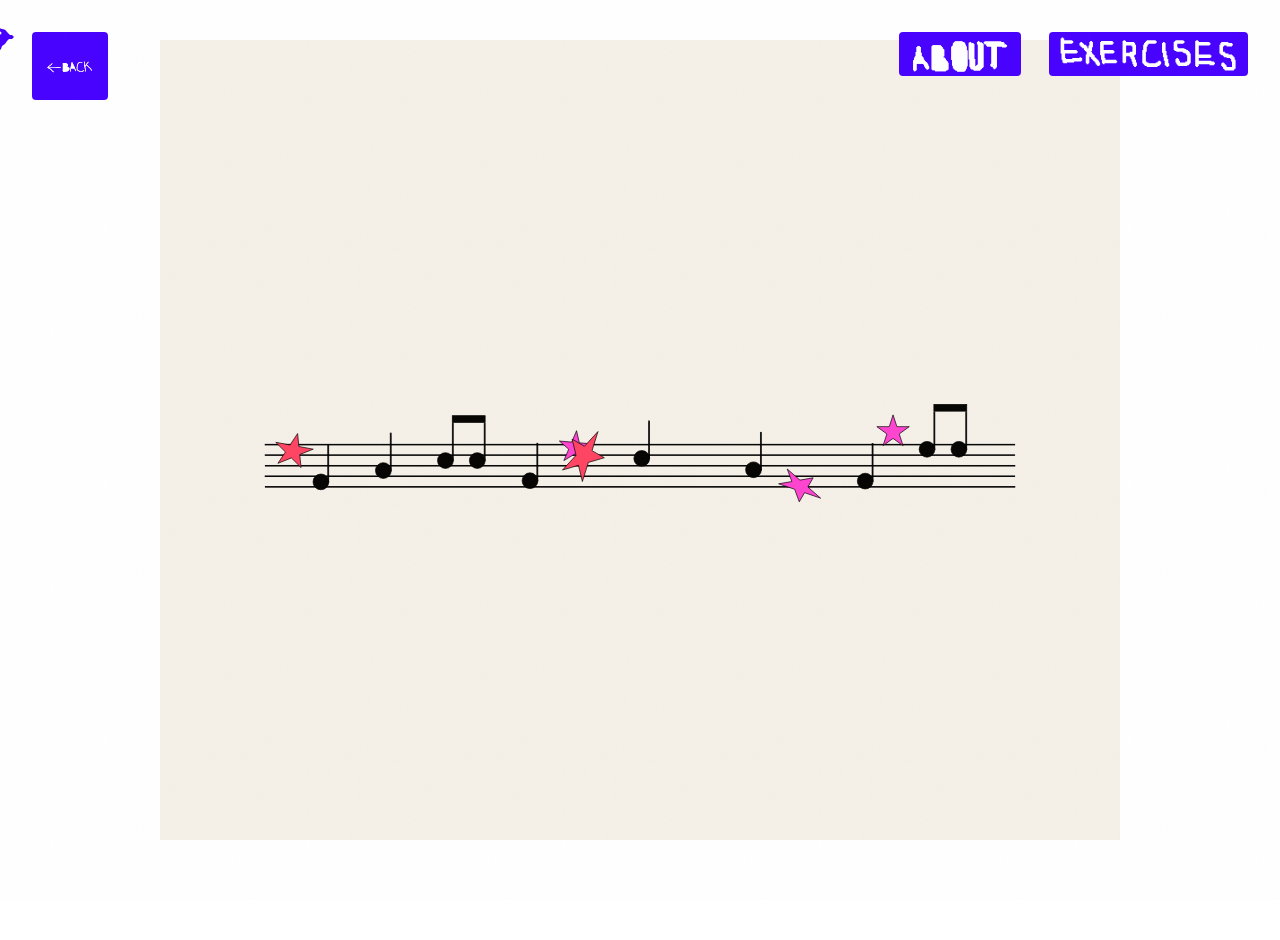
<file: exercise4.html>
<!DOCTYPE html>
<html lang="en">
<head>
  <meta charset="UTF-8">
  <meta name="viewport" content="width=device-width, initial-scale=1.0">
  <title>Sound Test 1 — Portfolio</title>
  <link rel="preconnect" href="https://fonts.googleapis.com">
  <link rel="preconnect" href="https://fonts.gstatic.com" crossorigin>
  <link href="https://fonts.googleapis.com/css2?family=Instrument+Sans:wght@400;700&family=Instrument+Serif:ital@0;1&display=swap" rel="stylesheet">
  <link rel="stylesheet" href="assets/css/main.css">
</head>
<body>

  <div id="cursor"></div>
  <div id="grain"></div>
  <a href="index.html" class="close-btn" style="display: block;">
          <svg viewBox="0 0 1080 1080" fill="currentColor">
  <path d="M1050.95,321.43v437.14M846.4,445.67h-5.53v1.84h-1.84v1.84h-1.84v92.03h1.84v12.88h1.84v11.04h1.84v7.36h1.84v5.52h1.84v11.04h1.84v9.2h1.84v3.68h1.84v5.52h1.84v7.36h1.84v3.68h1.84v29.45h1.84v3.68h1.84v1.84h1.84v1.84h5.53v-1.84h1.84v-1.84h1.84v-9.2h-1.84v-29.45h-1.84v-3.68h-1.84v-7.36h-1.84v-5.52h-1.84v-3.68h-1.84v-9.2h-1.84v-11.04h-1.84v-5.52h-1.84v-7.36h-1.84v-3.68h3.69v-1.84h1.84v-1.84h1.84v-3.68h1.84v-3.68h1.84v-1.84h1.84v-1.84h1.84v-3.68h1.84v-1.84h1.84v-3.68h1.84v-1.84h1.84v-3.68h1.84v-3.68l1.84,1.84h1.84v1.84h1.84v1.84h3.69v1.84h1.84v1.84h1.84v1.84h1.84v1.84h3.69v1.84h1.84v1.84h1.84v1.84h1.84v1.84h3.69v1.84h1.84v1.84h1.84v1.84h1.84v1.84h1.84v3.68h1.84v1.84h1.84v1.84h1.84v1.84h1.84v1.84h1.84v1.84h1.84v1.84h1.84v1.84h1.84v1.84h1.84v1.84h1.84v1.84h1.84v1.84h1.84v1.84h1.84v1.84h1.84v1.84h1.84v1.84h1.84v1.84h1.84v1.84h3.69v1.84h1.84v1.84h1.84v1.84h1.84v1.84h1.84v1.84h3.69v1.84h1.84v1.84h1.84v1.84h1.84v1.84h1.84v1.84h1.84v5.52h1.84v3.68h1.84v3.68h1.84v9.2h1.84v3.68h1.84v3.68h1.84v3.68h1.84v1.84h1.84v1.84h5.53v-1.84h1.84v-1.84h1.84v-9.2h-1.84v-3.68h-1.84v-3.68h-1.84v-9.2h-1.84v-3.68h-1.84v-3.68h-1.84v-5.52h-1.84v-1.84h-1.84v-1.84h-1.84v-1.84h-1.84v-1.84h-1.84v-1.84h-1.84v-1.84h-1.84v-1.84h-1.84v-1.84h-1.84v-1.84h-3.69v-1.84h-1.84v-1.84h-1.84v-1.84h-1.84v-1.84h-1.84v-1.84h-3.69v-1.84h-1.84v-1.84h-1.84v-1.84h-1.84v-1.84h-1.84v-1.84h-1.84v-1.84h-1.84v-1.84h-1.84v-1.84h-1.84v-1.84h-1.84v-1.84h-1.84v-1.84h-1.84v-1.84h-1.84v-1.84h-1.84v-3.68h-1.84v-1.84h-1.84v-1.84h-1.84v-1.84h-1.84v-1.84h-1.84v-1.84h-1.84v-1.84h-1.84v-1.84h-1.84v-1.84h-3.69v-1.84h-1.84v-1.84h-1.84v-1.84h-1.84v-1.84h-3.69v-1.84h-1.84v-1.84h-1.84v-1.84h-1.84v-1.84h-3.69v-1.84h-1.84v-1.84h-1.84v-1.84h1.84v-3.68h1.84v-1.84h1.84v-1.84h1.84v-1.84h1.84v-3.68h1.84v-1.84h1.84v-1.84h1.84v-1.84h1.84v-1.84h1.84v-3.68h1.84v-1.84h1.84v-1.84h1.84v-1.84h1.84v-1.84h1.84v-1.84h1.84v-1.84h1.84v-1.84h1.84v-3.68h1.84v-1.84h1.84v-1.84h1.84v-3.68h1.84v-7.36h-1.84v-1.84h-1.84v-1.84h-5.53v1.84h-1.84v1.84h-1.84v1.84h-1.84v3.68h-1.84v1.84h-1.84v1.84h-1.84v1.84h-1.84v1.84h-1.84v3.68h-1.84v1.84h-1.84v1.84h-1.84v1.84h-1.84v1.84h-1.84v1.84h-1.84v3.68h-1.84v1.84h-1.84v1.84h-1.84v1.84h-1.84v1.84h-1.84v1.84h-1.84v1.84h-1.84v3.68h-1.84v1.84h-1.84v3.68h-1.84v1.84h-1.84v3.68h-1.84v3.68h-1.84v3.68h-1.84v3.68h-1.84v3.68h-1.84v1.84h-1.84v3.68h-1.84v1.84h-1.84v3.68h-1.84v1.38l-1.84.46-.46-1.84h-1.38v-86.51h-1.84v-1.84h-1.84v-1.84ZM794.8,456.71h-58.97v1.84h-5.53v1.84h-1.84v1.84h-3.69v1.84h-1.84v1.84h-1.84v1.84h-1.84v1.84h-1.84v1.84h-1.84v1.84h-1.84v1.84h-1.84v1.84h-1.84v1.84h-1.84v1.84h-1.84v1.84h-1.84v1.84h-1.84v3.68h-1.84v1.84h-1.84v3.68h-1.84v3.68h-1.84v5.52h-1.84v3.68h-1.84v5.52h-1.84v5.52h-1.84v5.52h-1.84v5.52h-1.84v16.57h-1.84v11.04h-1.84v57.06h1.84v3.68h1.84v1.84h1.84v3.68h1.84v1.84h1.84v3.68h1.84v1.84h1.84v1.84h1.84v1.84h1.84v1.84h1.84v1.84h1.84v1.84h1.84v1.84h3.69v1.84h3.69v1.84h3.69v1.84h3.69v1.84h3.69v1.84h1.84v1.84h3.69v1.84h3.69v1.84h5.53v1.84h5.53v1.84h3.69v1.84h46.07v-1.84h5.53v-1.84h3.69v-1.84h3.69v-1.84h7.37v-1.84h3.69v-1.84h1.84v-1.84h1.84v-1.84h3.69v-1.84h1.84v-1.84h3.69v-1.84h1.84v-1.84h1.84v-1.84h1.84v-7.36h-1.84v-1.84h-1.84v-1.84h-5.53v1.84h-1.84v1.84h-3.69v1.84h-1.84v1.84h-3.69v1.84h-1.84v1.84h-1.84v1.84h-3.69v1.84h-7.37v1.84h-3.69v1.84h-3.69v1.84h-5.53v1.84h-35.01v-1.84h-3.69v-1.84h-5.53v-1.84h-5.53v-1.84h-3.69v-1.84h-3.69v-1.84h-1.84v-1.84h-3.69v-1.84h-3.69v-1.84h-3.69v-1.84h-3.69v-1.84h-3.69v-1.84h-1.84v-1.84h-1.84v-1.84h-1.84v-3.68h-1.84v-1.84h-1.84v-3.68h-1.84v-1.84h-1.84v-3.68h-1.84v-46.01h1.84v-11.04h1.84v-16.57h1.84v-5.52h1.84v-5.52h1.84v-5.52h1.84v-5.52h1.84v-3.68h1.84v-5.52h1.84v-3.68h1.84v-3.68h1.84v-1.84h1.84v-3.68h1.84v-1.84h1.84v-1.84h1.84v-1.84h1.84v-1.84h1.84v-1.84h1.84v-1.84h1.84v-1.84h1.84v-1.84h3.69v-1.84h1.84v-1.84h5.53v-1.84h53.44v-1.84h1.84v-1.84h1.84v-5.52h-1.84v-1.84h-1.84v-1.84ZM584.71,460.39h-5.53v1.84h-1.84v1.84h-1.84v3.68h-1.84v5.52h-1.84v5.52h-1.84v9.2h-1.84v7.36h-1.84v9.2h-1.84v7.36h-1.84v12.88h-1.84v9.2h-1.84v9.2h-1.84v11.04h-1.84v5.52h-1.84v11.04h-1.84v9.2h-1.84v18.41h-1.84v7.36h-1.84v47.86h1.84v1.84h1.84v1.84h5.53v-1.84h1.84v-1.84h1.84v-42.33h1.84v-7.36h1.84v-11.04h55.29v-1.84h12.9v3.68h1.84v5.52h1.84v5.52h1.84v5.52h1.84v1.84h1.84v3.68h1.84v1.84h1.84v1.84h1.84v3.68h1.84v5.52h1.84v5.52h1.84v5.52h1.84v3.68h1.84v1.84h1.84v1.84h5.53v-1.84h1.84v-1.84h1.84v-9.2h-1.84v-5.52h-1.84v-5.52h-1.84v-5.52h-1.84v-3.68h-1.84v-1.84h-1.84v-1.84h-1.84v-3.68h-1.84v-1.84h-1.84v-5.52h-1.84v-5.52h-1.84v-5.52h-1.84v-5.52h-1.84v-5.52h-1.84v-9.2h-1.84v-1.84h-1.84v-3.68h-1.84v-3.68h-1.84v-3.68h-1.84v-3.68h-1.84v-3.68h-1.84v-3.68h-1.84v-3.68h-1.84v-3.68h-1.84v-3.68h-1.84v-3.68h-1.84v-3.68h-1.84v-3.68h-1.84v-5.52h-1.84v-5.52h-1.84v-3.68h-1.84v-3.68h-1.84v-1.84h-1.84v-3.68h-1.84v-3.68h-1.84v-3.68h-1.84v-3.68h-1.84v-1.84h-1.84v-3.68h-1.84v-3.68h-1.84v-5.52h-1.84v-3.68h-1.84v-5.52h-1.84v-1.84h-1.84v-1.84ZM490.73,559.79h-22.11c-.08-1.97-.42-1.75,1.38-1.84,1.99-.1,4.01.07,5.99,0v-1.84h3.69v-1.84h3.69v-1.84h1.84v-1.84h1.84v-1.84h1.84v-1.84h1.84v-3.68h1.84v-1.84h1.84v-1.84h1.84v-27.61h-1.84v-3.68h-1.84v-3.68h-1.84v-1.84h-1.84v-1.84h-1.84v-1.84h-1.84v-1.84h-1.84v-1.84h-1.84v-1.84h-1.84v-1.84h-3.69v-1.84h-1.84v-1.84h-3.69v-1.84h-1.84v-1.84h-1.84v-1.84h-3.69v-1.84h-5.53v-1.84h-9.21v-1.84h-47.91v-1.84h-5.53v1.84h-1.84v1.84h-1.84v138.04h-1.84v27.61h1.84v1.84h1.84v1.84h3.69l-1.84,1.84v5.52h1.84v1.84h1.84v1.84h9.21v-1.84h40.54v-1.84h16.59v-1.84h11.06v-1.84h9.21v-1.84h3.69v-1.84h3.69v-1.84h1.84v-1.84h3.69v-1.84h1.84v-1.84h3.69v-1.84h1.84v-1.84h1.84v-1.84h1.84v-1.84h1.84v-1.84h1.84v-1.84h1.84v-1.84h1.84v-1.84h1.84v-3.68h1.84v-1.84h1.84v-3.68h1.84v-1.84h1.84v-3.68h1.84v-29.45h-1.84v-1.84h-1.84v-1.84h-1.84v-1.84h-1.84v-1.84h-1.84v-1.84h-3.69v-1.84h-1.84v-1.84h-3.69v-1.84h-1.84v-1.84h-3.69v-1.84h-3.69v-1.84h-9.21v-1.84ZM170.07,484.32h-5.53v1.84h-1.84v1.84h-1.84v3.68h-1.84v1.84h-3.69v1.84h-1.84v1.84h-1.84v1.84h-1.84v1.84h-1.84v1.84h-1.84v1.84h-1.84v1.84h-1.84v1.84h-1.84v1.84h-1.84v1.84h-1.84v1.84h-1.84v1.84h-1.84v1.84h-1.84v1.84h-1.84v1.84h-3.69v1.84h-1.84v1.84h-1.84v1.84h-3.69v1.84h-3.69v1.84h-3.69v1.84h-3.69v1.84h-1.84v1.84h-1.84v1.84h-3.69v1.84h-3.69v1.84h-1.84v1.84h-1.84v1.84h-1.84v3.68h-1.84v1.84h-1.84v1.84h-1.84v1.84h-1.84v3.68h-1.84v1.84h-1.84v1.84h-1.84v1.84h-1.84v1.84h-1.84v1.84h-1.84v1.84h-1.84v1.84h-1.84v7.36h1.84v1.84h1.84v1.84h7.37v1.84h5.53v1.84h3.69v1.84h3.69v1.84h1.84v1.84h3.69v1.84h1.84v1.84h3.69v1.84h5.53v1.84h3.69v1.84h1.84v1.84h3.69v1.84h3.69v1.84h3.69v1.84h1.84v1.84h1.84v1.84h1.84v1.84h1.84v1.84h3.69v1.84h1.84v1.84h1.84v1.84h1.84v1.84h1.84v1.84h1.84v1.84h1.84v1.84h1.84v1.84h1.84v1.84h1.84v1.84h1.84v1.84h1.84v3.68h1.84v1.84h1.84v1.84h1.84v1.84h1.84v1.84h1.84v1.84h1.84v1.84h3.69v1.84h1.84v1.84h1.84v1.84h1.84v1.84h3.69v1.84h1.84v1.84h1.84v1.84h1.84v1.84h1.84v1.84h1.84v1.84h9.21v-1.84h1.84v-1.84h1.84v-5.52h-1.84v-1.84h-1.84v-1.84h-3.69v-1.84h-1.84v-1.84h-1.84v-1.84h-1.84v-1.84h-1.84v-1.84h-1.84v-1.84h-3.69v-1.84h-1.84v-1.84h-1.84v-1.84h-1.84v-1.84h-1.84v-1.84h-1.84v-1.84h-1.84v-1.84h-1.84v-1.84h-1.84v-1.84h-1.84v-1.84h-1.84v-1.84h-1.84v-1.84h-1.84v-1.84h-1.84v-1.84h-1.84v-3.68h-1.84v-1.84h-1.84v-1.84h-1.84v-1.84h-3.69v-1.84h-1.84v-1.84h-1.84v-1.84h-1.84v-1.84h-3.69v-1.84h-1.84v-1.84h-1.84v-1.84h-1.84v-1.84h-1.84v-1.84h-3.69v-1.84h-3.69v-1.84h-3.69v-1.84h-1.84v-1.84h-3.69v-1.84c-.76-.76-6.56,1.69-5.53-1.84h140.06v-1.84h14.74v-1.84h7.37v-1.84h5.53v-1.84h60.81v-1.84h7.37v-1.84h1.84v-1.84h1.84v-5.52h-1.84v-1.84h-1.84v-1.84h-12.9v1.84h-60.81v1.84h-5.53v1.84h-7.37v1.84h-14.74v1.84H90.83l1.84-1.84v-1.84h1.84v-1.84h1.84v-3.68h1.84v-1.84h1.84v-1.84h1.84v-1.84h1.84v-1.84h1.84v-1.84h3.69v-1.84h1.84v-1.84h1.84v-1.84h3.69v-1.84h3.69v-1.84h3.69v-1.84h3.69v-1.84h1.84v-1.84h1.84v-1.84h3.69v-1.84h1.84v-1.84h1.84v-1.84h1.84v-1.84h1.84v-1.84h1.84v-1.84h1.84v-1.84h1.84v-1.84h1.84v-1.84h1.84v-1.84h1.84v-1.84h1.84v-1.84h1.84v-1.84h1.84v-1.84h1.84v-1.84h3.69v-1.84h1.84v-1.84h1.84v-1.84h1.84v-1.84h1.84v-1.84h1.84v-9.2h-1.84v-1.84h-1.84v-1.84Z"/>
  <path d="M490.73,559.79v1.84h9.21v1.84h3.69v1.84h3.69v1.84h1.84v1.84h3.69v1.84h1.84v1.84h3.69v1.84h1.84v1.84h1.84v1.84h1.84v1.84h1.84v1.84h1.84v29.45h-1.84v3.68h-1.84v1.84h-1.84v3.68h-1.84v1.84h-1.84v3.68h-1.84v1.84h-1.84v1.84h-1.84v1.84h-1.84v1.84h-1.84v1.84h-1.84v1.84h-1.84v1.84h-1.84v1.84h-3.69v1.84h-1.84v1.84h-3.69v1.84h-1.84v1.84h-3.69v1.84h-3.69v1.84h-9.21v1.84h-11.06v1.84h-16.59v1.84h-40.54v1.84h-9.21v-1.84h-1.84v-1.84h-1.84v-5.52l1.84-1.84h-3.69v-1.84h-1.84v-1.84h-1.84v-27.61h1.84v-138.04h1.84v-1.84h1.84v-1.84h5.53v1.84h47.91v1.84h9.21v1.84h5.53v1.84h3.69v1.84h1.84v1.84h1.84v1.84h3.69v1.84h1.84v1.84h3.69v1.84h1.84v1.84h1.84v1.84h1.84v1.84h1.84v1.84h1.84v1.84h1.84v1.84h1.84v3.68h1.84v3.68h1.84v27.61h-1.84v1.84h-1.84v1.84h-1.84v3.68h-1.84v1.84h-1.84v1.84h-1.84v1.84h-1.84v1.84h-3.69v1.84h-3.69v1.84c-1.98.07-4-.1-5.99,0-1.8.09-1.46-.13-1.38,1.84h22.11ZM442.81,489.84h-38.7v68.1l1.84-1.84h1.84v-1.84h20.27v-1.84h11.06v-1.84h11.06v-1.84h5.53v-1.84h7.37v-1.84h7.37v-1.84h3.69v-1.84h3.69v-3.68h1.84v-1.84h1.84v-1.84h1.84v-16.57h-1.84v-3.68h-1.84v-3.68h-1.84v-1.84h-1.84v-1.84h-1.84v-1.84h-3.69v-1.84h-1.84v-1.84h-3.69v-1.84h-1.84v-1.84h-1.84v-1.84h-3.69v-1.84h-5.53v-1.84h-9.21v-1.84ZM405.96,563.47l-1.84.46v58.44h-1.84v22.09h40.54v-1.84h16.59v-1.84h11.06v-1.84h9.21v-1.84h3.69v-1.84h3.69v-1.84h1.84v-1.84h3.69v-1.84h1.84v-1.84h3.69v-1.84h1.84v-1.84h1.84v-1.84h1.84v-1.84h1.84v-3.68h1.84v-1.84h1.84v-3.68h1.84v-1.84h1.84v-3.68h1.84v-18.41h-1.84v-1.84h-3.69v-1.84h-1.84v-1.84h-3.69v-1.84h-1.84v-1.84h-3.69v-1.84h-3.69v-1.84h-9.21v-1.84h-23.96v-1.84h-33.17v-1.84h-18.43v-1.84h-1.84v-1.84h-1.38l-.46-1.84Z"/>
  <path d="M170.07,484.32v1.84h1.84v1.84h1.84v9.2h-1.84v1.84h-1.84v1.84h-1.84v1.84h-1.84v1.84h-1.84v1.84h-3.69v1.84h-1.84v1.84h-1.84v1.84h-1.84v1.84h-1.84v1.84h-1.84v1.84h-1.84v1.84h-1.84v1.84h-1.84v1.84h-1.84v1.84h-1.84v1.84h-1.84v1.84h-1.84v1.84h-1.84v1.84h-1.84v1.84h-3.69v1.84h-1.84v1.84h-1.84v1.84h-3.69v1.84h-3.69v1.84h-3.69v1.84h-3.69v1.84h-1.84v1.84h-1.84v1.84h-3.69v1.84h-1.84v1.84h-1.84v1.84h-1.84v1.84h-1.84v1.84h-1.84v3.68h-1.84v1.84h-1.84v1.84l-1.84,1.84h152.96v-1.84h14.74v-1.84h7.37v-1.84h5.53v-1.84h60.81v-1.84h12.9v1.84h1.84v1.84h1.84v5.52h-1.84v1.84h-1.84v1.84h-7.37v1.84h-60.81v1.84h-5.53v1.84h-7.37v1.84h-14.74v1.84H109.26c-1.03,3.53,4.77,1.08,5.53,1.84v1.84h3.69v1.84h1.84v1.84h3.69v1.84h3.69v1.84h3.69v1.84h1.84v1.84h1.84v1.84h1.84v1.84h1.84v1.84h3.69v1.84h1.84v1.84h1.84v1.84h1.84v1.84h3.69v1.84h1.84v1.84h1.84v1.84h1.84v3.68h1.84v1.84h1.84v1.84h1.84v1.84h1.84v1.84h1.84v1.84h1.84v1.84h1.84v1.84h1.84v1.84h1.84v1.84h1.84v1.84h1.84v1.84h1.84v1.84h1.84v1.84h1.84v1.84h3.69v1.84h1.84v1.84h1.84v1.84h1.84v1.84h1.84v1.84h1.84v1.84h3.69v1.84h1.84v1.84h1.84v5.52h-1.84v1.84h-1.84v1.84h-9.21v-1.84h-1.84v-1.84h-1.84v-1.84h-1.84v-1.84h-1.84v-1.84h-1.84v-1.84h-3.69v-1.84h-1.84v-1.84h-1.84v-1.84h-1.84v-1.84h-3.69v-1.84h-1.84v-1.84h-1.84v-1.84h-1.84v-1.84h-1.84v-1.84h-1.84v-1.84h-1.84v-3.68h-1.84v-1.84h-1.84v-1.84h-1.84v-1.84h-1.84v-1.84h-1.84v-1.84h-1.84v-1.84h-1.84v-1.84h-1.84v-1.84h-1.84v-1.84h-1.84v-1.84h-1.84v-1.84h-3.69v-1.84h-1.84v-1.84h-1.84v-1.84h-1.84v-1.84h-1.84v-1.84h-3.69v-1.84h-3.69v-1.84h-3.69v-1.84h-1.84v-1.84h-3.69v-1.84h-5.53v-1.84h-3.69v-1.84h-1.84v-1.84h-3.69v-1.84h-1.84v-1.84h-3.69v-1.84h-3.69v-1.84h-5.53v-1.84h-7.37v-1.84h-1.84v-1.84h-1.84v-7.36h1.84v-1.84h1.84v-1.84h1.84v-1.84h1.84v-1.84h1.84v-1.84h1.84v-1.84h1.84v-1.84h1.84v-3.68h1.84v-1.84h1.84v-1.84h1.84v-1.84h1.84v-3.68h1.84v-1.84h1.84v-1.84h1.84v-1.84h3.69v-1.84h3.69v-1.84h1.84v-1.84h1.84v-1.84h3.69v-1.84h3.69v-1.84h3.69v-1.84h3.69v-1.84h1.84v-1.84h1.84v-1.84h3.69v-1.84h1.84v-1.84h1.84v-1.84h1.84v-1.84h1.84v-1.84h1.84v-1.84h1.84v-1.84h1.84v-1.84h1.84v-1.84h1.84v-1.84h1.84v-1.84h1.84v-1.84h1.84v-1.84h1.84v-1.84h1.84v-1.84h3.69v-1.84h1.84v-3.68h1.84v-1.84h1.84v-1.84h5.53Z"/>
  <polygon points="846.4 445.67 846.4 447.51 848.24 447.51 848.24 449.35 850.08 449.35 850.08 535.86 851.47 535.86 851.93 537.7 853.77 537.24 853.77 535.86 855.61 535.86 855.61 532.18 857.45 532.18 857.45 530.34 859.3 530.34 859.3 526.66 861.14 526.66 861.14 524.82 862.98 524.82 862.98 521.13 864.83 521.13 864.83 517.45 866.67 517.45 866.67 513.77 868.51 513.77 868.51 510.09 870.35 510.09 870.35 506.41 872.2 506.41 872.2 504.57 874.04 504.57 874.04 500.89 875.88 500.89 875.88 499.05 877.73 499.05 877.73 495.37 879.57 495.37 879.57 493.53 881.41 493.53 881.41 491.68 883.25 491.68 883.25 489.84 885.1 489.84 885.1 488 886.94 488 886.94 486.16 888.78 486.16 888.78 484.32 890.63 484.32 890.63 480.64 892.47 480.64 892.47 478.8 894.31 478.8 894.31 476.96 896.15 476.96 896.15 475.12 898 475.12 898 473.28 899.84 473.28 899.84 471.44 901.68 471.44 901.68 467.76 903.53 467.76 903.53 465.92 905.37 465.92 905.37 464.08 907.21 464.08 907.21 462.24 909.05 462.24 909.05 460.39 910.9 460.39 910.9 456.71 912.74 456.71 912.74 454.87 914.58 454.87 914.58 453.03 916.43 453.03 916.43 451.19 921.95 451.19 921.95 453.03 923.8 453.03 923.8 454.87 925.64 454.87 925.64 462.24 923.8 462.24 923.8 465.92 921.95 465.92 921.95 467.76 920.11 467.76 920.11 469.6 918.27 469.6 918.27 473.28 916.43 473.28 916.43 475.12 914.58 475.12 914.58 476.96 912.74 476.96 912.74 478.8 910.9 478.8 910.9 480.64 909.05 480.64 909.05 482.48 907.21 482.48 907.21 484.32 905.37 484.32 905.37 486.16 903.53 486.16 903.53 489.84 901.68 489.84 901.68 491.68 899.84 491.68 899.84 493.53 898 493.53 898 495.37 896.15 495.37 896.15 497.21 894.31 497.21 894.31 500.89 892.47 500.89 892.47 502.73 890.63 502.73 890.63 504.57 888.78 504.57 888.78 506.41 886.94 506.41 886.94 510.09 885.1 510.09 885.1 511.93 886.94 511.93 886.94 513.77 888.78 513.77 888.78 515.61 892.47 515.61 892.47 517.45 894.31 517.45 894.31 519.29 896.15 519.29 896.15 521.13 898 521.13 898 522.97 901.68 522.97 901.68 524.82 903.53 524.82 903.53 526.66 905.37 526.66 905.37 528.5 907.21 528.5 907.21 530.34 910.9 530.34 910.9 532.18 912.74 532.18 912.74 534.02 914.58 534.02 914.58 535.86 916.43 535.86 916.43 537.7 918.27 537.7 918.27 539.54 920.11 539.54 920.11 541.38 921.95 541.38 921.95 543.22 923.8 543.22 923.8 545.06 925.64 545.06 925.64 548.74 927.48 548.74 927.48 550.58 929.33 550.58 929.33 552.42 931.17 552.42 931.17 554.26 933.01 554.26 933.01 556.11 934.85 556.11 934.85 557.95 936.7 557.95 936.7 559.79 938.54 559.79 938.54 561.63 940.38 561.63 940.38 563.47 942.23 563.47 942.23 565.31 944.07 565.31 944.07 567.15 945.91 567.15 945.91 568.99 947.75 568.99 947.75 570.83 949.6 570.83 949.6 572.67 953.28 572.67 953.28 574.51 955.13 574.51 955.13 576.35 956.97 576.35 956.97 578.19 958.81 578.19 958.81 580.03 960.65 580.03 960.65 581.87 964.34 581.87 964.34 583.71 966.18 583.71 966.18 585.55 968.03 585.55 968.03 587.4 969.87 587.4 969.87 589.24 971.71 589.24 971.71 591.08 973.55 591.08 973.55 592.92 975.4 592.92 975.4 594.76 977.24 594.76 977.24 596.6 979.08 596.6 979.08 598.44 980.93 598.44 980.93 603.96 982.77 603.96 982.77 607.64 984.61 607.64 984.61 611.32 986.45 611.32 986.45 620.53 988.3 620.53 988.3 624.21 990.14 624.21 990.14 627.89 991.98 627.89 991.98 637.09 990.14 637.09 990.14 638.93 988.3 638.93 988.3 640.77 982.77 640.77 982.77 638.93 980.93 638.93 980.93 637.09 979.08 637.09 979.08 633.41 977.24 633.41 977.24 629.73 975.4 629.73 975.4 626.05 973.55 626.05 973.55 616.84 971.71 616.84 971.71 613.16 969.87 613.16 969.87 609.48 968.03 609.48 968.03 603.96 966.18 603.96 966.18 602.12 964.34 602.12 964.34 600.28 962.5 600.28 962.5 598.44 960.65 598.44 960.65 596.6 958.81 596.6 958.81 594.76 955.13 594.76 955.13 592.92 953.28 592.92 953.28 591.08 951.44 591.08 951.44 589.24 949.6 589.24 949.6 587.4 947.75 587.4 947.75 585.55 944.07 585.55 944.07 583.71 942.23 583.71 942.23 581.87 940.38 581.87 940.38 580.03 938.54 580.03 938.54 578.19 936.7 578.19 936.7 576.35 934.85 576.35 934.85 574.51 933.01 574.51 933.01 572.67 931.17 572.67 931.17 570.83 929.33 570.83 929.33 568.99 927.48 568.99 927.48 567.15 925.64 567.15 925.64 565.31 923.8 565.31 923.8 563.47 921.95 563.47 921.95 561.63 920.11 561.63 920.11 559.79 918.27 559.79 918.27 557.95 916.43 557.95 916.43 556.11 914.58 556.11 914.58 554.26 912.74 554.26 912.74 550.58 910.9 550.58 910.9 548.74 909.05 548.74 909.05 546.9 907.21 546.9 907.21 545.06 905.37 545.06 905.37 543.22 901.68 543.22 901.68 541.38 899.84 541.38 899.84 539.54 898 539.54 898 537.7 896.15 537.7 896.15 535.86 892.47 535.86 892.47 534.02 890.63 534.02 890.63 532.18 888.78 532.18 888.78 530.34 886.94 530.34 886.94 528.5 883.25 528.5 883.25 526.66 881.41 526.66 881.41 524.82 879.57 524.82 877.73 522.97 877.73 526.66 875.88 526.66 875.88 530.34 874.04 530.34 874.04 532.18 872.2 532.18 872.2 535.86 870.35 535.86 870.35 537.7 868.51 537.7 868.51 541.38 866.67 541.38 866.67 543.22 864.83 543.22 864.83 545.06 862.98 545.06 862.98 548.74 861.14 548.74 861.14 552.42 859.3 552.42 859.3 554.26 857.45 554.26 857.45 556.11 853.77 556.11 853.77 559.79 855.61 559.79 855.61 567.15 857.45 567.15 857.45 572.67 859.3 572.67 859.3 583.71 861.14 583.71 861.14 592.92 862.98 592.92 862.98 596.6 864.83 596.6 864.83 602.12 866.67 602.12 866.67 609.48 868.51 609.48 868.51 613.16 870.35 613.16 870.35 642.61 872.2 642.61 872.2 651.82 870.35 651.82 870.35 653.66 868.51 653.66 868.51 655.5 862.98 655.5 862.98 653.66 861.14 653.66 861.14 651.82 859.3 651.82 859.3 648.13 857.45 648.13 857.45 618.69 855.61 618.69 855.61 615 853.77 615 853.77 607.64 851.93 607.64 851.93 602.12 850.08 602.12 850.08 598.44 848.24 598.44 848.24 589.24 846.4 589.24 846.4 578.19 844.55 578.19 844.55 572.67 842.71 572.67 842.71 565.31 840.87 565.31 840.87 554.26 839.03 554.26 839.03 541.38 837.18 541.38 837.18 449.35 839.03 449.35 839.03 447.51 840.87 447.51 840.87 445.67 846.4 445.67"/>
  <path d="M584.71,460.39v1.84h1.84v1.84h1.84v5.52h1.84v3.68h1.84v5.52h1.84v3.68h1.84v3.68h1.84v1.84h1.84v3.68h1.84v3.68h1.84v3.68h1.84v3.68h1.84v1.84h1.84v3.68h1.84v3.68h1.84v5.52h1.84v5.52h1.84v3.68h1.84v3.68h1.84v3.68h1.84v3.68h1.84v3.68h1.84v3.68h1.84v3.68h1.84v3.68h1.84v3.68h1.84v3.68h1.84v3.68h1.84v3.68h1.84v1.84h1.84v9.2h1.84v5.52h1.84v5.52h1.84v5.52h1.84v5.52h1.84v5.52h1.84v1.84h1.84v3.68h1.84v1.84h1.84v1.84h1.84v3.68h1.84v5.52h1.84v5.52h1.84v5.52h1.84v9.2h-1.84v1.84h-1.84v1.84h-5.53v-1.84h-1.84v-1.84h-1.84v-3.68h-1.84v-5.52h-1.84v-5.52h-1.84v-5.52h-1.84v-3.68h-1.84v-1.84h-1.84v-1.84h-1.84v-3.68h-1.84v-1.84h-1.84v-5.52h-1.84v-5.52h-1.84v-5.52h-1.84v-3.68h-12.9v1.84h-55.29v11.04h-1.84v7.36h-1.84v42.33h-1.84v1.84h-1.84v1.84h-5.53v-1.84h-1.84v-1.84h-1.84v-47.86h1.84v-7.36h1.84v-18.41h1.84v-9.2h1.84v-11.04h1.84v-5.52h1.84v-11.04h1.84v-9.2h1.84v-9.2h1.84v-12.88h1.84v-7.36h1.84v-9.2h1.84v-7.36h1.84v-9.2h1.84v-5.52h1.84v-5.52h1.84v-3.68h1.84v-1.84h1.84v-1.84h5.53ZM584.71,491.68l-1.84.46v1.38h-1.84v7.36h-1.84v9.2h-1.84v7.36h-1.84v12.88h-1.84v9.2h-1.84v9.2h-1.84v11.04h-1.84v5.52h-1.84v11.04h-1.84v3.68h47.91v-1.84h14.74v-3.68h-1.84v-1.84h-1.84v-3.68h-1.84v-3.68h-1.84v-3.68h-1.84v-3.68h-1.84v-3.68h-1.84v-3.68h-1.84v-3.68h-1.84v-3.68h-1.84v-3.68h-1.84v-3.68h-1.84v-3.68h-1.84v-3.68h-1.84v-5.52h-1.84v-5.52h-1.84v-3.68h-1.84v-3.68h-1.84v-1.84h-1.84v-3.68h-1.84v-3.68h-1.84v-3.68h-1.84v-3.68h-1.38l-.46-1.84Z"/>
  <polygon points="794.8 456.71 794.8 458.55 796.64 458.55 796.64 460.39 798.48 460.39 798.48 465.92 796.64 465.92 796.64 467.76 794.8 467.76 794.8 469.6 741.36 469.6 741.36 471.44 735.83 471.44 735.83 473.28 733.98 473.28 733.98 475.12 730.3 475.12 730.3 476.96 728.46 476.96 728.46 478.8 726.61 478.8 726.61 480.64 724.77 480.64 724.77 482.48 722.93 482.48 722.93 484.32 721.08 484.32 721.08 486.16 719.24 486.16 719.24 488 717.4 488 717.4 489.84 715.56 489.84 715.56 493.53 713.71 493.53 713.71 495.37 711.87 495.37 711.87 499.05 710.03 499.05 710.03 502.73 708.18 502.73 708.18 508.25 706.34 508.25 706.34 511.93 704.5 511.93 704.5 517.45 702.66 517.45 702.66 522.97 700.81 522.97 700.81 528.5 698.97 528.5 698.97 534.02 697.13 534.02 697.13 550.58 695.28 550.58 695.28 561.63 693.44 561.63 693.44 607.64 695.28 607.64 695.28 611.32 697.13 611.32 697.13 613.16 698.97 613.16 698.97 616.84 700.81 616.84 700.81 618.69 702.66 618.69 702.66 622.37 704.5 622.37 704.5 624.21 706.34 624.21 706.34 626.05 708.18 626.05 708.18 627.89 711.87 627.89 711.87 629.73 715.56 629.73 715.56 631.57 719.24 631.57 719.24 633.41 722.93 633.41 722.93 635.25 726.61 635.25 726.61 637.09 728.46 637.09 728.46 638.93 732.14 638.93 732.14 640.77 735.83 640.77 735.83 642.61 741.36 642.61 741.36 644.45 746.88 644.45 746.88 646.29 750.57 646.29 750.57 648.13 785.58 648.13 785.58 646.29 791.11 646.29 791.11 644.45 794.8 644.45 794.8 642.61 798.48 642.61 798.48 640.77 805.85 640.77 805.85 638.93 809.54 638.93 809.54 637.09 811.38 637.09 811.38 635.25 813.23 635.25 813.23 633.41 816.91 633.41 816.91 631.57 818.75 631.57 818.75 629.73 822.44 629.73 822.44 627.89 824.28 627.89 824.28 626.05 829.81 626.05 829.81 627.89 831.65 627.89 831.65 629.73 833.5 629.73 833.5 637.09 831.65 637.09 831.65 638.93 829.81 638.93 829.81 640.77 827.97 640.77 827.97 642.61 824.28 642.61 824.28 644.45 822.44 644.45 822.44 646.29 818.75 646.29 818.75 648.13 816.91 648.13 816.91 649.98 815.07 649.98 815.07 651.82 811.38 651.82 811.38 653.66 804.01 653.66 804.01 655.5 800.33 655.5 800.33 657.34 796.64 657.34 796.64 659.18 791.11 659.18 791.11 661.02 745.04 661.02 745.04 659.18 741.36 659.18 741.36 657.34 735.83 657.34 735.83 655.5 730.3 655.5 730.3 653.66 726.61 653.66 726.61 651.82 722.93 651.82 722.93 649.98 721.08 649.98 721.08 648.13 717.4 648.13 717.4 646.29 713.71 646.29 713.71 644.45 710.03 644.45 710.03 642.61 706.34 642.61 706.34 640.77 702.66 640.77 702.66 638.93 700.81 638.93 700.81 637.09 698.97 637.09 698.97 635.25 697.13 635.25 697.13 633.41 695.28 633.41 695.28 631.57 693.44 631.57 693.44 629.73 691.6 629.73 691.6 627.89 689.76 627.89 689.76 624.21 687.91 624.21 687.91 622.37 686.07 622.37 686.07 618.69 684.23 618.69 684.23 616.84 682.38 616.84 682.38 613.16 680.54 613.16 680.54 556.11 682.38 556.11 682.38 545.06 684.23 545.06 684.23 528.5 686.07 528.5 686.07 522.97 687.91 522.97 687.91 517.45 689.76 517.45 689.76 511.93 691.6 511.93 691.6 506.41 693.44 506.41 693.44 502.73 695.28 502.73 695.28 497.21 697.13 497.21 697.13 493.53 698.97 493.53 698.97 489.84 700.81 489.84 700.81 488 702.66 488 702.66 484.32 704.5 484.32 704.5 482.48 706.34 482.48 706.34 480.64 708.18 480.64 708.18 478.8 710.03 478.8 710.03 476.96 711.87 476.96 711.87 475.12 713.71 475.12 713.71 473.28 715.56 473.28 715.56 471.44 717.4 471.44 717.4 469.6 719.24 469.6 719.24 467.76 721.08 467.76 721.08 465.92 722.93 465.92 722.93 464.08 724.77 464.08 724.77 462.24 728.46 462.24 728.46 460.39 730.3 460.39 730.3 458.55 735.83 458.55 735.83 456.71 794.8 456.71"/>
  <polygon points="405.96 563.47 406.42 565.31 407.8 565.31 407.8 567.15 409.64 567.15 409.64 568.99 428.07 568.99 428.07 570.83 461.24 570.83 461.24 572.67 485.2 572.67 485.2 574.51 494.41 574.51 494.41 576.35 498.1 576.35 498.1 578.19 501.79 578.19 501.79 580.03 503.63 580.03 503.63 581.87 507.31 581.87 507.31 583.71 509.16 583.71 509.16 585.55 512.84 585.55 512.84 587.4 514.69 587.4 514.69 605.8 512.84 605.8 512.84 609.48 511 609.48 511 611.32 509.16 611.32 509.16 615 507.31 615 507.31 616.84 505.47 616.84 505.47 620.53 503.63 620.53 503.63 622.37 501.79 622.37 501.79 624.21 499.94 624.21 499.94 626.05 498.1 626.05 498.1 627.89 494.41 627.89 494.41 629.73 492.57 629.73 492.57 631.57 488.89 631.57 488.89 633.41 487.04 633.41 487.04 635.25 483.36 635.25 483.36 637.09 479.67 637.09 479.67 638.93 470.46 638.93 470.46 640.77 459.4 640.77 459.4 642.61 442.81 642.61 442.81 644.45 402.27 644.45 402.27 622.37 404.12 622.37 404.12 563.93 405.96 563.47"/>
  <polygon points="442.81 489.84 442.81 491.68 452.03 491.68 452.03 493.53 457.56 493.53 457.56 495.37 461.24 495.37 461.24 497.21 463.09 497.21 463.09 499.05 464.93 499.05 464.93 500.89 468.61 500.89 468.61 502.73 470.46 502.73 470.46 504.57 474.14 504.57 474.14 506.41 475.99 506.41 475.99 508.25 477.83 508.25 477.83 510.09 479.67 510.09 479.67 513.77 481.51 513.77 481.51 517.45 483.36 517.45 483.36 534.02 481.51 534.02 481.51 535.86 479.67 535.86 479.67 537.7 477.83 537.7 477.83 541.38 474.14 541.38 474.14 543.22 470.46 543.22 470.46 545.06 463.09 545.06 463.09 546.9 455.71 546.9 455.71 548.74 450.19 548.74 450.19 550.58 439.13 550.58 439.13 552.42 428.07 552.42 428.07 554.26 407.8 554.26 407.8 556.11 405.96 556.11 404.12 557.95 404.12 489.84 442.81 489.84"/>
  <polygon points="584.71 491.68 585.17 493.53 586.56 493.53 586.56 497.21 588.4 497.21 588.4 500.89 590.24 500.89 590.24 504.57 592.09 504.57 592.09 508.25 593.93 508.25 593.93 510.09 595.77 510.09 595.77 513.77 597.61 513.77 597.61 517.45 599.46 517.45 599.46 522.97 601.3 522.97 601.3 528.5 603.14 528.5 603.14 532.18 604.99 532.18 604.99 535.86 606.83 535.86 606.83 539.54 608.67 539.54 608.67 543.22 610.51 543.22 610.51 546.9 612.36 546.9 612.36 550.58 614.2 550.58 614.2 554.26 616.04 554.26 616.04 557.95 617.88 557.95 617.88 561.63 619.73 561.63 619.73 565.31 621.57 565.31 621.57 568.99 623.41 568.99 623.41 572.67 625.26 572.67 625.26 574.51 627.1 574.51 627.1 578.19 612.36 578.19 612.36 580.03 564.44 580.03 564.44 576.35 566.29 576.35 566.29 565.31 568.13 565.31 568.13 559.79 569.97 559.79 569.97 548.74 571.81 548.74 571.81 539.54 573.66 539.54 573.66 530.34 575.5 530.34 575.5 517.45 577.34 517.45 577.34 510.09 579.19 510.09 579.19 500.89 581.03 500.89 581.03 493.53 582.87 493.53 582.87 492.14 584.71 491.68"/>
</svg>
        </a>



  <nav class="nav">
    <a href="index.html#about" class="nav-link about-label">
      <svg viewBox="0 400 1080 380" fill="currentColor" xmlns="http://www.w3.org/2000/svg">
        <path d="M566.65,454.28h-79.69c3.92,12.94-7.33,7.29-8.85,8.81s4.16,12.71-8.85,8.81v26.42c-15.41-3.43-2.3,12.23-17.71,8.81v140.89h8.85v61.64h8.85v26.42c13.01-3.9,7.33,7.29,8.85,8.81.83.82,8.03-.82,8.85,0s-.83,7.98,0,8.81c1.52,1.52,12.78-4.14,8.85,8.81h17.71v8.81h79.69c-1.14-9.28-.47-9.94,8.85-8.81v-17.61h8.85v-26.42h8.85v-167.31h-8.85v-44.03h-8.85v-17.61h-8.85c4.35-24.08-6.72-15.49-8.85-17.61-.58-.58.33-6.01,0-8.81h-17.71v-8.81ZM743.73,454.28c-24.21-4.33-15.58,6.69-17.71,8.81-.58.58-6.04-.33-8.85,0v26.42h8.85v211.34c-13.01-3.9-7.33,7.29-8.85,8.81s-12.78-4.14-8.85,8.81h-26.56c1.14-9.28.47-9.94-8.85-8.81v-79.25h-8.85v-158.51c-9.33,1.13-9.99.47-8.85-8.81-24.21-4.33-15.58,6.69-17.71,8.81-.58.58-6.04-.33-8.85,0v176.12h8.85v79.25h8.85c-4.35,24.08,6.72,15.49,8.85,17.61.58.58-.33,6.01,0,8.81h70.83c-3.92-12.94,7.33-7.29,8.85-8.81.83-.82-.83-7.98,0-8.81s8.03.82,8.85,0-.83-7.98,0-8.81,8.03.82,8.85,0c1.52-1.52-4.16-12.71,8.85-8.81v-246.56c-13.01,3.9-7.33-7.29-8.85-8.81-1.52-1.52-12.78,4.14-8.85-8.81ZM973.94,454.28h-177.08c-.89,0,3.58,13.55-8.85,8.81-4.35,24.08,6.72,15.49,8.85,17.61.67.67-.44,8.81,0,8.81h70.83v202.54h-8.85v26.42c9.33-1.13,9.99-.47,8.85,8.81,24.21,4.33,15.58-6.69,17.71-8.81.83-.82,8.03.82,8.85,0s-.83-7.98,0-8.81c.67-.67,8.85.44,8.85,0v-220.15h53.12v8.81h44.27c-1.14-9.28-.47-9.94,8.85-8.81,4.35-24.08-6.72-15.49-8.85-17.61-.58-.58.33-6.01,0-8.81h-26.56v-8.81ZM336.44,498.31h-88.54c-.44,0,.67,8.14,0,8.81s-8.85-.44-8.85,0v246.56c0,.88,13.63-3.56,8.85,8.81h26.56v8.81h115.1v-8.81c24.21,4.33,15.58-6.69,17.71-8.81.58-.58,6.04.33,8.85,0v-70.45h-8.85c4.35-24.08-6.72-15.49-8.85-17.61-1.52-1.52,4.16-12.71-8.85-8.81,4.35-24.08-6.72-15.49-8.85-17.61-.58-.58.33-6.01,0-8.81h-17.71v-17.61h8.85v-70.45c-15.41,3.43-2.3-12.23-17.71-8.81,4.35-24.08-6.72-15.49-8.85-17.61-.83-.82.83-7.98,0-8.81s-8.03.82-8.85,0,.83-7.98,0-8.81ZM44.26,656.81v105.67c0,.88,13.63-3.56,8.85,8.81,24.21,4.33,15.58-6.69,17.71-8.81.67-.67,8.85.44,8.85,0v-70.45h70.83c.89,0-3.58,13.55,8.85,8.81v17.61c18.53-4.03-.82,21.64,17.71,17.61-3.45,15.33,12.3,2.28,8.85,17.61,24.21,4.33,15.58-6.69,17.71-8.81.58-.58,6.04.33,8.85,0v-26.42h-8.85v-17.61c-18.53,4.03.82-21.64-17.71-17.61,3.92-12.94-7.33-7.29-8.85-8.81-.83-.82.83-7.98,0-8.81s-8.03.82-8.85,0c-1.52-1.52,4.16-12.71-8.85-8.81v-17.61h-8.85c4.35-24.08-6.72-15.49-8.85-17.61-1.52-1.52,4.16-12.71-8.85-8.81v-35.22h-8.85v-61.64c-9.33,1.13-9.99.47-8.85-8.81h-26.56c1.14,9.28.47,9.94-8.85,8.81v52.84h-8.85v44.03h-8.85v17.61h-8.85v26.42h-8.85Z"/>
        <path d="M336.44,498.31c.83.82-.83,7.98,0,8.81s8.03-.82,8.85,0-.83,7.98,0,8.81c2.13,2.12,13.2-6.47,8.85,17.61,15.41-3.43,2.3,12.23,17.71,8.81v70.45h-8.85v17.61h17.71c.33,2.8-.58,8.23,0,8.81,2.13,2.12,13.2-6.47,8.85,17.61,13.01-3.9,7.33,7.29,8.85,8.81,2.13,2.12,13.2-6.47,8.85,17.61h8.85v70.45c-2.81.33-8.28-.58-8.85,0-2.13,2.12,6.51,13.13-17.71,8.81v8.81h-115.1v-8.81h-26.56c4.77-12.37-8.85-7.93-8.85-8.81v-246.56c0-.44,8.18.67,8.85,0s-.44-8.81,0-8.81h88.54ZM274.47,533.53v70.45h44.27v-8.81h17.71v-35.22c-15.41,3.43-2.3-12.23-17.71-8.81v-17.61h-44.27ZM274.47,639.2v88.06h17.71v8.81h79.69c-1.14-9.28-.47-9.94,8.85-8.81v-26.42c-18.53,4.03.82-21.64-17.71-17.61,3.92-12.94-7.33-7.29-8.85-8.81-.83-.82.83-7.98,0-8.81-1.52-1.52-12.78,4.14-8.85-8.81h-17.71v-8.81h-26.56v-8.81h-26.56Z"/>
        <path d="M559.88,459.35v8.81h17.71c.33,2.8-.58,8.23,0,8.81,2.13,2.12,13.2-6.47,8.85,17.61h8.85v17.61h8.85v44.03h8.85v167.31h-8.85v26.42h-8.85v17.61c-9.33-1.13-9.99-.47-8.85,8.81h-79.69v-8.81h-17.71c3.92-12.94-7.33-7.29-8.85-8.81-.83-.82.83-7.98,0-8.81s-8.03.82-8.85,0c-1.52-1.52,4.16-12.71-8.85-8.81v-26.42h-8.85v-61.64h-8.85v-140.89c15.41,3.43,2.3-12.23,17.71-8.81v-26.42c13.01,3.9,7.33-7.29,8.85-8.81s12.78,4.14,8.85-8.81h79.69ZM542.17,494.58h-44.27v26.42c-15.41-3.43-2.3,12.23-17.71,8.81v105.67h8.85v61.64h8.85v26.42c9.33-1.13,9.99-.47,8.85,8.81h17.71v8.81h35.42c-1.14-9.28-.47-9.94,8.85-8.81v-26.42h8.85v-132.09h-8.85v-44.03c-18.53,4.03.82-21.64-17.71-17.61,3.92-12.94-7.33-7.29-8.85-8.81-.83-.82.83-7.98,0-8.81Z"/>
        <path d="M770.81,466.12c-3.92,12.94,7.33,7.29,8.85,8.81s-4.16,12.71,8.85,8.81v246.56c-13.01-3.9-7.33,7.29-8.85,8.81-.83.82-8.03-.82-8.85,0s.83,7.98,0,8.81-8.03-.82-8.85,0,.83,7.98,0,8.81c-1.52,1.52-12.78-4.14-8.85,8.81h-70.83c-.33-2.8.58-8.23,0-8.81-2.13-2.12-13.2,6.47-8.85-17.61h-8.85v-79.25h-8.85v-176.12c2.81-.33,8.28.58,8.85,0,2.13-2.12-6.51-13.13,17.71-8.81-1.14,9.28-.47,9.94,8.85,8.81v158.51h8.85v79.25c9.33-1.13,9.99-.47,8.85,8.81h26.56c-3.92-12.94,7.33-7.29,8.85-8.81s-4.16-12.71,8.85-8.81v-211.34h-8.85v-26.42c2.81-.33,8.28.58,8.85,0,2.13-2.12-6.51-13.13,17.71-8.81Z"/>
        <path d="M44.26,656.81h8.85v-26.42h8.85v-17.61h8.85v-44.03h8.85v-52.84c9.33,1.13,9.99.47,8.85-8.81h26.56c-1.14,9.28-.47,9.94,8.85,8.81v61.64h8.85v35.22c13.01-3.9,7.33,7.29,8.85,8.81,2.13,2.12,13.2-6.47,8.85,17.61h8.85v17.61c13.01-3.9,7.33,7.29,8.85,8.81.83.82,8.03-.82,8.85,0s-.83,7.98,0,8.81c1.52,1.52,12.78-4.14,8.85,8.81,18.53-4.03-.82,21.64,17.71,17.61v17.61h8.85v26.42c-2.82.33-8.28-.58-8.85,0-2.13,2.12,6.51,13.13-17.71,8.81,3.45-15.33-12.3-2.28-8.85-17.61-18.53,4.03.82-21.64-17.71-17.61v-17.61c-12.43,4.75-7.97-8.81-8.85-8.81h-70.83v70.45c0,.44-8.18-.67-8.85,0-2.13,2.12,6.51,13.13-17.71,8.81,4.77-12.37-8.85-7.93-8.85-8.81v-105.67ZM106.24,630.39c-.32-.32-9.43-1.66-8.85,2.2v15.41l-8.85,8.81h26.56v-17.61c-12.43,4.68-7.24-7.2-8.85-8.81Z"/>
        <path d="M999.32,477.96v8.81h26.56c.33,2.8-.58,8.23,0,8.81,2.13,2.12,13.2-6.47,8.85,17.61-9.33-1.13-9.99-.47-8.85,8.81h-44.27v-8.81h-53.12v220.15c0,.44-8.18-.67-8.85,0-.83.82.83,7.98,0,8.81s-8.03-.82-8.85,0c-2.13,2.12,6.51,13.13-17.71,8.81,1.14-9.28.47-9.94-8.85-8.81v-26.42h8.85v-202.54h-70.83c-.44,0,.67-8.14,0-8.81-2.13-2.12-13.2,6.47-8.85-17.61,12.44,4.75,7.97-8.81,8.85-8.81h177.08Z"/>
        <path d="M274.47,639.2h26.56v8.81h26.56v8.81h17.71c-3.92,12.94,7.33,7.29,8.85,8.81.83.82-.83,7.98,0,8.81,1.52,1.52,12.78-4.14,8.85,8.81,18.53-4.03-.82,21.64,17.71,17.61v26.42c-9.33-1.13-9.99-.47-8.85,8.81h-79.69v-8.81h-17.71v-88.06Z"/>
        <path d="M274.47,533.53h44.27v17.61c15.41-3.43,2.3,12.23,17.71,8.81v35.22h-17.71v8.81h-44.27v-70.45Z"/>
        <path d="M548.94,489.5c.83.82-.83,7.98,0,8.81,1.52,1.52,12.78-4.14,8.85,8.81,18.53-4.03-.82,21.64,17.71,17.61v44.03h8.85v132.09h-8.85v26.42c-9.33-1.13-9.99-.47-8.85,8.81h-35.42v-8.81h-17.71c1.14-9.28.47-9.94-8.85-8.81v-26.42h-8.85v-61.64h-8.85v-105.67c15.41,3.43,2.3-12.23,17.71-8.81v-26.42h44.27Z"/>
        <path d="M106.24,630.39c1.62,1.61-3.58,13.49,8.85,8.81v17.61h-26.56l8.85-8.81v-15.41c-.57-3.86,8.53-2.52,8.85-2.2Z"/>
      </svg>
    </a>
    <div class="nav-dropdown">
      <span class="nav-link exercises-label">
        <svg viewBox="165 430 770 155" fill="currentColor" xmlns="http://www.w3.org/2000/svg">
          <polygon points="751.52 451.97 755.38 451.97 755.38 448.14 763.11 448.14 763.11 451.97 766.97 451.97 766.97 455.81 813.33 455.81 813.33 459.64 817.2 459.64 817.2 467.31 813.33 467.31 813.33 471.14 766.97 471.14 766.97 509.48 817.2 509.48 817.2 513.32 821.06 513.32 821.06 520.99 817.2 520.99 817.2 524.82 766.97 524.82 766.97 536.32 821.06 536.32 821.06 540.16 832.65 540.16 832.65 543.99 836.52 543.99 836.52 551.66 832.65 551.66 832.65 555.49 813.33 555.49 813.33 551.66 766.97 551.66 766.97 559.33 763.11 559.33 763.11 563.16 755.38 563.16 755.38 559.33 751.52 559.33 751.52 451.97"/>
          <polygon points="191.33 505.65 191.33 524.82 195.19 524.82 195.19 528.65 222.24 528.65 222.24 524.82 253.14 524.82 253.14 520.99 260.87 520.99 260.87 524.82 264.73 524.82 264.73 536.32 260.87 536.32 260.87 540.16 229.96 540.16 229.96 543.99 199.06 543.99 199.06 547.82 183.6 547.82 183.6 543.99 179.74 543.99 179.74 532.49 175.88 532.49 175.88 505.65 172.01 505.65 172.01 440.47 175.88 440.47 175.88 436.64 183.6 436.64 183.6 440.47 187.47 440.47 187.47 448.14 222.24 448.14 222.24 451.97 226.1 451.97 226.1 459.64 222.24 459.64 222.24 463.47 187.47 463.47 187.47 490.31 241.55 490.31 241.55 494.15 245.42 494.15 245.42 501.82 241.55 501.82 241.55 505.65 191.33 505.65"/>
          <path d="M438.59,451.97h3.86v-3.83h7.73v3.83h3.86v3.83h34.77v3.83h3.86v7.67h3.86v42.18h-3.86v3.83h-3.86v7.67h3.86v11.5h3.86v11.5h3.86v15.34h-3.86v3.83h-7.73v-3.83h-3.86v-7.67h-3.86v-11.5h-3.86v-11.5h-3.86v-7.67h-3.86v-3.83h-15.45v26.84h-3.86v3.83h-7.73v-3.83h-3.86v-92.02ZM454.04,471.14v30.67h15.45v-3.83h11.59v-23h-3.86v-3.83h-23.18Z"/>
          <polygon points="894.47 455.81 894.47 459.64 909.92 459.64 909.92 463.47 913.78 463.47 913.78 471.14 909.92 471.14 909.92 474.98 886.74 474.98 886.74 471.14 875.15 471.14 875.15 474.98 871.29 474.98 871.29 497.98 879.01 497.98 879.01 501.82 882.88 501.82 882.88 505.65 894.47 505.65 894.47 509.48 909.92 509.48 909.92 513.32 913.78 513.32 913.78 517.15 917.65 517.15 917.65 520.99 921.51 520.99 921.51 532.49 925.37 532.49 925.37 570.83 921.51 570.83 921.51 574.66 917.65 574.66 917.65 578.5 879.01 578.5 879.01 574.66 875.15 574.66 875.15 570.83 871.29 570.83 871.29 563.16 867.42 563.16 867.42 559.33 863.56 559.33 863.56 547.82 867.42 547.82 867.42 543.99 875.15 543.99 875.15 547.82 879.01 547.82 879.01 551.66 882.88 551.66 882.88 555.49 886.74 555.49 886.74 563.16 909.92 563.16 909.92 540.16 906.06 540.16 906.06 528.65 902.19 528.65 902.19 524.82 886.74 524.82 886.74 520.99 875.15 520.99 875.15 517.15 871.29 517.15 871.29 513.32 863.56 513.32 863.56 509.48 859.7 509.48 859.7 505.65 855.83 505.65 855.83 467.31 859.7 467.31 859.7 459.64 863.56 459.64 863.56 455.81 894.47 455.81"/>
          <polygon points="701.3 448.14 701.3 451.97 705.16 451.97 705.16 459.64 701.3 459.64 701.3 463.47 674.25 463.47 674.25 478.81 678.12 478.81 678.12 482.64 705.16 482.64 705.16 486.48 712.89 486.48 712.89 490.31 720.61 490.31 720.61 494.15 724.48 494.15 724.48 497.98 728.34 497.98 728.34 505.65 732.2 505.65 732.2 547.82 728.34 547.82 728.34 551.66 724.48 551.66 724.48 555.49 716.75 555.49 716.75 559.33 678.12 559.33 678.12 555.49 674.25 555.49 674.25 551.66 670.39 551.66 670.39 543.99 666.53 543.99 666.53 528.65 670.39 528.65 670.39 524.82 678.12 524.82 678.12 528.65 681.98 528.65 681.98 536.32 685.84 536.32 685.84 543.99 709.02 543.99 709.02 540.16 716.75 540.16 716.75 513.32 712.89 513.32 712.89 505.65 705.16 505.65 705.16 501.82 697.43 501.82 697.43 497.98 670.39 497.98 670.39 494.15 662.66 494.15 662.66 490.31 658.8 490.31 658.8 455.81 662.66 455.81 662.66 451.97 666.53 451.97 666.53 448.14 701.3 448.14"/>
          <polygon points="396.09 451.97 396.09 455.81 399.95 455.81 399.95 463.47 396.09 463.47 396.09 467.31 357.45 467.31 357.45 490.31 399.95 490.31 399.95 494.15 403.82 494.15 403.82 501.82 399.95 501.82 399.95 505.65 361.32 505.65 361.32 524.82 365.18 524.82 365.18 532.49 411.54 532.49 411.54 536.32 415.41 536.32 415.41 543.99 411.54 543.99 411.54 547.82 361.32 547.82 361.32 551.66 353.59 551.66 353.59 547.82 349.73 547.82 349.73 532.49 345.86 532.49 345.86 513.32 342 513.32 342 455.81 345.86 455.81 345.86 451.97 396.09 451.97"/>
          <path d="M280.19,509.48h3.86v-11.5h-3.86v-3.83h-3.86v-3.83h-3.86v-7.67h-7.73v-3.83h-3.86v-3.83h-3.86v-3.83h-3.86v-11.5h3.86v-3.83h7.73v3.83h3.86v3.83h3.86v3.83h7.73v3.83h3.86v3.83h3.86c.36,4.01-2.23,8.95,3.86,7.67v-11.5h3.86v-15.34h3.86v-3.83h7.73v3.83h3.86v23h-3.86v15.34h-3.86v3.83h3.86v7.67h3.86v3.83h3.86v3.83h3.86v7.67h3.86v3.83h3.86v3.83h3.86v3.83h3.86v3.83h3.86v7.67h3.86v11.5h-3.86v3.83h-7.73v-3.83h-3.86v-3.83h-3.86v-7.67h-3.86v-3.83h-3.86v-3.83h-3.86v-3.83h-3.86v-3.83h-3.86v-7.67h-3.86l-3.86-3.83v30.67h-3.86v3.83h-7.73v-3.83h-3.86v-38.34Z"/>
          <polygon points="581.53 448.14 581.53 451.97 585.39 451.97 585.39 459.64 581.53 459.64 581.53 463.47 550.62 463.47 550.62 467.31 546.76 467.31 546.76 474.98 542.9 474.98 542.9 497.98 539.03 497.98 539.03 540.16 542.9 540.16 542.9 543.99 550.62 543.99 550.62 547.82 581.53 547.82 581.53 543.99 589.26 543.99 589.26 540.16 593.12 540.16 593.12 536.32 600.85 536.32 600.85 540.16 604.71 540.16 604.71 551.66 600.85 551.66 600.85 555.49 596.98 555.49 596.98 559.33 589.26 559.33 589.26 563.16 542.9 563.16 542.9 559.33 535.17 559.33 535.17 555.49 531.31 555.49 531.31 551.66 527.44 551.66 527.44 547.82 523.58 547.82 523.58 490.31 527.44 490.31 527.44 467.31 531.31 467.31 531.31 459.64 535.17 459.64 535.17 455.81 539.03 455.81 539.03 451.97 542.9 451.97 542.9 448.14 581.53 448.14"/>
          <polygon points="608.58 459.64 612.44 459.64 612.44 455.81 620.17 455.81 620.17 459.64 624.03 459.64 624.03 494.15 627.89 494.15 627.89 513.32 631.76 513.32 631.76 528.65 635.62 528.65 635.62 547.82 639.48 547.82 639.48 559.33 635.62 559.33 635.62 563.16 627.89 563.16 627.89 559.33 624.03 559.33 624.03 555.49 620.17 555.49 620.17 536.32 616.3 536.32 616.3 520.99 612.44 520.99 612.44 501.82 608.58 501.82 608.58 459.64"/>
        </svg>
      </span>
      <div class="dropdown-menu">
        <a href="exercise1.html" class="dropdown-item">
          <svg viewBox="0 400 1080 300" fill="currentColor" xmlns="http://www.w3.org/2000/svg" style="height: 1.2em; width: auto; display: block;">
            <path d="M896.28,415.54h-4.31v1.44h-1.44v1.44h-1.44v2.87h-1.44v4.31h-1.44v4.31h-1.44v5.74h-1.44v5.74h-1.44v11.49h-1.44v14.36h-1.44v2.87h-1.44v8.62h-1.44v2.87h-1.44v4.31h-1.44v7.18h-1.44v5.74h-1.44v5.74h-1.44v2.87h-1.44v4.31h-1.44v2.87h-1.44v5.74h-1.44v5.74h-1.44v5.74h-1.44v5.74h-1.44v5.74h-1.44v5.74h-1.44v5.74h-1.44v5.74h-1.44v8.62h-1.44v4.31h-1.44v4.31h-1.44v4.31h-1.44v4.31h-1.44v4.31h-1.44v4.31h-1.44v5.74h-1.44v8.62h-1.44v7.18h-1.44v5.74h-1.44v8.62h-1.44v15.79h1.44v1.44h1.44v1.44h4.31v-1.44h1.44v-1.44h1.44v-12.92h1.44v-8.62h1.44v-5.74h1.44v-7.18h1.44v-8.62h1.44v-5.74h1.44v-4.31h1.44v-4.31h1.44v-4.31h1.44v-4.31h1.44v-4.31h1.44v-4.31h1.44v-1.44h94.91v2.87h1.44v2.87h1.44v2.87h1.44v2.87h1.44v2.87h1.44v4.31h1.44v2.87h1.44v2.87h1.44v4.31h1.44v2.87h1.44v4.31h1.44v2.87h1.44v2.87h1.44v2.87h1.44v10.05h1.44v4.31h1.44v5.74h1.44v5.74h1.44v4.31h1.44v5.74h1.44v1.44h1.44v1.44h4.31v-1.44h1.44v-1.44h1.44v-8.62h-1.44v-4.31h-1.44v-5.74h-1.44v-5.74h-1.44v-4.31h-1.44v-10.05h-1.44v-2.87h-1.44v-2.87h-1.44v-2.87h-1.44v-4.31h-1.44v-2.87h-1.44v-4.31h-1.44v-2.87h-1.44v-2.87h-1.44v-4.31h-1.44v-2.87h-1.44v-2.87h-1.44v-2.87h-1.44v-2.87h1.44v-1.44h1.44v-4.31h-1.44v-1.44h-1.44v-1.44h-1.44v-1.44h-4.31v-2.87h-1.44v-2.87h-1.44v-4.31h-1.44v-2.87h-1.44v-2.87h-1.44v-2.87h-1.44v-2.87h-1.44v-2.87h-1.44v-2.87h-1.44v-2.87h-1.44v-2.87h-1.44v-2.87h-1.44v-2.87h-1.44v-2.87h-1.44v-2.87h-1.44v-2.87h-1.44v-2.87h-1.44v-2.87h-1.44v-4.31h-1.44v-2.87h-1.44v-2.87h-1.44v-2.87h-1.44v-2.87h-1.44v-2.87h-1.44v-2.87h-1.44v-2.87h-1.44v-2.87h-1.44v-2.87h-1.44v-2.87h-1.44v-2.87h-1.44v-2.87h-1.44v-2.87h-1.44v-2.87h-1.44v-2.87h-1.44v-2.87h-1.44v-2.87h-1.44v-2.87h-1.44v-2.87h-1.44v-2.87h-1.44v-2.87h-1.44v-1.44h-1.44v-2.87h-1.44v-2.87h-1.44v-2.87h-1.44v-2.87h-1.44v-2.87h-1.44v-11.49h-1.44v-1.44h-1.44v-1.44ZM141.3,416.98h-44.58v1.44h-1.44v1.44h-2.88v-1.44h-4.31v1.44h-1.44v1.44h-1.44v63.18h1.44v20.1h1.44v21.54h1.44v20.1h1.44v1.44h-1.44v4.31h1.44v30.15h1.44v30.15h1.44v40.2h1.44v1.44h1.44v1.44h4.31v-1.44h1.44v-1.44h1.44v-43.08h-1.44v-30.15h-1.44v-24.41h2.88v-1.44h7.19v-1.44h7.19v-1.44h7.19v-1.44h1.44v-1.44h7.19v-1.44h1.44v1.44h1.44v4.31h1.44v4.31h1.44v2.87h1.44v2.87h1.44v2.87h1.44v2.87h1.44v4.31h1.44v4.31h1.44v2.87h1.44v4.31h1.44v5.74h1.44v4.31h1.44v4.31h1.44v2.87h1.44v2.87h1.44v2.87h1.44v2.87h1.44v2.87h1.44v2.87h1.44v2.87h1.44v2.87h1.44v2.87h1.44v2.87h1.44v2.87h1.44v4.31h1.44v4.31h1.44v2.87h1.44v2.87h1.44v1.44h1.44v1.44h4.31v-1.44h1.44v-1.44h1.44v-7.18h-1.44v-2.87h-1.44v-4.31h-1.44v-2.87h-1.44v-2.87h-1.44v-2.87h-1.44v-2.87h-1.44v-2.87h-1.44v-2.87h-1.44v-2.87h-1.44v-2.87h-1.44v-2.87h-1.44v-2.87h-1.44v-2.87h-1.44v-2.87h-1.44v-2.87h-1.44v-4.31h-1.44v-4.31h-1.44v-5.74h-1.44v-4.31h-1.44v-2.87h-1.44v-4.31h-1.44v-4.31h-1.44v-2.87h-1.44v-2.87h-1.44v-2.87h-1.44v-2.87h-1.44v-4.31h-1.44v-4.31h-1.44v-2.87l-1.44-1.44h2.88v-1.44h2.88v-1.44h4.31v-1.44h4.31v-1.44h2.88v-1.44h1.44v-1.44h1.44v-1.44h2.88v-1.44h1.44v-1.44h1.44v-1.44h1.44v-1.44h1.44v-1.44h1.44v-1.44h1.44v-1.44h1.44v-2.87h1.44v-1.44h1.44v-1.44h1.44v-2.87h1.44v-4.31h1.44v-1.44h1.44v-2.87h1.44v-30.15h-1.44v-2.87h-1.44v-5.74h-1.44v-2.87h-1.44v-2.87h-1.44v-2.87h-1.44v-2.87h-1.44v-2.87h-1.44v-4.31h-1.44v-1.44h-1.44v-1.44h-1.44v-1.44h-1.44v-1.44h-1.44v-1.44h-1.44v-2.87h-1.44v-1.44h-1.44v-1.44h-1.44v-1.44h-1.44v-1.44h-1.44v-1.44h-1.44v-1.44h-1.44v-1.44h-2.88v-1.44h-2.88v-1.44h-1.44v-1.44h-2.88v-1.44h-2.88v-1.44h-2.88v-1.44ZM729.46,435.65h51.77v162.25h-1.44v14.36h-1.44v20.1h-1.44v17.23h-1.44v7.18h1.44v1.44h1.44v1.44h4.31v-1.44h1.44v-1.44h1.44v-4.31h1.44v-17.23h1.44v-20.1h1.44v-14.36h1.44v-165.13h5.75v-1.44h12.94v-1.44h10.07v-1.44h8.63v-1.44h7.19v-1.44h8.63v-1.44h1.44v-1.44h1.44v-4.31h-1.44v-1.44h-1.44v-1.44h-11.5v1.44h-7.19v1.44h-8.63v1.44h-10.07v1.44h-12.94v1.44h-67.59v1.44h-1.44v1.44h-1.44v1.44h-1.44v4.31h1.44v1.44h1.44v1.44h4.31v-1.44ZM223.27,419.85h-4.31v1.44h-1.44v1.44h-1.44v37.33h1.44v20.1h1.44v27.28h1.44v14.36h1.44v12.92h1.44v5.74h1.44v10.05h1.44v10.05h1.44v11.49h1.44v74.67h1.44v4.31h1.44v1.44h1.44v1.44h4.31v-1.44h1.44v-1.44h1.44v-7.18h-1.44v-74.67h-1.44v-11.49h-1.44v-10.05h-1.44v-10.05h-1.44v-5.74h-1.44v-12.92h-1.44v-14.36h-1.44v-27.28h-1.44v-20.1h-1.44v-34.46h-1.44v-1.44h-1.44v-1.44ZM444.73,551.95h89.16v-1.44h1.44v-1.44h1.44v-4.31h-1.44v-1.44h-1.44v-1.44h-89.16v-15.79h-1.44v-12.92h-1.44v-11.49h-1.44v-5.74h-1.44v-8.62h-1.44v-8.62h-1.44v-44.51h5.75v1.44h12.94v1.44h11.5v1.44h48.89v1.44h20.13v-1.44h1.44v-1.44h1.44v-4.31h-1.44v-1.44h-1.44v-1.44h-17.26v-1.44h-48.89v-1.44h-11.5v-1.44h-12.94v-1.44h-8.63v-1.44h-1.44v-1.44h-1.44v-1.44h-4.31v1.44h-1.44v1.44h-1.44v58.87h1.44v8.62h1.44v8.62h1.44v5.74h1.44v11.49h1.44v12.92h1.44v50.26h-1.44v11.49h-1.44v14.36h-1.44v54.56h1.44v1.44h1.44v1.44h60.4v-1.44h12.94v-1.44h31.64v-1.44h7.19v-1.44h1.44v-1.44h1.44v-4.31h-1.44v-1.44h-1.44v-1.44h-10.07v1.44h-31.64v1.44h-12.94v1.44h-50.33v-44.51h1.44v-14.36h1.44v-11.49h1.44v-30.15ZM644.62,652.46v-215.38h12.94v1.44h14.38v1.44h33.08v-1.44h7.19v-1.44h1.44v-1.44h1.44v-4.31h-1.44v-1.44h-1.44v-1.44h-10.07v1.44h-27.32v-1.44h-14.38v-1.44h-14.38v-1.44h-4.31v-1.44h-7.19v-1.44h-4.31v-1.44h-38.83v1.44h-7.19v1.44h-5.75v1.44h-7.19v1.44h-5.75v1.44h-1.44v1.44h-1.44v4.31h1.44v1.44h1.44v1.44h8.63v-1.44h7.19v-1.44h5.75v-1.44h7.19v-1.44h33.08v1.44h4.31v1.44h2.88v218.25h1.44v1.44h1.44v1.44h4.31v-1.44h1.44v-1.44h1.44ZM380.02,427.03h-18.69v1.44h-7.19v1.44h-8.63v1.44h-7.19v1.44h-2.88v1.44h-2.88v1.44h-2.88v1.44h-1.44v1.44h-2.88v1.44h-2.88v1.44h-1.44v1.44h-1.44v1.44h-2.88v1.44h-1.44v1.44h-1.44v1.44h-1.44v1.44h-1.44v1.44h-1.44v2.87h-1.44v2.87h-1.44v1.44h-1.44v1.44h-1.44v2.87h-1.44v4.31h-1.44v2.87h-1.44v2.87h-1.44v2.87h-1.44v2.87h-1.44v2.87h-1.44v2.87h-1.44v4.31h-1.44v4.31h-1.44v5.74h-1.44v4.31h-1.44v4.31h-1.44v4.31h-1.44v4.31h-1.44v7.18h-1.44v8.62h-1.44v10.05h-1.44v8.62h-1.44v48.82h1.44v10.05h1.44v8.62h1.44v8.62h1.44v2.87h1.44v4.31h1.44v1.44h1.44v1.44h1.44v2.87h1.44v1.44h1.44v1.44h1.44v1.44h1.44v1.44h1.44v1.44h2.88v1.44h1.44v1.44h1.44v1.44h2.88v1.44h2.88v1.44h1.44v1.44h1.44v1.44h7.19v1.44h7.19v1.44h57.52v-1.44h5.75v-1.44h4.31v-1.44h1.44v-1.44h1.44v-4.31h-1.44v-1.44h-1.44v-1.44h-7.19v1.44h-5.75v1.44h-51.77v-1.44h-7.19v-1.44h-7.19v-1.44h-1.44v-1.44h-1.44v-1.44h-2.88v-1.44h-2.88v-1.44h-1.44v-1.44h-1.44v-1.44h-2.88v-2.87h-1.44v-1.44h-1.44v-1.44h-1.44v-4.31h-1.44v-2.87h-1.44v-8.62h-1.44v-8.62h-1.44v-10.05h-1.44v-43.08h1.44v-8.62h1.44v-10.05h1.44v-8.62h1.44v-7.18h1.44v-4.31h1.44v-4.31h1.44v-4.31h1.44v-4.31h1.44v-5.74h1.44v-4.31h1.44v-4.31h1.44v-2.87h1.44v-2.87h1.44v-2.87h1.44v-2.87h1.44v-2.87h1.44v-2.87h1.44v-4.31h1.44v-2.87h1.44v-1.44h1.44v-1.44h1.44v-2.87h1.44v-2.87h2.88v-1.44h1.44v-1.44h1.44v-1.44h2.88v-1.44h2.88v-1.44h1.44v-1.44h2.88v-1.44h2.88v-1.44h2.88v-1.44h7.19v-1.44h8.63v-1.44h7.19v-1.44h15.82v-1.44h1.44v-1.44h1.44v-4.31h-1.44v-1.44h-1.44v-1.44Z"/>
            <path d="M141.3,416.98v1.44h2.88v1.44h2.88v1.44h2.88v1.44h1.44v1.44h2.88v1.44h2.88v1.44h1.44v1.44h1.44v1.44h1.44v1.44h1.44v1.44h1.44v1.44h1.44v1.44h1.44v2.87h1.44v1.44h1.44v1.44h1.44v1.44h1.44v1.44h1.44v1.44h1.44v4.31h1.44v2.87h1.44v2.87h1.44v2.87h1.44v2.87h1.44v2.87h1.44v5.74h1.44v2.87h1.44v30.15h-1.44v2.87h-1.44v1.44h-1.44v4.31h-1.44v2.87h-1.44v1.44h-1.44v1.44h-1.44v2.87h-1.44v1.44h-1.44v1.44h-1.44v1.44h-1.44v1.44h-1.44v1.44h-1.44v1.44h-1.44v1.44h-2.88v1.44h-1.44v1.44h-1.44v1.44h-2.88v1.44h-4.31v1.44h-4.31v1.44h-2.88v1.44h-2.88l1.44,1.44v2.87h1.44v4.31h1.44v4.31h1.44v2.87h1.44v2.87h1.44v2.87h1.44v2.87h1.44v4.31h1.44v4.31h1.44v2.87h1.44v4.31h1.44v5.74h1.44v4.31h1.44v4.31h1.44v2.87h1.44v2.87h1.44v2.87h1.44v2.87h1.44v2.87h1.44v2.87h1.44v2.87h1.44v2.87h1.44v2.87h1.44v2.87h1.44v2.87h1.44v2.87h1.44v2.87h1.44v4.31h1.44v2.87h1.44v7.18h-1.44v1.44h-1.44v1.44h-4.31v-1.44h-1.44v-1.44h-1.44v-2.87h-1.44v-2.87h-1.44v-4.31h-1.44v-4.31h-1.44v-2.87h-1.44v-2.87h-1.44v-2.87h-1.44v-2.87h-1.44v-2.87h-1.44v-2.87h-1.44v-2.87h-1.44v-2.87h-1.44v-2.87h-1.44v-2.87h-1.44v-2.87h-1.44v-2.87h-1.44v-4.31h-1.44v-4.31h-1.44v-5.74h-1.44v-4.31h-1.44v-2.87h-1.44v-4.31h-1.44v-4.31h-1.44v-2.87h-1.44v-2.87h-1.44v-2.87h-1.44v-2.87h-1.44v-4.31h-1.44v-4.31h-1.44v-1.44h-1.44v1.44h-7.19v1.44h-1.44v1.44h-7.19v1.44h-7.19v1.44h-7.19v1.44h-2.88v24.41h1.44v30.15h1.44v43.08h-1.44v1.44h-1.44v1.44h-4.31v-1.44h-1.44v-1.44h-1.44v-40.2h-1.44v-30.15h-1.44v-30.15h-1.44v-4.31h1.44v-1.44h-1.44v-20.1h-1.44v-21.54h-1.44v-20.1h-1.44v-63.18h1.44v-1.44h1.44v-1.44h4.31v1.44h2.88v-1.44h1.44v-1.44h44.58ZM96.72,425.59l-1.44.36v55.64h1.44v20.1h1.44v21.54h1.44v20.1h8.63v-1.44h7.19v-1.44h7.19v-1.44h1.44v-1.44h7.19v-1.44h1.44v-1.44h2.88v-1.44h2.88v-1.44h2.88v-1.44h2.88v-1.44h2.88v-1.44h4.31v-1.44h4.31v-1.44h2.88v-1.44h1.44v-1.44h1.44v-1.44h2.88v-1.44h1.44v-1.44h1.44v-2.87h1.44v-1.44h1.44v-1.44h1.44v-2.87h1.44v-4.31h1.44v-1.44h1.44v-2.87h1.44v-24.41h-1.44v-2.87h-1.44v-5.74h-1.44v-2.87h-1.44v-2.87h-1.44v-2.87h-1.44v-2.87h-1.44v-2.87h-1.44v-4.31h-1.44v-1.44h-1.44v-1.44h-1.44v-1.44h-1.44v-1.44h-1.44v-1.44h-1.44v-2.87h-1.44v-1.44h-1.44v-1.44h-2.88v-1.44h-2.88v-1.44h-1.44v-1.44h-2.88v-1.44h-2.88v-1.44h-2.88v-1.44h-41.34l-.36-1.44Z"/>
            <path d="M896.28,415.54v1.44h1.44v1.44h1.44v11.49h1.44v2.87h1.44v2.87h1.44v2.87h1.44v2.87h1.44v2.87h1.44v1.44h1.44v2.87h1.44v2.87h1.44v2.87h1.44v2.87h1.44v2.87h1.44v2.87h1.44v2.87h1.44v2.87h1.44v2.87h1.44v2.87h1.44v2.87h1.44v2.87h1.44v2.87h1.44v2.87h1.44v2.87h1.44v2.87h1.44v2.87h1.44v2.87h1.44v2.87h1.44v4.31h1.44v2.87h1.44v2.87h1.44v2.87h1.44v2.87h1.44v2.87h1.44v2.87h1.44v2.87h1.44v2.87h1.44v2.87h1.44v2.87h1.44v2.87h1.44v2.87h1.44v2.87h1.44v2.87h1.44v4.31h1.44v2.87h1.44v2.87h4.31v1.44h1.44v1.44h1.44v1.44h1.44v4.31h-1.44v1.44h-1.44v2.87h1.44v2.87h1.44v2.87h1.44v2.87h1.44v4.31h1.44v2.87h1.44v2.87h1.44v4.31h1.44v2.87h1.44v4.31h1.44v2.87h1.44v2.87h1.44v2.87h1.44v10.05h1.44v4.31h1.44v5.74h1.44v5.74h1.44v4.31h1.44v8.62h-1.44v1.44h-1.44v1.44h-4.31v-1.44h-1.44v-1.44h-1.44v-5.74h-1.44v-4.31h-1.44v-5.74h-1.44v-5.74h-1.44v-4.31h-1.44v-10.05h-1.44v-2.87h-1.44v-2.87h-1.44v-2.87h-1.44v-4.31h-1.44v-2.87h-1.44v-4.31h-1.44v-2.87h-1.44v-2.87h-1.44v-4.31h-1.44v-2.87h-1.44v-2.87h-1.44v-2.87h-1.44v-2.87h-1.44v-2.87h-94.91v1.44h-1.44v4.31h-1.44v4.31h-1.44v4.31h-1.44v4.31h-1.44v4.31h-1.44v4.31h-1.44v5.74h-1.44v8.62h-1.44v7.18h-1.44v5.74h-1.44v8.62h-1.44v12.92h-1.44v1.44h-1.44v1.44h-4.31v-1.44h-1.44v-1.44h-1.44v-15.79h1.44v-8.62h1.44v-5.74h1.44v-7.18h1.44v-8.62h1.44v-5.74h1.44v-4.31h1.44v-4.31h1.44v-4.31h1.44v-4.31h1.44v-4.31h1.44v-4.31h1.44v-8.62h1.44v-5.74h1.44v-5.74h1.44v-5.74h1.44v-5.74h1.44v-5.74h1.44v-5.74h1.44v-5.74h1.44v-5.74h1.44v-2.87h1.44v-4.31h1.44v-2.87h1.44v-5.74h1.44v-5.74h1.44v-7.18h1.44v-4.31h1.44v-2.87h1.44v-8.62h1.44v-2.87h1.44v-14.36h1.44v-11.49h1.44v-5.74h1.44v-5.74h1.44v-4.31h1.44v-4.31h1.44v-2.87h1.44v-1.44h1.44v-1.44h4.31ZM864.64,560.57h87.72v-2.87h-1.44v-4.31h-1.44v-2.87h-1.44v-2.87h-1.44v-2.87h-1.44v-2.87h-1.44v-2.87h-1.44v-2.87h-1.44v-2.87h-1.44v-2.87h-1.44v-2.87h-1.44v-2.87h-1.44v-2.87h-1.44v-2.87h-1.44v-2.87h-1.44v-2.87h-1.44v-4.31h-1.44v-2.87h-1.44v-2.87h-1.44v-2.87h-1.44v-2.87h-1.44v-2.87h-1.44v-2.87h-1.44v-2.87h-1.44v-2.87h-1.44v-2.87h-1.44v-2.87h-1.44v-2.87h-1.44v-2.87h-1.44v-2.87h-1.44v-2.87h-1.44v-2.87h-1.44v-2.87h-1.44v-2.87h-1.44v-2.87h-1.44v-2.87h-1.44v-2.87h-1.44v-1.44h-1.44v-2.87h-1.44c-.13-1.5.83-3.35-1.44-2.87v2.87h-1.44v11.49h-1.44v14.36h-1.44v2.87h-1.44v8.62h-1.44v2.87h-1.44v4.31h-1.44v7.18h-1.44v5.74h-1.44v5.74h-1.44v2.87h-1.44v4.31h-1.44v2.87h-1.44v5.74h-1.44v5.74h-1.44v5.74h-1.44v5.74h-1.44v5.74h-1.44v5.74h-1.44v5.74h-1.44v2.87Z"/>
            <polygon points="444.73 551.95 444.73 582.11 443.29 582.11 443.29 593.59 441.85 593.59 441.85 607.95 440.41 607.95 440.41 652.46 490.75 652.46 490.75 651.03 503.69 651.03 503.69 649.59 535.33 649.59 535.33 648.16 545.39 648.16 545.39 649.59 546.83 649.59 546.83 651.03 548.27 651.03 548.27 655.33 546.83 655.33 546.83 656.77 545.39 656.77 545.39 658.21 538.2 658.21 538.2 659.64 506.57 659.64 506.57 661.08 493.62 661.08 493.62 662.51 433.22 662.51 433.22 661.08 431.79 661.08 431.79 659.64 430.35 659.64 430.35 605.08 431.79 605.08 431.79 590.72 433.22 590.72 433.22 579.23 434.66 579.23 434.66 528.98 433.22 528.98 433.22 516.05 431.79 516.05 431.79 504.57 430.35 504.57 430.35 498.82 428.91 498.82 428.91 490.21 427.47 490.21 427.47 481.59 426.03 481.59 426.03 422.72 427.47 422.72 427.47 421.29 428.91 421.29 428.91 419.85 433.22 419.85 433.22 421.29 434.66 421.29 434.66 422.72 436.1 422.72 436.1 424.16 444.73 424.16 444.73 425.59 457.67 425.59 457.67 427.03 469.18 427.03 469.18 428.47 518.07 428.47 518.07 429.9 535.33 429.9 535.33 431.34 536.76 431.34 536.76 432.77 538.2 432.77 538.2 437.08 536.76 437.08 536.76 438.52 535.33 438.52 535.33 439.95 515.19 439.95 515.19 438.52 466.3 438.52 466.3 437.08 454.8 437.08 454.8 435.65 441.85 435.65 441.85 434.21 436.1 434.21 436.1 478.72 437.54 478.72 437.54 487.34 438.98 487.34 438.98 495.95 440.41 495.95 440.41 501.7 441.85 501.7 441.85 513.18 443.29 513.18 443.29 526.11 444.73 526.11 444.73 541.9 533.89 541.9 533.89 543.34 535.33 543.34 535.33 544.77 536.76 544.77 536.76 549.08 535.33 549.08 535.33 550.52 533.89 550.52 533.89 551.95 444.73 551.95"/>
            <polygon points="380.02 427.03 380.02 428.47 381.45 428.47 381.45 429.9 382.89 429.9 382.89 434.21 381.45 434.21 381.45 435.65 380.02 435.65 380.02 437.08 364.2 437.08 364.2 438.52 357.01 438.52 357.01 439.95 348.38 439.95 348.38 441.39 341.19 441.39 341.19 442.82 338.31 442.82 338.31 444.26 335.44 444.26 335.44 445.7 332.56 445.7 332.56 447.13 331.12 447.13 331.12 448.57 328.25 448.57 328.25 450 325.37 450 325.37 451.44 323.93 451.44 323.93 452.88 322.49 452.88 322.49 454.31 319.62 454.31 319.62 457.18 318.18 457.18 318.18 460.06 316.74 460.06 316.74 461.49 315.3 461.49 315.3 462.93 313.87 462.93 313.87 465.8 312.43 465.8 312.43 470.11 310.99 470.11 310.99 472.98 309.55 472.98 309.55 475.85 308.11 475.85 308.11 478.72 306.68 478.72 306.68 481.59 305.24 481.59 305.24 484.47 303.8 484.47 303.8 487.34 302.36 487.34 302.36 491.64 300.92 491.64 300.92 495.95 299.49 495.95 299.49 501.7 298.05 501.7 298.05 506 296.61 506 296.61 510.31 295.17 510.31 295.17 514.62 293.73 514.62 293.73 518.93 292.3 518.93 292.3 526.11 290.86 526.11 290.86 534.72 289.42 534.72 289.42 544.77 287.98 544.77 287.98 553.39 286.54 553.39 286.54 596.46 287.98 596.46 287.98 606.52 289.42 606.52 289.42 615.13 290.86 615.13 290.86 623.75 292.3 623.75 292.3 626.62 293.73 626.62 293.73 630.93 295.17 630.93 295.17 632.36 296.61 632.36 296.61 633.8 298.05 633.8 298.05 636.67 300.92 636.67 300.92 638.1 302.36 638.1 302.36 639.54 303.8 639.54 303.8 640.98 306.68 640.98 306.68 642.41 309.55 642.41 309.55 643.85 310.99 643.85 310.99 645.28 312.43 645.28 312.43 646.72 319.62 646.72 319.62 648.16 326.81 648.16 326.81 649.59 378.58 649.59 378.58 648.16 384.33 648.16 384.33 646.72 391.52 646.72 391.52 648.16 392.96 648.16 392.96 649.59 394.4 649.59 394.4 653.9 392.96 653.9 392.96 655.33 391.52 655.33 391.52 656.77 387.21 656.77 387.21 658.21 381.45 658.21 381.45 659.64 323.93 659.64 323.93 658.21 316.74 658.21 316.74 656.77 309.55 656.77 309.55 655.33 308.11 655.33 308.11 653.9 306.68 653.9 306.68 652.46 303.8 652.46 303.8 651.03 300.92 651.03 300.92 649.59 299.49 649.59 299.49 648.16 298.05 648.16 298.05 646.72 295.17 646.72 295.17 645.28 293.73 645.28 293.73 643.85 292.3 643.85 292.3 642.41 290.86 642.41 290.86 640.98 289.42 640.98 289.42 639.54 287.98 639.54 287.98 636.67 286.54 636.67 286.54 635.23 285.1 635.23 285.1 633.8 283.67 633.8 283.67 629.49 282.23 629.49 282.23 626.62 280.79 626.62 280.79 618 279.35 618 279.35 609.39 277.91 609.39 277.91 599.34 276.48 599.34 276.48 550.52 277.91 550.52 277.91 541.9 279.35 541.9 279.35 531.85 280.79 531.85 280.79 523.23 282.23 523.23 282.23 516.05 283.67 516.05 283.67 511.75 285.1 511.75 285.1 507.44 286.54 507.44 286.54 503.13 287.98 503.13 287.98 498.82 289.42 498.82 289.42 493.08 290.86 493.08 290.86 488.77 292.3 488.77 292.3 484.47 293.73 484.47 293.73 481.59 295.17 481.59 295.17 478.72 296.61 478.72 296.61 475.85 298.05 475.85 298.05 472.98 299.49 472.98 299.49 470.11 300.92 470.11 300.92 467.23 302.36 467.23 302.36 462.93 303.8 462.93 303.8 460.06 305.24 460.06 305.24 458.62 306.68 458.62 306.68 457.18 308.11 457.18 308.11 454.31 309.55 454.31 309.55 451.44 310.99 451.44 310.99 450 312.43 450 312.43 448.57 313.87 448.57 313.87 447.13 315.3 447.13 315.3 445.7 316.74 445.7 316.74 444.26 319.62 444.26 319.62 442.82 321.06 442.82 321.06 441.39 322.49 441.39 322.49 439.95 325.37 439.95 325.37 438.52 328.25 438.52 328.25 437.08 329.68 437.08 329.68 435.65 332.56 435.65 332.56 434.21 335.44 434.21 335.44 432.77 338.31 432.77 338.31 431.34 345.5 431.34 345.5 429.9 354.13 429.9 354.13 428.47 361.32 428.47 361.32 427.03 380.02 427.03"/>
            <polygon points="644.62 652.46 643.18 652.46 643.18 653.9 641.74 653.9 641.74 655.33 637.43 655.33 637.43 653.9 635.99 653.9 635.99 652.46 634.55 652.46 634.55 434.21 631.68 434.21 631.68 432.77 627.36 432.77 627.36 431.34 594.29 431.34 594.29 432.77 587.1 432.77 587.1 434.21 581.34 434.21 581.34 435.65 574.15 435.65 574.15 437.08 565.53 437.08 565.53 435.65 564.09 435.65 564.09 434.21 562.65 434.21 562.65 429.9 564.09 429.9 564.09 428.47 565.53 428.47 565.53 427.03 571.28 427.03 571.28 425.59 578.47 425.59 578.47 424.16 584.22 424.16 584.22 422.72 591.41 422.72 591.41 421.29 630.24 421.29 630.24 422.72 634.55 422.72 634.55 424.16 641.74 424.16 641.74 425.59 646.06 425.59 646.06 427.03 660.44 427.03 660.44 428.47 674.82 428.47 674.82 429.9 702.14 429.9 702.14 428.47 712.21 428.47 712.21 429.9 713.65 429.9 713.65 431.34 715.08 431.34 715.08 435.65 713.65 435.65 713.65 437.08 712.21 437.08 712.21 438.52 705.02 438.52 705.02 439.95 671.94 439.95 671.94 438.52 657.56 438.52 657.56 437.08 644.62 437.08 644.62 652.46"/>
            <polygon points="729.46 435.65 729.46 437.08 725.15 437.08 725.15 435.65 723.71 435.65 723.71 434.21 722.27 434.21 722.27 429.9 723.71 429.9 723.71 428.47 725.15 428.47 725.15 427.03 726.59 427.03 726.59 425.59 794.18 425.59 794.18 424.16 807.12 424.16 807.12 422.72 817.19 422.72 817.19 421.29 825.81 421.29 825.81 419.85 833 419.85 833 418.42 844.51 418.42 844.51 419.85 845.95 419.85 845.95 421.29 847.38 421.29 847.38 425.59 845.95 425.59 845.95 427.03 844.51 427.03 844.51 428.47 835.88 428.47 835.88 429.9 828.69 429.9 828.69 431.34 820.06 431.34 820.06 432.77 809.99 432.77 809.99 434.21 797.05 434.21 797.05 435.65 791.3 435.65 791.3 600.77 789.86 600.77 789.86 615.13 788.42 615.13 788.42 635.23 786.99 635.23 786.99 652.46 785.55 652.46 785.55 656.77 784.11 656.77 784.11 658.21 782.67 658.21 782.67 659.64 778.36 659.64 778.36 658.21 776.92 658.21 776.92 656.77 775.48 656.77 775.48 649.59 776.92 649.59 776.92 632.36 778.36 632.36 778.36 612.26 779.8 612.26 779.8 597.9 781.23 597.9 781.23 435.65 729.46 435.65"/>
            <polygon points="223.27 419.85 223.27 421.29 224.71 421.29 224.71 422.72 226.14 422.72 226.14 457.18 227.58 457.18 227.58 477.29 229.02 477.29 229.02 504.57 230.46 504.57 230.46 518.93 231.9 518.93 231.9 531.85 233.33 531.85 233.33 537.59 234.77 537.59 234.77 547.64 236.21 547.64 236.21 557.7 237.65 557.7 237.65 569.18 239.09 569.18 239.09 643.85 240.53 643.85 240.53 651.03 239.09 651.03 239.09 652.46 237.65 652.46 237.65 653.9 233.33 653.9 233.33 652.46 231.9 652.46 231.9 651.03 230.46 651.03 230.46 646.72 229.02 646.72 229.02 572.05 227.58 572.05 227.58 560.57 226.14 560.57 226.14 550.52 224.71 550.52 224.71 540.46 223.27 540.46 223.27 534.72 221.83 534.72 221.83 521.8 220.39 521.8 220.39 507.44 218.95 507.44 218.95 480.16 217.52 480.16 217.52 460.06 216.08 460.06 216.08 422.72 217.52 422.72 217.52 421.29 218.95 421.29 218.95 419.85 223.27 419.85"/>
            <polygon points="96.72 425.59 97.08 427.03 138.42 427.03 138.42 428.47 141.3 428.47 141.3 429.9 144.18 429.9 144.18 431.34 147.05 431.34 147.05 432.77 148.49 432.77 148.49 434.21 151.37 434.21 151.37 435.65 154.24 435.65 154.24 437.08 155.68 437.08 155.68 438.52 157.12 438.52 157.12 441.39 158.56 441.39 158.56 442.82 159.99 442.82 159.99 444.26 161.43 444.26 161.43 445.7 162.87 445.7 162.87 447.13 164.31 447.13 164.31 448.57 165.75 448.57 165.75 452.88 167.18 452.88 167.18 455.75 168.62 455.75 168.62 458.62 170.06 458.62 170.06 461.49 171.5 461.49 171.5 464.36 172.94 464.36 172.94 467.23 174.37 467.23 174.37 472.98 175.81 472.98 175.81 475.85 177.25 475.85 177.25 500.26 175.81 500.26 175.81 503.13 174.37 503.13 174.37 504.57 172.94 504.57 172.94 508.88 171.5 508.88 171.5 511.75 170.06 511.75 170.06 513.18 168.62 513.18 168.62 514.62 167.18 514.62 167.18 517.49 165.75 517.49 165.75 518.93 164.31 518.93 164.31 520.36 161.43 520.36 161.43 521.8 159.99 521.8 159.99 523.23 158.56 523.23 158.56 524.67 155.68 524.67 155.68 526.11 151.37 526.11 151.37 527.54 147.05 527.54 147.05 528.98 144.18 528.98 144.18 530.41 141.3 530.41 141.3 531.85 138.42 531.85 138.42 533.29 135.55 533.29 135.55 534.72 132.67 534.72 132.67 536.16 131.23 536.16 131.23 537.59 124.04 537.59 124.04 539.03 122.6 539.03 122.6 540.46 115.41 540.46 115.41 541.9 108.22 541.9 108.22 543.34 99.6 543.34 99.6 523.23 98.16 523.23 98.16 501.7 96.72 501.7 96.72 481.59 95.28 481.59 95.28 425.95 96.72 425.59"/>
            <path d="M864.64,560.57v-2.87h1.44v-5.74h1.44v-5.74h1.44v-5.74h1.44v-5.74h1.44v-5.74h1.44v-5.74h1.44v-5.74h1.44v-2.87h1.44v-4.31h1.44v-2.87h1.44v-5.74h1.44v-5.74h1.44v-7.18h1.44v-4.31h1.44v-2.87h1.44v-8.62h1.44v-2.87h1.44v-14.36h1.44v-11.49h1.44v-2.87c2.27-.48,1.31,1.37,1.44,2.87h1.44v2.87h1.44v1.44h1.44v2.87h1.44v2.87h1.44v2.87h1.44v2.87h1.44v2.87h1.44v2.87h1.44v2.87h1.44v2.87h1.44v2.87h1.44v2.87h1.44v2.87h1.44v2.87h1.44v2.87h1.44v2.87h1.44v2.87h1.44v2.87h1.44v2.87h1.44v2.87h1.44v2.87h1.44v4.31h1.44v2.87h1.44v2.87h1.44v2.87h1.44v2.87h1.44v2.87h1.44v2.87h1.44v2.87h1.44v2.87h1.44v2.87h1.44v2.87h1.44v2.87h1.44v2.87h1.44v2.87h1.44v2.87h1.44v2.87h1.44v4.31h1.44v2.87h-87.72Z"/>
          </svg>
        </a>
        <a href="exercise2.html" class="dropdown-item">
          <svg viewBox="0 400 1080 280" fill="currentColor" xmlns="http://www.w3.org/2000/svg" style="height: 1.2em; width: auto; display: block;">
            <path d="M1012.08,419.12h-3.98v1.32h-1.33v1.32h-1.33v13.25h-1.33v21.2h-1.33v47.69h-1.33v13.25h-1.33v86.11c-2.09.44-1.2-1.26-1.33-2.65h-1.33v-5.3h-1.33v-3.97h-1.33v-2.65h-1.33v-3.97h-1.33v-2.65h-1.33v-1.32h-1.33v-2.65h-1.33v-3.97h-1.33v-2.65h-1.33v-2.65h-1.33v-1.32h-1.33v-2.65h-1.33v-3.97h-1.33v-2.65h-1.33v-1.32h-1.33v-2.65h-1.33v-2.65h-1.33v-2.65h-1.33v-2.65h-1.33v-2.65h-1.33v-1.32h-1.33v-1.32h-1.33v-2.65h-1.33v-2.65h-1.33v-1.32h-1.33v-2.65h-1.33v-2.65h-1.33v-1.32h-1.33v-2.65h-1.33v-2.65h-1.33v-2.65h-1.33v-2.65h-1.33v-2.65h-1.33v-1.32h-1.33v-2.65h-1.33v-1.32h-1.33v-2.65h-1.33v-1.32h-1.33v-2.65h-1.33v-2.65h-1.33v-2.65h-1.33v-1.32h-1.33v-2.65h-1.33v-1.32h-1.33v-2.65h-1.33v-1.32h-1.33v-2.65h-1.33v-1.32h-1.33v-2.65h-1.33v-2.65h-1.33v-2.65h-1.33v-2.65h-1.33v-1.32h-1.33v-2.65h-1.33v-1.32h-1.33v-2.65h-1.33v-1.32h-1.33v-1.32h-1.33v-2.65h-1.33v-1.32h-1.33v-2.65h-1.33v-2.65h-1.33v-1.32h-1.33v-2.65h-1.33v-3.97h-1.33v-1.32h-1.33v-1.32h-2.65v-1.32h-3.98v1.32h-1.33v1.32h-1.33v54.31h1.33v13.25h1.33v13.25h1.33v6.62h1.33v6.62h1.33v14.57h1.33v7.95h1.33v7.95h1.33v6.62h1.33v11.92h1.33v13.25h1.33v7.95h1.33v10.6h1.33v25.17h1.33v1.32h1.33v1.32h3.98v-1.32h1.33v-1.32h1.33v-27.82h-1.33v-10.6h-1.33v-7.95h-1.33v-13.25h-1.33v-11.92h-1.33v-6.62h-1.33v-7.95h-1.33v-7.95h-1.33v-14.57h-1.33v-6.62h-1.33v-6.62h-1.33v-13.25h-1.33v-13.25h-1.33v-33.12c2.09-.44,1.2,1.26,1.33,2.65h1.33v1.32h1.33v1.32h1.33v2.65h1.33v1.32h1.33v2.65h1.33v1.32h1.33v2.65h1.33v2.65h1.33v2.65h1.33v2.65h1.33v1.32h1.33v2.65h1.33v1.32h1.33v2.65h1.33v1.32h1.33v2.65h1.33v1.32h1.33v2.65h1.33v2.65h1.33v2.65h1.33v1.32h1.33v2.65h1.33v1.32h1.33v2.65h1.33v1.32h1.33v2.65h1.33v2.65h1.33v2.65h1.33v2.65h1.33v2.65h1.33v1.32h1.33v2.65h1.33v2.65h1.33v1.32h1.33v2.65h1.33v2.65h1.33v1.32h1.33v1.32h1.33v2.65h1.33v2.65h1.33v2.65h1.33v2.65h1.33v2.65h1.33v1.32h1.33v2.65h1.33v3.97h1.33v2.65h1.33v1.32h1.33v2.65h1.33v2.65h1.33v3.97h1.33v2.65h1.33v1.32h1.33v2.65h1.33v3.97h1.33v2.65h1.33v3.97h1.33v5.3h1.33v2.65h1.33v2.65h1.33v3.97h1.33v5.3h1.33v5.3h1.33v5.3h1.33v6.62h1.33v1.32h1.33v1.32h1.33v1.32h1.33v1.32h3.98v-1.32h1.33v-1.32h1.33v-117.9h1.33v-13.25h1.33v-47.69h1.33v-21.2h1.33v-15.9h-1.33v-1.32h-1.33v-1.32ZM57.97,641.67v-88.76l1.33.33v.99h59.72v-1.32h3.98v-1.32h3.98v-1.32h2.65v-1.32h1.33v-1.32h2.65v-1.32h1.33v-1.32h1.33v-1.32h1.33v-1.32h1.33v-1.32h1.33v-1.32h1.33v-1.32h1.33v-1.32h1.33v-1.32h1.33v-1.32h1.33v-1.32h1.33v-1.32h1.33v-2.65h1.33v-1.32h1.33v-1.32h1.33v-2.65h1.33v-29.14h-1.33v-5.3h-1.33v-3.97h-1.33v-1.32h-1.33v-2.65h-1.33v-1.32h-1.33v-2.65h-1.33v-1.32h-1.33v-2.65h-1.33v-1.32h-1.33v-1.32h-1.33v-1.32h-1.33v-1.32h-2.65v-1.32h-1.33v-1.32h-1.33v-1.32h-1.33v-1.32h-1.33v-1.32h-2.65v-1.32h-1.33v-1.32h-1.33v-1.32h-1.33v-1.32h-2.65v-1.32h-2.65v-1.32h-2.65v-1.32h-2.65v-1.32h-2.65v-1.32h-3.98v-1.32h-5.31v-1.32h-5.31v-1.32h-45.12v1.32h-1.33v1.32h-1.33v1.32h-1.33v196.06h1.33v1.32h1.33v1.32h1.33v1.32h3.98v-1.32h1.33v-1.32h1.33v-3.97h-1.33ZM712.18,444.29h-11.94v1.32h-13.27v1.32h-11.94v1.32h-43.79v-1.32h-3.98v1.32h-1.33v1.32h-1.33v13.25h1.33v9.27h1.33v6.62h1.33v5.3h1.33v7.95h1.33v10.6h1.33v23.84h1.33v35.77h1.33v13.25h1.33v19.87h1.33v11.92h1.33v6.62h1.33v6.62h1.33v7.95h1.33v7.95h1.33v1.32h1.33v1.32h1.33v1.32h1.33v1.32h3.98v-1.32h53.08v-1.32h9.29v-1.32h9.29v-1.32h9.29v-1.32h15.92v-1.32h5.31v-1.32h2.65v-1.32h1.33v-1.32h1.33v-3.97h-1.33v-1.32h-1.33v-1.32h-5.31v1.32h-5.31v1.32h-15.92v1.32h-9.29v1.32h-9.29v1.32h-9.29v1.32h-50.43v-6.62h-1.33v-6.62h-1.33v-6.62h-1.33v-6.62h-1.33v-11.92h-1.33v-19.87h-1.33v-13.25h-1.33v-15.9h69v-1.32h7.96v-1.32h15.92v-1.32h1.33v-1.32h1.33v-3.97h-1.33v-1.32h-1.33v-1.32h-18.58v1.32h-7.96v1.32h-66.35v-10.6h-1.33v-23.84h-1.33v-10.6h-1.33v-7.95h-1.33v-5.3h-1.33v-6.62h-1.33v-9.27h-1.33v-2.65h43.79v-1.32h11.94v-1.32h13.27v-1.32h9.29v-1.32h1.33v-1.32h1.33v-3.97h-1.33v-1.32h-1.33v-1.32ZM775.88,444.29h-31.85v1.32h-1.33v1.32h-1.33v11.92h1.33v7.95h1.33v6.62h1.33v5.3h1.33v6.62h1.33v7.95h1.33v5.3h1.33v7.95h1.33v7.95h1.33v3.97h1.33v5.3h1.33v7.95h1.33v5.3h1.33v2.65h1.33v5.3h1.33v6.62h1.33v5.3h1.33v2.65h1.33v5.3h1.33v5.3h1.33v2.65h1.33v3.97h1.33v3.97h1.33v3.97h1.33v3.97h1.33v5.3h1.33v6.62h1.33v5.3h1.33v7.95h1.33v11.92h1.33v15.9h1.33v3.97h1.33v2.65h1.33v1.32h1.33v1.32h3.98v-1.32h1.33v-1.32h1.33v-5.3h-1.33v-3.97h-1.33v-15.9h-1.33v-11.92h-1.33v-7.95h-1.33v-5.3h-1.33v-6.62h-1.33v-5.3h-1.33v-3.97h-1.33v-3.97h-1.33v-3.97h-1.33v-3.97h-1.33v-2.65h-1.33v-5.3h-1.33v-5.3h-1.33v-2.65h-1.33v-5.3h-1.33v-2.65h17.25v-1.32h6.64v-1.32h7.96v-1.32h2.65v-1.32h6.64v2.65h1.33v2.65h1.33v2.65h1.33v1.32h1.33v2.65h1.33v1.32h1.33v1.32h1.33v1.32h1.33v1.32h1.33v1.32h1.33v1.32h1.33v1.32h1.33v1.32h1.33v1.32h1.33v1.32h1.33v1.32h1.33v1.32h1.33v1.32h1.33v1.32h1.33v2.65h1.33v1.32h1.33v1.32h1.33v2.65h1.33v1.32h1.33v2.65h1.33v1.32h1.33v1.32h1.33v2.65h1.33v1.32h1.33v1.32h1.33v1.32h1.33v2.65h1.33v1.32h1.33v1.32h1.33v2.65h1.33v1.32h1.33v1.32h1.33v2.65h1.33v1.32h1.33v2.65h1.33v2.65h1.33v2.65h1.33v1.32h1.33v2.65h1.33v2.65h1.33v2.65h1.33v1.32h1.33v2.65h1.33v1.32h1.33v1.32h1.33v2.65h1.33v1.32h1.33v2.65h1.33v1.32h1.33v1.32h1.33v1.32h1.33v1.32h3.98v-1.32h1.33v-1.32h1.33v-3.97h-1.33v-2.65h-1.33v-1.32h-1.33v-1.32h-1.33v-2.65h-1.33v-1.32h-1.33v-1.32h-1.33v-2.65h-1.33v-1.32h-1.33v-2.65h-1.33v-2.65h-1.33v-2.65h-1.33v-1.32h-1.33v-2.65h-1.33v-2.65h-1.33v-2.65h-1.33v-1.32h-1.33v-2.65h-1.33v-1.32h-1.33v-1.32h-1.33v-2.65h-1.33v-1.32h-1.33v-1.32h-1.33v-2.65h-1.33v-1.32h-1.33v-1.32h-1.33v-1.32h-1.33v-2.65h-1.33v-1.32h-1.33v-1.32h-1.33v-2.65h-1.33v-1.32h-1.33v-2.65h-1.33v-1.32h-1.33v-1.32h-1.33v-2.65h-1.33v-1.32h-1.33v-1.32h-1.33v-1.32h-1.33v-1.32h-1.33v-1.32h-1.33v-1.32h-1.33v-1.32h-1.33v-1.32h-1.33v-1.32h-1.33v-1.32h-1.33v-1.32h-1.33v-1.32h-1.33v-1.32h-1.33v-1.32h-1.33v-2.65h-1.33v-1.32h-1.33v-2.65h-1.33v-2.65h-1.33v-2.65h-1.33v-1.32h1.33v-1.32h3.98v-1.32h2.65v-1.32h1.33v-1.32h2.65v-1.32h1.33v-1.32h1.33v-1.32h1.33v-1.32h1.33v-1.32h1.33v-1.32h1.33v-2.65h1.33v-1.32h1.33v-1.32h1.33v-2.65h1.33v-2.65h1.33v-2.65h1.33v-14.57h-1.33v-2.65h-1.33v-3.97h-1.33v-3.97h-1.33v-3.97h-1.33v-2.65h-1.33v-2.65h-1.33v-1.32h-1.33v-1.32h-1.33v-1.32h-1.33v-1.32h-1.33v-2.65h-1.33v-1.32h-1.33v-1.32h-1.33v-1.32h-1.33v-1.32h-2.65v-1.32h-1.33v-1.32h-1.33v-1.32h-2.65v-1.32h-3.98v-1.32h-2.65v-1.32h-2.65v-1.32h-2.65v-1.32h-5.31v-1.32h-5.31v-1.32h-2.65v-1.32h-5.31v-1.32h-6.64v-1.32h-6.64v-1.32ZM534.36,460.19v168.24h1.33v1.32h1.33v1.32h3.98v-1.32h1.33v-1.32h1.33v-169.56h7.96v-1.32h54.41v-1.32h1.33v-1.32h1.33v-3.97h-1.33v-1.32h-1.33v-1.32h-57.06v1.32h-9.29v1.32h-10.62v1.32h-11.94v1.32h-7.96v1.32h-10.62v1.32h-11.94v1.32h-19.91v1.32h-1.33v1.32h-1.33v3.97h1.33v1.32h1.33v1.32h22.56v-1.32h11.94v-1.32h10.62v-1.32h7.96v-1.32h11.94v-1.32h2.65ZM205.26,450.91h-3.98v1.32h-1.33v1.32h-1.33v18.55h-1.33v5.3h-1.33v3.97h-1.33v5.3h-1.33v7.95h-1.33v6.62h-1.33v5.3h-1.33v3.97h-1.33v3.97h-1.33v5.3h-1.33v6.62h-1.33v3.97h-1.33v3.97h-1.33v2.65h-1.33v3.97h-1.33v2.65h-1.33v3.97h-1.33v2.65h-1.33v3.97h-1.33v5.3h-1.33v2.65h-1.33v2.65h-1.33v2.65h-1.33v3.97h-1.33v2.65h-1.33v3.97h-1.33v3.97h-1.33v2.65h-1.33v3.97h-1.33v3.97h-1.33v2.65h-1.33v3.97h-1.33v7.95h-1.33v3.97h-1.33v6.62h-1.33v5.3h-1.33v6.62h-1.33v3.97h-1.33v5.3h-1.33v5.3h-1.33v5.3h1.33v1.32h1.33v1.32h3.98v-1.32h1.33v-1.32h1.33v-1.32h1.33v-5.3h1.33v-6.62h1.33v-3.97h1.33v-6.62h1.33v-5.3h1.33v-6.62h1.33v-3.97h1.33v-7.95h1.33v-3.97h1.33v-2.65h1.33v-3.97h1.33v-3.97h1.33v-2.65h1.33v-3.97h1.33v-3.97h1.33v-2.65h1.33v-3.97h1.33v-2.65h35.83v-1.32h18.58v-1.32h11.94v1.32h19.91v2.65h1.33v2.65h1.33v1.32h1.33v2.65h1.33v1.32h1.33v2.65h1.33v1.32h1.33v2.65h1.33v2.65h1.33v1.32h1.33v2.65h1.33v1.32h1.33v2.65h1.33v2.65h1.33v2.65h1.33v3.97h1.33v2.65h1.33v2.65h1.33v1.32h1.33v2.65h1.33v3.97h1.33v2.65h1.33v1.32h1.33v2.65h1.33v2.65h1.33v3.97h1.33v3.97h1.33v1.32h1.33v1.32h1.33v1.32h1.33v2.65h1.33v2.65h1.33v1.32h1.33v1.32h1.33v1.32h5.31v-1.32h1.33v-1.32h1.33v-3.97h-1.33v-1.32h-1.33v-1.32h-1.33v-2.65h-1.33v-1.32h-1.33v-1.32h-1.33v-2.65h-1.33v-2.65h-1.33v-3.97h-1.33v-2.65h-1.33v-2.65h-1.33v-1.32h-1.33v-2.65h-1.33v-3.97h-1.33v-2.65h-1.33v-1.32h-1.33v-2.65h-1.33v-2.65h-1.33v-3.97h-1.33v-2.65h-1.33v-2.65h-1.33v-2.65h-1.33v-1.32h-1.33v-2.65h-1.33v-1.32h-1.33v-2.65h-1.33v-2.65h-1.33v-1.32h-1.33v-2.65h-1.33v-1.32h-1.33v-2.65h-1.33v-1.32h-1.33v-2.65h-1.33v-2.65h-1.33v-2.65h-1.33v-1.32h-1.33v-2.65h-1.33v-2.65h-1.33v-1.32h-1.33v-2.65h-1.33v-1.32h-1.33v-2.65h-1.33v-2.65h-1.33v-2.65h-1.33v-2.65h-1.33v-2.65h-1.33v-1.32h-1.33v-2.65h-1.33v-2.65h-1.33v-1.32h-1.33v-2.65h-1.33v-2.65h-1.33v-1.32h-1.33v-2.65h-1.33v-2.65h-1.33v-2.65h-1.33v-2.65h-1.33v-1.32h-1.33v-2.65h-1.33v-2.65h-1.33v-1.32h-1.33v-2.65h-1.33v-1.32h-1.33v-2.65h-1.33v-2.65h-1.33v-1.32h-1.33v-2.65h-1.33v-1.32h-1.33v-1.32h-1.33v-2.65h-1.33v-1.32h-1.33v-1.32h-1.33v-1.32h-1.33v-1.32h-1.33v-2.65h-1.33v-1.32h-1.33v-1.32h-1.33v-2.65h-1.33v-1.32h-1.33v-2.65h-1.33v-2.65h-1.33v-2.65h-1.33v-1.32h-1.33v-6.62h-1.33v-1.32h-1.33v-1.32ZM304.79,466.81h65.02v170.89h1.33v1.32h1.33v1.32h3.98v-1.32h1.33v-1.32h1.33v-172.21h18.58v1.32h45.12v-1.32h1.33v-1.32h1.33v-3.97h-1.33v-1.32h-1.33v-1.32h-42.46v-1.32h-30.52v1.32h-65.02v1.32h-1.33v1.32h-1.33v3.97h1.33v1.32h1.33v1.32Z"/>
            <path d="M1012.08,419.12v1.32h1.33v1.32h1.33v15.9h-1.33v21.2h-1.33v47.69h-1.33v13.25h-1.33v117.9h-1.33v1.32h-1.33v1.32h-3.98v-1.32h-1.33v-1.32h-1.33v-1.32h-1.33v-1.32h-1.33v-6.62h-1.33v-5.3h-1.33v-5.3h-1.33v-5.3h-1.33v-3.97h-1.33v-2.65h-1.33v-2.65h-1.33v-5.3h-1.33v-3.97h-1.33v-2.65h-1.33v-3.97h-1.33v-2.65h-1.33v-1.32h-1.33v-2.65h-1.33v-3.97h-1.33v-2.65h-1.33v-2.65h-1.33v-1.32h-1.33v-2.65h-1.33v-3.97h-1.33v-2.65h-1.33v-1.32h-1.33v-2.65h-1.33v-2.65h-1.33v-2.65h-1.33v-2.65h-1.33v-2.65h-1.33v-1.32h-1.33v-1.32h-1.33v-2.65h-1.33v-2.65h-1.33v-1.32h-1.33v-2.65h-1.33v-2.65h-1.33v-1.32h-1.33v-2.65h-1.33v-2.65h-1.33v-2.65h-1.33v-2.65h-1.33v-2.65h-1.33v-1.32h-1.33v-2.65h-1.33v-1.32h-1.33v-2.65h-1.33v-1.32h-1.33v-2.65h-1.33v-2.65h-1.33v-2.65h-1.33v-1.32h-1.33v-2.65h-1.33v-1.32h-1.33v-2.65h-1.33v-1.32h-1.33v-2.65h-1.33v-1.32h-1.33v-2.65h-1.33v-2.65h-1.33v-2.65h-1.33v-2.65h-1.33v-1.32h-1.33v-2.65h-1.33v-1.32h-1.33v-2.65h-1.33v-1.32h-1.33v-1.32h-1.33c-.12-1.39.76-3.09-1.33-2.65v33.12h1.33v13.25h1.33v13.25h1.33v6.62h1.33v6.62h1.33v14.57h1.33v7.95h1.33v7.95h1.33v6.62h1.33v11.92h1.33v13.25h1.33v7.95h1.33v10.6h1.33v27.82h-1.33v1.32h-1.33v1.32h-3.98v-1.32h-1.33v-1.32h-1.33v-25.17h-1.33v-10.6h-1.33v-7.95h-1.33v-13.25h-1.33v-11.92h-1.33v-6.62h-1.33v-7.95h-1.33v-7.95h-1.33v-14.57h-1.33v-6.62h-1.33v-6.62h-1.33v-13.25h-1.33v-13.25h-1.33v-54.31h1.33v-1.32h1.33v-1.32h3.98v1.32h2.65v1.32h1.33v1.32h1.33v3.97h1.33v2.65h1.33v1.32h1.33v2.65h1.33v2.65h1.33v1.32h1.33v2.65h1.33v1.32h1.33v1.32h1.33v2.65h1.33v1.32h1.33v2.65h1.33v1.32h1.33v2.65h1.33v2.65h1.33v2.65h1.33v2.65h1.33v1.32h1.33v2.65h1.33v1.32h1.33v2.65h1.33v1.32h1.33v2.65h1.33v1.32h1.33v2.65h1.33v2.65h1.33v2.65h1.33v1.32h1.33v2.65h1.33v1.32h1.33v2.65h1.33v1.32h1.33v2.65h1.33v2.65h1.33v2.65h1.33v2.65h1.33v2.65h1.33v1.32h1.33v2.65h1.33v2.65h1.33v1.32h1.33v2.65h1.33v2.65h1.33v1.32h1.33v1.32h1.33v2.65h1.33v2.65h1.33v2.65h1.33v2.65h1.33v2.65h1.33v1.32h1.33v2.65h1.33v3.97h1.33v2.65h1.33v1.32h1.33v2.65h1.33v2.65h1.33v3.97h1.33v2.65h1.33v1.32h1.33v2.65h1.33v3.97h1.33v2.65h1.33v3.97h1.33v5.3h1.33c.12,1.39-.76,3.09,1.33,2.65v-86.11h1.33v-13.25h1.33v-47.69h1.33v-21.2h1.33v-13.25h1.33v-1.32h1.33v-1.32h3.98Z"/>
            <path d="M775.88,444.29v1.32h6.64v1.32h6.64v1.32h5.31v1.32h2.65v1.32h5.31v1.32h5.31v1.32h2.65v1.32h2.65v1.32h2.65v1.32h3.98v1.32h2.65v1.32h1.33v1.32h1.33v1.32h2.65v1.32h1.33v1.32h1.33v1.32h1.33v1.32h1.33v2.65h1.33v1.32h1.33v1.32h1.33v1.32h1.33v1.32h1.33v2.65h1.33v2.65h1.33v3.97h1.33v3.97h1.33v3.97h1.33v2.65h1.33v14.57h-1.33v2.65h-1.33v2.65h-1.33v2.65h-1.33v1.32h-1.33v1.32h-1.33v2.65h-1.33v1.32h-1.33v1.32h-1.33v1.32h-1.33v1.32h-1.33v1.32h-1.33v1.32h-2.65v1.32h-1.33v1.32h-2.65v1.32h-3.98v1.32h-1.33v1.32h1.33v2.65h1.33v2.65h1.33v2.65h1.33v1.32h1.33v2.65h1.33v1.32h1.33v1.32h1.33v1.32h1.33v1.32h1.33v1.32h1.33v1.32h1.33v1.32h1.33v1.32h1.33v1.32h1.33v1.32h1.33v1.32h1.33v1.32h1.33v1.32h1.33v1.32h1.33v2.65h1.33v1.32h1.33v1.32h1.33v2.65h1.33v1.32h1.33v2.65h1.33v1.32h1.33v1.32h1.33v2.65h1.33v1.32h1.33v1.32h1.33v1.32h1.33v2.65h1.33v1.32h1.33v1.32h1.33v2.65h1.33v1.32h1.33v1.32h1.33v2.65h1.33v1.32h1.33v2.65h1.33v2.65h1.33v2.65h1.33v1.32h1.33v2.65h1.33v2.65h1.33v2.65h1.33v1.32h1.33v2.65h1.33v1.32h1.33v1.32h1.33v2.65h1.33v1.32h1.33v1.32h1.33v2.65h1.33v3.97h-1.33v1.32h-1.33v1.32h-3.98v-1.32h-1.33v-1.32h-1.33v-1.32h-1.33v-1.32h-1.33v-2.65h-1.33v-1.32h-1.33v-2.65h-1.33v-1.32h-1.33v-1.32h-1.33v-2.65h-1.33v-1.32h-1.33v-2.65h-1.33v-2.65h-1.33v-2.65h-1.33v-1.32h-1.33v-2.65h-1.33v-2.65h-1.33v-2.65h-1.33v-1.32h-1.33v-2.65h-1.33v-1.32h-1.33v-1.32h-1.33v-2.65h-1.33v-1.32h-1.33v-1.32h-1.33v-2.65h-1.33v-1.32h-1.33v-1.32h-1.33v-1.32h-1.33v-2.65h-1.33v-1.32h-1.33v-1.32h-1.33v-2.65h-1.33v-1.32h-1.33v-2.65h-1.33v-1.32h-1.33v-1.32h-1.33v-2.65h-1.33v-1.32h-1.33v-1.32h-1.33v-1.32h-1.33v-1.32h-1.33v-1.32h-1.33v-1.32h-1.33v-1.32h-1.33v-1.32h-1.33v-1.32h-1.33v-1.32h-1.33v-1.32h-1.33v-1.32h-1.33v-1.32h-1.33v-1.32h-1.33v-2.65h-1.33v-1.32h-1.33v-2.65h-1.33v-2.65h-1.33v-2.65h-6.64v1.32h-2.65v1.32h-7.96v1.32h-6.64v1.32h-17.25v2.65h1.33v5.3h1.33v2.65h1.33v5.3h1.33v5.3h1.33v2.65h1.33v3.97h1.33v3.97h1.33v3.97h1.33v3.97h1.33v5.3h1.33v6.62h1.33v5.3h1.33v7.95h1.33v11.92h1.33v15.9h1.33v3.97h1.33v5.3h-1.33v1.32h-1.33v1.32h-3.98v-1.32h-1.33v-1.32h-1.33v-2.65h-1.33v-3.97h-1.33v-15.9h-1.33v-11.92h-1.33v-7.95h-1.33v-5.3h-1.33v-6.62h-1.33v-5.3h-1.33v-3.97h-1.33v-3.97h-1.33v-3.97h-1.33v-3.97h-1.33v-2.65h-1.33v-5.3h-1.33v-5.3h-1.33v-2.65h-1.33v-5.3h-1.33v-6.62h-1.33v-5.3h-1.33v-2.65h-1.33v-5.3h-1.33v-7.95h-1.33v-5.3h-1.33v-3.97h-1.33v-7.95h-1.33v-7.95h-1.33v-5.3h-1.33v-7.95h-1.33v-6.62h-1.33v-5.3h-1.33v-6.62h-1.33v-7.95h-1.33v-11.92h1.33v-1.32h1.33v-1.32h31.85ZM773.22,453.56h-22.56v2.65h1.33v7.95h1.33v6.62h1.33v5.3h1.33v6.62h1.33v7.95h1.33v5.3h1.33v7.95h1.33v7.95h1.33v3.97h1.33v5.3h1.33v7.95h1.33v5.3h1.33v2.65h17.25v-1.32h6.64v-1.32h7.96v-1.32h2.65v-1.32h6.64v-1.32h3.98v-1.32h2.65v-1.32h2.65v-1.32h3.98v-1.32h2.65v-1.32h1.33v-1.32h2.65v-1.32h1.33v-2.65h1.33v-1.32h1.33v-1.32h1.33v-2.65h1.33v-2.65h1.33v-2.65h1.33v-9.27h-1.33v-2.65h-1.33v-3.97h-1.33v-3.97h-1.33v-3.97h-1.33v-2.65h-1.33v-2.65h-1.33v-1.32h-1.33v-1.32h-1.33v-1.32h-1.33v-1.32h-1.33v-1.32h-1.33v-1.32h-1.33v-1.32h-1.33v-1.32h-2.65v-1.32h-3.98v-1.32h-2.65v-1.32h-2.65v-1.32h-2.65v-1.32h-5.31v-1.32h-5.31v-1.32h-2.65v-1.32h-5.31v-1.32h-6.64v-1.32h-6.64v-1.32Z"/>
            <path d="M205.26,450.91v1.32h1.33v1.32h1.33v6.62h1.33v1.32h1.33v2.65h1.33v2.65h1.33v2.65h1.33v1.32h1.33v2.65h1.33v1.32h1.33v1.32h1.33v2.65h1.33v1.32h1.33v1.32h1.33v1.32h1.33v1.32h1.33v2.65h1.33v1.32h1.33v1.32h1.33v2.65h1.33v1.32h1.33v2.65h1.33v2.65h1.33v1.32h1.33v2.65h1.33v1.32h1.33v2.65h1.33v2.65h1.33v1.32h1.33v2.65h1.33v2.65h1.33v2.65h1.33v2.65h1.33v1.32h1.33v2.65h1.33v2.65h1.33v1.32h1.33v2.65h1.33v2.65h1.33v1.32h1.33v2.65h1.33v2.65h1.33v2.65h1.33v2.65h1.33v2.65h1.33v1.32h1.33v2.65h1.33v1.32h1.33v2.65h1.33v2.65h1.33v1.32h1.33v2.65h1.33v2.65h1.33v2.65h1.33v1.32h1.33v2.65h1.33v1.32h1.33v2.65h1.33v1.32h1.33v2.65h1.33v2.65h1.33v1.32h1.33v2.65h1.33v1.32h1.33v2.65h1.33v2.65h1.33v2.65h1.33v3.97h1.33v2.65h1.33v2.65h1.33v1.32h1.33v2.65h1.33v3.97h1.33v2.65h1.33v1.32h1.33v2.65h1.33v2.65h1.33v3.97h1.33v2.65h1.33v2.65h1.33v1.32h1.33v1.32h1.33v2.65h1.33v1.32h1.33v1.32h1.33v3.97h-1.33v1.32h-1.33v1.32h-5.31v-1.32h-1.33v-1.32h-1.33v-1.32h-1.33v-2.65h-1.33v-2.65h-1.33v-1.32h-1.33v-1.32h-1.33v-1.32h-1.33v-3.97h-1.33v-3.97h-1.33v-2.65h-1.33v-2.65h-1.33v-1.32h-1.33v-2.65h-1.33v-3.97h-1.33v-2.65h-1.33v-1.32h-1.33v-2.65h-1.33v-2.65h-1.33v-3.97h-1.33v-2.65h-1.33v-2.65h-1.33v-2.65h-1.33v-1.32h-1.33v-2.65h-1.33v-1.32h-1.33v-2.65h-1.33v-2.65h-1.33v-1.32h-1.33v-2.65h-1.33v-1.32h-1.33v-2.65h-1.33v-1.32h-1.33v-2.65h-1.33v-2.65h-19.91v-1.32h-11.94v1.32h-18.58v1.32h-35.83v2.65h-1.33v3.97h-1.33v2.65h-1.33v3.97h-1.33v3.97h-1.33v2.65h-1.33v3.97h-1.33v3.97h-1.33v2.65h-1.33v3.97h-1.33v7.95h-1.33v3.97h-1.33v6.62h-1.33v5.3h-1.33v6.62h-1.33v3.97h-1.33v6.62h-1.33v5.3h-1.33v1.32h-1.33v1.32h-1.33v1.32h-3.98v-1.32h-1.33v-1.32h-1.33v-5.3h1.33v-5.3h1.33v-5.3h1.33v-3.97h1.33v-6.62h1.33v-5.3h1.33v-6.62h1.33v-3.97h1.33v-7.95h1.33v-3.97h1.33v-2.65h1.33v-3.97h1.33v-3.97h1.33v-2.65h1.33v-3.97h1.33v-3.97h1.33v-2.65h1.33v-3.97h1.33v-2.65h1.33v-2.65h1.33v-2.65h1.33v-5.3h1.33v-3.97h1.33v-2.65h1.33v-3.97h1.33v-2.65h1.33v-3.97h1.33v-2.65h1.33v-3.97h1.33v-3.97h1.33v-6.62h1.33v-5.3h1.33v-3.97h1.33v-3.97h1.33v-5.3h1.33v-6.62h1.33v-7.95h1.33v-5.3h1.33v-3.97h1.33v-5.3h1.33v-18.55h1.33v-1.32h1.33v-1.32h3.98ZM207.92,476.08l-1.33.33v3.64h-1.33v3.97h-1.33v5.3h-1.33v7.95h-1.33v6.62h-1.33v5.3h-1.33v3.97h-1.33v3.97h-1.33v5.3h-1.33v6.62h-1.33v3.97h-1.33v3.97h-1.33v2.65h-1.33v3.97h-1.33v2.65h-1.33v3.97h-1.33v2.65h-1.33v3.97h-1l-.33,1.32h29.19v-1.32h18.58v-1.32h17.25v1.32h10.62l-.33-1.32h-1v-2.65h-1.33v-1.32h-1.33v-2.65h-1.33v-2.65h-1.33v-2.65h-1.33v-2.65h-1.33v-2.65h-1.33v-1.32h-1.33v-2.65h-1.33v-2.65h-1.33v-1.32h-1.33v-2.65h-1.33v-2.65h-1.33v-1.32h-1.33v-2.65h-1.33v-2.65h-1.33v-2.65h-1.33v-2.65h-1.33v-1.32h-1.33v-2.65h-1.33v-2.65h-1.33v-1.32h-1.33v-2.65h-1.33v-1.32h-1.33v-2.65h-1.33v-2.65h-1.33v-1.32h-1.33v-2.65h-1.33v-1.32h-1.33v-1.32h-1.33v-2.65h-1.33v-1.32h-1.33v-1.32h-1.33v-1.32h-1.33v-1.32h-1.33v-2.65h-1.33v-1.32h-1l-.33-1.32Z"/>
            <polygon points="712.18 444.29 712.18 445.61 713.51 445.61 713.51 446.94 714.83 446.94 714.83 450.91 713.51 450.91 713.51 452.24 712.18 452.24 712.18 453.56 702.89 453.56 702.89 454.89 689.62 454.89 689.62 456.21 677.68 456.21 677.68 457.54 633.89 457.54 633.89 460.19 635.21 460.19 635.21 469.46 636.54 469.46 636.54 476.08 637.87 476.08 637.87 481.38 639.19 481.38 639.19 489.33 640.52 489.33 640.52 499.93 641.85 499.93 641.85 523.77 643.17 523.77 643.17 534.37 709.52 534.37 709.52 533.05 717.49 533.05 717.49 531.72 736.07 531.72 736.07 533.05 737.39 533.05 737.39 534.37 738.72 534.37 738.72 538.34 737.39 538.34 737.39 539.67 736.07 539.67 736.07 540.99 720.14 540.99 720.14 542.32 712.18 542.32 712.18 543.64 643.17 543.64 643.17 559.54 644.5 559.54 644.5 572.79 645.83 572.79 645.83 592.66 647.16 592.66 647.16 604.58 648.48 604.58 648.48 611.2 649.81 611.2 649.81 617.83 651.14 617.83 651.14 624.45 652.46 624.45 652.46 631.07 702.89 631.07 702.89 629.75 712.18 629.75 712.18 628.42 721.47 628.42 721.47 627.1 730.76 627.1 730.76 625.78 746.68 625.78 746.68 624.45 751.99 624.45 751.99 623.13 757.3 623.13 757.3 624.45 758.62 624.45 758.62 625.78 759.95 625.78 759.95 629.75 758.62 629.75 758.62 631.07 757.3 631.07 757.3 632.4 754.64 632.4 754.64 633.72 749.34 633.72 749.34 635.05 733.41 635.05 733.41 636.37 724.12 636.37 724.12 637.7 714.83 637.7 714.83 639.02 705.54 639.02 705.54 640.35 652.46 640.35 652.46 641.67 648.48 641.67 648.48 640.35 647.16 640.35 647.16 639.02 645.83 639.02 645.83 637.7 644.5 637.7 644.5 636.37 643.17 636.37 643.17 628.42 641.85 628.42 641.85 620.48 640.52 620.48 640.52 613.85 639.19 613.85 639.19 607.23 637.87 607.23 637.87 595.31 636.54 595.31 636.54 575.44 635.21 575.44 635.21 562.19 633.89 562.19 633.89 526.42 632.56 526.42 632.56 502.58 631.23 502.58 631.23 491.98 629.9 491.98 629.9 484.03 628.58 484.03 628.58 478.73 627.25 478.73 627.25 472.11 625.92 472.11 625.92 462.84 624.6 462.84 624.6 449.59 625.92 449.59 625.92 448.26 627.25 448.26 627.25 446.94 631.23 446.94 631.23 448.26 675.02 448.26 675.02 446.94 686.97 446.94 686.97 445.61 700.24 445.61 700.24 444.29 712.18 444.29"/>
            <path d="M57.97,641.67h1.33v3.97h-1.33v1.32h-1.33v1.32h-3.98v-1.32h-1.33v-1.32h-1.33v-1.32h-1.33v-196.06h1.33v-1.32h1.33v-1.32h1.33v-1.32h45.12v1.32h5.31v1.32h5.31v1.32h3.98v1.32h2.65v1.32h2.65v1.32h2.65v1.32h2.65v1.32h2.65v1.32h1.33v1.32h1.33v1.32h1.33v1.32h2.65v1.32h1.33v1.32h1.33v1.32h1.33v1.32h1.33v1.32h2.65v1.32h1.33v1.32h1.33v1.32h1.33v1.32h1.33v2.65h1.33v1.32h1.33v2.65h1.33v1.32h1.33v2.65h1.33v1.32h1.33v3.97h1.33v5.3h1.33v29.14h-1.33v2.65h-1.33v1.32h-1.33v1.32h-1.33v2.65h-1.33v1.32h-1.33v1.32h-1.33v1.32h-1.33v1.32h-1.33v1.32h-1.33v1.32h-1.33v1.32h-1.33v1.32h-1.33v1.32h-1.33v1.32h-1.33v1.32h-1.33v1.32h-1.33v1.32h-2.65v1.32h-1.33v1.32h-2.65v1.32h-3.98v1.32h-3.98v1.32h-59.72v-.99l-1.33-.33v88.76ZM95.12,453.56h-37.16v90.08h5.31v1.32h53.08v-1.32h3.98v-1.32h3.98v-1.32h2.65v-1.32h1.33v-1.32h2.65v-1.32h1.33v-1.32h1.33v-1.32h1.33v-1.32h1.33v-1.32h1.33v-1.32h1.33v-1.32h1.33v-1.32h1.33v-2.65h1.33v-1.32h1.33v-1.32h1.33v-2.65h1.33v-23.84h-1.33v-5.3h-1.33v-3.97h-1.33v-1.32h-1.33v-2.65h-1.33v-1.32h-1.33v-2.65h-1.33v-1.32h-1.33v-1.32h-1.33v-1.32h-1.33v-1.32h-1.33v-1.32h-1.33v-1.32h-1.33v-1.32h-2.65v-1.32h-1.33v-1.32h-1.33v-1.32h-1.33v-1.32h-2.65v-1.32h-2.65v-1.32h-2.65v-1.32h-2.65v-1.32h-2.65v-1.32h-3.98v-1.32h-5.31v-1.32h-5.31v-1.32Z"/>
            <polygon points="304.79 466.81 304.79 465.48 303.46 465.48 303.46 464.16 302.13 464.16 302.13 460.19 303.46 460.19 303.46 458.86 304.79 458.86 304.79 457.54 369.81 457.54 369.81 456.21 400.33 456.21 400.33 457.54 442.8 457.54 442.8 458.86 444.12 458.86 444.12 460.19 445.45 460.19 445.45 464.16 444.12 464.16 444.12 465.48 442.8 465.48 442.8 466.81 397.68 466.81 397.68 465.48 379.1 465.48 379.1 637.7 377.77 637.7 377.77 639.02 376.45 639.02 376.45 640.35 372.47 640.35 372.47 639.02 371.14 639.02 371.14 637.7 369.81 637.7 369.81 466.81 304.79 466.81"/>
            <polygon points="534.36 460.19 531.71 460.19 531.71 461.51 519.76 461.51 519.76 462.84 511.8 462.84 511.8 464.16 501.19 464.16 501.19 465.48 489.24 465.48 489.24 466.81 466.68 466.81 466.68 465.48 465.36 465.48 465.36 464.16 464.03 464.16 464.03 460.19 465.36 460.19 465.36 458.86 466.68 458.86 466.68 457.54 486.59 457.54 486.59 456.21 498.53 456.21 498.53 454.89 509.15 454.89 509.15 453.56 517.11 453.56 517.11 452.24 529.05 452.24 529.05 450.91 539.67 450.91 539.67 449.59 548.96 449.59 548.96 448.26 606.02 448.26 606.02 449.59 607.35 449.59 607.35 450.91 608.67 450.91 608.67 454.89 607.35 454.89 607.35 456.21 606.02 456.21 606.02 457.54 551.61 457.54 551.61 458.86 543.65 458.86 543.65 628.42 542.32 628.42 542.32 629.75 541 629.75 541 631.07 537.01 631.07 537.01 629.75 535.69 629.75 535.69 628.42 534.36 628.42 534.36 460.19"/>
            <polygon points="773.22 453.56 773.22 454.89 779.86 454.89 779.86 456.21 786.49 456.21 786.49 457.54 791.8 457.54 791.8 458.86 794.45 458.86 794.45 460.19 799.76 460.19 799.76 461.51 805.07 461.51 805.07 462.84 807.72 462.84 807.72 464.16 810.38 464.16 810.38 465.48 813.03 465.48 813.03 466.81 817.01 466.81 817.01 468.13 819.67 468.13 819.67 469.46 820.99 469.46 820.99 470.78 822.32 470.78 822.32 472.11 823.65 472.11 823.65 473.43 824.97 473.43 824.97 474.76 826.3 474.76 826.3 476.08 827.63 476.08 827.63 477.41 828.96 477.41 828.96 478.73 830.28 478.73 830.28 481.38 831.61 481.38 831.61 484.03 832.94 484.03 832.94 488.01 834.26 488.01 834.26 491.98 835.59 491.98 835.59 495.95 836.92 495.95 836.92 498.6 838.24 498.6 838.24 507.88 836.92 507.88 836.92 510.53 835.59 510.53 835.59 513.17 834.26 513.17 834.26 515.82 832.94 515.82 832.94 517.15 831.61 517.15 831.61 518.47 830.28 518.47 830.28 521.12 828.96 521.12 828.96 522.45 826.3 522.45 826.3 523.77 824.97 523.77 824.97 525.1 822.32 525.1 822.32 526.42 818.34 526.42 818.34 527.75 815.69 527.75 815.69 529.07 813.03 529.07 813.03 530.4 809.05 530.4 809.05 531.72 802.42 531.72 802.42 533.05 799.76 533.05 799.76 534.37 791.8 534.37 791.8 535.69 785.16 535.69 785.16 537.02 767.91 537.02 767.91 534.37 766.59 534.37 766.59 529.07 765.26 529.07 765.26 521.12 763.93 521.12 763.93 515.82 762.61 515.82 762.61 511.85 761.28 511.85 761.28 503.9 759.95 503.9 759.95 495.95 758.62 495.95 758.62 490.65 757.3 490.65 757.3 482.71 755.97 482.71 755.97 476.08 754.64 476.08 754.64 470.78 753.32 470.78 753.32 464.16 751.99 464.16 751.99 456.21 750.66 456.21 750.66 453.56 773.22 453.56"/>
            <polygon points="207.92 476.08 208.25 477.41 209.24 477.41 209.24 478.73 210.57 478.73 210.57 481.38 211.9 481.38 211.9 482.71 213.22 482.71 213.22 484.03 214.55 484.03 214.55 485.36 215.88 485.36 215.88 486.68 217.21 486.68 217.21 489.33 218.53 489.33 218.53 490.65 219.86 490.65 219.86 491.98 221.19 491.98 221.19 494.63 222.51 494.63 222.51 495.95 223.84 495.95 223.84 498.6 225.17 498.6 225.17 501.25 226.49 501.25 226.49 502.58 227.82 502.58 227.82 505.23 229.15 505.23 229.15 506.55 230.48 506.55 230.48 509.2 231.8 509.2 231.8 511.85 233.13 511.85 233.13 513.17 234.46 513.17 234.46 515.82 235.78 515.82 235.78 518.47 237.11 518.47 237.11 521.12 238.44 521.12 238.44 523.77 239.76 523.77 239.76 525.1 241.09 525.1 241.09 527.75 242.42 527.75 242.42 530.4 243.75 530.4 243.75 531.72 245.07 531.72 245.07 534.37 246.4 534.37 246.4 537.02 247.73 537.02 247.73 538.34 249.05 538.34 249.05 540.99 250.38 540.99 250.38 543.64 251.71 543.64 251.71 546.29 253.04 546.29 253.04 548.94 254.36 548.94 254.36 551.59 255.69 551.59 255.69 552.92 257.02 552.92 257.02 555.57 258.01 555.57 258.34 556.89 247.73 556.89 247.73 555.57 230.48 555.57 230.48 556.89 211.9 556.89 211.9 558.21 182.7 558.21 183.04 556.89 184.03 556.89 184.03 552.92 185.36 552.92 185.36 550.27 186.68 550.27 186.68 546.29 188.01 546.29 188.01 543.64 189.34 543.64 189.34 539.67 190.67 539.67 190.67 537.02 191.99 537.02 191.99 533.05 193.32 533.05 193.32 529.07 194.65 529.07 194.65 522.45 195.97 522.45 195.97 517.15 197.3 517.15 197.3 513.17 198.63 513.17 198.63 509.2 199.95 509.2 199.95 503.9 201.28 503.9 201.28 497.28 202.61 497.28 202.61 489.33 203.94 489.33 203.94 484.03 205.26 484.03 205.26 480.06 206.59 480.06 206.59 476.41 207.92 476.08"/>
            <polygon points="95.12 453.56 95.12 454.89 100.43 454.89 100.43 456.21 105.74 456.21 105.74 457.54 109.72 457.54 109.72 458.86 112.37 458.86 112.37 460.19 115.03 460.19 115.03 461.51 117.68 461.51 117.68 462.84 120.33 462.84 120.33 464.16 122.99 464.16 122.99 465.48 124.32 465.48 124.32 466.81 125.64 466.81 125.64 468.13 126.97 468.13 126.97 469.46 129.62 469.46 129.62 470.78 130.95 470.78 130.95 472.11 132.28 472.11 132.28 473.43 133.6 473.43 133.6 474.76 134.93 474.76 134.93 476.08 136.26 476.08 136.26 477.41 137.59 477.41 137.59 478.73 138.91 478.73 138.91 481.38 140.24 481.38 140.24 482.71 141.57 482.71 141.57 485.36 142.89 485.36 142.89 486.68 144.22 486.68 144.22 490.65 145.55 490.65 145.55 495.95 146.87 495.95 146.87 519.8 145.55 519.8 145.55 522.45 144.22 522.45 144.22 523.77 142.89 523.77 142.89 525.1 141.57 525.1 141.57 527.75 140.24 527.75 140.24 529.07 138.91 529.07 138.91 530.4 137.59 530.4 137.59 531.72 136.26 531.72 136.26 533.05 134.93 533.05 134.93 534.37 133.6 534.37 133.6 535.69 132.28 535.69 132.28 537.02 130.95 537.02 130.95 538.34 128.3 538.34 128.3 539.67 126.97 539.67 126.97 540.99 124.32 540.99 124.32 542.32 120.33 542.32 120.33 543.64 116.35 543.64 116.35 544.97 63.27 544.97 63.27 543.64 57.97 543.64 57.97 453.56 95.12 453.56"/>
          </svg>
        </a>
        <a href="exercise3.html" class="dropdown-item">
          <svg viewBox="0 400 1080 280" fill="currentColor" xmlns="http://www.w3.org/2000/svg" style="height: 1.2em; width: auto; display: block;">
            <path d="M869.5,448.[base64].5,448.[base64].5,523.[base64].5,461.[base64].5,468.[base64].58-.33.91.95,1,[base64].41-.41-.92-3.56,[base64].5,583.[base64].58-.33.91.95,1,[base64].5,612.5v-130h63v-1h1v-1h1v-3h-1v-1h-1v-1H30.5v-1H9.5v1h-1v1h-1v3h1v1h1v1h19v1h27v128h-1v6h1v1h1v1h3v-1h1v-1h1v-4h1ZM505.5,541.[base64].5,476.5h-3v1h-1v1h-1v15h1v13h1v17h1v12h1v8h1v8h1v8h1v10h1v11h1v16h1v25h1v1h1v1h3v-1h1v-1h1v-27h-1v-16h-1v-11h-1v-10h-1v-6h1v-1h1v-4h1v-2h1v-2h1v-2h1v-1h1v-1h1v-2h.75l.25-1,1,.25v.[base64],1v-5h-1v-12h-1v-17h-1v-13h-1v-13h-1v-1h-1v-1ZM232.5,480.[base64].5,495.[base64].5,518.[base64].75l-1-.25.25-1h1.[base64]"/>
            <path d="M688.5,468.[base64].92-.56-.59,2.59-1,[base64].09-1.05.58-2.[base64]"/>
            <path d="M1016.5,448.[base64],1h-7v1h-6v1h-7v1h-1v7h1v8h1v13h1v17h1v31h-1v1h-1v1h-3v-1h-1v-1h-1v-29h-1v-17h-1v-13h-1v-8h-1v-10h-1v-9h-1v-6h-1v-11h-1v-45h-1v-3h1v-1h1v-1h41ZM1014.5,455.[base64]"/>
            <path d="M595.5,583.[base64].09-1.05.58-2.[base64],1v-7Z"/>
            <path d="M232.5,480.[base64].5,487.[base64]"/>
            <polygon points="902.5 523.5 902.5 567.5 903.5 567.5 903.5 571.5 904.5 571.5 904.5 601.5 943.5 601.5 943.5 600.5 949.5 600.5 949.5 599.5 954.5 599.5 954.5 598.5 960.5 598.5 960.5 597.5 965.5 597.5 965.5 596.5 969.5 596.5 969.5 597.5 970.5 597.5 970.5 598.5 971.5 598.5 971.5 601.5 970.5 601.5 970.5 602.5 969.5 602.5 969.5 603.5 967.5 603.5 967.5 604.5 962.5 604.5 962.5 605.5 956.5 605.5 956.5 606.5 951.5 606.5 951.5 607.5 945.5 607.5 945.5 608.5 903.5 608.5 903.5 607.5 899.5 607.5 899.5 606.5 898.5 606.5 898.5 605.5 897.5 605.5 897.5 573.5 896.5 573.5 896.5 569.5 895.5 569.5 895.5 453.5 896.5 453.5 896.5 452.5 897.5 452.5 897.5 451.5 900.5 451.5 900.5 452.5 939.5 452.5 939.5 451.5 955.5 451.5 955.5 452.5 956.5 452.5 956.5 453.5 957.5 453.5 957.5 456.5 956.5 456.5 956.5 457.5 955.5 457.5 955.5 458.5 941.5 458.5 941.5 459.5 902.5 459.5 902.5 516.5 947.5 516.5 947.5 515.5 956.5 515.5 956.5 516.5 957.5 516.5 957.5 517.5 958.5 517.5 958.5 520.5 957.5 520.5 957.5 521.5 956.5 521.5 956.5 522.5 949.5 522.5 949.5 523.5 902.5 523.5"/>
            <path d="M777.5,461.[base64].5,558.5h29v-5h-1v-5h-1v-5h-1v-4h-1v-7h-1v-11h-1v-12h-1v-10h-1v-6h-1c-.07-2.07.1-4.18,0-6.25-.04-.81-.43-1.43-1-.75v4h-1v4h-1v4h-1v4h-1v5h-1v3h-1v2h-1v4h-1v4h-1v2h-1v3h-1v5h-1v5h-1v3h-1v2h-1v4h-1v4h-1v2h-1v4h-1v4Z"/>
            <polygon points="382.5 476.5 382.5 477.5 383.5 477.5 383.5 478.5 384.5 478.5 384.5 491.5 385.5 491.5 385.5 504.5 386.5 504.5 386.5 521.5 387.5 521.5 387.5 533.5 388.5 533.5 388.5 538.5 389.5 537.5 390.5 537.5 390.5 536.5 391.5 536.5 391.5 534.5 392.5 534.5 392.5 533.5 393.5 533.5 393.5 531.5 394.5 531.5 394.5 530.5 395.5 530.5 395.5 529.5 396.5 529.5 396.5 527.5 397.5 527.5 397.5 526.5 398.5 526.5 398.5 524.5 399.5 524.5 399.5 523.5 400.5 523.5 400.5 522.5 401.5 522.5 401.5 520.5 402.5 520.5 402.5 519.5 403.5 519.5 403.5 518.5 404.5 518.5 404.5 516.5 405.5 516.5 405.5 515.5 406.5 515.5 406.5 514.5 407.5 514.5 407.5 512.5 408.5 512.5 408.5 511.5 409.5 511.5 409.5 509.5 410.5 509.5 410.5 507.5 411.5 507.5 411.5 506.5 412.5 506.5 412.5 504.5 413.5 504.5 413.5 502.5 414.5 502.5 414.5 501.5 415.5 501.5 415.5 500.5 416.5 500.5 416.5 498.5 417.5 498.5 417.5 497.5 418.5 497.5 418.5 495.5 419.5 495.5 419.5 494.5 420.5 494.5 420.5 492.5 421.5 492.5 421.5 489.5 422.5 489.5 422.5 488.5 423.5 488.5 423.5 486.5 424.5 486.5 424.5 485.5 425.5 485.5 425.5 484.5 426.5 484.5 426.5 483.5 427.5 483.5 427.5 482.5 428.5 482.5 428.5 481.5 429.5 481.5 429.5 480.5 430.5 480.5 430.5 479.5 431.5 479.5 431.5 478.5 434.5 478.5 434.5 479.5 435.5 479.5 435.5 480.5 436.5 480.5 436.5 483.5 435.5 483.5 435.5 484.5 434.5 484.5 434.5 485.5 433.5 485.5 433.5 487.5 432.5 487.5 432.5 488.5 431.5 488.5 431.5 489.5 430.5 489.5 430.5 490.5 429.5 490.5 429.5 491.5 428.5 491.5 428.5 494.5 427.5 494.5 427.5 496.5 426.5 496.5 426.5 497.5 425.5 497.5 425.5 499.5 424.5 499.5 424.5 500.5 423.5 500.5 423.5 502.5 422.5 502.5 422.5 503.5 421.5 503.5 421.5 504.5 420.5 504.5 420.5 506.5 419.5 506.5 419.5 508.5 418.5 508.5 418.5 509.5 417.5 509.5 417.5 511.5 416.5 511.5 416.5 513.5 415.5 513.5 415.5 514.5 414.5 514.5 414.5 516.5 413.5 516.5 413.5 517.5 412.5 517.5 412.5 518.5 411.5 518.5 411.5 520.5 410.5 520.5 410.5 521.5 409.5 521.5 409.5 522.5 408.5 522.5 408.5 524.5 407.5 524.5 407.5 525.5 406.5 525.5 406.5 526.5 405.5 526.5 405.5 528.5 404.5 528.5 404.5 530.5 405.5 530.5 405.5 531.5 406.5 531.5 406.5 533.5 407.5 533.5 407.5 534.5 408.5 534.5 408.5 535.5 409.5 535.5 409.5 537.5 410.5 537.5 410.5 538.5 411.5 538.5 411.5 539.5 412.5 539.5 412.5 540.5 413.5 540.5 413.5 541.5 414.5 541.5 414.5 542.5 415.5 542.5 415.5 543.5 416.5 543.5 416.5 544.5 417.5 544.5 417.5 545.5 418.5 545.5 418.5 546.5 419.5 546.5 419.5 547.5 420.5 547.5 420.5 548.5 421.5 548.5 421.5 550.5 422.5 550.5 422.5 551.5 423.5 551.5 423.5 552.5 424.5 552.5 424.5 554.5 425.5 554.5 425.5 555.5 426.5 555.5 426.5 556.5 427.5 556.5 427.5 557.5 428.5 557.5 428.5 559.5 429.5 559.5 429.5 560.5 430.5 560.5 430.5 561.5 431.5 561.5 431.5 562.5 432.5 562.5 432.5 564.5 433.5 564.5 433.5 565.5 434.5 565.5 434.5 567.5 435.5 567.5 435.5 568.5 436.5 568.5 436.5 570.5 437.5 570.5 437.5 572.5 438.5 572.5 438.5 573.5 439.5 573.5 439.5 574.5 440.5 574.5 440.5 576.5 441.5 576.5 441.5 577.5 442.5 577.5 442.5 578.5 443.5 578.5 443.5 579.5 444.5 579.5 444.5 580.5 445.5 580.5 445.5 582.5 446.5 582.5 446.5 583.5 447.5 583.5 447.5 585.5 448.5 585.5 448.5 586.5 449.5 586.5 449.5 588.5 450.5 588.5 450.5 591.5 451.5 591.5 451.5 593.5 452.5 593.5 452.5 594.5 453.5 594.5 453.5 596.5 454.5 596.5 454.5 598.5 455.5 598.5 455.5 601.5 456.5 601.5 456.5 603.5 457.5 603.5 457.5 605.5 458.5 605.5 458.5 607.5 459.5 607.5 459.5 609.5 460.5 609.5 460.5 612.5 459.5 612.5 459.5 613.5 458.5 613.5 458.5 614.5 455.5 614.5 455.5 613.5 454.5 613.5 454.5 612.5 453.5 612.5 453.5 611.5 452.5 611.5 452.5 609.5 451.5 609.5 451.5 607.5 450.5 607.5 450.5 605.5 449.5 605.5 449.5 603.5 448.5 603.5 448.5 600.5 447.5 600.5 447.5 598.5 446.5 598.5 446.5 596.5 445.5 596.5 445.5 595.5 444.5 595.5 444.5 593.5 443.5 593.5 443.5 590.5 442.5 590.5 442.5 588.5 441.5 588.5 441.5 587.5 440.5 587.5 440.5 585.5 439.5 585.5 439.5 584.5 438.5 584.5 438.5 582.5 437.5 582.5 437.5 581.5 436.5 581.5 436.5 580.5 435.5 580.5 435.5 579.5 434.5 579.5 434.5 578.5 433.5 578.5 433.5 576.5 432.5 576.5 432.5 575.5 431.5 575.5 431.5 574.5 430.5 574.5 430.5 572.5 429.5 572.5 429.5 570.5 428.5 570.5 428.5 569.5 427.5 569.5 427.5 567.5 426.5 567.5 426.5 566.5 425.5 566.5 425.5 564.5 424.5 564.5 424.5 563.5 423.5 563.5 423.5 562.5 422.5 562.5 422.5 561.5 421.5 561.5 421.5 559.5 420.5 559.5 420.5 558.5 419.5 558.5 419.5 557.5 418.5 557.5 418.5 556.5 417.5 556.5 417.5 554.5 416.5 554.5 416.5 553.5 415.5 553.5 415.5 552.5 414.5 552.5 414.5 550.5 413.5 550.5 413.5 549.5 412.5 549.5 412.5 548.5 411.5 548.5 411.5 547.5 410.5 547.5 410.5 546.5 409.5 546.5 409.5 545.5 408.5 545.5 408.5 544.5 407.5 544.5 407.5 543.5 406.5 543.5 406.5 542.5 405.5 542.5 405.5 541.5 404.5 541.5 404.5 540.5 403.5 540.5 403.5 539.5 402.5 539.5 402.5 537.5 401.5 537.5 401.5 536.5 400.5 536.5 400.5 535.75 399.5 535.5 399.25 536.5 398.5 536.5 398.5 538.5 397.5 538.5 397.5 539.5 396.5 539.5 396.5 540.5 395.5 540.5 395.5 542.5 394.5 542.5 394.5 544.5 393.5 544.5 393.5 546.5 392.5 546.5 392.5 550.5 391.5 550.5 391.5 551.5 390.5 551.5 390.5 557.5 391.5 557.5 391.5 567.5 392.5 567.5 392.5 578.5 393.5 578.5 393.5 594.5 394.5 594.5 394.5 621.5 393.5 621.5 393.5 622.5 392.5 622.5 392.5 623.5 389.5 623.5 389.5 622.5 388.5 622.5 388.5 621.5 387.5 621.5 387.5 596.5 386.5 596.5 386.5 580.5 385.5 580.5 385.5 569.5 384.5 569.5 384.5 559.5 383.5 559.5 383.5 551.5 382.5 551.5 382.5 543.5 381.5 543.5 381.5 535.5 380.5 535.5 380.5 523.5 379.5 523.5 379.5 506.5 378.5 506.5 378.5 493.5 377.5 493.5 377.5 478.5 378.5 478.5 378.5 477.5 379.5 477.5 379.5 476.5 382.5 476.5"/>
            <polygon points="869.5 448.5 869.5 449.5 870.5 449.5 870.5 450.5 871.5 450.5 871.5 453.5 872.5 453.5 872.5 458.5 873.5 458.5 873.5 463.5 874.5 463.5 874.5 466.5 875.5 466.5 875.5 474.5 876.5 474.5 876.5 484.5 877.5 484.5 877.5 490.5 878.5 490.5 878.5 493.5 879.5 493.5 879.5 496.5 880.5 496.5 880.5 500.5 881.5 500.5 881.5 504.5 882.5 504.5 882.5 513.5 883.5 513.5 883.5 518.5 884.5 518.5 884.5 548.5 883.5 548.5 883.5 556.5 882.5 556.5 882.5 561.5 881.5 561.5 881.5 566.5 880.5 566.5 880.5 572.5 879.5 572.5 879.5 576.5 878.5 576.5 878.5 579.5 877.5 579.5 877.5 581.5 876.5 581.5 876.5 584.5 875.5 584.5 875.5 589.5 874.5 589.5 874.5 591.5 873.5 591.5 873.5 592.5 872.5 592.5 872.5 593.5 871.5 593.5 871.5 594.5 870.5 594.5 870.5 595.5 869.5 595.5 869.5 596.5 868.5 596.5 868.5 597.5 866.5 597.5 866.5 598.5 856.5 598.5 856.5 597.5 853.5 597.5 853.5 596.5 851.5 596.5 851.5 595.5 848.5 595.5 848.5 594.5 845.5 594.5 845.5 593.5 843.5 593.5 843.5 592.5 842.5 592.5 842.5 591.5 840.5 591.5 840.5 590.5 838.5 590.5 838.5 589.5 837.5 589.5 837.5 588.5 835.5 588.5 835.5 587.5 834.5 587.5 834.5 586.5 832.5 586.5 832.5 585.5 831.5 585.5 831.5 584.5 830.5 584.5 830.5 583.5 829.5 583.5 829.5 582.5 828.5 582.5 828.5 581.5 827.5 581.5 827.5 579.5 826.5 579.5 826.5 577.5 825.5 577.5 825.5 576.5 824.5 576.5 824.5 574.5 823.5 574.5 823.5 572.5 822.5 572.5 822.5 569.5 821.5 569.5 821.5 568.5 820.5 568.5 820.5 566.5 819.5 566.5 819.5 564.5 818.5 564.5 818.5 561.5 817.5 561.5 817.5 559.5 816.5 559.5 816.5 557.5 815.5 557.5 815.5 554.5 814.5 554.5 814.5 548.5 813.5 548.5 813.5 545.5 812.5 545.5 812.5 539.5 811.5 539.5 811.5 531.5 810.5 531.5 810.5 528.5 809.5 528.5 809.5 524.5 808.5 524.5 808.5 519.5 807.5 519.5 807.5 513.5 806.5 513.5 806.5 507.5 805.5 507.5 805.5 503.5 804.5 503.5 804.5 499.5 803.5 499.5 803.5 495.5 802.5 495.5 802.5 490.5 801.5 490.5 801.5 486.5 800.5 486.5 800.5 480.5 799.5 480.5 799.5 460.5 800.5 460.5 800.5 459.5 801.5 459.5 801.5 458.5 804.5 458.5 804.5 459.5 805.5 459.5 805.5 460.5 806.5 460.5 806.5 478.5 807.5 478.5 807.5 484.5 808.5 484.5 808.5 488.5 809.5 488.5 809.5 493.5 810.5 493.5 810.5 497.5 811.5 497.5 811.5 501.5 812.5 501.5 812.5 505.5 813.5 505.5 813.5 511.5 814.5 511.5 814.5 517.5 815.5 517.5 815.5 522.5 816.5 522.5 816.5 526.5 817.5 526.5 817.5 529.5 818.5 529.5 818.5 537.5 819.5 537.5 819.5 543.5 820.5 543.5 820.5 546.5 821.5 546.5 821.5 552.5 822.5 552.5 822.5 555.5 823.5 555.5 823.5 557.5 824.5 557.5 824.5 559.5 825.5 559.5 825.5 562.5 826.5 562.5 826.5 564.5 827.5 564.5 827.5 566.5 828.5 566.5 828.5 567.5 829.5 567.5 829.5 570.5 830.5 570.5 830.5 572.5 831.5 572.5 831.5 574.5 832.5 574.5 832.5 575.5 833.5 575.5 833.5 577.5 834.5 577.5 834.5 579.5 836.5 579.5 836.5 580.5 837.5 580.5 837.5 581.5 839.5 581.5 839.5 582.5 840.5 582.5 840.5 583.5 842.5 583.5 842.5 584.5 844.5 584.5 844.5 585.5 845.5 585.5 845.5 586.5 847.5 586.5 847.5 587.5 850.5 587.5 850.5 588.5 853.5 588.5 853.5 589.5 855.5 589.5 855.5 590.5 858.5 590.5 858.5 591.5 864.5 591.5 864.5 590.5 866.5 590.5 866.5 589.5 867.5 589.5 867.5 587.5 868.5 587.5 868.5 582.5 869.5 582.5 869.5 579.5 870.5 579.5 870.5 577.5 871.5 577.5 871.5 574.5 872.5 574.5 872.5 570.5 873.5 570.5 873.5 564.5 874.5 564.5 874.5 559.5 875.5 559.5 875.5 554.5 876.5 554.5 876.5 546.5 877.5 546.5 877.5 520.5 876.5 520.5 876.5 515.5 875.5 515.5 875.5 506.5 874.5 506.5 874.5 502.5 873.5 502.5 873.5 498.5 872.5 498.5 872.5 495.5 871.5 495.5 871.5 492.5 870.5 492.5 870.5 486.5 869.5 486.5 869.5 476.5 868.5 476.5 868.5 468.5 867.5 468.5 867.5 465.5 866.5 465.5 866.5 460.5 865.5 460.5 865.5 455.5 864.5 455.5 864.5 450.5 865.5 450.5 865.5 449.5 866.5 449.5 866.5 448.5 869.5 448.5"/>
            <path d="M106.5,518.5h-4v-1h-1v-1h-1v-3h1v-1h1v-1h4v-2h1v-1h1v-1h3v1h1v1h3v-1h8v-1h13v1h2v1h2v1h1v1h1v1h2v1h1v1h1v1h1v1h1v2h1v2h1v2h1v3h1v18h-1v1h-1v1h-1v2h-1v1h-1v1h-1v1h-2v1h-2v1h-2v1h-1v1h-1v1h-1.75l-.25,1,1,.25v1.[base64].5,517.5v41l1-.25v-.75h2v-1h2v-1h2v-1h2v-1h2v-1h2v-1h2v-1h3v-1h2v-1h3v-1h1v-1h1v-1h2v-1h2v-1h1v-1h1v-1h1v-14h-1v-3h-1v-2h-1v-2h-1v-1h-1v-1h-1v-1h-1v-1h-2v-1h-2v-1h-9v1h-8v1h-3v1h-1Z"/>
            <polygon points="505.5 541.5 505.5 542.5 506.5 542.5 506.5 543.5 507.5 543.5 507.5 547.5 506.5 547.5 506.5 548.5 505.5 548.5 505.5 549.5 499.5 549.5 499.5 548.5 460.5 548.5 460.5 553.5 461.5 553.5 461.5 562.5 462.5 562.5 462.5 575.5 463.5 575.5 463.5 580.5 464.5 580.5 464.5 588.5 465.5 588.5 465.5 592.5 466.5 592.5 466.5 598.5 467.5 598.5 467.5 601.5 468.5 601.5 468.5 604.5 469.5 604.5 469.5 609.5 519.5 609.5 519.5 610.5 520.5 610.5 520.5 611.5 521.5 611.5 521.5 614.5 520.5 614.5 520.5 615.5 519.5 615.5 519.5 616.5 465.5 616.5 465.5 615.5 464.5 615.5 464.5 614.5 463.5 614.5 463.5 612.5 462.5 612.5 462.5 606.5 461.5 606.5 461.5 603.5 460.5 603.5 460.5 600.5 459.5 600.5 459.5 594.5 458.5 594.5 458.5 590.5 457.5 590.5 457.5 582.5 456.5 582.5 456.5 577.5 455.5 577.5 455.5 564.5 454.5 564.5 454.5 555.5 453.5 555.5 453.5 543.5 452.5 543.5 452.5 529.5 451.5 529.5 451.5 477.5 452.5 477.5 452.5 476.5 453.5 476.5 453.5 475.5 456.5 475.5 456.5 476.5 508.5 476.5 508.5 477.5 509.5 477.5 509.5 478.5 510.5 478.5 510.5 481.5 509.5 481.5 509.5 482.5 508.5 482.5 508.5 483.5 458.5 483.5 458.5 527.5 459.5 527.5 459.5 541.5 505.5 541.5"/>
            <polygon points="62.5 612.5 61.5 612.5 61.5 616.5 60.5 616.5 60.5 617.5 59.5 617.5 59.5 618.5 56.5 618.5 56.5 617.5 55.5 617.5 55.5 616.5 54.5 616.5 54.5 610.5 55.5 610.5 55.5 482.5 28.5 482.5 28.5 481.5 9.5 481.5 9.5 480.5 8.5 480.5 8.5 479.5 7.5 479.5 7.5 476.5 8.5 476.5 8.5 475.5 9.5 475.5 9.5 474.5 30.5 474.5 30.5 475.5 125.5 475.5 125.5 476.5 126.5 476.5 126.5 477.5 127.5 477.5 127.5 480.5 126.5 480.5 126.5 481.5 125.5 481.5 125.5 482.5 62.5 482.5 62.5 612.5"/>
            <polygon points="354.5 495.5 354.5 496.5 355.5 496.5 355.5 497.5 356.5 497.5 356.5 500.5 355.5 500.5 355.5 501.5 354.5 501.5 354.5 502.5 331.5 502.5 331.5 503.5 327.5 503.5 327.5 504.5 325.5 504.5 325.5 505.5 323.5 505.5 323.5 506.5 321.5 506.5 321.5 507.5 319.5 507.5 319.5 508.5 318.5 508.5 318.5 509.5 317.5 509.5 317.5 510.5 316.5 510.5 316.5 511.5 315.5 511.5 315.5 512.5 314.5 512.5 314.5 513.5 313.5 513.5 313.5 514.5 312.5 514.5 312.5 515.5 311.5 515.5 311.5 516.5 310.5 516.5 310.5 517.5 309.5 517.5 309.5 518.5 308.5 518.5 308.5 519.5 307.5 519.5 307.5 520.5 306.5 520.5 306.5 522.5 305.5 522.5 305.5 523.5 304.5 523.5 304.5 524.5 303.5 524.5 303.5 525.5 302.5 525.5 302.5 527.5 301.5 527.5 301.5 528.5 300.5 528.5 300.5 530.5 299.5 530.5 299.5 531.5 298.5 531.5 298.5 533.5 297.5 533.5 297.5 536.5 296.5 536.5 296.5 540.5 295.5 540.5 295.5 544.5 294.5 544.5 294.5 563.5 295.5 563.5 295.5 568.5 296.5 568.5 296.5 571.5 297.5 571.5 297.5 573.5 298.5 573.5 298.5 575.5 299.5 575.5 299.5 577.5 300.5 577.5 300.5 579.5 301.5 579.5 301.5 581.5 302.5 581.5 302.5 582.5 303.5 582.5 303.5 584.5 304.5 584.5 304.5 585.5 305.5 585.5 305.5 586.5 307.5 586.5 307.5 587.5 309.5 587.5 309.5 588.5 311.5 588.5 311.5 589.5 313.5 589.5 313.5 590.5 315.5 590.5 315.5 591.5 317.5 591.5 317.5 592.5 319.5 592.5 319.5 593.5 324.5 593.5 324.5 594.5 336.5 594.5 336.5 593.5 342.5 593.5 342.5 592.5 346.5 592.5 346.5 591.5 349.5 591.5 349.5 590.5 353.5 590.5 353.5 589.5 356.5 589.5 356.5 588.5 358.5 588.5 358.5 587.5 361.5 587.5 361.5 586.5 364.5 586.5 364.5 585.5 368.5 585.5 368.5 586.5 369.5 586.5 369.5 587.5 370.5 587.5 370.5 590.5 369.5 590.5 369.5 591.5 368.5 591.5 368.5 592.5 367.5 592.5 367.5 593.5 363.5 593.5 363.5 594.5 360.5 594.5 360.5 595.5 358.5 595.5 358.5 596.5 355.5 596.5 355.5 597.5 351.5 597.5 351.5 598.5 348.5 598.5 348.5 599.5 344.5 599.5 344.5 600.5 338.5 600.5 338.5 601.5 322.5 601.5 322.5 600.5 317.5 600.5 317.5 599.5 315.5 599.5 315.5 598.5 313.5 598.5 313.5 597.5 311.5 597.5 311.5 596.5 309.5 596.5 309.5 595.5 307.5 595.5 307.5 594.5 305.5 594.5 305.5 593.5 303.5 593.5 303.5 592.5 302.5 592.5 302.5 591.5 301.5 591.5 301.5 590.5 300.5 590.5 300.5 589.5 299.5 589.5 299.5 588.5 298.5 588.5 298.5 587.5 297.5 587.5 297.5 586.5 296.5 586.5 296.5 584.5 295.5 584.5 295.5 583.5 294.5 583.5 294.5 581.5 293.5 581.5 293.5 579.5 292.5 579.5 292.5 577.5 291.5 577.5 291.5 575.5 290.5 575.5 290.5 573.5 289.5 573.5 289.5 570.5 288.5 570.5 288.5 565.5 287.5 565.5 287.5 542.5 288.5 542.5 288.5 538.5 289.5 538.5 289.5 534.5 290.5 534.5 290.5 531.5 291.5 531.5 291.5 529.5 292.5 529.5 292.5 528.5 293.5 528.5 293.5 526.5 294.5 526.5 294.5 525.5 295.5 525.5 295.5 523.5 296.5 523.5 296.5 522.5 297.5 522.5 297.5 521.5 298.5 521.5 298.5 520.5 299.5 520.5 299.5 518.5 300.5 518.5 300.5 517.5 301.5 517.5 301.5 516.5 302.5 516.5 302.5 515.5 303.5 515.5 303.5 514.5 304.5 514.5 304.5 513.5 305.5 513.5 305.5 512.5 306.5 512.5 306.5 511.5 307.5 511.5 307.5 510.5 308.5 510.5 308.5 509.5 309.5 509.5 309.5 508.5 310.5 508.5 310.5 507.5 311.5 507.5 311.5 506.5 312.5 506.5 312.5 505.5 313.5 505.5 313.5 504.5 314.5 504.5 314.5 503.5 315.5 503.5 315.5 502.5 316.5 502.5 316.5 501.5 317.5 501.5 317.5 500.5 319.5 500.5 319.5 499.5 321.5 499.5 321.5 498.5 323.5 498.5 323.5 497.5 325.5 497.5 325.5 496.5 329.5 496.5 329.5 495.5 354.5 495.5"/>
            <polygon points="1014.5 455.5 1014.5 456.5 1016.5 456.5 1016.5 457.5 1018.5 457.5 1018.5 458.5 1020.5 458.5 1020.5 459.5 1022.5 459.5 1022.5 460.5 1024.5 460.5 1024.5 461.5 1026.5 461.5 1026.5 462.5 1027.5 462.5 1027.5 463.5 1028.5 463.5 1028.5 464.5 1029.5 464.5 1029.5 466.5 1030.5 466.5 1030.5 467.5 1031.5 467.5 1031.5 469.5 1032.5 469.5 1032.5 471.5 1033.5 471.5 1033.5 475.5 1034.5 475.5 1034.5 482.5 1035.5 482.5 1035.5 496.5 1034.5 496.5 1034.5 498.5 1033.5 498.5 1033.5 500.5 1032.5 500.5 1032.5 502.5 1031.5 502.5 1031.5 503.5 1030.5 503.5 1030.5 504.5 1029.5 504.5 1029.5 505.5 1027.5 505.5 1027.5 506.5 1026.5 506.5 1026.5 507.5 1023.5 507.5 1023.5 508.5 1021.5 508.5 1021.5 509.5 1019.5 509.5 1019.5 510.5 1017.5 510.5 1017.5 511.5 1014.5 511.5 1014.5 512.5 1012.5 512.5 1012.5 513.5 1006.5 513.5 1006.5 514.5 1004.5 514.5 1004.5 515.5 997.5 515.5 997.5 516.5 990.5 516.5 990.5 517.5 984.5 517.5 984.5 513.5 983.5 513.5 983.5 507.5 982.5 507.5 982.5 496.5 981.5 496.5 981.5 455.5 1014.5 455.5"/>
            <polygon points="230.5 487.5 230.5 488.5 243.5 488.5 243.5 489.5 244.5 489.5 244.5 490.5 248.5 490.5 248.5 491.5 249.5 491.5 249.5 492.5 250.5 492.5 250.5 493.5 252.5 493.5 252.5 494.5 253.5 494.5 253.5 495.5 254.5 495.5 254.5 496.5 255.5 496.5 255.5 497.5 256.5 497.5 256.5 498.5 257.5 498.5 257.5 499.5 258.5 499.5 258.5 501.5 259.5 501.5 259.5 502.5 260.5 502.5 260.5 504.5 261.5 504.5 261.5 505.5 262.5 505.5 262.5 507.5 263.5 507.5 263.5 509.5 264.5 509.5 264.5 510.5 265.5 510.5 265.5 512.5 266.5 512.5 266.5 515.5 267.5 515.5 267.5 519.5 268.5 519.5 268.5 553.5 267.5 553.5 267.5 559.5 266.5 559.5 266.5 565.5 265.5 565.5 265.5 571.5 264.5 571.5 264.5 577.5 263.5 577.5 263.5 582.5 262.5 582.5 262.5 587.5 261.5 587.5 261.5 590.5 260.5 590.5 260.5 592.5 259.5 592.5 259.5 594.5 258.5 594.5 258.5 596.5 257.5 596.5 257.5 597.5 256.5 597.5 256.5 599.5 255.5 599.5 255.5 601.5 254.5 601.5 254.5 603.5 253.5 603.5 253.5 604.5 252.5 604.5 252.5 605.5 251.5 605.5 251.5 606.5 250.5 606.5 250.5 607.5 249.5 607.5 249.5 608.5 247.5 608.5 247.5 609.5 240.5 609.5 240.5 608.5 236.5 608.5 236.5 607.5 230.5 607.5 230.5 606.5 227.5 606.5 227.5 605.5 226.5 605.5 226.5 604.5 225.5 604.5 225.5 603.5 223.5 603.5 223.5 602.5 221.5 602.5 221.5 601.5 220.5 601.5 220.5 600.5 219.5 600.5 219.5 599.5 218.5 599.5 218.5 598.5 217.5 598.5 217.5 597.5 216.5 597.5 216.5 596.5 215.5 596.5 215.5 595.5 214.5 595.5 214.5 592.5 213.5 592.5 213.5 589.5 212.5 589.5 212.5 587.5 211.5 587.5 211.5 585.5 210.5 585.5 210.5 583.5 209.5 583.5 209.5 581.5 208.5 581.5 208.5 579.5 207.5 579.5 207.5 575.5 206.5 575.5 206.5 573.5 205.5 573.5 205.5 571.5 204.5 571.5 204.5 569.5 203.5 569.5 203.5 565.5 202.5 565.5 202.5 561.5 201.5 561.5 201.5 555.5 200.5 555.5 200.5 549.5 199.5 549.5 199.5 522.5 200.5 522.5 200.5 509.5 201.5 509.5 201.5 504.5 202.5 504.5 202.5 501.5 203.5 501.5 203.5 499.5 204.5 499.5 204.5 498.5 205.5 498.5 205.5 496.5 206.5 496.5 206.5 495.5 207.5 495.5 207.5 494.5 208.5 494.5 208.5 493.5 210.5 493.5 210.5 492.5 215.5 492.5 215.5 491.5 216.5 491.5 216.5 490.5 217.5 490.5 217.5 488.5 221.5 488.5 221.5 487.5 230.5 487.5"/>
            <path d="M753.5,558.5v-4h1v-4h1v-2h1v-4h1v-4h1v-2h1v-3h1v-5h1v-5h1v-3h1v-2h1v-4h1v-4h1v-2h1v-3h1v-5h1v-4h1v-4h1v-4h1v-4c.57-.68.96-.06,1,.75.1,2.07-.07,4.18,0,6.25h1v6h1v10h1v12h1v11h1v7h1v4h1v5h1v5h1v5h-29Z"/>
            <polygon points="113.5 517.5 114.5 517.5 114.5 516.5 117.5 516.5 117.5 515.5 125.5 515.5 125.5 514.5 134.5 514.5 134.5 515.5 136.5 515.5 136.5 516.5 138.5 516.5 138.5 517.5 139.5 517.5 139.5 518.5 140.5 518.5 140.5 519.5 141.5 519.5 141.5 520.5 142.5 520.5 142.5 522.5 143.5 522.5 143.5 524.5 144.5 524.5 144.5 527.5 145.5 527.5 145.5 541.5 144.5 541.5 144.5 542.5 143.5 542.5 143.5 543.5 142.5 543.5 142.5 544.5 140.5 544.5 140.5 545.5 138.5 545.5 138.5 546.5 137.5 546.5 137.5 547.5 136.5 547.5 136.5 548.5 133.5 548.5 133.5 549.5 131.5 549.5 131.5 550.5 128.5 550.5 128.5 551.5 126.5 551.5 126.5 552.5 124.5 552.5 124.5 553.5 122.5 553.5 122.5 554.5 120.5 554.5 120.5 555.5 118.5 555.5 118.5 556.5 116.5 556.5 116.5 557.5 114.5 557.5 114.5 558.25 113.5 558.5 113.5 517.5"/>
          </svg>
        </a>
        <a href="exercise4.html" class="dropdown-item">
          <svg viewBox="0 380 1080 315" fill="currentColor" xmlns="http://www.w3.org/2000/svg" style="height: 1.2em; width: auto; display: block;">
            <path d="M869.89,385.47h-5.71v1.9h-1.9v1.9h-1.9v3.8h-1.9v5.71h1.9v254.86h1.9v1.9h1.9v1.9h5.71v-1.9h1.9v-1.9h1.9v1.9h5.71v1.9h26.66v-1.9h5.71v-1.9h5.71v-1.9h3.81v-1.9h3.81v-1.9h3.81v-1.9h3.81v-1.9h3.81v-1.9h1.9v-1.9h3.81v-1.9h1.9v-1.9h1.9v-1.9h1.9v-1.9h1.9v-1.9h1.9v-3.8h1.9v-1.9h1.9v-1.9h1.9v-1.9h1.9v-3.8h1.9v-1.9h1.9v-3.8h1.9v-3.8h1.9v-3.8h1.9v-3.8h1.9v-3.8h1.9v-5.71h1.9v-9.51h1.9v-60.86h-1.9v-13.31h-1.9v-11.41h-1.9v-7.61h-1.9v-7.61h-1.9v-3.8h-1.9v-3.8h-1.9v-5.71h-1.9v-3.8h-1.9v-5.71h-1.9v-3.8h-1.9v-3.8h-1.9v-3.8h-1.9v-3.8h-1.9v-3.8h-1.9v-1.9h-1.9v-1.9h-1.9v-3.8h-1.9v-1.9h-1.9v-1.9h-1.9v-1.9h-1.9v-1.9h-1.9v-1.9h-1.9v-1.9h-1.9v-1.9h-1.9v-1.9h-1.9v-1.9h-3.81v-1.9h-1.9v-1.9h-1.9v-1.9h-3.81v-1.9h-1.9v-1.9h-3.81v-1.9h-3.81v-1.9h-3.81v-1.9h-3.81v-1.9h-3.81v-1.9h-3.81v-1.9h-5.71v-1.9h-3.81v-1.9h-9.52v-1.9h-1.9v-1.9ZM690.9,655.54v-220.62l1.9,1.9h1.9v3.8h1.9v1.9h1.9v1.9h1.9v3.8h1.9v1.9h1.9v3.8h1.9v1.9h1.9v3.8h1.9v1.9h1.9v3.8h1.9v3.8h1.9v1.9h1.9v3.8h1.9v3.8h1.9v3.8h1.9v3.8h1.9v3.8h1.9v3.8h1.9v3.8h1.9v3.8h1.9v3.8h1.9v3.8h1.9v3.8h1.9v5.71h1.9v3.8h1.9v3.8h1.9v3.8h1.9v3.8h1.9v3.8h1.9v3.8h1.9v3.8h1.9v3.8h1.9v3.8h1.9v5.71h1.9v3.8h1.9v5.71h1.9v3.8h1.9v3.8h1.9v3.8h1.9v3.8h1.9v3.8h1.9v3.8h1.9v3.8h1.9v5.71h1.9v3.8h1.9v1.9h1.9v1.9h1.9v3.8h1.9v1.9h1.9v3.8h1.9v1.9h1.9v1.9h1.9v1.9h1.9v3.8h1.9v1.9h1.9v1.9h1.9v3.8h1.9v3.8h1.9v1.9h1.9v1.9h1.9v3.8h1.9v1.9h1.9v1.9h5.71v-1.9h1.9v-1.9h1.9v-178.78h-1.9v-68.47h-1.9v-1.9h-1.9v-1.9h-5.71v1.9h-1.9v1.9h-1.9v74.18h1.9v144.07l-1.9.48-.48-1.9h-1.43v-1.9h-1.9v-1.9h-1.9v-3.8h-1.9v-1.9h-1.9v-3.8h-1.9v-1.9h-1.9v-1.9h-1.9v-3.8h-1.9v-5.71h-1.9v-3.8h-1.9v-3.8h-1.9v-3.8h-1.9v-3.8h-1.9v-3.8h-1.9v-3.8h-1.9v-3.8h-1.9v-5.71h-1.9v-3.8h-1.9v-5.71h-1.9v-3.8h-1.9v-3.8h-1.9v-3.8h-1.9v-3.8h-1.9v-3.8h-1.9v-3.8h-1.9v-3.8h-1.9v-3.8h-1.9v-3.8h-1.9v-5.71h-1.9v-3.8h-1.9v-3.8h-1.9v-3.8h-1.9v-3.8h-1.9v-3.8h-1.9v-3.8h-1.9v-3.8h-1.9v-3.8h-1.9v-3.8h-1.9v-3.8h-1.9v-3.8h-1.9v-1.9h-1.9v-3.8h-1.9v-3.8h-1.9v-1.9h-1.9v-3.8h-1.9v-1.9h-1.9v-3.8h-1.9v-1.9h-1.9v-3.8h-1.9v-1.9h-1.9v-1.9h-1.9v-3.8h-1.9v-1.9h-1.9v-1.9h-1.9v-3.8h-1.9v-1.9h-1.9v-3.8h-1.9v-1.9h-1.9v-3.8h-1.9v-1.9h-1.9v-13.31h-1.9v-1.9h-1.9v-1.9h-5.71v1.9h-1.9v1.9h-1.9v5.71h-1.9v9.51h1.9v243.45h1.9v1.9h1.9v1.9h5.71v-1.9h1.9v-1.9h1.9ZM618.54,404.49h-7.62v1.9h-1.9v1.9h-1.9v5.71h1.9v3.8h1.9v9.51h1.9v22.82h1.9v11.41h1.9v7.61h1.9v9.51h1.9v17.12h1.9v24.73h-1.9v13.31h-1.9v11.41h-1.9v22.82h-1.9v7.61h-1.9v7.61h-1.9v5.71h-1.9v5.71h-1.9v3.8h-1.9v1.9h-1.9v1.9h-3.81v1.9h-1.9v1.9h-3.81v1.9h-3.81v1.9h-5.71v1.9h-13.33v-1.9h-9.52v-1.9h-5.71v-1.9h-3.81v-1.9h-1.9v-1.9h-3.81v-1.9h-3.81v-1.9h-3.81v-1.9h-1.9v-1.9h-1.9v-1.9h-1.9v-1.9h-1.9v-1.9h-1.9v-1.9h-1.9v-3.8h-1.9v-11.41h-1.9v-22.82h-1.9v-125.53h-1.9v-1.9h-1.9v-1.9h-5.71v1.9h-1.9v1.9h-1.9v131.23h1.9v22.82h1.9v11.41h1.9v3.8h1.9v1.9h1.9v3.8h1.9v1.9h1.9v1.9h1.9v1.9h1.9v1.9h1.9v1.9h1.9v1.9h3.81v1.9h3.81v1.9h3.81v1.9h3.81v1.9h1.9v1.9h3.81v1.9h5.71v1.9h9.52v1.9h24.75v-1.9h5.71v-1.9h3.81v-1.9h3.81v-1.9h1.9v-1.9h3.81v-1.9h1.9v-1.9h1.9v-1.9h1.9v-1.9h1.9v-1.9h1.9v-1.9h1.9v-3.8h1.9v-5.71h1.9v-5.71h1.9v-7.61h1.9v-7.61h1.9v-22.82h1.9v-11.41h1.9v-13.31h1.9v-36.14h-1.9v-17.12h-1.9v-9.51h-1.9v-7.61h-1.9v-11.41h-1.9v-22.82h-1.9v-9.51h-1.9v-3.8h-1.9v-1.9h-1.9v-1.9ZM405.28,417.8h-34.27v1.9h-1.9v1.9h-1.9v1.9h-1.9v1.9h-1.9v1.9h-1.9v3.8h-1.9v3.8h-1.9v3.8h-1.9v1.9h-1.9v1.9h-1.9v15.22h-1.9v13.31h-1.9v13.31h-1.9v93.19h1.9v5.71h1.9v5.71h1.9v5.71h1.9v3.8h1.9v3.8h1.9v1.9h1.9v1.9h1.9v1.9h1.9v1.9h1.9v1.9h1.9v1.9h1.9v1.9h1.9v1.9h1.9v1.9h1.9v1.9h1.9v1.9h1.9v1.9h3.81v1.9h5.71v1.9h3.81v1.9h5.71v1.9h32.37v-1.9h7.62v-1.9h3.81v-1.9h1.9v-1.9h1.9v-1.9h1.9v-1.9h1.9v-1.9h1.9v-1.9h1.9v-1.9h1.9v-3.8h1.9v-1.9h1.9v-1.9h1.9v-3.8h1.9v-3.8h1.9v-3.8h1.9v-5.71h1.9v-5.71h1.9v-3.8h1.9v-9.51h1.9v-7.61h1.9v-5.71h1.9v-20.92h1.9v-38.04h-1.9v-11.41h-1.9v-9.51h-1.9v-7.61h-1.9v-3.8h-1.9v-7.61h-1.9v-5.71h-1.9v-3.8h-1.9v-3.8h-1.9v-3.8h-1.9v-1.9h-1.9v-1.9h-1.9v-1.9h-1.9v-1.9h-1.9v-1.9h-1.9v-1.9h-1.9v-1.9h-3.81v-1.9h-1.9v-1.9h-1.9v-1.9h-3.81v-1.9h-9.52v-1.9h-22.85v-1.9ZM220.59,423.51h-41.89v1.9h-5.71v1.9h-3.81v1.9h-1.9v1.9h-3.81v1.9h-1.9v1.9h-1.9v1.9h-1.9v1.9h-1.9v1.9h-3.81v1.9h-1.9v1.9h-1.9v1.9h-1.9v1.9h-1.9v1.9h-1.9v3.8h-1.9v3.8h-1.9v5.71h-1.9v5.71h-1.9v7.61h-1.9v24.73h1.9v5.71h1.9v1.9h1.9v1.9h1.9v1.9h1.9v1.9h3.81v1.9h1.9v1.9h3.81v1.9h1.9v1.9h3.81v1.9h1.9v1.9h1.9v1.9h3.81v1.9h7.62v1.9h7.62v1.9h7.62v1.9h19.04v1.9h26.66v1.9h9.52v1.9h5.71v1.9h5.71v1.9h3.81v1.9h1.9v1.9h1.9v1.9h1.9v1.9h1.9v1.9h1.9v3.8h1.9v1.9h1.9v3.8h1.9v3.8h1.9v3.8h1.9v3.8h1.9v3.8h1.9v3.8h1.9v3.8h1.9v26.63h-1.9v7.61h-1.9v3.8h-1.9v3.8h-1.9v3.8h-1.9v3.8h-1.9v3.8h-1.9v1.9h-1.9v1.9h-1.9v3.8h-1.9v1.9h-3.81v1.9h-1.9v1.9h-1.9v1.9h-3.81v1.9h-1.9v1.9h-3.81v1.9h-3.81v1.9h-1.9v1.9h-3.81v1.9h-5.71v1.9h-9.52v1.9h-9.52v1.9h-9.52v1.9h-22.85v-1.9h-7.62v-1.9h-7.62v-1.9h-3.81v-1.9h-3.81v-1.9h-5.71v-1.9h-3.81v-1.9h-5.71v-1.9h-3.81v-1.9h-3.81v-1.9h-5.71v-1.9h-7.62v1.9h-1.9v1.9h-1.9v5.71h1.9v1.9h1.9v1.9h1.9v1.9h5.71v1.9h3.81v1.9h3.81v1.9h5.71v1.9h3.81v1.9h5.71v1.9h3.81v1.9h3.81v1.9h7.62v1.9h7.62v1.9h34.27v-1.9h9.52v-1.9h9.52v-1.9h9.52v-1.9h5.71v-1.9h3.81v-1.9h1.9v-1.9h3.81v-1.9h3.81v-1.9h1.9v-1.9h3.81v-1.9h1.9v-1.9h1.9v-1.9h3.81v-1.9h1.9v-1.9h1.9v-1.9h1.9v-1.9h1.9v-1.9h1.9v-3.8h1.9v-1.9h1.9v-1.9h1.9v-3.8h1.9v-3.8h1.9v-3.8h1.9v-3.8h1.9v-3.8h1.9v-7.61h1.9v-38.04h-1.9v-3.8h-1.9v-3.8h-1.9v-3.8h-1.9v-3.8h-1.9v-3.8h-1.9v-3.8h-1.9v-3.8h-1.9v-1.9h-1.9v-3.8h-1.9v-1.9h-1.9v-1.9h-1.9v-1.9h-1.9v-1.9h-1.9v-1.9h-1.9v-1.9h-1.9v-1.9h-1.9v-1.9h-1.9v-1.9h-3.81v-1.9h-5.71v-1.9h-5.71v-1.9h-9.52v-1.9h-26.66v-1.9h-19.04v-1.9h-7.62v-1.9h-7.62v-1.9h-7.62v-1.9h-3.81v-1.9h-1.9v-1.9h-1.9v-1.9h-3.81v-1.9h-1.9v-1.9h-3.81v-1.9h-1.9v-1.9h-3.81v-5.71h-1.9v-13.31h1.9v-7.61h1.9v-5.71h1.9v-5.71h1.9v-3.8h1.9v-3.8h1.9v-1.9h3.81v-1.9h1.9v-1.9h1.9v-1.9h1.9v-1.9h1.9v-1.9h3.81v-1.9h1.9v-1.9h3.81v-1.9h5.71v-1.9h30.47v1.9h9.52v1.9h5.71v1.9h5.71v1.9h7.62v1.9h3.81v1.9h3.81v1.9h3.81v1.9h3.81v1.9h3.81v1.9h3.81v1.9h1.9v1.9h1.9v1.9h1.9v1.9h1.9v1.9h1.9v1.9h5.71v-1.9h1.9v-1.9h1.9v-7.61h-1.9v-1.9h-1.9v-1.9h-1.9v-1.9h-1.9v-1.9h-1.9v-1.9h-1.9v-1.9h-1.9v-1.9h-3.81v-1.9h-3.81v-1.9h-3.81v-1.9h-3.81v-1.9h-3.81v-1.9h-3.81v-1.9h-7.62v-1.9h-5.71v-1.9h-5.71v-1.9h-9.52v-1.9Z"/>
            <polygon points="690.9 655.54 689 655.54 689 657.44 687.09 657.44 687.09 659.35 681.38 659.35 681.38 657.44 679.48 657.44 679.48 655.54 677.57 655.54 677.57 412.1 675.67 412.1 675.67 402.59 677.57 402.59 677.57 396.88 679.48 396.88 679.48 394.98 681.38 394.98 681.38 393.08 687.09 393.08 687.09 394.98 689 394.98 689 396.88 690.9 396.88 690.9 410.19 692.8 410.19 692.8 412.1 694.71 412.1 694.71 415.9 696.61 415.9 696.61 417.8 698.52 417.8 698.52 421.61 700.42 421.61 700.42 423.51 702.33 423.51 702.33 427.31 704.23 427.31 704.23 429.21 706.13 429.21 706.13 431.11 708.04 431.11 708.04 434.92 709.94 434.92 709.94 436.82 711.85 436.82 711.85 438.72 713.75 438.72 713.75 442.53 715.65 442.53 715.65 444.43 717.56 444.43 717.56 448.23 719.46 448.23 719.46 450.13 721.37 450.13 721.37 453.94 723.27 453.94 723.27 455.84 725.17 455.84 725.17 459.64 727.08 459.64 727.08 463.45 728.98 463.45 728.98 465.35 730.89 465.35 730.89 469.15 732.79 469.15 732.79 472.96 734.69 472.96 734.69 476.76 736.6 476.76 736.6 480.56 738.5 480.56 738.5 484.37 740.41 484.37 740.41 488.17 742.31 488.17 742.31 491.98 744.22 491.98 744.22 495.78 746.12 495.78 746.12 499.58 748.02 499.58 748.02 503.39 749.93 503.39 749.93 507.19 751.83 507.19 751.83 512.9 753.74 512.9 753.74 516.7 755.64 516.7 755.64 520.51 757.54 520.51 757.54 524.31 759.45 524.31 759.45 528.11 761.35 528.11 761.35 531.92 763.26 531.92 763.26 535.72 765.16 535.72 765.16 539.52 767.06 539.52 767.06 543.33 768.97 543.33 768.97 547.13 770.87 547.13 770.87 552.84 772.78 552.84 772.78 556.64 774.68 556.64 774.68 562.35 776.59 562.35 776.59 566.15 778.49 566.15 778.49 569.96 780.39 569.96 780.39 573.76 782.3 573.76 782.3 577.56 784.2 577.56 784.2 581.37 786.11 581.37 786.11 585.17 788.01 585.17 788.01 588.97 789.91 588.97 789.91 594.68 791.82 594.68 791.82 598.48 793.72 598.48 793.72 600.39 795.63 600.39 795.63 602.29 797.53 602.29 797.53 606.09 799.43 606.09 799.43 607.99 801.34 607.99 801.34 611.8 803.24 611.8 803.24 613.7 805.15 613.7 805.15 615.6 806.57 615.6 807.05 617.5 808.96 617.03 808.96 472.96 807.05 472.96 807.05 398.78 808.96 398.78 808.96 396.88 810.86 396.88 810.86 394.98 816.57 394.98 816.57 396.88 818.48 396.88 818.48 398.78 820.38 398.78 820.38 467.25 822.28 467.25 822.28 646.03 820.38 646.03 820.38 647.93 818.48 647.93 818.48 649.84 812.76 649.84 812.76 647.93 810.86 647.93 810.86 646.03 808.96 646.03 808.96 642.23 807.05 642.23 807.05 640.33 805.15 640.33 805.15 638.42 803.24 638.42 803.24 634.62 801.34 634.62 801.34 630.82 799.43 630.82 799.43 628.92 797.53 628.92 797.53 627.01 795.63 627.01 795.63 623.21 793.72 623.21 793.72 621.31 791.82 621.31 791.82 619.41 789.91 619.41 789.91 617.5 788.01 617.5 788.01 613.7 786.11 613.7 786.11 611.8 784.2 611.8 784.2 607.99 782.3 607.99 782.3 606.09 780.39 606.09 780.39 604.19 778.49 604.19 778.49 600.39 776.59 600.39 776.59 594.68 774.68 594.68 774.68 590.88 772.78 590.88 772.78 587.07 770.87 587.07 770.87 583.27 768.97 583.27 768.97 579.46 767.06 579.46 767.06 575.66 765.16 575.66 765.16 571.86 763.26 571.86 763.26 568.05 761.35 568.05 761.35 562.35 759.45 562.35 759.45 558.54 757.54 558.54 757.54 552.84 755.64 552.84 755.64 549.03 753.74 549.03 753.74 545.23 751.83 545.23 751.83 541.43 749.93 541.43 749.93 537.62 748.02 537.62 748.02 533.82 746.12 533.82 746.12 530.01 744.22 530.01 744.22 526.21 742.31 526.21 742.31 522.41 740.41 522.41 740.41 518.6 738.5 518.6 738.5 512.9 736.6 512.9 736.6 509.09 734.69 509.09 734.69 505.29 732.79 505.29 732.79 501.49 730.89 501.49 730.89 497.68 728.98 497.68 728.98 493.88 727.08 493.88 727.08 490.07 725.17 490.07 725.17 486.27 723.27 486.27 723.27 482.47 721.37 482.47 721.37 478.66 719.46 478.66 719.46 474.86 717.56 474.86 717.56 471.06 715.65 471.06 715.65 469.15 713.75 469.15 713.75 465.35 711.85 465.35 711.85 461.55 709.94 461.55 709.94 459.64 708.04 459.64 708.04 455.84 706.13 455.84 706.13 453.94 704.23 453.94 704.23 450.13 702.33 450.13 702.33 448.23 700.42 448.23 700.42 444.43 698.52 444.43 698.52 442.53 696.61 442.53 696.61 440.62 694.71 440.62 694.71 436.82 692.8 436.82 690.9 434.92 690.9 655.54"/>
            <polygon points="220.59 423.51 220.59 425.41 230.11 425.41 230.11 427.31 235.82 427.31 235.82 429.21 241.53 429.21 241.53 431.11 249.15 431.11 249.15 433.02 252.96 433.02 252.96 434.92 256.76 434.92 256.76 436.82 260.57 436.82 260.57 438.72 264.38 438.72 264.38 440.62 268.19 440.62 268.19 442.53 272 442.53 272 444.43 273.9 444.43 273.9 446.33 275.81 446.33 275.81 448.23 277.71 448.23 277.71 450.13 279.61 450.13 279.61 452.04 281.52 452.04 281.52 453.94 283.42 453.94 283.42 455.84 285.33 455.84 285.33 463.45 283.42 463.45 283.42 465.35 281.52 465.35 281.52 467.25 275.81 467.25 275.81 465.35 273.9 465.35 273.9 463.45 272 463.45 272 461.55 270.09 461.55 270.09 459.64 268.19 459.64 268.19 457.74 266.28 457.74 266.28 455.84 262.48 455.84 262.48 453.94 258.67 453.94 258.67 452.04 254.86 452.04 254.86 450.13 251.05 450.13 251.05 448.23 247.24 448.23 247.24 446.33 243.44 446.33 243.44 444.43 235.82 444.43 235.82 442.53 230.11 442.53 230.11 440.62 224.39 440.62 224.39 438.72 214.87 438.72 214.87 436.82 184.41 436.82 184.41 438.72 178.7 438.72 178.7 440.62 174.89 440.62 174.89 442.53 172.98 442.53 172.98 444.43 169.18 444.43 169.18 446.33 167.27 446.33 167.27 448.23 165.37 448.23 165.37 450.13 163.46 450.13 163.46 452.04 161.56 452.04 161.56 453.94 157.75 453.94 157.75 455.84 155.85 455.84 155.85 459.64 153.94 459.64 153.94 463.45 152.04 463.45 152.04 469.15 150.13 469.15 150.13 474.86 148.23 474.86 148.23 482.47 146.33 482.47 146.33 495.78 148.23 495.78 148.23 501.49 152.04 501.49 152.04 503.39 153.94 503.39 153.94 505.29 157.75 505.29 157.75 507.19 159.65 507.19 159.65 509.09 163.46 509.09 163.46 511 165.37 511 165.37 512.9 167.27 512.9 167.27 514.8 171.08 514.8 171.08 516.7 178.7 516.7 178.7 518.6 186.31 518.6 186.31 520.51 193.93 520.51 193.93 522.41 212.97 522.41 212.97 524.31 239.63 524.31 239.63 526.21 249.15 526.21 249.15 528.11 254.86 528.11 254.86 530.01 260.57 530.01 260.57 531.92 264.38 531.92 264.38 533.82 266.28 533.82 266.28 535.72 268.19 535.72 268.19 537.62 270.09 537.62 270.09 539.52 272 539.52 272 541.43 273.9 541.43 273.9 543.33 275.81 543.33 275.81 545.23 277.71 545.23 277.71 547.13 279.61 547.13 279.61 549.03 281.52 549.03 281.52 552.84 283.42 552.84 283.42 554.74 285.33 554.74 285.33 558.54 287.23 558.54 287.23 562.35 289.13 562.35 289.13 566.15 291.04 566.15 291.04 569.96 292.94 569.96 292.94 573.76 294.85 573.76 294.85 577.56 296.75 577.56 296.75 581.37 298.65 581.37 298.65 619.41 296.75 619.41 296.75 627.01 294.85 627.01 294.85 630.82 292.94 630.82 292.94 634.62 291.04 634.62 291.04 638.42 289.13 638.42 289.13 642.23 287.23 642.23 287.23 646.03 285.33 646.03 285.33 647.93 283.42 647.93 283.42 649.84 281.52 649.84 281.52 653.64 279.61 653.64 279.61 655.54 277.71 655.54 277.71 657.44 275.81 657.44 275.81 659.35 273.9 659.35 273.9 661.25 272 661.25 272 663.15 268.19 663.15 268.19 665.05 266.28 665.05 266.28 666.95 264.38 666.95 264.38 668.86 260.57 668.86 260.57 670.76 258.67 670.76 258.67 672.66 254.86 672.66 254.86 674.56 251.05 674.56 251.05 676.46 249.15 676.46 249.15 678.37 245.34 678.37 245.34 680.27 239.63 680.27 239.63 682.17 230.11 682.17 230.11 684.07 220.59 684.07 220.59 685.97 211.07 685.97 211.07 687.87 176.79 687.87 176.79 685.97 169.18 685.97 169.18 684.07 161.56 684.07 161.56 682.17 157.75 682.17 157.75 680.27 153.94 680.27 153.94 678.37 148.23 678.37 148.23 676.46 144.42 676.46 144.42 674.56 138.71 674.56 138.71 672.66 134.9 672.66 134.9 670.76 131.09 670.76 131.09 668.86 125.38 668.86 125.38 666.95 123.48 666.95 123.48 665.05 121.57 665.05 121.57 663.15 119.67 663.15 119.67 657.44 121.57 657.44 121.57 655.54 123.48 655.54 123.48 653.64 131.09 653.64 131.09 655.54 136.81 655.54 136.81 657.44 140.61 657.44 140.61 659.35 144.42 659.35 144.42 661.25 150.13 661.25 150.13 663.15 153.94 663.15 153.94 665.05 159.65 665.05 159.65 666.95 163.46 666.95 163.46 668.86 167.27 668.86 167.27 670.76 174.89 670.76 174.89 672.66 182.5 672.66 182.5 674.56 205.35 674.56 205.35 672.66 214.87 672.66 214.87 670.76 224.39 670.76 224.39 668.86 233.91 668.86 233.91 666.95 239.63 666.95 239.63 665.05 243.44 665.05 243.44 663.15 245.34 663.15 245.34 661.25 249.15 661.25 249.15 659.35 252.96 659.35 252.96 657.44 254.86 657.44 254.86 655.54 258.67 655.54 258.67 653.64 260.57 653.64 260.57 651.74 262.48 651.74 262.48 649.84 266.28 649.84 266.28 647.93 268.19 647.93 268.19 644.13 270.09 644.13 270.09 642.23 272 642.23 272 640.33 273.9 640.33 273.9 636.52 275.81 636.52 275.81 632.72 277.71 632.72 277.71 628.92 279.61 628.92 279.61 625.11 281.52 625.11 281.52 621.31 283.42 621.31 283.42 613.7 285.33 613.7 285.33 587.07 283.42 587.07 283.42 583.27 281.52 583.27 281.52 579.46 279.61 579.46 279.61 575.66 277.71 575.66 277.71 571.86 275.81 571.86 275.81 568.05 273.9 568.05 273.9 564.25 272 564.25 272 560.45 270.09 560.45 270.09 558.54 268.19 558.54 268.19 554.74 266.28 554.74 266.28 552.84 264.38 552.84 264.38 550.94 262.48 550.94 262.48 549.03 260.57 549.03 260.57 547.13 258.67 547.13 258.67 545.23 254.86 545.23 254.86 543.33 249.15 543.33 249.15 541.43 243.44 541.43 243.44 539.52 233.91 539.52 233.91 537.62 207.26 537.62 207.26 535.72 188.22 535.72 188.22 533.82 180.6 533.82 180.6 531.92 172.98 531.92 172.98 530.01 165.37 530.01 165.37 528.11 161.56 528.11 161.56 526.21 159.65 526.21 159.65 524.31 157.75 524.31 157.75 522.41 153.94 522.41 153.94 520.51 152.04 520.51 152.04 518.6 148.23 518.6 148.23 516.7 146.33 516.7 146.33 514.8 142.52 514.8 142.52 512.9 140.61 512.9 140.61 511 138.71 511 138.71 509.09 136.81 509.09 136.81 507.19 134.9 507.19 134.9 501.49 133 501.49 133 476.76 134.9 476.76 134.9 469.15 136.81 469.15 136.81 463.45 138.71 463.45 138.71 457.74 140.61 457.74 140.61 453.94 142.52 453.94 142.52 450.13 144.42 450.13 144.42 448.23 146.33 448.23 146.33 446.33 148.23 446.33 148.23 444.43 150.13 444.43 150.13 442.53 152.04 442.53 152.04 440.62 155.85 440.62 155.85 438.72 157.75 438.72 157.75 436.82 159.65 436.82 159.65 434.92 161.56 434.92 161.56 433.02 163.46 433.02 163.46 431.11 167.27 431.11 167.27 429.21 169.18 429.21 169.18 427.31 172.98 427.31 172.98 425.41 178.7 425.41 178.7 423.51 220.59 423.51"/>
            <path d="M869.89,385.47v1.9h1.9v1.9h9.52v1.9h3.81v1.9h5.71v1.9h3.81v1.9h3.81v1.9h3.81v1.9h3.81v1.9h3.81v1.9h3.81v1.9h1.9v1.9h3.81v1.9h1.9v1.9h1.9v1.9h3.81v1.9h1.9v1.9h1.9v1.9h1.9v1.9h1.9v1.9h1.9v1.9h1.9v1.9h1.9v1.9h1.9v1.9h1.9v3.8h1.9v1.9h1.9v1.9h1.9v3.8h1.9v3.8h1.9v3.8h1.9v3.8h1.9v3.8h1.9v5.71h1.9v3.8h1.9v5.71h1.9v3.8h1.9v3.8h1.9v7.61h1.9v7.61h1.9v11.41h1.9v13.31h1.9v60.86h-1.9v9.51h-1.9v5.71h-1.9v3.8h-1.9v3.8h-1.9v3.8h-1.9v3.8h-1.9v3.8h-1.9v1.9h-1.9v3.8h-1.9v1.9h-1.9v1.9h-1.9v1.9h-1.9v3.8h-1.9v1.9h-1.9v1.9h-1.9v1.9h-1.9v1.9h-1.9v1.9h-3.81v1.9h-1.9v1.9h-3.81v1.9h-3.81v1.9h-3.81v1.9h-3.81v1.9h-3.81v1.9h-5.71v1.9h-5.71v1.9h-26.66v-1.9h-5.71v-1.9h-1.9v1.9h-1.9v1.9h-5.71v-1.9h-1.9v-1.9h-1.9v-254.86h-1.9v-5.71h1.9v-3.8h1.9v-1.9h1.9v-1.9h5.71ZM873.69,402.59v237.74h5.71v1.9h5.71v1.9h15.23v-1.9h5.71v-1.9h5.71v-1.9h3.81v-1.9h3.81v-1.9h3.81v-1.9h3.81v-1.9h3.81v-1.9h1.9v-1.9h3.81v-1.9h1.9v-3.8h1.9v-1.9h1.9v-1.9h1.9v-1.9h1.9v-3.8h1.9v-1.9h1.9v-3.8h1.9v-3.8h1.9v-3.8h1.9v-3.8h1.9v-3.8h1.9v-5.71h1.9v-9.51h1.9v-49.45h-1.9v-13.31h-1.9v-11.41h-1.9v-7.61h-1.9v-7.61h-1.9v-3.8h-1.9v-3.8h-1.9v-5.71h-1.9v-3.8h-1.9v-5.71h-1.9v-3.8h-1.9v-3.8h-1.9v-3.8h-1.9v-3.8h-1.9v-3.8h-1.9v-1.9h-1.9v-1.9h-1.9v-3.8h-1.9v-1.9h-1.9v-1.9h-1.9v-1.9h-1.9v-1.9h-1.9v-1.9h-3.81v-1.9h-1.9v-1.9h-1.9v-1.9h-3.81v-1.9h-1.9v-1.9h-3.81v-1.9h-3.81v-1.9h-3.81v-1.9h-3.81v-1.9h-3.81v-1.9h-3.81v-1.9h-5.71v-1.9h-3.81v-1.43l-1.9-.48Z"/>
            <path d="M405.28,417.8v1.9h22.85v1.9h9.52v1.9h3.81v1.9h1.9v1.9h1.9v1.9h3.81v1.9h1.9v1.9h1.9v1.9h1.9v1.9h1.9v1.9h1.9v1.9h1.9v1.9h1.9v3.8h1.9v3.8h1.9v3.8h1.9v5.71h1.9v7.61h1.9v3.8h1.9v7.61h1.9v9.51h1.9v11.41h1.9v38.04h-1.9v20.92h-1.9v5.71h-1.9v7.61h-1.9v9.51h-1.9v3.8h-1.9v5.71h-1.9v5.71h-1.9v3.8h-1.9v3.8h-1.9v3.8h-1.9v1.9h-1.9v1.9h-1.9v3.8h-1.9v1.9h-1.9v1.9h-1.9v1.9h-1.9v1.9h-1.9v1.9h-1.9v1.9h-1.9v1.9h-3.81v1.9h-7.62v1.9h-32.37v-1.9h-5.71v-1.9h-3.81v-1.9h-5.71v-1.9h-3.81v-1.9h-1.9v-1.9h-1.9v-1.9h-1.9v-1.9h-1.9v-1.9h-1.9v-1.9h-1.9v-1.9h-1.9v-1.9h-1.9v-1.9h-1.9v-1.9h-1.9v-1.9h-1.9v-1.9h-1.9v-3.8h-1.9v-3.8h-1.9v-5.71h-1.9v-5.71h-1.9v-5.71h-1.9v-93.19h1.9v-13.31h1.9v-13.31h1.9v-15.22h1.9v-1.9h1.9v-1.9h1.9v-3.8h1.9v-3.8h1.9v-3.8h1.9v-1.9h1.9v-1.9h1.9v-1.9h1.9v-1.9h1.9v-1.9h34.27ZM399.57,431.11h-22.85v1.9h-1.9v3.8h-1.9v3.8h-1.9v9.51h-1.9v5.71h-1.9v1.9h-1.9v5.71h-1.9v13.31h-1.9v13.31h-1.9v81.78h1.9v5.71h1.9v5.71h1.9v5.71h1.9v3.8h1.9v3.8h1.9v1.9h1.9v1.9h1.9v1.9h1.9v1.9h1.9v1.9h1.9v1.9h1.9v1.9h1.9v1.9h3.81v1.9h5.71v1.9h3.81v1.9h5.71v1.9h20.95v-1.9h7.62v-1.9h3.81v-1.9h1.9v-1.9h1.9v-1.9h1.9v-3.8h1.9v-1.9h1.9v-1.9h1.9v-3.8h1.9v-3.8h1.9v-3.8h1.9v-5.71h1.9v-5.71h1.9v-3.8h1.9v-9.51h1.9v-7.61h1.9v-5.71h1.9v-20.92h1.9v-26.63h-1.9v-11.41h-1.9v-9.51h-1.9v-7.61h-1.9v-3.8h-1.9v-7.61h-1.9v-5.71h-1.9v-3.8h-1.9v-3.8h-1.9v-3.8h-1.9v-1.9h-1.9v-1.9h-1.9v-1.9h-3.81v-1.9h-1.9v-1.9h-1.9v-1.9h-3.81v-1.9h-9.52v-1.9h-22.85v-1.9Z"/>
            <polygon points="618.54 404.49 618.54 406.39 620.45 406.39 620.45 408.29 622.35 408.29 622.35 412.1 624.26 412.1 624.26 421.61 626.16 421.61 626.16 444.43 628.06 444.43 628.06 455.84 629.97 455.84 629.97 463.45 631.87 463.45 631.87 472.96 633.78 472.96 633.78 490.07 635.68 490.07 635.68 526.21 633.78 526.21 633.78 539.52 631.87 539.52 631.87 550.94 629.97 550.94 629.97 573.76 628.06 573.76 628.06 581.37 626.16 581.37 626.16 588.97 624.26 588.97 624.26 594.68 622.35 594.68 622.35 600.39 620.45 600.39 620.45 604.19 618.54 604.19 618.54 606.09 616.64 606.09 616.64 607.99 614.74 607.99 614.74 609.9 612.83 609.9 612.83 611.8 610.93 611.8 610.93 613.7 609.02 613.7 609.02 615.6 605.22 615.6 605.22 617.5 603.31 617.5 603.31 619.41 599.5 619.41 599.5 621.31 595.7 621.31 595.7 623.21 589.98 623.21 589.98 625.11 565.23 625.11 565.23 623.21 555.71 623.21 555.71 621.31 550 621.31 550 619.41 546.19 619.41 546.19 617.5 544.28 617.5 544.28 615.6 540.48 615.6 540.48 613.7 536.67 613.7 536.67 611.8 532.86 611.8 532.86 609.9 529.05 609.9 529.05 607.99 527.15 607.99 527.15 606.09 525.24 606.09 525.24 604.19 523.34 604.19 523.34 602.29 521.43 602.29 521.43 600.39 519.53 600.39 519.53 598.48 517.63 598.48 517.63 594.68 515.72 594.68 515.72 592.78 513.82 592.78 513.82 588.97 511.91 588.97 511.91 577.56 510.01 577.56 510.01 554.74 508.11 554.74 508.11 423.51 510.01 423.51 510.01 421.61 511.91 421.61 511.91 419.7 517.63 419.7 517.63 421.61 519.53 421.61 519.53 423.51 521.43 423.51 521.43 549.03 523.34 549.03 523.34 571.86 525.24 571.86 525.24 583.27 527.15 583.27 527.15 587.07 529.05 587.07 529.05 588.97 530.96 588.97 530.96 590.88 532.86 590.88 532.86 592.78 534.76 592.78 534.76 594.68 536.67 594.68 536.67 596.58 538.57 596.58 538.57 598.48 542.38 598.48 542.38 600.39 546.19 600.39 546.19 602.29 550 602.29 550 604.19 551.9 604.19 551.9 606.09 555.71 606.09 555.71 607.99 561.42 607.99 561.42 609.9 570.94 609.9 570.94 611.8 584.27 611.8 584.27 609.9 589.98 609.9 589.98 607.99 593.79 607.99 593.79 606.09 597.6 606.09 597.6 604.19 599.5 604.19 599.5 602.29 603.31 602.29 603.31 600.39 605.22 600.39 605.22 598.48 607.12 598.48 607.12 594.68 609.02 594.68 609.02 588.97 610.93 588.97 610.93 583.27 612.83 583.27 612.83 575.66 614.74 575.66 614.74 568.05 616.64 568.05 616.64 545.23 618.54 545.23 618.54 533.82 620.45 533.82 620.45 520.51 622.35 520.51 622.35 495.78 620.45 495.78 620.45 478.66 618.54 478.66 618.54 469.15 616.64 469.15 616.64 461.55 614.74 461.55 614.74 450.13 612.83 450.13 612.83 427.31 610.93 427.31 610.93 417.8 609.02 417.8 609.02 414 607.12 414 607.12 408.29 609.02 408.29 609.02 406.39 610.93 406.39 610.93 404.49 618.54 404.49"/>
            <polygon points="873.69 402.59 875.6 403.06 875.6 404.49 879.41 404.49 879.41 406.39 885.12 406.39 885.12 408.29 888.93 408.29 888.93 410.19 892.74 410.19 892.74 412.1 896.54 412.1 896.54 414 900.35 414 900.35 415.9 904.16 415.9 904.16 417.8 907.97 417.8 907.97 419.7 909.87 419.7 909.87 421.61 913.68 421.61 913.68 423.51 915.59 423.51 915.59 425.41 917.49 425.41 917.49 427.31 921.3 427.31 921.3 429.21 923.2 429.21 923.2 431.11 925.11 431.11 925.11 433.02 927.01 433.02 927.01 434.92 928.91 434.92 928.91 436.82 930.82 436.82 930.82 440.62 932.72 440.62 932.72 442.53 934.63 442.53 934.63 444.43 936.53 444.43 936.53 448.23 938.43 448.23 938.43 452.04 940.34 452.04 940.34 455.84 942.24 455.84 942.24 459.64 944.15 459.64 944.15 463.45 946.05 463.45 946.05 469.15 947.95 469.15 947.95 472.96 949.86 472.96 949.86 478.66 951.76 478.66 951.76 482.47 953.67 482.47 953.67 486.27 955.57 486.27 955.57 493.88 957.48 493.88 957.48 501.49 959.38 501.49 959.38 512.9 961.28 512.9 961.28 526.21 963.19 526.21 963.19 575.66 961.28 575.66 961.28 585.17 959.38 585.17 959.38 590.88 957.48 590.88 957.48 594.68 955.57 594.68 955.57 598.48 953.67 598.48 953.67 602.29 951.76 602.29 951.76 606.09 949.86 606.09 949.86 609.9 947.95 609.9 947.95 611.8 946.05 611.8 946.05 615.6 944.15 615.6 944.15 617.5 942.24 617.5 942.24 619.41 940.34 619.41 940.34 621.31 938.43 621.31 938.43 625.11 936.53 625.11 936.53 627.01 932.72 627.01 932.72 628.92 930.82 628.92 930.82 630.82 927.01 630.82 927.01 632.72 923.2 632.72 923.2 634.62 919.39 634.62 919.39 636.52 915.59 636.52 915.59 638.42 911.78 638.42 911.78 640.33 906.06 640.33 906.06 642.23 900.35 642.23 900.35 644.13 885.12 644.13 885.12 642.23 879.41 642.23 879.41 640.33 873.69 640.33 873.69 402.59"/>
            <polygon points="399.57 431.11 399.57 433.02 422.42 433.02 422.42 434.92 431.94 434.92 431.94 436.82 435.75 436.82 435.75 438.72 437.65 438.72 437.65 440.62 439.56 440.62 439.56 442.53 443.37 442.53 443.37 444.43 445.27 444.43 445.27 446.33 447.17 446.33 447.17 448.23 449.08 448.23 449.08 452.04 450.98 452.04 450.98 455.84 452.89 455.84 452.89 459.64 454.79 459.64 454.79 465.35 456.7 465.35 456.7 472.96 458.6 472.96 458.6 476.76 460.5 476.76 460.5 484.37 462.41 484.37 462.41 493.88 464.31 493.88 464.31 505.29 466.22 505.29 466.22 531.92 464.31 531.92 464.31 552.84 462.41 552.84 462.41 558.54 460.5 558.54 460.5 566.15 458.6 566.15 458.6 575.66 456.7 575.66 456.7 579.46 454.79 579.46 454.79 585.17 452.89 585.17 452.89 590.88 450.98 590.88 450.98 594.68 449.08 594.68 449.08 598.48 447.17 598.48 447.17 602.29 445.27 602.29 445.27 604.19 443.37 604.19 443.37 606.09 441.46 606.09 441.46 609.9 439.56 609.9 439.56 611.8 437.65 611.8 437.65 613.7 435.75 613.7 435.75 615.6 431.94 615.6 431.94 617.5 424.33 617.5 424.33 619.41 403.38 619.41 403.38 617.5 397.67 617.5 397.67 615.6 393.86 615.6 393.86 613.7 388.15 613.7 388.15 611.8 384.34 611.8 384.34 609.9 382.44 609.9 382.44 607.99 380.53 607.99 380.53 606.09 378.63 606.09 378.63 604.19 376.72 604.19 376.72 602.29 374.82 602.29 374.82 600.39 372.91 600.39 372.91 598.48 371.01 598.48 371.01 596.58 369.11 596.58 369.11 592.78 367.2 592.78 367.2 588.97 365.3 588.97 365.3 583.27 363.39 583.27 363.39 577.56 361.49 577.56 361.49 571.86 359.59 571.86 359.59 490.07 361.49 490.07 361.49 476.76 363.39 476.76 363.39 463.45 365.3 463.45 365.3 457.74 367.2 457.74 367.2 455.84 369.11 455.84 369.11 450.13 371.01 450.13 371.01 440.62 372.91 440.62 372.91 436.82 374.82 436.82 374.82 433.02 376.72 433.02 376.72 431.11 399.57 431.11"/>
          </svg>
        </a>
        <a href="exercise5.html" class="dropdown-item">Dinosaur 1</a>
      </div>
    </div>
  </nav>

  <div class="exercise-container">
    <div class="exercise-page">

      <iframe class="exercise-frame" src="SOUND/index.html" title="Sound Test 1" allow="microphone"></iframe>
    </div>
  </div>

  <script src="assets/js/main.js"></script>
</body>
</html>
</file>
<file: assets/css/main.css>
*, *::before, *::after {
  margin: 0;
  padding: 0;
  box-sizing: border-box;
}

html {
  cursor: none;
  scroll-behavior: smooth;
}

body {
  font-family: 'Instrument Sans', -apple-system, BlinkMacSystemFont, 'Segoe UI', sans-serif;
  background: #ffffff;
  color: #000000;
  overflow-x: hidden;
  min-height: 100vh;
}

#cursor {
  position: fixed;
  width: 40px;
  height: 40px;
  pointer-events: none;
  z-index: 99999;
  background-image: url('../svg/dino-cursor.svg');
  background-size: contain;
  background-repeat: no-repeat;
  background-position: center;
  transform: translate(-50%, -50%);
}

.nav {
  position: fixed;
  top: 32px;
  right: 32px;
  z-index: 1000;
  display: flex;
  gap: 28px;
  align-items: flex-start;
}

.nav-link {
  font-family: 'Instrument Sans', sans-serif;
  font-size: 28px;
  text-decoration: none;
  position: relative;
  cursor: none;
  transition: background 0.15s ease, color 0.15s ease;
  background: #4700FF;
  border: none;
  padding: 8px 20px;
  border-radius: 4px;
  color: #fff;
}

.nav-link:hover {
  color: #FF00FF;
  background: #4700FF;
}

.nav-link:active {
  color: #fff;
  background: #FF00FF;
}

.nav-dropdown {
  position: relative;
}

.dropdown-menu {
  position: absolute;
  top: 100%;
  right: 0;
  margin-top: 8px;
  background: transparent;
  min-width: 240px;
  padding: 4px 0;
  opacity: 0;
  visibility: hidden;
  transform: translateY(-4px);
  transition: opacity 0.15s ease, visibility 0.15s ease, transform 0.15s ease;
}

.nav-dropdown:hover .dropdown-menu {
  opacity: 1;
  visibility: visible;
  transform: translateY(0);
}

.exercises-label,
.about-label {
  display: flex;
  align-items: center;
  padding: 4px 10px;
}

.exercises-label svg,
.about-label svg {
  height: 36px;
  width: auto;
  display: block;
}

.dropdown-item {
  display: block;
  font-family: 'Instrument Sans', sans-serif;
  font-size: 18px;
  color: #fff;
  background: #4700FF;
  text-decoration: none;
  padding: 12px 24px;
  border-radius: 4px;
  margin-bottom: 4px;
  cursor: none;
  transition: background 0.15s ease, color 0.15s ease;
}

#exercise5Btn {
  position: relative;
}

#exercise5Btn svg {
  position: absolute;
  top: 50%;
  left: 50%;
  transform: translate(-50%, -50%);
  pointer-events: none;
}

.dropdown-item:last-child {
  margin-bottom: 0;
}

.dropdown-item:hover {
  color: #FF00FF;
  background: #4700FF;
}

.dropdown-item:active {
  color: #fff;
  background: #FF00FF;
}

.section {
  position: fixed;
  top: 0;
  left: 0;
  width: 100%;
  height: 100vh;
  display: flex;
  align-items: center;
  justify-content: center;
  opacity: 0;
  visibility: hidden;
  transition: opacity 0.5s ease, visibility 0.5s ease, transform 0.5s ease;
  transform: translateY(20px);
  overflow-y: auto;
}

.section.active {
  opacity: 1;
  visibility: visible;
  transform: translateY(0);
}

#home {
  flex-direction: column;
  text-align: center;
}

#home h1 {
  font-family: 'Instrument Sans', sans-serif;
  font-size: clamp(48px, 10rem, 10rem);
  font-weight: 400;
  letter-spacing: -0.02em;
  margin-bottom: 16px;
}

#home p {
  font-family: 'Instrument Serif', serif;
  font-size: clamp(20px, 5rem, 5rem);
  color: #000;
  font-weight: 400;
  font-style: italic;
}

.star {
  width: 24px;
  height: 24px;
  display: block;
}

#about {
  padding: 120px 10%;
}

.about-content {
  display: grid;
  grid-template-columns: 1fr 1fr;
  gap: 80px;
  align-items: center;
  max-width: 1100px;
  width: 100%;
}

.about-image {
  width: 100%;
  aspect-ratio: 3/4;
  background: #f0f0f0;
  border-radius: 4px;
  transition: transform 0.3s ease;
  transform: rotate(-1deg);
  display: flex;
  align-items: center;
  justify-content: center;
  color: #999;
  font-size: 14px;
  overflow: hidden;
}

.about-image:hover {
  transform: rotate(2deg) scale(1.02);
}

.about-image img {
  width: 100%;
  height: 100%;
  object-fit: cover;
}

.about-text {
  font-family: 'Instrument Sans', sans-serif;
  font-size: 18px;
  line-height: 1.8;
  color: #333;
  font-weight: 400;
  opacity: 0;
  transform: translateY(10px);
  transition: opacity 0.6s ease 0.3s, transform 0.6s ease 0.3s;
}

#about.active .about-text {
  opacity: 1;
  transform: translateY(0);
}

.about-h1 {
  font-family: 'Instrument Sans', sans-serif;
  font-size: clamp(24px, 2.5rem, 2.5rem);
  font-weight: 400;
  margin-bottom: 0;
  color: #000;
}

.about-h2 {
  font-family: 'Instrument Serif', serif;
  font-size: clamp(14px, 1.1rem, 1.1rem);
  font-weight: 400;
  font-style: italic;
  line-height: 1.4;
  color: #333;
  margin-top: 0;
  margin-bottom: 0;
  padding-bottom: 3rem;
}

.about-h3 {
  font-family: 'Instrument Sans', sans-serif;
  font-size: clamp(16px, 1.3rem, 1.3rem);
  font-weight: 400;
  margin-top: 0.5em;
  margin-bottom: 0;
  line-height: 2rem;
  color: #333;
  padding-bottom: 3rem;
}

.about-h4 {
  font-family: 'Instrument Sans', sans-serif;
  font-size: clamp(10px, 0.75rem, 0.75rem);
  line-height: 1.5;
  color: #555;
  font-weight: 400;
  margin-top: 1.8em;
  margin-bottom: 0;
}

.about-h5 {
  font-family: 'Instrument Sans', sans-serif;
  font-size: clamp(10px, 0.75rem, 0.75rem);
  line-height: 1.5;
  color: #555;
  font-weight: 400;
  margin-top: 0.4em;
  margin-bottom: 0;
}

#grain {
  position: fixed;
  top: 0;
  left: 0;
  width: 100%;
  height: 100%;
  pointer-events: none;
  z-index: 99998;
  opacity: 0.03;
  background-image: url("data:image/svg+xml,%3Csvg viewBox='0 0 256 256' xmlns='http://www.w3.org/2000/svg'%3E%3Cfilter id='noise'%3E%3CfeTurbulence type='fractalNoise' baseFrequency='0.9' numOctaves='4' stitchTiles='stitch'/%3E%3C/filter%3E%3Crect width='100%25' height='100%25' filter='url(%23noise)'/%3E%3C/svg%3E");
  background-repeat: repeat;
  background-size: 256px 256px;
}

.close-btn {
  position: fixed;
  top: 32px;
  left: 32px;
  z-index: 1000;
  display: none;
  align-items: center;
  background: #4700FF;
  border: none;
  padding: 8px 12px;
  border-radius: 4px;
  cursor: none;
  color: #fff;
  text-decoration: none;
  transition: background 0.15s ease, color 0.15s ease;
  line-height: 0;
}

.close-btn svg {
  height: 52px;
  width: auto;
  display: block;
}

.close-btn:hover {
  color: #FF00FF;
  background: #4700FF;
}

.close-btn:active {
  color: #fff;
  background: #FF00FF;
}

.exercise-page {
  width: 100%;
  min-height: 100vh;
  background: #fff;
}

.exercise-page .exercise-header {
  padding: 100px 10% 40px;
  text-align: center;
}

.exercise-page .exercise-header h1 {
  font-family: 'Instrument Sans', sans-serif;
  font-size: clamp(28px, 7rem, 7rem);
  font-weight: 400;
  margin-bottom: 12px;
}

.ricetta-heading {
  height: 5rem;
  width: auto;
  display: inline-block;
}

.exercise-page .exercise-header p {
  font-family: 'Instrument Sans', sans-serif;
  font-size: 18px;
  color: #000;
  font-weight: 400;
  max-width: 500px;
  margin: 0 auto;
}

.exercise-page .exercise-frame {
  width: 100%;
  height: 800px;
  border: none;
  display: block;
}

.exercise-container {
  position: relative;
  width: 960px;
  max-width: 92vw;
  margin: 40px auto;
  display: flex;
  align-items: center;
  justify-content: center;
}

.exercise-frame-svg {
  position: absolute;
  inset: 0;
  width: 100%;
  height: 100%;
  pointer-events: none;
  z-index: 10;
  overflow: visible;
}

.exercise-container .exercise-page {
  position: relative;
  z-index: 1;
  width: 100%;
  min-height: 0;
  background: #fff;
  border-radius: 4px;
}

.exercise-container .exercise-page .exercise-frame {
  width: 100%;
  height: 800px;
  border: none;
  display: block;
}

#pattern {
  padding: 40px;
}

.pattern-container {
  position: relative;
  padding: 32px;
  width: 960px;
  max-width: 92vw;
  display: flex;
  align-items: center;
  justify-content: center;
}

.pattern-frame-svg {
  position: absolute;
  inset: 0;
  width: 100%;
  height: 100%;
  pointer-events: none;
  z-index: 10;
  overflow: visible;
}

.pattern-content {
  position: relative;
  z-index: 1;
  display: flex;
  gap: 0;
  width: 100%;
  background: #fff;
  border-radius: 4px;
}

.pattern-sidebar {
  width: 220px;
  min-width: 220px;
  padding: 20px;
  background: #fff;
  display: flex;
  flex-direction: column;
  gap: 14px;
  overflow-y: auto;
}

.pattern-sidebar h2 {
  font-family: 'Instrument Sans', sans-serif;
  font-size: 16px;
  font-weight: 600;
  margin-bottom: 2px;
  color: #000;
}

.pattern-control-group label {
  font-family: 'Instrument Sans', sans-serif;
  font-size: 12px;
  font-weight: 500;
  display: block;
  margin-bottom: 4px;
  color: #333;
}

.pattern-control-group input[type="range"] {
  width: 100%;
  accent-color: #FF00FF;
}

.pattern-control-group .pattern-value {
  font-size: 11px;
  color: #888;
  margin-top: 2px;
  display: block;
}

.pattern-control-group input[type="color"] {
  width: 100%;
  height: 32px;
  border: 1px solid #ccc;
  border-radius: 4px;
  cursor: pointer;
  padding: 2px;
}

.pattern-btn {
  padding: 8px 14px;
  border: none;
  border-radius: 4px;
  font-size: 13px;
  cursor: pointer;
  font-weight: 500;
  font-family: 'Instrument Sans', sans-serif;
}

.pattern-btn-primary {
  background: #FF00FF;
  color: #fff;
}

.pattern-btn-primary:hover {
  background: #d400d4;
}

.pattern-btn-secondary {
  background: #e8e8e8;
  color: #333;
}

.pattern-btn-secondary:hover {
  background: #d8d8d8;
}

.pattern-preview-area {
  flex: 1;
  display: flex;
  align-items: center;
  justify-content: center;
  padding: 20px;
  background: #f9f9f9;
}

#pattern-preview {
  width: 100%;
  max-width: 500px;
  aspect-ratio: 1 / 1;
  background: #fff;
  border-radius: 6px;
  box-shadow: 0 1px 8px rgba(0,0,0,0.06);
}

#pattern-preview svg {
  display: block;
  width: 100%;
  height: 100%;
}

.pattern-btn,
.pattern-control-group input[type="color"],
.pattern-control-group input[type="range"] {
  cursor: none;
}

@media (max-width: 768px) {
  .nav {
    top: 20px;
    right: 20px;
    gap: 12px;
  }

  .nav-link {
    font-size: 18px;
    padding: 6px 14px;
  }

  .exercises-label svg,
  .about-label svg {
    height: 26px;
  }

  #home h1 {
    font-size: clamp(32px, 5rem, 5rem);
  }

  #home p {
    font-size: clamp(18px, 2.5rem, 2.5rem);
  }

  #about {
    padding: 80px 5%;
  }

  .about-content {
    grid-template-columns: 1fr;
    gap: 40px;
  }

  .dropdown-menu {
    min-width: 200px;
  }

  .dropdown-item {
    font-size: 16px;
    padding: 10px 18px;
  }

  .exercise-page .exercise-header {
    padding: 80px 5% 20px;
  }

  .exercise-page .exercise-header h1 {
    font-size: clamp(22px, 3.5rem, 3.5rem);
  }

  .exercise-page .exercise-frame {
    height: 800px;
  }

  #cursor {
    width: 28px;
    height: 28px;
  }

  .close-btn {
    padding: 4px 8px;
    line-height: 0;
  }

  .close-btn svg {
    height: 36px;
  }

  #pattern {
    padding: 20px;
  }

  .pattern-container {
    padding: 24px;
    max-height: 85vh;
  }

  .pattern-content {
    flex-direction: column;
  }

  .pattern-sidebar {
    width: 100%;
    min-width: unset;
    flex-direction: row;
    flex-wrap: wrap;
    gap: 10px;
    padding: 14px;
  }

  .pattern-sidebar h2 {
    width: 100%;
  }

  .pattern-control-group {
    flex: 1;
    min-width: 90px;
  }

  .pattern-preview-area {
    padding: 14px;
  }

  #pattern-preview {
    max-width: 300px;
  }
}
</file>
<file: trockenmauer 1/style.css>
* { margin: 0; padding: 0; box-sizing: border-box; }
html, body { width: 100%; height: 100%; overflow: hidden; background: #2a2520; }

#container { width: 100%; height: 100%; position: relative; }

.letter {
  position: absolute;
  font-family: 'Piedra', cursive;
  font-size: 72px;
  background:
    radial-gradient(ellipse at 30% 25%, #e8dcc8 0%, transparent 40%),
    radial-gradient(ellipse at 70% 75%, #c8b898 0%, transparent 45%),
    radial-gradient(ellipse at 50% 50%, #b8a888 0%, #a09070 50%, #8a7a5a 100%);
  -webkit-background-clip: text;
  background-clip: text;
  color: transparent;
  filter: drop-shadow(2px 3px 3px rgba(0,0,0,0.5)) drop-shadow(0 -1px 0 rgba(255,255,255,0.08));
  transform-origin: center center;
  will-change: transform, left, top;
  user-select: none;
}

#controls {
  position: fixed;
  bottom: 0;
  left: 0;
  right: 0;
  display: flex;
  gap: 20px;
  padding: 14px 24px;
  background: rgba(20, 18, 15, 0.85);
  backdrop-filter: blur(6px);
  border-top: 1px solid rgba(255,255,255,0.08);
  font-family: system-ui, sans-serif;
  font-size: 12px;
  color: #b0a090;
  z-index: 100;
}

.control-group {
  display: flex;
  align-items: center;
  gap: 8px;
  flex: 1;
}

.control-group label {
  min-width: 80px;
  text-transform: uppercase;
  letter-spacing: 0.5px;
  font-size: 10px;
  color: #8a7a65;
}

.control-group input[type="range"] {
  flex: 1;
  height: 4px;
  -webkit-appearance: none;
  appearance: none;
  background: #4a3a28;
  border-radius: 2px;
  outline: none;
}

.control-group input[type="range"]::-webkit-slider-thumb {
  -webkit-appearance: none;
  width: 14px;
  height: 14px;
  border-radius: 50%;
  background: #8a7a65;
  cursor: pointer;
  border: 2px solid #6a5a45;
}

.control-group input[type="range"]::-webkit-slider-thumb:hover {
  background: #a08a6a;
}

.control-group span {
  min-width: 35px;
  text-align: right;
  font-size: 11px;
  color: #6a5a45;
}
</file>
<file: trockenmauer final/style.css>
* { margin: 0; padding: 0; box-sizing: border-box; }
html, body { width: 100%; height: 100%; overflow: hidden; background: #0d0020; }

#container { width: 100%; height: 100%; position: relative; }

#container::before {
  content: '';
  position: absolute;
  top: 50%;
  left: 50%;
  transform: translate(-50%, -50%);
  width: 700px;
  height: 200px;
  background: radial-gradient(ellipse, rgba(71,0,255,0.08) 0%, transparent 70%);
  pointer-events: none;
}

.letter {
  position: absolute;
  font-family: 'Piedra', cursive;
  font-size: 72px;
  color: #4700FF;
  filter: drop-shadow(2px 3px 4px rgba(0,0,0,0.5));
  transform-origin: center center;
  will-change: transform, left, top;
  user-select: none;
}

.star {
  position: absolute;
  font-size: 24px;
  color: #FF00FF;
  text-shadow: 0 0 8px rgba(255,0,255,0.6);
  pointer-events: none;
  will-change: transform, left, top;
  user-select: none;
}

#controls {
  position: fixed;
  bottom: 0;
  left: 0;
  right: 0;
  display: flex;
  gap: 20px;
  padding: 14px 24px;
  background: rgba(10, 0, 30, 0.85);
  backdrop-filter: blur(6px);
  border-top: 1px solid rgba(71, 0, 255, 0.2);
  font-family: system-ui, sans-serif;
  font-size: 12px;
  color: #b0a090;
  z-index: 100;
}

.control-group {
  display: flex;
  align-items: center;
  gap: 8px;
  flex: 1;
}

.control-group label {
  min-width: 80px;
  text-transform: uppercase;
  letter-spacing: 0.5px;
  font-size: 10px;
  color: #8866cc;
}

.control-group input[type="range"] {
  flex: 1;
  height: 4px;
  -webkit-appearance: none;
  appearance: none;
  background: #1a0040;
  border-radius: 2px;
  outline: none;
}

.control-group input[type="range"]::-webkit-slider-thumb {
  -webkit-appearance: none;
  width: 14px;
  height: 14px;
  border-radius: 50%;
  background: #4700FF;
  cursor: pointer;
  border: 2px solid #6600FF;
  box-shadow: 0 0 6px rgba(71, 0, 255, 0.4);
}

.control-group input[type="range"]::-webkit-slider-thumb:hover {
  background: #6600FF;
  box-shadow: 0 0 10px rgba(71, 0, 255, 0.6);
}

.control-group span {
  min-width: 35px;
  text-align: right;
  font-size: 11px;
  color: #8866cc;
}
</file>
